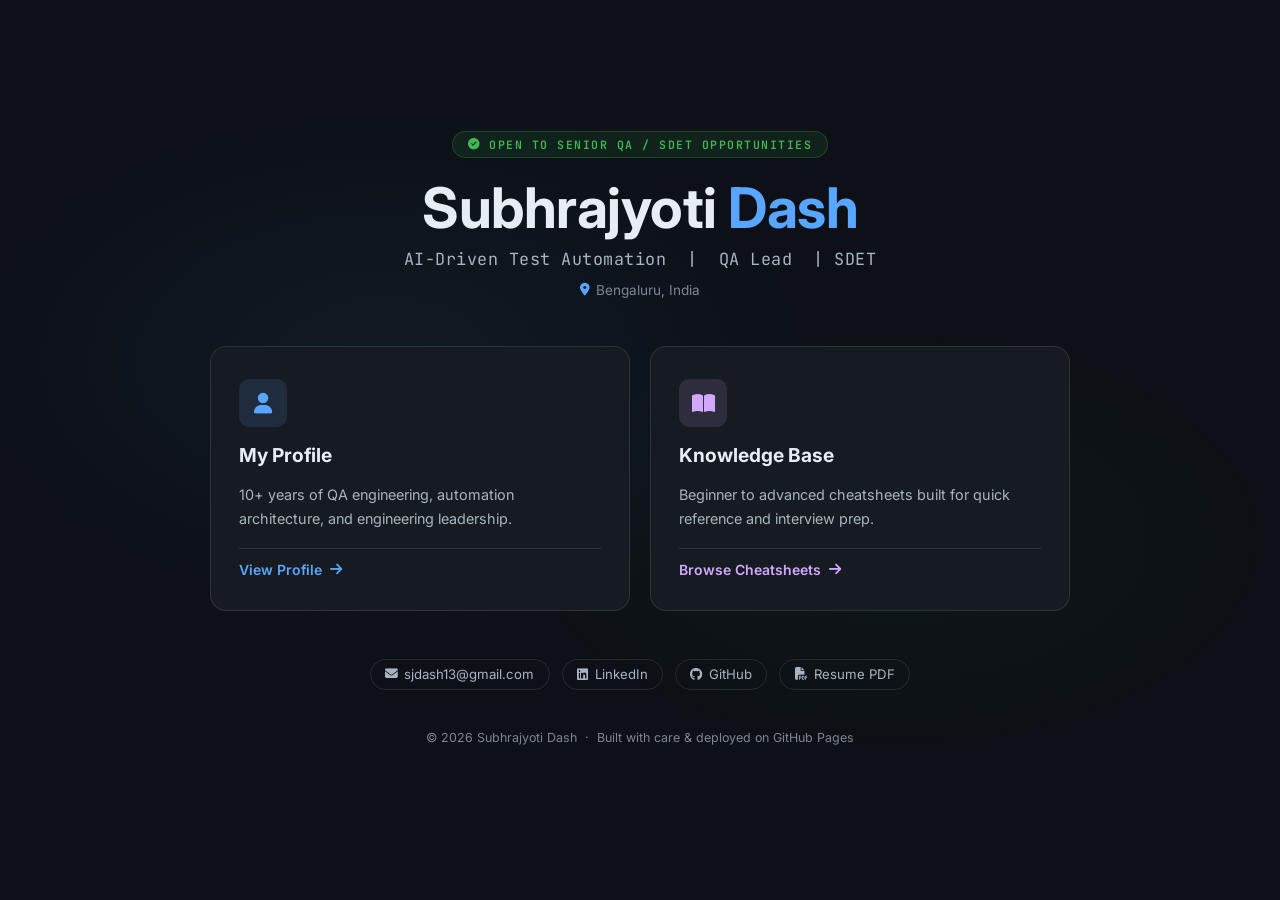
<file: index.html>
<!DOCTYPE html>
<html lang="en">
<head>
  <meta charset="UTF-8" />
  <meta name="viewport" content="width=device-width, initial-scale=1.0" />
  <title>Subhrajyoti Dash</title>
  <link rel="icon" href="data:image/svg+xml,<svg xmlns=%22http://www.w3.org/2000/svg%22 viewBox=%220 0 100 100%22><text y=%22.9em%22 font-size=%2290%22>🤖</text></svg>" />
  <link rel="preconnect" href="https://fonts.googleapis.com" />
  <link rel="preconnect" href="https://fonts.gstatic.com" crossorigin />
  <link href="https://fonts.googleapis.com/css2?family=Inter:wght@300;400;500;600;700&family=JetBrains+Mono:wght@400;500&display=swap" rel="stylesheet" />
  <link rel="stylesheet" href="https://cdnjs.cloudflare.com/ajax/libs/font-awesome/6.5.0/css/all.min.css" />
  <style>
    *, *::before, *::after { box-sizing: border-box; margin: 0; padding: 0; }
    html { font-size: 16px; }
    body {
      font-family: 'Inter', sans-serif;
      background: #0d1117;
      color: #e6edf3;
      min-height: 100vh;
      display: flex;
      flex-direction: column;
      align-items: center;
      justify-content: center;
      padding: 2rem 1.5rem;
      overflow-x: hidden;
      position: relative;
    }
    a { text-decoration: none; color: inherit; }

    :root {
      --bg:          #0d1117;
      --bg-card:     #161b22;
      --border:      rgba(255,255,255,0.10);
      --accent:      #58a6ff;
      --accent2:     #3fb950;
      --accent-glow: rgba(88,166,255,0.12);
      --text:        #e6edf3;
      --text-muted:  #a8b4bf;
      --text-dim:    #7d8590;
      --radius:      16px;
      --radius-sm:   10px;
      --transition:  0.25s ease;
    }

    /* Background glow */
    .bg-glow {
      position: fixed;
      inset: 0;
      background:
        radial-gradient(ellipse 60% 50% at 30% 40%, rgba(88,166,255,0.06) 0%, transparent 60%),
        radial-gradient(ellipse 50% 40% at 70% 60%, rgba(63,185,80,0.04) 0%, transparent 60%);
      pointer-events: none;
      z-index: 0;
    }

    .portal-wrap {
      position: relative;
      z-index: 1;
      width: 100%;
      max-width: 860px;
      display: flex;
      flex-direction: column;
      align-items: center;
      gap: 3rem;
    }

    /* ── Identity ── */
    .identity {
      text-align: center;
    }
    .identity-badge {
      display: inline-flex;
      align-items: center;
      gap: 0.5rem;
      background: rgba(63,185,80,0.10);
      border: 1px solid rgba(63,185,80,0.25);
      color: #3fb950;
      font-size: 0.72rem;
      font-weight: 600;
      letter-spacing: 1.5px;
      text-transform: uppercase;
      padding: 0.3rem 0.9rem;
      border-radius: 100px;
      margin-bottom: 1.25rem;
      font-family: 'JetBrains Mono', monospace;
    }
    .identity h1 {
      font-size: clamp(2rem, 6vw, 3.5rem);
      font-weight: 700;
      color: var(--text);
      letter-spacing: -0.5px;
      line-height: 1.1;
      margin-bottom: 0.5rem;
    }
    .identity h1 span { color: var(--accent); }
    .identity-role {
      font-size: clamp(0.9rem, 2vw, 1.05rem);
      color: var(--text-muted);
      font-family: 'JetBrains Mono', monospace;
      letter-spacing: 0.5px;
      margin-bottom: 0.5rem;
    }
    .identity-location {
      font-size: 0.85rem;
      color: var(--text-dim);
      display: inline-flex;
      align-items: center;
      gap: 0.4rem;
    }
    .identity-location i { color: var(--accent); font-size: 0.8rem; }

    /* ── Portal Cards ── */
    .portal-grid {
      display: grid;
      grid-template-columns: 1fr 1fr;
      gap: 1.25rem;
      width: 100%;
    }
    .portal-card {
      background: var(--bg-card);
      border: 1px solid var(--border);
      border-radius: var(--radius);
      padding: 2rem 1.75rem;
      display: flex;
      flex-direction: column;
      gap: 1rem;
      transition: border-color var(--transition), box-shadow var(--transition);
      position: relative;
      overflow: hidden;
    }
    .portal-card::before {
      content: '';
      position: absolute;
      top: 0; left: 0; right: 0;
      height: 3px;
      border-radius: var(--radius) var(--radius) 0 0;
      opacity: 0;
      transition: opacity var(--transition);
    }
    .portal-card:hover {
      border-color: var(--accent);
      box-shadow: 0 8px 32px rgba(88,166,255,0.10);
    }
    .portal-card:hover::before { opacity: 1; }

    .card-profile::before  { background: linear-gradient(90deg, #58a6ff, #3fb950); }
    .card-knowledge::before { background: linear-gradient(90deg, #d2a8ff, #58a6ff); }

    .portal-card-icon {
      width: 3rem;
      height: 3rem;
      border-radius: var(--radius-sm);
      display: flex;
      align-items: center;
      justify-content: center;
      font-size: 1.3rem;
    }
    .card-profile .portal-card-icon {
      background: rgba(88,166,255,0.12);
      color: var(--accent);
    }
    .card-knowledge .portal-card-icon {
      background: rgba(210,168,255,0.12);
      color: #d2a8ff;
    }

    .portal-card-title {
      font-size: 1.2rem;
      font-weight: 700;
      color: var(--text);
    }
    .portal-card-desc {
      font-size: 0.9rem;
      color: var(--text-muted);
      line-height: 1.7;
      flex: 1;
    }
    .portal-card-items {
      display: flex;
      flex-direction: column;
      gap: 0.35rem;
    }
    .portal-card-item {
      display: flex;
      align-items: center;
      gap: 0.5rem;
      font-size: 0.825rem;
      color: var(--text-dim);
    }
    .portal-card-item i {
      font-size: 0.75rem;
      color: var(--accent);
      width: 0.9rem;
      text-align: center;
    }
    .card-knowledge .portal-card-item i { color: #d2a8ff; }

    .portal-card-cta {
      display: inline-flex;
      align-items: center;
      gap: 0.5rem;
      font-size: 0.875rem;
      font-weight: 600;
      color: var(--accent);
      padding-top: 0.75rem;
      border-top: 1px solid var(--border);
      margin-top: auto;
      transition: gap var(--transition);
    }
    .card-knowledge .portal-card-cta { color: #d2a8ff; }
    .portal-card:hover .portal-card-cta { gap: 0.8rem; }

    /* ── Quick links ── */
    .quick-links {
      display: flex;
      gap: 0.75rem;
      flex-wrap: wrap;
      justify-content: center;
    }
    .quick-link {
      display: inline-flex;
      align-items: center;
      gap: 0.4rem;
      font-size: 0.825rem;
      color: var(--text-muted);
      padding: 0.4rem 0.9rem;
      border-radius: 100px;
      border: 1px solid var(--border);
      transition: color var(--transition), border-color var(--transition), background var(--transition);
    }
    .quick-link:hover {
      color: var(--accent);
      border-color: var(--accent);
      background: var(--accent-glow);
    }
    .quick-link i { font-size: 0.8rem; }

    /* ── Footer ── */
    footer {
      position: relative;
      z-index: 1;
      text-align: center;
      padding: 1.5rem;
      font-size: 0.78rem;
      color: var(--text-dim);
      margin-top: 1rem;
    }

    /* ── Responsive ── */
    @media (max-width: 600px) {
      .portal-grid { grid-template-columns: 1fr; }
      .portal-card { padding: 1.5rem 1.25rem; }
      body { justify-content: flex-start; padding-top: 3rem; }
    }
  </style>
</head>
<body>

  <div class="bg-glow"></div>

  <div class="portal-wrap">

    <!-- Identity -->
    <div class="identity">
      <div class="identity-badge">
        <i class="fas fa-circle-check"></i> Open to Senior QA / SDET Opportunities
      </div>
      <h1>Subhrajyoti <span>Dash</span></h1>
      <p class="identity-role">AI-Driven Test Automation &nbsp;|&nbsp; QA Lead &nbsp;|&nbsp;SDET </p>
      <p class="identity-location"><i class="fas fa-location-dot"></i> Bengaluru, India</p>
    </div>

    <!-- Portal cards -->
    <div class="portal-grid">

      <a href="cv/index.html" class="portal-card card-profile" data-config="pages.myProfile">
        <div class="portal-card-icon"><i class="fas fa-user"></i></div>
        <div class="portal-card-title">My Profile</div>
        <div class="portal-card-desc">10+ years of QA engineering, automation architecture, and engineering leadership.</div>
        <span class="portal-card-cta">View Profile <i class="fas fa-arrow-right"></i></span>
      </a>

      <a href="knowledge/index.html" class="portal-card card-knowledge" data-config="pages.knowledgeBase">
        <div class="portal-card-icon"><i class="fas fa-book-open"></i></div>
        <div class="portal-card-title">Knowledge Base</div>
        <div class="portal-card-desc">Beginner to advanced cheatsheets built for quick reference and interview prep.</div>
        <span class="portal-card-cta">Browse Cheatsheets <i class="fas fa-arrow-right"></i></span>
      </a>

    </div>

    <!-- Quick links -->
    <div class="quick-links">
      <a href="mailto:sjdash13@gmail.com" class="quick-link" data-config="quickLinks.email"><i class="fas fa-envelope"></i> sjdash13@gmail.com</a>
      <a href="https://linkedin.com/in/subhrajyotidash" target="_blank" rel="noopener" class="quick-link" data-config="quickLinks.linkedin"><i class="fab fa-linkedin"></i> LinkedIn</a>
      <a href="https://github.com/dashmation" target="_blank" rel="noopener" class="quick-link" data-config="quickLinks.github"><i class="fab fa-github"></i> GitHub</a>
      <a href="assets/Subhrajyoti_Dash_GenAI-SDET.pdf" target="_blank" class="quick-link" data-config="quickLinks.resume"><i class="fas fa-file-pdf"></i> Resume PDF</a>
    </div>

  </div>

  <footer>
    &copy; 2026 Subhrajyoti Dash &nbsp;·&nbsp; Built with care & deployed on GitHub Pages
  </footer>

  <script src="site.config.js"></script>
  <script>
    /* Apply site.config.js toggles — hide any element whose config key is false */
    (function () {
      var cfg = window.SITE_CONFIG || {};
      function get(path) {
        return path.split('.').reduce(function (o, k) {
          return o && o[k] !== undefined ? o[k] : true; /* default ON */
        }, cfg);
      }
      document.querySelectorAll('[data-config]').forEach(function (el) {
        if (get(el.dataset.config) === false) {
          el.style.display = 'none';
        }
      });
    })();
  </script>

</body>
</html>
</file>
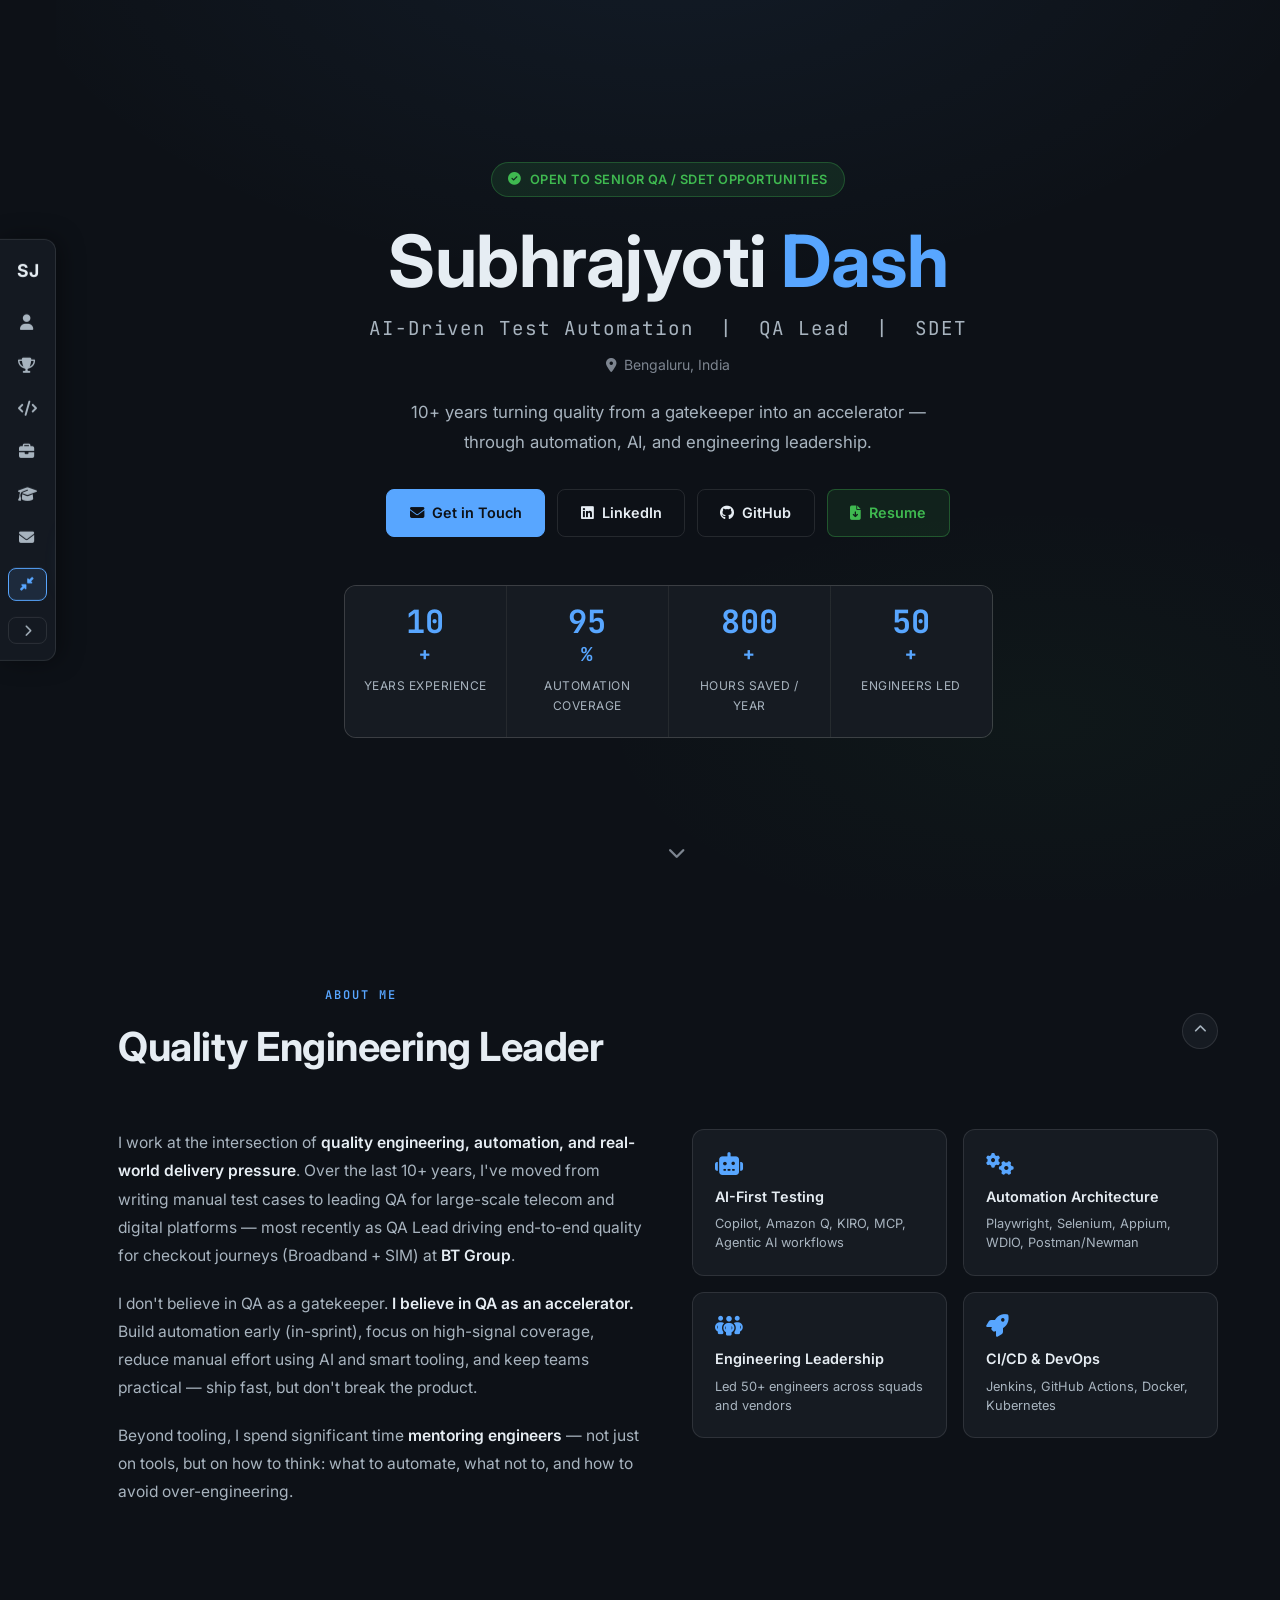
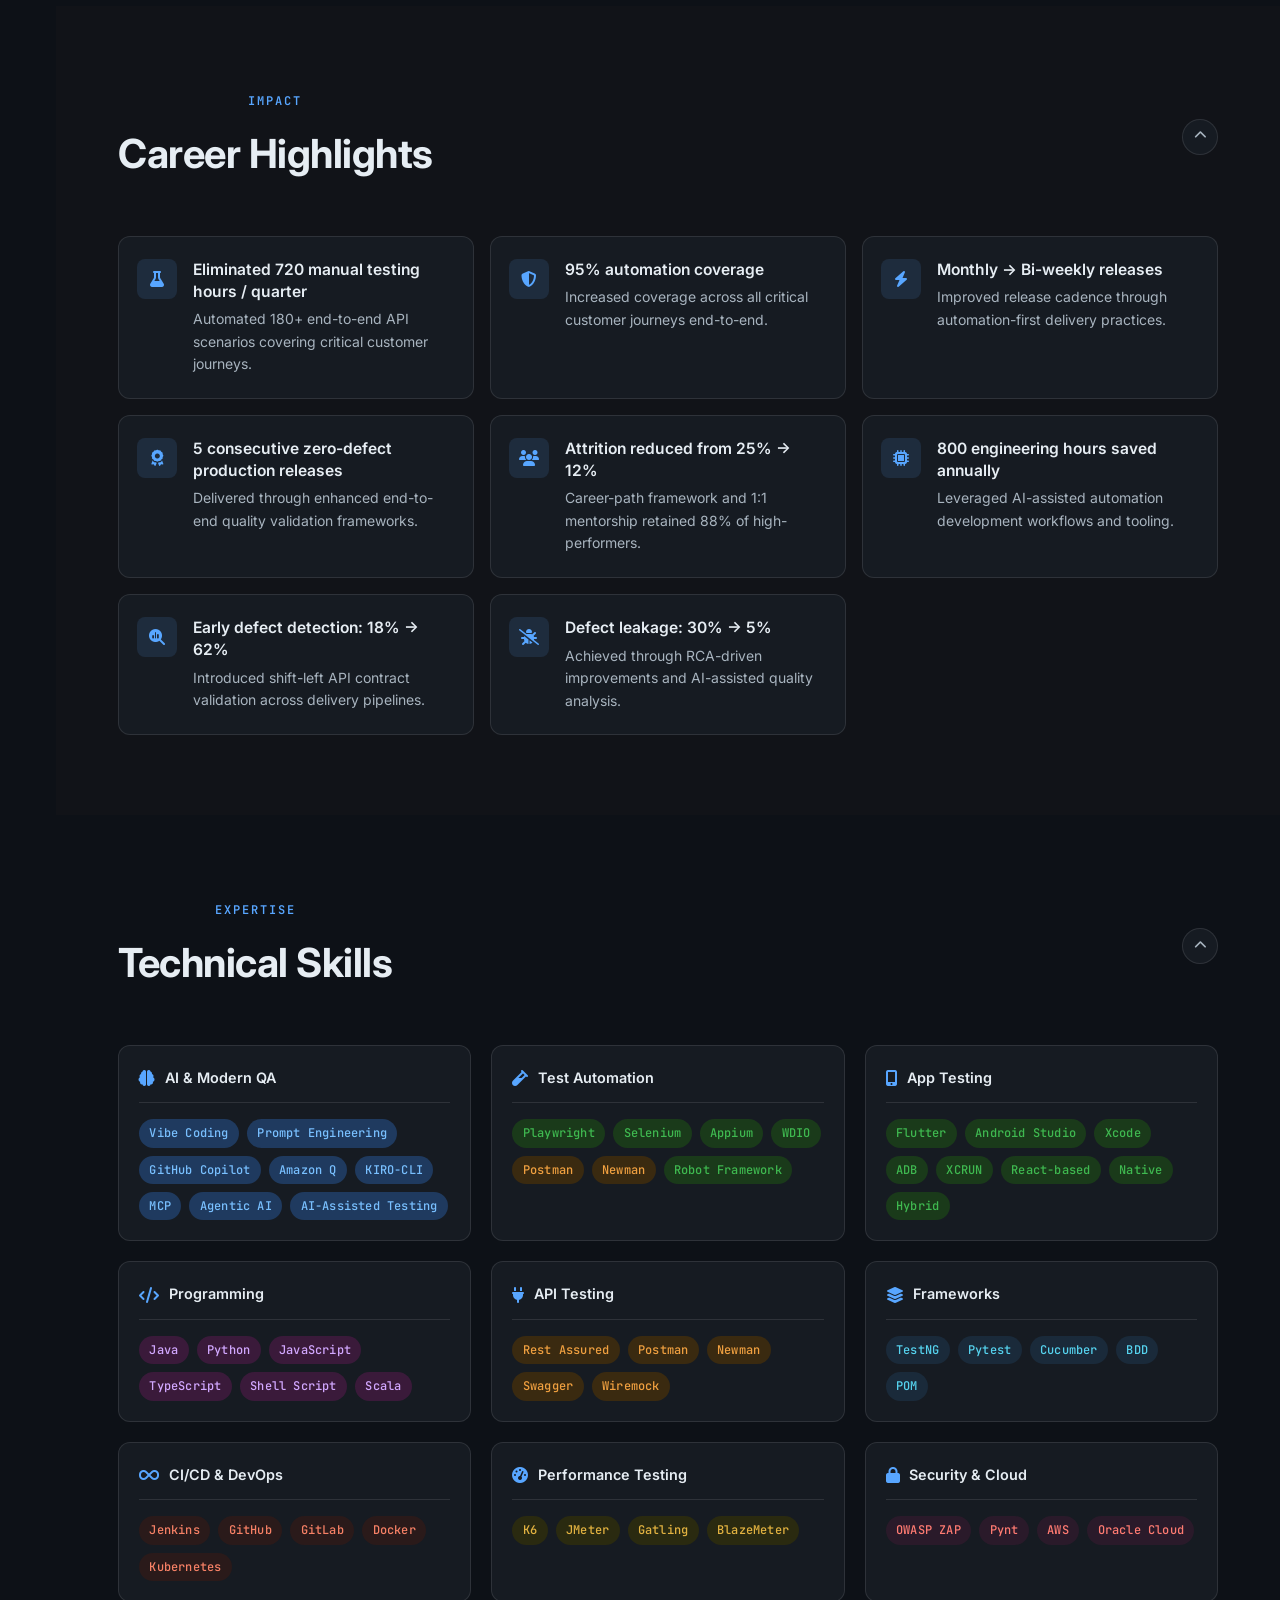
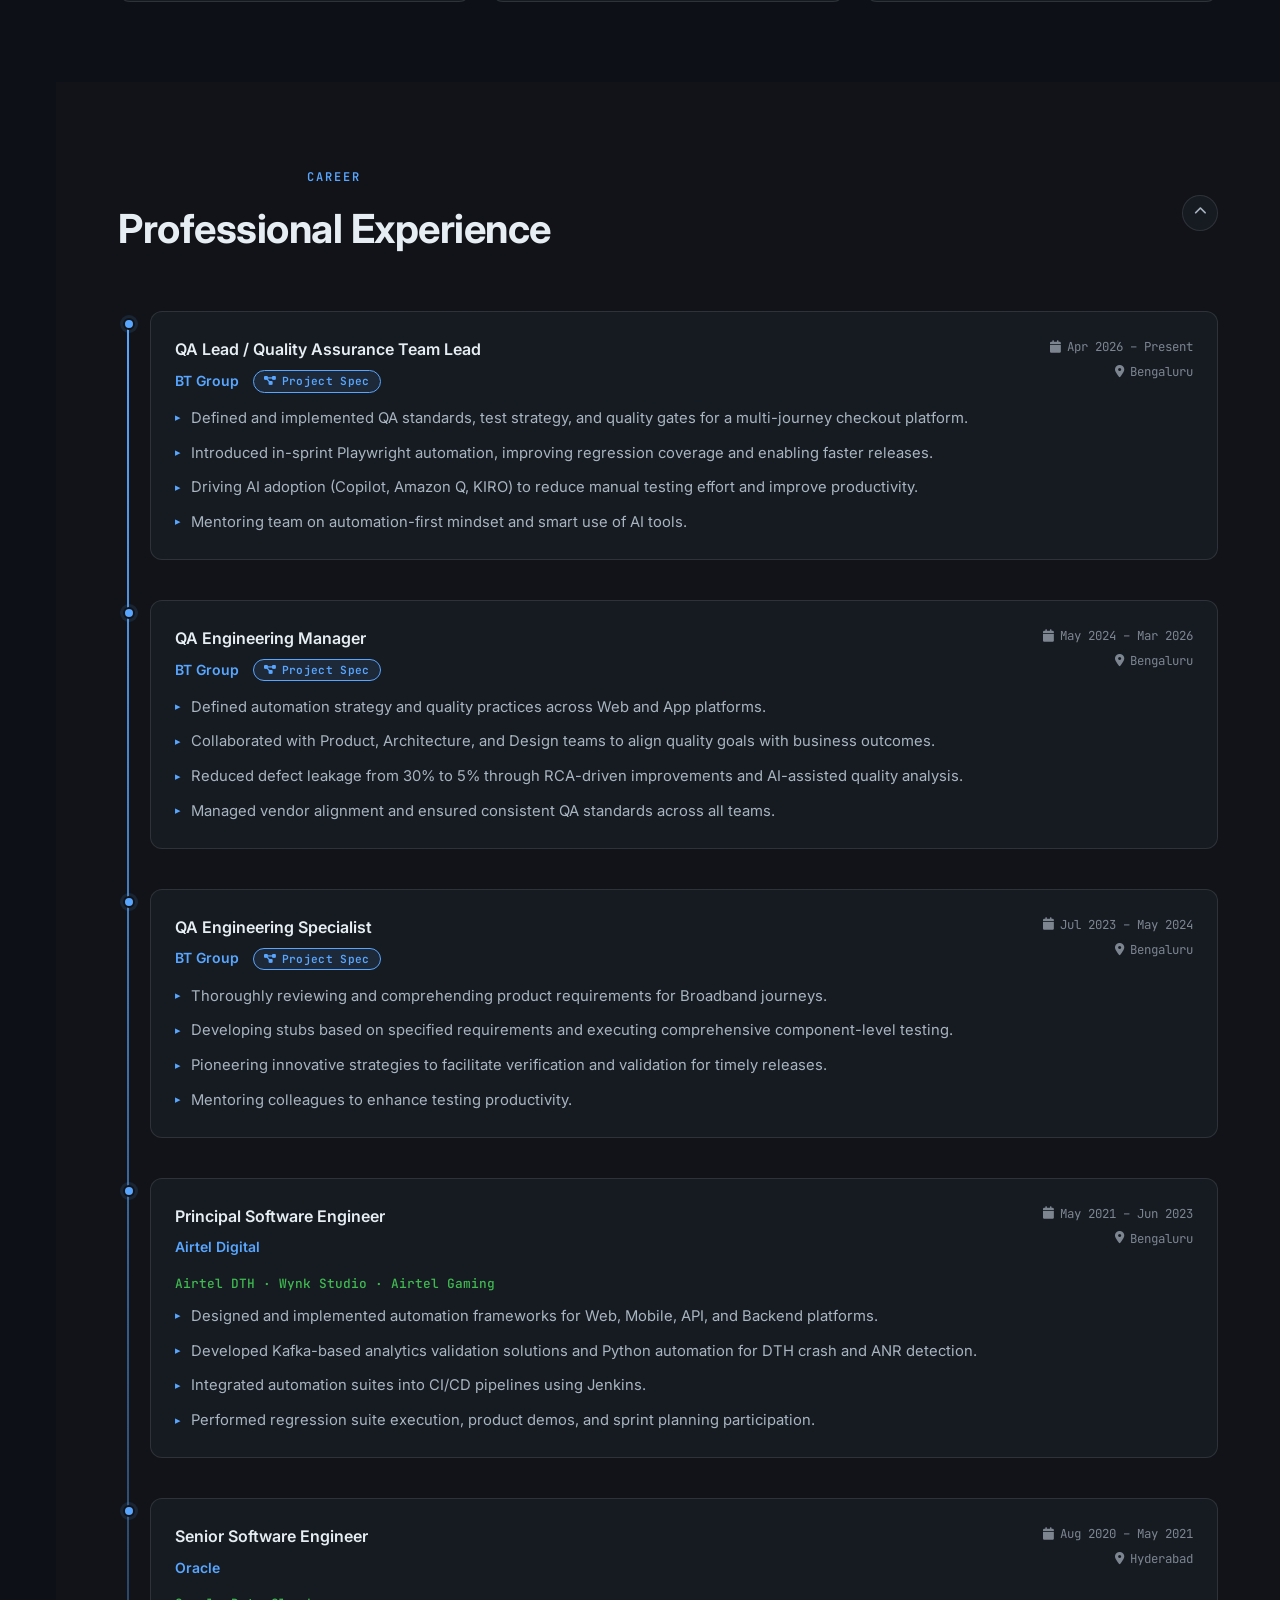
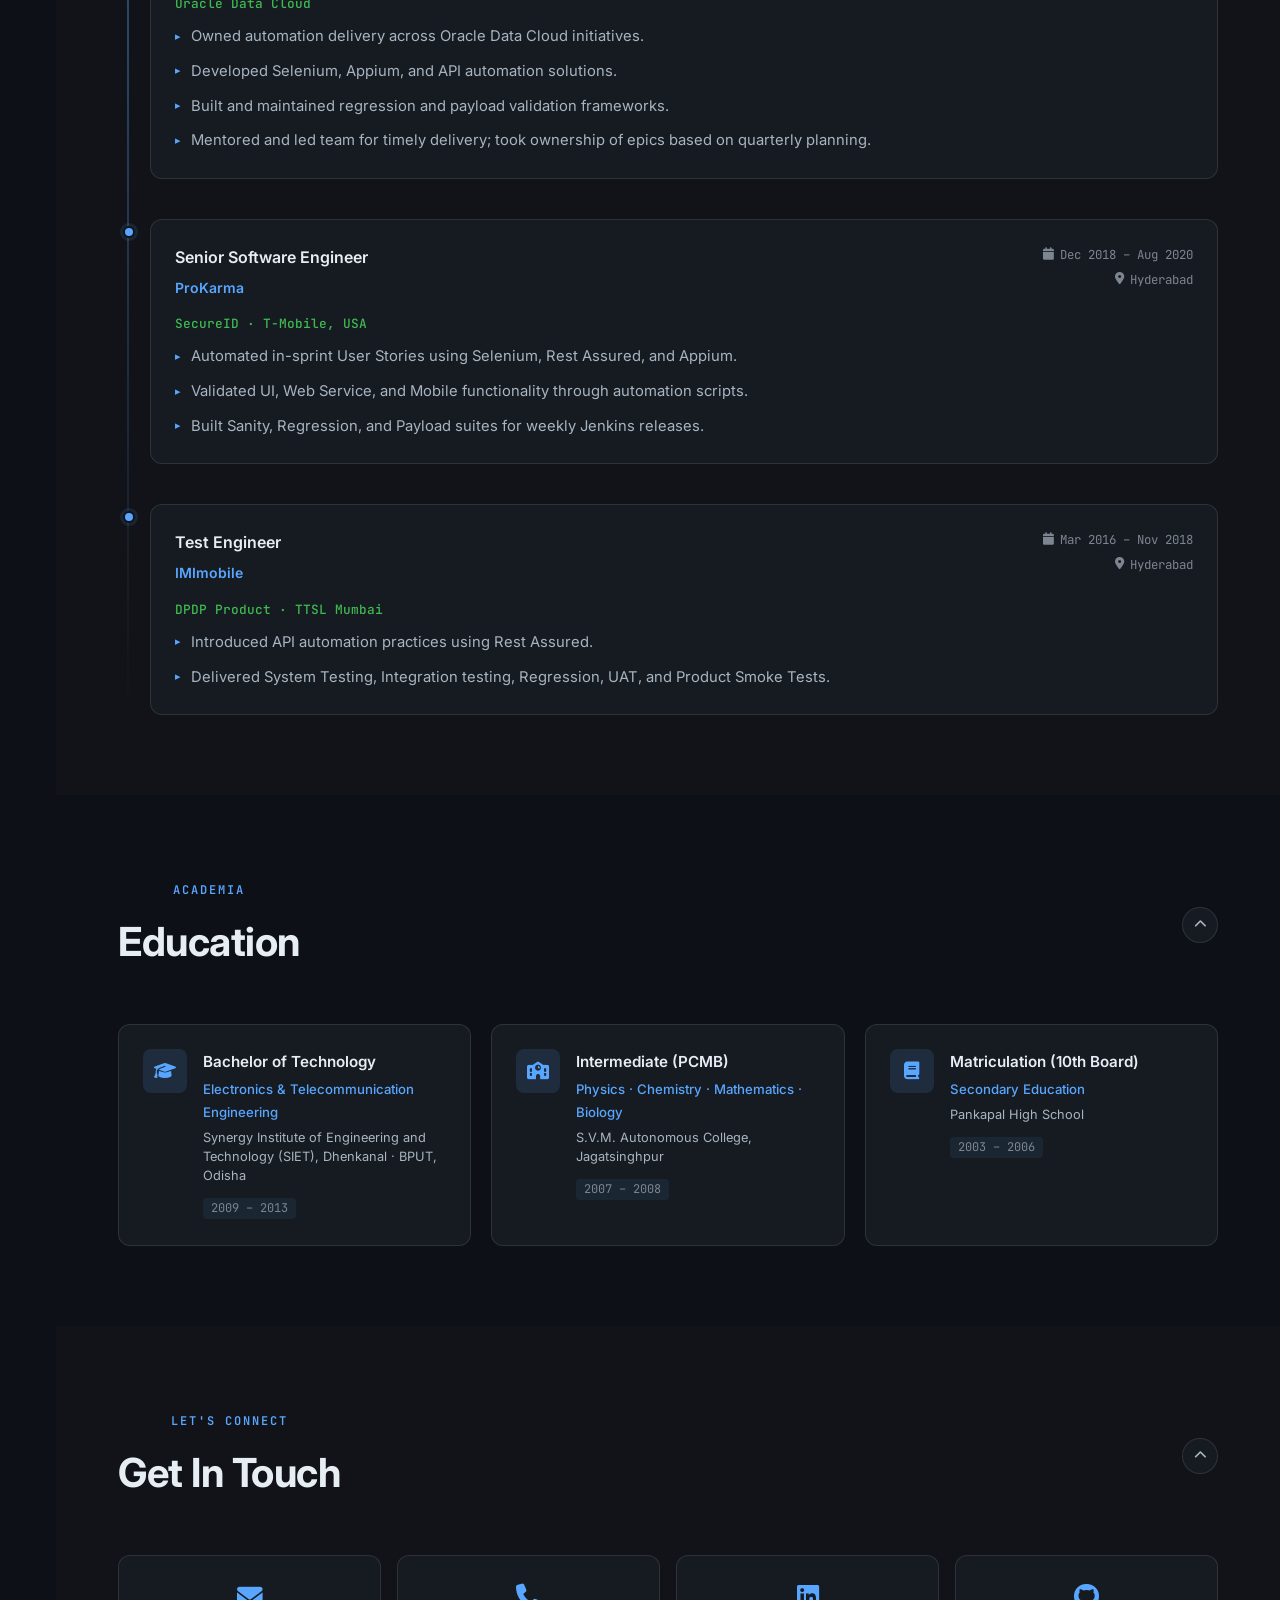
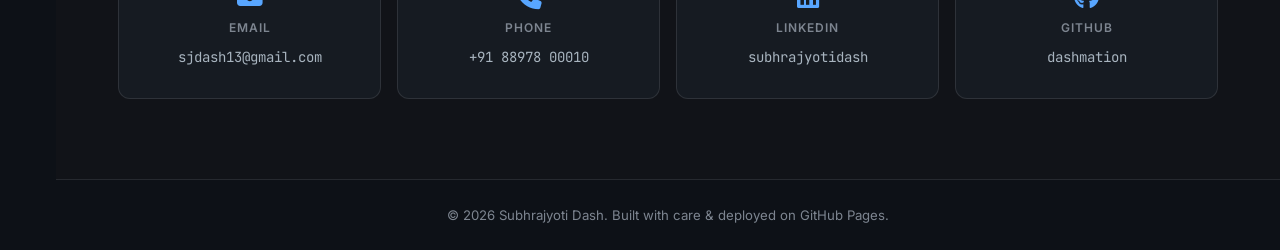
<file: cv/index.html>
<!DOCTYPE html>
<html lang="en">
<head>
  <meta charset="UTF-8" />
  <meta name="viewport" content="width=device-width, initial-scale=1.0" />
  <title>Curriculum Vitae</title>
  <link rel="icon" href="data:image/svg+xml,<svg xmlns=%22http://www.w3.org/2000/svg%22 viewBox=%220 0 100 100%22><text y=%22.9em%22 font-size=%2290%22>🤖</text></svg>" />
  <link rel="stylesheet" href="styles.css" />
  <link rel="preconnect" href="https://fonts.googleapis.com" />
  <link rel="preconnect" href="https://fonts.gstatic.com" crossorigin />
  <link href="https://fonts.googleapis.com/css2?family=Inter:wght@300;400;500;600;700&family=JetBrains+Mono:wght@400;500&display=swap" rel="stylesheet" />
  <link rel="stylesheet" href="https://cdnjs.cloudflare.com/ajax/libs/font-awesome/6.5.0/css/all.min.css" />
</head>
<body>

  <!-- Floating Left Sidebar -->
  <aside id="sidebar">
    <div class="sidebar-logo">
      <span class="logo-short">SJ</span>
      <span class="logo-full">Subhrajyoti</span>
    </div>
    <nav class="sidebar-nav">
      <a href="#about"       class="sidebar-link" data-section="about"       data-config="cvSections.about">
        <i class="fas fa-user"></i><span>About</span>
      </a>
      <a href="#highlights"  class="sidebar-link" data-section="highlights"  data-config="cvSections.highlights">
        <i class="fas fa-trophy"></i><span>Highlights</span>
      </a>
      <a href="#skills"      class="sidebar-link" data-section="skills"      data-config="cvSections.skills">
        <i class="fas fa-code"></i><span>Skills</span>
      </a>
      <a href="#experience"  class="sidebar-link" data-section="experience"  data-config="cvSections.experience">
        <i class="fas fa-briefcase"></i><span>Experience</span>
      </a>
      <a href="#education"   class="sidebar-link" data-section="education"   data-config="cvSections.education">
        <i class="fas fa-graduation-cap"></i><span>Education</span>
      </a>
      <a href="#contact"     class="sidebar-link" data-section="contact"     data-config="cvSections.contact">
        <i class="fas fa-envelope"></i><span>Contact</span>
      </a>
    </nav>
    <button id="collapseAllBtn" aria-label="Collapse all sections" title="Collapse / Expand all">
      <i class="fas fa-compress-alt"></i><span>Collapse All</span>
    </button>
    <div id="collapseHint">
      <span>Collapse or expand all sections in one click</span>
      <button id="collapseHintDismiss" aria-label="Dismiss hint"><i class="fas fa-xmark"></i></button>
    </div>
    <button id="sidebarToggle" aria-label="Toggle sidebar">
      <i class="fas fa-chevron-right"></i>
    </button>
  </aside>

  <!-- Navigation -->
  <nav id="navbar">
    <div class="nav-container">
      <span class="nav-logo">SJ<span class="dot">.</span></span>
      <ul class="nav-links">
        <li><a href="#about">About</a></li>
        <li><a href="#highlights">Highlights</a></li>
        <li><a href="#skills">Skills</a></li>
        <li><a href="#experience">Experience</a></li>
        <li><a href="#education">Education</a></li>
        <li><a href="#contact">Contact</a></li>
      </ul>
      <button class="nav-toggle" id="navToggle" aria-label="Toggle menu">
        <i class="fas fa-bars"></i>
      </button>
    </div>
  </nav>

  <!-- Hero Section -->
  <section id="hero">
    <div class="hero-bg"></div>
    <div class="hero-content">
      <div class="hero-badge hero-animate hero-animate-1">
        <i class="fas fa-circle-check"></i> Open to Senior QA / SDET Opportunities
      </div>
      <h1 class="hero-name hero-animate hero-animate-2">Subhrajyoti <span class="accent">Dash</span></h1>
      <p class="hero-title hero-animate hero-animate-3">AI-Driven Test Automation &nbsp;|&nbsp; QA Lead &nbsp;|&nbsp; SDET</p>
      <p class="hero-location hero-animate hero-animate-3"><i class="fas fa-location-dot"></i> Bengaluru, India</p>
      <p class="hero-tagline hero-animate hero-animate-4">10+ years turning quality from a gatekeeper into an accelerator —<br/>through automation, AI, and engineering leadership.</p>
      <div class="hero-cta hero-animate hero-animate-5">
        <a href="mailto:sjdash13@gmail.com" class="btn btn-primary"><i class="fas fa-envelope"></i> Get in Touch</a>
        <a href="https://linkedin.com/in/subhrajyotidash" target="_blank" rel="noopener" class="btn btn-outline"><i class="fab fa-linkedin"></i> LinkedIn</a>
        <a href="https://github.com/dashmation" target="_blank" rel="noopener" class="btn btn-outline"><i class="fab fa-github"></i> GitHub</a>
        <a href="../assets/Subhrajyoti_Dash_GenAI-SDET.pdf" target="_blank" rel="noopener" class="btn btn-resume"><i class="fas fa-file-arrow-down"></i> Resume</a>
      </div>
      <div class="hero-stats hero-animate hero-animate-6">
        <div class="stat">
          <span class="stat-number" data-target="10">0</span><span class="stat-suffix">+</span>
          <span class="stat-label">Years Experience</span>
        </div>
        <div class="stat">
          <span class="stat-number" data-target="95">0</span><span class="stat-suffix">%</span>
          <span class="stat-label">Automation Coverage</span>
        </div>
        <div class="stat">
          <span class="stat-number" data-target="800">0</span><span class="stat-suffix">+</span>
          <span class="stat-label">Hours Saved / Year</span>
        </div>
        <div class="stat">
          <span class="stat-number" data-target="50">0</span><span class="stat-suffix">+</span>
          <span class="stat-label">Engineers Led</span>
        </div>
      </div>
    </div>
    <a href="#about" class="scroll-down hero-animate hero-animate-7" aria-label="Scroll down"><i class="fas fa-chevron-down"></i></a>
  </section>

  <!-- About / Summary -->
  <section id="about" class="section collapsible-section" data-config="cvSections.about">
    <div class="container">
      <div class="section-header fade-in">
        <div class="section-title-row">
          <div>
            <span class="section-label">About Me</span>
            <h2>Quality Engineering Leader</h2>
          </div>
          <button class="collapse-btn" aria-expanded="true" aria-controls="about-body">
            <i class="fas fa-chevron-up"></i>
          </button>
        </div>
      </div>
      <div class="section-body" id="about-body">
      <div class="about-grid fade-in">
        <div class="about-text">
          <p>
            I work at the intersection of <strong>quality engineering, automation, and real-world delivery pressure</strong>. Over the last 10+ years, I've moved from writing manual test cases to leading QA for large-scale telecom and digital platforms — most recently as QA Lead driving end-to-end quality for checkout journeys (Broadband + SIM) at <strong>BT Group</strong>.
          </p>
          <p>
            I don't believe in QA as a gatekeeper. <strong>I believe in QA as an accelerator.</strong> Build automation early (in-sprint), focus on high-signal coverage, reduce manual effort using AI and smart tooling, and keep teams practical — ship fast, but don't break the product.
          </p>
          <p>
            Beyond tooling, I spend significant time <strong>mentoring engineers</strong> — not just on tools, but on how to think: what to automate, what not to, and how to avoid over-engineering.
          </p>
        </div>
        <div class="about-cards">
          <div class="about-card">
            <i class="fas fa-robot"></i>
            <h4>AI-First Testing</h4>
            <p>Copilot, Amazon Q, KIRO, MCP, Agentic AI workflows</p>
          </div>
          <div class="about-card">
            <i class="fas fa-gears"></i>
            <h4>Automation Architecture</h4>
            <p>Playwright, Selenium, Appium, WDIO, Postman/Newman</p>
          </div>
          <div class="about-card">
            <i class="fas fa-people-group"></i>
            <h4>Engineering Leadership</h4>
            <p>Led 50+ engineers across squads and vendors</p>
          </div>
          <div class="about-card">
            <i class="fas fa-rocket"></i>
            <h4>CI/CD & DevOps</h4>
            <p>Jenkins, GitHub Actions, Docker, Kubernetes</p>
          </div>
        </div>
      </div><!-- /.about-grid -->
      </div><!-- /.section-body -->
    </div><!-- /.container -->
  </section><!-- /#about -->
  <section id="highlights" class="section section-dark collapsible-section" data-config="cvSections.highlights">
    <div class="container">
      <div class="section-header fade-in">
        <div class="section-title-row">
          <div>
            <span class="section-label">Impact</span>
            <h2>Career Highlights</h2>
          </div>
          <button class="collapse-btn" aria-expanded="true" aria-controls="highlights-body">
            <i class="fas fa-chevron-up"></i>
          </button>
        </div>
      </div>
      <div class="section-body" id="highlights-body">
      <div class="highlights-grid fade-in">
        <div class="highlight-card" data-highlight="manual-hours" role="button" tabindex="0" aria-label="Read the story behind this highlight">
          <div class="highlight-icon"><i class="fas fa-flask"></i></div>
          <div class="highlight-body">
            <h4>Eliminated 720 manual testing hours / quarter</h4>
            <p>Automated 180+ end-to-end API scenarios covering critical customer journeys.</p>
          </div>
        </div>
        <div class="highlight-card" data-highlight="automation-coverage" role="button" tabindex="0" aria-label="Read the story behind this highlight">
          <div class="highlight-icon"><i class="fas fa-shield-halved"></i></div>
          <div class="highlight-body">
            <h4>95% automation coverage</h4>
            <p>Increased coverage across all critical customer journeys end-to-end.</p>
          </div>
        </div>
        <div class="highlight-card" data-highlight="release-cadence" role="button" tabindex="0" aria-label="Read the story behind this highlight">
          <div class="highlight-icon"><i class="fas fa-bolt"></i></div>
          <div class="highlight-body">
            <h4>Monthly → Bi-weekly releases</h4>
            <p>Improved release cadence through automation-first delivery practices.</p>
          </div>
        </div>
        <div class="highlight-card" data-highlight="zero-defect" role="button" tabindex="0" aria-label="Read the story behind this highlight">
          <div class="highlight-icon"><i class="fas fa-award"></i></div>
          <div class="highlight-body">
            <h4>5 consecutive zero-defect production releases</h4>
            <p>Delivered through enhanced end-to-end quality validation frameworks.</p>
          </div>
        </div>
        <div class="highlight-card" data-highlight="attrition" role="button" tabindex="0" aria-label="Read the story behind this highlight">
          <div class="highlight-icon"><i class="fas fa-users"></i></div>
          <div class="highlight-body">
            <h4>Attrition reduced from 25% → 12%</h4>
            <p>Career-path framework and 1:1 mentorship retained 88% of high-performers.</p>
          </div>
        </div>
        <div class="highlight-card" data-highlight="ai-hours-saved" role="button" tabindex="0" aria-label="Read the story behind this highlight">
          <div class="highlight-icon"><i class="fas fa-microchip"></i></div>
          <div class="highlight-body">
            <h4>800 engineering hours saved annually</h4>
            <p>Leveraged AI-assisted automation development workflows and tooling.</p>
          </div>
        </div>
        <div class="highlight-card" data-highlight="shift-left" role="button" tabindex="0" aria-label="Read the story behind this highlight">
          <div class="highlight-icon"><i class="fas fa-magnifying-glass-chart"></i></div>
          <div class="highlight-body">
            <h4>Early defect detection: 18% → 62%</h4>
            <p>Introduced shift-left API contract validation across delivery pipelines.</p>
          </div>
        </div>
        <div class="highlight-card" data-highlight="defect-leakage" role="button" tabindex="0" aria-label="Read the story behind this highlight">
          <div class="highlight-icon"><i class="fas fa-bug-slash"></i></div>
          <div class="highlight-body">
            <h4>Defect leakage: 30% → 5%</h4>
            <p>Achieved through RCA-driven improvements and AI-assisted quality analysis.</p>
          </div>
        </div>
      </div>
      </div><!-- /.section-body -->
    </div><!-- /.container -->
  </section><!-- /#highlights -->

  <!-- Technical Skills -->
  <section id="skills" class="section collapsible-section" data-config="cvSections.skills">
    <div class="container">
      <div class="section-header fade-in">
        <div class="section-title-row">
          <div>
            <span class="section-label">Expertise</span>
            <h2>Technical Skills</h2>
          </div>
          <button class="collapse-btn" aria-expanded="true" aria-controls="skills-body">
            <i class="fas fa-chevron-up"></i>
          </button>
        </div>
      </div>
      <div class="section-body" id="skills-body">
      <div class="skills-grid fade-in">

        <div class="skill-group">
          <div class="skill-group-header">
            <i class="fas fa-brain"></i>
            <h3>AI &amp; Modern QA</h3>
          </div>
          <div class="skill-tags">
            <span class="tag tag-ai">Vibe Coding</span>
            <span class="tag tag-ai">Prompt Engineering</span>
            <span class="tag tag-ai">GitHub Copilot</span>
            <span class="tag tag-ai">Amazon Q</span>
            <span class="tag tag-ai">KIRO-CLI</span>
            <span class="tag tag-ai">MCP</span>
            <span class="tag tag-ai">Agentic AI</span>
            <span class="tag tag-ai">AI-Assisted Testing</span>
          </div>
        </div>

        <div class="skill-group">
          <div class="skill-group-header">
            <i class="fas fa-vial"></i>
            <h3>Test Automation</h3>
          </div>
          <div class="skill-tags">
            <span class="tag tag-auto">Playwright</span>
            <span class="tag tag-auto">Selenium</span>
            <span class="tag tag-auto">Appium</span>
            <span class="tag tag-auto">WDIO</span>
            <span class="tag tag-api">Postman</span>
            <span class="tag tag-api">Newman</span>
            <span class="tag tag-auto">Robot Framework</span>
          </div>
        </div>

        <div class="skill-group">
          <div class="skill-group-header">
            <i class="fas fa-mobile-screen-button"></i>
            <h3>App Testing</h3>
          </div>
          <div class="skill-tags">
            <span class="tag tag-auto">Flutter</span>
            <span class="tag tag-auto">Android Studio</span>
            <span class="tag tag-auto">Xcode</span>
            <span class="tag tag-auto">ADB</span>
            <span class="tag tag-auto">XCRUN</span>
            <span class="tag tag-auto">React-based</span>
            <span class="tag tag-auto">Native</span>
            <span class="tag tag-auto">Hybrid</span>
          </div>
        </div>

        <div class="skill-group">
          <div class="skill-group-header">
            <i class="fas fa-code"></i>
            <h3>Programming</h3>
          </div>
          <div class="skill-tags">
            <span class="tag tag-lang">Java</span>
            <span class="tag tag-lang">Python</span>
            <span class="tag tag-lang">JavaScript</span>
            <span class="tag tag-lang">TypeScript</span>
            <span class="tag tag-lang">Shell Script</span>
            <span class="tag tag-lang">Scala</span>
          </div>
        </div>

        <div class="skill-group">
          <div class="skill-group-header">
            <i class="fas fa-plug"></i>
            <h3>API Testing</h3>
          </div>
          <div class="skill-tags">
            <span class="tag tag-api">Rest Assured</span>
            <span class="tag tag-api">Postman</span>
            <span class="tag tag-api">Newman</span>
            <span class="tag tag-api">Swagger</span>
            <span class="tag tag-api">Wiremock</span>
          </div>
        </div>

        <div class="skill-group">
          <div class="skill-group-header">
            <i class="fas fa-layer-group"></i>
            <h3>Frameworks</h3>
          </div>
          <div class="skill-tags">
            <span class="tag tag-fw">TestNG</span>
            <span class="tag tag-fw">Pytest</span>
            <span class="tag tag-fw">Cucumber</span>
            <span class="tag tag-fw">BDD</span>
            <span class="tag tag-fw">POM</span>
          </div>
        </div>

        <div class="skill-group">
          <div class="skill-group-header">
            <i class="fas fa-infinity"></i>
            <h3>CI/CD &amp; DevOps</h3>
          </div>
          <div class="skill-tags">
            <span class="tag tag-cicd">Jenkins</span>
            <span class="tag tag-cicd">GitHub</span>
            <span class="tag tag-cicd">GitLab</span>
            <span class="tag tag-cicd">Docker</span>
            <span class="tag tag-cicd">Kubernetes</span>
          </div>
        </div>

        <div class="skill-group">
          <div class="skill-group-header">
            <i class="fas fa-gauge-high"></i>
            <h3>Performance Testing</h3>
          </div>
          <div class="skill-tags">
            <span class="tag tag-perf">K6</span>
            <span class="tag tag-perf">JMeter</span>
            <span class="tag tag-perf">Gatling</span>
            <span class="tag tag-perf">BlazeMeter</span>
          </div>
        </div>

        <div class="skill-group">
          <div class="skill-group-header">
            <i class="fas fa-lock"></i>
            <h3>Security &amp; Cloud</h3>
          </div>
          <div class="skill-tags">
            <span class="tag tag-sec">OWASP ZAP</span>
            <span class="tag tag-sec">Pynt</span>
            <span class="tag tag-sec">AWS</span>
            <span class="tag tag-sec">Oracle Cloud</span>
          </div>
        </div>

      </div>
      </div><!-- /.section-body -->
    </div><!-- /.container -->
  </section><!-- /#skills -->

  <!-- Professional Experience -->
  <section id="experience" class="section section-dark collapsible-section" data-config="cvSections.experience">
    <div class="container">
      <div class="section-header fade-in">
        <div class="section-title-row">
          <div>
            <span class="section-label">Career</span>
            <h2>Professional Experience</h2>
          </div>
          <button class="collapse-btn" aria-expanded="true" aria-controls="experience-body">
            <i class="fas fa-chevron-up"></i>
          </button>
        </div>
      </div>
      <div class="section-body" id="experience-body">

      <div class="timeline fade-in">

        <!-- BT Group -->
        <div class="timeline-item">
          <div class="timeline-marker timeline-marker--current"></div>
          <div class="timeline-content" data-project="one-checkout">
            <div class="timeline-header">
              <div>
                <h3 class="timeline-role">QA Lead / Quality Assurance Team Lead</h3>
                <span class="timeline-company">BT Group</span>
                <button class="proj-chip" aria-label="View project spec"><i class="fas fa-diagram-project"></i> Project Spec</button>
              </div>
              <div class="timeline-meta">
                <span class="timeline-period"><i class="fas fa-calendar"></i> Apr 2026 – Present</span>
                <span class="timeline-location"><i class="fas fa-location-dot"></i> Bengaluru</span>
              </div>
            </div>
            <ul class="timeline-bullets">
              <li>Defined and implemented QA standards, test strategy, and quality gates for a multi-journey checkout platform.</li>
              <li>Introduced in-sprint Playwright automation, improving regression coverage and enabling faster releases.</li>
              <li>Driving AI adoption (Copilot, Amazon Q, KIRO) to reduce manual testing effort and improve productivity.</li>
              <li>Mentoring team on automation-first mindset and smart use of AI tools.</li>
            </ul>
          </div>
        </div>

        <!-- BT Group - QA Engineering Manager -->
        <div class="timeline-item">
          <div class="timeline-marker"></div>
          <div class="timeline-content" data-project="digital-sales-manager">
            <div class="timeline-header">
              <div>
                <h3 class="timeline-role">QA Engineering Manager</h3>
                <span class="timeline-company">BT Group</span>
                <button class="proj-chip" aria-label="View project spec"><i class="fas fa-diagram-project"></i> Project Spec</button>
              </div>
              <div class="timeline-meta">
                <span class="timeline-period"><i class="fas fa-calendar"></i> May 2024 – Mar 2026</span>
                <span class="timeline-location"><i class="fas fa-location-dot"></i> Bengaluru</span>
              </div>
            </div>
            <ul class="timeline-bullets">
              <li>Defined automation strategy and quality practices across Web and App platforms.</li>
              <li>Collaborated with Product, Architecture, and Design teams to align quality goals with business outcomes.</li>
              <li>Reduced defect leakage from 30% to 5% through RCA-driven improvements and AI-assisted quality analysis.</li>
              <li>Managed vendor alignment and ensured consistent QA standards across all teams.</li>
            </ul>
          </div>
        </div>

        <!-- BT Group - Engineering Specialist -->
        <div class="timeline-item">
          <div class="timeline-marker"></div>
          <div class="timeline-content" data-project="digital-sales-specialist">
            <div class="timeline-header">
              <div>
                <h3 class="timeline-role">QA Engineering Specialist</h3>
                <span class="timeline-company">BT Group</span>
                <button class="proj-chip" aria-label="View project spec"><i class="fas fa-diagram-project"></i> Project Spec</button>
              </div>
              <div class="timeline-meta">
                <span class="timeline-period"><i class="fas fa-calendar"></i> Jul 2023 – May 2024</span>
                <span class="timeline-location"><i class="fas fa-location-dot"></i> Bengaluru</span>
              </div>
            </div>
            <ul class="timeline-bullets">
              <li>Thoroughly reviewing and comprehending product requirements for Broadband journeys.</li>
              <li>Developing stubs based on specified requirements and executing comprehensive component-level testing.</li>
              <li>Pioneering innovative strategies to facilitate verification and validation for timely releases.</li>
              <li>Mentoring colleagues to enhance testing productivity.</li>
            </ul>
          </div>
        </div>

        <!-- Airtel -->
        <div class="timeline-item">
          <div class="timeline-marker"></div>
          <div class="timeline-content">
            <div class="timeline-header">
              <div>
                <h3 class="timeline-role">Principal Software Engineer</h3>
                <span class="timeline-company">Airtel Digital</span>
              </div>
              <div class="timeline-meta">
                <span class="timeline-period"><i class="fas fa-calendar"></i> May 2021 – Jun 2023</span>
                <span class="timeline-location"><i class="fas fa-location-dot"></i> Bengaluru</span>
              </div>
            </div>
            <p class="timeline-domain">Airtel DTH · Wynk Studio · Airtel Gaming</p>
            <ul class="timeline-bullets">
              <li>Designed and implemented automation frameworks for Web, Mobile, API, and Backend platforms.</li>
              <li>Developed Kafka-based analytics validation solutions and Python automation for DTH crash and ANR detection.</li>
              <li>Integrated automation suites into CI/CD pipelines using Jenkins.</li>
              <li>Performed regression suite execution, product demos, and sprint planning participation.</li>
            </ul>
          </div>
        </div>

        <!-- Oracle -->
        <div class="timeline-item">
          <div class="timeline-marker"></div>
          <div class="timeline-content">
            <div class="timeline-header">
              <div>
                <h3 class="timeline-role">Senior Software Engineer</h3>
                <span class="timeline-company">Oracle</span>
              </div>
              <div class="timeline-meta">
                <span class="timeline-period"><i class="fas fa-calendar"></i> Aug 2020 – May 2021</span>
                <span class="timeline-location"><i class="fas fa-location-dot"></i> Hyderabad</span>
              </div>
            </div>
            <p class="timeline-domain">Oracle Data Cloud</p>
            <ul class="timeline-bullets">
              <li>Owned automation delivery across Oracle Data Cloud initiatives.</li>
              <li>Developed Selenium, Appium, and API automation solutions.</li>
              <li>Built and maintained regression and payload validation frameworks.</li>
              <li>Mentored and led team for timely delivery; took ownership of epics based on quarterly planning.</li>
            </ul>
          </div>
        </div>

        <!-- ProKarma -->
        <div class="timeline-item">
          <div class="timeline-marker"></div>
          <div class="timeline-content">
            <div class="timeline-header">
              <div>
                <h3 class="timeline-role">Senior Software Engineer</h3>
                <span class="timeline-company">ProKarma</span>
              </div>
              <div class="timeline-meta">
                <span class="timeline-period"><i class="fas fa-calendar"></i> Dec 2018 – Aug 2020</span>
                <span class="timeline-location"><i class="fas fa-location-dot"></i> Hyderabad</span>
              </div>
            </div>
            <p class="timeline-domain">SecureID · T-Mobile, USA</p>
            <ul class="timeline-bullets">
              <li>Automated in-sprint User Stories using Selenium, Rest Assured, and Appium.</li>
              <li>Validated UI, Web Service, and Mobile functionality through automation scripts.</li>
              <li>Built Sanity, Regression, and Payload suites for weekly Jenkins releases.</li>
            </ul>
          </div>
        </div>

        <!-- IMImobile -->
        <div class="timeline-item">
          <div class="timeline-marker"></div>
          <div class="timeline-content">
            <div class="timeline-header">
              <div>
                <h3 class="timeline-role">Test Engineer</h3>
                <span class="timeline-company">IMImobile</span>
              </div>
              <div class="timeline-meta">
                <span class="timeline-period"><i class="fas fa-calendar"></i> Mar 2016 – Nov 2018</span>
                <span class="timeline-location"><i class="fas fa-location-dot"></i> Hyderabad</span>
              </div>
            </div>
            <p class="timeline-domain">DPDP Product · TTSL Mumbai</p>
            <ul class="timeline-bullets">
              <li>Introduced API automation practices using Rest Assured.</li>
              <li>Delivered System Testing, Integration testing, Regression, UAT, and Product Smoke Tests.</li>
            </ul>
          </div>
        </div>



      </div>
      </div><!-- /.section-body -->
    </div><!-- /.container -->
  </section><!-- /#experience -->

  <!-- Education -->
  <section id="education" class="section collapsible-section" data-config="cvSections.education">
    <div class="container">
      <div class="section-header fade-in">
        <div class="section-title-row">
          <div>
            <span class="section-label">Academia</span>
            <h2>Education</h2>
          </div>
          <button class="collapse-btn" aria-expanded="true" aria-controls="education-body">
            <i class="fas fa-chevron-up"></i>
          </button>
        </div>
      </div>
      <div class="section-body" id="education-body">
      <div class="edu-grid fade-in">
        <div class="edu-card">
          <div class="edu-icon"><i class="fas fa-graduation-cap"></i></div>
          <div class="edu-body">
            <h3>Bachelor of Technology</h3>
            <p class="edu-subject">Electronics &amp; Telecommunication Engineering</p>
            <p class="edu-institute">Synergy Institute of Engineering and Technology (SIET), Dhenkanal · BPUT, Odisha</p>
            <span class="edu-year">2009 – 2013</span>
          </div>
        </div>
        <div class="edu-card">
          <div class="edu-icon"><i class="fas fa-school"></i></div>
          <div class="edu-body">
            <h3>Intermediate (PCMB)</h3>
            <p class="edu-subject">Physics · Chemistry · Mathematics · Biology</p>
            <p class="edu-institute">S.V.M. Autonomous College, Jagatsinghpur</p>
            <span class="edu-year">2007 – 2008</span>
          </div>
        </div>
        <div class="edu-card">
          <div class="edu-icon"><i class="fas fa-book"></i></div>
          <div class="edu-body">
            <h3>Matriculation (10th Board)</h3>
            <p class="edu-subject">Secondary Education</p>
            <p class="edu-institute">Pankapal High School</p>
            <span class="edu-year">2003 – 2006</span>
          </div>
        </div>
      </div>
      </div><!-- /.section-body -->
    </div><!-- /.container -->
  </section><!-- /#education -->

  <!-- Contact -->
  <section id="contact" class="section section-dark collapsible-section" data-config="cvSections.contact">
    <div class="container">
      <div class="section-header fade-in">
        <div class="section-title-row">
          <div>
            <span class="section-label">Let's Connect</span>
            <h2>Get In Touch</h2>
          </div>
          <button class="collapse-btn" aria-expanded="true" aria-controls="contact-body">
            <i class="fas fa-chevron-up"></i>
          </button>
        </div>
      </div>
      <div class="section-body" id="contact-body">
      <div class="contact-grid fade-in">
        <a href="mailto:sjdash13@gmail.com" class="contact-card">
          <i class="fas fa-envelope"></i>
          <span class="contact-label">Email</span>
          <span class="contact-value">sjdash13@gmail.com</span>
        </a>
        <a href="tel:+918897800010" class="contact-card">
          <i class="fas fa-phone"></i>
          <span class="contact-label">Phone</span>
          <span class="contact-value">+91 88978 00010</span>
        </a>
        <a href="https://linkedin.com/in/subhrajyotidash" target="_blank" rel="noopener" class="contact-card">
          <i class="fab fa-linkedin"></i>
          <span class="contact-label">LinkedIn</span>
          <span class="contact-value">subhrajyotidash</span>
        </a>
        <a href="https://github.com/dashmation" target="_blank" rel="noopener" class="contact-card">
          <i class="fab fa-github"></i>
          <span class="contact-label">GitHub</span>
          <span class="contact-value">dashmation</span>
        </a>
      </div>
      </div><!-- /.section-body -->
    </div><!-- /.container -->
  </section><!-- /#contact -->

  <!-- Footer -->
  <footer>
    <p>&copy; 2026 Subhrajyoti Dash. Built with care &amp; deployed on GitHub Pages.</p>
  </footer>

  <button id="backToTop" aria-label="Back to top"><i class="fas fa-arrow-up"></i></button>

  <!-- Floating Bottom Tab Bar (mobile only) -->
  <nav id="bottomTabBar" aria-label="Mobile navigation">
    <a href="#about"      class="tab-item" data-section="about">
      <i class="fas fa-user"></i><span>About</span>
    </a>
    <a href="#highlights" class="tab-item" data-section="highlights">
      <i class="fas fa-trophy"></i><span>Highlights</span>
    </a>
    <a href="#skills"     class="tab-item" data-section="skills">
      <i class="fas fa-code"></i><span>Skills</span>
    </a>
    <a href="#experience" class="tab-item" data-section="experience">
      <i class="fas fa-briefcase"></i><span>Experience</span>
    </a>
    <a href="#education"  class="tab-item" data-section="education">
      <i class="fas fa-graduation-cap"></i><span>Education</span>
    </a>
    <a href="#contact"    class="tab-item" data-section="contact">
      <i class="fas fa-envelope"></i><span>Contact</span>
    </a>
  </nav>

  <!-- Project Spec Modal -->
  <div id="projModal" role="dialog" aria-modal="true" aria-labelledby="projModalTitle" hidden>
    <div class="proj-backdrop"></div>
    <div class="proj-card">
      <button class="proj-close" aria-label="Close project specification"><i class="fas fa-xmark"></i></button>
      <div class="proj-card-body" id="projModalBody"></div>
    </div>
  </div>

  <script src="../site.config.js"></script>
  <script>
    /* Apply site.config.js toggles — hide any element whose config key is false */
    (function () {
      var cfg = window.SITE_CONFIG || {};
      function get(path) {
        return path.split('.').reduce(function (o, k) {
          return o && o[k] !== undefined ? o[k] : true; /* default ON */
        }, cfg);
      }
      document.querySelectorAll('[data-config]').forEach(function (el) {
        if (get(el.dataset.config) === false) {
          el.style.display = 'none';
        }
      });
    })();
  </script>
  <script src="script.js"></script>
</body>
</html>
</file>
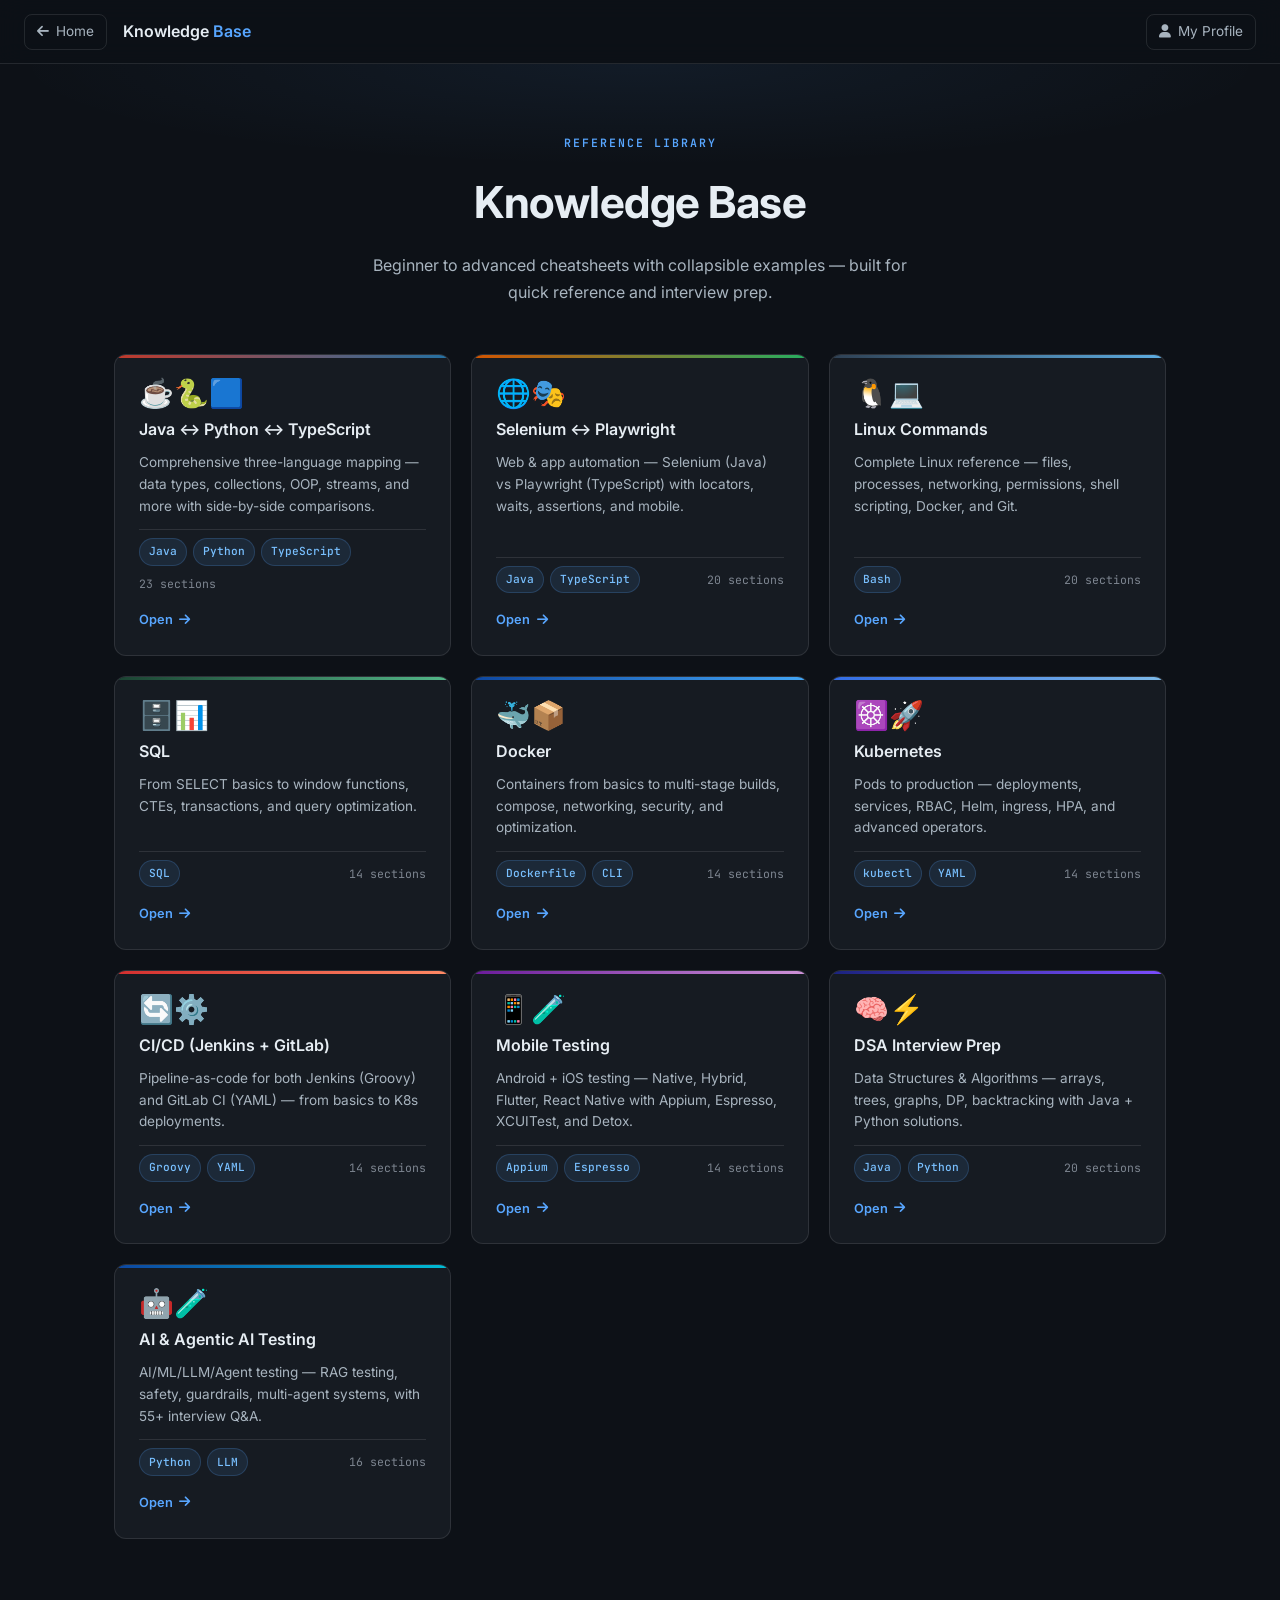
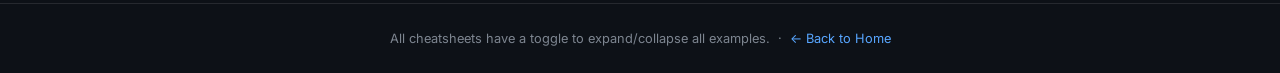
<file: knowledge/index.html>
<!DOCTYPE html>
<html lang="en">
<head>
  <meta charset="UTF-8" />
  <meta name="viewport" content="width=device-width, initial-scale=1.0" />
  <title>Knowledge Base | Subhrajyoti Dash</title>
  <link rel="icon" href="data:image/svg+xml,<svg xmlns=%22http://www.w3.org/2000/svg%22 viewBox=%220 0 100 100%22><text y=%22.9em%22 font-size=%2290%22>🤖</text></svg>" />
  <link rel="preconnect" href="https://fonts.googleapis.com" />
  <link rel="preconnect" href="https://fonts.gstatic.com" crossorigin />
  <link href="https://fonts.googleapis.com/css2?family=Inter:wght@300;400;500;600;700&family=JetBrains+Mono:wght@400;500&display=swap" rel="stylesheet" />
  <link rel="stylesheet" href="https://cdnjs.cloudflare.com/ajax/libs/font-awesome/6.5.0/css/all.min.css" />
  <style>
    *, *::before, *::after { box-sizing: border-box; margin: 0; padding: 0; }
    html { scroll-behavior: smooth; font-size: 16px; }
    body {
      font-family: 'Inter', sans-serif;
      background: #0d1117;
      color: #e6edf3;
      line-height: 1.7;
      min-height: 100vh;
      overflow-x: hidden;
    }
    a { text-decoration: none; color: inherit; }

    /* ── Tokens ── */
    :root {
      --bg:          #0d1117;
      --bg-card:     #161b22;
      --bg-section:  #111318;
      --border:      rgba(255,255,255,0.10);
      --accent:      #58a6ff;
      --accent2:     #3fb950;
      --accent-glow: rgba(88,166,255,0.12);
      --text:        #e6edf3;
      --text-muted:  #a8b4bf;
      --text-dim:    #7d8590;
      --radius:      12px;
      --radius-sm:   8px;
      --transition:  0.25s ease;
    }

    /* ── Top bar ── */
    header {
      position: sticky;
      top: 0;
      z-index: 100;
      background: rgba(13,17,23,0.92);
      backdrop-filter: blur(12px);
      border-bottom: 1px solid var(--border);
      padding: 0.85rem 1.5rem;
      display: flex;
      align-items: center;
      justify-content: space-between;
      gap: 1rem;
    }
    .header-left {
      display: flex;
      align-items: center;
      gap: 1rem;
    }
    .back-link {
      display: inline-flex;
      align-items: center;
      gap: 0.45rem;
      font-size: 0.85rem;
      color: var(--text-muted);
      padding: 0.35rem 0.75rem;
      border-radius: var(--radius-sm);
      border: 1px solid var(--border);
      transition: color var(--transition), border-color var(--transition), background var(--transition);
    }
    .back-link:hover {
      color: var(--accent);
      border-color: var(--accent);
      background: var(--accent-glow);
    }
    .header-title {
      font-size: 1rem;
      font-weight: 600;
      color: var(--text);
    }
    .header-title span { color: var(--accent); }

    /* ── Hero ── */
    .page-hero {
      text-align: center;
      padding: 4rem 1.5rem 3rem;
      position: relative;
      overflow: hidden;
    }
    .page-hero::before {
      content: '';
      position: absolute;
      inset: 0;
      background: radial-gradient(ellipse 70% 50% at 50% 0%, rgba(88,166,255,0.07) 0%, transparent 70%);
      pointer-events: none;
    }
    .page-hero-label {
      display: inline-block;
      font-size: 0.72rem;
      font-weight: 600;
      letter-spacing: 2px;
      text-transform: uppercase;
      color: var(--accent);
      font-family: 'JetBrains Mono', monospace;
      margin-bottom: 0.75rem;
    }
    .page-hero h1 {
      font-size: clamp(1.75rem, 5vw, 2.75rem);
      font-weight: 700;
      color: var(--text);
      letter-spacing: -0.5px;
      margin-bottom: 0.75rem;
    }
    .page-hero p {
      font-size: 1rem;
      color: var(--text-muted);
      max-width: 560px;
      margin: 0 auto;
      line-height: 1.7;
    }

    /* ── Grid ── */
    .container {
      max-width: 1100px;
      margin: 0 auto;
      padding: 0 1.5rem 4rem;
    }
    .kb-grid {
      display: grid;
      grid-template-columns: repeat(auto-fill, minmax(300px, 1fr));
      gap: 1.25rem;
    }

    /* ── Card ── */
    .kb-card {
      background: var(--bg-card);
      border: 1px solid var(--border);
      border-radius: var(--radius);
      padding: 1.5rem;
      display: flex;
      flex-direction: column;
      gap: 0.75rem;
      transition: border-color var(--transition), box-shadow var(--transition);
      position: relative;
      overflow: hidden;
    }
    .kb-card::before {
      content: '';
      position: absolute;
      top: 0; left: 0; right: 0;
      height: 3px;
      border-radius: var(--radius) var(--radius) 0 0;
    }
    .kb-card:hover {
      border-color: var(--accent);
      box-shadow: 0 4px 24px rgba(88,166,255,0.10);
    }

    /* Card accent bar colours */
    .kb-card:nth-child(1)::before  { background: linear-gradient(90deg, #c0392b, #2471a3); }
    .kb-card:nth-child(2)::before  { background: linear-gradient(90deg, #d35400, #27ae60); }
    .kb-card:nth-child(3)::before  { background: linear-gradient(90deg, #2e4053, #5dade2); }
    .kb-card:nth-child(4)::before  { background: linear-gradient(90deg, #1b4332, #52b788); }
    .kb-card:nth-child(5)::before  { background: linear-gradient(90deg, #0d47a1, #42a5f5); }
    .kb-card:nth-child(6)::before  { background: linear-gradient(90deg, #326ce5, #7cb9e8); }
    .kb-card:nth-child(7)::before  { background: linear-gradient(90deg, #d32f2f, #ff8a65); }
    .kb-card:nth-child(8)::before  { background: linear-gradient(90deg, #6a1b9a, #ce93d8); }
    .kb-card:nth-child(9)::before  { background: linear-gradient(90deg, #1a237e, #7c4dff); }
    .kb-card:nth-child(10)::before { background: linear-gradient(90deg, #0d47a1, #00bcd4); }

    .kb-card-icon {
      font-size: 1.75rem;
      line-height: 1;
    }
    .kb-card-title {
      font-size: 1rem;
      font-weight: 600;
      color: var(--text);
      line-height: 1.3;
    }
    .kb-card-desc {
      font-size: 0.85rem;
      color: var(--text-muted);
      line-height: 1.6;
      flex: 1;
    }
    .kb-card-footer {
      display: flex;
      align-items: center;
      justify-content: space-between;
      gap: 0.5rem;
      flex-wrap: wrap;
      padding-top: 0.5rem;
      border-top: 1px solid var(--border);
      margin-top: auto;
    }
    .kb-tags {
      display: flex;
      gap: 0.4rem;
      flex-wrap: wrap;
    }
    .kb-tag {
      font-size: 0.7rem;
      font-weight: 500;
      font-family: 'JetBrains Mono', monospace;
      padding: 0.2rem 0.55rem;
      border-radius: 100px;
      background: rgba(88,166,255,0.1);
      color: #79c0ff;
      border: 1px solid rgba(88,166,255,0.2);
    }
    .kb-sections {
      font-size: 0.72rem;
      color: var(--text-dim);
      font-family: 'JetBrains Mono', monospace;
      white-space: nowrap;
    }
    .kb-open-btn {
      display: inline-flex;
      align-items: center;
      gap: 0.4rem;
      font-size: 0.8rem;
      font-weight: 600;
      color: var(--accent);
      margin-top: 0.25rem;
      transition: gap var(--transition);
    }
    .kb-card:hover .kb-open-btn { gap: 0.65rem; }

    /* ── Footer ── */
    footer {
      background: var(--bg);
      border-top: 1px solid var(--border);
      text-align: center;
      padding: 1.5rem;
      font-size: 0.8rem;
      color: var(--text-dim);
    }
    footer a { color: var(--accent); }

    /* ── Responsive ── */
    @media (max-width: 600px) {
      .kb-grid { grid-template-columns: 1fr; }
      .page-hero { padding: 3rem 1rem 2rem; }
      .container { padding: 0 1rem 3rem; }
    }
  </style>
</head>
<body>

  <header>
    <div class="header-left">
      <a href="../index.html" class="back-link">
        <i class="fas fa-arrow-left"></i> Home
      </a>
      <span class="header-title">Knowledge <span>Base</span></span>
    </div>
    <a href="../cv/index.html" class="back-link">
      <i class="fas fa-user"></i> My Profile
    </a>
  </header>

  <section class="page-hero">
    <div class="page-hero-label">Reference Library</div>
    <h1>Knowledge Base</h1>
    <p>Beginner to advanced cheatsheets with collapsible examples — built for quick reference and interview prep.</p>
  </section>

  <div class="container">
    <div class="kb-grid">

      <a href="java-python-cheatsheet.html" class="kb-card" data-config="cheatsheets.javaPython">
        <div class="kb-card-icon">☕🐍🟦</div>
        <div class="kb-card-title">Java ↔ Python ↔ TypeScript</div>
        <div class="kb-card-desc">Comprehensive three-language mapping — data types, collections, OOP, streams, and more with side-by-side comparisons.</div>
        <div class="kb-card-footer">
          <div class="kb-tags">
            <span class="kb-tag">Java</span>
            <span class="kb-tag">Python</span>
            <span class="kb-tag">TypeScript</span>
          </div>
          <span class="kb-sections">23 sections</span>
        </div>
        <span class="kb-open-btn">Open <i class="fas fa-arrow-right"></i></span>
      </a>

      <a href="selenium-playwright-cheatsheet.html" class="kb-card" data-config="cheatsheets.seleniumPlaywright">
        <div class="kb-card-icon">🌐🎭</div>
        <div class="kb-card-title">Selenium ↔ Playwright</div>
        <div class="kb-card-desc">Web & app automation — Selenium (Java) vs Playwright (TypeScript) with locators, waits, assertions, and mobile.</div>
        <div class="kb-card-footer">
          <div class="kb-tags">
            <span class="kb-tag">Java</span>
            <span class="kb-tag">TypeScript</span>
          </div>
          <span class="kb-sections">20 sections</span>
        </div>
        <span class="kb-open-btn">Open <i class="fas fa-arrow-right"></i></span>
      </a>

      <a href="linux-commands-cheatsheet.html" class="kb-card" data-config="cheatsheets.linuxCommands">
        <div class="kb-card-icon">🐧💻</div>
        <div class="kb-card-title">Linux Commands</div>
        <div class="kb-card-desc">Complete Linux reference — files, processes, networking, permissions, shell scripting, Docker, and Git.</div>
        <div class="kb-card-footer">
          <div class="kb-tags">
            <span class="kb-tag">Bash</span>
          </div>
          <span class="kb-sections">20 sections</span>
        </div>
        <span class="kb-open-btn">Open <i class="fas fa-arrow-right"></i></span>
      </a>

      <a href="sql-cheatsheet.html" class="kb-card" data-config="cheatsheets.sql">
        <div class="kb-card-icon">🗄️📊</div>
        <div class="kb-card-title">SQL</div>
        <div class="kb-card-desc">From SELECT basics to window functions, CTEs, transactions, and query optimization.</div>
        <div class="kb-card-footer">
          <div class="kb-tags">
            <span class="kb-tag">SQL</span>
          </div>
          <span class="kb-sections">14 sections</span>
        </div>
        <span class="kb-open-btn">Open <i class="fas fa-arrow-right"></i></span>
      </a>

      <a href="docker-cheatsheet.html" class="kb-card" data-config="cheatsheets.docker">
        <div class="kb-card-icon">🐳📦</div>
        <div class="kb-card-title">Docker</div>
        <div class="kb-card-desc">Containers from basics to multi-stage builds, compose, networking, security, and optimization.</div>
        <div class="kb-card-footer">
          <div class="kb-tags">
            <span class="kb-tag">Dockerfile</span>
            <span class="kb-tag">CLI</span>
          </div>
          <span class="kb-sections">14 sections</span>
        </div>
        <span class="kb-open-btn">Open <i class="fas fa-arrow-right"></i></span>
      </a>

      <a href="kubernetes-cheatsheet.html" class="kb-card" data-config="cheatsheets.kubernetes">
        <div class="kb-card-icon">☸️🚀</div>
        <div class="kb-card-title">Kubernetes</div>
        <div class="kb-card-desc">Pods to production — deployments, services, RBAC, Helm, ingress, HPA, and advanced operators.</div>
        <div class="kb-card-footer">
          <div class="kb-tags">
            <span class="kb-tag">kubectl</span>
            <span class="kb-tag">YAML</span>
          </div>
          <span class="kb-sections">14 sections</span>
        </div>
        <span class="kb-open-btn">Open <i class="fas fa-arrow-right"></i></span>
      </a>

      <a href="cicd-cheatsheet.html" class="kb-card" data-config="cheatsheets.cicd">
        <div class="kb-card-icon">🔄⚙️</div>
        <div class="kb-card-title">CI/CD (Jenkins + GitLab)</div>
        <div class="kb-card-desc">Pipeline-as-code for both Jenkins (Groovy) and GitLab CI (YAML) — from basics to K8s deployments.</div>
        <div class="kb-card-footer">
          <div class="kb-tags">
            <span class="kb-tag">Groovy</span>
            <span class="kb-tag">YAML</span>
          </div>
          <span class="kb-sections">14 sections</span>
        </div>
        <span class="kb-open-btn">Open <i class="fas fa-arrow-right"></i></span>
      </a>

      <a href="mobile-testing-cheatsheet.html" class="kb-card" data-config="cheatsheets.mobileTesting">
        <div class="kb-card-icon">📱🧪</div>
        <div class="kb-card-title">Mobile Testing</div>
        <div class="kb-card-desc">Android + iOS testing — Native, Hybrid, Flutter, React Native with Appium, Espresso, XCUITest, and Detox.</div>
        <div class="kb-card-footer">
          <div class="kb-tags">
            <span class="kb-tag">Appium</span>
            <span class="kb-tag">Espresso</span>
          </div>
          <span class="kb-sections">14 sections</span>
        </div>
        <span class="kb-open-btn">Open <i class="fas fa-arrow-right"></i></span>
      </a>

      <a href="dsa-interview-cheatsheet.html" class="kb-card" data-config="cheatsheets.dsaInterview">
        <div class="kb-card-icon">🧠⚡</div>
        <div class="kb-card-title">DSA Interview Prep</div>
        <div class="kb-card-desc">Data Structures & Algorithms — arrays, trees, graphs, DP, backtracking with Java + Python solutions.</div>
        <div class="kb-card-footer">
          <div class="kb-tags">
            <span class="kb-tag">Java</span>
            <span class="kb-tag">Python</span>
          </div>
          <span class="kb-sections">20 sections</span>
        </div>
        <span class="kb-open-btn">Open <i class="fas fa-arrow-right"></i></span>
      </a>

      <a href="ai-testing-cheatsheet.html" class="kb-card" data-config="cheatsheets.aiTesting">
        <div class="kb-card-icon">🤖🧪</div>
        <div class="kb-card-title">AI & Agentic AI Testing</div>
        <div class="kb-card-desc">AI/ML/LLM/Agent testing — RAG testing, safety, guardrails, multi-agent systems, with 55+ interview Q&A.</div>
        <div class="kb-card-footer">
          <div class="kb-tags">
            <span class="kb-tag">Python</span>
            <span class="kb-tag">LLM</span>
          </div>
          <span class="kb-sections">16 sections</span>
        </div>
        <span class="kb-open-btn">Open <i class="fas fa-arrow-right"></i></span>
      </a>

    </div>
  </div>

  <footer>
    <p>All cheatsheets have a toggle to expand/collapse all examples. &nbsp;·&nbsp; <a href="../index.html">← Back to Home</a></p>
  </footer>

  <script src="../site.config.js"></script>
  <script>
    /* Apply site.config.js toggles — hide any element whose config key is false */
    (function () {
      var cfg = window.SITE_CONFIG || {};
      function get(path) {
        return path.split('.').reduce(function (o, k) {
          return o && o[k] !== undefined ? o[k] : true; /* default ON */
        }, cfg);
      }
      document.querySelectorAll('[data-config]').forEach(function (el) {
        if (get(el.dataset.config) === false) {
          el.style.display = 'none';
        }
      });
    })();
  </script>
</body>
</html>
</file>
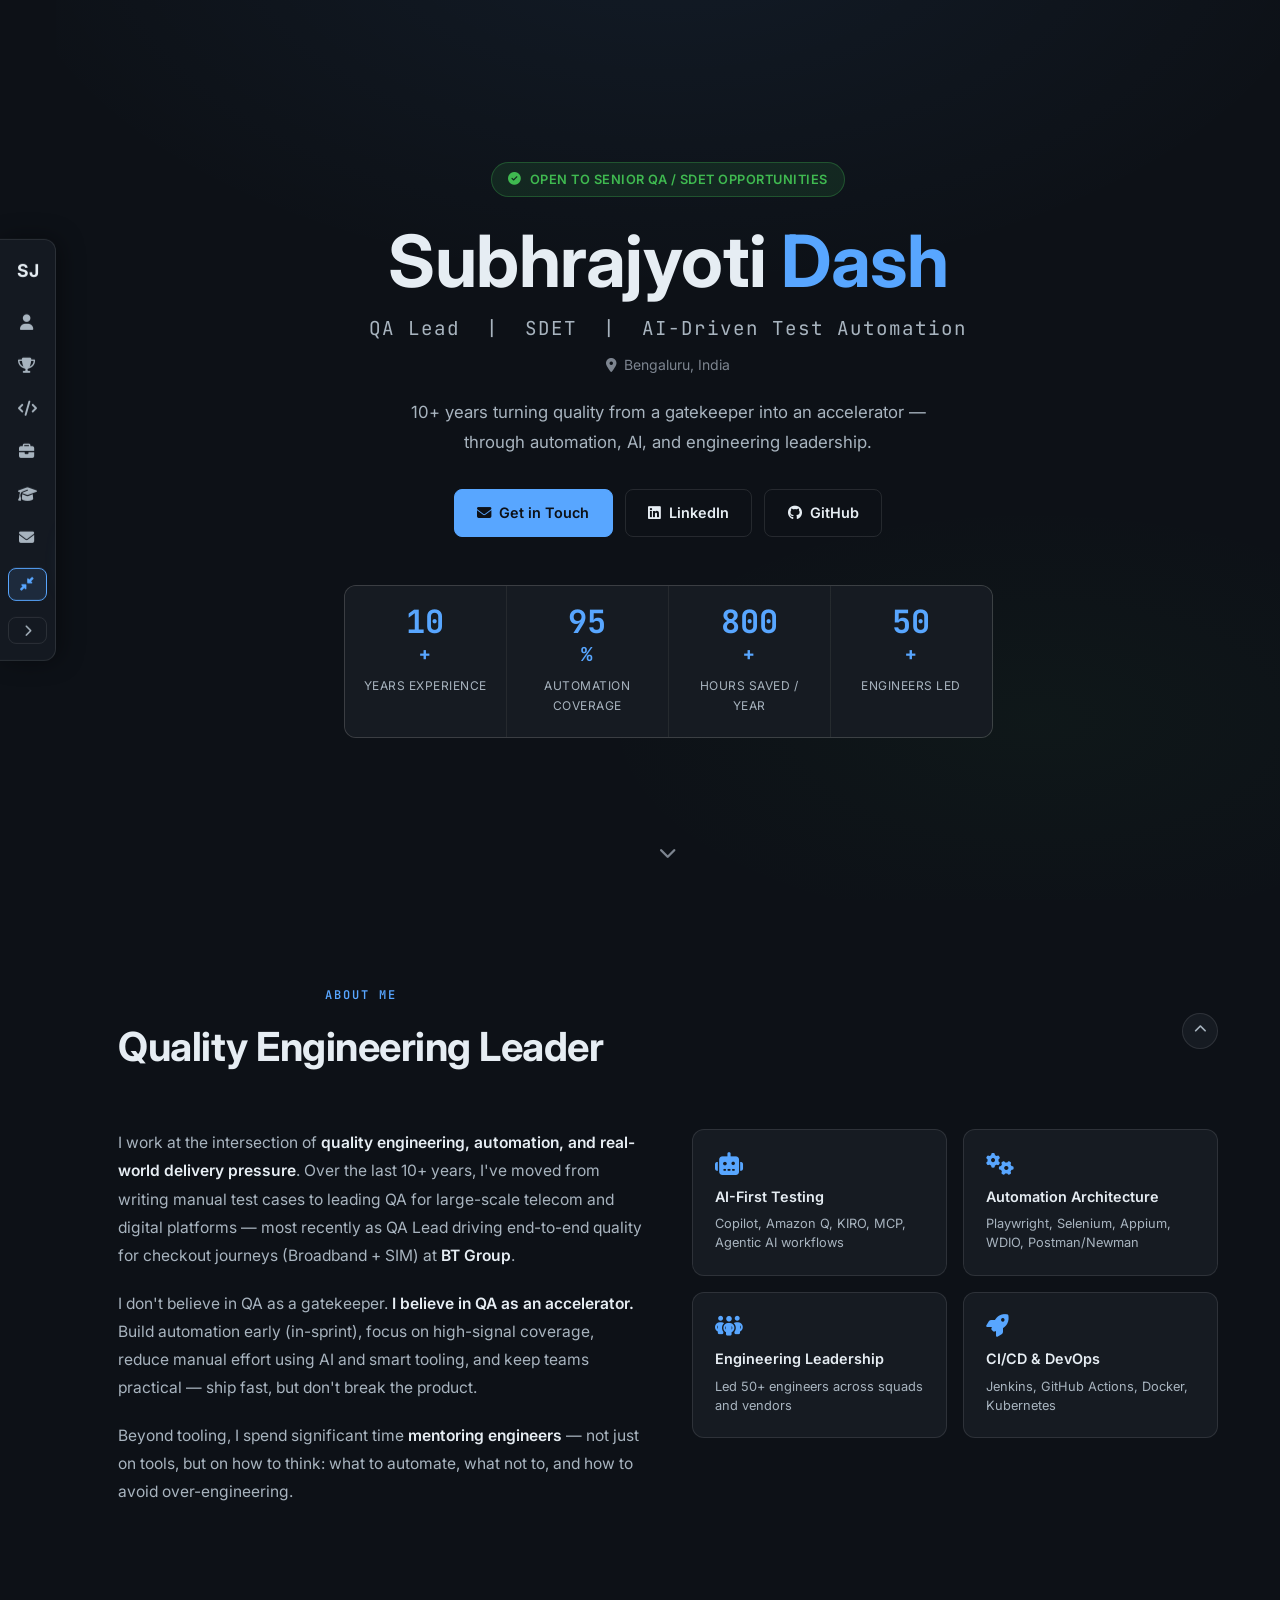
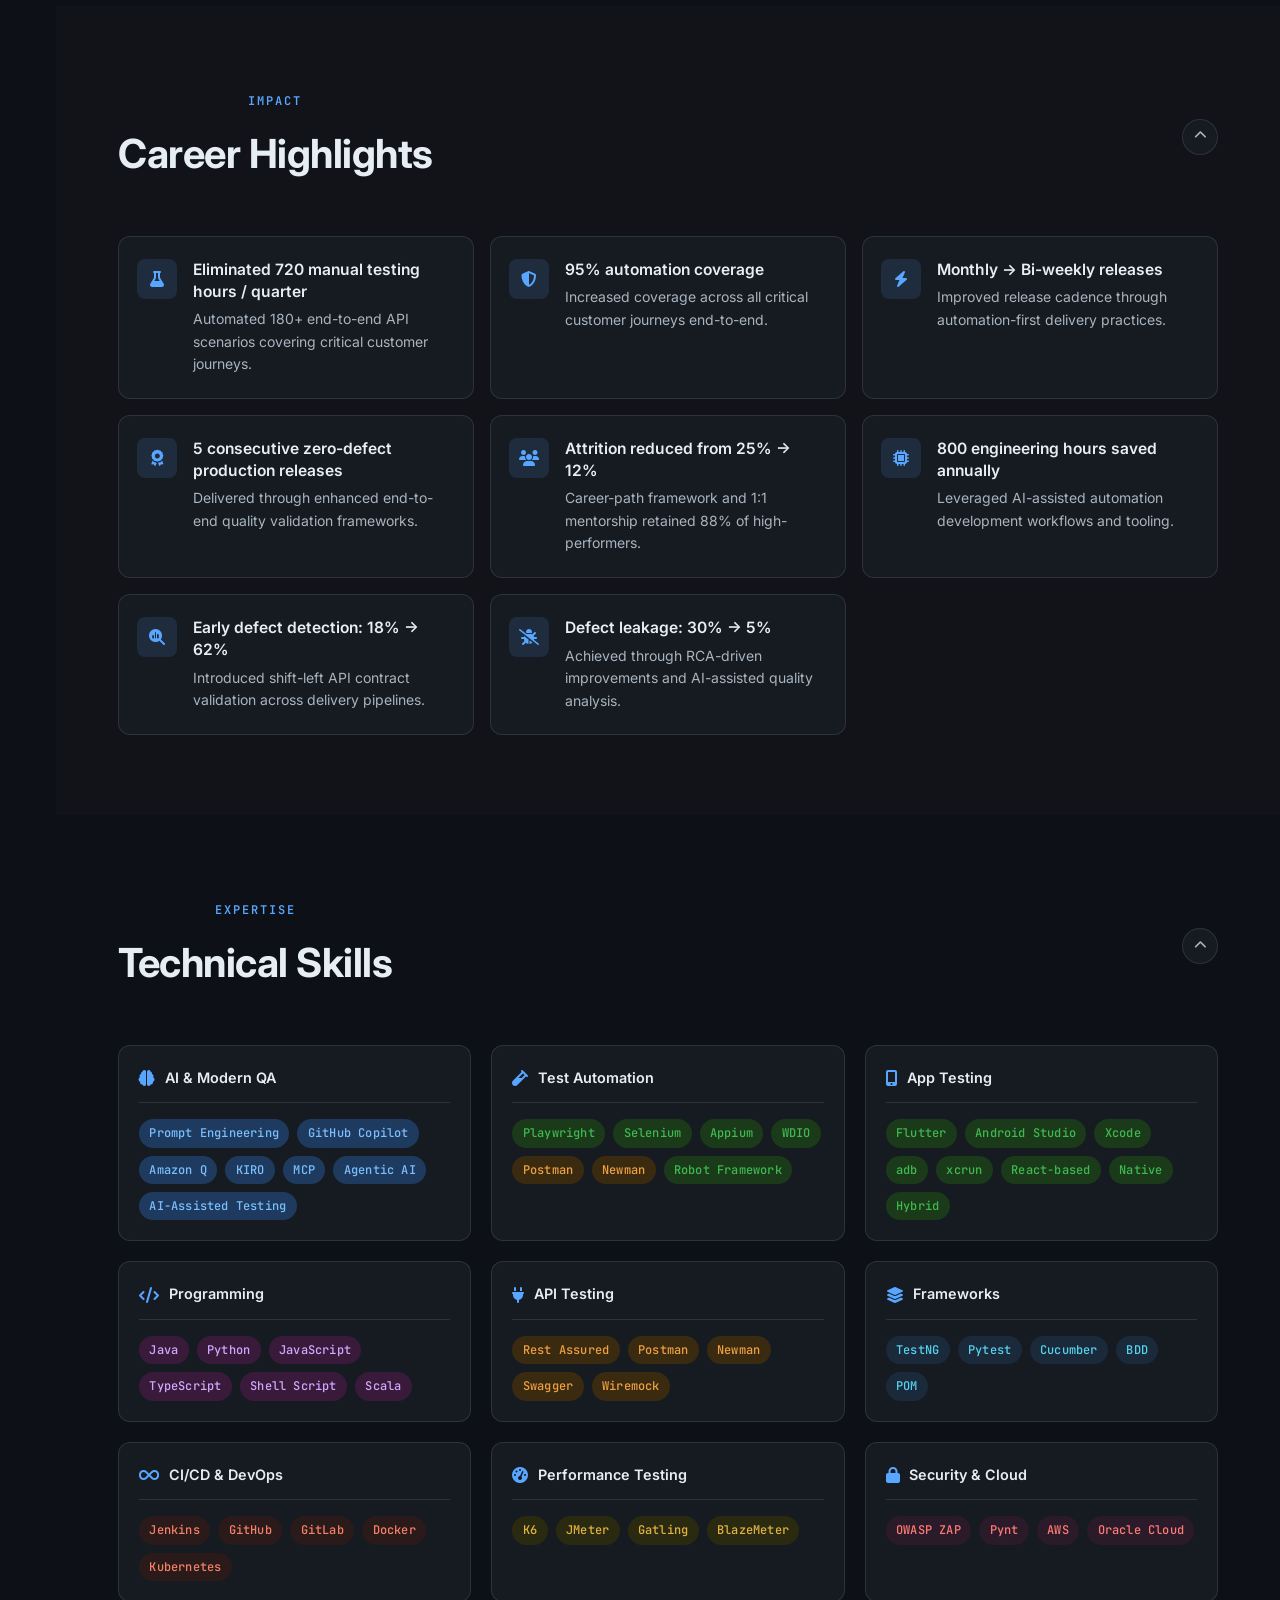
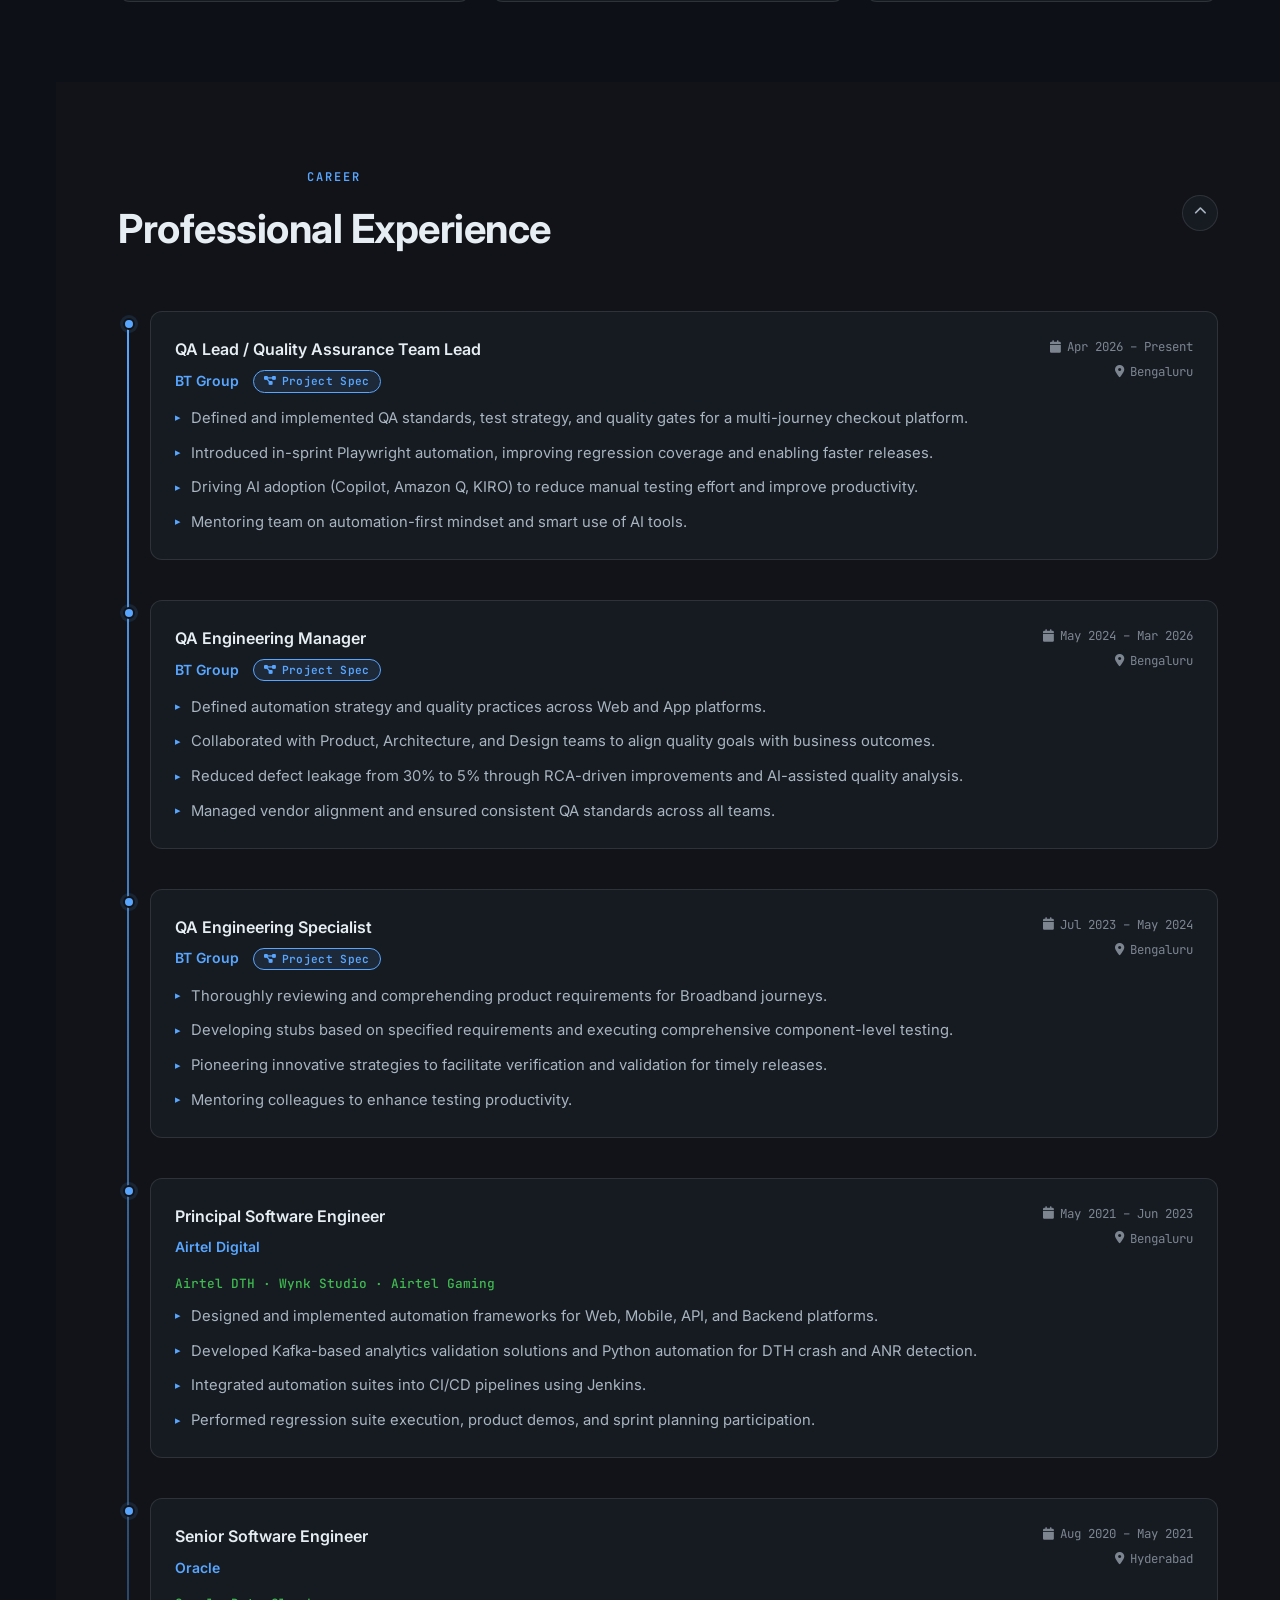
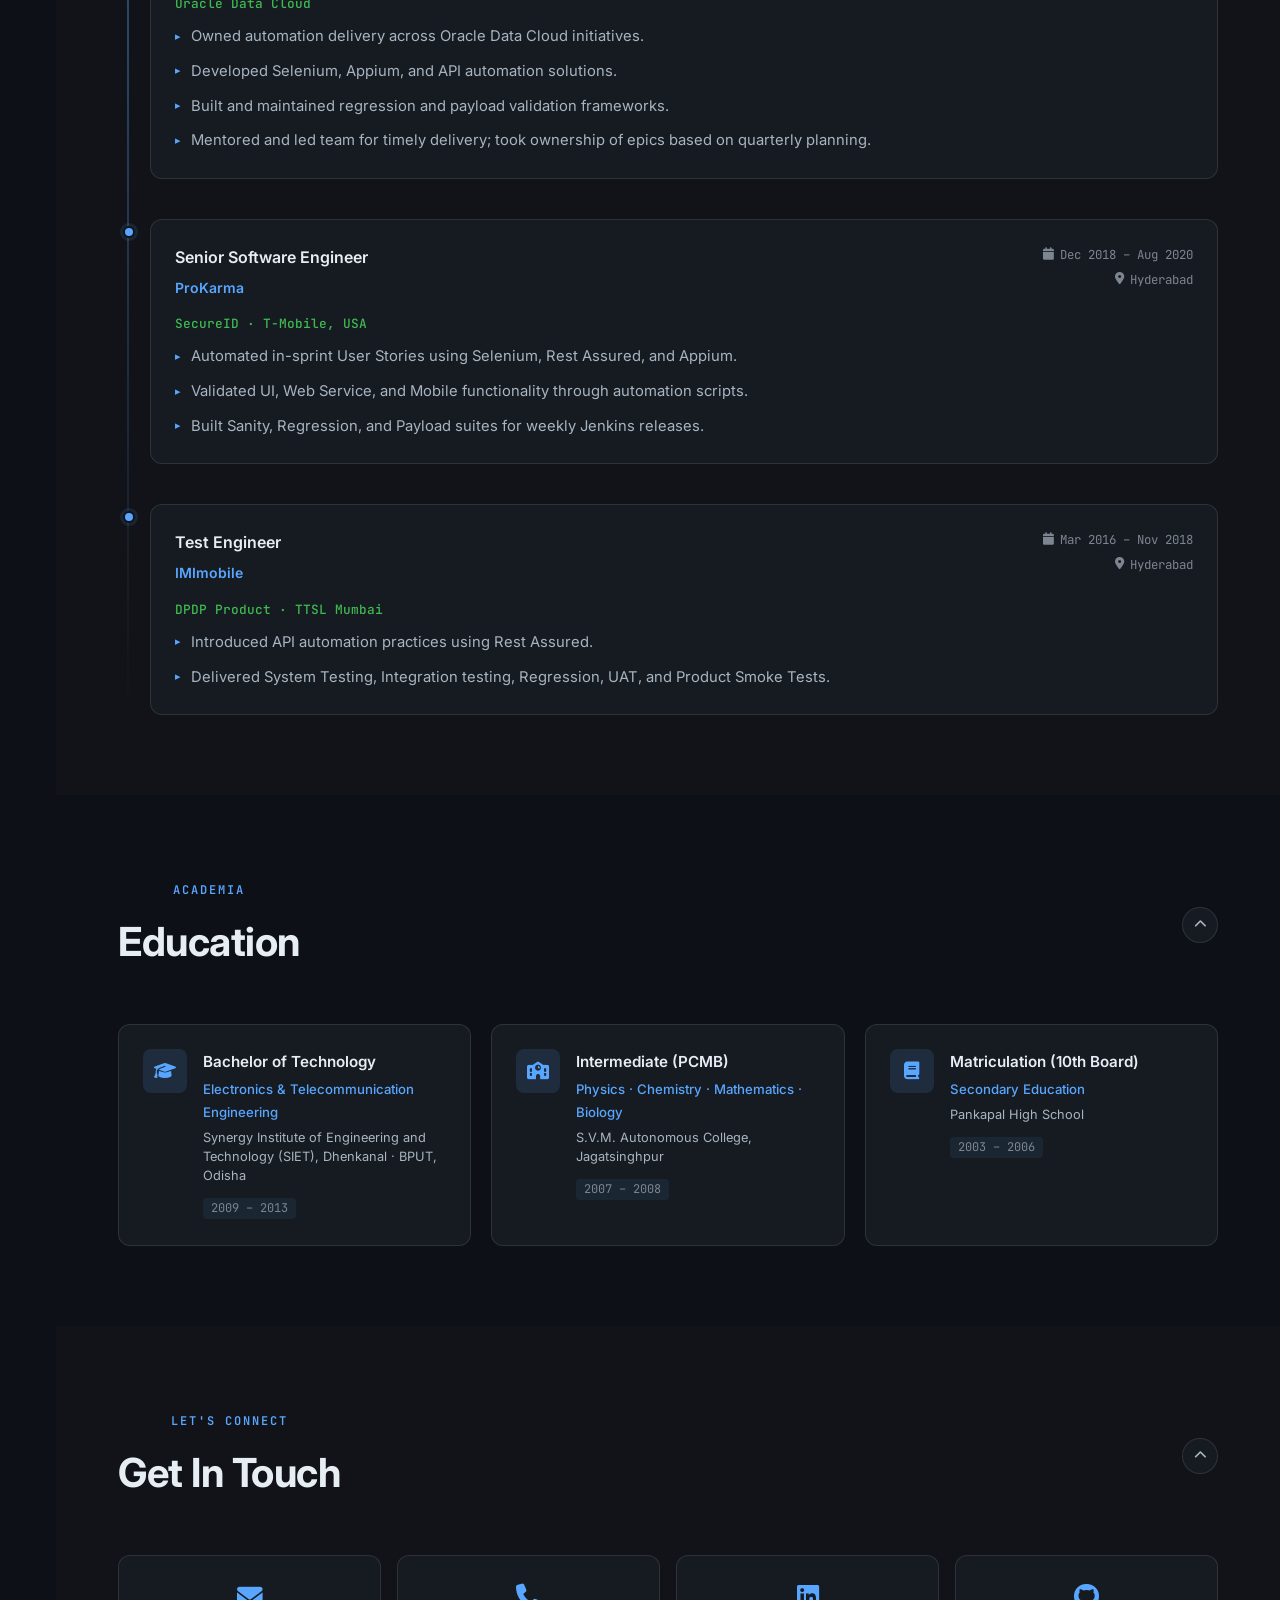
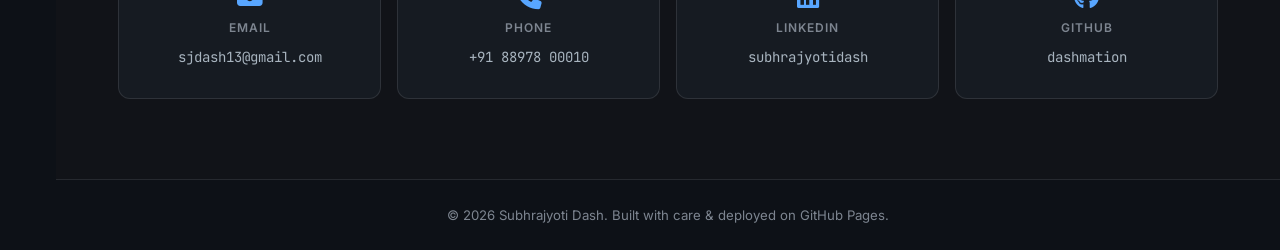
<file: resume/index.html>
<!DOCTYPE html>
<html lang="en">
<head>
  <meta charset="UTF-8" />
  <meta name="viewport" content="width=device-width, initial-scale=1.0" />
  <title>Subhrajyoti Dash | QA Lead & SDET</title>
  <link rel="icon" href="data:image/svg+xml,<svg xmlns=%22http://www.w3.org/2000/svg%22 viewBox=%220 0 100 100%22><text y=%22.9em%22 font-size=%2290%22>🤖</text></svg>" />
  <link rel="stylesheet" href="styles.css" />
  <link rel="preconnect" href="https://fonts.googleapis.com" />
  <link rel="preconnect" href="https://fonts.gstatic.com" crossorigin />
  <link href="https://fonts.googleapis.com/css2?family=Inter:wght@300;400;500;600;700&family=JetBrains+Mono:wght@400;500&display=swap" rel="stylesheet" />
  <link rel="stylesheet" href="https://cdnjs.cloudflare.com/ajax/libs/font-awesome/6.5.0/css/all.min.css" />
</head>
<body>

  <!-- Floating Left Sidebar -->
  <aside id="sidebar">
    <div class="sidebar-logo">
      <span class="logo-short">SJ</span>
      <span class="logo-full">Subhrajyoti</span>
    </div>
    <nav class="sidebar-nav">
      <a href="#about"       class="sidebar-link" data-section="about">
        <i class="fas fa-user"></i><span>About</span>
      </a>
      <a href="#highlights"  class="sidebar-link" data-section="highlights">
        <i class="fas fa-trophy"></i><span>Highlights</span>
      </a>
      <a href="#skills"      class="sidebar-link" data-section="skills">
        <i class="fas fa-code"></i><span>Skills</span>
      </a>
      <a href="#experience"  class="sidebar-link" data-section="experience">
        <i class="fas fa-briefcase"></i><span>Experience</span>
      </a>
      <a href="#education"   class="sidebar-link" data-section="education">
        <i class="fas fa-graduation-cap"></i><span>Education</span>
      </a>
      <a href="#contact"     class="sidebar-link" data-section="contact">
        <i class="fas fa-envelope"></i><span>Contact</span>
      </a>
    </nav>
    <button id="collapseAllBtn" aria-label="Collapse all sections" title="Collapse / Expand all">
      <i class="fas fa-compress-alt"></i><span>Collapse All</span>
    </button>
    <div id="collapseHint">
      <span>Collapse or expand all sections in one click</span>
      <button id="collapseHintDismiss" aria-label="Dismiss hint"><i class="fas fa-xmark"></i></button>
    </div>
    <button id="sidebarToggle" aria-label="Toggle sidebar">
      <i class="fas fa-chevron-right"></i>
    </button>
  </aside>

  <!-- Navigation -->
  <nav id="navbar">
    <div class="nav-container">
      <span class="nav-logo">SJ<span class="dot">.</span></span>
      <ul class="nav-links">
        <li><a href="#about">About</a></li>
        <li><a href="#highlights">Highlights</a></li>
        <li><a href="#skills">Skills</a></li>
        <li><a href="#experience">Experience</a></li>
        <li><a href="#education">Education</a></li>
        <li><a href="#contact">Contact</a></li>
      </ul>
      <button class="nav-toggle" id="navToggle" aria-label="Toggle menu">
        <i class="fas fa-bars"></i>
      </button>
    </div>
  </nav>

  <!-- Hero Section -->
  <section id="hero">
    <div class="hero-bg"></div>
    <div class="hero-content">
      <div class="hero-badge">
        <i class="fas fa-circle-check"></i> Open to Senior QA / SDET Opportunities
      </div>
      <h1 class="hero-name">Subhrajyoti <span class="accent">Dash</span></h1>
      <p class="hero-title">QA Lead &nbsp;|&nbsp; SDET &nbsp;|&nbsp; AI-Driven Test Automation</p>
      <p class="hero-location"><i class="fas fa-location-dot"></i> Bengaluru, India</p>
      <p class="hero-tagline">10+ years turning quality from a gatekeeper into an accelerator —<br/>through automation, AI, and engineering leadership.</p>
      <div class="hero-cta">
        <a href="mailto:sjdash13@gmail.com" class="btn btn-primary"><i class="fas fa-envelope"></i> Get in Touch</a>
        <a href="https://linkedin.com/in/subhrajyotidash" target="_blank" rel="noopener" class="btn btn-outline"><i class="fab fa-linkedin"></i> LinkedIn</a>
        <a href="https://github.com/dashmation" target="_blank" rel="noopener" class="btn btn-outline"><i class="fab fa-github"></i> GitHub</a>
      </div>
      <div class="hero-stats">
        <div class="stat">
          <span class="stat-number" data-target="10">0</span><span class="stat-suffix">+</span>
          <span class="stat-label">Years Experience</span>
        </div>
        <div class="stat">
          <span class="stat-number" data-target="95">0</span><span class="stat-suffix">%</span>
          <span class="stat-label">Automation Coverage</span>
        </div>
        <div class="stat">
          <span class="stat-number" data-target="800">0</span><span class="stat-suffix">+</span>
          <span class="stat-label">Hours Saved / Year</span>
        </div>
        <div class="stat">
          <span class="stat-number" data-target="50">0</span><span class="stat-suffix">+</span>
          <span class="stat-label">Engineers Led</span>
        </div>
      </div>
    </div>
    <a href="#about" class="scroll-down" aria-label="Scroll down"><i class="fas fa-chevron-down"></i></a>
  </section>

  <!-- About / Summary -->
  <section id="about" class="section collapsible-section">
    <div class="container">
      <div class="section-header fade-in">
        <div class="section-title-row">
          <div>
            <span class="section-label">About Me</span>
            <h2>Quality Engineering Leader</h2>
          </div>
          <button class="collapse-btn" aria-expanded="true" aria-controls="about-body">
            <i class="fas fa-chevron-up"></i>
          </button>
        </div>
      </div>
      <div class="section-body" id="about-body">
      <div class="about-grid fade-in">
        <div class="about-text">
          <p>
            I work at the intersection of <strong>quality engineering, automation, and real-world delivery pressure</strong>. Over the last 10+ years, I've moved from writing manual test cases to leading QA for large-scale telecom and digital platforms — most recently as QA Lead driving end-to-end quality for checkout journeys (Broadband + SIM) at <strong>BT Group</strong>.
          </p>
          <p>
            I don't believe in QA as a gatekeeper. <strong>I believe in QA as an accelerator.</strong> Build automation early (in-sprint), focus on high-signal coverage, reduce manual effort using AI and smart tooling, and keep teams practical — ship fast, but don't break the product.
          </p>
          <p>
            Beyond tooling, I spend significant time <strong>mentoring engineers</strong> — not just on tools, but on how to think: what to automate, what not to, and how to avoid over-engineering.
          </p>
        </div>
        <div class="about-cards">
          <div class="about-card">
            <i class="fas fa-robot"></i>
            <h4>AI-First Testing</h4>
            <p>Copilot, Amazon Q, KIRO, MCP, Agentic AI workflows</p>
          </div>
          <div class="about-card">
            <i class="fas fa-gears"></i>
            <h4>Automation Architecture</h4>
            <p>Playwright, Selenium, Appium, WDIO, Postman/Newman</p>
          </div>
          <div class="about-card">
            <i class="fas fa-people-group"></i>
            <h4>Engineering Leadership</h4>
            <p>Led 50+ engineers across squads and vendors</p>
          </div>
          <div class="about-card">
            <i class="fas fa-rocket"></i>
            <h4>CI/CD & DevOps</h4>
            <p>Jenkins, GitHub Actions, Docker, Kubernetes</p>
          </div>
        </div>
      </div><!-- /.about-grid -->
      </div><!-- /.section-body -->
    </div><!-- /.container -->
  </section><!-- /#about -->
  <section id="highlights" class="section section-dark collapsible-section">
    <div class="container">
      <div class="section-header fade-in">
        <div class="section-title-row">
          <div>
            <span class="section-label">Impact</span>
            <h2>Career Highlights</h2>
          </div>
          <button class="collapse-btn" aria-expanded="true" aria-controls="highlights-body">
            <i class="fas fa-chevron-up"></i>
          </button>
        </div>
      </div>
      <div class="section-body" id="highlights-body">
      <div class="highlights-grid fade-in">
        <div class="highlight-card" data-highlight="manual-hours" role="button" tabindex="0" aria-label="Read the story behind this highlight">
          <div class="highlight-icon"><i class="fas fa-flask"></i></div>
          <div class="highlight-body">
            <h4>Eliminated 720 manual testing hours / quarter</h4>
            <p>Automated 180+ end-to-end API scenarios covering critical customer journeys.</p>
          </div>
        </div>
        <div class="highlight-card" data-highlight="automation-coverage" role="button" tabindex="0" aria-label="Read the story behind this highlight">
          <div class="highlight-icon"><i class="fas fa-shield-halved"></i></div>
          <div class="highlight-body">
            <h4>95% automation coverage</h4>
            <p>Increased coverage across all critical customer journeys end-to-end.</p>
          </div>
        </div>
        <div class="highlight-card" data-highlight="release-cadence" role="button" tabindex="0" aria-label="Read the story behind this highlight">
          <div class="highlight-icon"><i class="fas fa-bolt"></i></div>
          <div class="highlight-body">
            <h4>Monthly → Bi-weekly releases</h4>
            <p>Improved release cadence through automation-first delivery practices.</p>
          </div>
        </div>
        <div class="highlight-card" data-highlight="zero-defect" role="button" tabindex="0" aria-label="Read the story behind this highlight">
          <div class="highlight-icon"><i class="fas fa-award"></i></div>
          <div class="highlight-body">
            <h4>5 consecutive zero-defect production releases</h4>
            <p>Delivered through enhanced end-to-end quality validation frameworks.</p>
          </div>
        </div>
        <div class="highlight-card" data-highlight="attrition" role="button" tabindex="0" aria-label="Read the story behind this highlight">
          <div class="highlight-icon"><i class="fas fa-users"></i></div>
          <div class="highlight-body">
            <h4>Attrition reduced from 25% → 12%</h4>
            <p>Career-path framework and 1:1 mentorship retained 88% of high-performers.</p>
          </div>
        </div>
        <div class="highlight-card" data-highlight="ai-hours-saved" role="button" tabindex="0" aria-label="Read the story behind this highlight">
          <div class="highlight-icon"><i class="fas fa-microchip"></i></div>
          <div class="highlight-body">
            <h4>800 engineering hours saved annually</h4>
            <p>Leveraged AI-assisted automation development workflows and tooling.</p>
          </div>
        </div>
        <div class="highlight-card" data-highlight="shift-left" role="button" tabindex="0" aria-label="Read the story behind this highlight">
          <div class="highlight-icon"><i class="fas fa-magnifying-glass-chart"></i></div>
          <div class="highlight-body">
            <h4>Early defect detection: 18% → 62%</h4>
            <p>Introduced shift-left API contract validation across delivery pipelines.</p>
          </div>
        </div>
        <div class="highlight-card" data-highlight="defect-leakage" role="button" tabindex="0" aria-label="Read the story behind this highlight">
          <div class="highlight-icon"><i class="fas fa-bug-slash"></i></div>
          <div class="highlight-body">
            <h4>Defect leakage: 30% → 5%</h4>
            <p>Achieved through RCA-driven improvements and AI-assisted quality analysis.</p>
          </div>
        </div>
      </div>
      </div><!-- /.section-body -->
    </div><!-- /.container -->
  </section><!-- /#highlights -->

  <!-- Technical Skills -->
  <section id="skills" class="section collapsible-section">
    <div class="container">
      <div class="section-header fade-in">
        <div class="section-title-row">
          <div>
            <span class="section-label">Expertise</span>
            <h2>Technical Skills</h2>
          </div>
          <button class="collapse-btn" aria-expanded="true" aria-controls="skills-body">
            <i class="fas fa-chevron-up"></i>
          </button>
        </div>
      </div>
      <div class="section-body" id="skills-body">
      <div class="skills-grid fade-in">

        <div class="skill-group">
          <div class="skill-group-header">
            <i class="fas fa-brain"></i>
            <h3>AI &amp; Modern QA</h3>
          </div>
          <div class="skill-tags">
            <span class="tag tag-ai">Prompt Engineering</span>
            <span class="tag tag-ai">GitHub Copilot</span>
            <span class="tag tag-ai">Amazon Q</span>
            <span class="tag tag-ai">KIRO</span>
            <span class="tag tag-ai">MCP</span>
            <span class="tag tag-ai">Agentic AI</span>
            <span class="tag tag-ai">AI-Assisted Testing</span>
          </div>
        </div>

        <div class="skill-group">
          <div class="skill-group-header">
            <i class="fas fa-vial"></i>
            <h3>Test Automation</h3>
          </div>
          <div class="skill-tags">
            <span class="tag tag-auto">Playwright</span>
            <span class="tag tag-auto">Selenium</span>
            <span class="tag tag-auto">Appium</span>
            <span class="tag tag-auto">WDIO</span>
            <span class="tag tag-api">Postman</span>
            <span class="tag tag-api">Newman</span>
            <span class="tag tag-auto">Robot Framework</span>
          </div>
        </div>

        <div class="skill-group">
          <div class="skill-group-header">
            <i class="fas fa-mobile-screen-button"></i>
            <h3>App Testing</h3>
          </div>
          <div class="skill-tags">
            <span class="tag tag-auto">Flutter</span>
            <span class="tag tag-auto">Android Studio</span>
            <span class="tag tag-auto">Xcode</span>
            <span class="tag tag-auto">adb</span>
            <span class="tag tag-auto">xcrun</span>
            <span class="tag tag-auto">React-based</span>
            <span class="tag tag-auto">Native</span>
            <span class="tag tag-auto">Hybrid</span>
          </div>
        </div>

        <div class="skill-group">
          <div class="skill-group-header">
            <i class="fas fa-code"></i>
            <h3>Programming</h3>
          </div>
          <div class="skill-tags">
            <span class="tag tag-lang">Java</span>
            <span class="tag tag-lang">Python</span>
            <span class="tag tag-lang">JavaScript</span>
            <span class="tag tag-lang">TypeScript</span>
            <span class="tag tag-lang">Shell Script</span>
            <span class="tag tag-lang">Scala</span>
          </div>
        </div>

        <div class="skill-group">
          <div class="skill-group-header">
            <i class="fas fa-plug"></i>
            <h3>API Testing</h3>
          </div>
          <div class="skill-tags">
            <span class="tag tag-api">Rest Assured</span>
            <span class="tag tag-api">Postman</span>
            <span class="tag tag-api">Newman</span>
            <span class="tag tag-api">Swagger</span>
            <span class="tag tag-api">Wiremock</span>
          </div>
        </div>

        <div class="skill-group">
          <div class="skill-group-header">
            <i class="fas fa-layer-group"></i>
            <h3>Frameworks</h3>
          </div>
          <div class="skill-tags">
            <span class="tag tag-fw">TestNG</span>
            <span class="tag tag-fw">Pytest</span>
            <span class="tag tag-fw">Cucumber</span>
            <span class="tag tag-fw">BDD</span>
            <span class="tag tag-fw">POM</span>
          </div>
        </div>

        <div class="skill-group">
          <div class="skill-group-header">
            <i class="fas fa-infinity"></i>
            <h3>CI/CD &amp; DevOps</h3>
          </div>
          <div class="skill-tags">
            <span class="tag tag-cicd">Jenkins</span>
            <span class="tag tag-cicd">GitHub</span>
            <span class="tag tag-cicd">GitLab</span>
            <span class="tag tag-cicd">Docker</span>
            <span class="tag tag-cicd">Kubernetes</span>
          </div>
        </div>

        <div class="skill-group">
          <div class="skill-group-header">
            <i class="fas fa-gauge-high"></i>
            <h3>Performance Testing</h3>
          </div>
          <div class="skill-tags">
            <span class="tag tag-perf">K6</span>
            <span class="tag tag-perf">JMeter</span>
            <span class="tag tag-perf">Gatling</span>
            <span class="tag tag-perf">BlazeMeter</span>
          </div>
        </div>

        <div class="skill-group">
          <div class="skill-group-header">
            <i class="fas fa-lock"></i>
            <h3>Security &amp; Cloud</h3>
          </div>
          <div class="skill-tags">
            <span class="tag tag-sec">OWASP ZAP</span>
            <span class="tag tag-sec">Pynt</span>
            <span class="tag tag-sec">AWS</span>
            <span class="tag tag-sec">Oracle Cloud</span>
          </div>
        </div>

      </div>
      </div><!-- /.section-body -->
    </div><!-- /.container -->
  </section><!-- /#skills -->

  <!-- Professional Experience -->
  <section id="experience" class="section section-dark collapsible-section">
    <div class="container">
      <div class="section-header fade-in">
        <div class="section-title-row">
          <div>
            <span class="section-label">Career</span>
            <h2>Professional Experience</h2>
          </div>
          <button class="collapse-btn" aria-expanded="true" aria-controls="experience-body">
            <i class="fas fa-chevron-up"></i>
          </button>
        </div>
      </div>
      <div class="section-body" id="experience-body">

      <div class="timeline fade-in">

        <!-- BT Group -->
        <div class="timeline-item">
          <div class="timeline-marker"></div>
          <div class="timeline-content" data-project="one-checkout">
            <div class="timeline-header">
              <div>
                <h3 class="timeline-role">QA Lead / Quality Assurance Team Lead</h3>
                <span class="timeline-company">BT Group</span>
                <button class="proj-chip" aria-label="View project spec"><i class="fas fa-diagram-project"></i> Project Spec</button>
              </div>
              <div class="timeline-meta">
                <span class="timeline-period"><i class="fas fa-calendar"></i> Apr 2026 – Present</span>
                <span class="timeline-location"><i class="fas fa-location-dot"></i> Bengaluru</span>
              </div>
            </div>
            <ul class="timeline-bullets">
              <li>Defined and implemented QA standards, test strategy, and quality gates for a multi-journey checkout platform.</li>
              <li>Introduced in-sprint Playwright automation, improving regression coverage and enabling faster releases.</li>
              <li>Driving AI adoption (Copilot, Amazon Q, KIRO) to reduce manual testing effort and improve productivity.</li>
              <li>Mentoring team on automation-first mindset and smart use of AI tools.</li>
            </ul>
          </div>
        </div>

        <!-- BT Group - QA Engineering Manager -->
        <div class="timeline-item">
          <div class="timeline-marker"></div>
          <div class="timeline-content" data-project="digital-sales-manager">
            <div class="timeline-header">
              <div>
                <h3 class="timeline-role">QA Engineering Manager</h3>
                <span class="timeline-company">BT Group</span>
                <button class="proj-chip" aria-label="View project spec"><i class="fas fa-diagram-project"></i> Project Spec</button>
              </div>
              <div class="timeline-meta">
                <span class="timeline-period"><i class="fas fa-calendar"></i> May 2024 – Mar 2026</span>
                <span class="timeline-location"><i class="fas fa-location-dot"></i> Bengaluru</span>
              </div>
            </div>
            <ul class="timeline-bullets">
              <li>Defined automation strategy and quality practices across Web and App platforms.</li>
              <li>Collaborated with Product, Architecture, and Design teams to align quality goals with business outcomes.</li>
              <li>Reduced defect leakage from 30% to 5% through RCA-driven improvements and AI-assisted quality analysis.</li>
              <li>Managed vendor alignment and ensured consistent QA standards across all teams.</li>
            </ul>
          </div>
        </div>

        <!-- BT Group - Engineering Specialist -->
        <div class="timeline-item">
          <div class="timeline-marker"></div>
          <div class="timeline-content" data-project="digital-sales-specialist">
            <div class="timeline-header">
              <div>
                <h3 class="timeline-role">QA Engineering Specialist</h3>
                <span class="timeline-company">BT Group</span>
                <button class="proj-chip" aria-label="View project spec"><i class="fas fa-diagram-project"></i> Project Spec</button>
              </div>
              <div class="timeline-meta">
                <span class="timeline-period"><i class="fas fa-calendar"></i> Jul 2023 – May 2024</span>
                <span class="timeline-location"><i class="fas fa-location-dot"></i> Bengaluru</span>
              </div>
            </div>
            <ul class="timeline-bullets">
              <li>Thoroughly reviewing and comprehending product requirements for Broadband journeys.</li>
              <li>Developing stubs based on specified requirements and executing comprehensive component-level testing.</li>
              <li>Pioneering innovative strategies to facilitate verification and validation for timely releases.</li>
              <li>Mentoring colleagues to enhance testing productivity.</li>
            </ul>
          </div>
        </div>

        <!-- Airtel -->
        <div class="timeline-item">
          <div class="timeline-marker"></div>
          <div class="timeline-content">
            <div class="timeline-header">
              <div>
                <h3 class="timeline-role">Principal Software Engineer</h3>
                <span class="timeline-company">Airtel Digital</span>
              </div>
              <div class="timeline-meta">
                <span class="timeline-period"><i class="fas fa-calendar"></i> May 2021 – Jun 2023</span>
                <span class="timeline-location"><i class="fas fa-location-dot"></i> Bengaluru</span>
              </div>
            </div>
            <p class="timeline-domain">Airtel DTH · Wynk Studio · Airtel Gaming</p>
            <ul class="timeline-bullets">
              <li>Designed and implemented automation frameworks for Web, Mobile, API, and Backend platforms.</li>
              <li>Developed Kafka-based analytics validation solutions and Python automation for DTH crash and ANR detection.</li>
              <li>Integrated automation suites into CI/CD pipelines using Jenkins.</li>
              <li>Performed regression suite execution, product demos, and sprint planning participation.</li>
            </ul>
          </div>
        </div>

        <!-- Oracle -->
        <div class="timeline-item">
          <div class="timeline-marker"></div>
          <div class="timeline-content">
            <div class="timeline-header">
              <div>
                <h3 class="timeline-role">Senior Software Engineer</h3>
                <span class="timeline-company">Oracle</span>
              </div>
              <div class="timeline-meta">
                <span class="timeline-period"><i class="fas fa-calendar"></i> Aug 2020 – May 2021</span>
                <span class="timeline-location"><i class="fas fa-location-dot"></i> Hyderabad</span>
              </div>
            </div>
            <p class="timeline-domain">Oracle Data Cloud</p>
            <ul class="timeline-bullets">
              <li>Owned automation delivery across Oracle Data Cloud initiatives.</li>
              <li>Developed Selenium, Appium, and API automation solutions.</li>
              <li>Built and maintained regression and payload validation frameworks.</li>
              <li>Mentored and led team for timely delivery; took ownership of epics based on quarterly planning.</li>
            </ul>
          </div>
        </div>

        <!-- ProKarma -->
        <div class="timeline-item">
          <div class="timeline-marker"></div>
          <div class="timeline-content">
            <div class="timeline-header">
              <div>
                <h3 class="timeline-role">Senior Software Engineer</h3>
                <span class="timeline-company">ProKarma</span>
              </div>
              <div class="timeline-meta">
                <span class="timeline-period"><i class="fas fa-calendar"></i> Dec 2018 – Aug 2020</span>
                <span class="timeline-location"><i class="fas fa-location-dot"></i> Hyderabad</span>
              </div>
            </div>
            <p class="timeline-domain">SecureID · T-Mobile, USA</p>
            <ul class="timeline-bullets">
              <li>Automated in-sprint User Stories using Selenium, Rest Assured, and Appium.</li>
              <li>Validated UI, Web Service, and Mobile functionality through automation scripts.</li>
              <li>Built Sanity, Regression, and Payload suites for weekly Jenkins releases.</li>
            </ul>
          </div>
        </div>

        <!-- IMImobile -->
        <div class="timeline-item">
          <div class="timeline-marker"></div>
          <div class="timeline-content">
            <div class="timeline-header">
              <div>
                <h3 class="timeline-role">Test Engineer</h3>
                <span class="timeline-company">IMImobile</span>
              </div>
              <div class="timeline-meta">
                <span class="timeline-period"><i class="fas fa-calendar"></i> Mar 2016 – Nov 2018</span>
                <span class="timeline-location"><i class="fas fa-location-dot"></i> Hyderabad</span>
              </div>
            </div>
            <p class="timeline-domain">DPDP Product · TTSL Mumbai</p>
            <ul class="timeline-bullets">
              <li>Introduced API automation practices using Rest Assured.</li>
              <li>Delivered System Testing, Integration testing, Regression, UAT, and Product Smoke Tests.</li>
            </ul>
          </div>
        </div>



      </div>
      </div><!-- /.section-body -->
    </div><!-- /.container -->
  </section><!-- /#experience -->

  <!-- Education -->
  <section id="education" class="section collapsible-section">
    <div class="container">
      <div class="section-header fade-in">
        <div class="section-title-row">
          <div>
            <span class="section-label">Academia</span>
            <h2>Education</h2>
          </div>
          <button class="collapse-btn" aria-expanded="true" aria-controls="education-body">
            <i class="fas fa-chevron-up"></i>
          </button>
        </div>
      </div>
      <div class="section-body" id="education-body">
      <div class="edu-grid fade-in">
        <div class="edu-card">
          <div class="edu-icon"><i class="fas fa-graduation-cap"></i></div>
          <div class="edu-body">
            <h3>Bachelor of Technology</h3>
            <p class="edu-subject">Electronics &amp; Telecommunication Engineering</p>
            <p class="edu-institute">Synergy Institute of Engineering and Technology (SIET), Dhenkanal · BPUT, Odisha</p>
            <span class="edu-year">2009 – 2013</span>
          </div>
        </div>
        <div class="edu-card">
          <div class="edu-icon"><i class="fas fa-school"></i></div>
          <div class="edu-body">
            <h3>Intermediate (PCMB)</h3>
            <p class="edu-subject">Physics · Chemistry · Mathematics · Biology</p>
            <p class="edu-institute">S.V.M. Autonomous College, Jagatsinghpur</p>
            <span class="edu-year">2007 – 2008</span>
          </div>
        </div>
        <div class="edu-card">
          <div class="edu-icon"><i class="fas fa-book"></i></div>
          <div class="edu-body">
            <h3>Matriculation (10th Board)</h3>
            <p class="edu-subject">Secondary Education</p>
            <p class="edu-institute">Pankapal High School</p>
            <span class="edu-year">2003 – 2006</span>
          </div>
        </div>
      </div>
      </div><!-- /.section-body -->
    </div><!-- /.container -->
  </section><!-- /#education -->

  <!-- Contact -->
  <section id="contact" class="section section-dark collapsible-section">
    <div class="container">
      <div class="section-header fade-in">
        <div class="section-title-row">
          <div>
            <span class="section-label">Let's Connect</span>
            <h2>Get In Touch</h2>
          </div>
          <button class="collapse-btn" aria-expanded="true" aria-controls="contact-body">
            <i class="fas fa-chevron-up"></i>
          </button>
        </div>
      </div>
      <div class="section-body" id="contact-body">
      <div class="contact-grid fade-in">
        <a href="mailto:sjdash13@gmail.com" class="contact-card">
          <i class="fas fa-envelope"></i>
          <span class="contact-label">Email</span>
          <span class="contact-value">sjdash13@gmail.com</span>
        </a>
        <a href="tel:+918897800010" class="contact-card">
          <i class="fas fa-phone"></i>
          <span class="contact-label">Phone</span>
          <span class="contact-value">+91 88978 00010</span>
        </a>
        <a href="https://linkedin.com/in/subhrajyotidash" target="_blank" rel="noopener" class="contact-card">
          <i class="fab fa-linkedin"></i>
          <span class="contact-label">LinkedIn</span>
          <span class="contact-value">subhrajyotidash</span>
        </a>
        <a href="https://github.com/dashmation" target="_blank" rel="noopener" class="contact-card">
          <i class="fab fa-github"></i>
          <span class="contact-label">GitHub</span>
          <span class="contact-value">dashmation</span>
        </a>
      </div>
      </div><!-- /.section-body -->
    </div><!-- /.container -->
  </section><!-- /#contact -->

  <!-- Footer -->
  <footer>
    <p>&copy; 2026 Subhrajyoti Dash. Built with care &amp; deployed on GitHub Pages.</p>
  </footer>

  <button id="backToTop" aria-label="Back to top"><i class="fas fa-arrow-up"></i></button>

  <!-- Floating Bottom Tab Bar (mobile only) -->
  <nav id="bottomTabBar" aria-label="Mobile navigation">
    <a href="#about"      class="tab-item" data-section="about">
      <i class="fas fa-user"></i><span>About</span>
    </a>
    <a href="#highlights" class="tab-item" data-section="highlights">
      <i class="fas fa-trophy"></i><span>Highlights</span>
    </a>
    <a href="#skills"     class="tab-item" data-section="skills">
      <i class="fas fa-code"></i><span>Skills</span>
    </a>
    <a href="#experience" class="tab-item" data-section="experience">
      <i class="fas fa-briefcase"></i><span>Experience</span>
    </a>
    <a href="#education"  class="tab-item" data-section="education">
      <i class="fas fa-graduation-cap"></i><span>Education</span>
    </a>
    <a href="#contact"    class="tab-item" data-section="contact">
      <i class="fas fa-envelope"></i><span>Contact</span>
    </a>
  </nav>

  <!-- Project Spec Modal -->
  <div id="projModal" role="dialog" aria-modal="true" aria-labelledby="projModalTitle" hidden>
    <div class="proj-backdrop"></div>
    <div class="proj-card">
      <button class="proj-close" aria-label="Close project specification"><i class="fas fa-xmark"></i></button>
      <div class="proj-card-body" id="projModalBody"></div>
    </div>
  </div>

  <script src="script.js"></script>
</body>
</html>
</file>
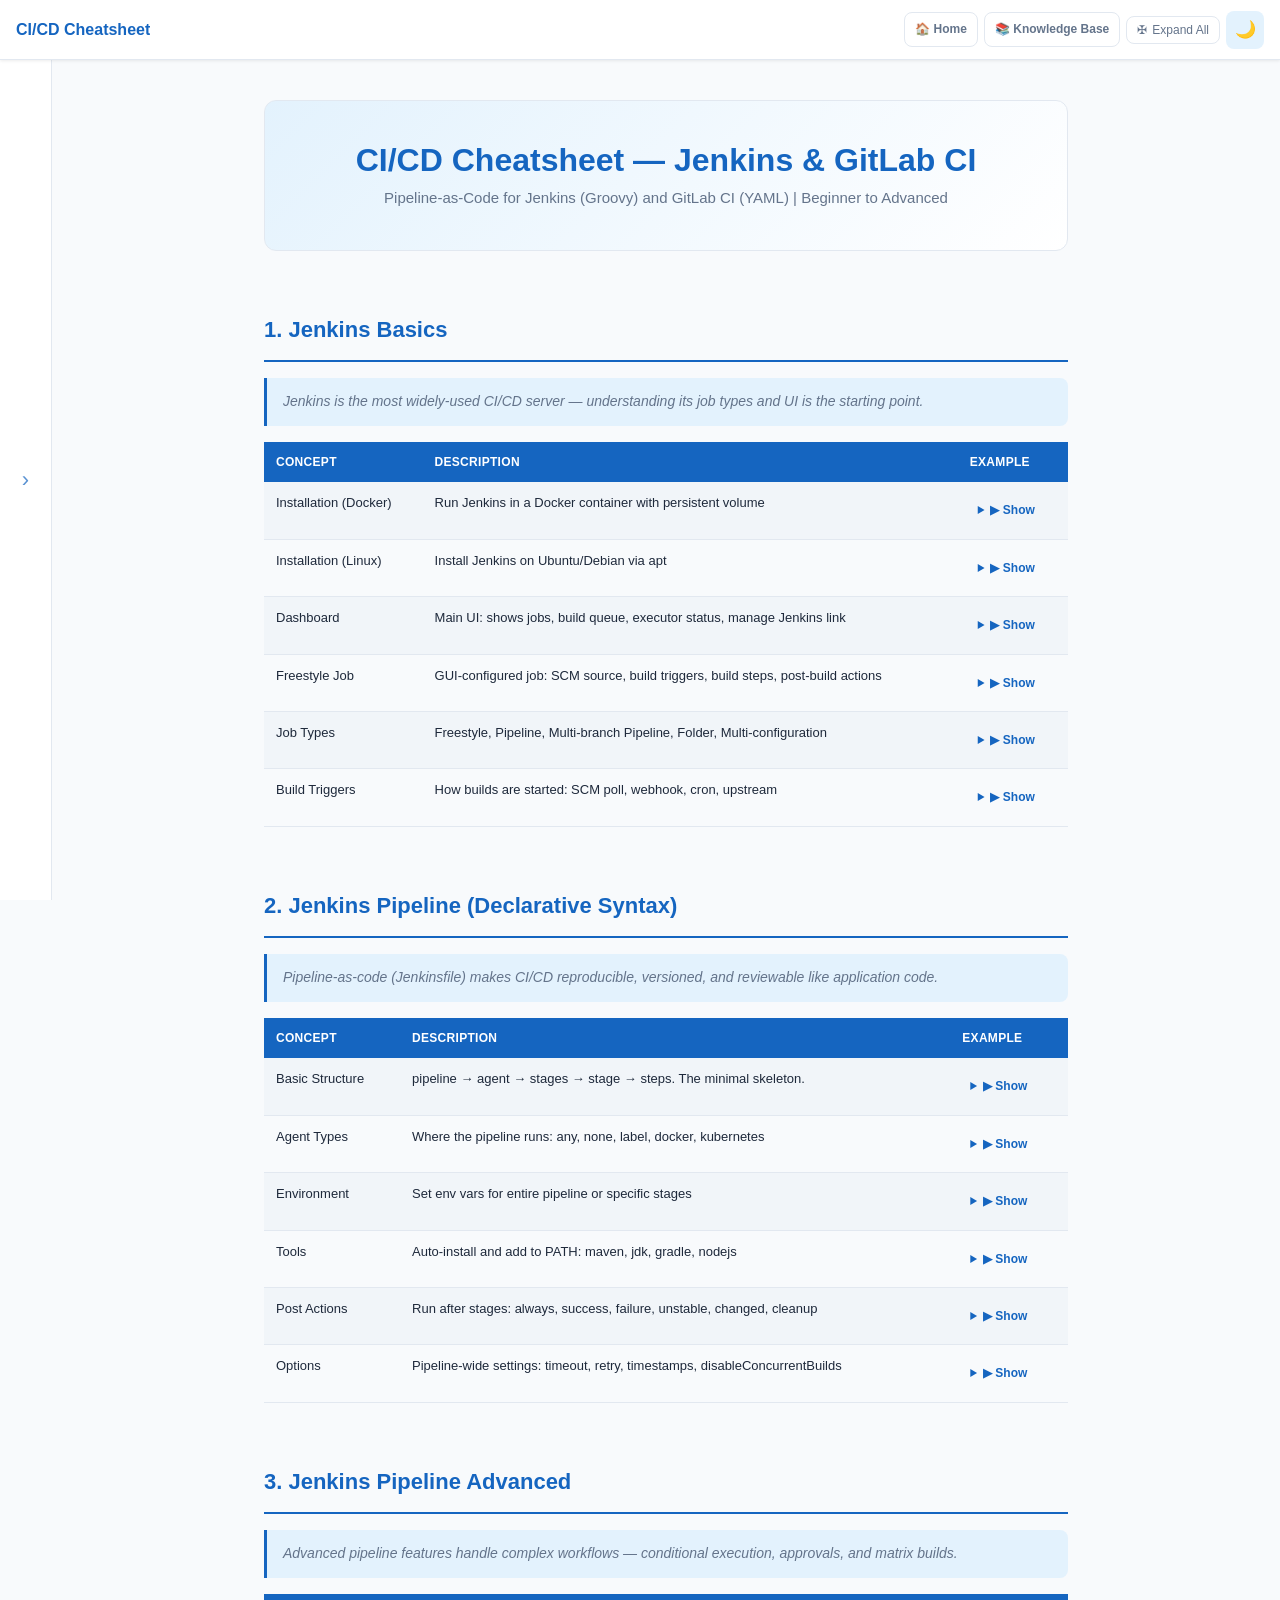
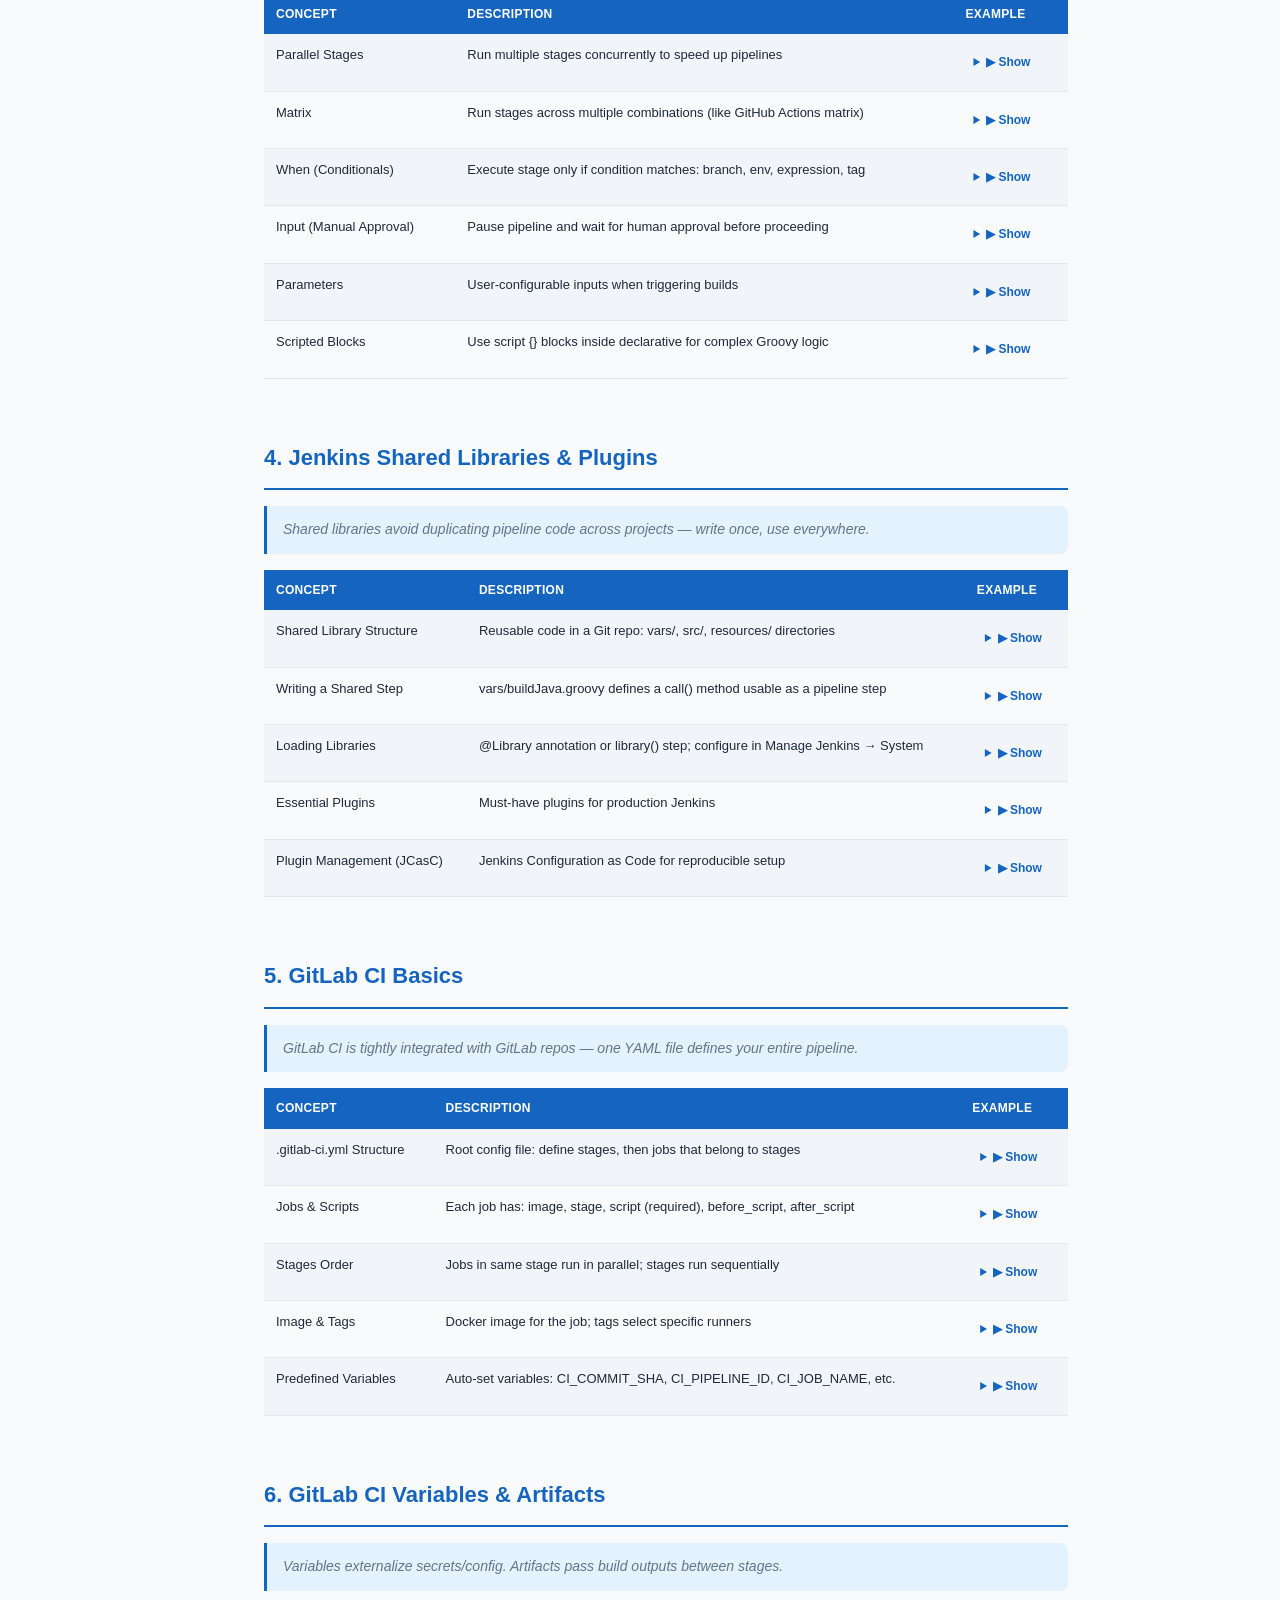
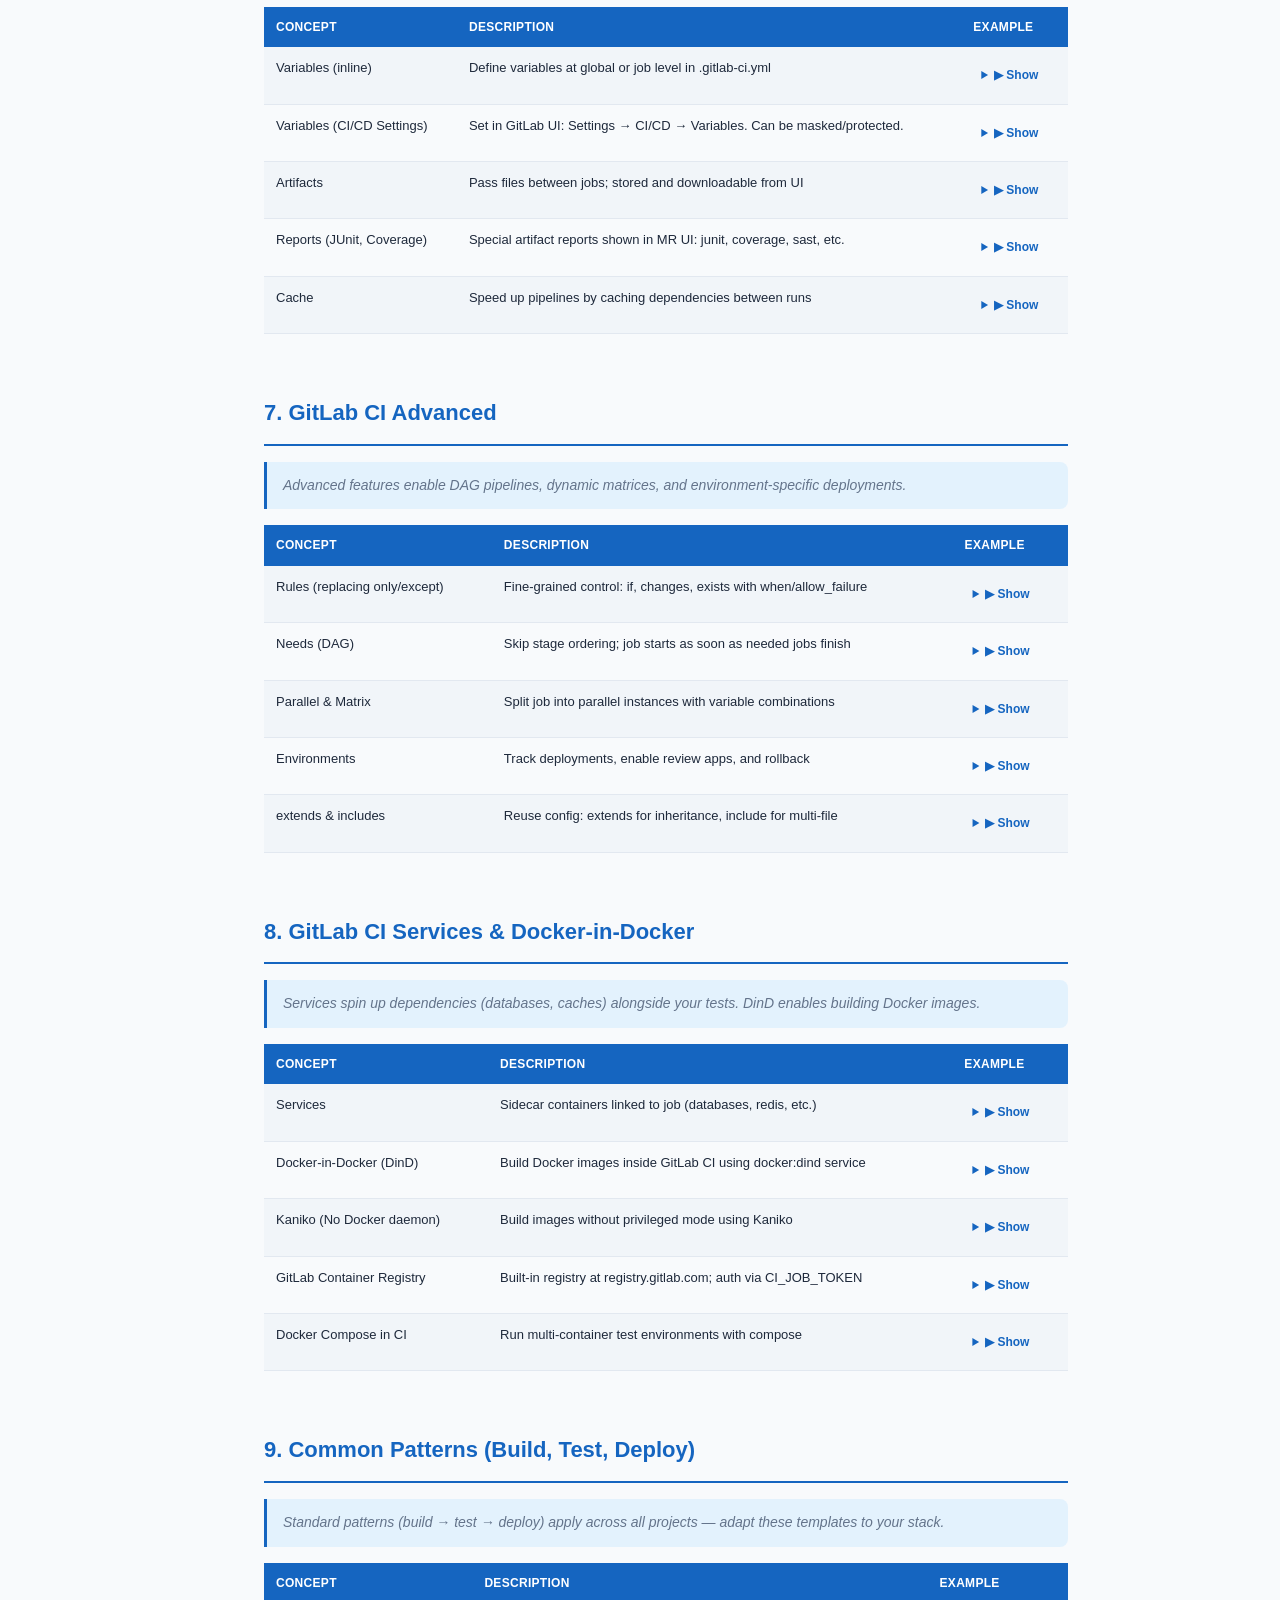
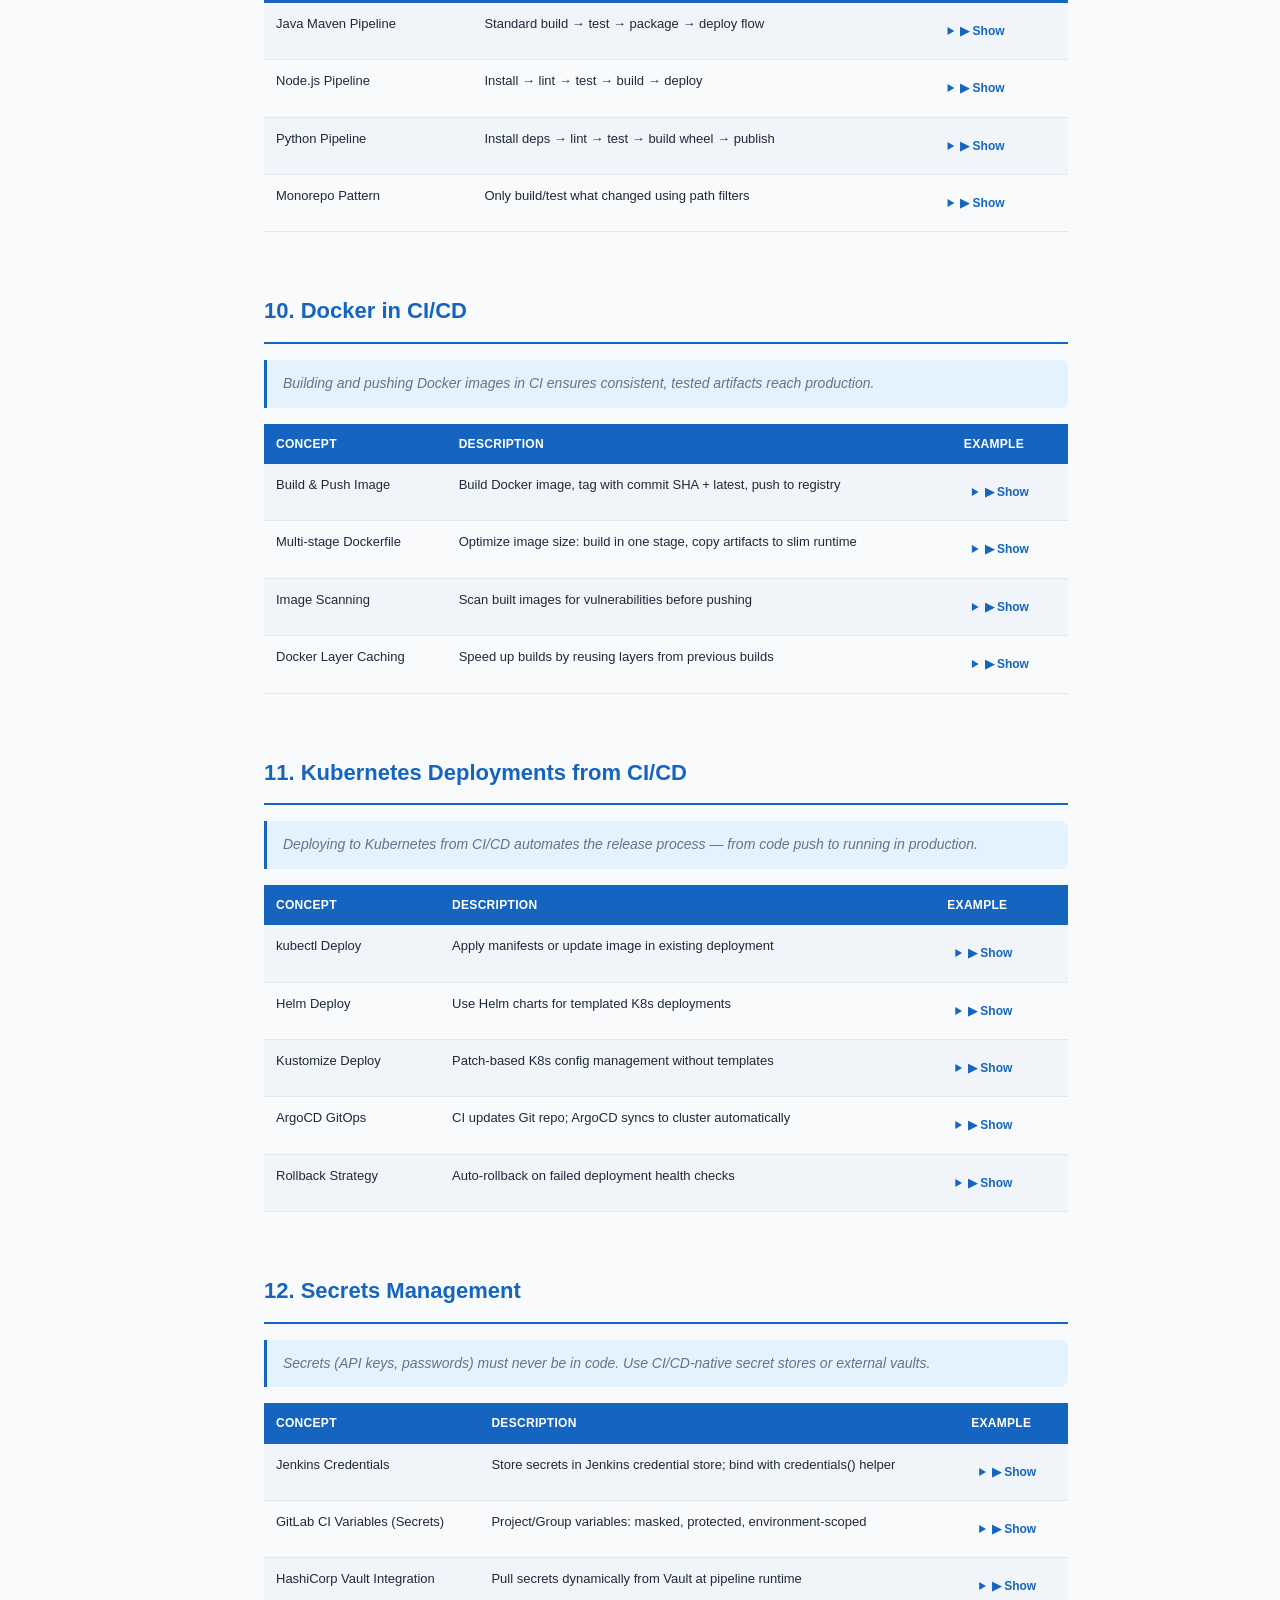
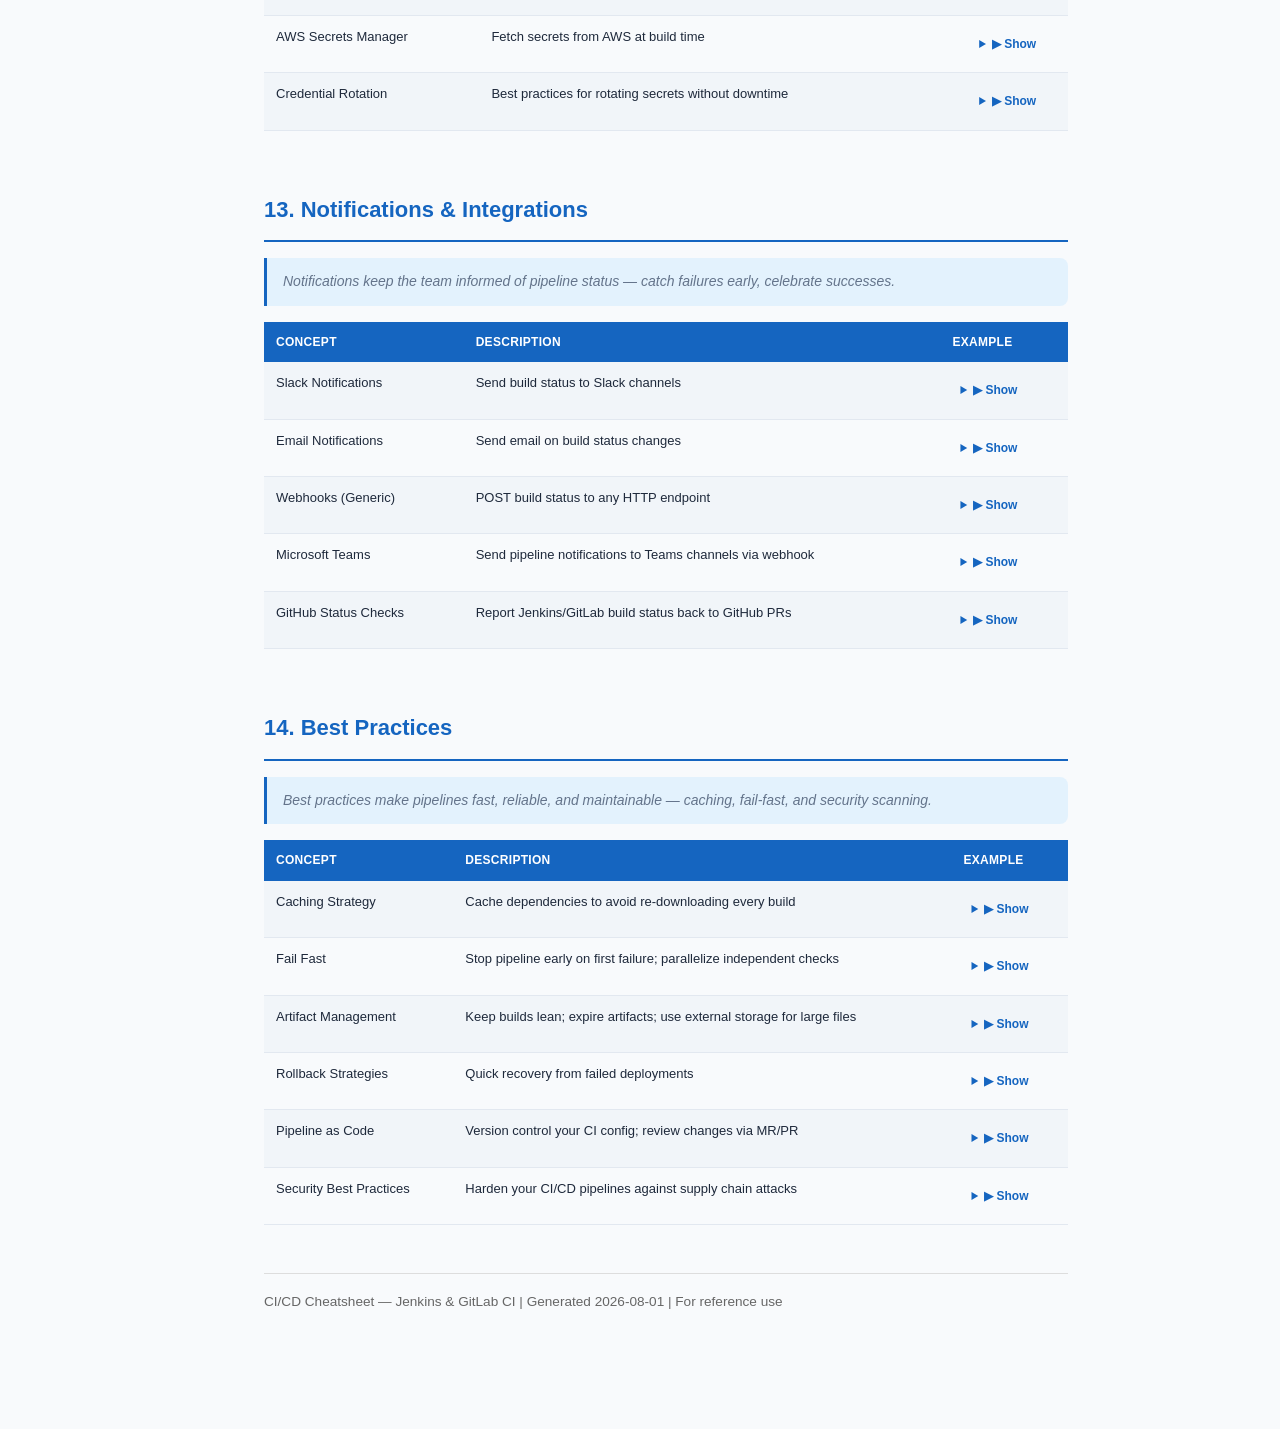
<file: knowledge/cicd-cheatsheet.html>
﻿<!DOCTYPE html>
<html lang="en" data-theme="light">
<head>
<meta charset="UTF-8">
<meta name="viewport" content="width=device-width, initial-scale=1.0">
<title>CI/CD Cheatsheet &mdash; Jenkins &amp; GitLab CI</title>
<link rel="icon" href="data:image/svg+xml,<svg xmlns=%22http://www.w3.org/2000/svg%22 viewBox=%220 0 100 100%22><text y=%22.9em%22 font-size=%2290%22>&#x1F916;</text></svg>" />
<style>
:root{--primary:#1565c0;--primary-dark:#0d47a1;--primary-light:#e3f2fd;--accent:#ff6f00;--bg:#f8fafc;--bg-card:#ffffff;--bg-code:#1e1e1e;--text:#1e293b;--text-muted:#64748b;--text-code:#d4d4d4;--border:#e2e8f0;--border-light:#f1f5f9;--shadow-sm:0 1px 3px rgba(0,0,0,.08);--shadow-md:0 4px 12px rgba(0,0,0,.1);--shadow-lg:0 8px 24px rgba(0,0,0,.12);--radius:8px;--radius-lg:12px;--font-sans:-apple-system,BlinkMacSystemFont,'Segoe UI',Roboto,'Inter',sans-serif;--font-mono:'JetBrains Mono','Fira Code','Consolas','Monaco',monospace;--nav-height:60px;--toc-width:280px;--toc-width-collapsed:52px}
[data-theme=dark]{--primary:#64b5f6;--primary-dark:#90caf9;--primary-light:#1a2332;--accent:#ffab40;--bg:#0f172a;--bg-card:#1e293b;--bg-code:#0d1117;--text:#e2e8f0;--text-muted:#94a3b8;--text-code:#d4d4d4;--border:#334155;--border-light:#1e293b;--shadow-sm:0 1px 3px rgba(0,0,0,.3);--shadow-md:0 4px 12px rgba(0,0,0,.4);--shadow-lg:0 8px 24px rgba(0,0,0,.5)}
*,::before,::after{box-sizing:border-box;margin:0;padding:0}
html{scroll-behavior:smooth;scroll-padding-top:calc(var(--nav-height) + 16px)}
body{font-family:var(--font-sans);font-size:15px;line-height:1.7;color:var(--text);background:var(--bg);transition:background .3s,color .3s;-webkit-font-smoothing:antialiased}
a{color:var(--primary)}
.top-nav{position:fixed;top:0;left:0;right:0;height:var(--nav-height);background:var(--bg-card);border-bottom:1px solid var(--border);box-shadow:var(--shadow-sm);display:flex;align-items:center;justify-content:space-between;padding:0 16px;z-index:1000;backdrop-filter:blur(10px);transition:background .3s}
.nav-left{display:flex;align-items:center;gap:8px;min-width:0;overflow:hidden}
.nav-brand{font-size:16px;font-weight:700;color:var(--primary);white-space:nowrap;overflow:hidden;text-overflow:ellipsis}
.nav-actions{display:flex;align-items:center;gap:6px;flex-shrink:0}
.nav-btn{display:inline-flex;align-items:center;gap:5px;padding:6px 10px;border:1px solid var(--border);background:var(--bg-card);border-radius:var(--radius);font-size:12px;font-weight:600;color:var(--text-muted);text-decoration:none;cursor:pointer;white-space:nowrap;transition:all .2s}
.nav-btn:hover{border-color:var(--primary);color:var(--primary);background:var(--primary-light)}
.menu-btn{display:flex;align-items:center;justify-content:center;width:40px;height:40px;border:none;background:var(--primary-light);border-radius:var(--radius);cursor:pointer;color:var(--primary);font-size:20px;transition:all .2s;flex-shrink:0}
.menu-btn:hover{background:var(--primary);color:#fff}
.theme-toggle{display:flex;align-items:center;justify-content:center;width:38px;height:38px;border:none;background:var(--primary-light);border-radius:var(--radius);cursor:pointer;font-size:17px;transition:all .2s;flex-shrink:0}
.theme-toggle:hover{background:var(--primary);color:#fff}
.expand-toggle{display:flex;align-items:center;gap:5px;padding:6px 10px;border:1px solid var(--border);background:var(--bg-card);border-radius:var(--radius);cursor:pointer;font-size:12px;color:var(--text-muted);transition:all .2s;white-space:nowrap}
.expand-toggle:hover{border-color:var(--primary);color:var(--primary)}
.expand-toggle.active{background:var(--primary-light);border-color:var(--primary);color:var(--primary)}
.sidebar{position:fixed;top:var(--nav-height);left:-100%;width:min(var(--toc-width),85vw);height:calc(100vh - var(--nav-height));background:var(--bg-card);border-right:1px solid var(--border);overflow:hidden;z-index:900;transition:left .25s ease,width .25s ease;padding:0}
.sidebar.open{left:0;width:min(var(--toc-width),85vw)}
.sidebar-overlay{position:fixed;inset:0;top:var(--nav-height);background:rgba(0,0,0,.4);z-index:899;opacity:0;pointer-events:none;transition:opacity .3s}
.sidebar-overlay.open{opacity:1;pointer-events:all}
.sidebar-inner{width:var(--toc-width);padding:16px;min-height:100%;height:100%;overflow-y:auto}
.sidebar h3{font-size:13px;font-weight:600;color:var(--text-muted);text-transform:uppercase;letter-spacing:.5px;margin-bottom:10px;padding-bottom:8px;border-bottom:1px solid var(--border);white-space:nowrap}
.sidebar ol{list-style:none;padding:0}
.sidebar li{margin:2px 0}
.sidebar a{display:block;padding:7px 10px;color:var(--text);text-decoration:none;font-size:13px;border-radius:6px;transition:all .2s;line-height:1.4;white-space:nowrap}
.sidebar a:hover{background:var(--primary-light);color:var(--primary)}
.sidebar a.active{background:var(--primary);color:#fff;font-weight:500}
.sidebar-collapse-btn{display:flex;align-items:center;justify-content:center;width:32px;height:32px;border:none;background:var(--primary-light);border-radius:var(--radius);cursor:pointer;color:var(--primary);font-size:14px;margin-bottom:12px;transition:all .2s;flex-shrink:0}
.sidebar-collapse-btn:hover{background:var(--primary);color:#fff}
.scroll-progress{position:fixed;top:var(--nav-height);left:0;height:3px;background:var(--primary);z-index:1001;transition:width .1s;width:0}
.main-content{max-width:900px;margin:0 auto;padding:calc(var(--nav-height) + 24px) 16px 60px}
.page-header{text-align:center;margin-bottom:32px;padding:32px 16px;background:linear-gradient(135deg,var(--primary-light),var(--bg-card));border-radius:var(--radius-lg);border:1px solid var(--border)}
.page-header h1{font-size:clamp(22px,5vw,32px);font-weight:800;color:var(--primary);margin-bottom:8px;line-height:1.2}
.page-header .subtitle{font-size:clamp(12px,3vw,15px);color:var(--text-muted);line-height:1.5}
h2{font-size:clamp(18px,4vw,22px);font-weight:700;color:var(--primary);margin:48px 0 16px;padding:12px 0;border-bottom:2px solid var(--primary);scroll-margin-top:calc(var(--nav-height) + 16px)}
h3{font-size:clamp(14px,3.5vw,16px);font-weight:600;color:var(--primary-dark);margin:24px 0 12px}
.section-desc{color:var(--text-muted);font-size:14px;margin:0 0 16px;padding:12px 16px;border-left:3px solid var(--primary);background:var(--primary-light);border-radius:0 var(--radius) var(--radius) 0;font-style:italic}
.table-wrapper,.table-wrap{overflow-x:auto;-webkit-overflow-scrolling:touch;margin:12px 0 24px;border-radius:var(--radius);border:1px solid var(--border);box-shadow:var(--shadow-sm)}
table{width:100%;border-collapse:collapse;font-size:13px;min-width:400px}
th{background:var(--primary);color:#fff;padding:10px 12px;text-align:left;font-weight:600;font-size:12px;text-transform:uppercase;letter-spacing:.3px;white-space:nowrap}
td{padding:10px 12px;border-bottom:1px solid var(--border);vertical-align:top}
tr:nth-child(even){background:var(--border-light)}
tr:hover{background:var(--primary-light)}
[data-theme=dark] th{background:#1e3a5f}
code{background:var(--bg-code);color:var(--text-code);padding:2px 6px;border-radius:4px;font-family:var(--font-mono);font-size:12px}
.cmd{background:var(--bg-code);color:var(--text-code);padding:2px 6px;border-radius:4px;font-family:var(--font-mono);font-size:12px}
details{margin:4px 0}
details summary{cursor:pointer;color:var(--primary);font-weight:600;font-size:12px;padding:4px 8px;border-radius:4px;transition:background .2s;user-select:none;-webkit-user-select:none}
details summary:hover{background:var(--primary-light)}
details pre,pre{background:var(--bg-code);color:var(--text-code);padding:14px 16px;border-radius:var(--radius);font-family:var(--font-mono);font-size:12px;overflow-x:auto;-webkit-overflow-scrolling:touch;margin:8px 0;line-height:1.6;max-height:400px;overflow-y:auto}
.code-modal-overlay{position:fixed;inset:0;background:rgba(0,0,0,.6);backdrop-filter:blur(4px);z-index:2000;display:flex;align-items:center;justify-content:center;padding:16px;opacity:0;pointer-events:none;transition:opacity .25s ease}
.code-modal-overlay.active{opacity:1;pointer-events:all}
.code-modal{background:var(--bg-code);border:1px solid var(--border);border-radius:var(--radius-lg);box-shadow:var(--shadow-lg);width:100%;max-width:700px;max-height:80vh;display:flex;flex-direction:column;transform:scale(.9) translateY(20px);transition:transform .25s ease;overflow:hidden}
.code-modal-overlay.active .code-modal{transform:scale(1) translateY(0)}
.code-modal-header{display:flex;align-items:center;justify-content:space-between;padding:12px 16px;background:var(--primary);color:#fff;font-size:13px;font-weight:600}
.code-modal-close{width:32px;height:32px;border:none;background:rgba(255,255,255,.2);color:#fff;border-radius:6px;font-size:18px;cursor:pointer;display:flex;align-items:center;justify-content:center;transition:background .2s}
.code-modal-close:hover{background:rgba(255,255,255,.3)}
.code-modal-body{overflow:auto;-webkit-overflow-scrolling:touch;padding:16px 20px;flex:1}
.code-modal-body pre{background:transparent;color:var(--text-code);font-family:var(--font-mono);font-size:13px;line-height:1.7;margin:0;white-space:pre-wrap;word-break:break-word;max-height:none}
.back-to-top{position:fixed;bottom:24px;right:24px;width:44px;height:44px;background:var(--primary);color:#fff;border:none;border-radius:50%;font-size:22px;cursor:pointer;box-shadow:var(--shadow-md);display:flex;align-items:center;justify-content:center;opacity:0;transform:translateY(20px);transition:all .3s;z-index:800}
.back-to-top.visible{opacity:1;transform:translateY(0)}
.back-to-top:hover{transform:translateY(-2px);box-shadow:var(--shadow-lg)}
.tip{background:#ecfdf5;border-left:4px solid #10b981;padding:12px 16px;margin:16px 0;font-size:13px;border-radius:0 var(--radius) var(--radius) 0;line-height:1.6}
[data-theme=dark] .tip{background:#064e3b30;border-color:#10b981}
.cmt{color:#6a9955}.kw{color:#569cd6}.str{color:#ce9178}.fn{color:#dcdcaa}
@media(max-width:640px){.code-modal{max-height:85vh;border-radius:var(--radius-lg) var(--radius-lg) 0 0}.code-modal-overlay{align-items:flex-end;padding:0}.expand-label,.nav-brand{display:none}}
@media(min-width:768px){.main-content{padding:calc(var(--nav-height) + 32px) 24px 80px}.page-header{padding:40px 32px}}
@media(min-width:1024px){
  body{padding-left:var(--toc-width-collapsed)}
  .main-content{padding:calc(var(--nav-height) + 40px) 32px 100px;margin:0 auto;max-width:900px}
  .sidebar{left:0;width:var(--toc-width-collapsed);overflow:hidden;transition:width .3s ease,box-shadow .3s ease}
  .sidebar:hover{width:var(--toc-width);box-shadow:var(--shadow-lg)}
  .sidebar:not(:hover) .sidebar-inner{opacity:0;pointer-events:none}
  .sidebar:hover .sidebar-inner{opacity:1;pointer-events:all;transition:opacity .2s ease .1s}
  .sidebar-inner{width:var(--toc-width);height:100%;overflow-y:auto;transition:opacity .15s ease}
  .sidebar:hover a{pointer-events:all}
  .sidebar:not(:hover)::after{content:"\203A";position:absolute;top:50%;left:50%;transform:translate(-50%,-50%);font-size:22px;color:var(--primary);opacity:0.7;pointer-events:none;transition:opacity .2s ease}
  .sidebar:hover::after{opacity:0}
  .sidebar-overlay,.menu-btn{display:none}
}
@media(min-width:1200px){.main-content{padding-left:48px;padding-right:48px}}
@keyframes fadeIn{from{opacity:0;transform:translateY(10px)}to{opacity:1;transform:translateY(0)}}
.main-content>*{animation:fadeIn .3s ease forwards}
@media print{.top-nav,.sidebar,.sidebar-overlay,.back-to-top,.scroll-progress,.code-modal-overlay{display:none!important}.main-content{margin:0;padding:10px;max-width:100%}body{font-size:11px;background:#fff;color:#000}}
</style>
</head>
<body>

<div class="scroll-progress" id="scrollProgress"></div>

<nav class="top-nav">
  <div class="nav-left">
    <button class="menu-btn" id="menuBtn" aria-label="Toggle menu">&#9776;</button>
    <span class="nav-brand">CI/CD Cheatsheet</span>
  </div>
  <div class="nav-actions">
    <a href="../index.html" class="nav-btn">&#127968; Home</a>
    <a href="index.html" class="nav-btn">&#128218; Knowledge Base</a>
    <button class="expand-toggle" id="expandToggle">&#10016; <span class="expand-label">Expand All</span></button>
    <button class="theme-toggle" id="themeToggle" aria-label="Toggle theme">&#127769;</button>
  </div>
</nav>

<div class="sidebar-overlay" id="sidebarOverlay"></div>

<aside class="sidebar" id="sidebar">
  <div class="sidebar-inner">
  <h3>&#128209; Contents</h3>
  <ol>
      <li><a href="#jenkins-basics">1. Jenkins Basics</a></li>
      <li><a href="#jenkins-pipeline">2. Jenkins Pipeline (Declarative Syntax)</a></li>
      <li><a href="#jenkins-advanced">3. Jenkins Pipeline Advanced</a></li>
      <li><a href="#jenkins-shared-libs">4. Jenkins Shared Libraries &amp; Plugins</a></li>
      <li><a href="#gitlab-basics">5. GitLab CI Basics</a></li>
      <li><a href="#gitlab-variables">6. GitLab CI Variables &amp; Artifacts</a></li>
      <li><a href="#gitlab-advanced">7. GitLab CI Advanced</a></li>
      <li><a href="#gitlab-services">8. GitLab CI Services &amp; Docker-in-Docker</a></li>
      <li><a href="#common-patterns">9. Common Patterns (Build, Test, Deploy)</a></li>
      <li><a href="#docker-cicd">10. Docker in CI/CD</a></li>
      <li><a href="#kubernetes">11. Kubernetes Deployments from CI/CD</a></li>
      <li><a href="#secrets">12. Secrets Management</a></li>
      <li><a href="#notifications">13. Notifications &amp; Integrations</a></li>
      <li><a href="#best-practices">14. Best Practices</a></li>
  </ol>
  </div>
</aside>

<main class="main-content">

<div class="page-header">
  <h1>CI/CD Cheatsheet &mdash; Jenkins &amp; GitLab CI</h1>
  <p class="subtitle">Pipeline-as-Code for Jenkins (Groovy) and GitLab CI (YAML) | Beginner to Advanced</p>
</div>

<h2 id="jenkins-basics">1. Jenkins Basics</h2>
<p class="section-desc">Jenkins is the most widely-used CI/CD server — understanding its job types and UI is the starting point.</p>
<table>
<tr><th>Concept</th><th>Description</th><th>Example</th></tr>
<tr>
<td>Installation (Docker)</td>
<td>Run Jenkins in a Docker container with persistent volume</td>
<td><details><summary>▶ Show</summary><pre><span class="cmd">docker run -d --name jenkins \
  -p 8080:8080 -p 50000:50000 \
  -v jenkins_home:/var/jenkins_home \
  jenkins/jenkins:lts-jdk17</span>

<span class="cmt"># Get initial admin password</span>
<span class="cmd">docker exec jenkins cat /var/jenkins_home/secrets/initialAdminPassword</span></pre></details></td>
</tr>
<tr>
<td>Installation (Linux)</td>
<td>Install Jenkins on Ubuntu/Debian via apt</td>
<td><details><summary>▶ Show</summary><pre><span class="cmt"># Add Jenkins repo key and source</span>
<span class="cmd">curl -fsSL https://pkg.jenkins.io/debian-stable/jenkins.io-2023.key | sudo tee \
  /usr/share/keyrings/jenkins-keyring.asc > /dev/null
echo deb [signed-by=/usr/share/keyrings/jenkins-keyring.asc] \
  https://pkg.jenkins.io/debian-stable binary/ | sudo tee \
  /etc/apt/sources.list.d/jenkins.list > /dev/null</span>

<span class="cmd">sudo apt update && sudo apt install jenkins -y</span>
<span class="cmd">sudo systemctl enable --now jenkins</span>
<span class="cmt"># Access at http://localhost:8080</span></pre></details></td>
</tr>
<tr>
<td>Dashboard</td>
<td>Main UI: shows jobs, build queue, executor status, manage Jenkins link</td>
<td><details><summary>▶ Show</summary><pre><span class="cmt">Key areas:</span>
<span class="cmd">• New Item        → Create jobs/pipelines
• Manage Jenkins  → System config, plugins, credentials
• Build Queue     → Pending builds
• Build Executor  → Running builds on agents
• Credentials     → Manage Jenkins → Credentials → System</span></pre></details></td>
</tr>
<tr>
<td>Freestyle Job</td>
<td>GUI-configured job: SCM source, build triggers, build steps, post-build actions</td>
<td><details><summary>▶ Show</summary><pre><span class="cmt"># Freestyle job config (conceptual):</span>
<span class="cmd">Source Code Management:
  Git → https://github.com/org/repo.git
  Branch: */main

Build Triggers:
  ☑ Poll SCM: H/5 * * * *
  ☑ GitHub hook trigger for GITScm polling

Build Steps:
  Execute shell:
    mvn clean package -DskipTests=false

Post-build Actions:
  Archive artifacts: target/*.jar
  Email notification on failure</span></pre></details></td>
</tr>
<tr>
<td>Job Types</td>
<td>Freestyle, Pipeline, Multi-branch Pipeline, Folder, Multi-configuration</td>
<td><details><summary>▶ Show</summary><pre><span class="cmd">Freestyle        → GUI-based, single branch, simple builds
Pipeline         → Jenkinsfile (scripted or declarative)
Multibranch      → Auto-discovers branches with Jenkinsfile
Folder           → Organize jobs in namespaces
Multi-config     → Matrix builds (deprecated, use pipeline matrix)</span></pre></details></td>
</tr>
<tr>
<td>Build Triggers</td>
<td>How builds are started: SCM poll, webhook, cron, upstream</td>
<td><details><summary>▶ Show</summary><pre><span class="cmt"># Cron syntax in Jenkins (with hash for load distribution)</span>
<span class="cmd">H/15 * * * *</span>      <span class="cmt"># Every 15 mins (hashed)</span>
<span class="cmd">H 2 * * 1-5</span>       <span class="cmt"># Weekdays ~2am</span>
<span class="cmd">@midnight</span>          <span class="cmt"># Once a day</span>

<span class="cmt"># Webhook: configure GitHub/GitLab to POST to:</span>
<span class="cmd">http://jenkins-url/github-webhook/</span>
<span class="cmd">http://jenkins-url/project/JOB_NAME</span></pre></details></td>
</tr>
</table>

<!-- Section 2: Jenkins Pipeline -->
<h2 id="jenkins-pipeline">2. Jenkins Pipeline (Declarative Syntax)</h2>
<p class="section-desc">Pipeline-as-code (Jenkinsfile) makes CI/CD reproducible, versioned, and reviewable like application code.</p>
<table>
<tr><th>Concept</th><th>Description</th><th>Example</th></tr>
<tr>
<td>Basic Structure</td>
<td>pipeline → agent → stages → stage → steps. The minimal skeleton.</td>
<td><details><summary>▶ Show</summary><pre><span class="cmd">pipeline {
    agent any</span>
    <span class="cmt">// Use any available executor</span>

    <span class="cmd">stages {
        stage('Build') {
            steps {
                sh 'mvn clean compile'
            }
        }
        stage('Test') {
            steps {
                sh 'mvn test'
            }
        }
        stage('Deploy') {
            steps {
                sh './deploy.sh'
            }
        }
    }
}</span></pre></details></td>
</tr>
<tr>
<td>Agent Types</td>
<td>Where the pipeline runs: any, none, label, docker, kubernetes</td>
<td><details><summary>▶ Show</summary><pre><span class="cmd">agent any</span>                    <span class="cmt">// Any available agent</span>
<span class="cmd">agent none</span>                   <span class="cmt">// No global agent (set per stage)</span>
<span class="cmd">agent { label 'linux' }</span>      <span class="cmt">// Agent with label</span>
<span class="cmd">agent {
    docker {
        image 'maven:3.9-eclipse-temurin-17'
        args '-v /root/.m2:/root/.m2'
    }
}</span>
<span class="cmd">agent {
    kubernetes {
        yaml '''
        apiVersion: v1
        kind: Pod
        spec:
          containers:
          - name: maven
            image: maven:3.9-jdk-17
            command: ['sleep', '99d']
        '''
    }
}</span></pre></details></td>
</tr>
<tr>
<td>Environment</td>
<td>Set env vars for entire pipeline or specific stages</td>
<td><details><summary>▶ Show</summary><pre><span class="cmd">pipeline {
    agent any
    environment {
        APP_NAME = 'my-app'
        VERSION  = sh(script: 'git rev-parse --short HEAD', returnStdout: true).trim()
        CREDS    = credentials('my-secret-id')</span> <span class="cmt">// Injects USERNAME and PASSWORD</span>
    <span class="cmd">}
    stages {
        stage('Print') {
            environment {
                STAGE_VAR = 'only-here'
            }
            steps {
                sh 'echo $APP_NAME $VERSION $STAGE_VAR'
            }
        }
    }
}</span></pre></details></td>
</tr>
<tr>
<td>Tools</td>
<td>Auto-install and add to PATH: maven, jdk, gradle, nodejs</td>
<td><details><summary>▶ Show</summary><pre><span class="cmd">pipeline {
    agent any
    tools {
        maven 'Maven-3.9'</span>    <span class="cmt">// Name from Global Tool Config</span>
        <span class="cmd">jdk 'JDK-17'</span>         <span class="cmt">// Name from Global Tool Config</span>
    <span class="cmd">}
    stages {
        stage('Build') {
            steps {
                sh 'mvn --version'
                sh 'java --version'
            }
        }
    }
}</span></pre></details></td>
</tr>
<tr>
<td>Post Actions</td>
<td>Run after stages: always, success, failure, unstable, changed, cleanup</td>
<td><details><summary>▶ Show</summary><pre><span class="cmd">pipeline {
    agent any
    stages {
        stage('Test') {
            steps { sh 'mvn test' }
        }
    }
    post {
        always {
            junit 'target/surefire-reports/*.xml'
            archiveArtifacts artifacts: 'target/*.jar'
        }
        success {
            echo 'Build succeeded!'
        }
        failure {
            mail to: 'team@example.com',
                 subject: "FAILED: ${env.JOB_NAME}",
                 body: "Check ${env.BUILD_URL}"
        }
        cleanup {
            cleanWs()</span> <span class="cmt">// Clean workspace</span>
        <span class="cmd">}
    }
}</span></pre></details></td>
</tr>
<tr>
<td>Options</td>
<td>Pipeline-wide settings: timeout, retry, timestamps, disableConcurrentBuilds</td>
<td><details><summary>▶ Show</summary><pre><span class="cmd">pipeline {
    agent any
    options {
        timeout(time: 30, unit: 'MINUTES')
        retry(2)
        timestamps()
        disableConcurrentBuilds()
        buildDiscarder(logRotator(numToKeepStr: '10'))
        skipDefaultCheckout()
    }
    stages { ... }
}</span></pre></details></td>
</tr>
</table>

<!-- Section 3: Jenkins Pipeline Advanced -->
<h2 id="jenkins-advanced">3. Jenkins Pipeline Advanced</h2>
<p class="section-desc">Advanced pipeline features handle complex workflows — conditional execution, approvals, and matrix builds.</p>
<table>
<tr><th>Concept</th><th>Description</th><th>Example</th></tr>
<tr>
<td>Parallel Stages</td>
<td>Run multiple stages concurrently to speed up pipelines</td>
<td><details><summary>▶ Show</summary><pre><span class="cmd">stage('Tests') {
    parallel {
        stage('Unit Tests') {
            agent { label 'linux' }
            steps { sh 'mvn test -Punit' }
        }
        stage('Integration Tests') {
            agent { label 'linux' }
            steps { sh 'mvn test -Pintegration' }
        }
        stage('Lint') {
            agent { label 'linux' }
            steps { sh 'mvn checkstyle:check' }
        }
    }
}</span></pre></details></td>
</tr>
<tr>
<td>Matrix</td>
<td>Run stages across multiple combinations (like GitHub Actions matrix)</td>
<td><details><summary>▶ Show</summary><pre><span class="cmd">stage('Build Matrix') {
    matrix {
        axes {
            axis {
                name 'PLATFORM'
                values 'linux', 'windows', 'mac'
            }
            axis {
                name 'JDK'
                values '17', '21'
            }
        }
        excludes {
            exclude {
                axis { name 'PLATFORM'; values 'mac' }
                axis { name 'JDK'; values '17' }
            }
        }
        stages {
            stage('Build') {
                steps {
                    echo "Building on ${PLATFORM} with JDK ${JDK}"
                    sh './build.sh'
                }
            }
        }
    }
}</span></pre></details></td>
</tr>
<tr>
<td>When (Conditionals)</td>
<td>Execute stage only if condition matches: branch, env, expression, tag</td>
<td><details><summary>▶ Show</summary><pre><span class="cmd">stage('Deploy to Prod') {
    when {
        branch 'main'</span>               <span class="cmt">// Only on main</span>
    <span class="cmd">}
    steps { sh './deploy-prod.sh' }
}

stage('Deploy Staging') {
    when {
        anyOf {
            branch 'develop'
            branch 'release/*'
        }
    }
    steps { sh './deploy-staging.sh' }
}

stage('Tagged Release') {
    when {
        tag pattern: "v\\d+\\.\\d+\\.\\d+", comparator: "REGEXP"
    }
    steps { sh './release.sh' }
}

stage('Skip if no changes') {
    when {
        changeset '**/*.java'</span>       <span class="cmt">// Only if .java files changed</span>
    <span class="cmd">}
    steps { sh 'mvn compile' }
}</span></pre></details></td>
</tr>
<tr>
<td>Input (Manual Approval)</td>
<td>Pause pipeline and wait for human approval before proceeding</td>
<td><details><summary>▶ Show</summary><pre><span class="cmd">stage('Approve Deploy') {
    input {
        message 'Deploy to production?'
        ok 'Yes, deploy!'
        submitter 'admin,deploy-team'
        parameters {
            choice(name: 'ENVIRONMENT',
                   choices: ['staging', 'production'],
                   description: 'Target env')
        }
    }
    steps {
        echo "Deploying to ${ENVIRONMENT}"
        sh './deploy.sh ${ENVIRONMENT}'
    }
}</span></pre></details></td>
</tr>
<tr>
<td>Parameters</td>
<td>User-configurable inputs when triggering builds</td>
<td><details><summary>▶ Show</summary><pre><span class="cmd">pipeline {
    agent any
    parameters {
        string(name: 'BRANCH', defaultValue: 'main', description: 'Branch to build')
        choice(name: 'ENV', choices: ['dev','staging','prod'], description: 'Deploy target')
        booleanParam(name: 'SKIP_TESTS', defaultValue: false, description: 'Skip tests?')
        password(name: 'API_KEY', description: 'API key for deployment')
    }
    stages {
        stage('Build') {
            steps {
                echo "Building ${params.BRANCH} for ${params.ENV}"
                sh "mvn clean package ${params.SKIP_TESTS ? '-DskipTests' : ''}"
            }
        }
    }
}</span></pre></details></td>
</tr>
<tr>
<td>Scripted Blocks</td>
<td>Use script {} blocks inside declarative for complex Groovy logic</td>
<td><details><summary>▶ Show</summary><pre><span class="cmd">stage('Dynamic Steps') {
    steps {
        script {
            def services = ['api', 'web', 'worker']
            for (svc in services) {
                sh "docker build -t myrepo/${svc}:${env.BUILD_NUMBER} ./${svc}"
            }
            if (env.BRANCH_NAME == 'main') {
                currentBuild.description = 'Production build'
            }
        }
    }
}</span></pre></details></td>
</tr>
</table>

<!-- Section 4: Jenkins Shared Libraries & Plugins -->
<h2 id="jenkins-shared-libs">4. Jenkins Shared Libraries &amp; Plugins</h2>
<p class="section-desc">Shared libraries avoid duplicating pipeline code across projects — write once, use everywhere.</p>
<table>
<tr><th>Concept</th><th>Description</th><th>Example</th></tr>
<tr>
<td>Shared Library Structure</td>
<td>Reusable code in a Git repo: vars/, src/, resources/ directories</td>
<td><details><summary>▶ Show</summary><pre><span class="cmt"># Shared library repo structure:</span>
<span class="cmd">my-shared-library/
├── vars/
│   ├── buildJava.groovy        </span><span class="cmt"># Global var (callable as buildJava())</span><span class="cmd">
│   ├── deployToK8s.groovy
│   └── notifySlack.groovy
├── src/
│   └── com/myorg/
│       └── Utils.groovy        </span><span class="cmt"># Class-based utilities</span><span class="cmd">
├── resources/
│   └── templates/
│       └── deployment.yaml     </span><span class="cmt"># Resource files (libraryResource)</span><span class="cmd">
└── README.md</span></pre></details></td>
</tr>
<tr>
<td>Writing a Shared Step</td>
<td>vars/buildJava.groovy defines a call() method usable as a pipeline step</td>
<td><details><summary>▶ Show</summary><pre><span class="cmt">// vars/buildJava.groovy</span>
<span class="cmd">def call(Map config = [:]) {
    def jdkVersion = config.jdk ?: '17'
    def goals = config.goals ?: 'clean package'

    pipeline {
        agent {
            docker { image "maven:3.9-eclipse-temurin-${jdkVersion}" }
        }
        stages {
            stage('Build') {
                steps {
                    sh "mvn ${goals} -B"
                }
            }
            stage('Archive') {
                steps {
                    archiveArtifacts artifacts: 'target/*.jar'
                    junit 'target/surefire-reports/*.xml'
                }
            }
        }
    }
}</span>

<span class="cmt">// Usage in Jenkinsfile:</span>
<span class="cmd">@Library('my-shared-library') _
buildJava(jdk: '21', goals: 'clean verify')</span></pre></details></td>
</tr>
<tr>
<td>Loading Libraries</td>
<td>@Library annotation or library() step; configure in Manage Jenkins → System</td>
<td><details><summary>▶ Show</summary><pre><span class="cmt">// Implicit load (configured globally):</span>
<span class="cmd">@Library('my-shared-library') _</span>

<span class="cmt">// Specific version/branch:</span>
<span class="cmd">@Library('my-shared-library@v2.1.0') _</span>

<span class="cmt">// Dynamic load in pipeline:</span>
<span class="cmd">library identifier: 'my-shared-library@main',
        retriever: modernSCM([
            $class: 'GitSCMSource',
            remote: 'https://github.com/org/jenkins-shared-lib.git',
            credentialsId: 'github-token'
        ])</span></pre></details></td>
</tr>
<tr>
<td>Essential Plugins</td>
<td>Must-have plugins for production Jenkins</td>
<td><details><summary>▶ Show</summary><pre><span class="cmd">Pipeline Plugins:
  • pipeline-model-definition     </span><span class="cmt"># Declarative Pipeline</span><span class="cmd">
  • workflow-aggregator            </span><span class="cmt"># Pipeline core</span><span class="cmd">
  • pipeline-stage-view            </span><span class="cmt"># Visual stage UI</span><span class="cmd">

SCM &amp; Integration:
  • git                            </span><span class="cmt"># Git integration</span><span class="cmd">
  • github-branch-source           </span><span class="cmt"># Multi-branch GitHub</span><span class="cmd">
  • gitlab-plugin                  </span><span class="cmt"># GitLab hooks</span><span class="cmd">

Build Tools:
  • docker-workflow                </span><span class="cmt"># Docker in pipelines</span><span class="cmd">
  • kubernetes                     </span><span class="cmt"># K8s dynamic agents</span><span class="cmd">
  • maven-plugin                   </span><span class="cmt"># Maven integration</span><span class="cmd">

Quality &amp; Reporting:
  • junit                          </span><span class="cmt"># Test reports</span><span class="cmd">
  • jacoco                         </span><span class="cmt"># Code coverage</span><span class="cmd">
  • warnings-ng                    </span><span class="cmt"># Static analysis</span><span class="cmd">

Notifications:
  • slack                          </span><span class="cmt"># Slack notifications</span><span class="cmd">
  • email-ext                      </span><span class="cmt"># Extended email</span><span class="cmd">

Security:
  • credentials-binding            </span><span class="cmt"># Inject credentials</span><span class="cmd">
  • role-strategy                  </span><span class="cmt"># Role-based access</span></pre></details></td>
</tr>
<tr>
<td>Plugin Management (JCasC)</td>
<td>Jenkins Configuration as Code for reproducible setup</td>
<td><details><summary>▶ Show</summary><pre><span class="cmt"># jenkins.yaml (JCasC)</span>
<span class="cmd">jenkins:
  systemMessage: "Managed by JCasC"
  numExecutors: 0
  securityRealm:
    local:
      allowsSignup: false
  authorizationStrategy:
    roleBased:
      roles:
        global:
          - name: "admin"
            permissions: ["Overall/Administer"]

unclassified:
  slackNotifier:
    teamDomain: "myteam"
    tokenCredentialId: "slack-token"

tool:
  maven:
    installations:
      - name: "Maven-3.9"
        properties:
          - installSource:
              installers:
                - maven:
                    id: "3.9.6"</span></pre></details></td>
</tr>
</table>

<!-- Section 5: GitLab CI Basics -->
<h2 id="gitlab-basics">5. GitLab CI Basics</h2>
<p class="section-desc">GitLab CI is tightly integrated with GitLab repos — one YAML file defines your entire pipeline.</p>
<table>
<tr><th>Concept</th><th>Description</th><th>Example</th></tr>
<tr>
<td>.gitlab-ci.yml Structure</td>
<td>Root config file: define stages, then jobs that belong to stages</td>
<td><details><summary>▶ Show</summary><pre><span class="cmt"># .gitlab-ci.yml - minimal example</span>
<span class="cmd">stages:
  - build
  - test
  - deploy

build-job:
  stage: build
  image: maven:3.9-eclipse-temurin-17
  script:
    - mvn clean compile

test-job:
  stage: test
  image: maven:3.9-eclipse-temurin-17
  script:
    - mvn test

deploy-job:
  stage: deploy
  script:
    - ./deploy.sh
  only:
    - main</span></pre></details></td>
</tr>
<tr>
<td>Jobs &amp; Scripts</td>
<td>Each job has: image, stage, script (required), before_script, after_script</td>
<td><details><summary>▶ Show</summary><pre><span class="cmd">my-job:
  image: node:20-alpine
  stage: test
  before_script:</span>             <span class="cmt"># Runs before main script</span>
    <span class="cmd">- npm ci
  script:</span>                     <span class="cmt"># Main commands (required)</span>
    <span class="cmd">- npm run lint
    - npm run test
  after_script:</span>              <span class="cmt"># Always runs (even on failure)</span>
    <span class="cmd">- echo "Cleanup done"
  allow_failure: false</span>       <span class="cmt"># Fail pipeline if job fails</span></pre></details></td>
</tr>
<tr>
<td>Stages Order</td>
<td>Jobs in same stage run in parallel; stages run sequentially</td>
<td><details><summary>▶ Show</summary><pre><span class="cmd">stages:
  - build
  - test        </span><span class="cmt"># All test jobs run in parallel</span><span class="cmd">
  - deploy

unit-test:
  stage: test
  script: npm run test:unit

integration-test:
  stage: test
  script: npm run test:integration

lint:
  stage: test
  script: npm run lint</span>

<span class="cmt"># ↑ All three run simultaneously in "test" stage</span></pre></details></td>
</tr>
<tr>
<td>Image &amp; Tags</td>
<td>Docker image for the job; tags select specific runners</td>
<td><details><summary>▶ Show</summary><pre><span class="cmd">default:
  image: ubuntu:22.04</span>        <span class="cmt"># Default for all jobs</span>
  <span class="cmd">tags:
    - docker
    - linux</span>

<span class="cmd">build-java:
  image: maven:3.9-eclipse-temurin-17</span>  <span class="cmt"># Override per job</span>
  <span class="cmd">tags:
    - large-runner</span>           <span class="cmt"># Use runner with this tag</span>
  <span class="cmd">script:
    - mvn package</span></pre></details></td>
</tr>
<tr>
<td>Predefined Variables</td>
<td>Auto-set variables: CI_COMMIT_SHA, CI_PIPELINE_ID, CI_JOB_NAME, etc.</td>
<td><details><summary>▶ Show</summary><pre><span class="cmd">CI_COMMIT_SHA</span>          <span class="cmt"># Full commit hash</span>
<span class="cmd">CI_COMMIT_SHORT_SHA</span>    <span class="cmt"># First 8 chars</span>
<span class="cmd">CI_COMMIT_BRANCH</span>       <span class="cmt"># Branch name</span>
<span class="cmd">CI_COMMIT_TAG</span>          <span class="cmt"># Tag name (if tagged)</span>
<span class="cmd">CI_PIPELINE_ID</span>         <span class="cmt"># Pipeline number</span>
<span class="cmd">CI_PROJECT_NAME</span>        <span class="cmt"># Project name</span>
<span class="cmd">CI_PROJECT_NAMESPACE</span>   <span class="cmt"># Group/user namespace</span>
<span class="cmd">CI_REGISTRY_IMAGE</span>      <span class="cmt"># registry.gitlab.com/group/project</span>
<span class="cmd">CI_JOB_TOKEN</span>           <span class="cmt"># Auto token for registry/API</span>
<span class="cmd">CI_ENVIRONMENT_NAME</span>    <span class="cmt"># Environment name</span>
<span class="cmd">GITLAB_USER_LOGIN</span>      <span class="cmt"># Who triggered</span></pre></details></td>
</tr>
</table>

<!-- Section 6: GitLab CI Variables & Artifacts -->
<h2 id="gitlab-variables">6. GitLab CI Variables &amp; Artifacts</h2>
<p class="section-desc">Variables externalize secrets/config. Artifacts pass build outputs between stages.</p>
<table>
<tr><th>Concept</th><th>Description</th><th>Example</th></tr>
<tr>
<td>Variables (inline)</td>
<td>Define variables at global or job level in .gitlab-ci.yml</td>
<td><details><summary>▶ Show</summary><pre><span class="cmd">variables:</span>                      <span class="cmt"># Global variables</span>
  <span class="cmd">APP_NAME: "my-service"
  MAVEN_OPTS: "-Xmx512m"
  GIT_DEPTH: "5"</span>              <span class="cmt"># Shallow clone</span>

<span class="cmd">build-job:
  variables:</span>                  <span class="cmt"># Job-level override</span>
    <span class="cmd">MAVEN_OPTS: "-Xmx1g"
    BUILD_ENV: "ci"
  script:
    - echo $APP_NAME
    - mvn package $MAVEN_OPTS</span></pre></details></td>
</tr>
<tr>
<td>Variables (CI/CD Settings)</td>
<td>Set in GitLab UI: Settings → CI/CD → Variables. Can be masked/protected.</td>
<td><details><summary>▶ Show</summary><pre><span class="cmt"># In GitLab UI (Settings → CI/CD → Variables):</span>
<span class="cmd">Key:       DOCKER_PASSWORD
Value:     ********
Type:      Variable
Protected: ✓</span>   <span class="cmt"># Only on protected branches</span>
<span class="cmd">Masked:    ✓</span>   <span class="cmt"># Hidden in job logs</span>
<span class="cmd">Expanded:  ✓</span>   <span class="cmt"># Allow $VAR references in value</span>

<span class="cmt"># File-type variable (creates a file with the content):</span>
<span class="cmd">Key:       KUBECONFIG
Value:     (paste kubeconfig content)
Type:      File</span>  <span class="cmt"># $KUBECONFIG becomes a file path</span></pre></details></td>
</tr>
<tr>
<td>Artifacts</td>
<td>Pass files between jobs; stored and downloadable from UI</td>
<td><details><summary>▶ Show</summary><pre><span class="cmd">build-job:
  stage: build
  script:
    - mvn package -DskipTests
  artifacts:
    paths:
      - target/*.jar
      - target/classes/
    exclude:
      - target/test-classes/
    expire_in: 1 week</span>        <span class="cmt"># Auto-delete after 1 week</span>
    <span class="cmd">when: on_success</span>          <span class="cmt"># or always, on_failure</span>

<span class="cmd">test-job:
  stage: test
  dependencies:
    - build-job</span>              <span class="cmt"># Download artifacts from build-job</span>
  <span class="cmd">script:
    - java -jar target/app.jar --test</span></pre></details></td>
</tr>
<tr>
<td>Reports (JUnit, Coverage)</td>
<td>Special artifact reports shown in MR UI: junit, coverage, sast, etc.</td>
<td><details><summary>▶ Show</summary><pre><span class="cmd">test-job:
  stage: test
  script:
    - mvn test
  artifacts:
    reports:
      junit: target/surefire-reports/TEST-*.xml</span>  <span class="cmt"># MR test summary</span>
      <span class="cmd">coverage_report:
        coverage_format: cobertura
        path: target/site/cobertura/coverage.xml</span>
  <span class="cmd">coverage: '/Total.*?(\d+\.\d+)%/'</span>  <span class="cmt"># Regex for badge</span></pre></details></td>
</tr>
<tr>
<td>Cache</td>
<td>Speed up pipelines by caching dependencies between runs</td>
<td><details><summary>▶ Show</summary><pre><span class="cmd">build-job:
  stage: build
  image: maven:3.9-eclipse-temurin-17
  cache:
    key:
      files:
        - pom.xml</span>            <span class="cmt"># Cache key from file hash</span>
    <span class="cmd">paths:
      - .m2/repository
    policy: pull-push</span>        <span class="cmt"># pull, push, or pull-push</span>
  <span class="cmd">variables:
    MAVEN_OPTS: "-Dmaven.repo.local=.m2/repository"
  script:
    - mvn package</span>

<span class="cmt"># Node.js example:</span>
<span class="cmd">  cache:
    key: ${CI_COMMIT_REF_SLUG}
    paths:
      - node_modules/</span></pre></details></td>
</tr>
</table>

<!-- Section 7: GitLab CI Advanced -->
<h2 id="gitlab-advanced">7. GitLab CI Advanced</h2>
<p class="section-desc">Advanced features enable DAG pipelines, dynamic matrices, and environment-specific deployments.</p>
<table>
<tr><th>Concept</th><th>Description</th><th>Example</th></tr>
<tr>
<td>Rules (replacing only/except)</td>
<td>Fine-grained control: if, changes, exists with when/allow_failure</td>
<td><details><summary>▶ Show</summary><pre><span class="cmd">deploy-prod:
  stage: deploy
  script: ./deploy.sh production
  rules:
    - if: $CI_COMMIT_BRANCH == "main"
      when: manual</span>                   <span class="cmt"># Manual trigger on main</span>
      <span class="cmd">allow_failure: false
    - if: $CI_COMMIT_TAG =~ /^v\d+/
      when: on_success</span>              <span class="cmt"># Auto on version tags</span>
    <span class="cmd">- when: never</span>                     <span class="cmt"># Skip otherwise</span>

<span class="cmd">lint:
  stage: test
  script: npm run lint
  rules:
    - changes:</span>                      <span class="cmt"># Only if JS files changed</span>
        <span class="cmd">- "src/**/*.{js,ts}"
        - "package.json"
    - exists:</span>                       <span class="cmt"># Only if eslint config exists</span>
        <span class="cmd">- .eslintrc*</span></pre></details></td>
</tr>
<tr>
<td>Needs (DAG)</td>
<td>Skip stage ordering; job starts as soon as needed jobs finish</td>
<td><details><summary>▶ Show</summary><pre><span class="cmd">stages:
  - build
  - test
  - deploy

build-app:
  stage: build
  script: mvn package

build-docs:
  stage: build
  script: mkdocs build

test-app:
  stage: test
  needs: [build-app]</span>         <span class="cmt"># Starts when build-app done (not build-docs)</span>
  <span class="cmd">script: mvn test

deploy-docs:
  stage: deploy
  needs: [build-docs]</span>        <span class="cmt"># Doesn't wait for test-app!</span>
  <span class="cmd">script: ./deploy-docs.sh

deploy-app:
  stage: deploy
  needs: [test-app]
  script: ./deploy-app.sh</span></pre></details></td>
</tr>
<tr>
<td>Parallel &amp; Matrix</td>
<td>Split job into parallel instances with variable combinations</td>
<td><details><summary>▶ Show</summary><pre><span class="cmt"># Simple parallel (split tests):</span>
<span class="cmd">test:
  stage: test
  parallel: 4</span>                <span class="cmt"># Creates test 1/4, test 2/4, etc.</span>
  <span class="cmd">script:
    - ./split-tests.sh $CI_NODE_INDEX $CI_NODE_TOTAL | xargs mvn test</span>

<span class="cmt"># Matrix (cross-product):</span>
<span class="cmd">test:
  stage: test
  parallel:
    matrix:
      - PLATFORM: [linux, macos]
        JDK: ['17', '21']
      - PLATFORM: [windows]
        JDK: ['21']</span>           <span class="cmt"># 2×2 + 1×1 = 5 jobs</span>
  <span class="cmd">image: $PLATFORM-runner:latest
  script:
    - echo "Testing on $PLATFORM with JDK $JDK"</span></pre></details></td>
</tr>
<tr>
<td>Environments</td>
<td>Track deployments, enable review apps, and rollback</td>
<td><details><summary>▶ Show</summary><pre><span class="cmd">deploy-staging:
  stage: deploy
  script: ./deploy.sh staging
  environment:
    name: staging
    url: https://staging.example.com
    on_stop: stop-staging</span>    <span class="cmt"># Linked stop job</span>

<span class="cmd">stop-staging:
  stage: deploy
  script: ./teardown.sh staging
  environment:
    name: staging
    action: stop
  rules:
    - if: $CI_COMMIT_BRANCH
      when: manual</span>

<span class="cmt"># Review apps (dynamic environments):</span>
<span class="cmd">review:
  stage: deploy
  script: ./deploy-review.sh
  environment:
    name: review/$CI_COMMIT_REF_SLUG
    url: https://$CI_COMMIT_REF_SLUG.review.example.com
    auto_stop_in: 1 week
  rules:
    - if: $CI_MERGE_REQUEST_IID</span></pre></details></td>
</tr>
<tr>
<td>extends &amp; includes</td>
<td>Reuse config: extends for inheritance, include for multi-file</td>
<td><details><summary>▶ Show</summary><pre><span class="cmt"># Template job (starts with dot = hidden):</span>
<span class="cmd">.java-base:
  image: maven:3.9-eclipse-temurin-17
  cache:
    paths: [.m2/repository]
  variables:
    MAVEN_OPTS: "-Dmaven.repo.local=.m2/repository"

build:
  extends: .java-base</span>        <span class="cmt"># Inherits image, cache, variables</span>
  <span class="cmd">stage: build
  script: mvn compile</span>

<span class="cmt"># Include from other files/repos:</span>
<span class="cmd">include:
  - local: ci/build.yml</span>      <span class="cmt"># Same repo</span>
  <span class="cmd">- project: 'group/shared-ci'
    ref: main
    file: '/templates/java.yml'</span> <span class="cmt"># Other repo</span>
  <span class="cmd">- remote: 'https://example.com/ci-template.yml'
  - template: Auto-DevOps.gitlab-ci.yml</span></pre></details></td>
</tr>
</table>

<!-- Section 8: GitLab CI Services & Docker-in-Docker -->
<h2 id="gitlab-services">8. GitLab CI Services &amp; Docker-in-Docker</h2>
<p class="section-desc">Services spin up dependencies (databases, caches) alongside your tests. DinD enables building Docker images.</p>
<table>
<tr><th>Concept</th><th>Description</th><th>Example</th></tr>
<tr>
<td>Services</td>
<td>Sidecar containers linked to job (databases, redis, etc.)</td>
<td><details><summary>▶ Show</summary><pre><span class="cmd">integration-test:
  stage: test
  image: maven:3.9-eclipse-temurin-17
  services:
    - name: postgres:15
      alias: db</span>              <span class="cmt"># Accessible as "db" hostname</span>
      <span class="cmd">variables:
        POSTGRES_DB: testdb
        POSTGRES_USER: test
        POSTGRES_PASSWORD: test123
    - name: redis:7-alpine
      alias: cache</span>
  <span class="cmd">variables:
    SPRING_DATASOURCE_URL: "jdbc:postgresql://db:5432/testdb"
    SPRING_REDIS_HOST: "cache"
  script:
    - mvn test -Pintegration</span></pre></details></td>
</tr>
<tr>
<td>Docker-in-Docker (DinD)</td>
<td>Build Docker images inside GitLab CI using docker:dind service</td>
<td><details><summary>▶ Show</summary><pre><span class="cmd">build-image:
  stage: build
  image: docker:24
  services:
    - docker:24-dind
  variables:
    DOCKER_TLS_CERTDIR: "/certs"
    DOCKER_HOST: "tcp://docker:2376"
    DOCKER_TLS_VERIFY: "1"
    DOCKER_CERT_PATH: "/certs/client"
  before_script:
    - docker info
  script:
    - docker build -t $CI_REGISTRY_IMAGE:$CI_COMMIT_SHA .
    - docker push $CI_REGISTRY_IMAGE:$CI_COMMIT_SHA</span></pre></details></td>
</tr>
<tr>
<td>Kaniko (No Docker daemon)</td>
<td>Build images without privileged mode using Kaniko</td>
<td><details><summary>▶ Show</summary><pre><span class="cmd">build-image-kaniko:
  stage: build
  image:
    name: gcr.io/kaniko-project/executor:v1.21.0-debug
    entrypoint: [""]
  script:
    - |
      /kaniko/executor
        --context "${CI_PROJECT_DIR}"
        --dockerfile "${CI_PROJECT_DIR}/Dockerfile"
        --destination "${CI_REGISTRY_IMAGE}:${CI_COMMIT_SHA}"
        --destination "${CI_REGISTRY_IMAGE}:latest"
        --cache=true
        --cache-repo="${CI_REGISTRY_IMAGE}/cache"
  rules:
    - changes:
        - Dockerfile
        - src/**/*</span></pre></details></td>
</tr>
<tr>
<td>GitLab Container Registry</td>
<td>Built-in registry at registry.gitlab.com; auth via CI_JOB_TOKEN</td>
<td><details><summary>▶ Show</summary><pre><span class="cmd">build-and-push:
  stage: build
  image: docker:24
  services:
    - docker:24-dind
  variables:
    DOCKER_TLS_CERTDIR: "/certs"
  before_script:
    - echo $CI_JOB_TOKEN | docker login -u $CI_REGISTRY_USER
        --password-stdin $CI_REGISTRY
  script:
    - docker build -t $CI_REGISTRY_IMAGE:$CI_COMMIT_SHA .
    - docker build -t $CI_REGISTRY_IMAGE:latest .
    - docker push $CI_REGISTRY_IMAGE:$CI_COMMIT_SHA
    - docker push $CI_REGISTRY_IMAGE:latest
  after_script:
    - docker logout $CI_REGISTRY</span></pre></details></td>
</tr>
<tr>
<td>Docker Compose in CI</td>
<td>Run multi-container test environments with compose</td>
<td><details><summary>▶ Show</summary><pre><span class="cmd">e2e-tests:
  stage: test
  image: docker:24
  services:
    - docker:24-dind
  variables:
    DOCKER_TLS_CERTDIR: "/certs"
  before_script:
    - apk add --no-cache docker-compose
  script:
    - docker-compose -f docker-compose.test.yml up -d
    - docker-compose -f docker-compose.test.yml run --rm tests
  after_script:
    - docker-compose -f docker-compose.test.yml down -v</span></pre></details></td>
</tr>
</table>

<!-- Section 9: Common Patterns -->
<h2 id="common-patterns">9. Common Patterns (Build, Test, Deploy)</h2>
<p class="section-desc">Standard patterns (build → test → deploy) apply across all projects — adapt these templates to your stack.</p>
<table>
<tr><th>Concept</th><th>Description</th><th>Example</th></tr>
<tr>
<td>Java Maven Pipeline</td>
<td>Standard build → test → package → deploy flow</td>
<td><details><summary>▶ Show</summary><pre><span class="label label-jenkins">Jenkins</span>
<span class="cmd">pipeline {
    agent { docker { image 'maven:3.9-eclipse-temurin-17' } }
    stages {
        stage('Build')   { steps { sh 'mvn compile -B' } }
        stage('Test')    { steps { sh 'mvn test -B' } }
        stage('Package') { steps { sh 'mvn package -DskipTests -B' } }
        stage('Deploy')  {
            when { branch 'main' }
            steps { sh './deploy.sh' }
        }
    }
    post { always { junit '**/surefire-reports/*.xml' } }
}</span>

<span class="label label-gitlab">GitLab</span>
<span class="cmd">stages: [build, test, package, deploy]

default:
  image: maven:3.9-eclipse-temurin-17
  cache:
    paths: [.m2/repository]
  variables:
    MAVEN_OPTS: "-Dmaven.repo.local=.m2/repository"

build:
  stage: build
  script: mvn compile -B

test:
  stage: test
  script: mvn test -B
  artifacts:
    reports:
      junit: target/surefire-reports/TEST-*.xml

package:
  stage: package
  script: mvn package -DskipTests -B
  artifacts:
    paths: [target/*.jar]

deploy:
  stage: deploy
  script: ./deploy.sh
  rules:
    - if: $CI_COMMIT_BRANCH == "main"</span></pre></details></td>
</tr>
<tr>
<td>Node.js Pipeline</td>
<td>Install → lint → test → build → deploy</td>
<td><details><summary>▶ Show</summary><pre><span class="label label-jenkins">Jenkins</span>
<span class="cmd">pipeline {
    agent { docker { image 'node:20-alpine' } }
    stages {
        stage('Install') { steps { sh 'npm ci' } }
        stage('Quality') {
            parallel {
                stage('Lint') { steps { sh 'npm run lint' } }
                stage('Test') { steps { sh 'npm test -- --coverage' } }
            }
        }
        stage('Build') { steps { sh 'npm run build' } }
        stage('Deploy') {
            when { branch 'main' }
            steps { sh 'npm run deploy' }
        }
    }
}</span>

<span class="label label-gitlab">GitLab</span>
<span class="cmd">stages: [install, quality, build, deploy]
default:
  image: node:20-alpine
  cache:
    key: { files: [package-lock.json] }
    paths: [node_modules/]

install:
  stage: install
  script: npm ci

lint:
  stage: quality
  needs: [install]
  script: npm run lint

test:
  stage: quality
  needs: [install]
  script: npm test -- --coverage
  coverage: '/Statements.*?(\d+\.\d+)%/'

build:
  stage: build
  needs: [lint, test]
  script: npm run build
  artifacts:
    paths: [dist/]

deploy:
  stage: deploy
  needs: [build]
  script: npm run deploy
  rules:
    - if: $CI_COMMIT_BRANCH == "main"</span></pre></details></td>
</tr>
<tr>
<td>Python Pipeline</td>
<td>Install deps → lint → test → build wheel → publish</td>
<td><details><summary>▶ Show</summary><pre><span class="label label-jenkins">Jenkins</span>
<span class="cmd">pipeline {
    agent { docker { image 'python:3.12-slim' } }
    stages {
        stage('Setup') {
            steps {
                sh 'pip install -e ".[dev]"'
            }
        }
        stage('Quality') {
            parallel {
                stage('Lint')  { steps { sh 'ruff check .' } }
                stage('Type')  { steps { sh 'mypy src/' } }
                stage('Test')  { steps { sh 'pytest --junitxml=report.xml' } }
            }
        }
        stage('Build') { steps { sh 'python -m build' } }
    }
    post { always { junit 'report.xml' } }
}</span>

<span class="label label-gitlab">GitLab</span>
<span class="cmd">stages: [setup, quality, build]
default:
  image: python:3.12-slim
  cache:
    paths: [.venv/]

setup:
  stage: setup
  script:
    - python -m venv .venv
    - source .venv/bin/activate
    - pip install -e ".[dev]"

lint:
  stage: quality
  script: ruff check .

test:
  stage: quality
  script: pytest --junitxml=report.xml --cov=src
  artifacts:
    reports:
      junit: report.xml

build:
  stage: build
  script: python -m build
  artifacts:
    paths: [dist/]</span></pre></details></td>
</tr>
<tr>
<td>Monorepo Pattern</td>
<td>Only build/test what changed using path filters</td>
<td><details><summary>▶ Show</summary><pre><span class="label label-jenkins">Jenkins</span>
<span class="cmd">stage('Services') {
    parallel {
        stage('API') {
            when { changeset 'services/api/**' }
            steps { dir('services/api') { sh 'make build test' } }
        }
        stage('Web') {
            when { changeset 'services/web/**' }
            steps { dir('services/web') { sh 'npm run build' } }
        }
    }
}</span>

<span class="label label-gitlab">GitLab</span>
<span class="cmd">build-api:
  stage: build
  script: make -C services/api build
  rules:
    - changes: [services/api/**/*]

build-web:
  stage: build
  script: npm --prefix services/web run build
  rules:
    - changes: [services/web/**/*]</span></pre></details></td>
</tr>
</table>

<!-- Section 10: Docker in CI/CD -->
<h2 id="docker-cicd">10. Docker in CI/CD</h2>
<p class="section-desc">Building and pushing Docker images in CI ensures consistent, tested artifacts reach production.</p>
<table>
<tr><th>Concept</th><th>Description</th><th>Example</th></tr>
<tr>
<td>Build &amp; Push Image</td>
<td>Build Docker image, tag with commit SHA + latest, push to registry</td>
<td><details><summary>▶ Show</summary><pre><span class="label label-jenkins">Jenkins</span>
<span class="cmd">pipeline {
    agent any
    environment {
        REGISTRY = 'registry.example.com'
        IMAGE    = "${REGISTRY}/myorg/myapp"
        CREDS    = credentials('docker-registry-creds')
    }
    stages {
        stage('Build Image') {
            steps {
                sh """
                    docker build \
                      --build-arg VERSION=${env.BUILD_NUMBER} \
                      -t ${IMAGE}:${env.GIT_COMMIT.take(8)} \
                      -t ${IMAGE}:latest .
                """
            }
        }
        stage('Push') {
            steps {
                sh "echo ${CREDS_PSW} | docker login ${REGISTRY} -u ${CREDS_USR} --password-stdin"
                sh "docker push ${IMAGE}:${env.GIT_COMMIT.take(8)}"
                sh "docker push ${IMAGE}:latest"
            }
        }
    }
    post { always { sh "docker logout ${REGISTRY}" } }
}</span>

<span class="label label-gitlab">GitLab</span>
<span class="cmd">build-image:
  stage: build
  image: docker:24
  services: [docker:24-dind]
  variables:
    DOCKER_TLS_CERTDIR: "/certs"
    IMAGE: $CI_REGISTRY_IMAGE
  before_script:
    - echo $CI_JOB_TOKEN | docker login -u $CI_REGISTRY_USER --password-stdin $CI_REGISTRY
  script:
    - docker build --build-arg VERSION=$CI_PIPELINE_IID
        -t $IMAGE:$CI_COMMIT_SHORT_SHA
        -t $IMAGE:latest .
    - docker push $IMAGE:$CI_COMMIT_SHORT_SHA
    - docker push $IMAGE:latest</span></pre></details></td>
</tr>
<tr>
<td>Multi-stage Dockerfile</td>
<td>Optimize image size: build in one stage, copy artifacts to slim runtime</td>
<td><details><summary>▶ Show</summary><pre><span class="cmt"># Dockerfile (Java example)</span>
<span class="cmd">FROM maven:3.9-eclipse-temurin-17 AS builder
WORKDIR /app
COPY pom.xml .
RUN mvn dependency:go-offline -B
COPY src ./src
RUN mvn package -DskipTests -B

FROM eclipse-temurin:17-jre-alpine
WORKDIR /app
COPY --from=builder /app/target/app.jar ./app.jar
EXPOSE 8080
ENTRYPOINT ["java", "-jar", "app.jar"]</span>

<span class="cmt"># Dockerfile (Node.js example)</span>
<span class="cmd">FROM node:20-alpine AS builder
WORKDIR /app
COPY package*.json ./
RUN npm ci
COPY . .
RUN npm run build

FROM node:20-alpine
WORKDIR /app
COPY --from=builder /app/dist ./dist
COPY --from=builder /app/node_modules ./node_modules
EXPOSE 3000
CMD ["node", "dist/server.js"]</span></pre></details></td>
</tr>
<tr>
<td>Image Scanning</td>
<td>Scan built images for vulnerabilities before pushing</td>
<td><details><summary>▶ Show</summary><pre><span class="label label-jenkins">Jenkins</span>
<span class="cmd">stage('Scan') {
    steps {
        sh 'trivy image --exit-code 1 --severity HIGH,CRITICAL ${IMAGE}:${TAG}'
    }
}</span>

<span class="label label-gitlab">GitLab</span>
<span class="cmd">scan-image:
  stage: test
  image: aquasec/trivy:latest
  services: [docker:24-dind]
  script:
    - trivy image --exit-code 1 --severity HIGH,CRITICAL
        $CI_REGISTRY_IMAGE:$CI_COMMIT_SHORT_SHA
  allow_failure: true</span>  <span class="cmt"># Don't block pipeline</span></pre></details></td>
</tr>
<tr>
<td>Docker Layer Caching</td>
<td>Speed up builds by reusing layers from previous builds</td>
<td><details><summary>▶ Show</summary><pre><span class="label label-gitlab">GitLab</span>
<span class="cmd">build-cached:
  stage: build
  image: docker:24
  services: [docker:24-dind]
  script:</span>
    <span class="cmt"># Pull previous image to use as cache source</span>
    <span class="cmd">- docker pull $CI_REGISTRY_IMAGE:latest || true
    - docker build
        --cache-from $CI_REGISTRY_IMAGE:latest
        --tag $CI_REGISTRY_IMAGE:$CI_COMMIT_SHA
        --tag $CI_REGISTRY_IMAGE:latest .
    - docker push $CI_REGISTRY_IMAGE:$CI_COMMIT_SHA
    - docker push $CI_REGISTRY_IMAGE:latest</span>

<span class="label label-jenkins">Jenkins</span>
<span class="cmd">stage('Build with Cache') {
    steps {
        sh """
            docker pull ${IMAGE}:latest || true
            docker build --cache-from ${IMAGE}:latest \
              -t ${IMAGE}:${TAG} -t ${IMAGE}:latest .
            docker push ${IMAGE}:${TAG}
            docker push ${IMAGE}:latest
        """
    }
}</span></pre></details></td>
</tr>
</table>

<!-- Section 11: Kubernetes Deployments from CI/CD -->
<h2 id="kubernetes">11. Kubernetes Deployments from CI/CD</h2>
<p class="section-desc">Deploying to Kubernetes from CI/CD automates the release process — from code push to running in production.</p>
<table>
<tr><th>Concept</th><th>Description</th><th>Example</th></tr>
<tr>
<td>kubectl Deploy</td>
<td>Apply manifests or update image in existing deployment</td>
<td><details><summary>▶ Show</summary><pre><span class="label label-jenkins">Jenkins</span>
<span class="cmd">stage('Deploy to K8s') {
    environment {
        KUBECONFIG = credentials('kubeconfig-prod')
    }
    steps {
        sh """
            kubectl set image deployment/myapp \
              myapp=${IMAGE}:${TAG} \
              --namespace=production
            kubectl rollout status deployment/myapp \
              --namespace=production --timeout=120s
        """
    }
}</span>

<span class="label label-gitlab">GitLab</span>
<span class="cmd">deploy-k8s:
  stage: deploy
  image: bitnami/kubectl:1.28
  script:
    - kubectl config use-context $KUBE_CONTEXT
    - kubectl set image deployment/myapp
        myapp=$CI_REGISTRY_IMAGE:$CI_COMMIT_SHA
        --namespace=production
    - kubectl rollout status deployment/myapp
        --namespace=production --timeout=120s
  environment:
    name: production
    url: https://app.example.com</span></pre></details></td>
</tr>
<tr>
<td>Helm Deploy</td>
<td>Use Helm charts for templated K8s deployments</td>
<td><details><summary>▶ Show</summary><pre><span class="label label-jenkins">Jenkins</span>
<span class="cmd">stage('Helm Deploy') {
    agent { docker { image 'alpine/helm:3.14' } }
    environment { KUBECONFIG = credentials('kubeconfig-prod') }
    steps {
        sh """
            helm upgrade --install myapp ./charts/myapp \
              --namespace production \
              --set image.tag=${env.GIT_COMMIT.take(8)} \
              --set image.repository=${IMAGE} \
              --values charts/myapp/values-prod.yaml \
              --wait --timeout 5m
        """
    }
}</span>

<span class="label label-gitlab">GitLab</span>
<span class="cmd">helm-deploy:
  stage: deploy
  image: alpine/helm:3.14
  script:
    - helm upgrade --install myapp ./charts/myapp
        --namespace production
        --set image.tag=$CI_COMMIT_SHORT_SHA
        --set image.repository=$CI_REGISTRY_IMAGE
        --values charts/myapp/values-prod.yaml
        --wait --timeout 5m
  environment:
    name: production
  rules:
    - if: $CI_COMMIT_BRANCH == "main"
      when: manual</span></pre></details></td>
</tr>
<tr>
<td>Kustomize Deploy</td>
<td>Patch-based K8s config management without templates</td>
<td><details><summary>▶ Show</summary><pre><span class="label label-gitlab">GitLab</span>
<span class="cmd">deploy-kustomize:
  stage: deploy
  image: bitnami/kubectl:1.28
  script:
    - cd k8s/overlays/production
    - kustomize edit set image myapp=$CI_REGISTRY_IMAGE:$CI_COMMIT_SHA
    - kubectl apply -k .
    - kubectl rollout status deployment/myapp -n production</span>

<span class="label label-jenkins">Jenkins</span>
<span class="cmd">stage('Kustomize Deploy') {
    steps {
        dir('k8s/overlays/production') {
            sh """
                kustomize edit set image myapp=${IMAGE}:${TAG}
                kubectl apply -k .
                kubectl rollout status deployment/myapp -n production
            """
        }
    }
}</span></pre></details></td>
</tr>
<tr>
<td>ArgoCD GitOps</td>
<td>CI updates Git repo; ArgoCD syncs to cluster automatically</td>
<td><details><summary>▶ Show</summary><pre><span class="label label-gitlab">GitLab</span>
<span class="cmd">update-gitops:
  stage: deploy
  image: alpine/git
  variables:
    GITOPS_REPO: "https://oauth2:${GITOPS_TOKEN}@gitlab.com/org/gitops-config.git"
  script:
    - git clone $GITOPS_REPO config
    - cd config/apps/myapp/overlays/production
    - kustomize edit set image myapp=$CI_REGISTRY_IMAGE:$CI_COMMIT_SHA
    - git add .
    - git commit -m "Deploy myapp $CI_COMMIT_SHORT_SHA"
    - git push
  rules:
    - if: $CI_COMMIT_BRANCH == "main"</span>

<span class="cmt"># ArgoCD detects change and syncs automatically</span></pre></details></td>
</tr>
<tr>
<td>Rollback Strategy</td>
<td>Auto-rollback on failed deployment health checks</td>
<td><details><summary>▶ Show</summary><pre><span class="label label-jenkins">Jenkins</span>
<span class="cmd">stage('Deploy with Rollback') {
    steps {
        script {
            try {
                sh "kubectl set image deployment/myapp myapp=${IMAGE}:${TAG} -n prod"
                sh "kubectl rollout status deployment/myapp -n prod --timeout=120s"
            } catch (err) {
                echo "Deploy failed, rolling back..."
                sh "kubectl rollout undo deployment/myapp -n prod"
                sh "kubectl rollout status deployment/myapp -n prod --timeout=60s"
                error("Deployment failed and was rolled back")
            }
        }
    }
}</span>

<span class="label label-gitlab">GitLab</span>
<span class="cmd">deploy:
  stage: deploy
  script:
    - kubectl set image deployment/myapp myapp=$IMAGE:$TAG -n prod
    - |
      if ! kubectl rollout status deployment/myapp -n prod --timeout=120s; then
        echo "Rolling back..."
        kubectl rollout undo deployment/myapp -n prod
        exit 1
      fi</span></pre></details></td>
</tr>
</table>

<!-- Section 12: Secrets Management -->
<h2 id="secrets">12. Secrets Management</h2>
<p class="section-desc">Secrets (API keys, passwords) must never be in code. Use CI/CD-native secret stores or external vaults.</p>
<table>
<tr><th>Concept</th><th>Description</th><th>Example</th></tr>
<tr>
<td>Jenkins Credentials</td>
<td>Store secrets in Jenkins credential store; bind with credentials() helper</td>
<td><details><summary>▶ Show</summary><pre><span class="cmd">pipeline {
    agent any
    environment {</span>
        <span class="cmt">// Username+Password credential → _USR and _PSW vars</span>
        <span class="cmd">DOCKER_CREDS = credentials('docker-hub-creds')</span>
        <span class="cmt">// Secret text</span>
        <span class="cmd">API_TOKEN = credentials('api-token-id')</span>
        <span class="cmt">// Secret file → path to temp file</span>
        <span class="cmd">KUBECONFIG = credentials('kubeconfig-file')</span>
    <span class="cmd">}
    stages {
        stage('Use Secrets') {
            steps {
                sh 'echo $DOCKER_CREDS_USR'</span>   <span class="cmt">// username</span>
                <span class="cmd">sh 'docker login -u $DOCKER_CREDS_USR -p $DOCKER_CREDS_PSW'</span>
                <span class="cmd">sh 'curl -H "Authorization: Bearer $API_TOKEN" https://api.example.com'</span>
            <span class="cmd">}
        }
    }
}</span>

<span class="cmt">// withCredentials block (more granular):</span>
<span class="cmd">withCredentials([
    usernamePassword(credentialsId: 'my-creds',
                     usernameVariable: 'USER',
                     passwordVariable: 'PASS'),
    string(credentialsId: 'slack-webhook', variable: 'WEBHOOK_URL'),
    file(credentialsId: 'service-account', variable: 'SA_KEY')
]) {
    sh 'gcloud auth activate-service-account --key-file=$SA_KEY'
}</span></pre></details></td>
</tr>
<tr>
<td>GitLab CI Variables (Secrets)</td>
<td>Project/Group variables: masked, protected, environment-scoped</td>
<td><details><summary>▶ Show</summary><pre><span class="cmt"># Configure in Settings → CI/CD → Variables</span>
<span class="cmd">Key:            AWS_SECRET_ACCESS_KEY
Value:          ****
Protected:      ✓</span>  <span class="cmt"># Only on protected branches/tags</span>
<span class="cmd">Masked:         ✓</span>  <span class="cmt"># Replaced with [MASKED] in logs</span>
<span class="cmd">Environment:    production</span> <span class="cmt"># Only in production env jobs</span>

<span class="cmt"># File-type variable (useful for certs, kubeconfigs):</span>
<span class="cmd">Key:     GOOGLE_APPLICATION_CREDENTIALS
Type:    File</span>    <span class="cmt"># Variable value = path to temp file with content</span>

<span class="cmt"># Usage in job:</span>
<span class="cmd">deploy:
  script:
    - echo "Key is at $GOOGLE_APPLICATION_CREDENTIALS"
    - gcloud auth activate-service-account --key-file=$GOOGLE_APPLICATION_CREDENTIALS</span></pre></details></td>
</tr>
<tr>
<td>HashiCorp Vault Integration</td>
<td>Pull secrets dynamically from Vault at pipeline runtime</td>
<td><details><summary>▶ Show</summary><pre><span class="label label-jenkins">Jenkins</span>
<span class="cmd">stage('Deploy with Vault Secrets') {
    steps {
        withVault(configuration: [
            vaultUrl: 'https://vault.example.com',
            vaultCredentialId: 'vault-approle'
        ], vaultSecrets: [
            [path: 'secret/data/myapp/prod', secretValues: [
                [envVar: 'DB_PASSWORD', vaultKey: 'db_password'],
                [envVar: 'API_KEY', vaultKey: 'api_key']
            ]]
        ]) {
            sh './deploy.sh'
        }
    }
}</span>

<span class="label label-gitlab">GitLab</span>
<span class="cmd">deploy:
  stage: deploy
  id_tokens:
    VAULT_ID_TOKEN:
      aud: https://vault.example.com
  secrets:
    DB_PASSWORD:
      vault: myapp/prod/db_password@secret
      token: $VAULT_ID_TOKEN
    API_KEY:
      vault: myapp/prod/api_key@secret
      token: $VAULT_ID_TOKEN
  script:
    - echo "DB_PASSWORD and API_KEY are injected as env vars"
    - ./deploy.sh</span></pre></details></td>
</tr>
<tr>
<td>AWS Secrets Manager</td>
<td>Fetch secrets from AWS at build time</td>
<td><details><summary>▶ Show</summary><pre><span class="label label-jenkins">Jenkins</span>
<span class="cmd">stage('Fetch AWS Secrets') {
    steps {
        withCredentials([[$class: 'AmazonWebServicesCredentialsBinding',
                          credentialsId: 'aws-prod']]) {
            script {
                def secret = sh(script: """
                    aws secretsmanager get-secret-value \
                      --secret-id myapp/prod \
                      --query SecretString --output text
                """, returnStdout: true).trim()
                env.DB_URL = readJSON(text: secret).db_url
            }
        }
    }
}</span>

<span class="label label-gitlab">GitLab</span>
<span class="cmd">deploy:
  image: amazon/aws-cli:2
  script:
    - export SECRET=$(aws secretsmanager get-secret-value
        --secret-id myapp/prod --query SecretString --output text)
    - export DB_URL=$(echo $SECRET | jq -r .db_url)
    - ./deploy.sh</span></pre></details></td>
</tr>
<tr>
<td>Credential Rotation</td>
<td>Best practices for rotating secrets without downtime</td>
<td><details><summary>▶ Show</summary><pre><span class="cmt"># Strategy: Blue/Green secret rotation</span>
<span class="cmd">1. Create new credential version in Vault/Secrets Manager
2. Update CI/CD variable to point to new version
3. Deploy application (reads new secret)
4. Verify application works with new secret
5. Revoke old secret after grace period</span>

<span class="cmt"># Jenkins: use Folder-level credentials for inheritance</span>
<span class="cmd">Manage Jenkins → Credentials → System → Global credentials
  OR
Folder → Credentials → Folder (scoped to jobs in folder)</span>

<span class="cmt"># GitLab: Group-level variables cascade to all projects</span>
<span class="cmd">Group → Settings → CI/CD → Variables
  ↓ inherited by all projects in group</span></pre></details></td>
</tr>
</table>

<!-- Section 13: Notifications & Integrations -->
<h2 id="notifications">13. Notifications &amp; Integrations</h2>
<p class="section-desc">Notifications keep the team informed of pipeline status — catch failures early, celebrate successes.</p>
<table>
<tr><th>Concept</th><th>Description</th><th>Example</th></tr>
<tr>
<td>Slack Notifications</td>
<td>Send build status to Slack channels</td>
<td><details><summary>▶ Show</summary><pre><span class="label label-jenkins">Jenkins</span>
<span class="cmd">post {
    success {
        slackSend(
            channel: '#deployments',
            color: 'good',
            message: "✅ *${env.JOB_NAME}* #${env.BUILD_NUMBER} succeeded\n${env.BUILD_URL}"
        )
    }
    failure {
        slackSend(
            channel: '#deployments',
            color: 'danger',
            message: "❌ *${env.JOB_NAME}* #${env.BUILD_NUMBER} failed\n${env.BUILD_URL}"
        )
    }
}</span>

<span class="cmt">// Or via shared library:</span>
<span class="cmd">// vars/notifySlack.groovy
def call(String status = 'SUCCESS') {
    def color = status == 'SUCCESS' ? 'good' : 'danger'
    def emoji = status == 'SUCCESS' ? '✅' : '❌'
    slackSend(channel: '#ci', color: color,
              message: "${emoji} ${env.JOB_NAME} #${env.BUILD_NUMBER}: ${status}")
}</span>

<span class="label label-gitlab">GitLab</span>
<span class="cmd">notify-slack:
  stage: .post
  image: curlimages/curl:latest
  script:
    - |
      curl -X POST "$SLACK_WEBHOOK_URL" \
        -H 'Content-Type: application/json' \
        -d "{
          \"text\": \"Pipeline $CI_PIPELINE_ID: $CI_JOB_STATUS\",
          \"blocks\": [{
            \"type\": \"section\",
            \"text\": {
              \"type\": \"mrkdwn\",
              \"text\": \"*$CI_PROJECT_NAME* pipeline <$CI_PIPELINE_URL|#$CI_PIPELINE_IID>: $CI_JOB_STATUS\"
            }
          }]
        }"
  rules:
    - if: $CI_COMMIT_BRANCH == "main"
      when: always</span></pre></details></td>
</tr>
<tr>
<td>Email Notifications</td>
<td>Send email on build status changes</td>
<td><details><summary>▶ Show</summary><pre><span class="label label-jenkins">Jenkins</span>
<span class="cmd">post {
    failure {
        emailext(
            to: 'team@example.com',
            subject: "FAILED: ${env.JOB_NAME} #${env.BUILD_NUMBER}",
            body: """
                &lt;p&gt;Build failed: &lt;a href="${env.BUILD_URL}"&gt;${env.JOB_NAME} #${env.BUILD_NUMBER}&lt;/a&gt;&lt;/p&gt;
                &lt;p&gt;Branch: ${env.BRANCH_NAME}&lt;/p&gt;
                &lt;p&gt;Changes: ${currentBuild.changeSets.collect { it.items.collect { it.msg } }.flatten().join(', ')}&lt;/p&gt;
            """,
            mimeType: 'text/html'
        )
    }
    changed {</span> <span class="cmt">// Status changed (e.g., fixed after failure)</span>
        <span class="cmd">emailext(to: 'team@example.com',
                 subject: "FIXED: ${env.JOB_NAME}",
                 body: "Build is back to normal!")
    }
}</span>

<span class="label label-gitlab">GitLab</span>
<span class="cmt"># GitLab sends emails by default on pipeline failure
# Configure in: Settings → Integrations → Pipeline emails
# Or project Settings → CI/CD → General pipelines → Email</span></pre></details></td>
</tr>
<tr>
<td>Webhooks (Generic)</td>
<td>POST build status to any HTTP endpoint</td>
<td><details><summary>▶ Show</summary><pre><span class="label label-jenkins">Jenkins</span>
<span class="cmd">post {
    always {
        script {
            def payload = [
                job: env.JOB_NAME,
                build: env.BUILD_NUMBER,
                status: currentBuild.currentResult,
                url: env.BUILD_URL,
                branch: env.BRANCH_NAME,
                commit: env.GIT_COMMIT
            ]
            httpRequest(
                url: 'https://hooks.example.com/ci-status',
                httpMode: 'POST',
                contentType: 'APPLICATION_JSON',
                requestBody: groovy.json.JsonOutput.toJson(payload)
            )
        }
    }
}</span>

<span class="label label-gitlab">GitLab</span>
<span class="cmd">webhook-notify:
  stage: .post
  image: curlimages/curl:latest
  script:
    - |
      curl -X POST "https://hooks.example.com/ci-status" \
        -H "Content-Type: application/json" \
        -d "{
          \"project\": \"$CI_PROJECT_NAME\",
          \"pipeline\": \"$CI_PIPELINE_ID\",
          \"status\": \"$CI_JOB_STATUS\",
          \"branch\": \"$CI_COMMIT_BRANCH\",
          \"url\": \"$CI_PIPELINE_URL\"
        }"
  when: always</span></pre></details></td>
</tr>
<tr>
<td>Microsoft Teams</td>
<td>Send pipeline notifications to Teams channels via webhook</td>
<td><details><summary>▶ Show</summary><pre><span class="label label-jenkins">Jenkins</span>
<span class="cmd">post {
    failure {
        office365ConnectorSend(
            webhookUrl: "${env.TEAMS_WEBHOOK}",
            status: 'Failed',
            message: "Build ${env.JOB_NAME} #${env.BUILD_NUMBER} failed"
        )
    }
}</span>

<span class="label label-gitlab">GitLab</span>
<span class="cmd">teams-notify:
  stage: .post
  script:
    - |
      curl -X POST "$TEAMS_WEBHOOK_URL" \
        -H "Content-Type: application/json" \
        -d "{
          \"@type\": \"MessageCard\",
          \"themeColor\": \"d32f2f\",
          \"summary\": \"Pipeline $CI_PIPELINE_IID\",
          \"sections\": [{
            \"activityTitle\": \"Pipeline #$CI_PIPELINE_IID $CI_JOB_STATUS\",
            \"facts\": [
              {\"name\": \"Project\", \"value\": \"$CI_PROJECT_NAME\"},
              {\"name\": \"Branch\", \"value\": \"$CI_COMMIT_BRANCH\"}
            ]
          }]
        }"
  when: always</span></pre></details></td>
</tr>
<tr>
<td>GitHub Status Checks</td>
<td>Report Jenkins/GitLab build status back to GitHub PRs</td>
<td><details><summary>▶ Show</summary><pre><span class="label label-jenkins">Jenkins</span>
<span class="cmt">// With GitHub plugin — automatic for multibranch pipelines</span>
<span class="cmd">pipeline {
    options { githubProjectProperty(projectUrlStr: 'https://github.com/org/repo') }
    stages {
        stage('Build') {
            steps {
                githubNotify status: 'PENDING', description: 'Building...'
                sh 'mvn build'
            }
        }
    }
    post {
        success { githubNotify status: 'SUCCESS' }
        failure { githubNotify status: 'FAILURE' }
    }
}</span></pre></details></td>
</tr>
</table>

<!-- Section 14: Best Practices -->
<h2 id="best-practices">14. Best Practices</h2>
<p class="section-desc">Best practices make pipelines fast, reliable, and maintainable — caching, fail-fast, and security scanning.</p>
<table>
<tr><th>Concept</th><th>Description</th><th>Example</th></tr>
<tr>
<td>Caching Strategy</td>
<td>Cache dependencies to avoid re-downloading every build</td>
<td><details><summary>▶ Show</summary><pre><span class="label label-jenkins">Jenkins</span>
<span class="cmd">pipeline {
    agent { docker {
        image 'maven:3.9-eclipse-temurin-17'
        args '-v maven-cache:/root/.m2'</span>  <span class="cmt">// Named Docker volume</span>
    <span class="cmd">} }
    stages {
        stage('Build') { steps { sh 'mvn package -B' } }
    }
}</span>

<span class="label label-gitlab">GitLab</span>
<span class="cmd">default:
  cache:
    - key:
        files: [pom.xml]</span>          <span class="cmt"># Key from file hash — busts on change</span>
      <span class="cmd">paths: [.m2/repository]
      policy: pull-push
    - key: $CI_COMMIT_REF_SLUG</span>    <span class="cmt"># Branch-specific cache</span>
      <span class="cmd">paths: [target/]
      policy: pull</span>               <span class="cmt"># Read-only in most jobs</span>

<span class="cmt"># Cache warming job (runs only on default branch):</span>
<span class="cmd">warm-cache:
  stage: .pre
  script: mvn dependency:go-offline -B
  cache:
    key: { files: [pom.xml] }
    paths: [.m2/repository]
    policy: push</span>                 <span class="cmt"># Only writes cache</span>
  <span class="cmd">rules:
    - if: $CI_COMMIT_BRANCH == $CI_DEFAULT_BRANCH</span></pre></details></td>
</tr>
<tr>
<td>Fail Fast</td>
<td>Stop pipeline early on first failure; parallelize independent checks</td>
<td><details><summary>▶ Show</summary><pre><span class="label label-jenkins">Jenkins</span>
<span class="cmd">stage('Quality Gates') {
    failFast true</span>               <span class="cmt">// Kill all parallel if one fails</span>
    <span class="cmd">parallel {
        stage('Lint')  { steps { sh 'npm run lint' } }
        stage('Types') { steps { sh 'npm run typecheck' } }
        stage('Test')  { steps { sh 'npm test' } }
    }
}</span>

<span class="label label-gitlab">GitLab</span>
<span class="cmd">workflow:
  auto_cancel:
    on_new_commit: interruptible</span> <span class="cmt"># Cancel running if new push</span>

<span class="cmd">lint:
  stage: test
  interruptible: true</span>          <span class="cmt"># Can be cancelled</span>
  <span class="cmd">script: npm run lint

test:
  stage: test
  interruptible: true
  script: npm test
  allow_failure: false</span>         <span class="cmt"># Default: blocks pipeline</span></pre></details></td>
</tr>
<tr>
<td>Artifact Management</td>
<td>Keep builds lean; expire artifacts; use external storage for large files</td>
<td><details><summary>▶ Show</summary><pre><span class="label label-gitlab">GitLab</span>
<span class="cmd">build:
  artifacts:
    paths: [dist/]
    expire_in: 3 days</span>          <span class="cmt"># Don't keep forever</span>
    <span class="cmd">when: on_success</span>            <span class="cmt"># Only on success</span>

<span class="cmt"># For large artifacts, upload to S3/GCS instead:</span>
<span class="cmd">  after_script:
    - aws s3 cp dist/ s3://builds/$CI_PIPELINE_ID/ --recursive</span>

<span class="label label-jenkins">Jenkins</span>
<span class="cmd">options {
    buildDiscarder(logRotator(
        numToKeepStr: '10',</span>     <span class="cmt">// Keep last 10 builds</span>
        <span class="cmd">artifactNumToKeepStr: '5'</span> <span class="cmt">// Keep artifacts from last 5</span>
    <span class="cmd">))
}
post {
    success {
        archiveArtifacts artifacts: 'target/*.jar', fingerprint: true
        s3Upload(bucket: 'ci-artifacts', path: "builds/${env.BUILD_NUMBER}/")
    }
}</span></pre></details></td>
</tr>
<tr>
<td>Rollback Strategies</td>
<td>Quick recovery from failed deployments</td>
<td><details><summary>▶ Show</summary><pre><span class="cmt"># Strategy 1: K8s rollback</span>
<span class="cmd">kubectl rollout undo deployment/myapp -n production</span>

<span class="cmt"># Strategy 2: Redeploy previous good image</span>
<span class="label label-jenkins">Jenkins</span>
<span class="cmd">stage('Rollback') {
    when { expression { params.ROLLBACK == true } }
    steps {
        script {
            def previousTag = sh(script: """
                kubectl get deployment myapp -n prod \
                  -o jsonpath='{.metadata.annotations.previous-tag}'
            """, returnStdout: true).trim()
            sh "kubectl set image deployment/myapp myapp=${IMAGE}:${previousTag} -n prod"
        }
    }
}</span>

<span class="cmt"># Strategy 3: Blue/Green deployment</span>
<span class="label label-gitlab">GitLab</span>
<span class="cmd">deploy-green:
  script:
    - kubectl apply -f k8s/green-deployment.yaml
    - kubectl rollout status deployment/myapp-green
    - kubectl patch service myapp -p '{"spec":{"selector":{"version":"green"}}}'
  environment:
    name: production
    on_stop: rollback-to-blue

rollback-to-blue:
  script:
    - kubectl patch service myapp -p '{"spec":{"selector":{"version":"blue"}}}'
  environment:
    name: production
    action: stop
  when: manual</span></pre></details></td>
</tr>
<tr>
<td>Pipeline as Code</td>
<td>Version control your CI config; review changes via MR/PR</td>
<td><details><summary>▶ Show</summary><pre><span class="cmt"># Best practices for pipeline maintenance:</span>
<span class="cmd">1. Store Jenkinsfile / .gitlab-ci.yml in repo root
2. Use shared libraries / includes for common patterns
3. Pin versions (images, tools, plugins)
4. Keep pipelines under 10 minutes (cache + parallel)
5. Use branch protection rules for CI config changes
6. Template repetitive jobs (extends / YAML anchors)
7. Document required variables and secrets
8. Test pipeline changes in feature branches first</span>

<span class="cmt"># YAML anchors for DRY config:</span>
<span class="cmd">.deploy-template: &amp;deploy
  image: bitnami/kubectl:1.28
  before_script:
    - kubectl config use-context $KUBE_CONTEXT

deploy-staging:
  &lt;&lt;: *deploy
  script: kubectl apply -f k8s/staging/
  environment: { name: staging }

deploy-production:
  &lt;&lt;: *deploy
  script: kubectl apply -f k8s/production/
  environment: { name: production }
  when: manual</span></pre></details></td>
</tr>
<tr>
<td>Security Best Practices</td>
<td>Harden your CI/CD pipelines against supply chain attacks</td>
<td><details><summary>▶ Show</summary><pre><span class="cmd">1. Pin image digests (not just tags):
   image: maven@sha256:abc123...</span>  <span class="cmt"># Immutable</span>

<span class="cmd">2. Scan dependencies:
   - npm audit / mvn dependency-check:check / pip-audit

3. Sign artifacts:
   - cosign sign --key cosign.key $IMAGE:$TAG

4. Least-privilege runners:
   - Don't run as root
   - Limit network access
   - Use short-lived credentials

5. Protected branches/environments:
   - Require approval for production deploys
   - Restrict who can merge to main

6. Audit trail:
   - Log who triggered deploys
   - Track which image/commit is in each env

7. SAST/DAST in pipeline:</span>
<span class="label label-gitlab">GitLab</span>
<span class="cmd">include:
  - template: Security/SAST.gitlab-ci.yml
  - template: Security/Dependency-Scanning.gitlab-ci.yml
  - template: Security/Container-Scanning.gitlab-ci.yml</span></pre></details></td>
</tr>
</table>

<footer style="margin-top:3rem; padding:1rem 0; border-top:1px solid #ddd; color:#666; font-size:0.85rem;">
<p>CI/CD Cheatsheet — Jenkins &amp; GitLab CI | Generated 2026-08-01 | For reference use</p>

</main>

<button class="back-to-top" id="backToTop" aria-label="Back to top">&#8679;</button>

<div class="code-modal-overlay" id="codeModal">
  <div class="code-modal">
    <div class="code-modal-header">
      <span>Code Example</span>
      <button class="code-modal-close" id="codeModalClose">&#10005;</button>
    </div>
    <div class="code-modal-body"><pre id="codeModalContent"></pre></div>
  </div>
</div>

<script>
(function(){
  var K='cs-theme',H=document.documentElement;
  var saved=localStorage.getItem(K)||'light';
  H.setAttribute('data-theme',saved);
  var tt=document.getElementById('themeToggle');
  tt.textContent=saved==='dark'?'\u2600\uFE0F':'\uD83C\uDF19';
  tt.addEventListener('click',function(){
    var n=H.getAttribute('data-theme')==='dark'?'light':'dark';
    H.setAttribute('data-theme',n);localStorage.setItem(K,n);
    tt.textContent=n==='dark'?'\u2600\uFE0F':'\uD83C\uDF19';
  });
  var mb=document.getElementById('menuBtn'),sb=document.getElementById('sidebar'),ov=document.getElementById('sidebarOverlay');
  function tog(){sb.classList.toggle('open');ov.classList.toggle('open');}
  mb.addEventListener('click',tog);ov.addEventListener('click',tog);
  sb.querySelectorAll('a').forEach(function(l){l.addEventListener('click',function(){if(window.innerWidth<1024){sb.classList.remove('open');ov.classList.remove('open');}});});
  var et=document.getElementById('expandToggle'),ae=false;
  et.addEventListener('click',function(){ae=!ae;document.querySelectorAll('details').forEach(function(d){d.open=ae;});et.classList.toggle('active',ae);et.querySelector('.expand-label').textContent=ae?'Collapse All':'Expand All';});
  var cm=document.getElementById('codeModal'),cc=document.getElementById('codeModalContent'),cl=document.getElementById('codeModalClose');
  function openM(p){cc.innerHTML=p.innerHTML;cm.classList.add('active');document.body.style.overflow='hidden';}
  function closeM(){cm.classList.remove('active');document.body.style.overflow='';}
  document.querySelectorAll('details summary').forEach(function(s){s.addEventListener('click',function(e){e.preventDefault();var p=s.parentElement.querySelector('pre');if(p)openM(p);});});
  cl.addEventListener('click',closeM);
  cm.addEventListener('click',function(e){if(e.target===cm)closeM();});
  document.addEventListener('keydown',function(e){if(e.key==='Escape'&&cm.classList.contains('active'))closeM();});
  var sp=document.getElementById('scrollProgress'),bt=document.getElementById('backToTop');
  var secs=document.querySelectorAll('h2[id]'),tls=sb.querySelectorAll('a[href^="#"]');
  var activeId=secs.length?secs[0].id:'';
  function updToc(){
    var navH=(parseInt(getComputedStyle(document.documentElement).getPropertyValue('--nav-height'))||60);
    var threshold=navH+Math.floor(window.innerHeight*0.25);
    var best='';
    secs.forEach(function(s){if(s.getBoundingClientRect().top<=threshold)best=s.id;});
    if(best==='')best=secs.length?secs[0].id:'';
    if(best!==activeId){activeId=best;tls.forEach(function(l){l.classList.toggle('active',l.getAttribute('href')==='#'+activeId);});}
  }
  var tk=false;
  window.addEventListener('scroll',function(){if(!tk){window.requestAnimationFrame(function(){var p=document.documentElement.scrollHeight-window.innerHeight;sp.style.width=(p>0?(window.scrollY/p)*100:0)+'%';bt.classList.toggle('visible',window.scrollY>400);updToc();tk=false;});tk=true;}});
  bt.addEventListener('click',function(){window.scrollTo({top:0,behavior:'smooth'});});
  updToc();
})();
</script>

</body>
</html>
</file>
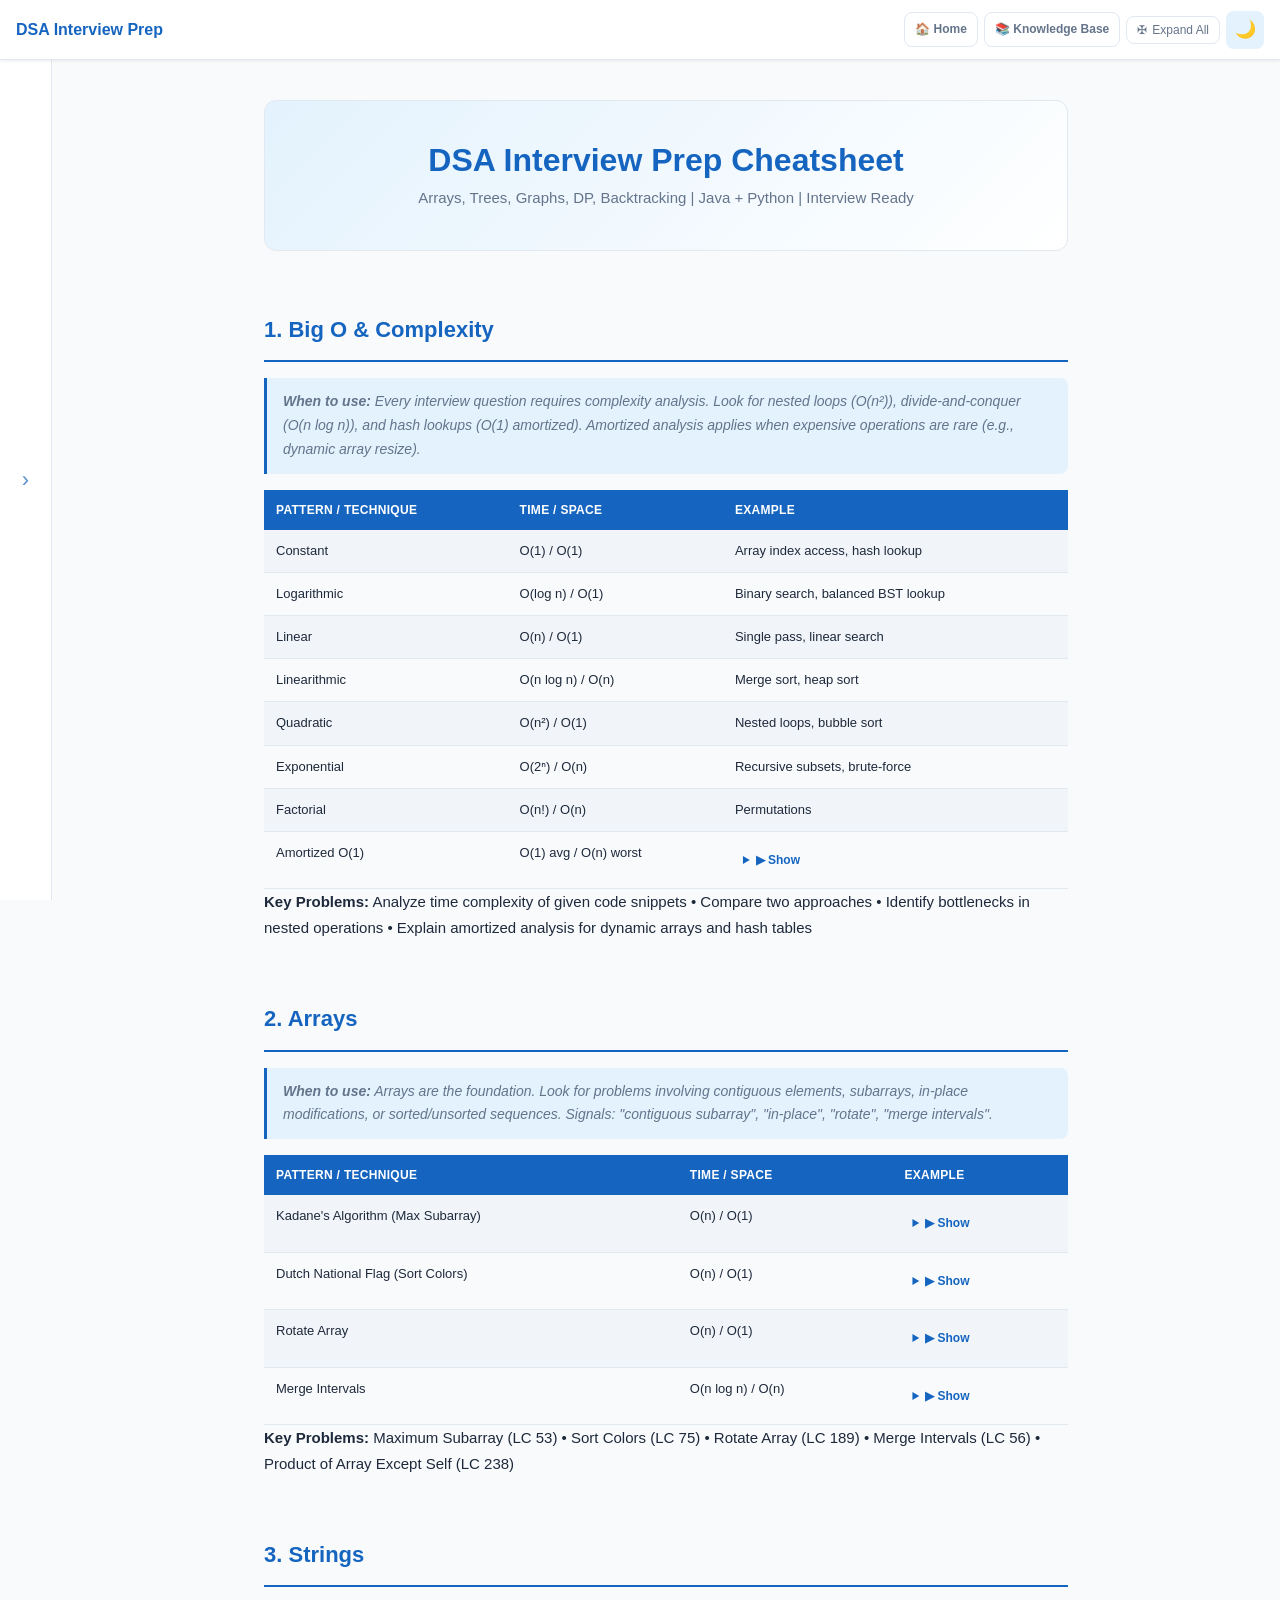
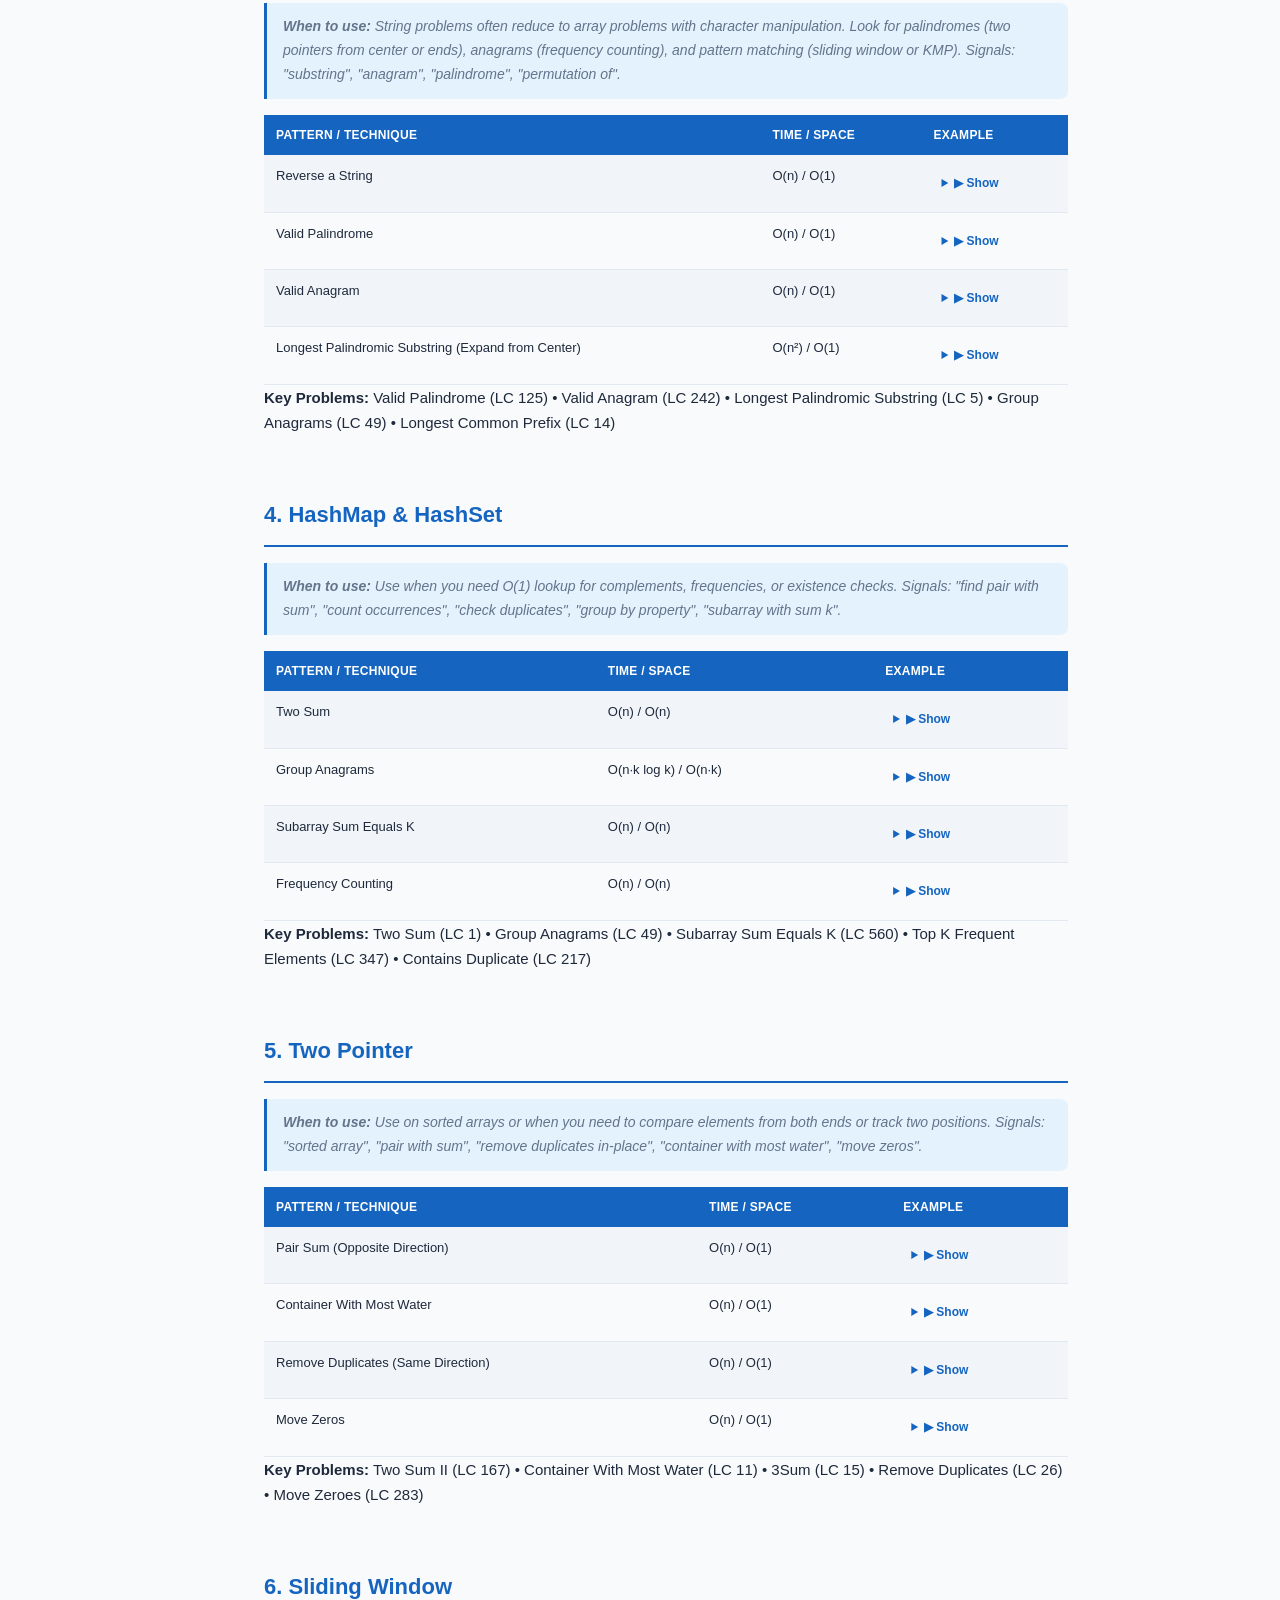
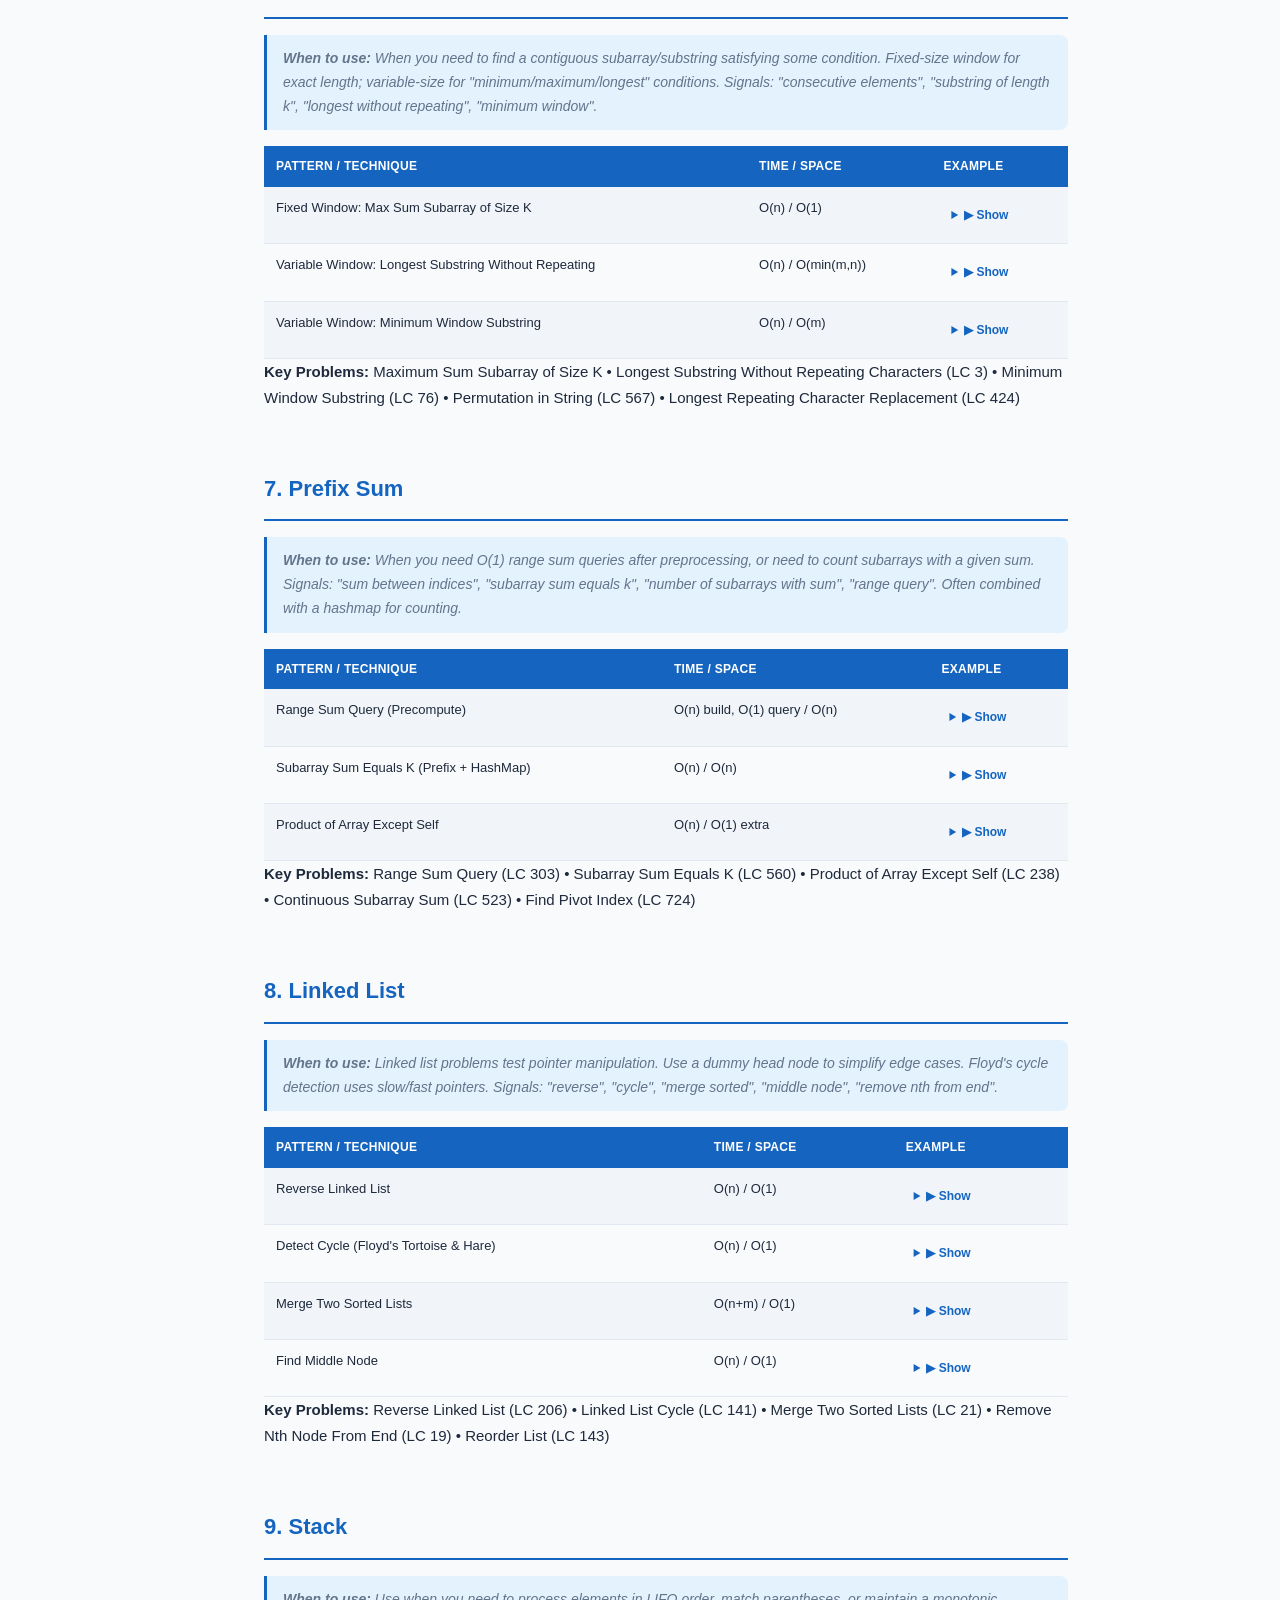
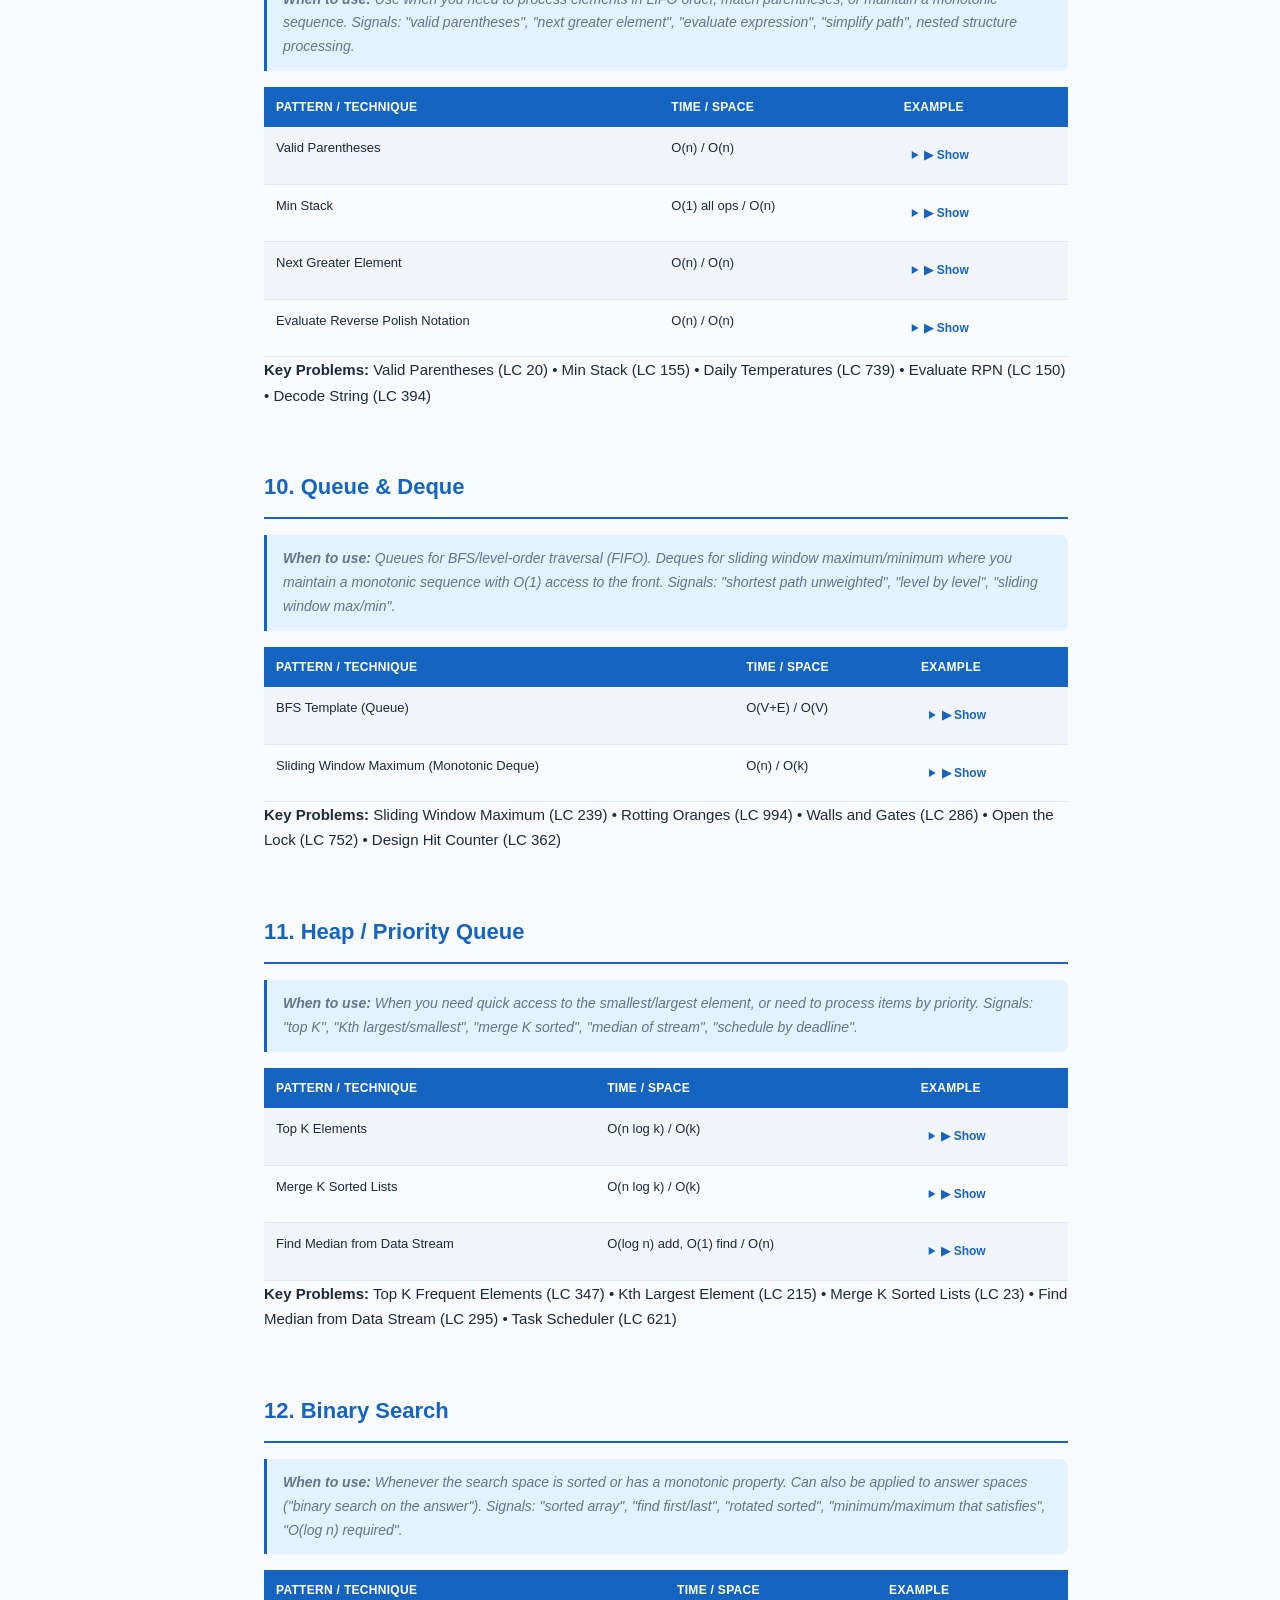
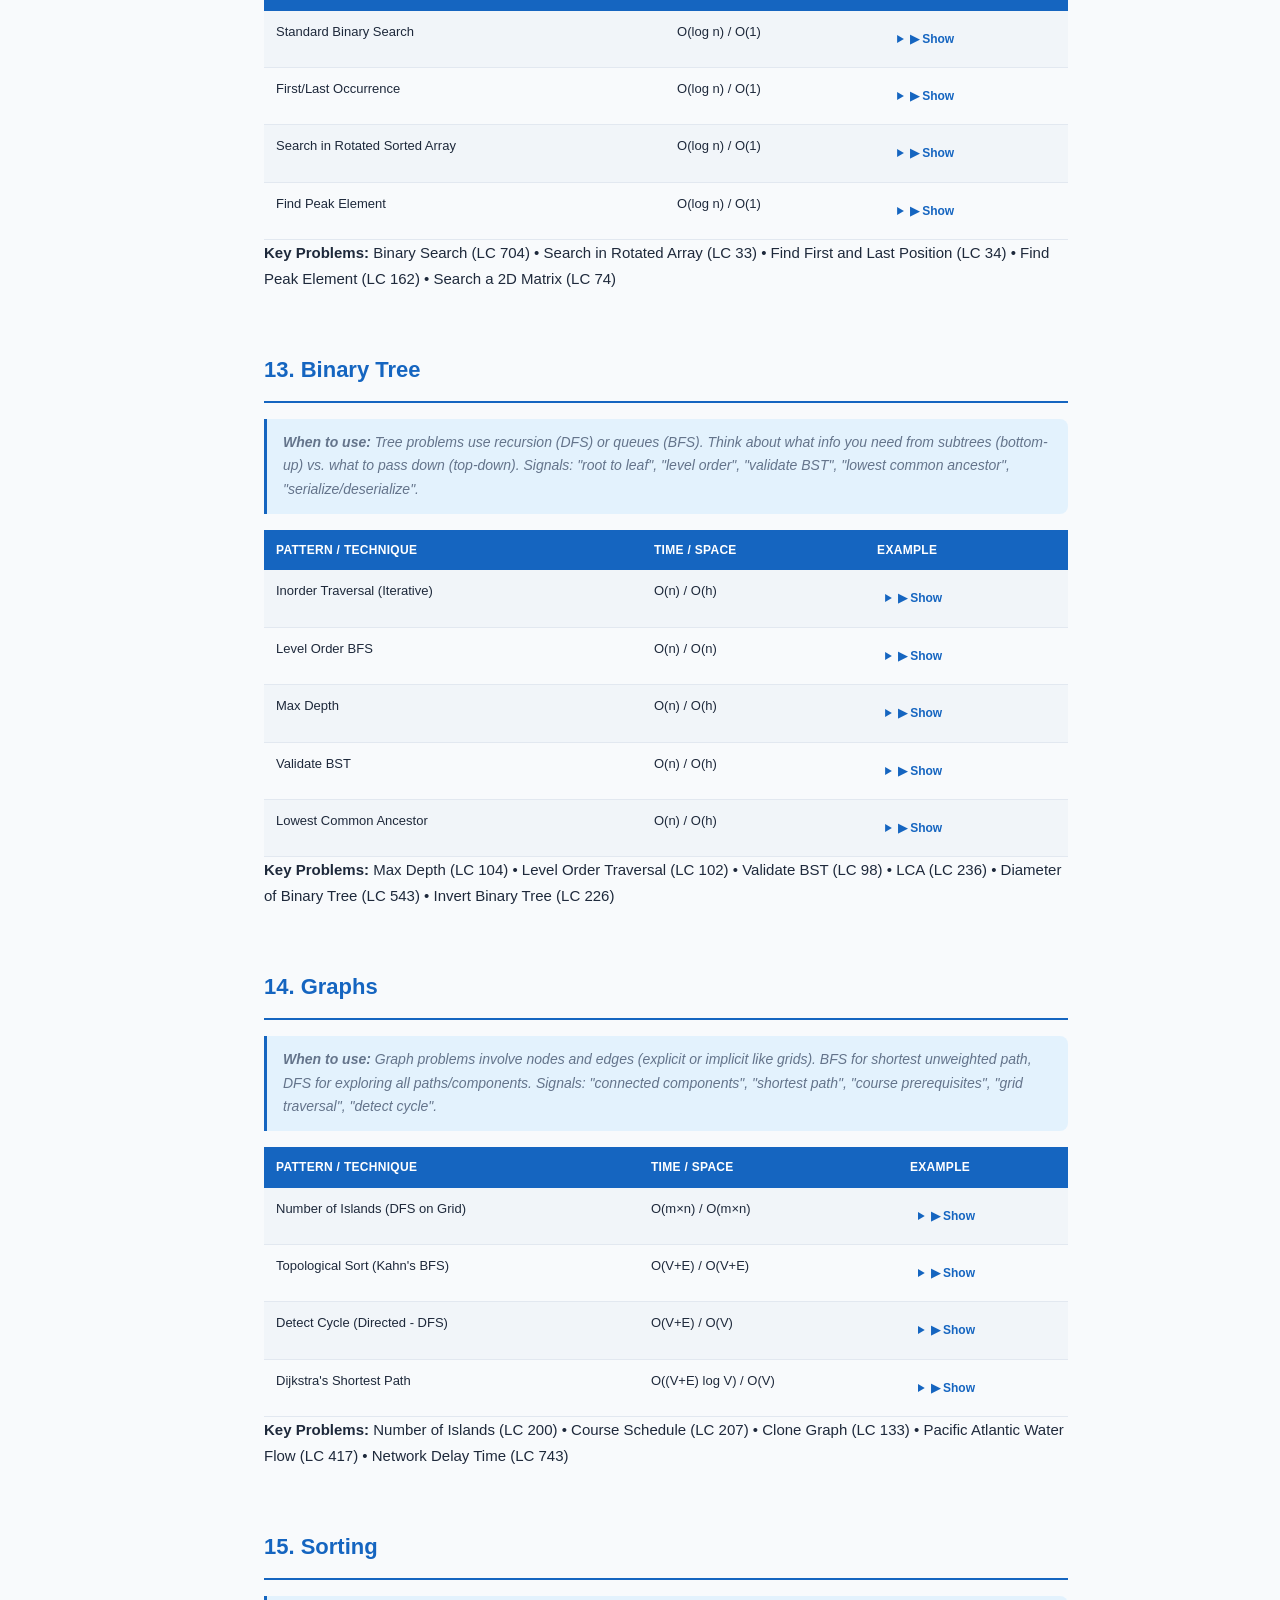
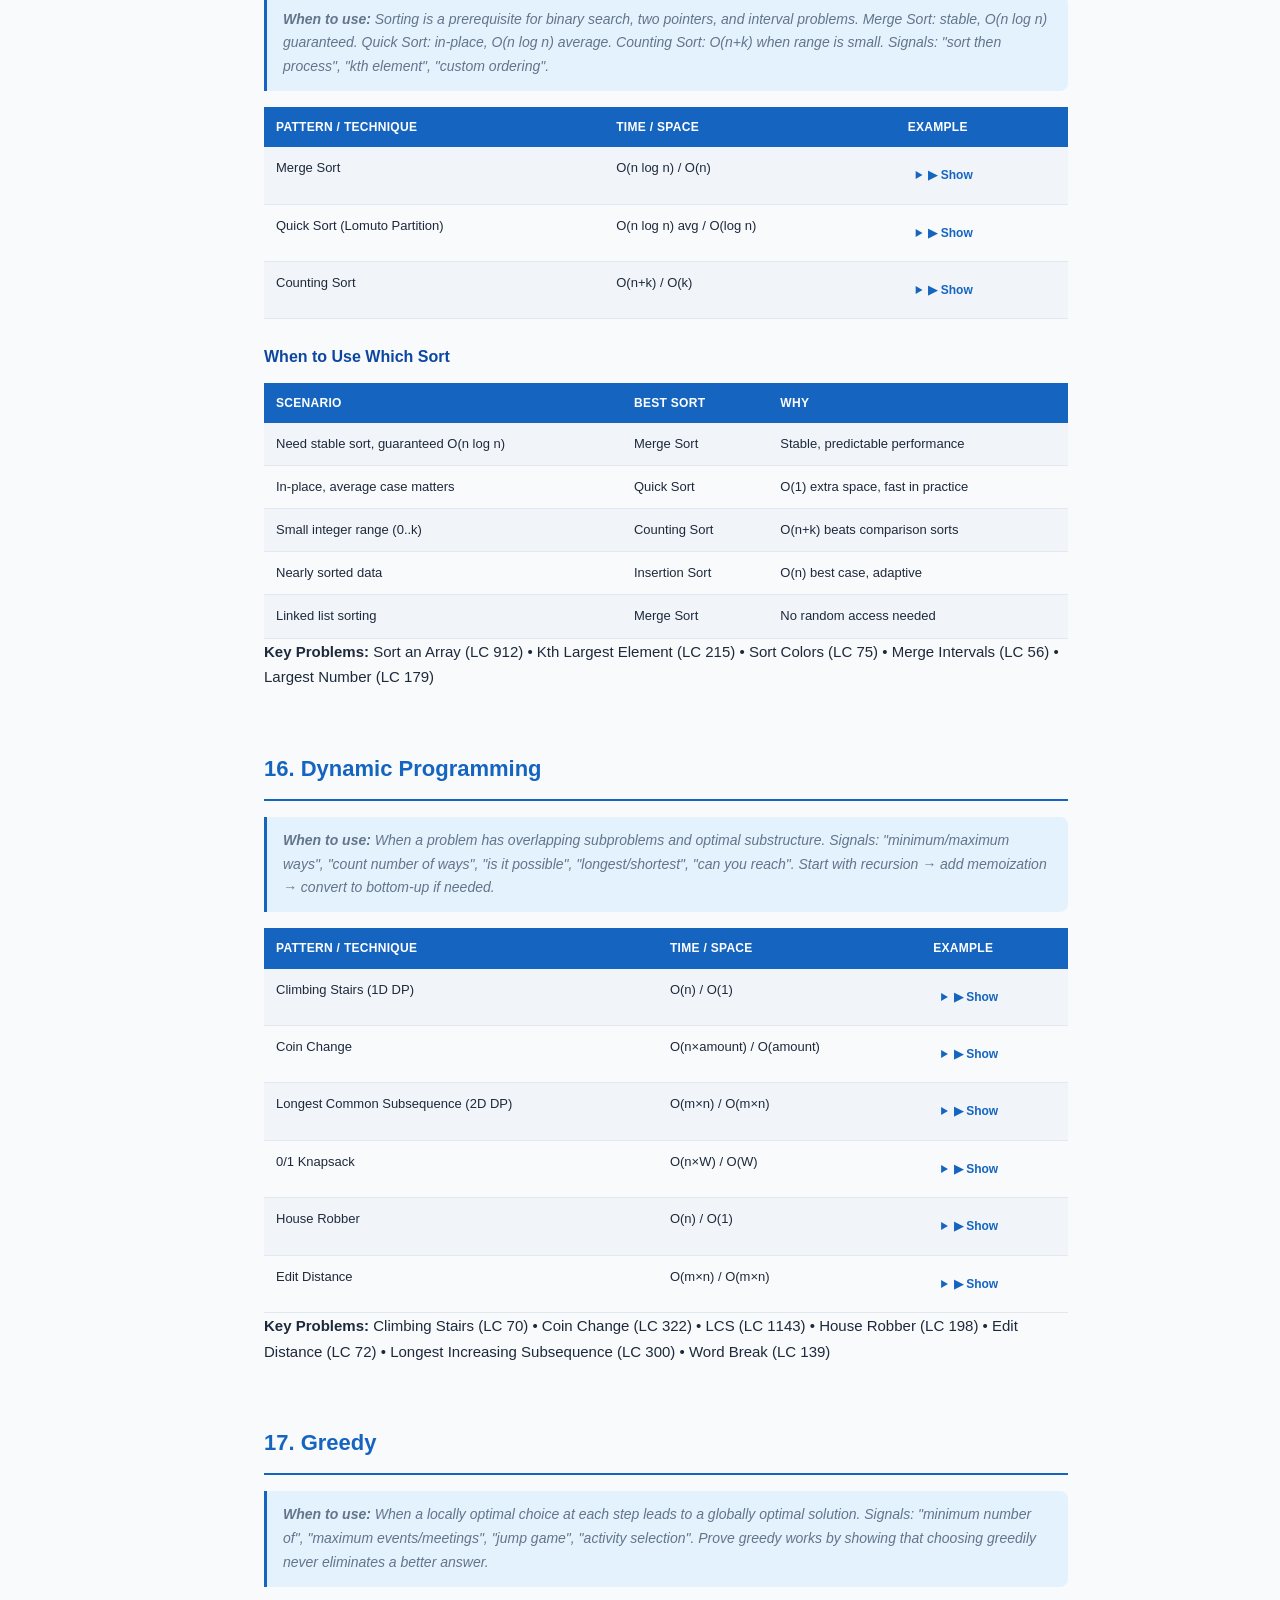
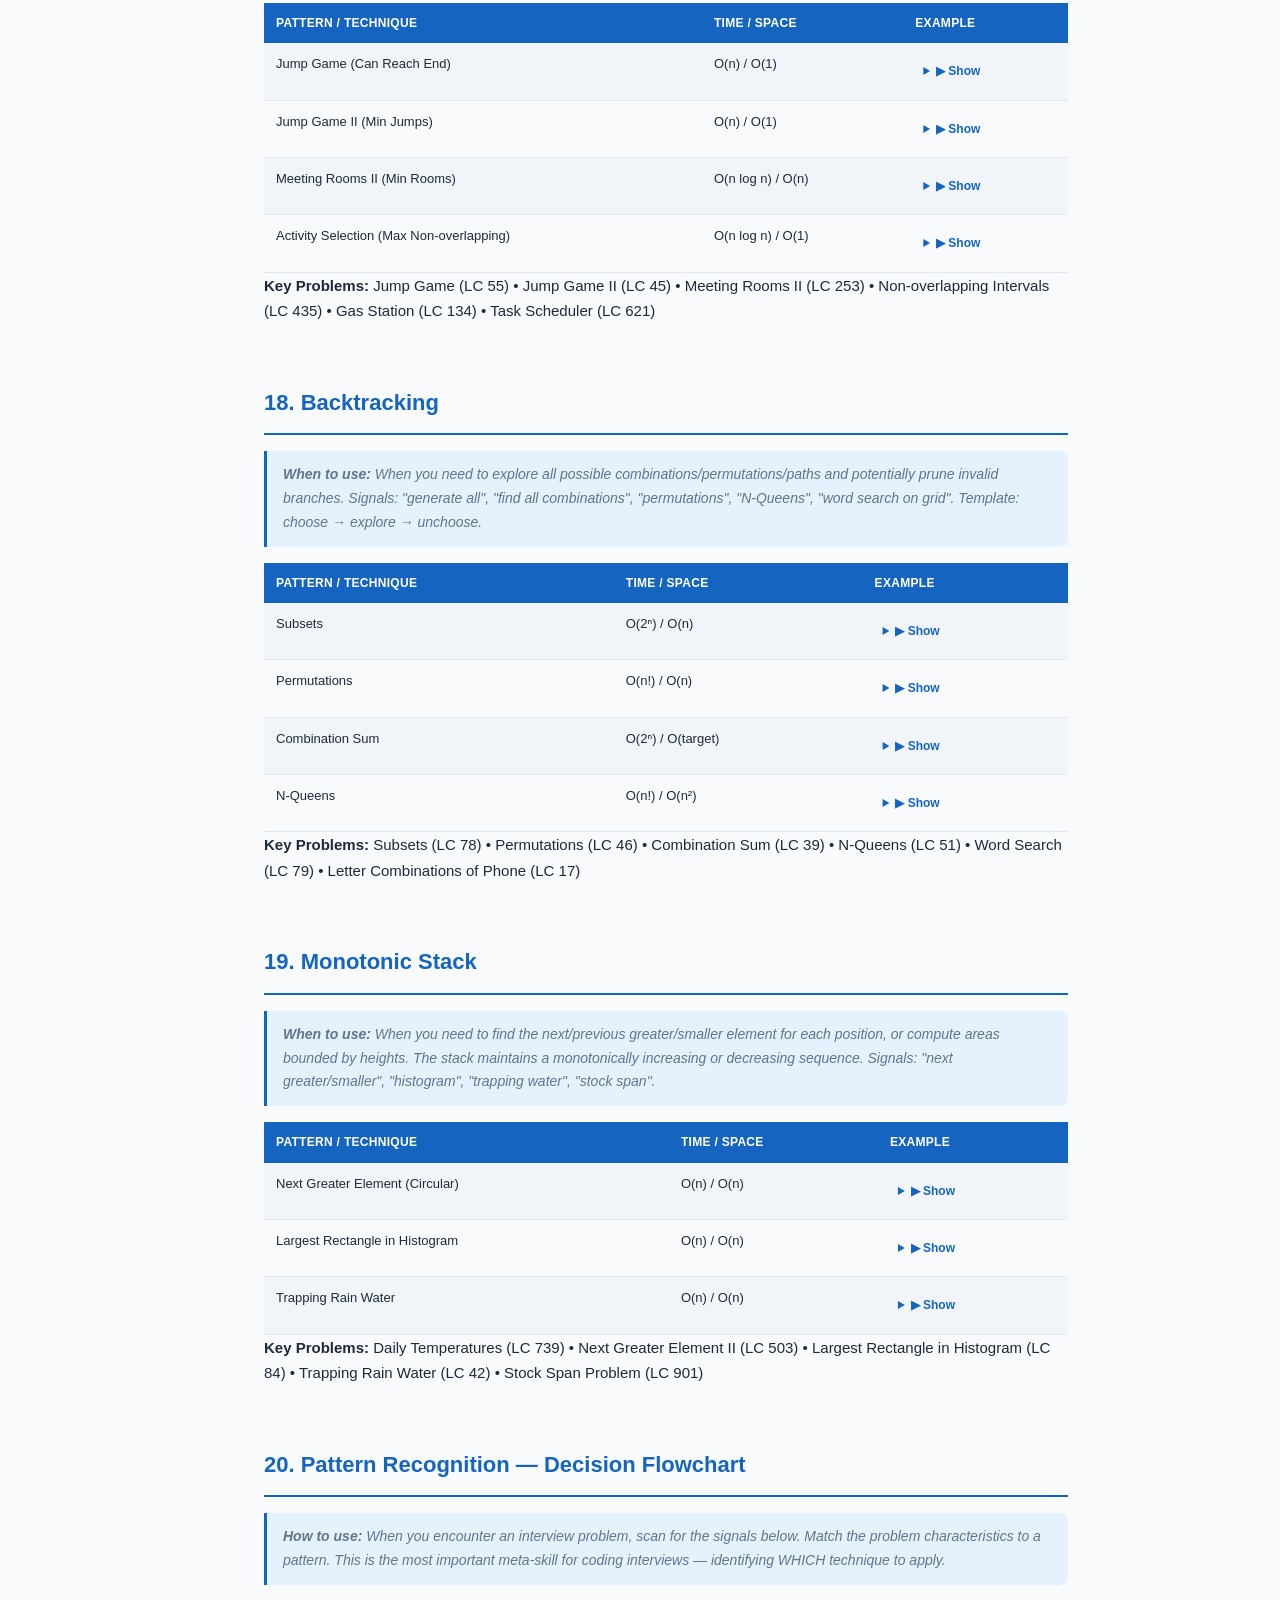
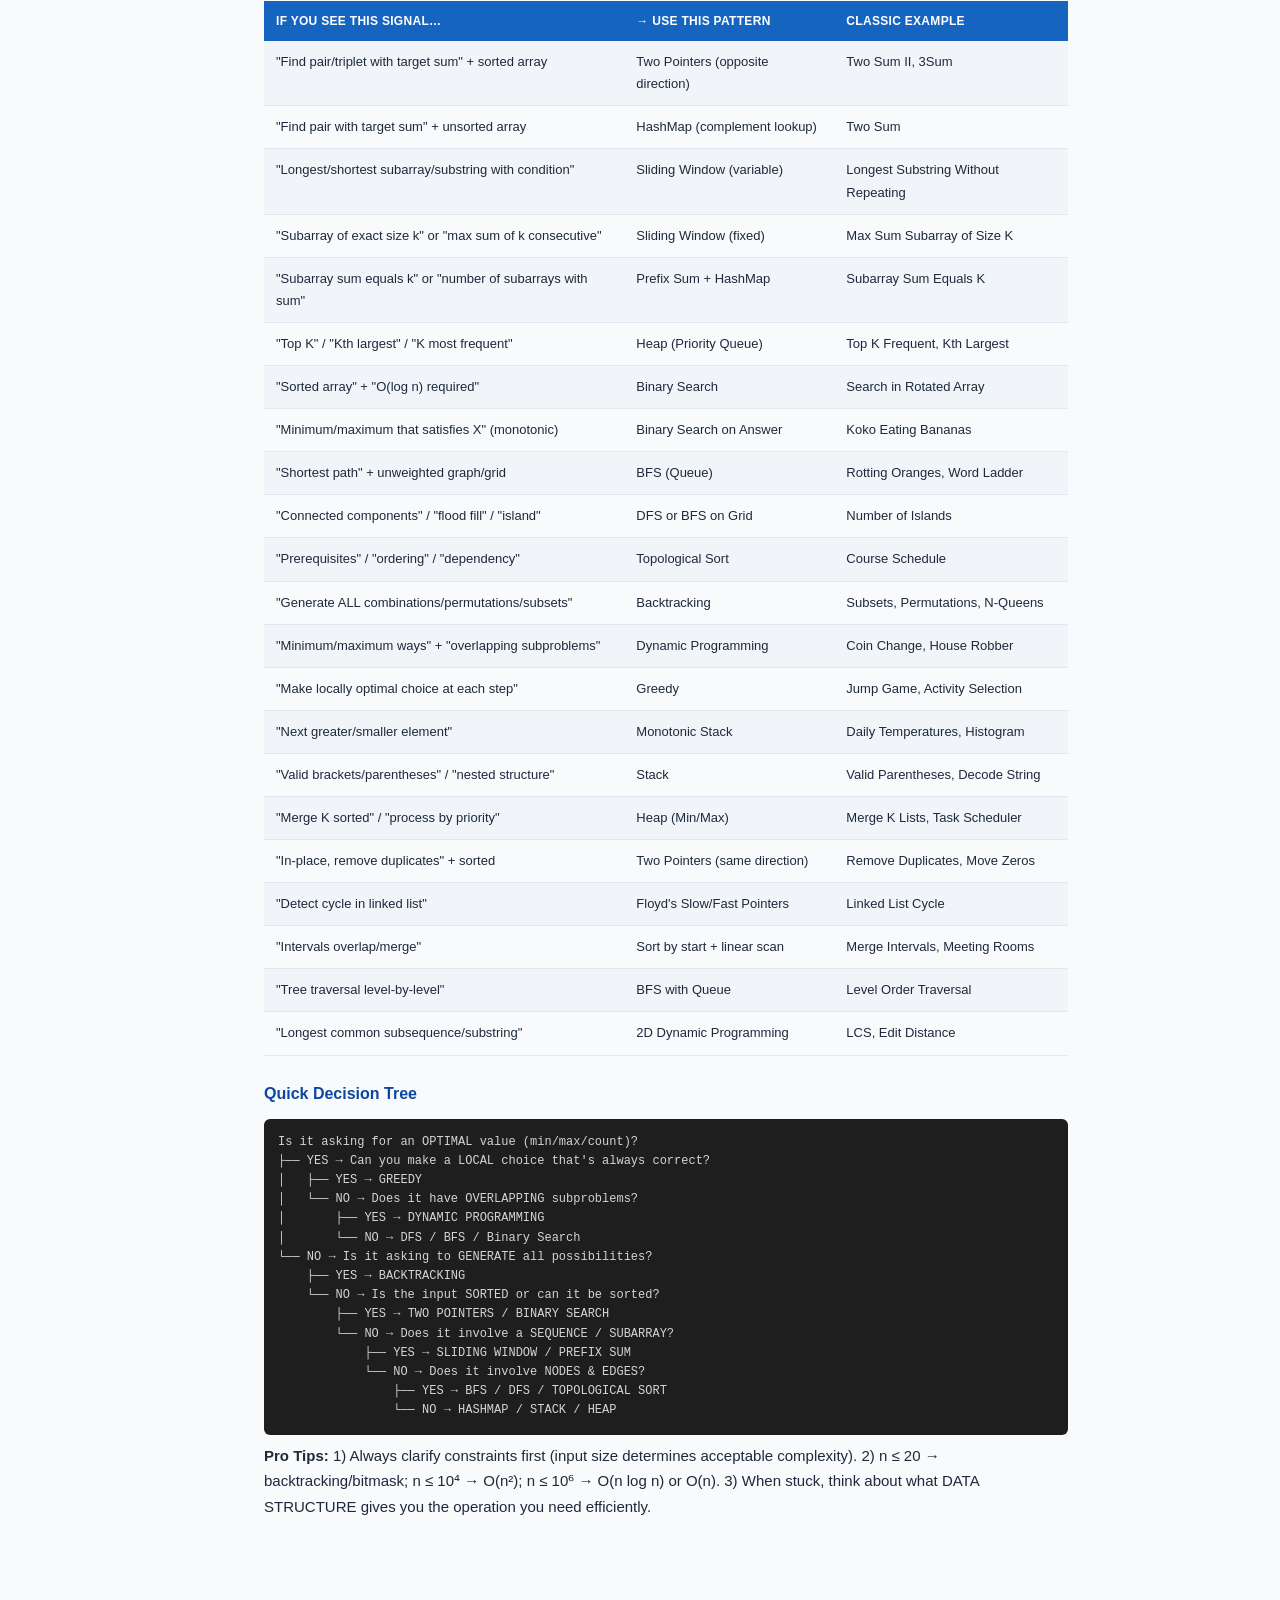
<file: knowledge/dsa-interview-cheatsheet.html>
﻿<!DOCTYPE html>
<html lang="en" data-theme="light">
<head>
<meta charset="UTF-8">
<meta name="viewport" content="width=device-width, initial-scale=1.0">
<title>DSA Interview Prep Cheatsheet</title>
<link rel="icon" href="data:image/svg+xml,<svg xmlns=%22http://www.w3.org/2000/svg%22 viewBox=%220 0 100 100%22><text y=%22.9em%22 font-size=%2290%22>&#x1F916;</text></svg>" />
<style>
:root{--primary:#1565c0;--primary-dark:#0d47a1;--primary-light:#e3f2fd;--accent:#ff6f00;--bg:#f8fafc;--bg-card:#ffffff;--bg-code:#1e1e1e;--text:#1e293b;--text-muted:#64748b;--text-code:#d4d4d4;--border:#e2e8f0;--border-light:#f1f5f9;--shadow-sm:0 1px 3px rgba(0,0,0,.08);--shadow-md:0 4px 12px rgba(0,0,0,.1);--shadow-lg:0 8px 24px rgba(0,0,0,.12);--radius:8px;--radius-lg:12px;--font-sans:-apple-system,BlinkMacSystemFont,'Segoe UI',Roboto,'Inter',sans-serif;--font-mono:'JetBrains Mono','Fira Code','Consolas','Monaco',monospace;--nav-height:60px;--toc-width:280px;--toc-width-collapsed:52px}
[data-theme=dark]{--primary:#64b5f6;--primary-dark:#90caf9;--primary-light:#1a2332;--accent:#ffab40;--bg:#0f172a;--bg-card:#1e293b;--bg-code:#0d1117;--text:#e2e8f0;--text-muted:#94a3b8;--text-code:#d4d4d4;--border:#334155;--border-light:#1e293b;--shadow-sm:0 1px 3px rgba(0,0,0,.3);--shadow-md:0 4px 12px rgba(0,0,0,.4);--shadow-lg:0 8px 24px rgba(0,0,0,.5)}
*,::before,::after{box-sizing:border-box;margin:0;padding:0}
html{scroll-behavior:smooth;scroll-padding-top:calc(var(--nav-height) + 16px)}
body{font-family:var(--font-sans);font-size:15px;line-height:1.7;color:var(--text);background:var(--bg);transition:background .3s,color .3s;-webkit-font-smoothing:antialiased}
a{color:var(--primary)}
.top-nav{position:fixed;top:0;left:0;right:0;height:var(--nav-height);background:var(--bg-card);border-bottom:1px solid var(--border);box-shadow:var(--shadow-sm);display:flex;align-items:center;justify-content:space-between;padding:0 16px;z-index:1000;backdrop-filter:blur(10px);transition:background .3s}
.nav-left{display:flex;align-items:center;gap:8px;min-width:0;overflow:hidden}
.nav-brand{font-size:16px;font-weight:700;color:var(--primary);white-space:nowrap;overflow:hidden;text-overflow:ellipsis}
.nav-actions{display:flex;align-items:center;gap:6px;flex-shrink:0}
.nav-btn{display:inline-flex;align-items:center;gap:5px;padding:6px 10px;border:1px solid var(--border);background:var(--bg-card);border-radius:var(--radius);font-size:12px;font-weight:600;color:var(--text-muted);text-decoration:none;cursor:pointer;white-space:nowrap;transition:all .2s}
.nav-btn:hover{border-color:var(--primary);color:var(--primary);background:var(--primary-light)}
.menu-btn{display:flex;align-items:center;justify-content:center;width:40px;height:40px;border:none;background:var(--primary-light);border-radius:var(--radius);cursor:pointer;color:var(--primary);font-size:20px;transition:all .2s;flex-shrink:0}
.menu-btn:hover{background:var(--primary);color:#fff}
.theme-toggle{display:flex;align-items:center;justify-content:center;width:38px;height:38px;border:none;background:var(--primary-light);border-radius:var(--radius);cursor:pointer;font-size:17px;transition:all .2s;flex-shrink:0}
.theme-toggle:hover{background:var(--primary);color:#fff}
.expand-toggle{display:flex;align-items:center;gap:5px;padding:6px 10px;border:1px solid var(--border);background:var(--bg-card);border-radius:var(--radius);cursor:pointer;font-size:12px;color:var(--text-muted);transition:all .2s;white-space:nowrap}
.expand-toggle:hover{border-color:var(--primary);color:var(--primary)}
.expand-toggle.active{background:var(--primary-light);border-color:var(--primary);color:var(--primary)}
.sidebar{position:fixed;top:var(--nav-height);left:-100%;width:min(var(--toc-width),85vw);height:calc(100vh - var(--nav-height));background:var(--bg-card);border-right:1px solid var(--border);overflow:hidden;z-index:900;transition:left .25s ease,width .25s ease;padding:0}
.sidebar.open{left:0;width:min(var(--toc-width),85vw)}
.sidebar-overlay{position:fixed;inset:0;top:var(--nav-height);background:rgba(0,0,0,.4);z-index:899;opacity:0;pointer-events:none;transition:opacity .3s}
.sidebar-overlay.open{opacity:1;pointer-events:all}
.sidebar-inner{width:var(--toc-width);padding:16px;min-height:100%;height:100%;overflow-y:auto}
.sidebar h3{font-size:13px;font-weight:600;color:var(--text-muted);text-transform:uppercase;letter-spacing:.5px;margin-bottom:10px;padding-bottom:8px;border-bottom:1px solid var(--border);white-space:nowrap}
.sidebar ol{list-style:none;padding:0}
.sidebar li{margin:2px 0}
.sidebar a{display:block;padding:7px 10px;color:var(--text);text-decoration:none;font-size:13px;border-radius:6px;transition:all .2s;line-height:1.4;white-space:nowrap}
.sidebar a:hover{background:var(--primary-light);color:var(--primary)}
.sidebar a.active{background:var(--primary);color:#fff;font-weight:500}
.sidebar-collapse-btn{display:flex;align-items:center;justify-content:center;width:32px;height:32px;border:none;background:var(--primary-light);border-radius:var(--radius);cursor:pointer;color:var(--primary);font-size:14px;margin-bottom:12px;transition:all .2s;flex-shrink:0}
.sidebar-collapse-btn:hover{background:var(--primary);color:#fff}
.scroll-progress{position:fixed;top:var(--nav-height);left:0;height:3px;background:var(--primary);z-index:1001;transition:width .1s;width:0}
.main-content{max-width:900px;margin:0 auto;padding:calc(var(--nav-height) + 24px) 16px 60px}
.page-header{text-align:center;margin-bottom:32px;padding:32px 16px;background:linear-gradient(135deg,var(--primary-light),var(--bg-card));border-radius:var(--radius-lg);border:1px solid var(--border)}
.page-header h1{font-size:clamp(22px,5vw,32px);font-weight:800;color:var(--primary);margin-bottom:8px;line-height:1.2}
.page-header .subtitle{font-size:clamp(12px,3vw,15px);color:var(--text-muted);line-height:1.5}
h2{font-size:clamp(18px,4vw,22px);font-weight:700;color:var(--primary);margin:48px 0 16px;padding:12px 0;border-bottom:2px solid var(--primary);scroll-margin-top:calc(var(--nav-height) + 16px)}
h3{font-size:clamp(14px,3.5vw,16px);font-weight:600;color:var(--primary-dark);margin:24px 0 12px}
.section-desc{color:var(--text-muted);font-size:14px;margin:0 0 16px;padding:12px 16px;border-left:3px solid var(--primary);background:var(--primary-light);border-radius:0 var(--radius) var(--radius) 0;font-style:italic}
.table-wrapper,.table-wrap{overflow-x:auto;-webkit-overflow-scrolling:touch;margin:12px 0 24px;border-radius:var(--radius);border:1px solid var(--border);box-shadow:var(--shadow-sm)}
table{width:100%;border-collapse:collapse;font-size:13px;min-width:400px}
th{background:var(--primary);color:#fff;padding:10px 12px;text-align:left;font-weight:600;font-size:12px;text-transform:uppercase;letter-spacing:.3px;white-space:nowrap}
td{padding:10px 12px;border-bottom:1px solid var(--border);vertical-align:top}
tr:nth-child(even){background:var(--border-light)}
tr:hover{background:var(--primary-light)}
[data-theme=dark] th{background:#1e3a5f}
code{background:var(--bg-code);color:var(--text-code);padding:2px 6px;border-radius:4px;font-family:var(--font-mono);font-size:12px}
.cmd{background:var(--bg-code);color:var(--text-code);padding:2px 6px;border-radius:4px;font-family:var(--font-mono);font-size:12px}
details{margin:4px 0}
details summary{cursor:pointer;color:var(--primary);font-weight:600;font-size:12px;padding:4px 8px;border-radius:4px;transition:background .2s;user-select:none;-webkit-user-select:none}
details summary:hover{background:var(--primary-light)}
details pre,pre{background:var(--bg-code);color:var(--text-code);padding:14px 16px;border-radius:var(--radius);font-family:var(--font-mono);font-size:12px;overflow-x:auto;-webkit-overflow-scrolling:touch;margin:8px 0;line-height:1.6;max-height:400px;overflow-y:auto}
.code-modal-overlay{position:fixed;inset:0;background:rgba(0,0,0,.6);backdrop-filter:blur(4px);z-index:2000;display:flex;align-items:center;justify-content:center;padding:16px;opacity:0;pointer-events:none;transition:opacity .25s ease}
.code-modal-overlay.active{opacity:1;pointer-events:all}
.code-modal{background:var(--bg-code);border:1px solid var(--border);border-radius:var(--radius-lg);box-shadow:var(--shadow-lg);width:100%;max-width:700px;max-height:80vh;display:flex;flex-direction:column;transform:scale(.9) translateY(20px);transition:transform .25s ease;overflow:hidden}
.code-modal-overlay.active .code-modal{transform:scale(1) translateY(0)}
.code-modal-header{display:flex;align-items:center;justify-content:space-between;padding:12px 16px;background:var(--primary);color:#fff;font-size:13px;font-weight:600}
.code-modal-close{width:32px;height:32px;border:none;background:rgba(255,255,255,.2);color:#fff;border-radius:6px;font-size:18px;cursor:pointer;display:flex;align-items:center;justify-content:center;transition:background .2s}
.code-modal-close:hover{background:rgba(255,255,255,.3)}
.code-modal-body{overflow:auto;-webkit-overflow-scrolling:touch;padding:16px 20px;flex:1}
.code-modal-body pre{background:transparent;color:var(--text-code);font-family:var(--font-mono);font-size:13px;line-height:1.7;margin:0;white-space:pre-wrap;word-break:break-word;max-height:none}
.back-to-top{position:fixed;bottom:24px;right:24px;width:44px;height:44px;background:var(--primary);color:#fff;border:none;border-radius:50%;font-size:22px;cursor:pointer;box-shadow:var(--shadow-md);display:flex;align-items:center;justify-content:center;opacity:0;transform:translateY(20px);transition:all .3s;z-index:800}
.back-to-top.visible{opacity:1;transform:translateY(0)}
.back-to-top:hover{transform:translateY(-2px);box-shadow:var(--shadow-lg)}
.tip{background:#ecfdf5;border-left:4px solid #10b981;padding:12px 16px;margin:16px 0;font-size:13px;border-radius:0 var(--radius) var(--radius) 0;line-height:1.6}
[data-theme=dark] .tip{background:#064e3b30;border-color:#10b981}
.cmt{color:#6a9955}.kw{color:#569cd6}.str{color:#ce9178}.fn{color:#dcdcaa}
@media(max-width:640px){.code-modal{max-height:85vh;border-radius:var(--radius-lg) var(--radius-lg) 0 0}.code-modal-overlay{align-items:flex-end;padding:0}.expand-label,.nav-brand{display:none}}
@media(min-width:768px){.main-content{padding:calc(var(--nav-height) + 32px) 24px 80px}.page-header{padding:40px 32px}}
@media(min-width:1024px){
  body{padding-left:var(--toc-width-collapsed)}
  .main-content{padding:calc(var(--nav-height) + 40px) 32px 100px;margin:0 auto;max-width:900px}
  .sidebar{left:0;width:var(--toc-width-collapsed);overflow:hidden;transition:width .3s ease,box-shadow .3s ease}
  .sidebar:hover{width:var(--toc-width);box-shadow:var(--shadow-lg)}
  .sidebar:not(:hover) .sidebar-inner{opacity:0;pointer-events:none}
  .sidebar:hover .sidebar-inner{opacity:1;pointer-events:all;transition:opacity .2s ease .1s}
  .sidebar-inner{width:var(--toc-width);height:100%;overflow-y:auto;transition:opacity .15s ease}
  .sidebar:hover a{pointer-events:all}
  .sidebar:not(:hover)::after{content:"\203A";position:absolute;top:50%;left:50%;transform:translate(-50%,-50%);font-size:22px;color:var(--primary);opacity:0.7;pointer-events:none;transition:opacity .2s ease}
  .sidebar:hover::after{opacity:0}
  .sidebar-overlay,.menu-btn{display:none}
}
@media(min-width:1200px){.main-content{padding-left:48px;padding-right:48px}}
@keyframes fadeIn{from{opacity:0;transform:translateY(10px)}to{opacity:1;transform:translateY(0)}}
.main-content>*{animation:fadeIn .3s ease forwards}
@media print{.top-nav,.sidebar,.sidebar-overlay,.back-to-top,.scroll-progress,.code-modal-overlay{display:none!important}.main-content{margin:0;padding:10px;max-width:100%}body{font-size:11px;background:#fff;color:#000}}
</style>
</head>
<body>

<div class="scroll-progress" id="scrollProgress"></div>

<nav class="top-nav">
  <div class="nav-left">
    <button class="menu-btn" id="menuBtn" aria-label="Toggle menu">&#9776;</button>
    <span class="nav-brand">DSA Interview Prep</span>
  </div>
  <div class="nav-actions">
    <a href="../index.html" class="nav-btn">&#127968; Home</a>
    <a href="index.html" class="nav-btn">&#128218; Knowledge Base</a>
    <button class="expand-toggle" id="expandToggle">&#10016; <span class="expand-label">Expand All</span></button>
    <button class="theme-toggle" id="themeToggle" aria-label="Toggle theme">&#127769;</button>
  </div>
</nav>

<div class="sidebar-overlay" id="sidebarOverlay"></div>

<aside class="sidebar" id="sidebar">
  <div class="sidebar-inner">
  <h3>&#128209; Contents</h3>
  <ol>
      <li><a href="#s1">1. Big O &amp; Complexity</a></li>
      <li><a href="#s2">2. Arrays</a></li>
      <li><a href="#s3">3. Strings</a></li>
      <li><a href="#s4">4. HashMap &amp; HashSet</a></li>
      <li><a href="#s5">5. Two Pointer</a></li>
      <li><a href="#s6">6. Sliding Window</a></li>
      <li><a href="#s7">7. Prefix Sum</a></li>
      <li><a href="#s8">8. Linked List</a></li>
      <li><a href="#s9">9. Stack</a></li>
      <li><a href="#s10">10. Queue &amp; Deque</a></li>
      <li><a href="#s11">11. Heap / Priority Queue</a></li>
      <li><a href="#s12">12. Binary Search</a></li>
      <li><a href="#s13">13. Binary Tree</a></li>
      <li><a href="#s14">14. Graphs</a></li>
      <li><a href="#s15">15. Sorting</a></li>
      <li><a href="#s16">16. Dynamic Programming</a></li>
      <li><a href="#s17">17. Greedy</a></li>
      <li><a href="#s18">18. Backtracking</a></li>
      <li><a href="#s19">19. Monotonic Stack</a></li>
      <li><a href="#s20">20. Pattern Recognition — Decision Flowchart</a></li>
  </ol>
  </div>
</aside>

<main class="main-content">

<div class="page-header">
  <h1>DSA Interview Prep Cheatsheet</h1>
  <p class="subtitle">Arrays, Trees, Graphs, DP, Backtracking | Java + Python | Interview Ready</p>
</div>

<h2 id="s1">1. Big O &amp; Complexity</h2>
<p class="section-desc"><strong>When to use:</strong> Every interview question requires complexity analysis. Look for nested loops (O(n²)), divide-and-conquer (O(n log n)), and hash lookups (O(1) amortized). Amortized analysis applies when expensive operations are rare (e.g., dynamic array resize).</p>

<table>
<tr><th>Pattern / Technique</th><th>Time / Space</th><th>Example</th></tr>
<tr><td>Constant</td><td>O(1) / O(1)</td><td>Array index access, hash lookup</td></tr>
<tr><td>Logarithmic</td><td>O(log n) / O(1)</td><td>Binary search, balanced BST lookup</td></tr>
<tr><td>Linear</td><td>O(n) / O(1)</td><td>Single pass, linear search</td></tr>
<tr><td>Linearithmic</td><td>O(n log n) / O(n)</td><td>Merge sort, heap sort</td></tr>
<tr><td>Quadratic</td><td>O(n²) / O(1)</td><td>Nested loops, bubble sort</td></tr>
<tr><td>Exponential</td><td>O(2ⁿ) / O(n)</td><td>Recursive subsets, brute-force</td></tr>
<tr><td>Factorial</td><td>O(n!) / O(n)</td><td>Permutations</td></tr>
<tr><td>Amortized O(1)</td><td>O(1) avg / O(n) worst</td><td>
<details><summary>▶ Show</summary><pre><span class="lbl-j">Java</span><span class="j">// ArrayList.add() is O(1) amortized
// Resize doubles capacity → cost spread over n adds
ArrayList&lt;Integer&gt; list = new ArrayList&lt;&gt;();
for (int i = 0; i &lt; n; i++) {
    list.add(i); // amortized O(1)
}</span>
<span class="lbl-p">Python</span><span class="p"># list.append() is O(1) amortized
# Same doubling strategy internally
lst = []
for i in range(n):
    lst.append(i)  # amortized O(1)</span></pre></details>
</td></tr>
</table>

<div class="practice"><strong>Key Problems:</strong> Analyze time complexity of given code snippets • Compare two approaches • Identify bottlenecks in nested operations • Explain amortized analysis for dynamic arrays and hash tables</div>

<!-- Section 2 -->
<h2 id="s2">2. Arrays</h2>
<p class="section-desc"><strong>When to use:</strong> Arrays are the foundation. Look for problems involving contiguous elements, subarrays, in-place modifications, or sorted/unsorted sequences. Signals: "contiguous subarray", "in-place", "rotate", "merge intervals".</p>

<table>
<tr><th>Pattern / Technique</th><th>Time / Space</th><th>Example</th></tr>
<tr><td>Kadane's Algorithm (Max Subarray)</td><td>O(n) / O(1)</td><td>
<details><summary>▶ Show</summary><pre><span class="lbl-j">Java</span><span class="j">public int maxSubArray(int[] nums) {
    int maxSum = nums[0], curSum = nums[0];
    for (int i = 1; i &lt; nums.length; i++) {
        curSum = Math.max(nums[i], curSum + nums[i]);
        maxSum = Math.max(maxSum, curSum);
    }
    return maxSum;
}</span>
<span class="lbl-p">Python</span><span class="p">def max_sub_array(nums):
    max_sum = cur_sum = nums[0]
    for num in nums[1:]:
        cur_sum = max(num, cur_sum + num)
        max_sum = max(max_sum, cur_sum)
    return max_sum</span></pre></details>
</td></tr>
<tr><td>Dutch National Flag (Sort Colors)</td><td>O(n) / O(1)</td><td>
<details><summary>▶ Show</summary><pre><span class="lbl-j">Java</span><span class="j">public void sortColors(int[] nums) {
    int lo = 0, mid = 0, hi = nums.length - 1;
    while (mid &lt;= hi) {
        if (nums[mid] == 0) { swap(nums, lo++, mid++); }
        else if (nums[mid] == 1) { mid++; }
        else { swap(nums, mid, hi--); }
    }
}
void swap(int[] a, int i, int j) {
    int t = a[i]; a[i] = a[j]; a[j] = t;
}</span>
<span class="lbl-p">Python</span><span class="p">def sort_colors(nums):
    lo, mid, hi = 0, 0, len(nums) - 1
    while mid &lt;= hi:
        if nums[mid] == 0:
            nums[lo], nums[mid] = nums[mid], nums[lo]
            lo += 1; mid += 1
        elif nums[mid] == 1:
            mid += 1
        else:
            nums[mid], nums[hi] = nums[hi], nums[mid]
            hi -= 1</span></pre></details>
</td></tr>
<tr><td>Rotate Array</td><td>O(n) / O(1)</td><td>
<details><summary>▶ Show</summary><pre><span class="lbl-j">Java</span><span class="j">public void rotate(int[] nums, int k) {
    k %= nums.length;
    reverse(nums, 0, nums.length - 1);
    reverse(nums, 0, k - 1);
    reverse(nums, k, nums.length - 1);
}
void reverse(int[] a, int l, int r) {
    while (l &lt; r) { int t = a[l]; a[l++] = a[r]; a[r--] = t; }
}</span>
<span class="lbl-p">Python</span><span class="p">def rotate(nums, k):
    k %= len(nums)
    nums.reverse()
    nums[:k] = reversed(nums[:k])
    nums[k:] = reversed(nums[k:])</span></pre></details>
</td></tr>
<tr><td>Merge Intervals</td><td>O(n log n) / O(n)</td><td>
<details><summary>▶ Show</summary><pre><span class="lbl-j">Java</span><span class="j">public int[][] merge(int[][] intervals) {
    Arrays.sort(intervals, (a, b) -&gt; a[0] - b[0]);
    List&lt;int[]&gt; res = new ArrayList&lt;&gt;();
    for (int[] iv : intervals) {
        if (res.isEmpty() || res.get(res.size()-1)[1] &lt; iv[0])
            res.add(iv);
        else
            res.get(res.size()-1)[1] = Math.max(res.get(res.size()-1)[1], iv[1]);
    }
    return res.toArray(new int[0][]);
}</span>
<span class="lbl-p">Python</span><span class="p">def merge(intervals):
    intervals.sort(key=lambda x: x[0])
    res = []
    for iv in intervals:
        if not res or res[-1][1] &lt; iv[0]:
            res.append(iv)
        else:
            res[-1][1] = max(res[-1][1], iv[1])
    return res</span></pre></details>
</td></tr>
</table>

<div class="practice"><strong>Key Problems:</strong> Maximum Subarray (LC 53) • Sort Colors (LC 75) • Rotate Array (LC 189) • Merge Intervals (LC 56) • Product of Array Except Self (LC 238)</div>

<!-- Section 3 -->
<h2 id="s3">3. Strings</h2>
<p class="section-desc"><strong>When to use:</strong> String problems often reduce to array problems with character manipulation. Look for palindromes (two pointers from center or ends), anagrams (frequency counting), and pattern matching (sliding window or KMP). Signals: "substring", "anagram", "palindrome", "permutation of".</p>

<table>
<tr><th>Pattern / Technique</th><th>Time / Space</th><th>Example</th></tr>
<tr><td>Reverse a String</td><td>O(n) / O(1)</td><td>
<details><summary>▶ Show</summary><pre><span class="lbl-j">Java</span><span class="j">public String reverseString(char[] s) {
    int l = 0, r = s.length - 1;
    while (l &lt; r) {
        char t = s[l]; s[l] = s[r]; s[r] = t;
        l++; r--;
    }
    return new String(s);
}</span>
<span class="lbl-p">Python</span><span class="p">def reverse_string(s):
    # In-place: two pointer
    l, r = 0, len(s) - 1
    while l &lt; r:
        s[l], s[r] = s[r], s[l]
        l += 1; r -= 1
    return s</span></pre></details>
</td></tr>
<tr><td>Valid Palindrome</td><td>O(n) / O(1)</td><td>
<details><summary>▶ Show</summary><pre><span class="lbl-j">Java</span><span class="j">public boolean isPalindrome(String s) {
    int l = 0, r = s.length() - 1;
    while (l &lt; r) {
        while (l &lt; r &amp;&amp; !Character.isLetterOrDigit(s.charAt(l))) l++;
        while (l &lt; r &amp;&amp; !Character.isLetterOrDigit(s.charAt(r))) r--;
        if (Character.toLowerCase(s.charAt(l)) != Character.toLowerCase(s.charAt(r)))
            return false;
        l++; r--;
    }
    return true;
}</span>
<span class="lbl-p">Python</span><span class="p">def is_palindrome(s):
    l, r = 0, len(s) - 1
    while l &lt; r:
        while l &lt; r and not s[l].isalnum(): l += 1
        while l &lt; r and not s[r].isalnum(): r -= 1
        if s[l].lower() != s[r].lower():
            return False
        l += 1; r -= 1
    return True</span></pre></details>
</td></tr>
<tr><td>Valid Anagram</td><td>O(n) / O(1)</td><td>
<details><summary>▶ Show</summary><pre><span class="lbl-j">Java</span><span class="j">public boolean isAnagram(String s, String t) {
    if (s.length() != t.length()) return false;
    int[] count = new int[26];
    for (int i = 0; i &lt; s.length(); i++) {
        count[s.charAt(i) - 'a']++;
        count[t.charAt(i) - 'a']--;
    }
    for (int c : count) if (c != 0) return false;
    return true;
}</span>
<span class="lbl-p">Python</span><span class="p">def is_anagram(s, t):
    from collections import Counter
    return Counter(s) == Counter(t)</span></pre></details>
</td></tr>
<tr><td>Longest Palindromic Substring (Expand from Center)</td><td>O(n²) / O(1)</td><td>
<details><summary>▶ Show</summary><pre><span class="lbl-j">Java</span><span class="j">public String longestPalindrome(String s) {
    int start = 0, maxLen = 0;
    for (int i = 0; i &lt; s.length(); i++) {
        int len1 = expand(s, i, i);
        int len2 = expand(s, i, i + 1);
        int len = Math.max(len1, len2);
        if (len &gt; maxLen) {
            maxLen = len;
            start = i - (len - 1) / 2;
        }
    }
    return s.substring(start, start + maxLen);
}
int expand(String s, int l, int r) {
    while (l &gt;= 0 &amp;&amp; r &lt; s.length() &amp;&amp; s.charAt(l) == s.charAt(r)) { l--; r++; }
    return r - l - 1;
}</span>
<span class="lbl-p">Python</span><span class="p">def longest_palindrome(s):
    res = ""
    for i in range(len(s)):
        for l, r in [(i, i), (i, i+1)]:  # odd & even
            while l &gt;= 0 and r &lt; len(s) and s[l] == s[r]:
                l -= 1; r += 1
            if r - l - 1 &gt; len(res):
                res = s[l+1:r]
    return res</span></pre></details>
</td></tr>
</table>

<div class="practice"><strong>Key Problems:</strong> Valid Palindrome (LC 125) • Valid Anagram (LC 242) • Longest Palindromic Substring (LC 5) • Group Anagrams (LC 49) • Longest Common Prefix (LC 14)</div>

<!-- Section 4 -->
<h2 id="s4">4. HashMap &amp; HashSet</h2>
<p class="section-desc"><strong>When to use:</strong> Use when you need O(1) lookup for complements, frequencies, or existence checks. Signals: "find pair with sum", "count occurrences", "check duplicates", "group by property", "subarray with sum k".</p>

<table>
<tr><th>Pattern / Technique</th><th>Time / Space</th><th>Example</th></tr>
<tr><td>Two Sum</td><td>O(n) / O(n)</td><td>
<details><summary>▶ Show</summary><pre><span class="lbl-j">Java</span><span class="j">public int[] twoSum(int[] nums, int target) {
    Map&lt;Integer, Integer&gt; map = new HashMap&lt;&gt;();
    for (int i = 0; i &lt; nums.length; i++) {
        int comp = target - nums[i];
        if (map.containsKey(comp)) return new int[]{map.get(comp), i};
        map.put(nums[i], i);
    }
    return new int[]{};
}</span>
<span class="lbl-p">Python</span><span class="p">def two_sum(nums, target):
    seen = {}
    for i, num in enumerate(nums):
        comp = target - num
        if comp in seen:
            return [seen[comp], i]
        seen[num] = i
    return []</span></pre></details>
</td></tr>
<tr><td>Group Anagrams</td><td>O(n·k log k) / O(n·k)</td><td>
<details><summary>▶ Show</summary><pre><span class="lbl-j">Java</span><span class="j">public List&lt;List&lt;String&gt;&gt; groupAnagrams(String[] strs) {
    Map&lt;String, List&lt;String&gt;&gt; map = new HashMap&lt;&gt;();
    for (String s : strs) {
        char[] ca = s.toCharArray();
        Arrays.sort(ca);
        String key = new String(ca);
        map.computeIfAbsent(key, k -&gt; new ArrayList&lt;&gt;()).add(s);
    }
    return new ArrayList&lt;&gt;(map.values());
}</span>
<span class="lbl-p">Python</span><span class="p">def group_anagrams(strs):
    from collections import defaultdict
    groups = defaultdict(list)
    for s in strs:
        key = ''.join(sorted(s))
        groups[key].append(s)
    return list(groups.values())</span></pre></details>
</td></tr>
<tr><td>Subarray Sum Equals K</td><td>O(n) / O(n)</td><td>
<details><summary>▶ Show</summary><pre><span class="lbl-j">Java</span><span class="j">public int subarraySum(int[] nums, int k) {
    Map&lt;Integer, Integer&gt; prefixCount = new HashMap&lt;&gt;();
    prefixCount.put(0, 1);
    int sum = 0, count = 0;
    for (int num : nums) {
        sum += num;
        count += prefixCount.getOrDefault(sum - k, 0);
        prefixCount.merge(sum, 1, Integer::sum);
    }
    return count;
}</span>
<span class="lbl-p">Python</span><span class="p">def subarray_sum(nums, k):
    prefix_count = {0: 1}
    total = count = 0
    for num in nums:
        total += num
        count += prefix_count.get(total - k, 0)
        prefix_count[total] = prefix_count.get(total, 0) + 1
    return count</span></pre></details>
</td></tr>
<tr><td>Frequency Counting</td><td>O(n) / O(n)</td><td>
<details><summary>▶ Show</summary><pre><span class="lbl-j">Java</span><span class="j">public int[] topKFrequent(int[] nums, int k) {
    Map&lt;Integer, Integer&gt; freq = new HashMap&lt;&gt;();
    for (int n : nums) freq.merge(n, 1, Integer::sum);
    return freq.entrySet().stream()
        .sorted((a, b) -&gt; b.getValue() - a.getValue())
        .limit(k).mapToInt(Map.Entry::getKey).toArray();
}</span>
<span class="lbl-p">Python</span><span class="p">def top_k_frequent(nums, k):
    from collections import Counter
    return [x for x, _ in Counter(nums).most_common(k)]</span></pre></details>
</td></tr>
</table>

<div class="practice"><strong>Key Problems:</strong> Two Sum (LC 1) • Group Anagrams (LC 49) • Subarray Sum Equals K (LC 560) • Top K Frequent Elements (LC 347) • Contains Duplicate (LC 217)</div>

<!-- Section 5 -->
<h2 id="s5">5. Two Pointer</h2>
<p class="section-desc"><strong>When to use:</strong> Use on sorted arrays or when you need to compare elements from both ends or track two positions. Signals: "sorted array", "pair with sum", "remove duplicates in-place", "container with most water", "move zeros".</p>

<table>
<tr><th>Pattern / Technique</th><th>Time / Space</th><th>Example</th></tr>
<tr><td>Pair Sum (Opposite Direction)</td><td>O(n) / O(1)</td><td>
<details><summary>▶ Show</summary><pre><span class="lbl-j">Java</span><span class="j">public int[] twoSumSorted(int[] nums, int target) {
    int l = 0, r = nums.length - 1;
    while (l &lt; r) {
        int sum = nums[l] + nums[r];
        if (sum == target) return new int[]{l + 1, r + 1};
        else if (sum &lt; target) l++;
        else r--;
    }
    return new int[]{};
}</span>
<span class="lbl-p">Python</span><span class="p">def two_sum_sorted(nums, target):
    l, r = 0, len(nums) - 1
    while l &lt; r:
        s = nums[l] + nums[r]
        if s == target: return [l + 1, r + 1]
        elif s &lt; target: l += 1
        else: r -= 1
    return []</span></pre></details>
</td></tr>
<tr><td>Container With Most Water</td><td>O(n) / O(1)</td><td>
<details><summary>▶ Show</summary><pre><span class="lbl-j">Java</span><span class="j">public int maxArea(int[] height) {
    int l = 0, r = height.length - 1, max = 0;
    while (l &lt; r) {
        int area = Math.min(height[l], height[r]) * (r - l);
        max = Math.max(max, area);
        if (height[l] &lt; height[r]) l++;
        else r--;
    }
    return max;
}</span>
<span class="lbl-p">Python</span><span class="p">def max_area(height):
    l, r = 0, len(height) - 1
    max_water = 0
    while l &lt; r:
        area = min(height[l], height[r]) * (r - l)
        max_water = max(max_water, area)
        if height[l] &lt; height[r]: l += 1
        else: r -= 1
    return max_water</span></pre></details>
</td></tr>
<tr><td>Remove Duplicates (Same Direction)</td><td>O(n) / O(1)</td><td>
<details><summary>▶ Show</summary><pre><span class="lbl-j">Java</span><span class="j">public int removeDuplicates(int[] nums) {
    if (nums.length == 0) return 0;
    int slow = 0;
    for (int fast = 1; fast &lt; nums.length; fast++) {
        if (nums[fast] != nums[slow]) {
            slow++;
            nums[slow] = nums[fast];
        }
    }
    return slow + 1;
}</span>
<span class="lbl-p">Python</span><span class="p">def remove_duplicates(nums):
    if not nums: return 0
    slow = 0
    for fast in range(1, len(nums)):
        if nums[fast] != nums[slow]:
            slow += 1
            nums[slow] = nums[fast]
    return slow + 1</span></pre></details>
</td></tr>
<tr><td>Move Zeros</td><td>O(n) / O(1)</td><td>
<details><summary>▶ Show</summary><pre><span class="lbl-j">Java</span><span class="j">public void moveZeroes(int[] nums) {
    int insertPos = 0;
    for (int num : nums) {
        if (num != 0) nums[insertPos++] = num;
    }
    while (insertPos &lt; nums.length) nums[insertPos++] = 0;
}</span>
<span class="lbl-p">Python</span><span class="p">def move_zeroes(nums):
    insert_pos = 0
    for num in nums:
        if num != 0:
            nums[insert_pos] = num
            insert_pos += 1
    for i in range(insert_pos, len(nums)):
        nums[i] = 0</span></pre></details>
</td></tr>
</table>

<div class="practice"><strong>Key Problems:</strong> Two Sum II (LC 167) • Container With Most Water (LC 11) • 3Sum (LC 15) • Remove Duplicates (LC 26) • Move Zeroes (LC 283)</div>

<!-- Section 6 -->
<h2 id="s6">6. Sliding Window</h2>
<p class="section-desc"><strong>When to use:</strong> When you need to find a contiguous subarray/substring satisfying some condition. Fixed-size window for exact length; variable-size for "minimum/maximum/longest" conditions. Signals: "consecutive elements", "substring of length k", "longest without repeating", "minimum window".</p>

<table>
<tr><th>Pattern / Technique</th><th>Time / Space</th><th>Example</th></tr>
<tr><td>Fixed Window: Max Sum Subarray of Size K</td><td>O(n) / O(1)</td><td>
<details><summary>▶ Show</summary><pre><span class="lbl-j">Java</span><span class="j">public int maxSumSubarray(int[] nums, int k) {
    int windowSum = 0, maxSum = 0;
    for (int i = 0; i &lt; nums.length; i++) {
        windowSum += nums[i];
        if (i &gt;= k) windowSum -= nums[i - k];
        if (i &gt;= k - 1) maxSum = Math.max(maxSum, windowSum);
    }
    return maxSum;
}</span>
<span class="lbl-p">Python</span><span class="p">def max_sum_subarray(nums, k):
    window_sum = sum(nums[:k])
    max_sum = window_sum
    for i in range(k, len(nums)):
        window_sum += nums[i] - nums[i - k]
        max_sum = max(max_sum, window_sum)
    return max_sum</span></pre></details>
</td></tr>
<tr><td>Variable Window: Longest Substring Without Repeating</td><td>O(n) / O(min(m,n))</td><td>
<details><summary>▶ Show</summary><pre><span class="lbl-j">Java</span><span class="j">public int lengthOfLongestSubstring(String s) {
    Map&lt;Character, Integer&gt; map = new HashMap&lt;&gt;();
    int maxLen = 0, left = 0;
    for (int right = 0; right &lt; s.length(); right++) {
        char c = s.charAt(right);
        if (map.containsKey(c)) left = Math.max(left, map.get(c) + 1);
        map.put(c, right);
        maxLen = Math.max(maxLen, right - left + 1);
    }
    return maxLen;
}</span>
<span class="lbl-p">Python</span><span class="p">def length_of_longest_substring(s):
    seen = {}
    max_len = left = 0
    for right, ch in enumerate(s):
        if ch in seen and seen[ch] &gt;= left:
            left = seen[ch] + 1
        seen[ch] = right
        max_len = max(max_len, right - left + 1)
    return max_len</span></pre></details>
</td></tr>
<tr><td>Variable Window: Minimum Window Substring</td><td>O(n) / O(m)</td><td>
<details><summary>▶ Show</summary><pre><span class="lbl-j">Java</span><span class="j">public String minWindow(String s, String t) {
    int[] need = new int[128], have = new int[128];
    for (char c : t.toCharArray()) need[c]++;
    int required = 0;
    for (int n : need) if (n &gt; 0) required++;
    int formed = 0, l = 0, minLen = Integer.MAX_VALUE, start = 0;
    for (int r = 0; r &lt; s.length(); r++) {
        char c = s.charAt(r);
        have[c]++;
        if (need[c] &gt; 0 &amp;&amp; have[c] == need[c]) formed++;
        while (formed == required) {
            if (r - l + 1 &lt; minLen) { minLen = r - l + 1; start = l; }
            char lc = s.charAt(l);
            have[lc]--;
            if (need[lc] &gt; 0 &amp;&amp; have[lc] &lt; need[lc]) formed--;
            l++;
        }
    }
    return minLen == Integer.MAX_VALUE ? "" : s.substring(start, start + minLen);
}</span>
<span class="lbl-p">Python</span><span class="p">def min_window(s, t):
    from collections import Counter
    need = Counter(t)
    missing = len(t)
    l = start = 0
    min_len = float('inf')
    for r, ch in enumerate(s):
        if need[ch] &gt; 0:
            missing -= 1
        need[ch] -= 1
        while missing == 0:
            if r - l + 1 &lt; min_len:
                min_len = r - l + 1
                start = l
            need[s[l]] += 1
            if need[s[l]] &gt; 0:
                missing += 1
            l += 1
    return "" if min_len == float('inf') else s[start:start + min_len]</span></pre></details>
</td></tr>
</table>

<div class="practice"><strong>Key Problems:</strong> Maximum Sum Subarray of Size K • Longest Substring Without Repeating Characters (LC 3) • Minimum Window Substring (LC 76) • Permutation in String (LC 567) • Longest Repeating Character Replacement (LC 424)</div>

<!-- Section 7 -->
<h2 id="s7">7. Prefix Sum</h2>
<p class="section-desc"><strong>When to use:</strong> When you need O(1) range sum queries after preprocessing, or need to count subarrays with a given sum. Signals: "sum between indices", "subarray sum equals k", "number of subarrays with sum", "range query". Often combined with a hashmap for counting.</p>

<table>
<tr><th>Pattern / Technique</th><th>Time / Space</th><th>Example</th></tr>
<tr><td>Range Sum Query (Precompute)</td><td>O(n) build, O(1) query / O(n)</td><td>
<details><summary>▶ Show</summary><pre><span class="lbl-j">Java</span><span class="j">class NumArray {
    int[] prefix;
    public NumArray(int[] nums) {
        prefix = new int[nums.length + 1];
        for (int i = 0; i &lt; nums.length; i++)
            prefix[i + 1] = prefix[i] + nums[i];
    }
    public int sumRange(int l, int r) {
        return prefix[r + 1] - prefix[l];
    }
}</span>
<span class="lbl-p">Python</span><span class="p">class NumArray:
    def __init__(self, nums):
        self.prefix = [0]
        for num in nums:
            self.prefix.append(self.prefix[-1] + num)

    def sum_range(self, l, r):
        return self.prefix[r + 1] - self.prefix[l]</span></pre></details>
</td></tr>
<tr><td>Subarray Sum Equals K (Prefix + HashMap)</td><td>O(n) / O(n)</td><td>
<details><summary>▶ Show</summary><pre><span class="lbl-j">Java</span><span class="j">public int subarraySum(int[] nums, int k) {
    Map&lt;Integer, Integer&gt; map = new HashMap&lt;&gt;();
    map.put(0, 1);
    int sum = 0, count = 0;
    for (int num : nums) {
        sum += num;
        count += map.getOrDefault(sum - k, 0);
        map.merge(sum, 1, Integer::sum);
    }
    return count;
}
// Key insight: if prefix[j] - prefix[i] == k, subarray (i,j] has sum k</span>
<span class="lbl-p">Python</span><span class="p">def subarray_sum(nums, k):
    prefix_count = {0: 1}
    total = count = 0
    for num in nums:
        total += num
        count += prefix_count.get(total - k, 0)
        prefix_count[total] = prefix_count.get(total, 0) + 1
    return count
# Key insight: if prefix[j] - prefix[i] == k, subarray (i,j] has sum k</span></pre></details>
</td></tr>
<tr><td>Product of Array Except Self</td><td>O(n) / O(1) extra</td><td>
<details><summary>▶ Show</summary><pre><span class="lbl-j">Java</span><span class="j">public int[] productExceptSelf(int[] nums) {
    int n = nums.length;
    int[] res = new int[n];
    res[0] = 1;
    for (int i = 1; i &lt; n; i++) res[i] = res[i-1] * nums[i-1];
    int right = 1;
    for (int i = n - 1; i &gt;= 0; i--) {
        res[i] *= right;
        right *= nums[i];
    }
    return res;
}</span>
<span class="lbl-p">Python</span><span class="p">def product_except_self(nums):
    n = len(nums)
    res = [1] * n
    for i in range(1, n):
        res[i] = res[i-1] * nums[i-1]
    right = 1
    for i in range(n-1, -1, -1):
        res[i] *= right
        right *= nums[i]
    return res</span></pre></details>
</td></tr>
</table>

<div class="practice"><strong>Key Problems:</strong> Range Sum Query (LC 303) • Subarray Sum Equals K (LC 560) • Product of Array Except Self (LC 238) • Continuous Subarray Sum (LC 523) • Find Pivot Index (LC 724)</div>

<!-- Section 8 -->
<h2 id="s8">8. Linked List</h2>
<p class="section-desc"><strong>When to use:</strong> Linked list problems test pointer manipulation. Use a dummy head node to simplify edge cases. Floyd's cycle detection uses slow/fast pointers. Signals: "reverse", "cycle", "merge sorted", "middle node", "remove nth from end".</p>

<table>
<tr><th>Pattern / Technique</th><th>Time / Space</th><th>Example</th></tr>
<tr><td>Reverse Linked List</td><td>O(n) / O(1)</td><td>
<details><summary>▶ Show</summary><pre><span class="lbl-j">Java</span><span class="j">public ListNode reverseList(ListNode head) {
    ListNode prev = null, curr = head;
    while (curr != null) {
        ListNode next = curr.next;
        curr.next = prev;
        prev = curr;
        curr = next;
    }
    return prev;
}</span>
<span class="lbl-p">Python</span><span class="p">def reverse_list(head):
    prev, curr = None, head
    while curr:
        nxt = curr.next
        curr.next = prev
        prev = curr
        curr = nxt
    return prev</span></pre></details>
</td></tr>
<tr><td>Detect Cycle (Floyd's Tortoise &amp; Hare)</td><td>O(n) / O(1)</td><td>
<details><summary>▶ Show</summary><pre><span class="lbl-j">Java</span><span class="j">public boolean hasCycle(ListNode head) {
    ListNode slow = head, fast = head;
    while (fast != null &amp;&amp; fast.next != null) {
        slow = slow.next;
        fast = fast.next.next;
        if (slow == fast) return true;
    }
    return false;
}</span>
<span class="lbl-p">Python</span><span class="p">def has_cycle(head):
    slow = fast = head
    while fast and fast.next:
        slow = slow.next
        fast = fast.next.next
        if slow == fast:
            return True
    return False</span></pre></details>
</td></tr>
<tr><td>Merge Two Sorted Lists</td><td>O(n+m) / O(1)</td><td>
<details><summary>▶ Show</summary><pre><span class="lbl-j">Java</span><span class="j">public ListNode mergeTwoLists(ListNode l1, ListNode l2) {
    ListNode dummy = new ListNode(0), curr = dummy;
    while (l1 != null &amp;&amp; l2 != null) {
        if (l1.val &lt;= l2.val) { curr.next = l1; l1 = l1.next; }
        else { curr.next = l2; l2 = l2.next; }
        curr = curr.next;
    }
    curr.next = (l1 != null) ? l1 : l2;
    return dummy.next;
}</span>
<span class="lbl-p">Python</span><span class="p">def merge_two_lists(l1, l2):
    dummy = curr = ListNode(0)
    while l1 and l2:
        if l1.val &lt;= l2.val:
            curr.next = l1; l1 = l1.next
        else:
            curr.next = l2; l2 = l2.next
        curr = curr.next
    curr.next = l1 or l2
    return dummy.next</span></pre></details>
</td></tr>
<tr><td>Find Middle Node</td><td>O(n) / O(1)</td><td>
<details><summary>▶ Show</summary><pre><span class="lbl-j">Java</span><span class="j">public ListNode middleNode(ListNode head) {
    ListNode slow = head, fast = head;
    while (fast != null &amp;&amp; fast.next != null) {
        slow = slow.next;
        fast = fast.next.next;
    }
    return slow;
}</span>
<span class="lbl-p">Python</span><span class="p">def middle_node(head):
    slow = fast = head
    while fast and fast.next:
        slow = slow.next
        fast = fast.next.next
    return slow</span></pre></details>
</td></tr>
</table>

<div class="practice"><strong>Key Problems:</strong> Reverse Linked List (LC 206) • Linked List Cycle (LC 141) • Merge Two Sorted Lists (LC 21) • Remove Nth Node From End (LC 19) • Reorder List (LC 143)</div>

<!-- Section 9 -->
<h2 id="s9">9. Stack</h2>
<p class="section-desc"><strong>When to use:</strong> Use when you need to process elements in LIFO order, match parentheses, or maintain a monotonic sequence. Signals: "valid parentheses", "next greater element", "evaluate expression", "simplify path", nested structure processing.</p>

<table>
<tr><th>Pattern / Technique</th><th>Time / Space</th><th>Example</th></tr>
<tr><td>Valid Parentheses</td><td>O(n) / O(n)</td><td>
<details><summary>▶ Show</summary><pre><span class="lbl-j">Java</span><span class="j">public boolean isValid(String s) {
    Deque&lt;Character&gt; stack = new ArrayDeque&lt;&gt;();
    for (char c : s.toCharArray()) {
        if (c == '(') stack.push(')');
        else if (c == '{') stack.push('}');
        else if (c == '[') stack.push(']');
        else if (stack.isEmpty() || stack.pop() != c) return false;
    }
    return stack.isEmpty();
}</span>
<span class="lbl-p">Python</span><span class="p">def is_valid(s):
    stack = []
    mapping = {')': '(', '}': '{', ']': '['}
    for ch in s:
        if ch in mapping:
            if not stack or stack.pop() != mapping[ch]:
                return False
        else:
            stack.append(ch)
    return not stack</span></pre></details>
</td></tr>
<tr><td>Min Stack</td><td>O(1) all ops / O(n)</td><td>
<details><summary>▶ Show</summary><pre><span class="lbl-j">Java</span><span class="j">class MinStack {
    Deque&lt;int[]&gt; stack = new ArrayDeque&lt;&gt;(); // [val, currentMin]
    public void push(int val) {
        int min = stack.isEmpty() ? val : Math.min(val, stack.peek()[1]);
        stack.push(new int[]{val, min});
    }
    public void pop() { stack.pop(); }
    public int top() { return stack.peek()[0]; }
    public int getMin() { return stack.peek()[1]; }
}</span>
<span class="lbl-p">Python</span><span class="p">class MinStack:
    def __init__(self):
        self.stack = []  # (val, current_min)

    def push(self, val):
        cur_min = min(val, self.stack[-1][1] if self.stack else val)
        self.stack.append((val, cur_min))

    def pop(self): self.stack.pop()
    def top(self): return self.stack[-1][0]
    def get_min(self): return self.stack[-1][1]</span></pre></details>
</td></tr>
<tr><td>Next Greater Element</td><td>O(n) / O(n)</td><td>
<details><summary>▶ Show</summary><pre><span class="lbl-j">Java</span><span class="j">public int[] nextGreaterElement(int[] nums) {
    int n = nums.length;
    int[] res = new int[n];
    Arrays.fill(res, -1);
    Deque&lt;Integer&gt; stack = new ArrayDeque&lt;&gt;();
    for (int i = 0; i &lt; n; i++) {
        while (!stack.isEmpty() &amp;&amp; nums[stack.peek()] &lt; nums[i]) {
            res[stack.pop()] = nums[i];
        }
        stack.push(i);
    }
    return res;
}</span>
<span class="lbl-p">Python</span><span class="p">def next_greater_element(nums):
    n = len(nums)
    res = [-1] * n
    stack = []
    for i in range(n):
        while stack and nums[stack[-1]] &lt; nums[i]:
            res[stack.pop()] = nums[i]
        stack.append(i)
    return res</span></pre></details>
</td></tr>
<tr><td>Evaluate Reverse Polish Notation</td><td>O(n) / O(n)</td><td>
<details><summary>▶ Show</summary><pre><span class="lbl-j">Java</span><span class="j">public int evalRPN(String[] tokens) {
    Deque&lt;Integer&gt; stack = new ArrayDeque&lt;&gt;();
    for (String t : tokens) {
        if ("+-*/".contains(t)) {
            int b = stack.pop(), a = stack.pop();
            switch (t) {
                case "+": stack.push(a + b); break;
                case "-": stack.push(a - b); break;
                case "*": stack.push(a * b); break;
                case "/": stack.push(a / b); break;
            }
        } else {
            stack.push(Integer.parseInt(t));
        }
    }
    return stack.pop();
}</span>
<span class="lbl-p">Python</span><span class="p">def eval_rpn(tokens):
    stack = []
    for t in tokens:
        if t in "+-*/":
            b, a = stack.pop(), stack.pop()
            if t == '+': stack.append(a + b)
            elif t == '-': stack.append(a - b)
            elif t == '*': stack.append(a * b)
            else: stack.append(int(a / b))  # truncate toward zero
        else:
            stack.append(int(t))
    return stack[0]</span></pre></details>
</td></tr>
</table>

<div class="practice"><strong>Key Problems:</strong> Valid Parentheses (LC 20) • Min Stack (LC 155) • Daily Temperatures (LC 739) • Evaluate RPN (LC 150) • Decode String (LC 394)</div>

<!-- Section 10 -->
<h2 id="s10">10. Queue &amp; Deque</h2>
<p class="section-desc"><strong>When to use:</strong> Queues for BFS/level-order traversal (FIFO). Deques for sliding window maximum/minimum where you maintain a monotonic sequence with O(1) access to the front. Signals: "shortest path unweighted", "level by level", "sliding window max/min".</p>

<table>
<tr><th>Pattern / Technique</th><th>Time / Space</th><th>Example</th></tr>
<tr><td>BFS Template (Queue)</td><td>O(V+E) / O(V)</td><td>
<details><summary>▶ Show</summary><pre><span class="lbl-j">Java</span><span class="j">public int bfs(int[][] graph, int start, int target) {
    Queue&lt;Integer&gt; queue = new LinkedList&lt;&gt;();
    Set&lt;Integer&gt; visited = new HashSet&lt;&gt;();
    queue.offer(start);
    visited.add(start);
    int level = 0;
    while (!queue.isEmpty()) {
        int size = queue.size();
        for (int i = 0; i &lt; size; i++) {
            int node = queue.poll();
            if (node == target) return level;
            for (int neighbor : graph[node]) {
                if (!visited.contains(neighbor)) {
                    visited.add(neighbor);
                    queue.offer(neighbor);
                }
            }
        }
        level++;
    }
    return -1;
}</span>
<span class="lbl-p">Python</span><span class="p">from collections import deque

def bfs(graph, start, target):
    queue = deque([start])
    visited = {start}
    level = 0
    while queue:
        for _ in range(len(queue)):
            node = queue.popleft()
            if node == target:
                return level
            for neighbor in graph[node]:
                if neighbor not in visited:
                    visited.add(neighbor)
                    queue.append(neighbor)
        level += 1
    return -1</span></pre></details>
</td></tr>
<tr><td>Sliding Window Maximum (Monotonic Deque)</td><td>O(n) / O(k)</td><td>
<details><summary>▶ Show</summary><pre><span class="lbl-j">Java</span><span class="j">public int[] maxSlidingWindow(int[] nums, int k) {
    Deque&lt;Integer&gt; dq = new ArrayDeque&lt;&gt;(); // stores indices
    int[] res = new int[nums.length - k + 1];
    for (int i = 0; i &lt; nums.length; i++) {
        // Remove elements outside window
        while (!dq.isEmpty() &amp;&amp; dq.peekFirst() &lt; i - k + 1)
            dq.pollFirst();
        // Remove smaller elements (maintain decreasing order)
        while (!dq.isEmpty() &amp;&amp; nums[dq.peekLast()] &lt; nums[i])
            dq.pollLast();
        dq.offerLast(i);
        if (i &gt;= k - 1) res[i - k + 1] = nums[dq.peekFirst()];
    }
    return res;
}</span>
<span class="lbl-p">Python</span><span class="p">from collections import deque

def max_sliding_window(nums, k):
    dq = deque()  # stores indices, decreasing order of values
    res = []
    for i, num in enumerate(nums):
        # Remove elements outside window
        while dq and dq[0] &lt; i - k + 1:
            dq.popleft()
        # Remove smaller elements
        while dq and nums[dq[-1]] &lt; num:
            dq.pop()
        dq.append(i)
        if i &gt;= k - 1:
            res.append(nums[dq[0]])
    return res</span></pre></details>
</td></tr>
</table>

<div class="practice"><strong>Key Problems:</strong> Sliding Window Maximum (LC 239) • Rotting Oranges (LC 994) • Walls and Gates (LC 286) • Open the Lock (LC 752) • Design Hit Counter (LC 362)</div>

<!-- Section 11 -->
<h2 id="s11">11. Heap / Priority Queue</h2>
<p class="section-desc"><strong>When to use:</strong> When you need quick access to the smallest/largest element, or need to process items by priority. Signals: "top K", "Kth largest/smallest", "merge K sorted", "median of stream", "schedule by deadline".</p>

<table>
<tr><th>Pattern / Technique</th><th>Time / Space</th><th>Example</th></tr>
<tr><td>Top K Elements</td><td>O(n log k) / O(k)</td><td>
<details><summary>▶ Show</summary><pre><span class="lbl-j">Java</span><span class="j">public int[] topKFrequent(int[] nums, int k) {
    Map&lt;Integer, Integer&gt; freq = new HashMap&lt;&gt;();
    for (int n : nums) freq.merge(n, 1, Integer::sum);
    PriorityQueue&lt;Integer&gt; minHeap = new PriorityQueue&lt;&gt;(
        (a, b) -&gt; freq.get(a) - freq.get(b));
    for (int num : freq.keySet()) {
        minHeap.offer(num);
        if (minHeap.size() &gt; k) minHeap.poll();
    }
    int[] res = new int[k];
    for (int i = 0; i &lt; k; i++) res[i] = minHeap.poll();
    return res;
}</span>
<span class="lbl-p">Python</span><span class="p">import heapq
from collections import Counter

def top_k_frequent(nums, k):
    freq = Counter(nums)
    return heapq.nlargest(k, freq.keys(), key=freq.get)</span></pre></details>
</td></tr>
<tr><td>Merge K Sorted Lists</td><td>O(n log k) / O(k)</td><td>
<details><summary>▶ Show</summary><pre><span class="lbl-j">Java</span><span class="j">public ListNode mergeKLists(ListNode[] lists) {
    PriorityQueue&lt;ListNode&gt; pq = new PriorityQueue&lt;&gt;(
        (a, b) -&gt; a.val - b.val);
    for (ListNode l : lists) if (l != null) pq.offer(l);
    ListNode dummy = new ListNode(0), curr = dummy;
    while (!pq.isEmpty()) {
        ListNode node = pq.poll();
        curr.next = node;
        curr = curr.next;
        if (node.next != null) pq.offer(node.next);
    }
    return dummy.next;
}</span>
<span class="lbl-p">Python</span><span class="p">import heapq

def merge_k_lists(lists):
    heap = []
    for i, l in enumerate(lists):
        if l:
            heapq.heappush(heap, (l.val, i, l))
    dummy = curr = ListNode(0)
    while heap:
        val, i, node = heapq.heappop(heap)
        curr.next = node
        curr = curr.next
        if node.next:
            heapq.heappush(heap, (node.next.val, i, node.next))
    return dummy.next</span></pre></details>
</td></tr>
<tr><td>Find Median from Data Stream</td><td>O(log n) add, O(1) find / O(n)</td><td>
<details><summary>▶ Show</summary><pre><span class="lbl-j">Java</span><span class="j">class MedianFinder {
    PriorityQueue&lt;Integer&gt; lo = new PriorityQueue&lt;&gt;(Collections.reverseOrder()); // max-heap
    PriorityQueue&lt;Integer&gt; hi = new PriorityQueue&lt;&gt;(); // min-heap

    public void addNum(int num) {
        lo.offer(num);
        hi.offer(lo.poll());
        if (hi.size() &gt; lo.size()) lo.offer(hi.poll());
    }
    public double findMedian() {
        return lo.size() &gt; hi.size() ? lo.peek() : (lo.peek() + hi.peek()) / 2.0;
    }
}</span>
<span class="lbl-p">Python</span><span class="p">import heapq

class MedianFinder:
    def __init__(self):
        self.lo = []  # max-heap (negate values)
        self.hi = []  # min-heap

    def add_num(self, num):
        heapq.heappush(self.lo, -num)
        heapq.heappush(self.hi, -heapq.heappop(self.lo))
        if len(self.hi) &gt; len(self.lo):
            heapq.heappush(self.lo, -heapq.heappop(self.hi))

    def find_median(self):
        if len(self.lo) &gt; len(self.hi):
            return -self.lo[0]
        return (-self.lo[0] + self.hi[0]) / 2</span></pre></details>
</td></tr>
</table>

<div class="practice"><strong>Key Problems:</strong> Top K Frequent Elements (LC 347) • Kth Largest Element (LC 215) • Merge K Sorted Lists (LC 23) • Find Median from Data Stream (LC 295) • Task Scheduler (LC 621)</div>

<!-- Section 12 -->
<h2 id="s12">12. Binary Search</h2>
<p class="section-desc"><strong>When to use:</strong> Whenever the search space is sorted or has a monotonic property. Can also be applied to answer spaces ("binary search on the answer"). Signals: "sorted array", "find first/last", "rotated sorted", "minimum/maximum that satisfies", "O(log n) required".</p>

<table>
<tr><th>Pattern / Technique</th><th>Time / Space</th><th>Example</th></tr>
<tr><td>Standard Binary Search</td><td>O(log n) / O(1)</td><td>
<details><summary>▶ Show</summary><pre><span class="lbl-j">Java</span><span class="j">public int binarySearch(int[] nums, int target) {
    int lo = 0, hi = nums.length - 1;
    while (lo &lt;= hi) {
        int mid = lo + (hi - lo) / 2;
        if (nums[mid] == target) return mid;
        else if (nums[mid] &lt; target) lo = mid + 1;
        else hi = mid - 1;
    }
    return -1;
}</span>
<span class="lbl-p">Python</span><span class="p">def binary_search(nums, target):
    lo, hi = 0, len(nums) - 1
    while lo &lt;= hi:
        mid = (lo + hi) // 2
        if nums[mid] == target: return mid
        elif nums[mid] &lt; target: lo = mid + 1
        else: hi = mid - 1
    return -1</span></pre></details>
</td></tr>
<tr><td>First/Last Occurrence</td><td>O(log n) / O(1)</td><td>
<details><summary>▶ Show</summary><pre><span class="lbl-j">Java</span><span class="j">public int[] searchRange(int[] nums, int target) {
    return new int[]{findFirst(nums, target), findLast(nums, target)};
}
int findFirst(int[] nums, int target) {
    int lo = 0, hi = nums.length - 1, res = -1;
    while (lo &lt;= hi) {
        int mid = lo + (hi - lo) / 2;
        if (nums[mid] == target) { res = mid; hi = mid - 1; }
        else if (nums[mid] &lt; target) lo = mid + 1;
        else hi = mid - 1;
    }
    return res;
}
int findLast(int[] nums, int target) {
    int lo = 0, hi = nums.length - 1, res = -1;
    while (lo &lt;= hi) {
        int mid = lo + (hi - lo) / 2;
        if (nums[mid] == target) { res = mid; lo = mid + 1; }
        else if (nums[mid] &lt; target) lo = mid + 1;
        else hi = mid - 1;
    }
    return res;
}</span>
<span class="lbl-p">Python</span><span class="p">def search_range(nums, target):
    def find_first():
        lo, hi, res = 0, len(nums) - 1, -1
        while lo &lt;= hi:
            mid = (lo + hi) // 2
            if nums[mid] == target: res = mid; hi = mid - 1
            elif nums[mid] &lt; target: lo = mid + 1
            else: hi = mid - 1
        return res
    def find_last():
        lo, hi, res = 0, len(nums) - 1, -1
        while lo &lt;= hi:
            mid = (lo + hi) // 2
            if nums[mid] == target: res = mid; lo = mid + 1
            elif nums[mid] &lt; target: lo = mid + 1
            else: hi = mid - 1
        return res
    return [find_first(), find_last()]</span></pre></details>
</td></tr>
<tr><td>Search in Rotated Sorted Array</td><td>O(log n) / O(1)</td><td>
<details><summary>▶ Show</summary><pre><span class="lbl-j">Java</span><span class="j">public int search(int[] nums, int target) {
    int lo = 0, hi = nums.length - 1;
    while (lo &lt;= hi) {
        int mid = lo + (hi - lo) / 2;
        if (nums[mid] == target) return mid;
        if (nums[lo] &lt;= nums[mid]) { // left half sorted
            if (target &gt;= nums[lo] &amp;&amp; target &lt; nums[mid]) hi = mid - 1;
            else lo = mid + 1;
        } else { // right half sorted
            if (target &gt; nums[mid] &amp;&amp; target &lt;= nums[hi]) lo = mid + 1;
            else hi = mid - 1;
        }
    }
    return -1;
}</span>
<span class="lbl-p">Python</span><span class="p">def search(nums, target):
    lo, hi = 0, len(nums) - 1
    while lo &lt;= hi:
        mid = (lo + hi) // 2
        if nums[mid] == target: return mid
        if nums[lo] &lt;= nums[mid]:  # left sorted
            if nums[lo] &lt;= target &lt; nums[mid]: hi = mid - 1
            else: lo = mid + 1
        else:  # right sorted
            if nums[mid] &lt; target &lt;= nums[hi]: lo = mid + 1
            else: hi = mid - 1
    return -1</span></pre></details>
</td></tr>
<tr><td>Find Peak Element</td><td>O(log n) / O(1)</td><td>
<details><summary>▶ Show</summary><pre><span class="lbl-j">Java</span><span class="j">public int findPeakElement(int[] nums) {
    int lo = 0, hi = nums.length - 1;
    while (lo &lt; hi) {
        int mid = lo + (hi - lo) / 2;
        if (nums[mid] &lt; nums[mid + 1]) lo = mid + 1;
        else hi = mid;
    }
    return lo;
}</span>
<span class="lbl-p">Python</span><span class="p">def find_peak_element(nums):
    lo, hi = 0, len(nums) - 1
    while lo &lt; hi:
        mid = (lo + hi) // 2
        if nums[mid] &lt; nums[mid + 1]: lo = mid + 1
        else: hi = mid
    return lo</span></pre></details>
</td></tr>
</table>

<div class="practice"><strong>Key Problems:</strong> Binary Search (LC 704) • Search in Rotated Array (LC 33) • Find First and Last Position (LC 34) • Find Peak Element (LC 162) • Search a 2D Matrix (LC 74)</div>

<!-- Section 13 -->
<h2 id="s13">13. Binary Tree</h2>
<p class="section-desc"><strong>When to use:</strong> Tree problems use recursion (DFS) or queues (BFS). Think about what info you need from subtrees (bottom-up) vs. what to pass down (top-down). Signals: "root to leaf", "level order", "validate BST", "lowest common ancestor", "serialize/deserialize".</p>

<table>
<tr><th>Pattern / Technique</th><th>Time / Space</th><th>Example</th></tr>
<tr><td>Inorder Traversal (Iterative)</td><td>O(n) / O(h)</td><td>
<details><summary>▶ Show</summary><pre><span class="lbl-j">Java</span><span class="j">public List&lt;Integer&gt; inorderTraversal(TreeNode root) {
    List&lt;Integer&gt; res = new ArrayList&lt;&gt;();
    Deque&lt;TreeNode&gt; stack = new ArrayDeque&lt;&gt;();
    TreeNode curr = root;
    while (curr != null || !stack.isEmpty()) {
        while (curr != null) { stack.push(curr); curr = curr.left; }
        curr = stack.pop();
        res.add(curr.val);
        curr = curr.right;
    }
    return res;
}</span>
<span class="lbl-p">Python</span><span class="p">def inorder_traversal(root):
    res, stack, curr = [], [], root
    while curr or stack:
        while curr:
            stack.append(curr)
            curr = curr.left
        curr = stack.pop()
        res.append(curr.val)
        curr = curr.right
    return res</span></pre></details>
</td></tr>
<tr><td>Level Order BFS</td><td>O(n) / O(n)</td><td>
<details><summary>▶ Show</summary><pre><span class="lbl-j">Java</span><span class="j">public List&lt;List&lt;Integer&gt;&gt; levelOrder(TreeNode root) {
    List&lt;List&lt;Integer&gt;&gt; res = new ArrayList&lt;&gt;();
    if (root == null) return res;
    Queue&lt;TreeNode&gt; q = new LinkedList&lt;&gt;();
    q.offer(root);
    while (!q.isEmpty()) {
        int size = q.size();
        List&lt;Integer&gt; level = new ArrayList&lt;&gt;();
        for (int i = 0; i &lt; size; i++) {
            TreeNode node = q.poll();
            level.add(node.val);
            if (node.left != null) q.offer(node.left);
            if (node.right != null) q.offer(node.right);
        }
        res.add(level);
    }
    return res;
}</span>
<span class="lbl-p">Python</span><span class="p">from collections import deque

def level_order(root):
    if not root: return []
    res, queue = [], deque([root])
    while queue:
        level = []
        for _ in range(len(queue)):
            node = queue.popleft()
            level.append(node.val)
            if node.left: queue.append(node.left)
            if node.right: queue.append(node.right)
        res.append(level)
    return res</span></pre></details>
</td></tr>
<tr><td>Max Depth</td><td>O(n) / O(h)</td><td>
<details><summary>▶ Show</summary><pre><span class="lbl-j">Java</span><span class="j">public int maxDepth(TreeNode root) {
    if (root == null) return 0;
    return 1 + Math.max(maxDepth(root.left), maxDepth(root.right));
}</span>
<span class="lbl-p">Python</span><span class="p">def max_depth(root):
    if not root: return 0
    return 1 + max(max_depth(root.left), max_depth(root.right))</span></pre></details>
</td></tr>
<tr><td>Validate BST</td><td>O(n) / O(h)</td><td>
<details><summary>▶ Show</summary><pre><span class="lbl-j">Java</span><span class="j">public boolean isValidBST(TreeNode root) {
    return validate(root, Long.MIN_VALUE, Long.MAX_VALUE);
}
boolean validate(TreeNode node, long min, long max) {
    if (node == null) return true;
    if (node.val &lt;= min || node.val &gt;= max) return false;
    return validate(node.left, min, node.val)
        &amp;&amp; validate(node.right, node.val, max);
}</span>
<span class="lbl-p">Python</span><span class="p">def is_valid_bst(root):
    def validate(node, lo, hi):
        if not node: return True
        if node.val &lt;= lo or node.val &gt;= hi:
            return False
        return validate(node.left, lo, node.val) and \
               validate(node.right, node.val, hi)
    return validate(root, float('-inf'), float('inf'))</span></pre></details>
</td></tr>
<tr><td>Lowest Common Ancestor</td><td>O(n) / O(h)</td><td>
<details><summary>▶ Show</summary><pre><span class="lbl-j">Java</span><span class="j">public TreeNode lowestCommonAncestor(TreeNode root, TreeNode p, TreeNode q) {
    if (root == null || root == p || root == q) return root;
    TreeNode left = lowestCommonAncestor(root.left, p, q);
    TreeNode right = lowestCommonAncestor(root.right, p, q);
    if (left != null &amp;&amp; right != null) return root;
    return left != null ? left : right;
}</span>
<span class="lbl-p">Python</span><span class="p">def lowest_common_ancestor(root, p, q):
    if not root or root == p or root == q:
        return root
    left = lowest_common_ancestor(root.left, p, q)
    right = lowest_common_ancestor(root.right, p, q)
    if left and right: return root
    return left or right</span></pre></details>
</td></tr>
</table>

<div class="practice"><strong>Key Problems:</strong> Max Depth (LC 104) • Level Order Traversal (LC 102) • Validate BST (LC 98) • LCA (LC 236) • Diameter of Binary Tree (LC 543) • Invert Binary Tree (LC 226)</div>

<!-- Section 14 -->
<h2 id="s14">14. Graphs</h2>
<p class="section-desc"><strong>When to use:</strong> Graph problems involve nodes and edges (explicit or implicit like grids). BFS for shortest unweighted path, DFS for exploring all paths/components. Signals: "connected components", "shortest path", "course prerequisites", "grid traversal", "detect cycle".</p>

<table>
<tr><th>Pattern / Technique</th><th>Time / Space</th><th>Example</th></tr>
<tr><td>Number of Islands (DFS on Grid)</td><td>O(m×n) / O(m×n)</td><td>
<details><summary>▶ Show</summary><pre><span class="lbl-j">Java</span><span class="j">public int numIslands(char[][] grid) {
    int count = 0;
    for (int i = 0; i &lt; grid.length; i++)
        for (int j = 0; j &lt; grid[0].length; j++)
            if (grid[i][j] == '1') { dfs(grid, i, j); count++; }
    return count;
}
void dfs(char[][] grid, int i, int j) {
    if (i &lt; 0 || i &gt;= grid.length || j &lt; 0 || j &gt;= grid[0].length
        || grid[i][j] != '1') return;
    grid[i][j] = '0';
    dfs(grid, i+1, j); dfs(grid, i-1, j);
    dfs(grid, i, j+1); dfs(grid, i, j-1);
}</span>
<span class="lbl-p">Python</span><span class="p">def num_islands(grid):
    def dfs(i, j):
        if i &lt; 0 or i &gt;= len(grid) or j &lt; 0 or j &gt;= len(grid[0]) \
           or grid[i][j] != '1':
            return
        grid[i][j] = '0'
        dfs(i+1, j); dfs(i-1, j); dfs(i, j+1); dfs(i, j-1)

    count = 0
    for i in range(len(grid)):
        for j in range(len(grid[0])):
            if grid[i][j] == '1':
                dfs(i, j)
                count += 1
    return count</span></pre></details>
</td></tr>
<tr><td>Topological Sort (Kahn's BFS)</td><td>O(V+E) / O(V+E)</td><td>
<details><summary>▶ Show</summary><pre><span class="lbl-j">Java</span><span class="j">public int[] topologicalSort(int numCourses, int[][] prereqs) {
    List&lt;List&lt;Integer&gt;&gt; graph = new ArrayList&lt;&gt;();
    int[] indegree = new int[numCourses];
    for (int i = 0; i &lt; numCourses; i++) graph.add(new ArrayList&lt;&gt;());
    for (int[] p : prereqs) {
        graph.get(p[1]).add(p[0]);
        indegree[p[0]]++;
    }
    Queue&lt;Integer&gt; q = new LinkedList&lt;&gt;();
    for (int i = 0; i &lt; numCourses; i++)
        if (indegree[i] == 0) q.offer(i);
    int[] order = new int[numCourses];
    int idx = 0;
    while (!q.isEmpty()) {
        int node = q.poll();
        order[idx++] = node;
        for (int next : graph.get(node))
            if (--indegree[next] == 0) q.offer(next);
    }
    return idx == numCourses ? order : new int[]{};
}</span>
<span class="lbl-p">Python</span><span class="p">from collections import deque, defaultdict

def topological_sort(num_courses, prereqs):
    graph = defaultdict(list)
    indegree = [0] * num_courses
    for a, b in prereqs:
        graph[b].append(a)
        indegree[a] += 1
    queue = deque(i for i in range(num_courses) if indegree[i] == 0)
    order = []
    while queue:
        node = queue.popleft()
        order.append(node)
        for nxt in graph[node]:
            indegree[nxt] -= 1
            if indegree[nxt] == 0:
                queue.append(nxt)
    return order if len(order) == num_courses else []</span></pre></details>
</td></tr>
<tr><td>Detect Cycle (Directed - DFS)</td><td>O(V+E) / O(V)</td><td>
<details><summary>▶ Show</summary><pre><span class="lbl-j">Java</span><span class="j">public boolean hasCycle(int n, List&lt;List&lt;Integer&gt;&gt; graph) {
    int[] state = new int[n]; // 0=unvisited, 1=visiting, 2=done
    for (int i = 0; i &lt; n; i++)
        if (state[i] == 0 &amp;&amp; dfs(graph, i, state)) return true;
    return false;
}
boolean dfs(List&lt;List&lt;Integer&gt;&gt; g, int node, int[] state) {
    state[node] = 1;
    for (int next : g.get(node)) {
        if (state[next] == 1) return true;
        if (state[next] == 0 &amp;&amp; dfs(g, next, state)) return true;
    }
    state[node] = 2;
    return false;
}</span>
<span class="lbl-p">Python</span><span class="p">def has_cycle(n, graph):
    state = [0] * n  # 0=unvisited, 1=visiting, 2=done
    def dfs(node):
        state[node] = 1
        for nxt in graph[node]:
            if state[nxt] == 1: return True
            if state[nxt] == 0 and dfs(nxt): return True
        state[node] = 2
        return False
    return any(state[i] == 0 and dfs(i) for i in range(n))</span></pre></details>
</td></tr>
<tr><td>Dijkstra's Shortest Path</td><td>O((V+E) log V) / O(V)</td><td>
<details><summary>▶ Show</summary><pre><span class="lbl-j">Java</span><span class="j">public int[] dijkstra(List&lt;int[]&gt;[] graph, int src) {
    int n = graph.length;
    int[] dist = new int[n];
    Arrays.fill(dist, Integer.MAX_VALUE);
    dist[src] = 0;
    PriorityQueue&lt;int[]&gt; pq = new PriorityQueue&lt;&gt;((a,b) -&gt; a[1]-b[1]);
    pq.offer(new int[]{src, 0});
    while (!pq.isEmpty()) {
        int[] cur = pq.poll();
        int u = cur[0], d = cur[1];
        if (d &gt; dist[u]) continue;
        for (int[] edge : graph[u]) {
            int v = edge[0], w = edge[1];
            if (dist[u] + w &lt; dist[v]) {
                dist[v] = dist[u] + w;
                pq.offer(new int[]{v, dist[v]});
            }
        }
    }
    return dist;
}</span>
<span class="lbl-p">Python</span><span class="p">import heapq

def dijkstra(graph, src):
    dist = {src: 0}
    heap = [(0, src)]
    while heap:
        d, u = heapq.heappop(heap)
        if d &gt; dist.get(u, float('inf')):
            continue
        for v, w in graph[u]:
            nd = d + w
            if nd &lt; dist.get(v, float('inf')):
                dist[v] = nd
                heapq.heappush(heap, (nd, v))
    return dist</span></pre></details>
</td></tr>
</table>

<div class="practice"><strong>Key Problems:</strong> Number of Islands (LC 200) • Course Schedule (LC 207) • Clone Graph (LC 133) • Pacific Atlantic Water Flow (LC 417) • Network Delay Time (LC 743)</div>

<!-- Section 15 -->
<h2 id="s15">15. Sorting</h2>
<p class="section-desc"><strong>When to use:</strong> Sorting is a prerequisite for binary search, two pointers, and interval problems. Merge Sort: stable, O(n log n) guaranteed. Quick Sort: in-place, O(n log n) average. Counting Sort: O(n+k) when range is small. Signals: "sort then process", "kth element", "custom ordering".</p>

<table>
<tr><th>Pattern / Technique</th><th>Time / Space</th><th>Example</th></tr>
<tr><td>Merge Sort</td><td>O(n log n) / O(n)</td><td>
<details><summary>▶ Show</summary><pre><span class="lbl-j">Java</span><span class="j">public void mergeSort(int[] arr, int l, int r) {
    if (l &gt;= r) return;
    int mid = (l + r) / 2;
    mergeSort(arr, l, mid);
    mergeSort(arr, mid + 1, r);
    merge(arr, l, mid, r);
}
void merge(int[] arr, int l, int mid, int r) {
    int[] tmp = new int[r - l + 1];
    int i = l, j = mid + 1, k = 0;
    while (i &lt;= mid &amp;&amp; j &lt;= r)
        tmp[k++] = arr[i] &lt;= arr[j] ? arr[i++] : arr[j++];
    while (i &lt;= mid) tmp[k++] = arr[i++];
    while (j &lt;= r) tmp[k++] = arr[j++];
    System.arraycopy(tmp, 0, arr, l, tmp.length);
}</span>
<span class="lbl-p">Python</span><span class="p">def merge_sort(arr):
    if len(arr) &lt;= 1: return arr
    mid = len(arr) // 2
    left = merge_sort(arr[:mid])
    right = merge_sort(arr[mid:])
    return merge(left, right)

def merge(left, right):
    res, i, j = [], 0, 0
    while i &lt; len(left) and j &lt; len(right):
        if left[i] &lt;= right[j]: res.append(left[i]); i += 1
        else: res.append(right[j]); j += 1
    return res + left[i:] + right[j:]</span></pre></details>
</td></tr>
<tr><td>Quick Sort (Lomuto Partition)</td><td>O(n log n) avg / O(log n)</td><td>
<details><summary>▶ Show</summary><pre><span class="lbl-j">Java</span><span class="j">public void quickSort(int[] arr, int lo, int hi) {
    if (lo &gt;= hi) return;
    int pivotIdx = partition(arr, lo, hi);
    quickSort(arr, lo, pivotIdx - 1);
    quickSort(arr, pivotIdx + 1, hi);
}
int partition(int[] arr, int lo, int hi) {
    int pivot = arr[hi], i = lo;
    for (int j = lo; j &lt; hi; j++) {
        if (arr[j] &lt; pivot) {
            int t = arr[i]; arr[i] = arr[j]; arr[j] = t;
            i++;
        }
    }
    int t = arr[i]; arr[i] = arr[hi]; arr[hi] = t;
    return i;
}</span>
<span class="lbl-p">Python</span><span class="p">def quick_sort(arr, lo, hi):
    if lo &gt;= hi: return
    pivot_idx = partition(arr, lo, hi)
    quick_sort(arr, lo, pivot_idx - 1)
    quick_sort(arr, pivot_idx + 1, hi)

def partition(arr, lo, hi):
    pivot, i = arr[hi], lo
    for j in range(lo, hi):
        if arr[j] &lt; pivot:
            arr[i], arr[j] = arr[j], arr[i]
            i += 1
    arr[i], arr[hi] = arr[hi], arr[i]
    return i</span></pre></details>
</td></tr>
<tr><td>Counting Sort</td><td>O(n+k) / O(k)</td><td>
<details><summary>▶ Show</summary><pre><span class="lbl-j">Java</span><span class="j">public void countingSort(int[] arr, int maxVal) {
    int[] count = new int[maxVal + 1];
    for (int num : arr) count[num]++;
    int idx = 0;
    for (int i = 0; i &lt;= maxVal; i++)
        while (count[i]-- &gt; 0) arr[idx++] = i;
}</span>
<span class="lbl-p">Python</span><span class="p">def counting_sort(arr, max_val):
    count = [0] * (max_val + 1)
    for num in arr:
        count[num] += 1
    idx = 0
    for i in range(max_val + 1):
        while count[i] &gt; 0:
            arr[idx] = i
            idx += 1
            count[i] -= 1</span></pre></details>
</td></tr>
</table>

<h3>When to Use Which Sort</h3>
<table>
<tr><th>Scenario</th><th>Best Sort</th><th>Why</th></tr>
<tr><td>Need stable sort, guaranteed O(n log n)</td><td>Merge Sort</td><td>Stable, predictable performance</td></tr>
<tr><td>In-place, average case matters</td><td>Quick Sort</td><td>O(1) extra space, fast in practice</td></tr>
<tr><td>Small integer range (0..k)</td><td>Counting Sort</td><td>O(n+k) beats comparison sorts</td></tr>
<tr><td>Nearly sorted data</td><td>Insertion Sort</td><td>O(n) best case, adaptive</td></tr>
<tr><td>Linked list sorting</td><td>Merge Sort</td><td>No random access needed</td></tr>
</table>

<div class="practice"><strong>Key Problems:</strong> Sort an Array (LC 912) • Kth Largest Element (LC 215) • Sort Colors (LC 75) • Merge Intervals (LC 56) • Largest Number (LC 179)</div>

<!-- Section 16 -->
<h2 id="s16">16. Dynamic Programming</h2>
<p class="section-desc"><strong>When to use:</strong> When a problem has overlapping subproblems and optimal substructure. Signals: "minimum/maximum ways", "count number of ways", "is it possible", "longest/shortest", "can you reach". Start with recursion → add memoization → convert to bottom-up if needed.</p>

<table>
<tr><th>Pattern / Technique</th><th>Time / Space</th><th>Example</th></tr>
<tr><td>Climbing Stairs (1D DP)</td><td>O(n) / O(1)</td><td>
<details><summary>▶ Show</summary><pre><span class="lbl-j">Java</span><span class="j">public int climbStairs(int n) {
    if (n &lt;= 2) return n;
    int a = 1, b = 2;
    for (int i = 3; i &lt;= n; i++) {
        int c = a + b;
        a = b; b = c;
    }
    return b;
}</span>
<span class="lbl-p">Python</span><span class="p">def climb_stairs(n):
    if n &lt;= 2: return n
    a, b = 1, 2
    for _ in range(3, n + 1):
        a, b = b, a + b
    return b</span></pre></details>
</td></tr>
<tr><td>Coin Change</td><td>O(n×amount) / O(amount)</td><td>
<details><summary>▶ Show</summary><pre><span class="lbl-j">Java</span><span class="j">public int coinChange(int[] coins, int amount) {
    int[] dp = new int[amount + 1];
    Arrays.fill(dp, amount + 1);
    dp[0] = 0;
    for (int i = 1; i &lt;= amount; i++)
        for (int coin : coins)
            if (coin &lt;= i) dp[i] = Math.min(dp[i], dp[i - coin] + 1);
    return dp[amount] &gt; amount ? -1 : dp[amount];
}</span>
<span class="lbl-p">Python</span><span class="p">def coin_change(coins, amount):
    dp = [float('inf')] * (amount + 1)
    dp[0] = 0
    for i in range(1, amount + 1):
        for coin in coins:
            if coin &lt;= i:
                dp[i] = min(dp[i], dp[i - coin] + 1)
    return dp[amount] if dp[amount] != float('inf') else -1</span></pre></details>
</td></tr>
<tr><td>Longest Common Subsequence (2D DP)</td><td>O(m×n) / O(m×n)</td><td>
<details><summary>▶ Show</summary><pre><span class="lbl-j">Java</span><span class="j">public int longestCommonSubsequence(String text1, String text2) {
    int m = text1.length(), n = text2.length();
    int[][] dp = new int[m + 1][n + 1];
    for (int i = 1; i &lt;= m; i++)
        for (int j = 1; j &lt;= n; j++)
            if (text1.charAt(i-1) == text2.charAt(j-1))
                dp[i][j] = dp[i-1][j-1] + 1;
            else
                dp[i][j] = Math.max(dp[i-1][j], dp[i][j-1]);
    return dp[m][n];
}</span>
<span class="lbl-p">Python</span><span class="p">def longest_common_subsequence(text1, text2):
    m, n = len(text1), len(text2)
    dp = [[0] * (n + 1) for _ in range(m + 1)]
    for i in range(1, m + 1):
        for j in range(1, n + 1):
            if text1[i-1] == text2[j-1]:
                dp[i][j] = dp[i-1][j-1] + 1
            else:
                dp[i][j] = max(dp[i-1][j], dp[i][j-1])
    return dp[m][n]</span></pre></details>
</td></tr>
<tr><td>0/1 Knapsack</td><td>O(n×W) / O(W)</td><td>
<details><summary>▶ Show</summary><pre><span class="lbl-j">Java</span><span class="j">public int knapsack(int[] weights, int[] values, int W) {
    int[] dp = new int[W + 1];
    for (int i = 0; i &lt; weights.length; i++)
        for (int w = W; w &gt;= weights[i]; w--)
            dp[w] = Math.max(dp[w], dp[w - weights[i]] + values[i]);
    return dp[W];
}</span>
<span class="lbl-p">Python</span><span class="p">def knapsack(weights, values, W):
    dp = [0] * (W + 1)
    for i in range(len(weights)):
        for w in range(W, weights[i] - 1, -1):
            dp[w] = max(dp[w], dp[w - weights[i]] + values[i])
    return dp[W]</span></pre></details>
</td></tr>
<tr><td>House Robber</td><td>O(n) / O(1)</td><td>
<details><summary>▶ Show</summary><pre><span class="lbl-j">Java</span><span class="j">public int rob(int[] nums) {
    int prev2 = 0, prev1 = 0;
    for (int num : nums) {
        int curr = Math.max(prev1, prev2 + num);
        prev2 = prev1;
        prev1 = curr;
    }
    return prev1;
}</span>
<span class="lbl-p">Python</span><span class="p">def rob(nums):
    prev2, prev1 = 0, 0
    for num in nums:
        prev2, prev1 = prev1, max(prev1, prev2 + num)
    return prev1</span></pre></details>
</td></tr>
<tr><td>Edit Distance</td><td>O(m×n) / O(m×n)</td><td>
<details><summary>▶ Show</summary><pre><span class="lbl-j">Java</span><span class="j">public int minDistance(String word1, String word2) {
    int m = word1.length(), n = word2.length();
    int[][] dp = new int[m + 1][n + 1];
    for (int i = 0; i &lt;= m; i++) dp[i][0] = i;
    for (int j = 0; j &lt;= n; j++) dp[0][j] = j;
    for (int i = 1; i &lt;= m; i++)
        for (int j = 1; j &lt;= n; j++)
            if (word1.charAt(i-1) == word2.charAt(j-1))
                dp[i][j] = dp[i-1][j-1];
            else
                dp[i][j] = 1 + Math.min(dp[i-1][j-1],
                    Math.min(dp[i-1][j], dp[i][j-1]));
    return dp[m][n];
}</span>
<span class="lbl-p">Python</span><span class="p">def min_distance(word1, word2):
    m, n = len(word1), len(word2)
    dp = [[0] * (n + 1) for _ in range(m + 1)]
    for i in range(m + 1): dp[i][0] = i
    for j in range(n + 1): dp[0][j] = j
    for i in range(1, m + 1):
        for j in range(1, n + 1):
            if word1[i-1] == word2[j-1]:
                dp[i][j] = dp[i-1][j-1]
            else:
                dp[i][j] = 1 + min(dp[i-1][j-1], dp[i-1][j], dp[i][j-1])
    return dp[m][n]</span></pre></details>
</td></tr>
</table>

<div class="practice"><strong>Key Problems:</strong> Climbing Stairs (LC 70) • Coin Change (LC 322) • LCS (LC 1143) • House Robber (LC 198) • Edit Distance (LC 72) • Longest Increasing Subsequence (LC 300) • Word Break (LC 139)</div>

<!-- Section 17 -->
<h2 id="s17">17. Greedy</h2>
<p class="section-desc"><strong>When to use:</strong> When a locally optimal choice at each step leads to a globally optimal solution. Signals: "minimum number of", "maximum events/meetings", "jump game", "activity selection". Prove greedy works by showing that choosing greedily never eliminates a better answer.</p>

<table>
<tr><th>Pattern / Technique</th><th>Time / Space</th><th>Example</th></tr>
<tr><td>Jump Game (Can Reach End)</td><td>O(n) / O(1)</td><td>
<details><summary>▶ Show</summary><pre><span class="lbl-j">Java</span><span class="j">public boolean canJump(int[] nums) {
    int maxReach = 0;
    for (int i = 0; i &lt; nums.length; i++) {
        if (i &gt; maxReach) return false;
        maxReach = Math.max(maxReach, i + nums[i]);
    }
    return true;
}</span>
<span class="lbl-p">Python</span><span class="p">def can_jump(nums):
    max_reach = 0
    for i, jump in enumerate(nums):
        if i &gt; max_reach:
            return False
        max_reach = max(max_reach, i + jump)
    return True</span></pre></details>
</td></tr>
<tr><td>Jump Game II (Min Jumps)</td><td>O(n) / O(1)</td><td>
<details><summary>▶ Show</summary><pre><span class="lbl-j">Java</span><span class="j">public int jump(int[] nums) {
    int jumps = 0, curEnd = 0, farthest = 0;
    for (int i = 0; i &lt; nums.length - 1; i++) {
        farthest = Math.max(farthest, i + nums[i]);
        if (i == curEnd) { jumps++; curEnd = farthest; }
    }
    return jumps;
}</span>
<span class="lbl-p">Python</span><span class="p">def jump(nums):
    jumps = cur_end = farthest = 0
    for i in range(len(nums) - 1):
        farthest = max(farthest, i + nums[i])
        if i == cur_end:
            jumps += 1
            cur_end = farthest
    return jumps</span></pre></details>
</td></tr>
<tr><td>Meeting Rooms II (Min Rooms)</td><td>O(n log n) / O(n)</td><td>
<details><summary>▶ Show</summary><pre><span class="lbl-j">Java</span><span class="j">public int minMeetingRooms(int[][] intervals) {
    int[] starts = new int[intervals.length];
    int[] ends = new int[intervals.length];
    for (int i = 0; i &lt; intervals.length; i++) {
        starts[i] = intervals[i][0];
        ends[i] = intervals[i][1];
    }
    Arrays.sort(starts); Arrays.sort(ends);
    int rooms = 0, endIdx = 0;
    for (int s : starts) {
        if (s &lt; ends[endIdx]) rooms++;
        else endIdx++;
    }
    return rooms;
}</span>
<span class="lbl-p">Python</span><span class="p">def min_meeting_rooms(intervals):
    starts = sorted(iv[0] for iv in intervals)
    ends = sorted(iv[1] for iv in intervals)
    rooms = end_idx = 0
    for s in starts:
        if s &lt; ends[end_idx]:
            rooms += 1
        else:
            end_idx += 1
    return rooms</span></pre></details>
</td></tr>
<tr><td>Activity Selection (Max Non-overlapping)</td><td>O(n log n) / O(1)</td><td>
<details><summary>▶ Show</summary><pre><span class="lbl-j">Java</span><span class="j">public int maxActivities(int[][] activities) {
    Arrays.sort(activities, (a, b) -&gt; a[1] - b[1]); // sort by end time
    int count = 1, lastEnd = activities[0][1];
    for (int i = 1; i &lt; activities.length; i++) {
        if (activities[i][0] &gt;= lastEnd) {
            count++;
            lastEnd = activities[i][1];
        }
    }
    return count;
}</span>
<span class="lbl-p">Python</span><span class="p">def max_activities(activities):
    activities.sort(key=lambda x: x[1])  # sort by end time
    count, last_end = 1, activities[0][1]
    for start, end in activities[1:]:
        if start &gt;= last_end:
            count += 1
            last_end = end
    return count</span></pre></details>
</td></tr>
</table>

<div class="practice"><strong>Key Problems:</strong> Jump Game (LC 55) • Jump Game II (LC 45) • Meeting Rooms II (LC 253) • Non-overlapping Intervals (LC 435) • Gas Station (LC 134) • Task Scheduler (LC 621)</div>

<!-- Section 18 -->
<h2 id="s18">18. Backtracking</h2>
<p class="section-desc"><strong>When to use:</strong> When you need to explore all possible combinations/permutations/paths and potentially prune invalid branches. Signals: "generate all", "find all combinations", "permutations", "N-Queens", "word search on grid". Template: choose → explore → unchoose.</p>

<table>
<tr><th>Pattern / Technique</th><th>Time / Space</th><th>Example</th></tr>
<tr><td>Subsets</td><td>O(2ⁿ) / O(n)</td><td>
<details><summary>▶ Show</summary><pre><span class="lbl-j">Java</span><span class="j">public List&lt;List&lt;Integer&gt;&gt; subsets(int[] nums) {
    List&lt;List&lt;Integer&gt;&gt; res = new ArrayList&lt;&gt;();
    backtrack(nums, 0, new ArrayList&lt;&gt;(), res);
    return res;
}
void backtrack(int[] nums, int start, List&lt;Integer&gt; path, List&lt;List&lt;Integer&gt;&gt; res) {
    res.add(new ArrayList&lt;&gt;(path));
    for (int i = start; i &lt; nums.length; i++) {
        path.add(nums[i]);
        backtrack(nums, i + 1, path, res);
        path.remove(path.size() - 1);
    }
}</span>
<span class="lbl-p">Python</span><span class="p">def subsets(nums):
    res = []
    def backtrack(start, path):
        res.append(path[:])
        for i in range(start, len(nums)):
            path.append(nums[i])
            backtrack(i + 1, path)
            path.pop()
    backtrack(0, [])
    return res</span></pre></details>
</td></tr>
<tr><td>Permutations</td><td>O(n!) / O(n)</td><td>
<details><summary>▶ Show</summary><pre><span class="lbl-j">Java</span><span class="j">public List&lt;List&lt;Integer&gt;&gt; permute(int[] nums) {
    List&lt;List&lt;Integer&gt;&gt; res = new ArrayList&lt;&gt;();
    backtrack(nums, new ArrayList&lt;&gt;(), new boolean[nums.length], res);
    return res;
}
void backtrack(int[] nums, List&lt;Integer&gt; path, boolean[] used, List&lt;List&lt;Integer&gt;&gt; res) {
    if (path.size() == nums.length) { res.add(new ArrayList&lt;&gt;(path)); return; }
    for (int i = 0; i &lt; nums.length; i++) {
        if (used[i]) continue;
        used[i] = true; path.add(nums[i]);
        backtrack(nums, path, used, res);
        path.remove(path.size() - 1); used[i] = false;
    }
}</span>
<span class="lbl-p">Python</span><span class="p">def permute(nums):
    res = []
    def backtrack(path, remaining):
        if not remaining:
            res.append(path[:])
            return
        for i in range(len(remaining)):
            path.append(remaining[i])
            backtrack(path, remaining[:i] + remaining[i+1:])
            path.pop()
    backtrack([], nums)
    return res</span></pre></details>
</td></tr>
<tr><td>Combination Sum</td><td>O(2ⁿ) / O(target)</td><td>
<details><summary>▶ Show</summary><pre><span class="lbl-j">Java</span><span class="j">public List&lt;List&lt;Integer&gt;&gt; combinationSum(int[] candidates, int target) {
    List&lt;List&lt;Integer&gt;&gt; res = new ArrayList&lt;&gt;();
    backtrack(candidates, target, 0, new ArrayList&lt;&gt;(), res);
    return res;
}
void backtrack(int[] cands, int remain, int start, List&lt;Integer&gt; path, List&lt;List&lt;Integer&gt;&gt; res) {
    if (remain == 0) { res.add(new ArrayList&lt;&gt;(path)); return; }
    for (int i = start; i &lt; cands.length; i++) {
        if (cands[i] &gt; remain) continue;
        path.add(cands[i]);
        backtrack(cands, remain - cands[i], i, path, res); // i not i+1: reuse allowed
        path.remove(path.size() - 1);
    }
}</span>
<span class="lbl-p">Python</span><span class="p">def combination_sum(candidates, target):
    res = []
    def backtrack(remain, start, path):
        if remain == 0:
            res.append(path[:])
            return
        for i in range(start, len(candidates)):
            if candidates[i] &gt; remain: continue
            path.append(candidates[i])
            backtrack(remain - candidates[i], i, path)  # i: reuse allowed
            path.pop()
    backtrack(target, 0, [])
    return res</span></pre></details>
</td></tr>
<tr><td>N-Queens</td><td>O(n!) / O(n²)</td><td>
<details><summary>▶ Show</summary><pre><span class="lbl-j">Java</span><span class="j">public List&lt;List&lt;String&gt;&gt; solveNQueens(int n) {
    List&lt;List&lt;String&gt;&gt; res = new ArrayList&lt;&gt;();
    char[][] board = new char[n][n];
    for (char[] row : board) Arrays.fill(row, '.');
    solve(board, 0, res);
    return res;
}
void solve(char[][] board, int row, List&lt;List&lt;String&gt;&gt; res) {
    if (row == board.length) {
        List&lt;String&gt; snapshot = new ArrayList&lt;&gt;();
        for (char[] r : board) snapshot.add(new String(r));
        res.add(snapshot); return;
    }
    for (int col = 0; col &lt; board.length; col++) {
        if (isValid(board, row, col)) {
            board[row][col] = 'Q';
            solve(board, row + 1, res);
            board[row][col] = '.';
        }
    }
}</span>
<span class="lbl-p">Python</span><span class="p">def solve_n_queens(n):
    res = []
    cols, diag1, diag2 = set(), set(), set()
    board = [['.' ] * n for _ in range(n)]

    def backtrack(row):
        if row == n:
            res.append([''.join(r) for r in board])
            return
        for col in range(n):
            if col in cols or row-col in diag1 or row+col in diag2:
                continue
            cols.add(col); diag1.add(row-col); diag2.add(row+col)
            board[row][col] = 'Q'
            backtrack(row + 1)
            board[row][col] = '.'
            cols.remove(col); diag1.remove(row-col); diag2.remove(row+col)

    backtrack(0)
    return res</span></pre></details>
</td></tr>
</table>

<div class="practice"><strong>Key Problems:</strong> Subsets (LC 78) • Permutations (LC 46) • Combination Sum (LC 39) • N-Queens (LC 51) • Word Search (LC 79) • Letter Combinations of Phone (LC 17)</div>

<!-- Section 19 -->
<h2 id="s19">19. Monotonic Stack</h2>
<p class="section-desc"><strong>When to use:</strong> When you need to find the next/previous greater/smaller element for each position, or compute areas bounded by heights. The stack maintains a monotonically increasing or decreasing sequence. Signals: "next greater/smaller", "histogram", "trapping water", "stock span".</p>

<table>
<tr><th>Pattern / Technique</th><th>Time / Space</th><th>Example</th></tr>
<tr><td>Next Greater Element (Circular)</td><td>O(n) / O(n)</td><td>
<details><summary>▶ Show</summary><pre><span class="lbl-j">Java</span><span class="j">public int[] nextGreaterElements(int[] nums) {
    int n = nums.length;
    int[] res = new int[n];
    Arrays.fill(res, -1);
    Deque&lt;Integer&gt; stack = new ArrayDeque&lt;&gt;();
    for (int i = 0; i &lt; 2 * n; i++) {
        while (!stack.isEmpty() &amp;&amp; nums[stack.peek()] &lt; nums[i % n])
            res[stack.pop()] = nums[i % n];
        if (i &lt; n) stack.push(i);
    }
    return res;
}</span>
<span class="lbl-p">Python</span><span class="p">def next_greater_elements(nums):
    n = len(nums)
    res = [-1] * n
    stack = []
    for i in range(2 * n):
        while stack and nums[stack[-1]] &lt; nums[i % n]:
            res[stack.pop()] = nums[i % n]
        if i &lt; n:
            stack.append(i)
    return res</span></pre></details>
</td></tr>
<tr><td>Largest Rectangle in Histogram</td><td>O(n) / O(n)</td><td>
<details><summary>▶ Show</summary><pre><span class="lbl-j">Java</span><span class="j">public int largestRectangleArea(int[] heights) {
    Deque&lt;Integer&gt; stack = new ArrayDeque&lt;&gt;();
    int maxArea = 0, n = heights.length;
    for (int i = 0; i &lt;= n; i++) {
        int h = (i == n) ? 0 : heights[i];
        while (!stack.isEmpty() &amp;&amp; h &lt; heights[stack.peek()]) {
            int height = heights[stack.pop()];
            int width = stack.isEmpty() ? i : i - stack.peek() - 1;
            maxArea = Math.max(maxArea, height * width);
        }
        stack.push(i);
    }
    return maxArea;
}</span>
<span class="lbl-p">Python</span><span class="p">def largest_rectangle_area(heights):
    stack = []
    max_area = 0
    heights.append(0)  # sentinel
    for i, h in enumerate(heights):
        while stack and h &lt; heights[stack[-1]]:
            height = heights[stack.pop()]
            width = i if not stack else i - stack[-1] - 1
            max_area = max(max_area, height * width)
        stack.append(i)
    heights.pop()  # restore
    return max_area</span></pre></details>
</td></tr>
<tr><td>Trapping Rain Water</td><td>O(n) / O(n)</td><td>
<details><summary>▶ Show</summary><pre><span class="lbl-j">Java</span><span class="j">public int trap(int[] height) {
    Deque&lt;Integer&gt; stack = new ArrayDeque&lt;&gt;();
    int water = 0;
    for (int i = 0; i &lt; height.length; i++) {
        while (!stack.isEmpty() &amp;&amp; height[i] &gt; height[stack.peek()]) {
            int bottom = height[stack.pop()];
            if (stack.isEmpty()) break;
            int dist = i - stack.peek() - 1;
            int bounded = Math.min(height[i], height[stack.peek()]) - bottom;
            water += dist * bounded;
        }
        stack.push(i);
    }
    return water;
}
// Alternative two-pointer O(1) space:
public int trapTwoPointer(int[] height) {
    int l = 0, r = height.length - 1, lMax = 0, rMax = 0, water = 0;
    while (l &lt; r) {
        if (height[l] &lt; height[r]) {
            lMax = Math.max(lMax, height[l]);
            water += lMax - height[l++];
        } else {
            rMax = Math.max(rMax, height[r]);
            water += rMax - height[r--];
        }
    }
    return water;
}</span>
<span class="lbl-p">Python</span><span class="p">def trap(height):
    # Two-pointer approach: O(n) time, O(1) space
    l, r = 0, len(height) - 1
    l_max = r_max = water = 0
    while l &lt; r:
        if height[l] &lt; height[r]:
            l_max = max(l_max, height[l])
            water += l_max - height[l]
            l += 1
        else:
            r_max = max(r_max, height[r])
            water += r_max - height[r]
            r -= 1
    return water</span></pre></details>
</td></tr>
</table>

<div class="practice"><strong>Key Problems:</strong> Daily Temperatures (LC 739) • Next Greater Element II (LC 503) • Largest Rectangle in Histogram (LC 84) • Trapping Rain Water (LC 42) • Stock Span Problem (LC 901)</div>

<!-- Section 20 -->
<h2 id="s20">20. Pattern Recognition — Decision Flowchart</h2>
<p class="section-desc"><strong>How to use:</strong> When you encounter an interview problem, scan for the signals below. Match the problem characteristics to a pattern. This is the most important meta-skill for coding interviews — identifying WHICH technique to apply.</p>

<table>
<tr><th>If You See This Signal…</th><th>→ Use This Pattern</th><th>Classic Example</th></tr>
<tr><td>"Find pair/triplet with target sum" + sorted array</td><td>Two Pointers (opposite direction)</td><td>Two Sum II, 3Sum</td></tr>
<tr><td>"Find pair with target sum" + unsorted array</td><td>HashMap (complement lookup)</td><td>Two Sum</td></tr>
<tr><td>"Longest/shortest subarray/substring with condition"</td><td>Sliding Window (variable)</td><td>Longest Substring Without Repeating</td></tr>
<tr><td>"Subarray of exact size k" or "max sum of k consecutive"</td><td>Sliding Window (fixed)</td><td>Max Sum Subarray of Size K</td></tr>
<tr><td>"Subarray sum equals k" or "number of subarrays with sum"</td><td>Prefix Sum + HashMap</td><td>Subarray Sum Equals K</td></tr>
<tr><td>"Top K" / "Kth largest" / "K most frequent"</td><td>Heap (Priority Queue)</td><td>Top K Frequent, Kth Largest</td></tr>
<tr><td>"Sorted array" + "O(log n) required"</td><td>Binary Search</td><td>Search in Rotated Array</td></tr>
<tr><td>"Minimum/maximum that satisfies X" (monotonic)</td><td>Binary Search on Answer</td><td>Koko Eating Bananas</td></tr>
<tr><td>"Shortest path" + unweighted graph/grid</td><td>BFS (Queue)</td><td>Rotting Oranges, Word Ladder</td></tr>
<tr><td>"Connected components" / "flood fill" / "island"</td><td>DFS or BFS on Grid</td><td>Number of Islands</td></tr>
<tr><td>"Prerequisites" / "ordering" / "dependency"</td><td>Topological Sort</td><td>Course Schedule</td></tr>
<tr><td>"Generate ALL combinations/permutations/subsets"</td><td>Backtracking</td><td>Subsets, Permutations, N-Queens</td></tr>
<tr><td>"Minimum/maximum ways" + "overlapping subproblems"</td><td>Dynamic Programming</td><td>Coin Change, House Robber</td></tr>
<tr><td>"Make locally optimal choice at each step"</td><td>Greedy</td><td>Jump Game, Activity Selection</td></tr>
<tr><td>"Next greater/smaller element"</td><td>Monotonic Stack</td><td>Daily Temperatures, Histogram</td></tr>
<tr><td>"Valid brackets/parentheses" / "nested structure"</td><td>Stack</td><td>Valid Parentheses, Decode String</td></tr>
<tr><td>"Merge K sorted" / "process by priority"</td><td>Heap (Min/Max)</td><td>Merge K Lists, Task Scheduler</td></tr>
<tr><td>"In-place, remove duplicates" + sorted</td><td>Two Pointers (same direction)</td><td>Remove Duplicates, Move Zeros</td></tr>
<tr><td>"Detect cycle in linked list"</td><td>Floyd's Slow/Fast Pointers</td><td>Linked List Cycle</td></tr>
<tr><td>"Intervals overlap/merge"</td><td>Sort by start + linear scan</td><td>Merge Intervals, Meeting Rooms</td></tr>
<tr><td>"Tree traversal level-by-level"</td><td>BFS with Queue</td><td>Level Order Traversal</td></tr>
<tr><td>"Longest common subsequence/substring"</td><td>2D Dynamic Programming</td><td>LCS, Edit Distance</td></tr>
</table>

<h3>Quick Decision Tree</h3>
<pre style="background:#1e1e1e;color:#d4d4d4;padding:14px;border-radius:6px;font-size:12px;line-height:1.6;">
Is it asking for an OPTIMAL value (min/max/count)?
├── YES → Can you make a LOCAL choice that's always correct?
│   ├── YES → <span class="j">GREEDY</span>
│   └── NO → Does it have OVERLAPPING subproblems?
│       ├── YES → <span class="p">DYNAMIC PROGRAMMING</span>
│       └── NO → <span class="j">DFS / BFS / Binary Search</span>
└── NO → Is it asking to GENERATE all possibilities?
    ├── YES → <span class="p">BACKTRACKING</span>
    └── NO → Is the input SORTED or can it be sorted?
        ├── YES → <span class="j">TWO POINTERS / BINARY SEARCH</span>
        └── NO → Does it involve a SEQUENCE / SUBARRAY?
            ├── YES → <span class="p">SLIDING WINDOW / PREFIX SUM</span>
            └── NO → Does it involve NODES &amp; EDGES?
                ├── YES → <span class="j">BFS / DFS / TOPOLOGICAL SORT</span>
                └── NO → <span class="p">HASHMAP / STACK / HEAP</span>
</pre>

<div class="practice"><strong>Pro Tips:</strong> 1) Always clarify constraints first (input size determines acceptable complexity). 2) n ≤ 20 → backtracking/bitmask; n ≤ 10⁴ → O(n²); n ≤ 10⁶ → O(n log n) or O(n). 3) When stuck, think about what DATA STRUCTURE gives you the operation you need efficiently.</div>

</main>

<button class="back-to-top" id="backToTop" aria-label="Back to top">&#8679;</button>

<div class="code-modal-overlay" id="codeModal">
  <div class="code-modal">
    <div class="code-modal-header">
      <span>Code Example</span>
      <button class="code-modal-close" id="codeModalClose">&#10005;</button>
    </div>
    <div class="code-modal-body"><pre id="codeModalContent"></pre></div>
  </div>
</div>

<script>
(function(){
  var K='cs-theme',H=document.documentElement;
  var saved=localStorage.getItem(K)||'light';
  H.setAttribute('data-theme',saved);
  var tt=document.getElementById('themeToggle');
  tt.textContent=saved==='dark'?'\u2600\uFE0F':'\uD83C\uDF19';
  tt.addEventListener('click',function(){
    var n=H.getAttribute('data-theme')==='dark'?'light':'dark';
    H.setAttribute('data-theme',n);localStorage.setItem(K,n);
    tt.textContent=n==='dark'?'\u2600\uFE0F':'\uD83C\uDF19';
  });
  var mb=document.getElementById('menuBtn'),sb=document.getElementById('sidebar'),ov=document.getElementById('sidebarOverlay');
  function tog(){sb.classList.toggle('open');ov.classList.toggle('open');}
  mb.addEventListener('click',tog);ov.addEventListener('click',tog);
  sb.querySelectorAll('a').forEach(function(l){l.addEventListener('click',function(){if(window.innerWidth<1024){sb.classList.remove('open');ov.classList.remove('open');}});});
  var et=document.getElementById('expandToggle'),ae=false;
  et.addEventListener('click',function(){ae=!ae;document.querySelectorAll('details').forEach(function(d){d.open=ae;});et.classList.toggle('active',ae);et.querySelector('.expand-label').textContent=ae?'Collapse All':'Expand All';});
  var cm=document.getElementById('codeModal'),cc=document.getElementById('codeModalContent'),cl=document.getElementById('codeModalClose');
  function openM(p){cc.innerHTML=p.innerHTML;cm.classList.add('active');document.body.style.overflow='hidden';}
  function closeM(){cm.classList.remove('active');document.body.style.overflow='';}
  document.querySelectorAll('details summary').forEach(function(s){s.addEventListener('click',function(e){e.preventDefault();var p=s.parentElement.querySelector('pre');if(p)openM(p);});});
  cl.addEventListener('click',closeM);
  cm.addEventListener('click',function(e){if(e.target===cm)closeM();});
  document.addEventListener('keydown',function(e){if(e.key==='Escape'&&cm.classList.contains('active'))closeM();});
  var sp=document.getElementById('scrollProgress'),bt=document.getElementById('backToTop');
  var secs=document.querySelectorAll('h2[id]'),tls=sb.querySelectorAll('a[href^="#"]');
  var activeId=secs.length?secs[0].id:'';
  function updToc(){
    var navH=(parseInt(getComputedStyle(document.documentElement).getPropertyValue('--nav-height'))||60);
    var threshold=navH+Math.floor(window.innerHeight*0.25);
    var best='';
    secs.forEach(function(s){if(s.getBoundingClientRect().top<=threshold)best=s.id;});
    if(best==='')best=secs.length?secs[0].id:'';
    if(best!==activeId){activeId=best;tls.forEach(function(l){l.classList.toggle('active',l.getAttribute('href')==='#'+activeId);});}
  }
  var tk=false;
  window.addEventListener('scroll',function(){if(!tk){window.requestAnimationFrame(function(){var p=document.documentElement.scrollHeight-window.innerHeight;sp.style.width=(p>0?(window.scrollY/p)*100:0)+'%';bt.classList.toggle('visible',window.scrollY>400);updToc();tk=false;});tk=true;}});
  bt.addEventListener('click',function(){window.scrollTo({top:0,behavior:'smooth'});});
  updToc();
})();
</script>

</body>
</html>
</file>
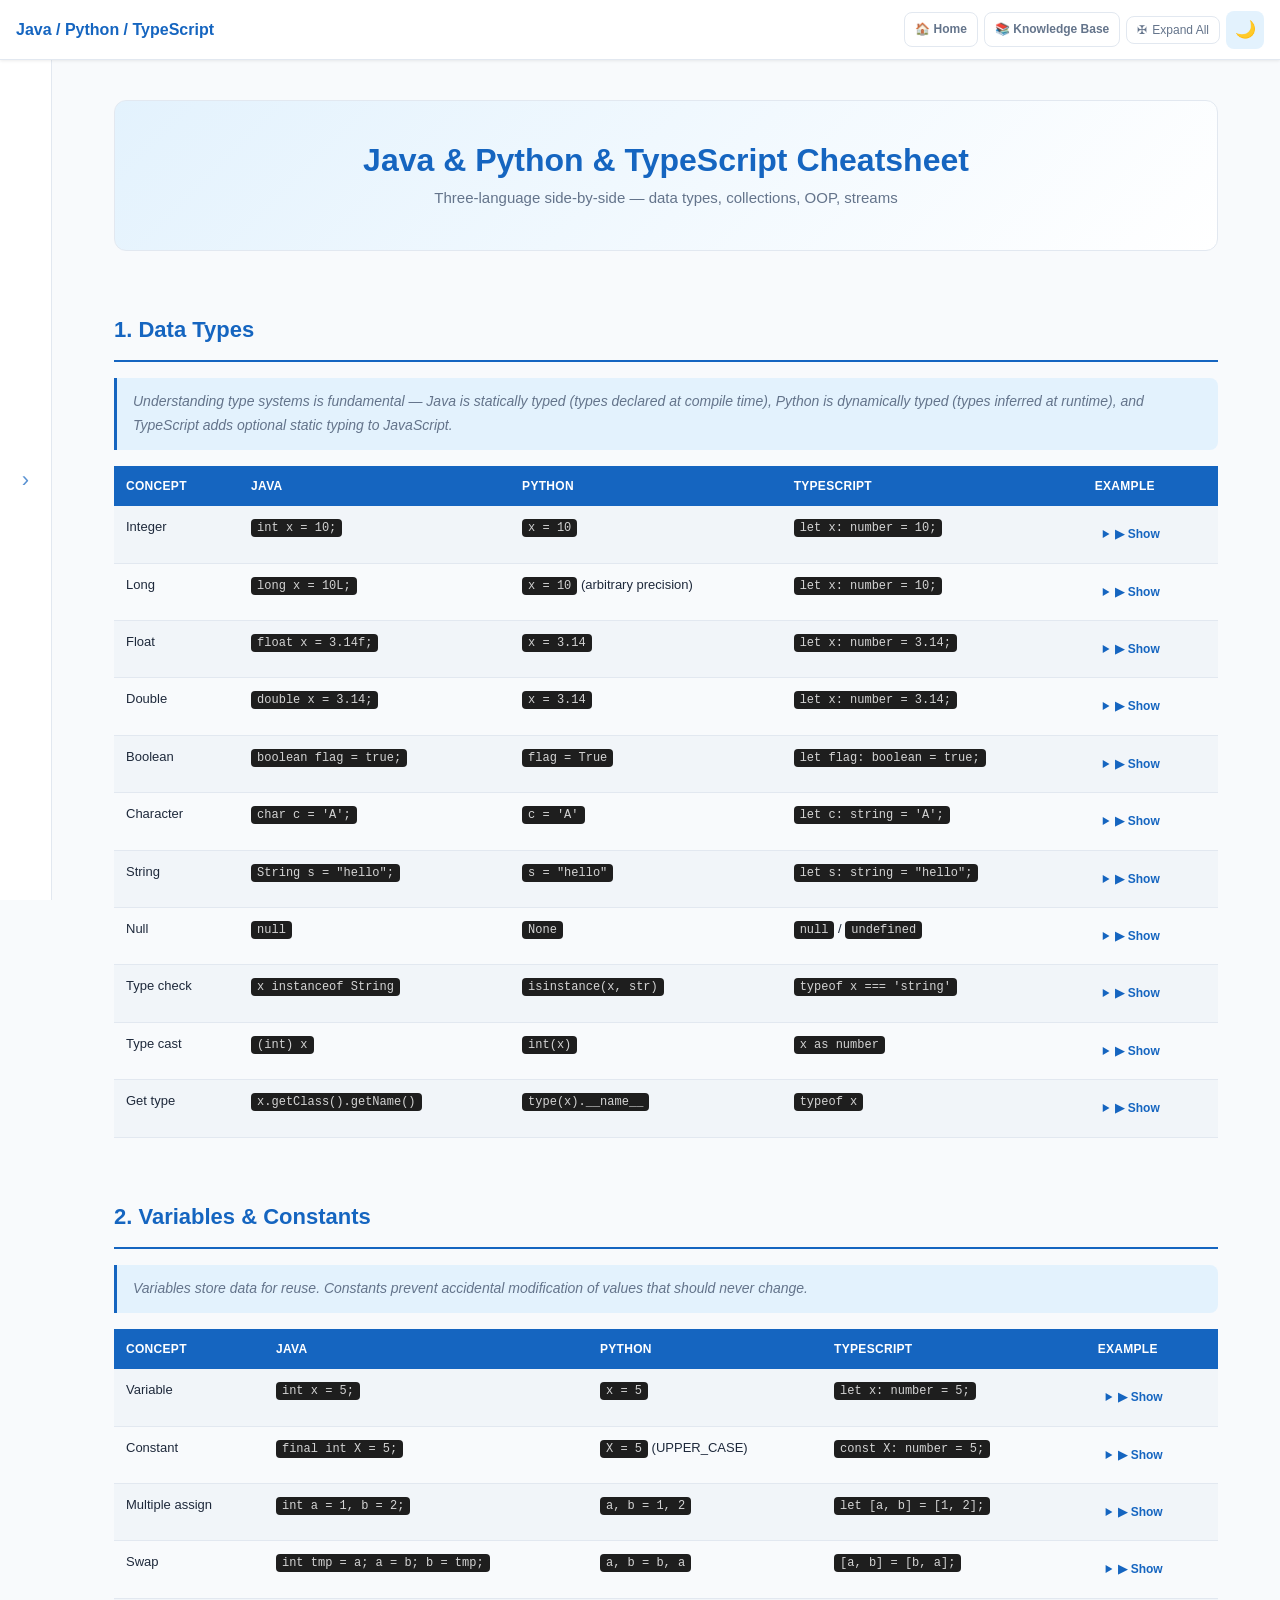
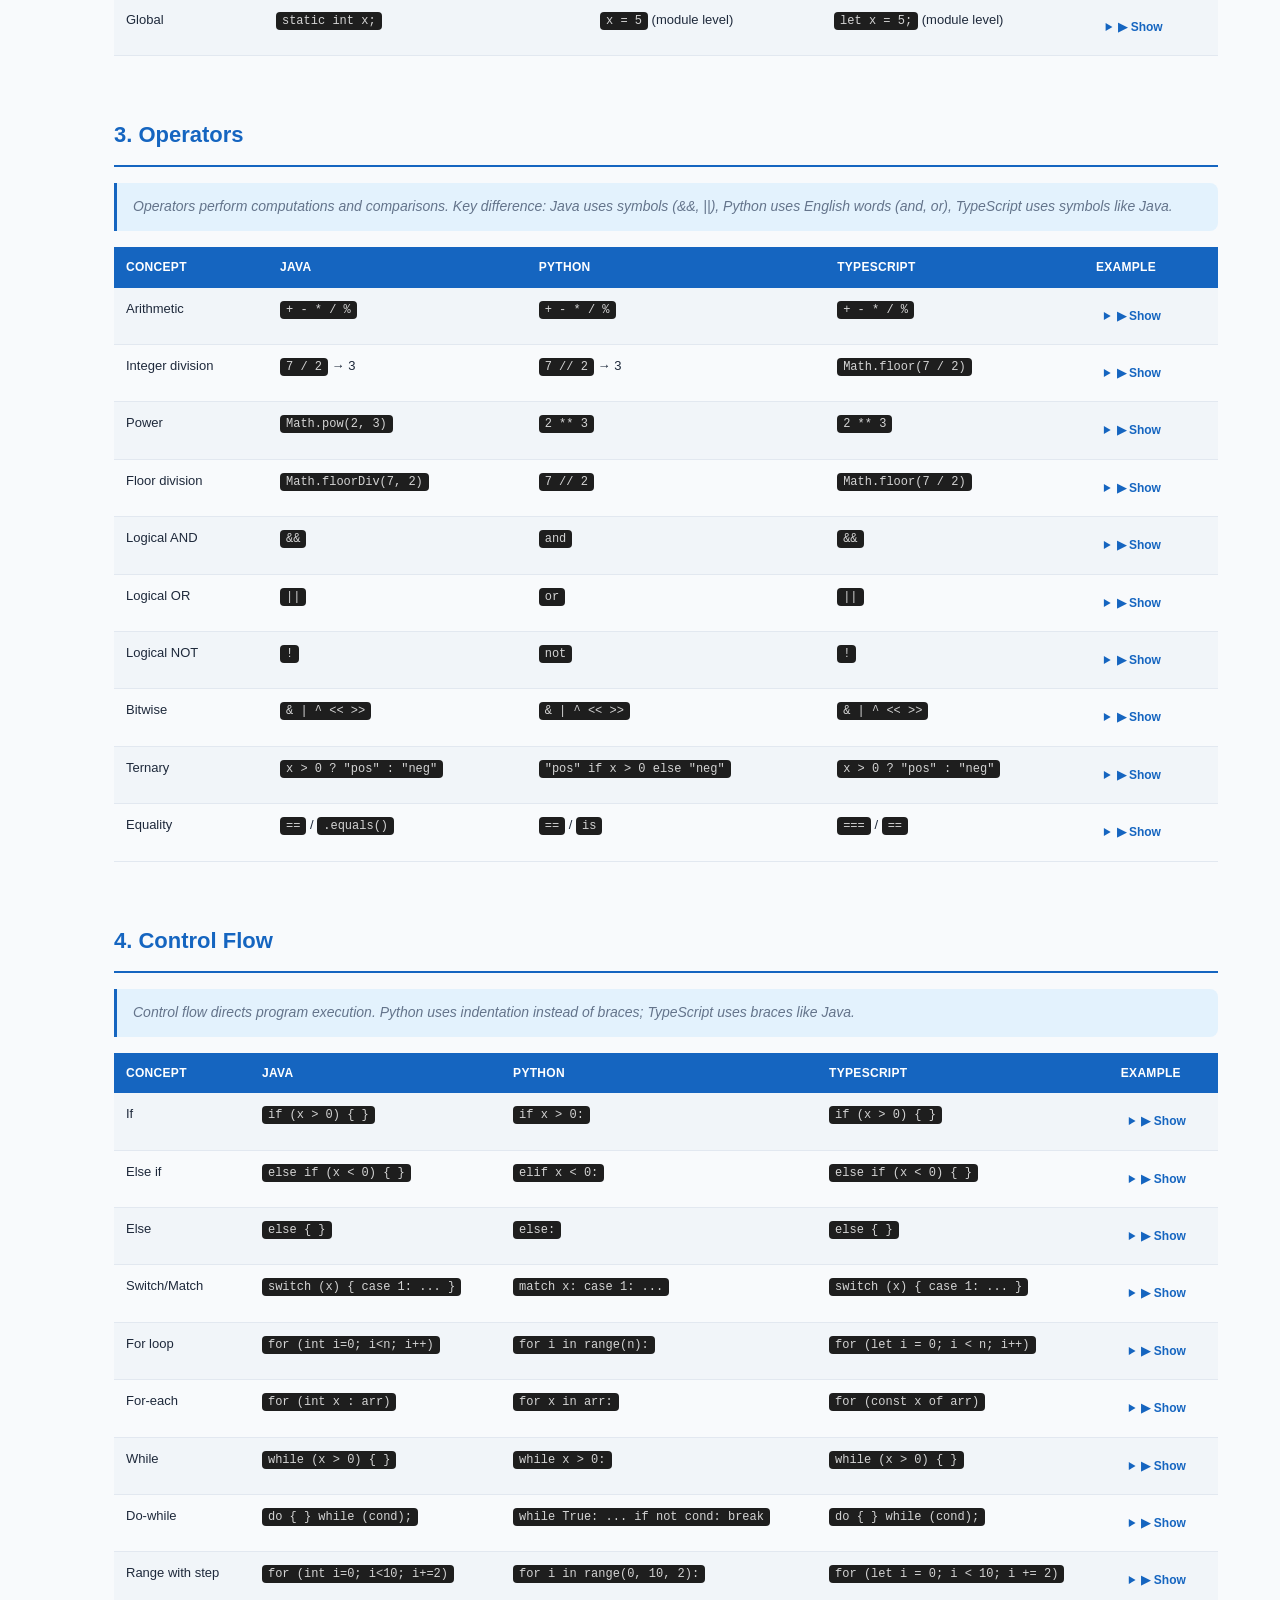
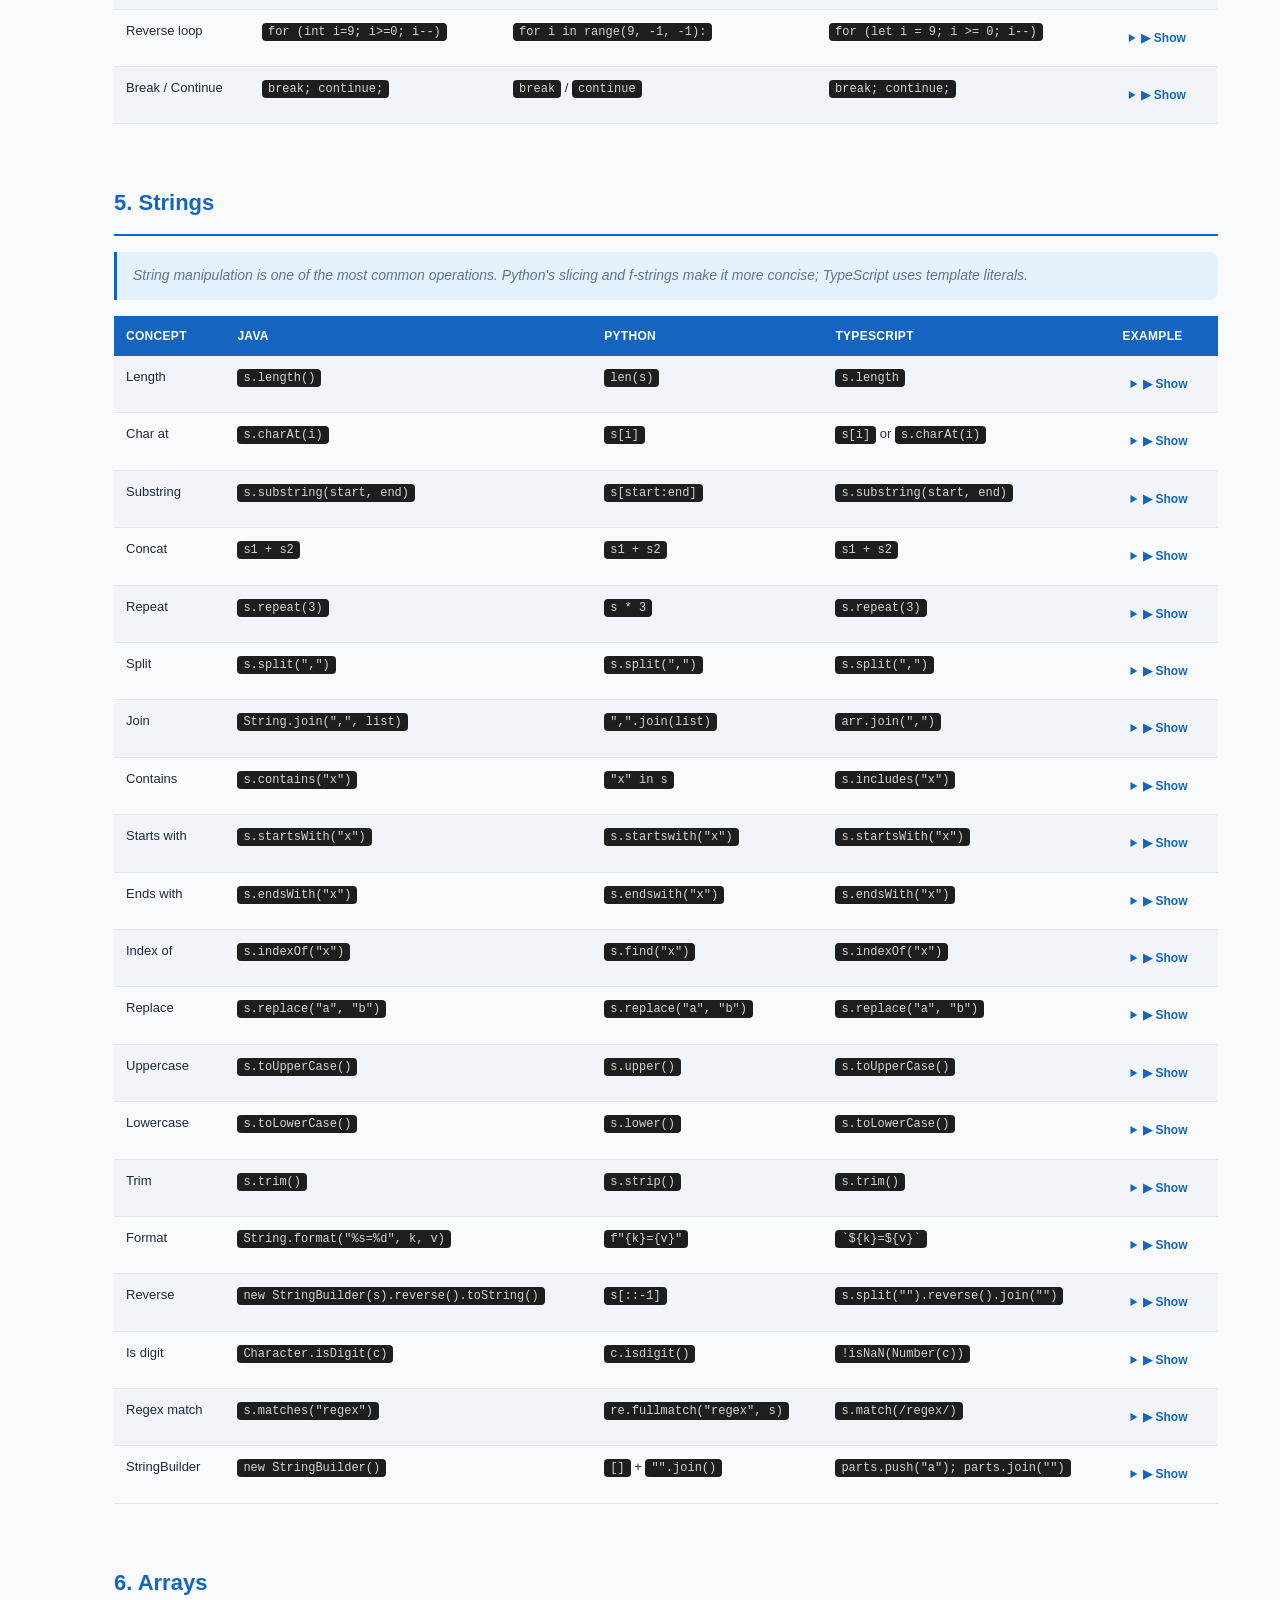
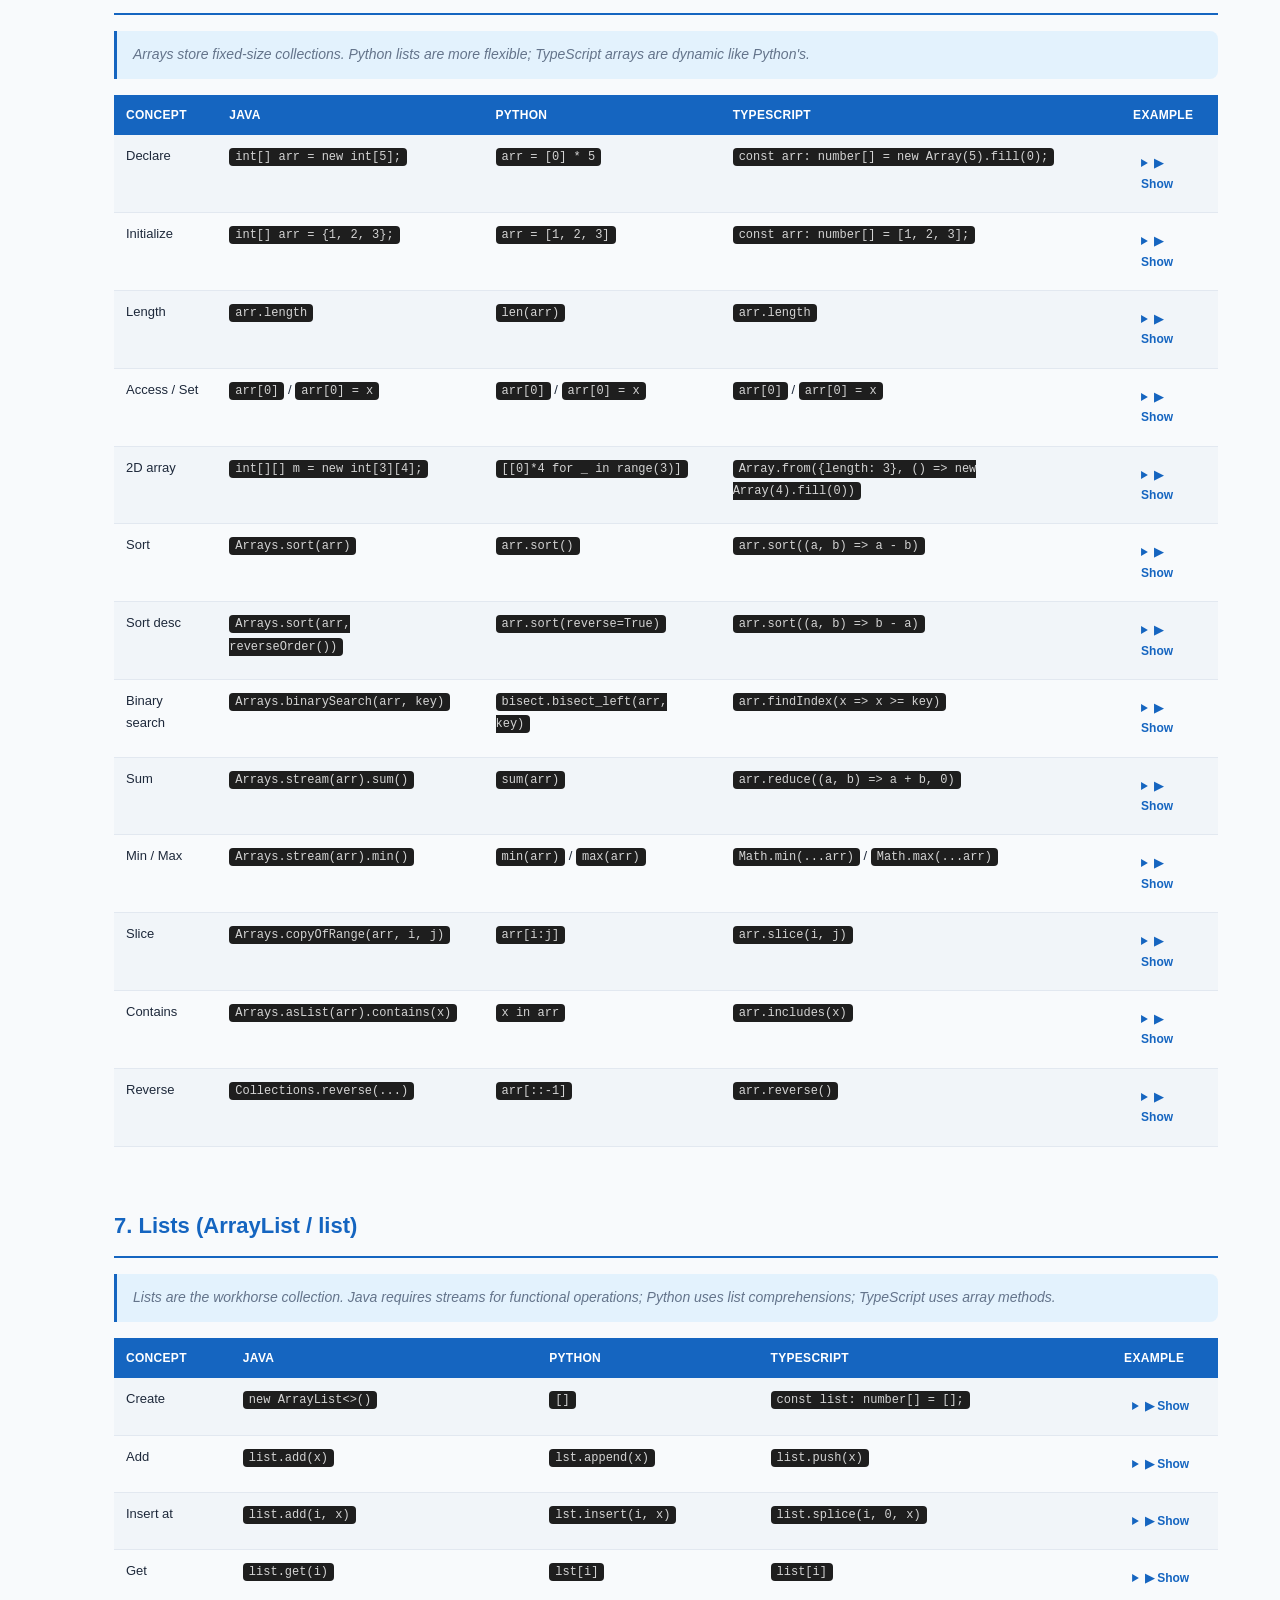
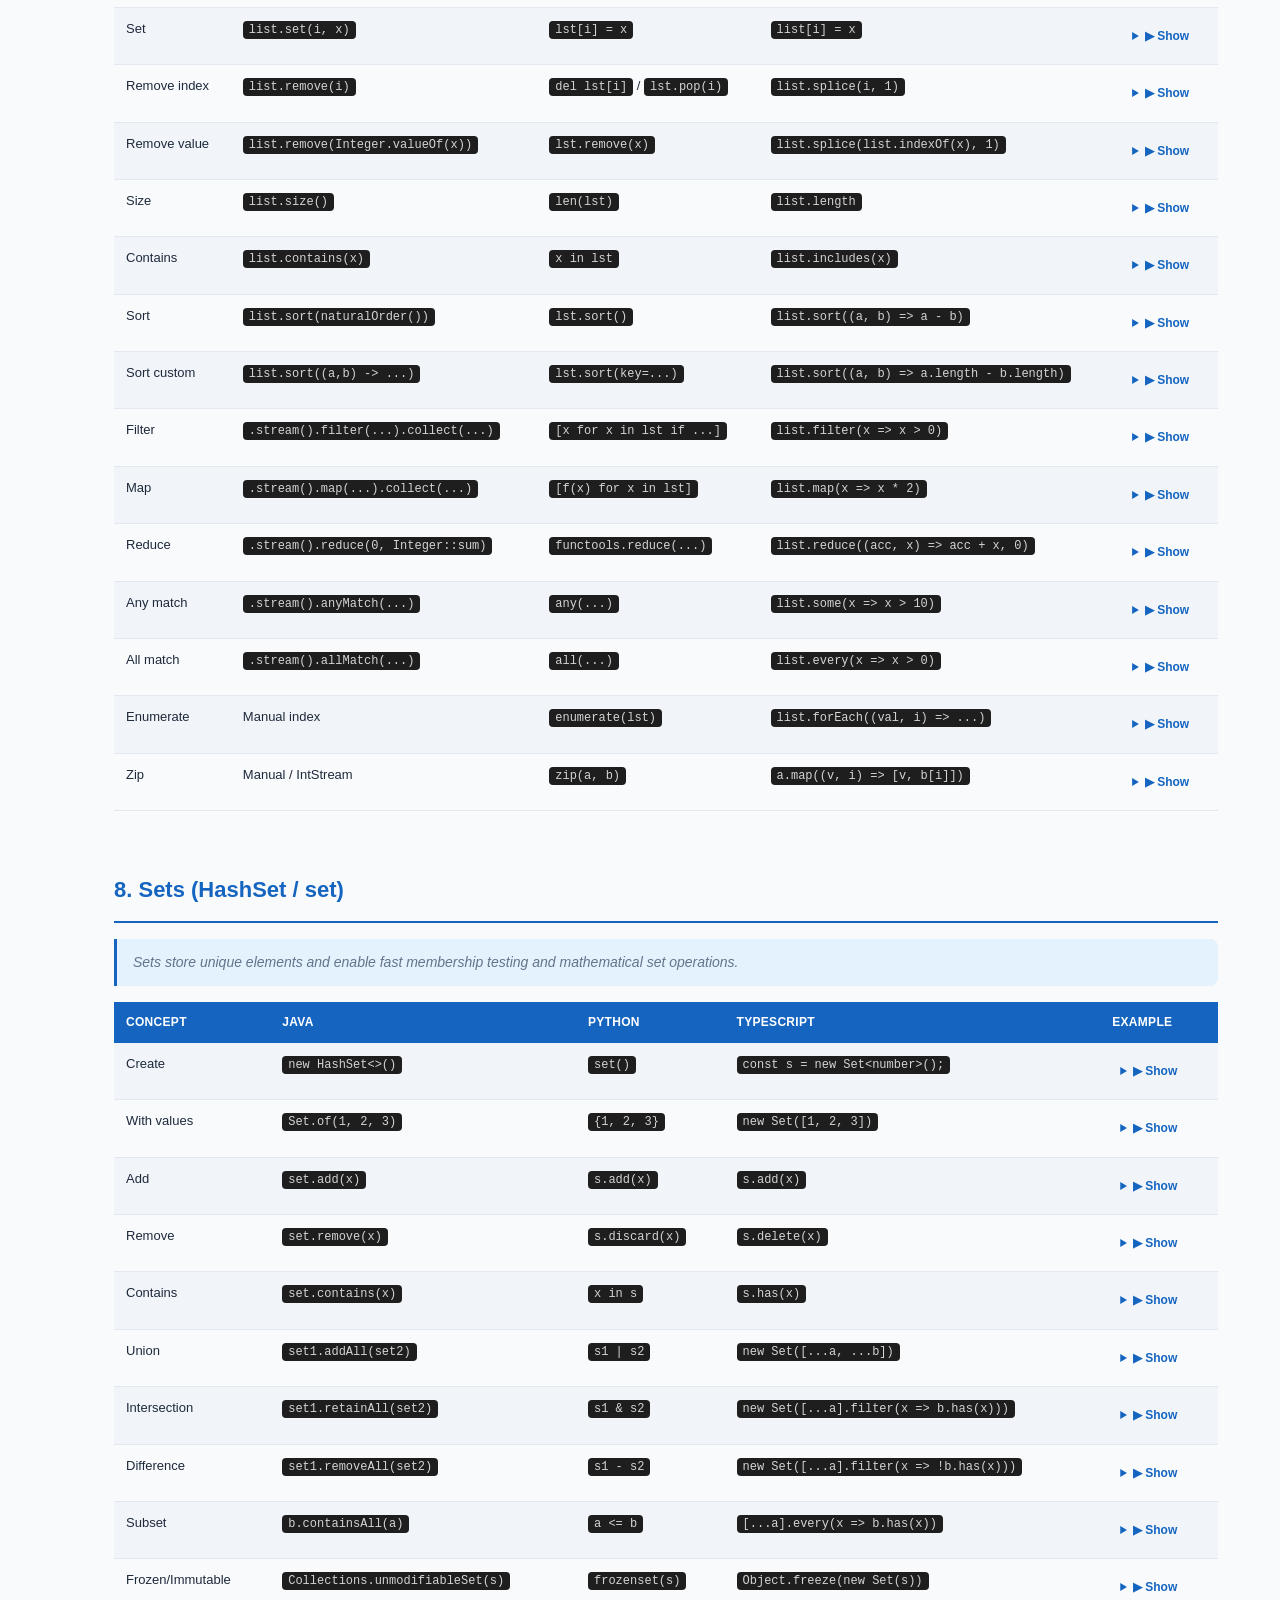
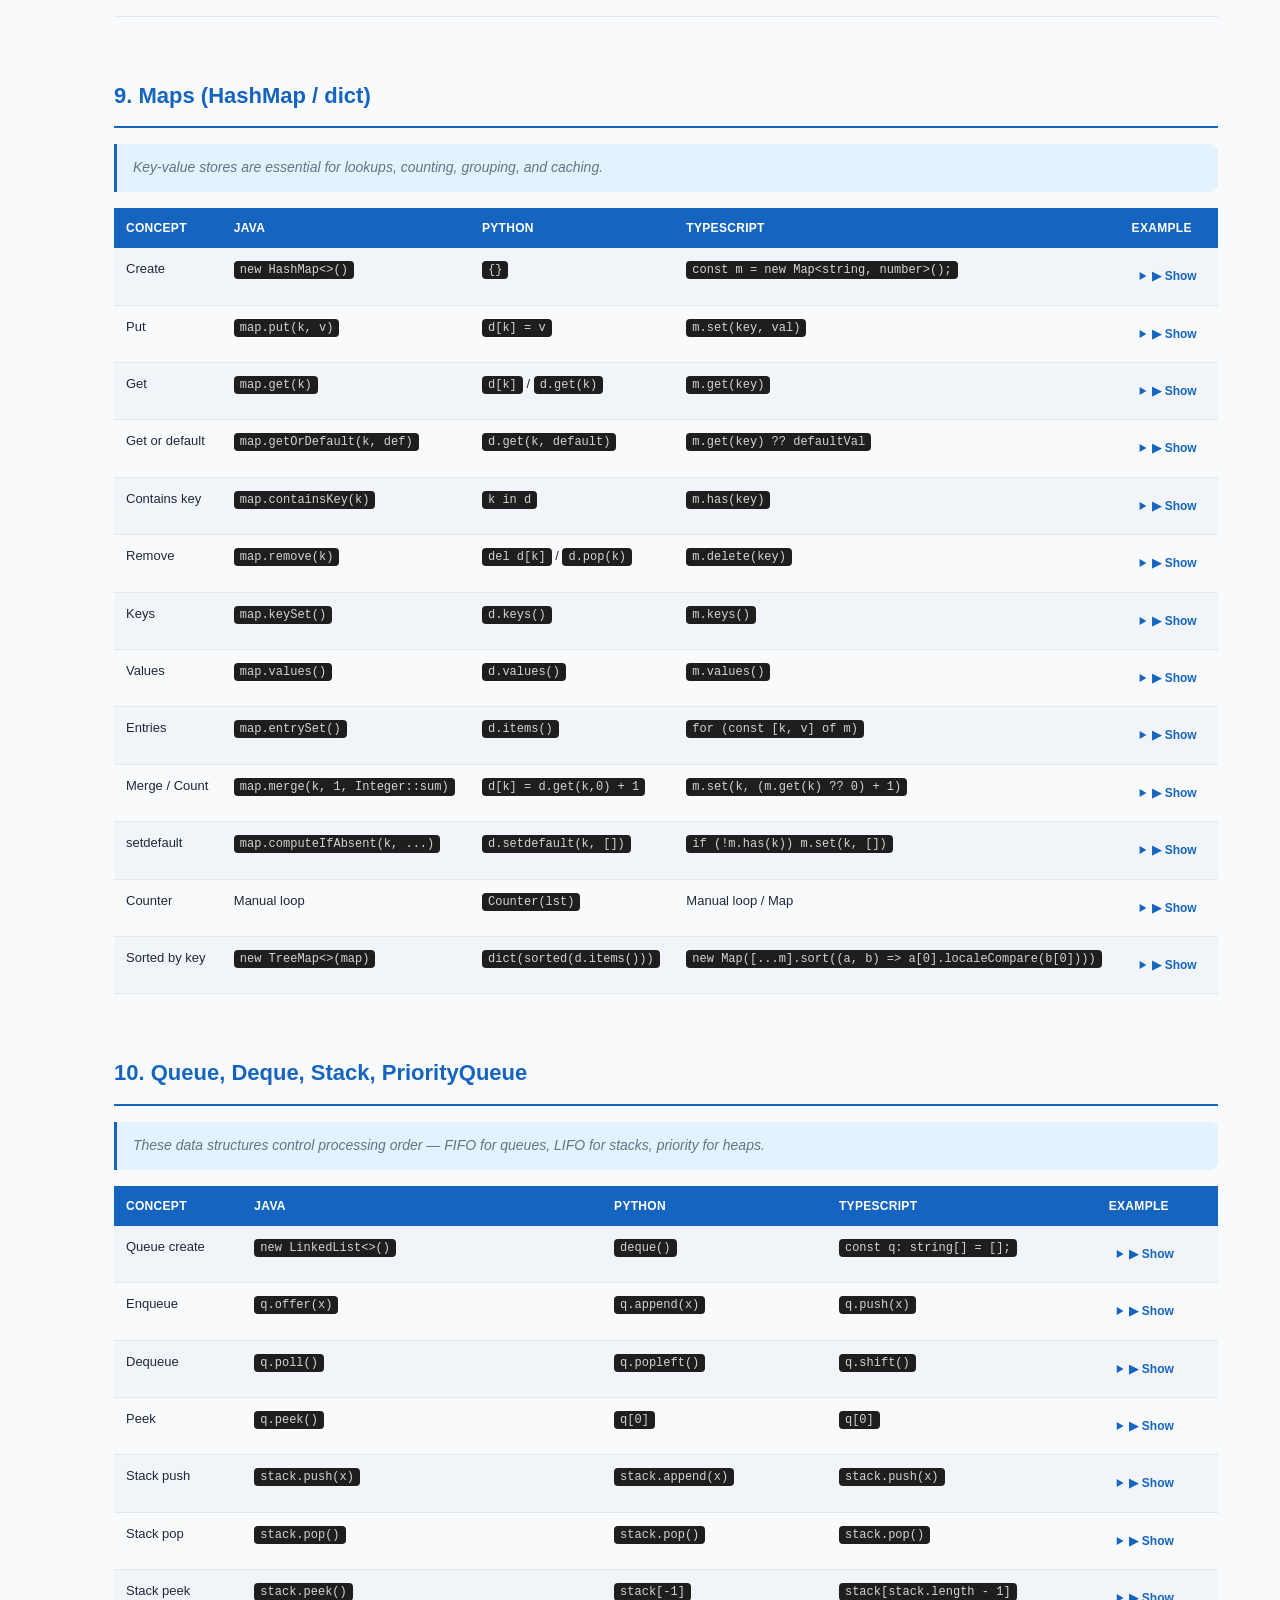
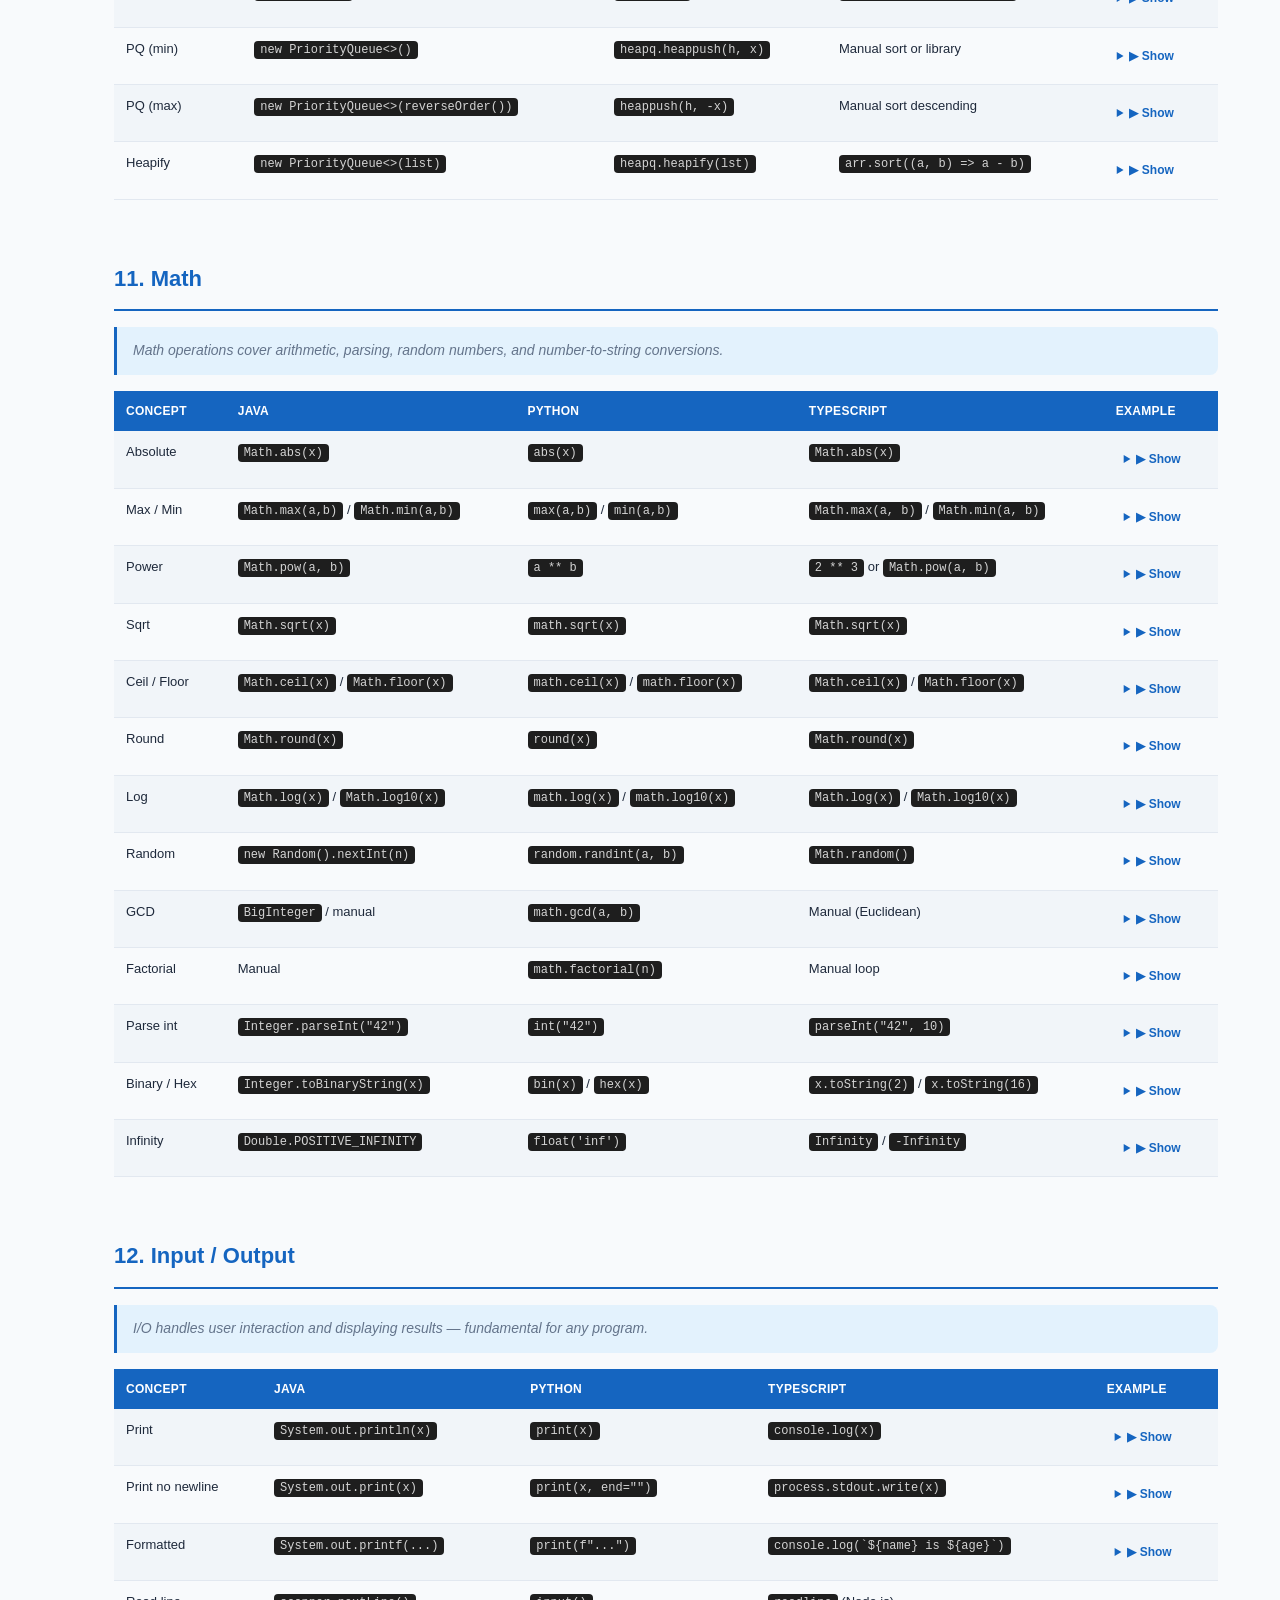
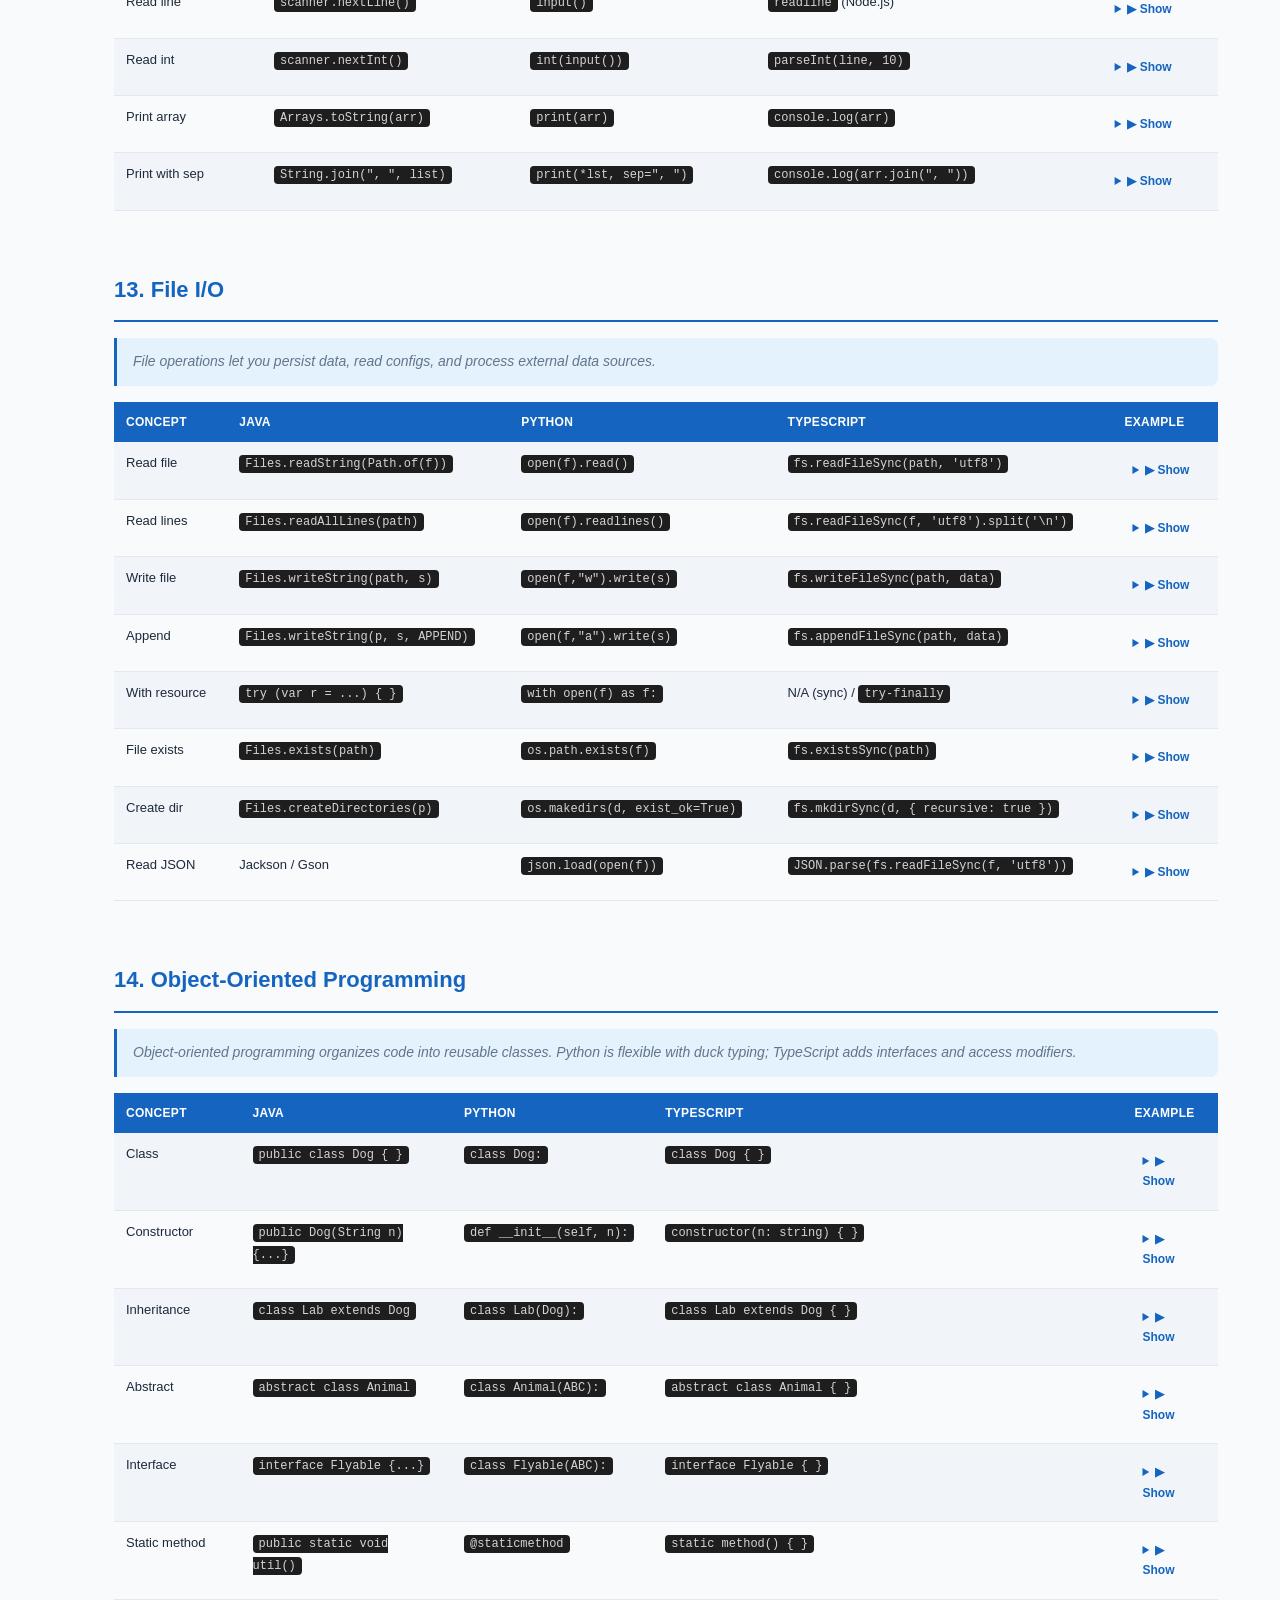
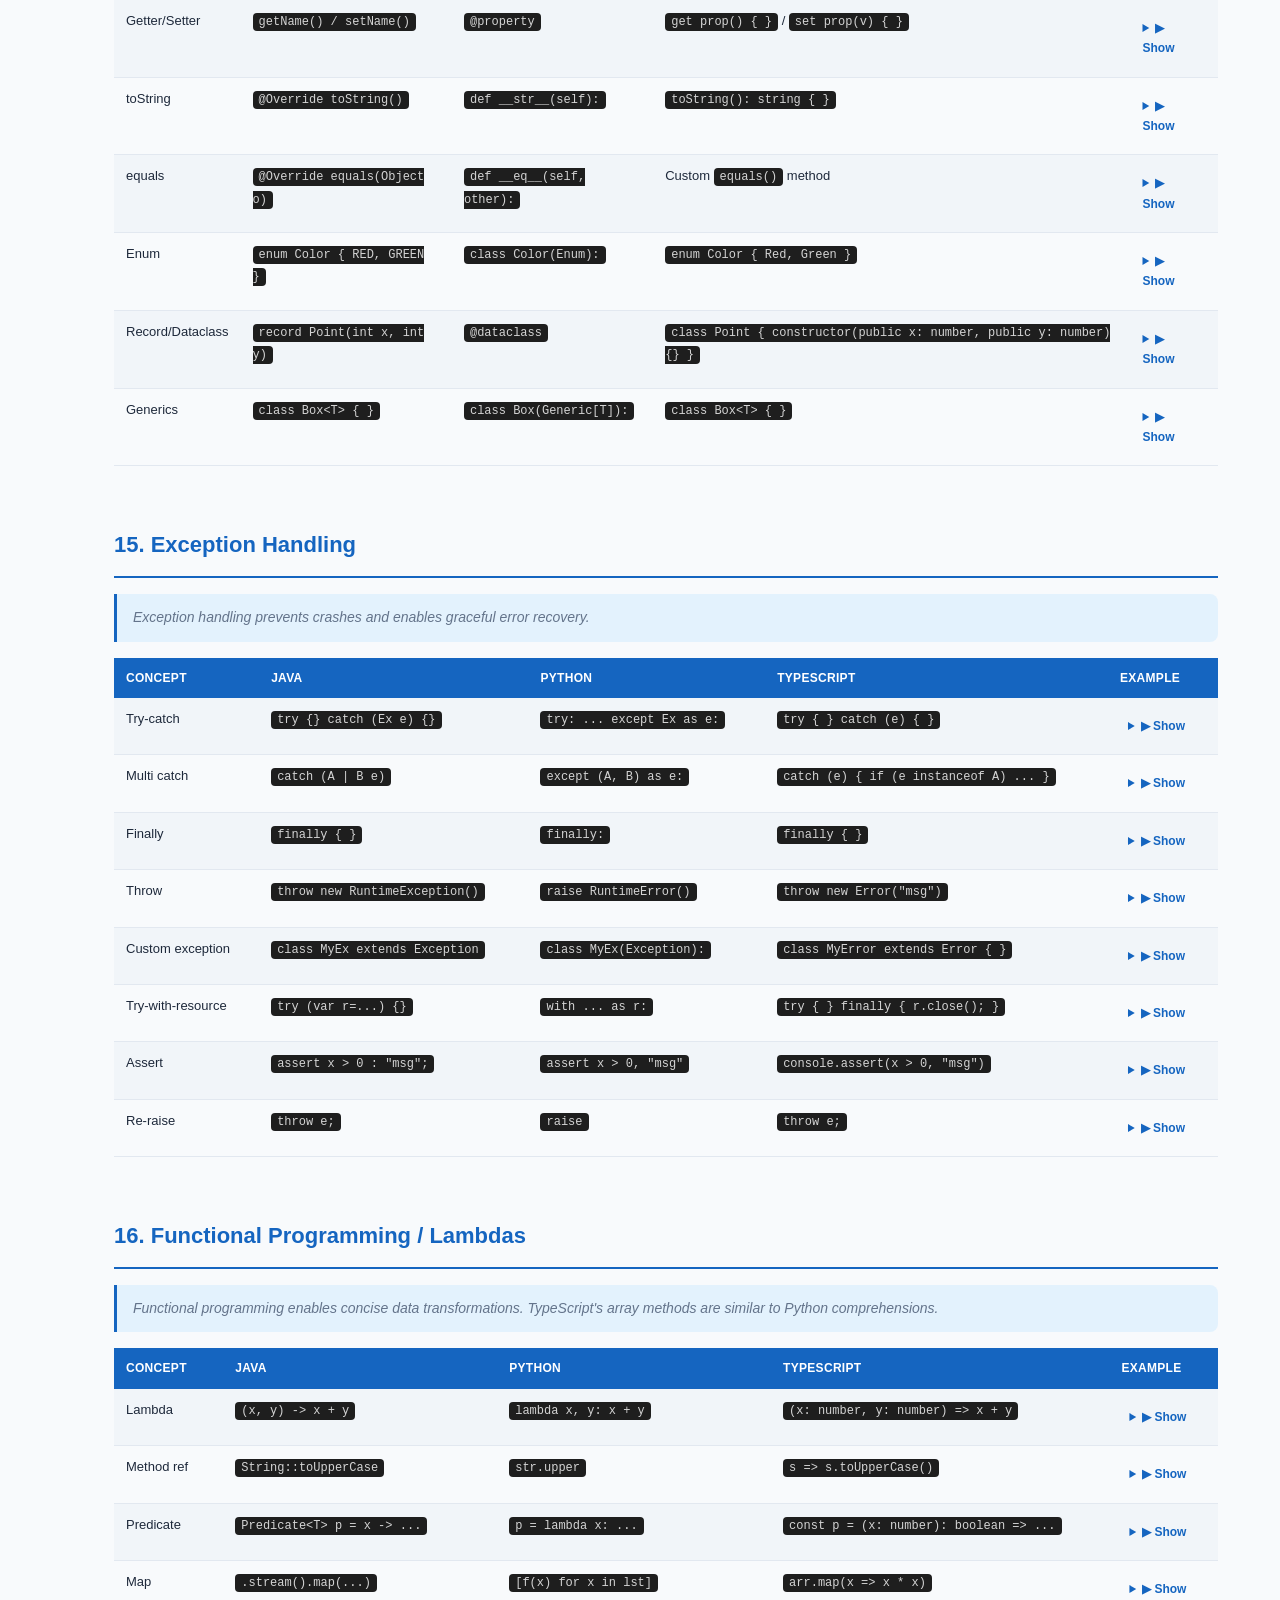
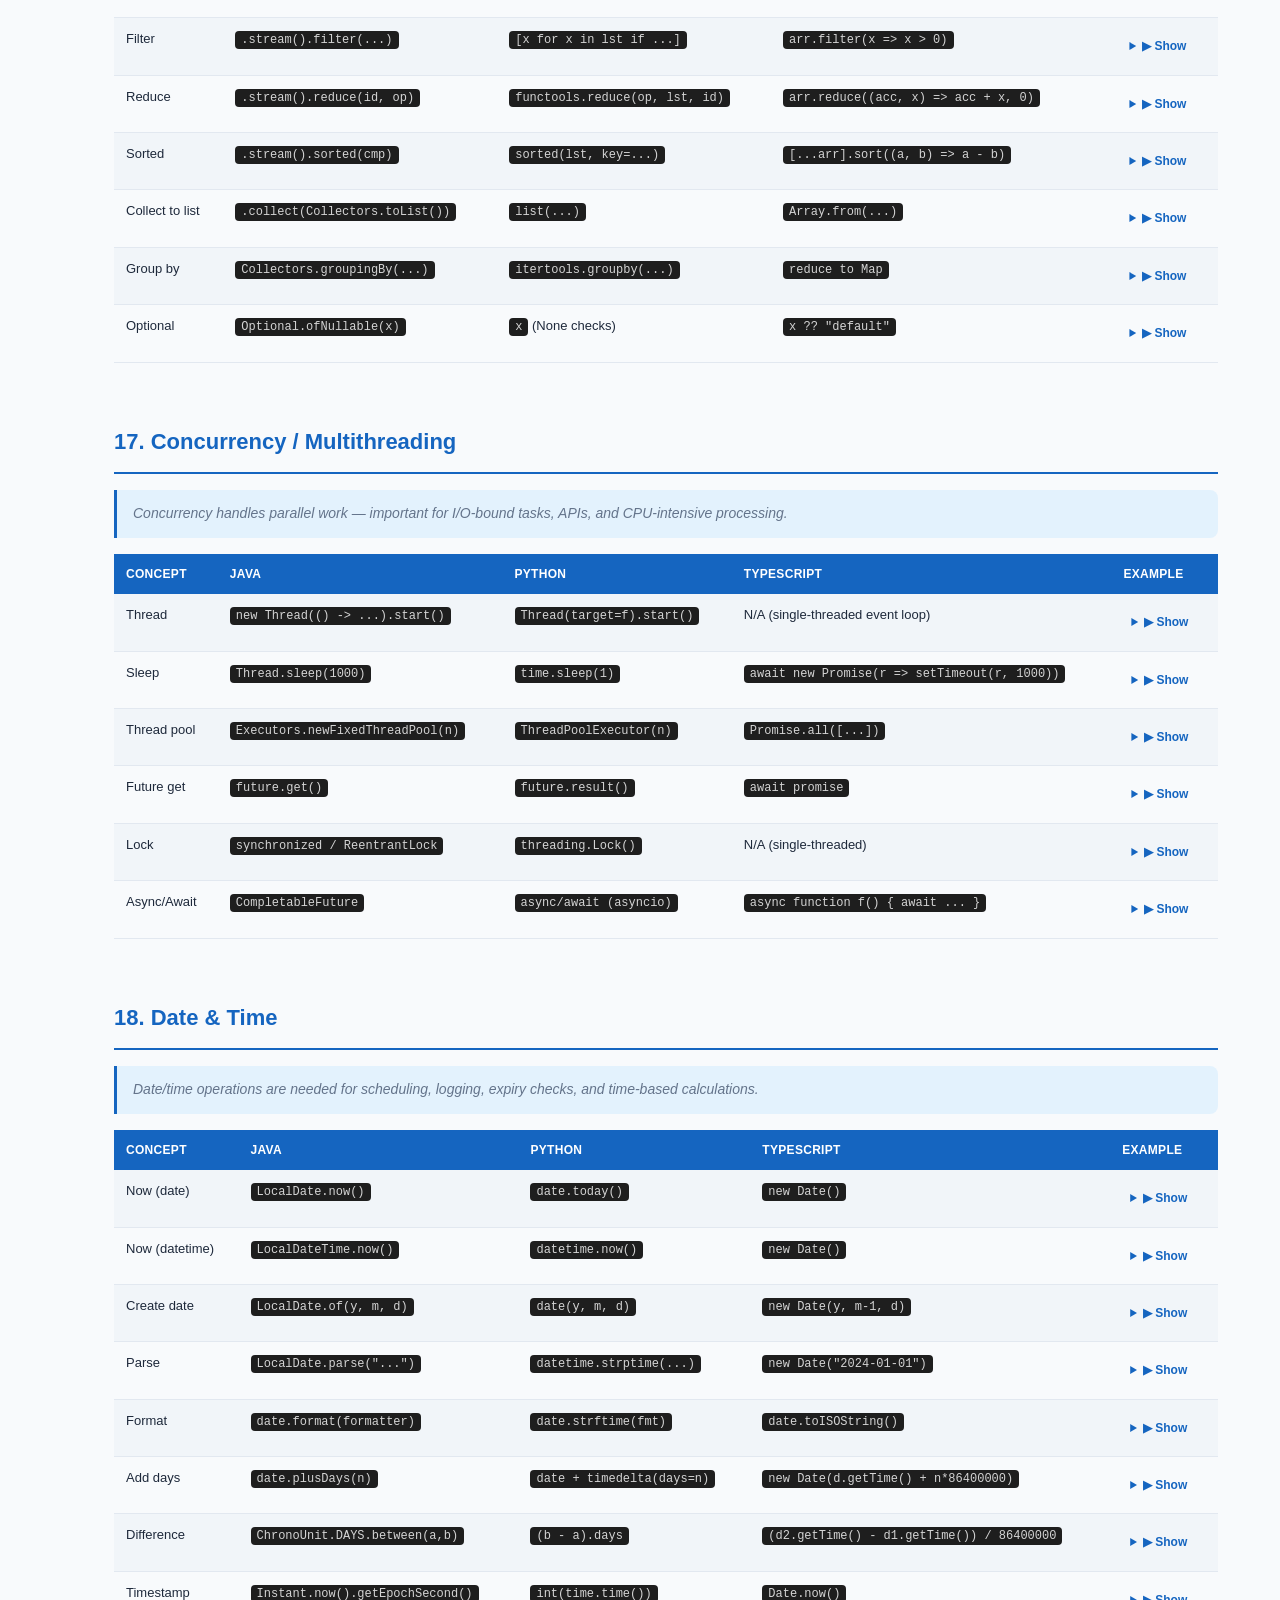
<file: knowledge/java-python-cheatsheet.html>
﻿<!DOCTYPE html>
<html lang="en" data-theme="light">
<head>
<meta charset="UTF-8">
<meta name="viewport" content="width=device-width, initial-scale=1.0">
<title>Java &amp; Python &amp; TypeScript Cheatsheet</title>
<link rel="icon" href="data:image/svg+xml,<svg xmlns=%22http://www.w3.org/2000/svg%22 viewBox=%220 0 100 100%22><text y=%22.9em%22 font-size=%2290%22>&#x1F916;</text></svg>" />
<style>
:root{--primary:#1565c0;--primary-dark:#0d47a1;--primary-light:#e3f2fd;--accent:#ff6f00;--bg:#f8fafc;--bg-card:#ffffff;--bg-code:#1e1e1e;--text:#1e293b;--text-muted:#64748b;--text-code:#d4d4d4;--border:#e2e8f0;--border-light:#f1f5f9;--shadow-sm:0 1px 3px rgba(0,0,0,.08);--shadow-md:0 4px 12px rgba(0,0,0,.1);--shadow-lg:0 8px 24px rgba(0,0,0,.12);--radius:8px;--radius-lg:12px;--font-sans:-apple-system,BlinkMacSystemFont,'Segoe UI',Roboto,'Inter',sans-serif;--font-mono:'JetBrains Mono','Fira Code','Consolas','Monaco',monospace;--nav-height:60px;--toc-width:280px;--toc-width-collapsed:52px}
[data-theme=dark]{--primary:#64b5f6;--primary-dark:#90caf9;--primary-light:#1a2332;--accent:#ffab40;--bg:#0f172a;--bg-card:#1e293b;--bg-code:#0d1117;--text:#e2e8f0;--text-muted:#94a3b8;--text-code:#d4d4d4;--border:#334155;--border-light:#1e293b;--shadow-sm:0 1px 3px rgba(0,0,0,.3);--shadow-md:0 4px 12px rgba(0,0,0,.4);--shadow-lg:0 8px 24px rgba(0,0,0,.5)}
*,::before,::after{box-sizing:border-box;margin:0;padding:0}
html{scroll-behavior:smooth;scroll-padding-top:calc(var(--nav-height) + 16px)}
body{font-family:var(--font-sans);font-size:15px;line-height:1.7;color:var(--text);background:var(--bg);transition:background .3s,color .3s;-webkit-font-smoothing:antialiased}
a{color:var(--primary)}
.top-nav{position:fixed;top:0;left:0;right:0;height:var(--nav-height);background:var(--bg-card);border-bottom:1px solid var(--border);box-shadow:var(--shadow-sm);display:flex;align-items:center;justify-content:space-between;padding:0 16px;z-index:1000;backdrop-filter:blur(10px);transition:background .3s}
.nav-left{display:flex;align-items:center;gap:8px;min-width:0;overflow:hidden}
.nav-brand{font-size:16px;font-weight:700;color:var(--primary);white-space:nowrap;overflow:hidden;text-overflow:ellipsis}
.nav-actions{display:flex;align-items:center;gap:6px;flex-shrink:0}
.nav-btn{display:inline-flex;align-items:center;gap:5px;padding:6px 10px;border:1px solid var(--border);background:var(--bg-card);border-radius:var(--radius);font-size:12px;font-weight:600;color:var(--text-muted);text-decoration:none;cursor:pointer;white-space:nowrap;transition:all .2s}
.nav-btn:hover{border-color:var(--primary);color:var(--primary);background:var(--primary-light)}
.menu-btn{display:flex;align-items:center;justify-content:center;width:40px;height:40px;border:none;background:var(--primary-light);border-radius:var(--radius);cursor:pointer;color:var(--primary);font-size:20px;transition:all .2s;flex-shrink:0}
.menu-btn:hover{background:var(--primary);color:#fff}
.theme-toggle{display:flex;align-items:center;justify-content:center;width:38px;height:38px;border:none;background:var(--primary-light);border-radius:var(--radius);cursor:pointer;font-size:17px;transition:all .2s;flex-shrink:0}
.theme-toggle:hover{background:var(--primary);color:#fff}
.expand-toggle{display:flex;align-items:center;gap:5px;padding:6px 10px;border:1px solid var(--border);background:var(--bg-card);border-radius:var(--radius);cursor:pointer;font-size:12px;color:var(--text-muted);transition:all .2s;white-space:nowrap}
.expand-toggle:hover{border-color:var(--primary);color:var(--primary)}
.expand-toggle.active{background:var(--primary-light);border-color:var(--primary);color:var(--primary)}
.sidebar{position:fixed;top:var(--nav-height);left:-100%;width:min(var(--toc-width),85vw);height:calc(100vh - var(--nav-height));background:var(--bg-card);border-right:1px solid var(--border);overflow:hidden;z-index:900;transition:left .25s ease,width .25s ease;padding:0}
.sidebar.open{left:0;width:min(var(--toc-width),85vw)}
.sidebar-overlay{position:fixed;inset:0;top:var(--nav-height);background:rgba(0,0,0,.4);z-index:899;opacity:0;pointer-events:none;transition:opacity .3s}
.sidebar-overlay.open{opacity:1;pointer-events:all}
.sidebar-inner{width:var(--toc-width);padding:16px;min-height:100%;height:100%;overflow-y:auto}
.sidebar h3{font-size:13px;font-weight:600;color:var(--text-muted);text-transform:uppercase;letter-spacing:.5px;margin-bottom:10px;padding-bottom:8px;border-bottom:1px solid var(--border);white-space:nowrap}
.sidebar ol{list-style:none;padding:0}
.sidebar li{margin:2px 0}
.sidebar a{display:block;padding:7px 10px;color:var(--text);text-decoration:none;font-size:13px;border-radius:6px;transition:all .2s;line-height:1.4;white-space:nowrap}
.sidebar a:hover{background:var(--primary-light);color:var(--primary)}
.sidebar a.active{background:var(--primary);color:#fff;font-weight:500}
.sidebar-collapse-btn{display:flex;align-items:center;justify-content:center;width:32px;height:32px;border:none;background:var(--primary-light);border-radius:var(--radius);cursor:pointer;color:var(--primary);font-size:14px;margin-bottom:12px;transition:all .2s;flex-shrink:0}
.sidebar-collapse-btn:hover{background:var(--primary);color:#fff}
.scroll-progress{position:fixed;top:var(--nav-height);left:0;height:3px;background:var(--primary);z-index:1001;transition:width .1s;width:0}
.main-content{max-width:900px;margin:0 auto;padding:calc(var(--nav-height) + 24px) 16px 60px}
.page-header{text-align:center;margin-bottom:32px;padding:32px 16px;background:linear-gradient(135deg,var(--primary-light),var(--bg-card));border-radius:var(--radius-lg);border:1px solid var(--border)}
.page-header h1{font-size:clamp(22px,5vw,32px);font-weight:800;color:var(--primary);margin-bottom:8px;line-height:1.2}
.page-header .subtitle{font-size:clamp(12px,3vw,15px);color:var(--text-muted);line-height:1.5}
h2{font-size:clamp(18px,4vw,22px);font-weight:700;color:var(--primary);margin:48px 0 16px;padding:12px 0;border-bottom:2px solid var(--primary);scroll-margin-top:calc(var(--nav-height) + 16px)}
h3{font-size:clamp(14px,3.5vw,16px);font-weight:600;color:var(--primary-dark);margin:24px 0 12px}
.section-desc{color:var(--text-muted);font-size:14px;margin:0 0 16px;padding:12px 16px;border-left:3px solid var(--primary);background:var(--primary-light);border-radius:0 var(--radius) var(--radius) 0;font-style:italic}
.table-wrapper,.table-wrap{overflow-x:auto;-webkit-overflow-scrolling:touch;margin:12px 0 24px;border-radius:var(--radius);border:1px solid var(--border);box-shadow:var(--shadow-sm)}
table{width:100%;border-collapse:collapse;font-size:13px;min-width:400px}
th{background:var(--primary);color:#fff;padding:10px 12px;text-align:left;font-weight:600;font-size:12px;text-transform:uppercase;letter-spacing:.3px;white-space:nowrap}
td{padding:10px 12px;border-bottom:1px solid var(--border);vertical-align:top}
tr:nth-child(even){background:var(--border-light)}
tr:hover{background:var(--primary-light)}
[data-theme=dark] th{background:#1e3a5f}
code{background:var(--bg-code);color:var(--text-code);padding:2px 6px;border-radius:4px;font-family:var(--font-mono);font-size:12px}
.cmd{background:var(--bg-code);color:var(--text-code);padding:2px 6px;border-radius:4px;font-family:var(--font-mono);font-size:12px}
details{margin:4px 0}
details summary{cursor:pointer;color:var(--primary);font-weight:600;font-size:12px;padding:4px 8px;border-radius:4px;transition:background .2s;user-select:none;-webkit-user-select:none}
details summary:hover{background:var(--primary-light)}
details pre,pre{background:var(--bg-code);color:var(--text-code);padding:14px 16px;border-radius:var(--radius);font-family:var(--font-mono);font-size:12px;overflow-x:auto;-webkit-overflow-scrolling:touch;margin:8px 0;line-height:1.6;max-height:400px;overflow-y:auto}
.code-modal-overlay{position:fixed;inset:0;background:rgba(0,0,0,.6);backdrop-filter:blur(4px);z-index:2000;display:flex;align-items:center;justify-content:center;padding:16px;opacity:0;pointer-events:none;transition:opacity .25s ease}
.code-modal-overlay.active{opacity:1;pointer-events:all}
.code-modal{background:var(--bg-code);border:1px solid var(--border);border-radius:var(--radius-lg);box-shadow:var(--shadow-lg);width:100%;max-width:700px;max-height:80vh;display:flex;flex-direction:column;transform:scale(.9) translateY(20px);transition:transform .25s ease;overflow:hidden}
.code-modal-overlay.active .code-modal{transform:scale(1) translateY(0)}
.code-modal-header{display:flex;align-items:center;justify-content:space-between;padding:12px 16px;background:var(--primary);color:#fff;font-size:13px;font-weight:600}
.code-modal-close{width:32px;height:32px;border:none;background:rgba(255,255,255,.2);color:#fff;border-radius:6px;font-size:18px;cursor:pointer;display:flex;align-items:center;justify-content:center;transition:background .2s}
.code-modal-close:hover{background:rgba(255,255,255,.3)}
.code-modal-body{overflow:auto;-webkit-overflow-scrolling:touch;padding:16px 20px;flex:1}
.code-modal-body pre{background:transparent;color:var(--text-code);font-family:var(--font-mono);font-size:13px;line-height:1.7;margin:0;white-space:pre-wrap;word-break:break-word;max-height:none}
.back-to-top{position:fixed;bottom:24px;right:24px;width:44px;height:44px;background:var(--primary);color:#fff;border:none;border-radius:50%;font-size:22px;cursor:pointer;box-shadow:var(--shadow-md);display:flex;align-items:center;justify-content:center;opacity:0;transform:translateY(20px);transition:all .3s;z-index:800}
.back-to-top.visible{opacity:1;transform:translateY(0)}
.back-to-top:hover{transform:translateY(-2px);box-shadow:var(--shadow-lg)}
.tip{background:#ecfdf5;border-left:4px solid #10b981;padding:12px 16px;margin:16px 0;font-size:13px;border-radius:0 var(--radius) var(--radius) 0;line-height:1.6}
[data-theme=dark] .tip{background:#064e3b30;border-color:#10b981}
.cmt{color:#6a9955}.kw{color:#569cd6}.str{color:#ce9178}.fn{color:#dcdcaa}
@media(max-width:640px){.code-modal{max-height:85vh;border-radius:var(--radius-lg) var(--radius-lg) 0 0}.code-modal-overlay{align-items:flex-end;padding:0}.expand-label,.nav-brand{display:none}}
@media(min-width:768px){.main-content{padding:calc(var(--nav-height) + 32px) 24px 80px}.page-header{padding:40px 32px}}
@media(min-width:1024px){
  body{padding-left:var(--toc-width-collapsed)}
  .main-content{padding:calc(var(--nav-height) + 40px) 32px 100px;margin:0 auto;max-width:1200px}
  .sidebar{left:0;width:var(--toc-width-collapsed);overflow:hidden;transition:width .3s ease,box-shadow .3s ease}
  .sidebar:hover{width:var(--toc-width);box-shadow:var(--shadow-lg)}
  .sidebar:not(:hover) .sidebar-inner{opacity:0;pointer-events:none}
  .sidebar:hover .sidebar-inner{opacity:1;pointer-events:all;transition:opacity .2s ease .1s}
  .sidebar-inner{width:var(--toc-width);height:100%;overflow-y:auto;transition:opacity .15s ease}
  .sidebar:hover a{pointer-events:all}
  .sidebar:not(:hover)::after{content:"\203A";position:absolute;top:50%;left:50%;transform:translate(-50%,-50%);font-size:22px;color:var(--primary);opacity:0.7;pointer-events:none;transition:opacity .2s ease}
  .sidebar:hover::after{opacity:0}
  .sidebar-overlay,.menu-btn{display:none}
}
@media(min-width:1200px){.main-content{padding-left:48px;padding-right:48px}}
@keyframes fadeIn{from{opacity:0;transform:translateY(10px)}to{opacity:1;transform:translateY(0)}}
.main-content>*{animation:fadeIn .3s ease forwards}
@media print{.top-nav,.sidebar,.sidebar-overlay,.back-to-top,.scroll-progress,.code-modal-overlay{display:none!important}.main-content{margin:0;padding:10px;max-width:100%}body{font-size:11px;background:#fff;color:#000}}
</style>
</head>
<body>

<div class="scroll-progress" id="scrollProgress"></div>

<nav class="top-nav">
  <div class="nav-left">
    <button class="menu-btn" id="menuBtn" aria-label="Toggle menu">&#9776;</button>
    <span class="nav-brand">Java / Python / TypeScript</span>
  </div>
  <div class="nav-actions">
    <a href="../index.html" class="nav-btn">&#127968; Home</a>
    <a href="index.html" class="nav-btn">&#128218; Knowledge Base</a>
    <button class="expand-toggle" id="expandToggle">&#10016; <span class="expand-label">Expand All</span></button>
    <button class="theme-toggle" id="themeToggle" aria-label="Toggle theme">&#127769;</button>
  </div>
</nav>

<div class="sidebar-overlay" id="sidebarOverlay"></div>

<aside class="sidebar" id="sidebar">
  <div class="sidebar-inner">
  <h3>&#128209; Contents</h3>
  <ol>
      <li><a href="#s1">1. Data Types</a></li>
      <li><a href="#s2">2. Variables &amp; Constants</a></li>
      <li><a href="#s3">3. Operators</a></li>
      <li><a href="#s4">4. Control Flow</a></li>
      <li><a href="#s5">5. Strings</a></li>
      <li><a href="#s6">6. Arrays</a></li>
      <li><a href="#s7">7. Lists (ArrayList / list)</a></li>
      <li><a href="#s8">8. Sets (HashSet / set)</a></li>
      <li><a href="#s9">9. Maps (HashMap / dict)</a></li>
      <li><a href="#s10">10. Queue, Deque, Stack, PriorityQueue</a></li>
      <li><a href="#s11">11. Math</a></li>
      <li><a href="#s12">12. Input / Output</a></li>
      <li><a href="#s13">13. File I/O</a></li>
      <li><a href="#s14">14. Object-Oriented Programming</a></li>
      <li><a href="#s15">15. Exception Handling</a></li>
      <li><a href="#s16">16. Functional Programming / Lambdas</a></li>
      <li><a href="#s17">17. Concurrency / Multithreading</a></li>
      <li><a href="#s18">18. Date &amp; Time</a></li>
      <li><a href="#s19">19. Sorting &amp; Comparators</a></li>
      <li><a href="#s20">20. Iterators &amp; Generators</a></li>
      <li><a href="#s21">21. Null Handling</a></li>
      <li><a href="#s22">22. Design Patterns (Quick Reference)</a></li>
      <li><a href="#s23">23. Useful Standard Library</a></li>
  </ol>
  </div>
</aside>

<main class="main-content">

<div class="page-header">
  <h1>Java &amp; Python &amp; TypeScript Cheatsheet</h1>
  <p class="subtitle">Three-language side-by-side &mdash; data types, collections, OOP, streams</p>
</div>

<h2 id="s1">1. Data Types</h2>
<p class="section-desc">Understanding type systems is fundamental — Java is statically typed (types declared at compile time), Python is dynamically typed (types inferred at runtime), and TypeScript adds optional static typing to JavaScript.</p>
<table>
<tr><th>Concept</th><th>Java</th><th>Python</th><th>TypeScript</th><th>Example</th></tr>
<tr><td>Integer</td><td><code>int x = 10;</code></td><td><code>x = 10</code></td><td><code>let x: number = 10;</code></td><td><details><summary>▶ Show</summary><pre><span class="j">int x = 10;</span>
<span class="p">x = 10</span>
<span class="t">let x: number = 10;</span></pre></details></td></tr>
<tr><td>Long</td><td><code>long x = 10L;</code></td><td><code>x = 10</code> (arbitrary precision)</td><td><code>let x: number = 10;</code></td><td><details><summary>▶ Show</summary><pre><span class="j">long big = 9999999999L;</span>
<span class="p">big = 9999999999  # auto big int</span>
<span class="t">let big: number = 9999999999;</span></pre></details></td></tr>
<tr><td>Float</td><td><code>float x = 3.14f;</code></td><td><code>x = 3.14</code></td><td><code>let x: number = 3.14;</code></td><td><details><summary>▶ Show</summary><pre><span class="j">float pi = 3.14f;</span>
<span class="p">pi = 3.14</span>
<span class="t">let pi: number = 3.14;</span></pre></details></td></tr>
<tr><td>Double</td><td><code>double x = 3.14;</code></td><td><code>x = 3.14</code></td><td><code>let x: number = 3.14;</code></td><td><details><summary>▶ Show</summary><pre><span class="j">double precise = 3.141592653;</span>
<span class="p">precise = 3.141592653</span>
<span class="t">let precise: number = 3.141592653;</span></pre></details></td></tr>
<tr><td>Boolean</td><td><code>boolean flag = true;</code></td><td><code>flag = True</code></td><td><code>let flag: boolean = true;</code></td><td><details><summary>▶ Show</summary><pre><span class="j">boolean done = false;</span>
<span class="p">done = False</span>
<span class="t">let done: boolean = false;</span></pre></details></td></tr>
<tr><td>Character</td><td><code>char c = 'A';</code></td><td><code>c = 'A'</code></td><td><code>let c: string = 'A';</code></td><td><details><summary>▶ Show</summary><pre><span class="j">char grade = 'A';</span>
<span class="p">grade = 'A'  # just a string</span>
<span class="t">let grade: string = 'A';  // no char type</span></pre></details></td></tr>
<tr><td>String</td><td><code>String s = "hello";</code></td><td><code>s = "hello"</code></td><td><code>let s: string = "hello";</code></td><td><details><summary>▶ Show</summary><pre><span class="j">String msg = "Hello World";</span>
<span class="p">msg = "Hello World"</span>
<span class="t">let msg: string = "Hello World";</span></pre></details></td></tr>
<tr><td>Null</td><td><code>null</code></td><td><code>None</code></td><td><code>null</code> / <code>undefined</code></td><td><details><summary>▶ Show</summary><pre><span class="j">String s = null;</span>
<span class="p">s = None</span>
<span class="t">let s: string | null = null;</span></pre></details></td></tr>
<tr><td>Type check</td><td><code>x instanceof String</code></td><td><code>isinstance(x, str)</code></td><td><code>typeof x === 'string'</code></td><td><details><summary>▶ Show</summary><pre><span class="j">if (x instanceof String) { ... }</span>
<span class="p">if isinstance(x, str): ...</span>
<span class="t">if (typeof x === 'string') { ... }</span></pre></details></td></tr>
<tr><td>Type cast</td><td><code>(int) x</code></td><td><code>int(x)</code></td><td><code>x as number</code></td><td><details><summary>▶ Show</summary><pre><span class="j">int n = (int) 3.7;  // 3</span>
<span class="p">n = int(3.7)  # 3</span>
<span class="t">let n = Math.floor(3.7 as number);  // 3</span></pre></details></td></tr>
<tr><td>Get type</td><td><code>x.getClass().getName()</code></td><td><code>type(x).__name__</code></td><td><code>typeof x</code></td><td><details><summary>▶ Show</summary><pre><span class="j">"hello".getClass().getName() → java.lang.String</span>
<span class="p">type("hello").__name__ → 'str'</span>
<span class="t">typeof "hello"  // "string"</span></pre></details></td></tr>
</table>

<!-- Section 2: Variables & Constants -->
<h2 id="s2">2. Variables &amp; Constants</h2>
<p class="section-desc">Variables store data for reuse. Constants prevent accidental modification of values that should never change.</p>
<table>
<tr><th>Concept</th><th>Java</th><th>Python</th><th>TypeScript</th><th>Example</th></tr>
<tr><td>Variable</td><td><code>int x = 5;</code></td><td><code>x = 5</code></td><td><code>let x: number = 5;</code></td><td><details><summary>▶ Show</summary><pre><span class="j">int count = 0;</span>
<span class="p">count = 0</span>
<span class="t">let count: number = 0;</span></pre></details></td></tr>
<tr><td>Constant</td><td><code>final int X = 5;</code></td><td><code>X = 5</code> (UPPER_CASE)</td><td><code>const X: number = 5;</code></td><td><details><summary>▶ Show</summary><pre><span class="j">final double TAX_RATE = 0.18;</span>
<span class="p">TAX_RATE = 0.18  # convention only</span>
<span class="t">const TAX_RATE: number = 0.18;</span></pre></details></td></tr>
<tr><td>Multiple assign</td><td><code>int a = 1, b = 2;</code></td><td><code>a, b = 1, 2</code></td><td><code>let [a, b] = [1, 2];</code></td><td><details><summary>▶ Show</summary><pre><span class="j">int x = 10, y = 20, z = 30;</span>
<span class="p">x, y, z = 10, 20, 30</span>
<span class="t">let [x, y, z] = [10, 20, 30];</span></pre></details></td></tr>
<tr><td>Swap</td><td><code>int tmp = a; a = b; b = tmp;</code></td><td><code>a, b = b, a</code></td><td><code>[a, b] = [b, a];</code></td><td><details><summary>▶ Show</summary><pre><span class="j">int tmp = a; a = b; b = tmp; // 3 lines</span>
<span class="p">a, b = b, a  # one line!</span>
<span class="t">[a, b] = [b, a];  // destructuring</span></pre></details></td></tr>
<tr><td>Global</td><td><code>static int x;</code></td><td><code>x = 5</code> (module level)</td><td><code>let x = 5;</code> (module level)</td><td><details><summary>▶ Show</summary><pre><span class="j">class App { static int count = 0; }</span>
<span class="p">count = 0  # module-level global</span>
<span class="t">let count = 0;  // module-level</span></pre></details></td></tr>
</table>
<!-- Section 3: Operators -->
<h2 id="s3">3. Operators</h2>
<p class="section-desc">Operators perform computations and comparisons. Key difference: Java uses symbols (&amp;&amp;, ||), Python uses English words (and, or), TypeScript uses symbols like Java.</p>
<table>
<tr><th>Concept</th><th>Java</th><th>Python</th><th>TypeScript</th><th>Example</th></tr>
<tr><td>Arithmetic</td><td><code>+ - * / %</code></td><td><code>+ - * / %</code></td><td><code>+ - * / %</code></td><td><details><summary>▶ Show</summary><pre><span class="j">int r = 10 % 3;  // 1</span>
<span class="p">r = 10 % 3  # 1</span>
<span class="t">let r = 10 % 3;  // 1</span></pre></details></td></tr>
<tr><td>Integer division</td><td><code>7 / 2</code> → 3</td><td><code>7 // 2</code> → 3</td><td><code>Math.floor(7 / 2)</code></td><td><details><summary>▶ Show</summary><pre><span class="j">int half = 7 / 2;  // 3</span>
<span class="p">half = 7 // 2  # 3</span>
<span class="t">let half = Math.floor(7 / 2);  // 3</span></pre></details></td></tr>
<tr><td>Power</td><td><code>Math.pow(2, 3)</code></td><td><code>2 ** 3</code></td><td><code>2 ** 3</code></td><td><details><summary>▶ Show</summary><pre><span class="j">double p = Math.pow(2, 10);  // 1024.0</span>
<span class="p">p = 2 ** 10  # 1024</span>
<span class="t">let p = 2 ** 10;  // 1024</span></pre></details></td></tr>
<tr><td>Floor division</td><td><code>Math.floorDiv(7, 2)</code></td><td><code>7 // 2</code></td><td><code>Math.floor(7 / 2)</code></td><td><details><summary>▶ Show</summary><pre><span class="j">Math.floorDiv(-7, 2)  // -4</span>
<span class="p">-7 // 2  # -4</span>
<span class="t">Math.floor(-7 / 2)  // -4</span></pre></details></td></tr>
<tr><td>Logical AND</td><td><code>&amp;&amp;</code></td><td><code>and</code></td><td><code>&amp;&amp;</code></td><td><details><summary>▶ Show</summary><pre><span class="j">if (x > 0 && x < 10) { }</span>
<span class="p">if x > 0 and x < 10:</span>
<span class="t">if (x > 0 && x < 10) { }</span></pre></details></td></tr>
<tr><td>Logical OR</td><td><code>||</code></td><td><code>or</code></td><td><code>||</code></td><td><details><summary>▶ Show</summary><pre><span class="j">if (a || b) { }</span>
<span class="p">if a or b:</span>
<span class="t">if (a || b) { }</span></pre></details></td></tr>
<tr><td>Logical NOT</td><td><code>!</code></td><td><code>not</code></td><td><code>!</code></td><td><details><summary>▶ Show</summary><pre><span class="j">if (!done) { }</span>
<span class="p">if not done:</span>
<span class="t">if (!done) { }</span></pre></details></td></tr>
<tr><td>Bitwise</td><td><code>&amp; | ^ &lt;&lt; &gt;&gt;</code></td><td><code>&amp; | ^ &lt;&lt; &gt;&gt;</code></td><td><code>&amp; | ^ &lt;&lt; &gt;&gt;</code></td><td><details><summary>▶ Show</summary><pre><span class="j">int mask = 0xFF & val;</span>
<span class="p">mask = 0xFF & val</span>
<span class="t">let mask = 0xFF & val;</span></pre></details></td></tr>
<tr><td>Ternary</td><td><code>x &gt; 0 ? "pos" : "neg"</code></td><td><code>"pos" if x &gt; 0 else "neg"</code></td><td><code>x &gt; 0 ? "pos" : "neg"</code></td><td><details><summary>▶ Show</summary><pre><span class="j">String s = age >= 18 ? "adult" : "minor";</span>
<span class="p">s = "adult" if age >= 18 else "minor"</span>
<span class="t">let s = age >= 18 ? "adult" : "minor";</span></pre></details></td></tr>
<tr><td>Equality</td><td><code>==</code> / <code>.equals()</code></td><td><code>==</code> / <code>is</code></td><td><code>===</code> / <code>==</code></td><td><details><summary>▶ Show</summary><pre><span class="j">s1.equals(s2)  // value comparison</span>
<span class="p">s1 == s2  # value comparison</span>
<span class="p">s1 is s2  # identity (same object)</span>
<span class="t">s1 === s2  // strict equality (preferred)</span></pre></details></td></tr>
</table>

<!-- Section 4: Control Flow -->
<h2 id="s4">4. Control Flow</h2>
<p class="section-desc">Control flow directs program execution. Python uses indentation instead of braces; TypeScript uses braces like Java.</p>
<table>
<tr><th>Concept</th><th>Java</th><th>Python</th><th>TypeScript</th><th>Example</th></tr>
<tr><td>If</td><td><code>if (x &gt; 0) { }</code></td><td><code>if x &gt; 0:</code></td><td><code>if (x &gt; 0) { }</code></td><td><details><summary>▶ Show</summary><pre><span class="j">if (score >= 90) { grade = "A"; }</span>
<span class="p">if score >= 90: grade = "A"</span>
<span class="t">if (score >= 90) { grade = "A"; }</span></pre></details></td></tr>
<tr><td>Else if</td><td><code>else if (x &lt; 0) { }</code></td><td><code>elif x &lt; 0:</code></td><td><code>else if (x &lt; 0) { }</code></td><td><details><summary>▶ Show</summary><pre><span class="j">else if (score >= 80) { grade = "B"; }</span>
<span class="p">elif score >= 80: grade = "B"</span>
<span class="t">else if (score >= 80) { grade = "B"; }</span></pre></details></td></tr>
<tr><td>Else</td><td><code>else { }</code></td><td><code>else:</code></td><td><code>else { }</code></td><td><details><summary>▶ Show</summary><pre><span class="j">else { grade = "F"; }</span>
<span class="p">else: grade = "F"</span>
<span class="t">else { grade = "F"; }</span></pre></details></td></tr>
<tr><td>Switch/Match</td><td><code>switch (x) { case 1: ... }</code></td><td><code>match x: case 1: ...</code></td><td><code>switch (x) { case 1: ... }</code></td><td><details><summary>▶ Show</summary><pre><span class="j">switch (day) { case 1: s="Mon"; break; }</span>
<span class="p">match day:
    case 1: s = "Mon"  # Python 3.10+</span>
<span class="t">switch (day) { case 1: s = "Mon"; break; }</span></pre></details></td></tr>
<tr><td>For loop</td><td><code>for (int i=0; i&lt;n; i++)</code></td><td><code>for i in range(n):</code></td><td><code>for (let i = 0; i &lt; n; i++)</code></td><td><details><summary>▶ Show</summary><pre><span class="j">for (int i = 0; i < 5; i++) { print(i); }</span>
<span class="p">for i in range(5): print(i)</span>
<span class="t">for (let i = 0; i < 5; i++) { console.log(i); }</span></pre></details></td></tr>
<tr><td>For-each</td><td><code>for (int x : arr)</code></td><td><code>for x in arr:</code></td><td><code>for (const x of arr)</code></td><td><details><summary>▶ Show</summary><pre><span class="j">for (String s : names) { println(s); }</span>
<span class="p">for s in names: print(s)</span>
<span class="t">for (const s of names) { console.log(s); }</span></pre></details></td></tr>
<tr><td>While</td><td><code>while (x &gt; 0) { }</code></td><td><code>while x &gt; 0:</code></td><td><code>while (x &gt; 0) { }</code></td><td><details><summary>▶ Show</summary><pre><span class="j">while (n > 0) { n--; }</span>
<span class="p">while n > 0: n -= 1</span>
<span class="t">while (n > 0) { n--; }</span></pre></details></td></tr>
<tr><td>Do-while</td><td><code>do { } while (cond);</code></td><td><code>while True: ... if not cond: break</code></td><td><code>do { } while (cond);</code></td><td><details><summary>▶ Show</summary><pre><span class="j">do { input = read(); } while (input != 'q');</span>
<span class="p">while True:
    inp = read()
    if inp == 'q': break</span>
<span class="t">do { input = read(); } while (input !== 'q');</span></pre></details></td></tr>
<tr><td>Range with step</td><td><code>for (int i=0; i&lt;10; i+=2)</code></td><td><code>for i in range(0, 10, 2):</code></td><td><code>for (let i = 0; i &lt; 10; i += 2)</code></td><td><details><summary>▶ Show</summary><pre><span class="j">for (int i = 0; i < 10; i += 2) // 0,2,4,6,8</span>
<span class="p">for i in range(0, 10, 2):  # 0,2,4,6,8</span>
<span class="t">for (let i = 0; i < 10; i += 2) // 0,2,4,6,8</span></pre></details></td></tr>
<tr><td>Reverse loop</td><td><code>for (int i=9; i&gt;=0; i--)</code></td><td><code>for i in range(9, -1, -1):</code></td><td><code>for (let i = 9; i &gt;= 0; i--)</code></td><td><details><summary>▶ Show</summary><pre><span class="j">for (int i = 9; i >= 0; i--) // 9,8,...,0</span>
<span class="p">for i in range(9, -1, -1):  # 9,8,...,0</span>
<span class="t">for (let i = 9; i >= 0; i--) // 9,8,...,0</span></pre></details></td></tr>
<tr><td>Break / Continue</td><td><code>break; continue;</code></td><td><code>break</code> / <code>continue</code></td><td><code>break; continue;</code></td><td><details><summary>▶ Show</summary><pre><span class="j">if (x == 5) break; if (x == 3) continue;</span>
<span class="p">if x == 5: break
if x == 3: continue</span>
<span class="t">if (x === 5) break; if (x === 3) continue;</span></pre></details></td></tr>
</table>

<!-- Section 5: Strings -->
<h2 id="s5">5. Strings</h2>
<p class="section-desc">String manipulation is one of the most common operations. Python's slicing and f-strings make it more concise; TypeScript uses template literals.</p>
<table>
<tr><th>Concept</th><th>Java</th><th>Python</th><th>TypeScript</th><th>Example</th></tr>
<tr><td>Length</td><td><code>s.length()</code></td><td><code>len(s)</code></td><td><code>s.length</code></td><td><details><summary>▶ Show</summary><pre><span class="j">"hello".length()  // 5</span>
<span class="p">len("hello")  # 5</span>
<span class="t">"hello".length  // 5</span></pre></details></td></tr>
<tr><td>Char at</td><td><code>s.charAt(i)</code></td><td><code>s[i]</code></td><td><code>s[i]</code> or <code>s.charAt(i)</code></td><td><details><summary>▶ Show</summary><pre><span class="j">"hello".charAt(1)  // 'e'</span>
<span class="p">"hello"[1]  # 'e'</span>
<span class="t">"hello"[1]  // 'e'</span></pre></details></td></tr>
<tr><td>Substring</td><td><code>s.substring(start, end)</code></td><td><code>s[start:end]</code></td><td><code>s.substring(start, end)</code></td><td><details><summary>▶ Show</summary><pre><span class="j">"hello".substring(1, 4)  // "ell"</span>
<span class="p">"hello"[1:4]  # "ell"</span>
<span class="t">"hello".substring(1, 4)  // "ell"</span></pre></details></td></tr>
<tr><td>Concat</td><td><code>s1 + s2</code></td><td><code>s1 + s2</code></td><td><code>s1 + s2</code></td><td><details><summary>▶ Show</summary><pre><span class="j">"Hi" + " " + "World"  // "Hi World"</span>
<span class="p">"Hi" + " " + "World"  # "Hi World"</span>
<span class="t">"Hi" + " " + "World"  // "Hi World"</span></pre></details></td></tr>
<tr><td>Repeat</td><td><code>s.repeat(3)</code></td><td><code>s * 3</code></td><td><code>s.repeat(3)</code></td><td><details><summary>▶ Show</summary><pre><span class="j">"ab".repeat(3)  // "ababab"</span>
<span class="p">"ab" * 3  # "ababab"</span>
<span class="t">"ab".repeat(3)  // "ababab"</span></pre></details></td></tr>
<tr><td>Split</td><td><code>s.split(",")</code></td><td><code>s.split(",")</code></td><td><code>s.split(",")</code></td><td><details><summary>▶ Show</summary><pre><span class="j">"a,b,c".split(",")  // ["a","b","c"]</span>
<span class="p">"a,b,c".split(",")  # ['a','b','c']</span>
<span class="t">"a,b,c".split(",")  // ["a","b","c"]</span></pre></details></td></tr>
<tr><td>Join</td><td><code>String.join(",", list)</code></td><td><code>",".join(list)</code></td><td><code>arr.join(",")</code></td><td><details><summary>▶ Show</summary><pre><span class="j">String.join("-", List.of("a","b"))  // "a-b"</span>
<span class="p">"-".join(["a","b"])  # "a-b"</span>
<span class="t">["a","b"].join("-")  // "a-b"</span></pre></details></td></tr>
<tr><td>Contains</td><td><code>s.contains("x")</code></td><td><code>"x" in s</code></td><td><code>s.includes("x")</code></td><td><details><summary>▶ Show</summary><pre><span class="j">"hello".contains("ell")  // true</span>
<span class="p">"ell" in "hello"  # True</span>
<span class="t">"hello".includes("ell")  // true</span></pre></details></td></tr>
<tr><td>Starts with</td><td><code>s.startsWith("x")</code></td><td><code>s.startswith("x")</code></td><td><code>s.startsWith("x")</code></td><td><details><summary>▶ Show</summary><pre><span class="j">"hello".startsWith("he")  // true</span>
<span class="p">"hello".startswith("he")  # True</span>
<span class="t">"hello".startsWith("he")  // true</span></pre></details></td></tr>
<tr><td>Ends with</td><td><code>s.endsWith("x")</code></td><td><code>s.endswith("x")</code></td><td><code>s.endsWith("x")</code></td><td><details><summary>▶ Show</summary><pre><span class="j">"hello".endsWith("lo")  // true</span>
<span class="p">"hello".endswith("lo")  # True</span>
<span class="t">"hello".endsWith("lo")  // true</span></pre></details></td></tr>
<tr><td>Index of</td><td><code>s.indexOf("x")</code></td><td><code>s.find("x")</code></td><td><code>s.indexOf("x")</code></td><td><details><summary>▶ Show</summary><pre><span class="j">"hello".indexOf("ll")  // 2</span>
<span class="p">"hello".find("ll")  # 2</span>
<span class="t">"hello".indexOf("ll")  // 2</span></pre></details></td></tr>
<tr><td>Replace</td><td><code>s.replace("a", "b")</code></td><td><code>s.replace("a", "b")</code></td><td><code>s.replace("a", "b")</code></td><td><details><summary>▶ Show</summary><pre><span class="j">"aabaa".replace("a", "x")  // "xxbxx"</span>
<span class="p">"aabaa".replace("a", "x")  # "xxbxx"</span>
<span class="t">"aabaa".replaceAll("a", "x")  // "xxbxx"</span></pre></details></td></tr>
<tr><td>Uppercase</td><td><code>s.toUpperCase()</code></td><td><code>s.upper()</code></td><td><code>s.toUpperCase()</code></td><td><details><summary>▶ Show</summary><pre><span class="j">"hello".toUpperCase()  // "HELLO"</span>
<span class="p">"hello".upper()  # "HELLO"</span>
<span class="t">"hello".toUpperCase()  // "HELLO"</span></pre></details></td></tr>
<tr><td>Lowercase</td><td><code>s.toLowerCase()</code></td><td><code>s.lower()</code></td><td><code>s.toLowerCase()</code></td><td><details><summary>▶ Show</summary><pre><span class="j">"HELLO".toLowerCase()  // "hello"</span>
<span class="p">"HELLO".lower()  # "hello"</span>
<span class="t">"HELLO".toLowerCase()  // "hello"</span></pre></details></td></tr>
<tr><td>Trim</td><td><code>s.trim()</code></td><td><code>s.strip()</code></td><td><code>s.trim()</code></td><td><details><summary>▶ Show</summary><pre><span class="j">"  hi  ".trim()  // "hi"</span>
<span class="p">"  hi  ".strip()  # "hi"</span>
<span class="t">"  hi  ".trim()  // "hi"</span></pre></details></td></tr>
<tr><td>Format</td><td><code>String.format("%s=%d", k, v)</code></td><td><code>f"{k}={v}"</code></td><td><code>`${k}=${v}`</code></td><td><details><summary>▶ Show</summary><pre><span class="j">String.format("%s is %d", "age", 25)</span>
<span class="p">f"{'age'} is {25}"</span>
<span class="t">`${"age"} is ${25}`</span></pre></details></td></tr>
<tr><td>Reverse</td><td><code>new StringBuilder(s).reverse().toString()</code></td><td><code>s[::-1]</code></td><td><code>s.split("").reverse().join("")</code></td><td><details><summary>▶ Show</summary><pre><span class="j">new StringBuilder("hello").reverse().toString() // "olleh"</span>
<span class="p">"hello"[::-1]  # "olleh"</span>
<span class="t">"hello".split("").reverse().join("")  // "olleh"</span></pre></details></td></tr>
<tr><td>Is digit</td><td><code>Character.isDigit(c)</code></td><td><code>c.isdigit()</code></td><td><code>!isNaN(Number(c))</code></td><td><details><summary>▶ Show</summary><pre><span class="j">Character.isDigit('5')  // true</span>
<span class="p">'5'.isdigit()  # True</span>
<span class="t">!isNaN(Number('5'))  // true</span></pre></details></td></tr>
<tr><td>Regex match</td><td><code>s.matches("regex")</code></td><td><code>re.fullmatch("regex", s)</code></td><td><code>s.match(/regex/)</code></td><td><details><summary>▶ Show</summary><pre><span class="j">"123".matches("\\d+")  // true</span>
<span class="p">import re
re.fullmatch(r"\d+", "123")  # Match obj</span>
<span class="t">"123".match(/^\d+$/)  // ["123"]</span></pre></details></td></tr>
<tr><td>StringBuilder</td><td><code>new StringBuilder()</code></td><td><code>[]</code> + <code>"".join()</code></td><td><code>parts.push("a"); parts.join("")</code></td><td><details><summary>▶ Show</summary><pre><span class="j">StringBuilder sb = new StringBuilder();
sb.append("a").append("b");  // "ab"</span>
<span class="p">parts = []
parts.append("a"); parts.append("b")
"".join(parts)  # "ab"</span>
<span class="t">const parts: string[] = [];
parts.push("a"); parts.push("b");
parts.join("");  // "ab"</span></pre></details></td></tr>
</table>

<!-- Section 6: Arrays -->
<h2 id="s6">6. Arrays</h2>
<p class="section-desc">Arrays store fixed-size collections. Python lists are more flexible; TypeScript arrays are dynamic like Python's.</p>
<table>
<tr><th>Concept</th><th>Java</th><th>Python</th><th>TypeScript</th><th>Example</th></tr>
<tr><td>Declare</td><td><code>int[] arr = new int[5];</code></td><td><code>arr = [0] * 5</code></td><td><code>const arr: number[] = new Array(5).fill(0);</code></td><td><details><summary>▶ Show</summary><pre><span class="j">int[] arr = new int[3];  // [0, 0, 0]</span>
<span class="p">arr = [0] * 3  # [0, 0, 0]</span>
<span class="t">const arr: number[] = new Array(3).fill(0);</span></pre></details></td></tr>
<tr><td>Initialize</td><td><code>int[] arr = {1, 2, 3};</code></td><td><code>arr = [1, 2, 3]</code></td><td><code>const arr: number[] = [1, 2, 3];</code></td><td><details><summary>▶ Show</summary><pre><span class="j">int[] nums = {10, 20, 30};</span>
<span class="p">nums = [10, 20, 30]</span>
<span class="t">const nums: number[] = [10, 20, 30];</span></pre></details></td></tr>
<tr><td>Length</td><td><code>arr.length</code></td><td><code>len(arr)</code></td><td><code>arr.length</code></td><td><details><summary>▶ Show</summary><pre><span class="j">int n = nums.length;  // 3</span>
<span class="p">n = len(nums)  # 3</span>
<span class="t">const n = nums.length;  // 3</span></pre></details></td></tr>
<tr><td>Access / Set</td><td><code>arr[0]</code> / <code>arr[0] = x</code></td><td><code>arr[0]</code> / <code>arr[0] = x</code></td><td><code>arr[0]</code> / <code>arr[0] = x</code></td><td><details><summary>▶ Show</summary><pre><span class="j">arr[0] = 99; int v = arr[0];</span>
<span class="p">arr[0] = 99; v = arr[0]</span>
<span class="t">arr[0] = 99; const v = arr[0];</span></pre></details></td></tr>
<tr><td>2D array</td><td><code>int[][] m = new int[3][4];</code></td><td><code>[[0]*4 for _ in range(3)]</code></td><td><code>Array.from({length: 3}, () =&gt; new Array(4).fill(0))</code></td><td><details><summary>▶ Show</summary><pre><span class="j">int[][] grid = new int[2][3]; // 2 rows, 3 cols</span>
<span class="p">grid = [[0]*3 for _ in range(2)]</span>
<span class="t">const grid = Array.from({length: 2}, () => new Array(3).fill(0));</span></pre></details></td></tr>
<tr><td>Sort</td><td><code>Arrays.sort(arr)</code></td><td><code>arr.sort()</code></td><td><code>arr.sort((a, b) =&gt; a - b)</code></td><td><details><summary>▶ Show</summary><pre><span class="j">int[] a = {3,1,2}; Arrays.sort(a); // [1,2,3]</span>
<span class="p">a = [3,1,2]; a.sort()  # [1,2,3]</span>
<span class="t">[3,1,2].sort((a, b) => a - b)  // [1,2,3]</span></pre></details></td></tr>
<tr><td>Sort desc</td><td><code>Arrays.sort(arr, reverseOrder())</code></td><td><code>arr.sort(reverse=True)</code></td><td><code>arr.sort((a, b) =&gt; b - a)</code></td><td><details><summary>▶ Show</summary><pre><span class="j">Integer[] a = {1,3,2};
Arrays.sort(a, Collections.reverseOrder()); // [3,2,1]</span>
<span class="p">a = [1,3,2]; a.sort(reverse=True)  # [3,2,1]</span>
<span class="t">[1,3,2].sort((a, b) => b - a)  // [3,2,1]</span></pre></details></td></tr>
<tr><td>Binary search</td><td><code>Arrays.binarySearch(arr, key)</code></td><td><code>bisect.bisect_left(arr, key)</code></td><td><code>arr.findIndex(x =&gt; x &gt;= key)</code></td><td><details><summary>▶ Show</summary><pre><span class="j">int idx = Arrays.binarySearch(new int[]{1,3,5}, 3); // 1</span>
<span class="p">import bisect
bisect.bisect_left([1,3,5], 3)  # 1</span>
<span class="t">[1,3,5].findIndex(x => x >= 3)  // 1</span></pre></details></td></tr>
<tr><td>Sum</td><td><code>Arrays.stream(arr).sum()</code></td><td><code>sum(arr)</code></td><td><code>arr.reduce((a, b) =&gt; a + b, 0)</code></td><td><details><summary>▶ Show</summary><pre><span class="j">Arrays.stream(new int[]{1,2,3}).sum()  // 6</span>
<span class="p">sum([1,2,3])  # 6</span>
<span class="t">[1,2,3].reduce((a, b) => a + b, 0)  // 6</span></pre></details></td></tr>
<tr><td>Min / Max</td><td><code>Arrays.stream(arr).min()</code></td><td><code>min(arr)</code> / <code>max(arr)</code></td><td><code>Math.min(...arr)</code> / <code>Math.max(...arr)</code></td><td><details><summary>▶ Show</summary><pre><span class="j">Arrays.stream(a).min().getAsInt()  // 1</span>
<span class="p">min([3,1,2])  # 1</span>
<span class="t">Math.min(...[3,1,2])  // 1</span></pre></details></td></tr>
<tr><td>Slice</td><td><code>Arrays.copyOfRange(arr, i, j)</code></td><td><code>arr[i:j]</code></td><td><code>arr.slice(i, j)</code></td><td><details><summary>▶ Show</summary><pre><span class="j">Arrays.copyOfRange(new int[]{1,2,3,4}, 1, 3) // [2,3]</span>
<span class="p">[1,2,3,4][1:3]  # [2,3]</span>
<span class="t">[1,2,3,4].slice(1, 3)  // [2,3]</span></pre></details></td></tr>
<tr><td>Contains</td><td><code>Arrays.asList(arr).contains(x)</code></td><td><code>x in arr</code></td><td><code>arr.includes(x)</code></td><td><details><summary>▶ Show</summary><pre><span class="j">Arrays.asList(names).contains("Bob")  // true</span>
<span class="p">"Bob" in names  # True</span>
<span class="t">names.includes("Bob")  // true</span></pre></details></td></tr>
<tr><td>Reverse</td><td><code>Collections.reverse(...)</code></td><td><code>arr[::-1]</code></td><td><code>arr.reverse()</code></td><td><details><summary>▶ Show</summary><pre><span class="j">Collections.reverse(Arrays.asList(arr));</span>
<span class="p">arr[::-1]  # or arr.reverse() in-place</span>
<span class="t">arr.reverse()  // in-place</span></pre></details></td></tr>
</table>

<!-- Section 7: Lists -->
<h2 id="s7">7. Lists (ArrayList / list)</h2>
<p class="section-desc">Lists are the workhorse collection. Java requires streams for functional operations; Python uses list comprehensions; TypeScript uses array methods.</p>
<table>
<tr><th>Concept</th><th>Java</th><th>Python</th><th>TypeScript</th><th>Example</th></tr>
<tr><td>Create</td><td><code>new ArrayList&lt;&gt;()</code></td><td><code>[]</code></td><td><code>const list: number[] = [];</code></td><td><details><summary>▶ Show</summary><pre><span class="j">List&lt;Integer&gt; nums = new ArrayList&lt;&gt;();</span>
<span class="p">nums = []</span>
<span class="t">const nums: number[] = [];</span></pre></details></td></tr>
<tr><td>Add</td><td><code>list.add(x)</code></td><td><code>lst.append(x)</code></td><td><code>list.push(x)</code></td><td><details><summary>▶ Show</summary><pre><span class="j">nums.add(10); nums.add(20);</span>
<span class="p">nums.append(10); nums.append(20)</span>
<span class="t">nums.push(10); nums.push(20);</span></pre></details></td></tr>
<tr><td>Insert at</td><td><code>list.add(i, x)</code></td><td><code>lst.insert(i, x)</code></td><td><code>list.splice(i, 0, x)</code></td><td><details><summary>▶ Show</summary><pre><span class="j">nums.add(0, 99);  // insert at front</span>
<span class="p">nums.insert(0, 99)  # insert at front</span>
<span class="t">nums.splice(0, 0, 99);  // insert at front</span></pre></details></td></tr>
<tr><td>Get</td><td><code>list.get(i)</code></td><td><code>lst[i]</code></td><td><code>list[i]</code></td><td><details><summary>▶ Show</summary><pre><span class="j">int val = nums.get(0);</span>
<span class="p">val = nums[0]</span>
<span class="t">const val = nums[0];</span></pre></details></td></tr>
<tr><td>Set</td><td><code>list.set(i, x)</code></td><td><code>lst[i] = x</code></td><td><code>list[i] = x</code></td><td><details><summary>▶ Show</summary><pre><span class="j">nums.set(0, 42);</span>
<span class="p">nums[0] = 42</span>
<span class="t">nums[0] = 42;</span></pre></details></td></tr>
<tr><td>Remove index</td><td><code>list.remove(i)</code></td><td><code>del lst[i]</code> / <code>lst.pop(i)</code></td><td><code>list.splice(i, 1)</code></td><td><details><summary>▶ Show</summary><pre><span class="j">nums.remove(0);  // remove first element</span>
<span class="p">del nums[0]  # or nums.pop(0)</span>
<span class="t">nums.splice(0, 1);  // remove first element</span></pre></details></td></tr>
<tr><td>Remove value</td><td><code>list.remove(Integer.valueOf(x))</code></td><td><code>lst.remove(x)</code></td><td><code>list.splice(list.indexOf(x), 1)</code></td><td><details><summary>▶ Show</summary><pre><span class="j">nums.remove(Integer.valueOf(10));</span>
<span class="p">nums.remove(10)  # first occurrence</span>
<span class="t">nums.splice(nums.indexOf(10), 1);</span></pre></details></td></tr>
<tr><td>Size</td><td><code>list.size()</code></td><td><code>len(lst)</code></td><td><code>list.length</code></td><td><details><summary>▶ Show</summary><pre><span class="j">int n = nums.size();</span>
<span class="p">n = len(nums)</span>
<span class="t">const n = nums.length;</span></pre></details></td></tr>
<tr><td>Contains</td><td><code>list.contains(x)</code></td><td><code>x in lst</code></td><td><code>list.includes(x)</code></td><td><details><summary>▶ Show</summary><pre><span class="j">if (nums.contains(5)) { ... }</span>
<span class="p">if 5 in nums: ...</span>
<span class="t">if (nums.includes(5)) { ... }</span></pre></details></td></tr>
<tr><td>Sort</td><td><code>list.sort(naturalOrder())</code></td><td><code>lst.sort()</code></td><td><code>list.sort((a, b) =&gt; a - b)</code></td><td><details><summary>▶ Show</summary><pre><span class="j">nums.sort(Comparator.naturalOrder());</span>
<span class="p">nums.sort()</span>
<span class="t">nums.sort((a, b) => a - b);</span></pre></details></td></tr>
<tr><td>Sort custom</td><td><code>list.sort((a,b) -&gt; ...)</code></td><td><code>lst.sort(key=...)</code></td><td><code>list.sort((a, b) =&gt; a.length - b.length)</code></td><td><details><summary>▶ Show</summary><pre><span class="j">words.sort((a,b) -> a.length()-b.length());</span>
<span class="p">words.sort(key=len)</span>
<span class="t">words.sort((a, b) => a.length - b.length);</span></pre></details></td></tr>
<tr><td>Filter</td><td><code>.stream().filter(...).collect(...)</code></td><td><code>[x for x in lst if ...]</code></td><td><code>list.filter(x =&gt; x &gt; 0)</code></td><td><details><summary>▶ Show</summary><pre><span class="j">nums.stream().filter(n -> n>0).collect(toList());</span>
<span class="p">[n for n in nums if n > 0]</span>
<span class="t">nums.filter(n => n > 0);</span></pre></details></td></tr>
<tr><td>Map</td><td><code>.stream().map(...).collect(...)</code></td><td><code>[f(x) for x in lst]</code></td><td><code>list.map(x =&gt; x * 2)</code></td><td><details><summary>▶ Show</summary><pre><span class="j">nums.stream().map(n -> n*2).collect(toList());</span>
<span class="p">[n*2 for n in nums]</span>
<span class="t">nums.map(n => n * 2);</span></pre></details></td></tr>
<tr><td>Reduce</td><td><code>.stream().reduce(0, Integer::sum)</code></td><td><code>functools.reduce(...)</code></td><td><code>list.reduce((acc, x) =&gt; acc + x, 0)</code></td><td><details><summary>▶ Show</summary><pre><span class="j">nums.stream().reduce(0, Integer::sum);  // sum</span>
<span class="p">from functools import reduce
reduce(lambda a,b: a+b, nums, 0)</span>
<span class="t">nums.reduce((acc, x) => acc + x, 0);</span></pre></details></td></tr>
<tr><td>Any match</td><td><code>.stream().anyMatch(...)</code></td><td><code>any(...)</code></td><td><code>list.some(x =&gt; x &gt; 10)</code></td><td><details><summary>▶ Show</summary><pre><span class="j">nums.stream().anyMatch(n -> n > 10);</span>
<span class="p">any(n > 10 for n in nums)</span>
<span class="t">nums.some(n => n > 10);</span></pre></details></td></tr>
<tr><td>All match</td><td><code>.stream().allMatch(...)</code></td><td><code>all(...)</code></td><td><code>list.every(x =&gt; x &gt; 0)</code></td><td><details><summary>▶ Show</summary><pre><span class="j">nums.stream().allMatch(n -> n > 0);</span>
<span class="p">all(n > 0 for n in nums)</span>
<span class="t">nums.every(n => n > 0);</span></pre></details></td></tr>
<tr><td>Enumerate</td><td>Manual index</td><td><code>enumerate(lst)</code></td><td><code>list.forEach((val, i) =&gt; ...)</code></td><td><details><summary>▶ Show</summary><pre><span class="j">for (int i=0; i&lt;list.size(); i++) {...}</span>
<span class="p">for i, val in enumerate(lst): ...</span>
<span class="t">list.forEach((val, i) => console.log(i, val));</span></pre></details></td></tr>
<tr><td>Zip</td><td>Manual / IntStream</td><td><code>zip(a, b)</code></td><td><code>a.map((v, i) =&gt; [v, b[i]])</code></td><td><details><summary>▶ Show</summary><pre><span class="j">// manual loop over two lists by index</span>
<span class="p">for x, y in zip(names, scores): ...</span>
<span class="t">names.map((n, i) => [n, scores[i]]);</span></pre></details></td></tr>
</table>

<!-- Section 8: Sets -->
<h2 id="s8">8. Sets (HashSet / set)</h2>
<p class="section-desc">Sets store unique elements and enable fast membership testing and mathematical set operations.</p>
<table>
<tr><th>Concept</th><th>Java</th><th>Python</th><th>TypeScript</th><th>Example</th></tr>
<tr><td>Create</td><td><code>new HashSet&lt;&gt;()</code></td><td><code>set()</code></td><td><code>const s = new Set&lt;number&gt;();</code></td><td><details><summary>▶ Show</summary><pre><span class="j">Set&lt;Integer&gt; s = new HashSet&lt;&gt;();</span>
<span class="p">s = set()</span>
<span class="t">const s = new Set&lt;number&gt;();</span></pre></details></td></tr>
<tr><td>With values</td><td><code>Set.of(1, 2, 3)</code></td><td><code>{1, 2, 3}</code></td><td><code>new Set([1, 2, 3])</code></td><td><details><summary>▶ Show</summary><pre><span class="j">Set&lt;Integer&gt; s = Set.of(1, 2, 3);</span>
<span class="p">s = {1, 2, 3}</span>
<span class="t">const s = new Set([1, 2, 3]);</span></pre></details></td></tr>
<tr><td>Add</td><td><code>set.add(x)</code></td><td><code>s.add(x)</code></td><td><code>s.add(x)</code></td><td><details><summary>▶ Show</summary><pre><span class="j">s.add(4);  // {1,2,3,4}</span>
<span class="p">s.add(4)  # {1,2,3,4}</span>
<span class="t">s.add(4);  // Set {1,2,3,4}</span></pre></details></td></tr>
<tr><td>Remove</td><td><code>set.remove(x)</code></td><td><code>s.discard(x)</code></td><td><code>s.delete(x)</code></td><td><details><summary>▶ Show</summary><pre><span class="j">s.remove(2);  // throws if absent</span>
<span class="p">s.discard(2)  # no error if absent</span>
<span class="t">s.delete(2);  // returns false if absent</span></pre></details></td></tr>
<tr><td>Contains</td><td><code>set.contains(x)</code></td><td><code>x in s</code></td><td><code>s.has(x)</code></td><td><details><summary>▶ Show</summary><pre><span class="j">if (s.contains(3)) { ... }</span>
<span class="p">if 3 in s: ...</span>
<span class="t">if (s.has(3)) { ... }</span></pre></details></td></tr>
<tr><td>Union</td><td><code>set1.addAll(set2)</code></td><td><code>s1 | s2</code></td><td><code>new Set([...a, ...b])</code></td><td><details><summary>▶ Show</summary><pre><span class="j">Set&lt;Integer&gt; u = new HashSet&lt;&gt;(a); u.addAll(b);</span>
<span class="p">u = a | b  # or a.union(b)</span>
<span class="t">const u = new Set([...a, ...b]);</span></pre></details></td></tr>
<tr><td>Intersection</td><td><code>set1.retainAll(set2)</code></td><td><code>s1 &amp; s2</code></td><td><code>new Set([...a].filter(x =&gt; b.has(x)))</code></td><td><details><summary>▶ Show</summary><pre><span class="j">Set&lt;Integer&gt; i = new HashSet&lt;&gt;(a); i.retainAll(b);</span>
<span class="p">i = a & b  # or a.intersection(b)</span>
<span class="t">const i = new Set([...a].filter(x => b.has(x)));</span></pre></details></td></tr>
<tr><td>Difference</td><td><code>set1.removeAll(set2)</code></td><td><code>s1 - s2</code></td><td><code>new Set([...a].filter(x =&gt; !b.has(x)))</code></td><td><details><summary>▶ Show</summary><pre><span class="j">Set&lt;Integer&gt; d = new HashSet&lt;&gt;(a); d.removeAll(b);</span>
<span class="p">d = a - b  # or a.difference(b)</span>
<span class="t">const d = new Set([...a].filter(x => !b.has(x)));</span></pre></details></td></tr>
<tr><td>Subset</td><td><code>b.containsAll(a)</code></td><td><code>a &lt;= b</code></td><td><code>[...a].every(x =&gt; b.has(x))</code></td><td><details><summary>▶ Show</summary><pre><span class="j">b.containsAll(a)  // is a subset of b?</span>
<span class="p">a <= b  # or a.issubset(b)</span>
<span class="t">[...a].every(x => b.has(x))  // is a subset?</span></pre></details></td></tr>
<tr><td>Frozen/Immutable</td><td><code>Collections.unmodifiableSet(s)</code></td><td><code>frozenset(s)</code></td><td><code>Object.freeze(new Set(s))</code></td><td><details><summary>▶ Show</summary><pre><span class="j">Set&lt;Integer&gt; imm = Collections.unmodifiableSet(s);</span>
<span class="p">imm = frozenset(s)  # hashable</span>
<span class="t">const imm = Object.freeze(new Set(s));</span></pre></details></td></tr>
</table>

<!-- Section 9: Maps -->
<h2 id="s9">9. Maps (HashMap / dict)</h2>
<p class="section-desc">Key-value stores are essential for lookups, counting, grouping, and caching.</p>
<table>
<tr><th>Concept</th><th>Java</th><th>Python</th><th>TypeScript</th><th>Example</th></tr>
<tr><td>Create</td><td><code>new HashMap&lt;&gt;()</code></td><td><code>{}</code></td><td><code>const m = new Map&lt;string, number&gt;();</code></td><td><details><summary>▶ Show</summary><pre><span class="j">Map&lt;String,Integer&gt; m = new HashMap&lt;&gt;();</span>
<span class="p">m = {}</span>
<span class="t">const m = new Map&lt;string, number&gt;();</span></pre></details></td></tr>
<tr><td>Put</td><td><code>map.put(k, v)</code></td><td><code>d[k] = v</code></td><td><code>m.set(key, val)</code></td><td><details><summary>▶ Show</summary><pre><span class="j">m.put("age", 25);</span>
<span class="p">m["age"] = 25</span>
<span class="t">m.set("age", 25);</span></pre></details></td></tr>
<tr><td>Get</td><td><code>map.get(k)</code></td><td><code>d[k]</code> / <code>d.get(k)</code></td><td><code>m.get(key)</code></td><td><details><summary>▶ Show</summary><pre><span class="j">int age = m.get("age");  // 25</span>
<span class="p">age = m["age"]  # 25</span>
<span class="t">const age = m.get("age");  // 25</span></pre></details></td></tr>
<tr><td>Get or default</td><td><code>map.getOrDefault(k, def)</code></td><td><code>d.get(k, default)</code></td><td><code>m.get(key) ?? defaultVal</code></td><td><details><summary>▶ Show</summary><pre><span class="j">m.getOrDefault("x", 0)  // 0</span>
<span class="p">m.get("x", 0)  # 0</span>
<span class="t">m.get("x") ?? 0  // 0</span></pre></details></td></tr>
<tr><td>Contains key</td><td><code>map.containsKey(k)</code></td><td><code>k in d</code></td><td><code>m.has(key)</code></td><td><details><summary>▶ Show</summary><pre><span class="j">if (m.containsKey("age")) { ... }</span>
<span class="p">if "age" in m: ...</span>
<span class="t">if (m.has("age")) { ... }</span></pre></details></td></tr>
<tr><td>Remove</td><td><code>map.remove(k)</code></td><td><code>del d[k]</code> / <code>d.pop(k)</code></td><td><code>m.delete(key)</code></td><td><details><summary>▶ Show</summary><pre><span class="j">m.remove("age");</span>
<span class="p">del m["age"]  # or m.pop("age")</span>
<span class="t">m.delete("age");</span></pre></details></td></tr>
<tr><td>Keys</td><td><code>map.keySet()</code></td><td><code>d.keys()</code></td><td><code>m.keys()</code></td><td><details><summary>▶ Show</summary><pre><span class="j">for (String k : m.keySet()) { ... }</span>
<span class="p">for k in m.keys(): ...  # or just: for k in m:</span>
<span class="t">for (const k of m.keys()) { ... }</span></pre></details></td></tr>
<tr><td>Values</td><td><code>map.values()</code></td><td><code>d.values()</code></td><td><code>m.values()</code></td><td><details><summary>▶ Show</summary><pre><span class="j">for (int v : m.values()) { ... }</span>
<span class="p">for v in m.values(): ...</span>
<span class="t">for (const v of m.values()) { ... }</span></pre></details></td></tr>
<tr><td>Entries</td><td><code>map.entrySet()</code></td><td><code>d.items()</code></td><td><code>for (const [k, v] of m)</code></td><td><details><summary>▶ Show</summary><pre><span class="j">for (var e : m.entrySet()) { e.getKey(); e.getValue(); }</span>
<span class="p">for k, v in m.items(): ...</span>
<span class="t">for (const [k, v] of m) { ... }</span></pre></details></td></tr>
<tr><td>Merge / Count</td><td><code>map.merge(k, 1, Integer::sum)</code></td><td><code>d[k] = d.get(k,0) + 1</code></td><td><code>m.set(k, (m.get(k) ?? 0) + 1)</code></td><td><details><summary>▶ Show</summary><pre><span class="j">freq.merge("hi", 1, Integer::sum); // freq["hi"]++</span>
<span class="p">freq["hi"] = freq.get("hi", 0) + 1</span>
<span class="t">freq.set("hi", (freq.get("hi") ?? 0) + 1);</span></pre></details></td></tr>
<tr><td>setdefault</td><td><code>map.computeIfAbsent(k, ...)</code></td><td><code>d.setdefault(k, [])</code></td><td><code>if (!m.has(k)) m.set(k, [])</code></td><td><details><summary>▶ Show</summary><pre><span class="j">m.computeIfAbsent("items", k -> new ArrayList<>()).add(x);</span>
<span class="p">m.setdefault("items", []).append(x)</span>
<span class="t">if (!m.has("items")) m.set("items", []);
m.get("items")!.push(x);</span></pre></details></td></tr>
<tr><td>Counter</td><td>Manual loop</td><td><code>Counter(lst)</code></td><td>Manual loop / Map</td><td><details><summary>▶ Show</summary><pre><span class="j">Map&lt;String,Integer&gt; freq = new HashMap&lt;&gt;();
for (String w : words) freq.merge(w, 1, Integer::sum);</span>
<span class="p">from collections import Counter
freq = Counter(words)</span>
<span class="t">const freq = new Map&lt;string, number&gt;();
for (const w of words) freq.set(w, (freq.get(w) ?? 0) + 1);</span></pre></details></td></tr>
<tr><td>Sorted by key</td><td><code>new TreeMap&lt;&gt;(map)</code></td><td><code>dict(sorted(d.items()))</code></td><td><code>new Map([...m].sort((a, b) =&gt; a[0].localeCompare(b[0])))</code></td><td><details><summary>▶ Show</summary><pre><span class="j">TreeMap&lt;String,Integer&gt; sorted = new TreeMap&lt;&gt;(m);</span>
<span class="p">sorted_d = dict(sorted(m.items()))</span>
<span class="t">const sorted = new Map([...m].sort((a, b) => a[0].localeCompare(b[0])));</span></pre></details></td></tr>
</table>

<!-- Section 10: Queue/Stack/PQ -->
<h2 id="s10">10. Queue, Deque, Stack, PriorityQueue</h2>
<p class="section-desc">These data structures control processing order — FIFO for queues, LIFO for stacks, priority for heaps.</p>
<table>
<tr><th>Concept</th><th>Java</th><th>Python</th><th>TypeScript</th><th>Example</th></tr>
<tr><td>Queue create</td><td><code>new LinkedList&lt;&gt;()</code></td><td><code>deque()</code></td><td><code>const q: string[] = [];</code></td><td><details><summary>▶ Show</summary><pre><span class="j">Queue&lt;String&gt; q = new LinkedList&lt;&gt;();</span>
<span class="p">from collections import deque; q = deque()</span>
<span class="t">const q: string[] = [];  // array as queue</span></pre></details></td></tr>
<tr><td>Enqueue</td><td><code>q.offer(x)</code></td><td><code>q.append(x)</code></td><td><code>q.push(x)</code></td><td><details><summary>▶ Show</summary><pre><span class="j">q.offer("task1"); q.offer("task2");</span>
<span class="p">q.append("task1"); q.append("task2")</span>
<span class="t">q.push("task1"); q.push("task2");</span></pre></details></td></tr>
<tr><td>Dequeue</td><td><code>q.poll()</code></td><td><code>q.popleft()</code></td><td><code>q.shift()</code></td><td><details><summary>▶ Show</summary><pre><span class="j">String first = q.poll();  // "task1"</span>
<span class="p">first = q.popleft()  # "task1"</span>
<span class="t">const first = q.shift();  // "task1"</span></pre></details></td></tr>
<tr><td>Peek</td><td><code>q.peek()</code></td><td><code>q[0]</code></td><td><code>q[0]</code></td><td><details><summary>▶ Show</summary><pre><span class="j">String front = q.peek();  // no removal</span>
<span class="p">front = q[0]  # no removal</span>
<span class="t">const front = q[0];  // no removal</span></pre></details></td></tr>
<tr><td>Stack push</td><td><code>stack.push(x)</code></td><td><code>stack.append(x)</code></td><td><code>stack.push(x)</code></td><td><details><summary>▶ Show</summary><pre><span class="j">Deque&lt;Integer&gt; stk = new ArrayDeque&lt;&gt;();
stk.push(10); stk.push(20);</span>
<span class="p">stk = []
stk.append(10); stk.append(20)</span>
<span class="t">const stk: number[] = [];
stk.push(10); stk.push(20);</span></pre></details></td></tr>
<tr><td>Stack pop</td><td><code>stack.pop()</code></td><td><code>stack.pop()</code></td><td><code>stack.pop()</code></td><td><details><summary>▶ Show</summary><pre><span class="j">int top = stk.pop();  // 20 (LIFO)</span>
<span class="p">top = stk.pop()  # 20 (LIFO)</span>
<span class="t">const top = stk.pop();  // 20 (LIFO)</span></pre></details></td></tr>
<tr><td>Stack peek</td><td><code>stack.peek()</code></td><td><code>stack[-1]</code></td><td><code>stack[stack.length - 1]</code></td><td><details><summary>▶ Show</summary><pre><span class="j">int top = stk.peek();  // no removal</span>
<span class="p">top = stk[-1]  # no removal</span>
<span class="t">const top = stk[stk.length - 1];  // no removal</span></pre></details></td></tr>
<tr><td>PQ (min)</td><td><code>new PriorityQueue&lt;&gt;()</code></td><td><code>heapq.heappush(h, x)</code></td><td>Manual sort or library</td><td><details><summary>▶ Show</summary><pre><span class="j">PriorityQueue&lt;Integer&gt; pq = new PriorityQueue&lt;&gt;();
pq.offer(5); pq.offer(1); pq.poll(); // 1</span>
<span class="p">import heapq; h = []
heapq.heappush(h,5); heapq.heappush(h,1)
heapq.heappop(h)  # 1</span>
<span class="t">// No built-in PQ; use sorted insert or library
const h = [5, 1]; h.sort((a,b) => a-b); h.shift(); // 1</span></pre></details></td></tr>
<tr><td>PQ (max)</td><td><code>new PriorityQueue&lt;&gt;(reverseOrder())</code></td><td><code>heappush(h, -x)</code></td><td>Manual sort descending</td><td><details><summary>▶ Show</summary><pre><span class="j">PriorityQueue&lt;Integer&gt; pq =
  new PriorityQueue&lt;&gt;(Collections.reverseOrder());</span>
<span class="p">heapq.heappush(h, -x)  # negate trick
max_val = -heapq.heappop(h)</span>
<span class="t">h.sort((a,b) => b-a); const max = h.shift();</span></pre></details></td></tr>
<tr><td>Heapify</td><td><code>new PriorityQueue&lt;&gt;(list)</code></td><td><code>heapq.heapify(lst)</code></td><td><code>arr.sort((a, b) =&gt; a - b)</code></td><td><details><summary>▶ Show</summary><pre><span class="j">PriorityQueue&lt;Integer&gt; pq = new PriorityQueue&lt;&gt;(list);</span>
<span class="p">heapq.heapify(nums)  # in-place O(n)</span>
<span class="t">nums.sort((a, b) => a - b);  // sort as substitute</span></pre></details></td></tr>
</table>

<!-- Section 11: Math -->
<h2 id="s11">11. Math</h2>
<p class="section-desc">Math operations cover arithmetic, parsing, random numbers, and number-to-string conversions.</p>
<table>
<tr><th>Concept</th><th>Java</th><th>Python</th><th>TypeScript</th><th>Example</th></tr>
<tr><td>Absolute</td><td><code>Math.abs(x)</code></td><td><code>abs(x)</code></td><td><code>Math.abs(x)</code></td><td><details><summary>▶ Show</summary><pre><span class="j">Math.abs(-7)  // 7</span>
<span class="p">abs(-7)  # 7</span>
<span class="t">Math.abs(-7)  // 7</span></pre></details></td></tr>
<tr><td>Max / Min</td><td><code>Math.max(a,b)</code> / <code>Math.min(a,b)</code></td><td><code>max(a,b)</code> / <code>min(a,b)</code></td><td><code>Math.max(a, b)</code> / <code>Math.min(a, b)</code></td><td><details><summary>▶ Show</summary><pre><span class="j">Math.max(3, 7)  // 7</span>
<span class="p">max(3, 7)  # 7</span>
<span class="t">Math.max(3, 7)  // 7</span></pre></details></td></tr>
<tr><td>Power</td><td><code>Math.pow(a, b)</code></td><td><code>a ** b</code></td><td><code>2 ** 3</code> or <code>Math.pow(a, b)</code></td><td><details><summary>▶ Show</summary><pre><span class="j">Math.pow(2, 10)  // 1024.0</span>
<span class="p">2 ** 10  # 1024</span>
<span class="t">2 ** 10  // 1024</span></pre></details></td></tr>
<tr><td>Sqrt</td><td><code>Math.sqrt(x)</code></td><td><code>math.sqrt(x)</code></td><td><code>Math.sqrt(x)</code></td><td><details><summary>▶ Show</summary><pre><span class="j">Math.sqrt(144)  // 12.0</span>
<span class="p">math.sqrt(144)  # 12.0</span>
<span class="t">Math.sqrt(144)  // 12</span></pre></details></td></tr>
<tr><td>Ceil / Floor</td><td><code>Math.ceil(x)</code> / <code>Math.floor(x)</code></td><td><code>math.ceil(x)</code> / <code>math.floor(x)</code></td><td><code>Math.ceil(x)</code> / <code>Math.floor(x)</code></td><td><details><summary>▶ Show</summary><pre><span class="j">Math.ceil(4.2)  // 5.0
Math.floor(4.8)  // 4.0</span>
<span class="p">math.ceil(4.2)  # 5
math.floor(4.8)  # 4</span>
<span class="t">Math.ceil(4.2)  // 5
Math.floor(4.8)  // 4</span></pre></details></td></tr>
<tr><td>Round</td><td><code>Math.round(x)</code></td><td><code>round(x)</code></td><td><code>Math.round(x)</code></td><td><details><summary>▶ Show</summary><pre><span class="j">Math.round(4.6)  // 5</span>
<span class="p">round(4.6)  # 5</span>
<span class="t">Math.round(4.6)  // 5</span></pre></details></td></tr>
<tr><td>Log</td><td><code>Math.log(x)</code> / <code>Math.log10(x)</code></td><td><code>math.log(x)</code> / <code>math.log10(x)</code></td><td><code>Math.log(x)</code> / <code>Math.log10(x)</code></td><td><details><summary>▶ Show</summary><pre><span class="j">Math.log(Math.E)  // 1.0
Math.log10(1000)  // 3.0</span>
<span class="p">math.log(math.e)  # 1.0
math.log10(1000)  # 3.0</span>
<span class="t">Math.log(Math.E)  // 1
Math.log10(1000)  // 3</span></pre></details></td></tr>
<tr><td>Random</td><td><code>new Random().nextInt(n)</code></td><td><code>random.randint(a, b)</code></td><td><code>Math.random()</code></td><td><details><summary>▶ Show</summary><pre><span class="j">int r = new Random().nextInt(100); // 0-99</span>
<span class="p">import random
r = random.randint(0, 99)  # 0-99 inclusive</span>
<span class="t">const r = Math.floor(Math.random() * 100); // 0-99</span></pre></details></td></tr>
<tr><td>GCD</td><td><code>BigInteger</code> / manual</td><td><code>math.gcd(a, b)</code></td><td>Manual (Euclidean)</td><td><details><summary>▶ Show</summary><pre><span class="j">// Euclidean: while(b!=0){int t=b;b=a%b;a=t;}</span>
<span class="p">math.gcd(12, 8)  # 4</span>
<span class="t">function gcd(a: number, b: number): number {
  return b === 0 ? a : gcd(b, a % b);
}</span></pre></details></td></tr>
<tr><td>Factorial</td><td>Manual</td><td><code>math.factorial(n)</code></td><td>Manual loop</td><td><details><summary>▶ Show</summary><pre><span class="j">// loop: int f=1; for(int i=2;i<=n;i++) f*=i;</span>
<span class="p">math.factorial(5)  # 120</span>
<span class="t">// let f=1; for(let i=2;i<=n;i++) f*=i;</span></pre></details></td></tr>
<tr><td>Parse int</td><td><code>Integer.parseInt("42")</code></td><td><code>int("42")</code></td><td><code>parseInt("42", 10)</code></td><td><details><summary>▶ Show</summary><pre><span class="j">int n = Integer.parseInt("42");  // 42</span>
<span class="p">n = int("42")  # 42</span>
<span class="t">const n = parseInt("42", 10);  // 42</span></pre></details></td></tr>
<tr><td>Binary / Hex</td><td><code>Integer.toBinaryString(x)</code></td><td><code>bin(x)</code> / <code>hex(x)</code></td><td><code>x.toString(2)</code> / <code>x.toString(16)</code></td><td><details><summary>▶ Show</summary><pre><span class="j">Integer.toBinaryString(10)  // "1010"
Integer.toHexString(255)    // "ff"</span>
<span class="p">bin(10)   # '0b1010'
hex(255)  # '0xff'</span>
<span class="t">(10).toString(2)   // "1010"
(255).toString(16) // "ff"</span></pre></details></td></tr>
<tr><td>Infinity</td><td><code>Double.POSITIVE_INFINITY</code></td><td><code>float('inf')</code></td><td><code>Infinity</code> / <code>-Infinity</code></td><td><details><summary>▶ Show</summary><pre><span class="j">double max = Double.POSITIVE_INFINITY;</span>
<span class="p">mx = float('inf'); mn = float('-inf')</span>
<span class="t">const mx = Infinity; const mn = -Infinity;</span></pre></details></td></tr>
</table>

<!-- Section 12: I/O -->
<h2 id="s12">12. Input / Output</h2>
<p class="section-desc">I/O handles user interaction and displaying results — fundamental for any program.</p>
<table>
<tr><th>Concept</th><th>Java</th><th>Python</th><th>TypeScript</th><th>Example</th></tr>
<tr><td>Print</td><td><code>System.out.println(x)</code></td><td><code>print(x)</code></td><td><code>console.log(x)</code></td><td><details><summary>▶ Show</summary><pre><span class="j">System.out.println("Hello");  // + newline</span>
<span class="p">print("Hello")  # + newline</span>
<span class="t">console.log("Hello");  // + newline</span></pre></details></td></tr>
<tr><td>Print no newline</td><td><code>System.out.print(x)</code></td><td><code>print(x, end="")</code></td><td><code>process.stdout.write(x)</code></td><td><details><summary>▶ Show</summary><pre><span class="j">System.out.print("no newline");</span>
<span class="p">print("no newline", end="")</span>
<span class="t">process.stdout.write("no newline");</span></pre></details></td></tr>
<tr><td>Formatted</td><td><code>System.out.printf(...)</code></td><td><code>print(f"...")</code></td><td><code>console.log(`${name} is ${age}`)</code></td><td><details><summary>▶ Show</summary><pre><span class="j">System.out.printf("Hi %s, age %d%n", name, age);</span>
<span class="p">print(f"Hi {name}, age {age}")</span>
<span class="t">console.log(`Hi ${name}, age ${age}`);</span></pre></details></td></tr>
<tr><td>Read line</td><td><code>scanner.nextLine()</code></td><td><code>input()</code></td><td><code>readline</code> (Node.js)</td><td><details><summary>▶ Show</summary><pre><span class="j">Scanner sc = new Scanner(System.in);
String line = sc.nextLine();</span>
<span class="p">line = input("Enter: ")</span>
<span class="t">import * as readline from 'readline';
const rl = readline.createInterface({input: process.stdin});</span></pre></details></td></tr>
<tr><td>Read int</td><td><code>scanner.nextInt()</code></td><td><code>int(input())</code></td><td><code>parseInt(line, 10)</code></td><td><details><summary>▶ Show</summary><pre><span class="j">int n = sc.nextInt();</span>
<span class="p">n = int(input())</span>
<span class="t">const n = parseInt(line, 10);</span></pre></details></td></tr>
<tr><td>Print array</td><td><code>Arrays.toString(arr)</code></td><td><code>print(arr)</code></td><td><code>console.log(arr)</code></td><td><details><summary>▶ Show</summary><pre><span class="j">System.out.println(Arrays.toString(new int[]{1,2,3}));</span>
<span class="p">print([1,2,3])  # [1, 2, 3]</span>
<span class="t">console.log([1,2,3]);  // [1, 2, 3]</span></pre></details></td></tr>
<tr><td>Print with sep</td><td><code>String.join(", ", list)</code></td><td><code>print(*lst, sep=", ")</code></td><td><code>console.log(arr.join(", "))</code></td><td><details><summary>▶ Show</summary><pre><span class="j">System.out.println(String.join(", ", words));</span>
<span class="p">print(*words, sep=", ")</span>
<span class="t">console.log(words.join(", "));</span></pre></details></td></tr>
</table>

<!-- Section 13: File I/O -->
<h2 id="s13">13. File I/O</h2>
<p class="section-desc">File operations let you persist data, read configs, and process external data sources.</p>
<table>
<tr><th>Concept</th><th>Java</th><th>Python</th><th>TypeScript</th><th>Example</th></tr>
<tr><td>Read file</td><td><code>Files.readString(Path.of(f))</code></td><td><code>open(f).read()</code></td><td><code>fs.readFileSync(path, 'utf8')</code></td><td><details><summary>▶ Show</summary><pre><span class="j">String txt = Files.readString(Path.of("f.txt"));</span>
<span class="p">txt = open("f.txt").read()</span>
<span class="t">import fs from 'fs';
const txt = fs.readFileSync("f.txt", "utf8");</span></pre></details></td></tr>
<tr><td>Read lines</td><td><code>Files.readAllLines(path)</code></td><td><code>open(f).readlines()</code></td><td><code>fs.readFileSync(f, 'utf8').split('\n')</code></td><td><details><summary>▶ Show</summary><pre><span class="j">List&lt;String&gt; lines = Files.readAllLines(Path.of("f.txt"));</span>
<span class="p">lines = open("f.txt").readlines()</span>
<span class="t">const lines = fs.readFileSync("f.txt", "utf8").split("\n");</span></pre></details></td></tr>
<tr><td>Write file</td><td><code>Files.writeString(path, s)</code></td><td><code>open(f,"w").write(s)</code></td><td><code>fs.writeFileSync(path, data)</code></td><td><details><summary>▶ Show</summary><pre><span class="j">Files.writeString(Path.of("out.txt"), "hello");</span>
<span class="p">open("out.txt", "w").write("hello")</span>
<span class="t">fs.writeFileSync("out.txt", "hello");</span></pre></details></td></tr>
<tr><td>Append</td><td><code>Files.writeString(p, s, APPEND)</code></td><td><code>open(f,"a").write(s)</code></td><td><code>fs.appendFileSync(path, data)</code></td><td><details><summary>▶ Show</summary><pre><span class="j">Files.writeString(p, "more", StandardOpenOption.APPEND);</span>
<span class="p">open("f.txt", "a").write("more")</span>
<span class="t">fs.appendFileSync("f.txt", "more");</span></pre></details></td></tr>
<tr><td>With resource</td><td><code>try (var r = ...) { }</code></td><td><code>with open(f) as f:</code></td><td>N/A (sync) / <code>try-finally</code></td><td><details><summary>▶ Show</summary><pre><span class="j">try (BufferedReader br = Files.newBufferedReader(p)) {
    String line; while ((line=br.readLine())!=null) {}
}</span>
<span class="p">with open("f.txt") as f:
    for line in f: ...</span>
<span class="t">// Node.js sync reads don't need resource mgmt
const data = fs.readFileSync("f.txt", "utf8");</span></pre></details></td></tr>
<tr><td>File exists</td><td><code>Files.exists(path)</code></td><td><code>os.path.exists(f)</code></td><td><code>fs.existsSync(path)</code></td><td><details><summary>▶ Show</summary><pre><span class="j">boolean ok = Files.exists(Path.of("f.txt"));</span>
<span class="p">import os; ok = os.path.exists("f.txt")</span>
<span class="t">const ok = fs.existsSync("f.txt");</span></pre></details></td></tr>
<tr><td>Create dir</td><td><code>Files.createDirectories(p)</code></td><td><code>os.makedirs(d, exist_ok=True)</code></td><td><code>fs.mkdirSync(d, { recursive: true })</code></td><td><details><summary>▶ Show</summary><pre><span class="j">Files.createDirectories(Path.of("a/b/c"));</span>
<span class="p">os.makedirs("a/b/c", exist_ok=True)</span>
<span class="t">fs.mkdirSync("a/b/c", { recursive: true });</span></pre></details></td></tr>
<tr><td>Read JSON</td><td>Jackson / Gson</td><td><code>json.load(open(f))</code></td><td><code>JSON.parse(fs.readFileSync(f, 'utf8'))</code></td><td><details><summary>▶ Show</summary><pre><span class="j">ObjectMapper om = new ObjectMapper();
Map data = om.readValue(new File("f.json"), Map.class);</span>
<span class="p">import json
data = json.load(open("f.json"))</span>
<span class="t">const data = JSON.parse(fs.readFileSync("f.json", "utf8"));</span></pre></details></td></tr>
</table>

<!-- Section 14: OOP -->
<h2 id="s14">14. Object-Oriented Programming</h2>
<p class="section-desc">Object-oriented programming organizes code into reusable classes. Python is flexible with duck typing; TypeScript adds interfaces and access modifiers.</p>
<table>
<tr><th>Concept</th><th>Java</th><th>Python</th><th>TypeScript</th><th>Example</th></tr>
<tr><td>Class</td><td><code>public class Dog { }</code></td><td><code>class Dog:</code></td><td><code>class Dog { }</code></td><td><details><summary>▶ Show</summary><pre><span class="j">public class Dog { String name; }</span>
<span class="p">class Dog:
    def __init__(self): self.name = ""</span>
<span class="t">class Dog { name: string = ""; }</span></pre></details></td></tr>
<tr><td>Constructor</td><td><code>public Dog(String n) {...}</code></td><td><code>def __init__(self, n):</code></td><td><code>constructor(n: string) { }</code></td><td><details><summary>▶ Show</summary><pre><span class="j">public Dog(String name) { this.name = name; }</span>
<span class="p">def __init__(self, name): self.name = name</span>
<span class="t">constructor(public name: string) { }</span></pre></details></td></tr>
<tr><td>Inheritance</td><td><code>class Lab extends Dog</code></td><td><code>class Lab(Dog):</code></td><td><code>class Lab extends Dog { }</code></td><td><details><summary>▶ Show</summary><pre><span class="j">class Lab extends Dog {
    Lab(String n) { super(n); }
}</span>
<span class="p">class Lab(Dog):
    def __init__(self, n): super().__init__(n)</span>
<span class="t">class Lab extends Dog {
    constructor(n: string) { super(n); }
}</span></pre></details></td></tr>
<tr><td>Abstract</td><td><code>abstract class Animal</code></td><td><code>class Animal(ABC):</code></td><td><code>abstract class Animal { }</code></td><td><details><summary>▶ Show</summary><pre><span class="j">abstract class Shape {
    abstract double area();
}</span>
<span class="p">from abc import ABC, abstractmethod
class Shape(ABC):
    @abstractmethod
    def area(self): pass</span>
<span class="t">abstract class Shape {
    abstract area(): number;
}</span></pre></details></td></tr>
<tr><td>Interface</td><td><code>interface Flyable {...}</code></td><td><code>class Flyable(ABC):</code></td><td><code>interface Flyable { }</code></td><td><details><summary>▶ Show</summary><pre><span class="j">interface Flyable { void fly(); }</span>
<span class="p">class Flyable(ABC):
    @abstractmethod
    def fly(self): pass</span>
<span class="t">interface Flyable { fly(): void; }</span></pre></details></td></tr>
<tr><td>Static method</td><td><code>public static void util()</code></td><td><code>@staticmethod</code></td><td><code>static method() { }</code></td><td><details><summary>▶ Show</summary><pre><span class="j">public static int add(int a, int b) { return a+b; }</span>
<span class="p">@staticmethod
def add(a, b): return a + b</span>
<span class="t">static add(a: number, b: number): number { return a + b; }</span></pre></details></td></tr>
<tr><td>Getter/Setter</td><td><code>getName() / setName()</code></td><td><code>@property</code></td><td><code>get prop() { }</code> / <code>set prop(v) { }</code></td><td><details><summary>▶ Show</summary><pre><span class="j">public String getName() { return name; }
public void setName(String n) { name = n; }</span>
<span class="p">@property
def name(self): return self._name
@name.setter
def name(self, n): self._name = n</span>
<span class="t">get name(): string { return this._name; }
set name(n: string) { this._name = n; }</span></pre></details></td></tr>
<tr><td>toString</td><td><code>@Override toString()</code></td><td><code>def __str__(self):</code></td><td><code>toString(): string { }</code></td><td><details><summary>▶ Show</summary><pre><span class="j">@Override public String toString() {
    return "Dog(" + name + ")"; }</span>
<span class="p">def __str__(self): return f"Dog({self.name})"</span>
<span class="t">toString(): string { return `Dog(${this.name})`; }</span></pre></details></td></tr>
<tr><td>equals</td><td><code>@Override equals(Object o)</code></td><td><code>def __eq__(self, other):</code></td><td>Custom <code>equals()</code> method</td><td><details><summary>▶ Show</summary><pre><span class="j">@Override public boolean equals(Object o) {
    return o instanceof Dog d && d.name.equals(name); }</span>
<span class="p">def __eq__(self, other):
    return isinstance(other, Dog) and other.name == self.name</span>
<span class="t">equals(other: Dog): boolean {
    return this.name === other.name;
}</span></pre></details></td></tr>
<tr><td>Enum</td><td><code>enum Color { RED, GREEN }</code></td><td><code>class Color(Enum):</code></td><td><code>enum Color { Red, Green }</code></td><td><details><summary>▶ Show</summary><pre><span class="j">enum Direction { NORTH, SOUTH, EAST, WEST }</span>
<span class="p">from enum import Enum
class Direction(Enum):
    NORTH = "N"; SOUTH = "S"</span>
<span class="t">enum Direction { North, South, East, West }</span></pre></details></td></tr>
<tr><td>Record/Dataclass</td><td><code>record Point(int x, int y)</code></td><td><code>@dataclass</code></td><td><code>class Point { constructor(public x: number, public y: number) {} }</code></td><td><details><summary>▶ Show</summary><pre><span class="j">record Point(int x, int y) {}  // Java 16+
Point p = new Point(3, 4);</span>
<span class="p">from dataclasses import dataclass
@dataclass
class Point:
    x: int; y: int
p = Point(3, 4)</span>
<span class="t">class Point {
  constructor(public x: number, public y: number) {}
}
const p = new Point(3, 4);</span></pre></details></td></tr>
<tr><td>Generics</td><td><code>class Box&lt;T&gt; { }</code></td><td><code>class Box(Generic[T]):</code></td><td><code>class Box&lt;T&gt; { }</code></td><td><details><summary>▶ Show</summary><pre><span class="j">class Box&lt;T&gt; { T value; }</span>
<span class="p">from typing import Generic, TypeVar
T = TypeVar('T')
class Box(Generic[T]):
    def __init__(self, val: T): self.val = val</span>
<span class="t">class Box&lt;T&gt; { constructor(public value: T) {} }
const b = new Box&lt;number&gt;(42);</span></pre></details></td></tr>
</table>

<!-- Section 15: Exceptions -->
<h2 id="s15">15. Exception Handling</h2>
<p class="section-desc">Exception handling prevents crashes and enables graceful error recovery.</p>
<table>
<tr><th>Concept</th><th>Java</th><th>Python</th><th>TypeScript</th><th>Example</th></tr>
<tr><td>Try-catch</td><td><code>try {} catch (Ex e) {}</code></td><td><code>try: ... except Ex as e:</code></td><td><code>try { } catch (e) { }</code></td><td><details><summary>▶ Show</summary><pre><span class="j">try { int x = 1/0; }
catch (ArithmeticException e) { println(e); }</span>
<span class="p">try: x = 1/0
except ZeroDivisionError as e: print(e)</span>
<span class="t">try { const x = 1/0; }
catch (e) { console.log(e); }</span></pre></details></td></tr>
<tr><td>Multi catch</td><td><code>catch (A | B e)</code></td><td><code>except (A, B) as e:</code></td><td><code>catch (e) { if (e instanceof A) ... }</code></td><td><details><summary>▶ Show</summary><pre><span class="j">catch (IOException | ParseException e) { }</span>
<span class="p">except (IOError, ValueError) as e: ...</span>
<span class="t">catch (e) {
  if (e instanceof TypeError) { ... }
}</span></pre></details></td></tr>
<tr><td>Finally</td><td><code>finally { }</code></td><td><code>finally:</code></td><td><code>finally { }</code></td><td><details><summary>▶ Show</summary><pre><span class="j">finally { conn.close(); }</span>
<span class="p">finally: conn.close()</span>
<span class="t">finally { conn.close(); }</span></pre></details></td></tr>
<tr><td>Throw</td><td><code>throw new RuntimeException()</code></td><td><code>raise RuntimeError()</code></td><td><code>throw new Error("msg")</code></td><td><details><summary>▶ Show</summary><pre><span class="j">throw new IllegalArgumentException("bad input");</span>
<span class="p">raise ValueError("bad input")</span>
<span class="t">throw new Error("bad input");</span></pre></details></td></tr>
<tr><td>Custom exception</td><td><code>class MyEx extends Exception</code></td><td><code>class MyEx(Exception):</code></td><td><code>class MyError extends Error { }</code></td><td><details><summary>▶ Show</summary><pre><span class="j">class NotFoundError extends RuntimeException {
    NotFoundError(String msg) { super(msg); }
}</span>
<span class="p">class NotFoundError(Exception):
    pass</span>
<span class="t">class NotFoundError extends Error {
    constructor(msg: string) { super(msg); this.name = "NotFoundError"; }
}</span></pre></details></td></tr>
<tr><td>Try-with-resource</td><td><code>try (var r=...) {}</code></td><td><code>with ... as r:</code></td><td><code>try { } finally { r.close(); }</code></td><td><details><summary>▶ Show</summary><pre><span class="j">try (var br = new BufferedReader(new FileReader(f))) {}</span>
<span class="p">with open(f) as br: ...</span>
<span class="t">// No auto-dispose; use try/finally
try { ... } finally { handle.close(); }</span></pre></details></td></tr>
<tr><td>Assert</td><td><code>assert x > 0 : "msg";</code></td><td><code>assert x > 0, "msg"</code></td><td><code>console.assert(x > 0, "msg")</code></td><td><details><summary>▶ Show</summary><pre><span class="j">assert age >= 0 : "Age cannot be negative";</span>
<span class="p">assert age >= 0, "Age cannot be negative"</span>
<span class="t">console.assert(age >= 0, "Age cannot be negative");</span></pre></details></td></tr>
<tr><td>Re-raise</td><td><code>throw e;</code></td><td><code>raise</code></td><td><code>throw e;</code></td><td><details><summary>▶ Show</summary><pre><span class="j">catch (Exception e) { log(e); throw e; }</span>
<span class="p">except Exception as e: log(e); raise</span>
<span class="t">catch (e) { log(e); throw e; }</span></pre></details></td></tr>
</table>

<!-- Section 16: Functional -->
<h2 id="s16">16. Functional Programming / Lambdas</h2>
<p class="section-desc">Functional programming enables concise data transformations. TypeScript's array methods are similar to Python comprehensions.</p>
<table>
<tr><th>Concept</th><th>Java</th><th>Python</th><th>TypeScript</th><th>Example</th></tr>
<tr><td>Lambda</td><td><code>(x, y) -&gt; x + y</code></td><td><code>lambda x, y: x + y</code></td><td><code>(x: number, y: number) =&gt; x + y</code></td><td><details><summary>▶ Show</summary><pre><span class="j">BiFunction&lt;Integer,Integer,Integer&gt; add = (a,b) -> a+b;
add.apply(2, 3);  // 5</span>
<span class="p">add = lambda a, b: a + b
add(2, 3)  # 5</span>
<span class="t">const add = (a: number, b: number) => a + b;
add(2, 3);  // 5</span></pre></details></td></tr>
<tr><td>Method ref</td><td><code>String::toUpperCase</code></td><td><code>str.upper</code></td><td><code>s =&gt; s.toUpperCase()</code></td><td><details><summary>▶ Show</summary><pre><span class="j">list.stream().map(String::toUpperCase)</span>
<span class="p">list(map(str.upper, words))</span>
<span class="t">words.map(s => s.toUpperCase())</span></pre></details></td></tr>
<tr><td>Predicate</td><td><code>Predicate&lt;T&gt; p = x -&gt; ...</code></td><td><code>p = lambda x: ...</code></td><td><code>const p = (x: number): boolean =&gt; ...</code></td><td><details><summary>▶ Show</summary><pre><span class="j">Predicate&lt;Integer&gt; isEven = n -> n%2==0;</span>
<span class="p">is_even = lambda n: n % 2 == 0</span>
<span class="t">const isEven = (n: number): boolean => n % 2 === 0;</span></pre></details></td></tr>
<tr><td>Map</td><td><code>.stream().map(...)</code></td><td><code>[f(x) for x in lst]</code></td><td><code>arr.map(x =&gt; x * x)</code></td><td><details><summary>▶ Show</summary><pre><span class="j">nums.stream().map(n -> n*n).collect(toList());</span>
<span class="p">[n*n for n in nums]</span>
<span class="t">nums.map(n => n * n);</span></pre></details></td></tr>
<tr><td>Filter</td><td><code>.stream().filter(...)</code></td><td><code>[x for x in lst if ...]</code></td><td><code>arr.filter(x =&gt; x &gt; 0)</code></td><td><details><summary>▶ Show</summary><pre><span class="j">nums.stream().filter(n -> n>0).collect(toList());</span>
<span class="p">[n for n in nums if n > 0]</span>
<span class="t">nums.filter(n => n > 0);</span></pre></details></td></tr>
<tr><td>Reduce</td><td><code>.stream().reduce(id, op)</code></td><td><code>functools.reduce(op, lst, id)</code></td><td><code>arr.reduce((acc, x) =&gt; acc + x, 0)</code></td><td><details><summary>▶ Show</summary><pre><span class="j">nums.stream().reduce(0, Integer::sum); // sum</span>
<span class="p">from functools import reduce
reduce(lambda a,b: a+b, nums, 0)</span>
<span class="t">nums.reduce((acc, x) => acc + x, 0);</span></pre></details></td></tr>
<tr><td>Sorted</td><td><code>.stream().sorted(cmp)</code></td><td><code>sorted(lst, key=...)</code></td><td><code>[...arr].sort((a, b) =&gt; a - b)</code></td><td><details><summary>▶ Show</summary><pre><span class="j">words.stream().sorted(Comparator.comparingInt(String::length));</span>
<span class="p">sorted(words, key=len)</span>
<span class="t">[...words].sort((a, b) => a.length - b.length);</span></pre></details></td></tr>
<tr><td>Collect to list</td><td><code>.collect(Collectors.toList())</code></td><td><code>list(...)</code></td><td><code>Array.from(...)</code></td><td><details><summary>▶ Show</summary><pre><span class="j">List&lt;Integer&gt; result = stream.collect(Collectors.toList());</span>
<span class="p">result = list(generator_or_map)</span>
<span class="t">const result = Array.from(iterable);</span></pre></details></td></tr>
<tr><td>Group by</td><td><code>Collectors.groupingBy(...)</code></td><td><code>itertools.groupby(...)</code></td><td><code>reduce to Map</code></td><td><details><summary>▶ Show</summary><pre><span class="j">Map&lt;Integer,List&lt;String&gt;&gt; byLen =
  words.stream().collect(groupingBy(String::length));</span>
<span class="p">from itertools import groupby
groups = {k: list(v) for k, v in
  groupby(sorted(words, key=len), key=len)}</span>
<span class="t">const byLen = words.reduce((m, w) => {
  const k = w.length;
  m.set(k, [...(m.get(k) ?? []), w]); return m;
}, new Map());</span></pre></details></td></tr>
<tr><td>Optional</td><td><code>Optional.ofNullable(x)</code></td><td><code>x</code> (None checks)</td><td><code>x ?? "default"</code></td><td><details><summary>▶ Show</summary><pre><span class="j">Optional.ofNullable(name).orElse("anon");</span>
<span class="p">name if name is not None else "anon"</span>
<span class="t">const display = name ?? "anon";</span></pre></details></td></tr>
</table>

<!-- Section 17: Concurrency -->
<h2 id="s17">17. Concurrency / Multithreading</h2>
<p class="section-desc">Concurrency handles parallel work — important for I/O-bound tasks, APIs, and CPU-intensive processing.</p>
<table>
<tr><th>Concept</th><th>Java</th><th>Python</th><th>TypeScript</th><th>Example</th></tr>
<tr><td>Thread</td><td><code>new Thread(() -&gt; ...).start()</code></td><td><code>Thread(target=f).start()</code></td><td>N/A (single-threaded event loop)</td><td><details><summary>▶ Show</summary><pre><span class="j">new Thread(() -> System.out.println("Hi")).start();</span>
<span class="p">import threading
threading.Thread(target=lambda: print("Hi")).start()</span>
<span class="t">// No threads; use async/await or Web Workers</span></pre></details></td></tr>
<tr><td>Sleep</td><td><code>Thread.sleep(1000)</code></td><td><code>time.sleep(1)</code></td><td><code>await new Promise(r =&gt; setTimeout(r, 1000))</code></td><td><details><summary>▶ Show</summary><pre><span class="j">Thread.sleep(1000);  // 1 second (ms)</span>
<span class="p">import time; time.sleep(1)  # 1 second</span>
<span class="t">await new Promise(r => setTimeout(r, 1000));</span></pre></details></td></tr>
<tr><td>Thread pool</td><td><code>Executors.newFixedThreadPool(n)</code></td><td><code>ThreadPoolExecutor(n)</code></td><td><code>Promise.all([...])</code></td><td><details><summary>▶ Show</summary><pre><span class="j">ExecutorService ex = Executors.newFixedThreadPool(4);
Future&lt;Integer&gt; f = ex.submit(() -> compute());</span>
<span class="p">from concurrent.futures import ThreadPoolExecutor
with ThreadPoolExecutor(4) as ex:
    f = ex.submit(compute)</span>
<span class="t">// Use Promise.all for concurrent I/O
await Promise.all([task1(), task2(), task3()]);</span></pre></details></td></tr>
<tr><td>Future get</td><td><code>future.get()</code></td><td><code>future.result()</code></td><td><code>await promise</code></td><td><details><summary>▶ Show</summary><pre><span class="j">int result = future.get();  // blocks</span>
<span class="p">result = future.result()  # blocks</span>
<span class="t">const result = await promise;  // suspends</span></pre></details></td></tr>
<tr><td>Lock</td><td><code>synchronized / ReentrantLock</code></td><td><code>threading.Lock()</code></td><td>N/A (single-threaded)</td><td><details><summary>▶ Show</summary><pre><span class="j">synchronized (this) { count++; }
// or: lock.lock(); try { ... } finally { lock.unlock(); }</span>
<span class="p">lock = threading.Lock()
with lock: count += 1</span>
<span class="t">// No locking needed — single-threaded event loop</span></pre></details></td></tr>
<tr><td>Async/Await</td><td><code>CompletableFuture</code></td><td><code>async/await (asyncio)</code></td><td><code>async function f() { await ... }</code></td><td><details><summary>▶ Show</summary><pre><span class="j">CompletableFuture.supplyAsync(() -> fetchData())
    .thenApply(data -> process(data));</span>
<span class="p">import asyncio
async def main():
    data = await fetch_data()
    result = process(data)</span>
<span class="t">async function main() {
    const data = await fetchData();
    const result = process(data);
}</span></pre></details></td></tr>
</table>

<!-- Section 18: Date & Time -->
<h2 id="s18">18. Date &amp; Time</h2>
<p class="section-desc">Date/time operations are needed for scheduling, logging, expiry checks, and time-based calculations.</p>
<table>
<tr><th>Concept</th><th>Java</th><th>Python</th><th>TypeScript</th><th>Example</th></tr>
<tr><td>Now (date)</td><td><code>LocalDate.now()</code></td><td><code>date.today()</code></td><td><code>new Date()</code></td><td><details><summary>▶ Show</summary><pre><span class="j">LocalDate today = LocalDate.now(); // 2026-07-31</span>
<span class="p">from datetime import date
today = date.today()  # 2026-07-31</span>
<span class="t">const today = new Date();  // full datetime</span></pre></details></td></tr>
<tr><td>Now (datetime)</td><td><code>LocalDateTime.now()</code></td><td><code>datetime.now()</code></td><td><code>new Date()</code></td><td><details><summary>▶ Show</summary><pre><span class="j">LocalDateTime now = LocalDateTime.now();</span>
<span class="p">from datetime import datetime
now = datetime.now()</span>
<span class="t">const now = new Date();</span></pre></details></td></tr>
<tr><td>Create date</td><td><code>LocalDate.of(y, m, d)</code></td><td><code>date(y, m, d)</code></td><td><code>new Date(y, m-1, d)</code></td><td><details><summary>▶ Show</summary><pre><span class="j">LocalDate d = LocalDate.of(2024, 1, 15);</span>
<span class="p">d = date(2024, 1, 15)</span>
<span class="t">const d = new Date(2024, 0, 15);  // month is 0-indexed</span></pre></details></td></tr>
<tr><td>Parse</td><td><code>LocalDate.parse("...")</code></td><td><code>datetime.strptime(...)</code></td><td><code>new Date("2024-01-01")</code></td><td><details><summary>▶ Show</summary><pre><span class="j">LocalDate.parse("2024-01-15"); // ISO format</span>
<span class="p">datetime.strptime("2024-01-15", "%Y-%m-%d")</span>
<span class="t">const d = new Date("2024-01-15");</span></pre></details></td></tr>
<tr><td>Format</td><td><code>date.format(formatter)</code></td><td><code>date.strftime(fmt)</code></td><td><code>date.toISOString()</code></td><td><details><summary>▶ Show</summary><pre><span class="j">now.format(DateTimeFormatter.ofPattern("dd/MM/yyyy"));</span>
<span class="p">now.strftime("%d/%m/%Y")</span>
<span class="t">now.toISOString()  // or toLocaleDateString()</span></pre></details></td></tr>
<tr><td>Add days</td><td><code>date.plusDays(n)</code></td><td><code>date + timedelta(days=n)</code></td><td><code>new Date(d.getTime() + n*86400000)</code></td><td><details><summary>▶ Show</summary><pre><span class="j">LocalDate next = today.plusDays(30);</span>
<span class="p">from datetime import timedelta
nxt = today + timedelta(days=30)</span>
<span class="t">const nxt = new Date(today.getTime() + 30*86400000);</span></pre></details></td></tr>
<tr><td>Difference</td><td><code>ChronoUnit.DAYS.between(a,b)</code></td><td><code>(b - a).days</code></td><td><code>(d2.getTime() - d1.getTime()) / 86400000</code></td><td><details><summary>▶ Show</summary><pre><span class="j">long days = ChronoUnit.DAYS.between(d1, d2);</span>
<span class="p">days = (d2 - d1).days</span>
<span class="t">const days = (d2.getTime() - d1.getTime()) / 86400000;</span></pre></details></td></tr>
<tr><td>Timestamp</td><td><code>Instant.now().getEpochSecond()</code></td><td><code>int(time.time())</code></td><td><code>Date.now()</code></td><td><details><summary>▶ Show</summary><pre><span class="j">long ts = Instant.now().getEpochSecond();</span>
<span class="p">import time; ts = int(time.time())</span>
<span class="t">const ts = Date.now();  // milliseconds</span></pre></details></td></tr>
<tr><td>Compare</td><td><code>d1.isBefore(d2)</code> / <code>isAfter</code></td><td><code>d1 &lt; d2</code> / <code>d1 &gt; d2</code></td><td><code>d1.getTime() &lt; d2.getTime()</code></td><td><details><summary>▶ Show</summary><pre><span class="j">if (deadline.isBefore(LocalDate.now())) { expired(); }</span>
<span class="p">if deadline < date.today(): expired()</span>
<span class="t">if (deadline.getTime() < Date.now()) { expired(); }</span></pre></details></td></tr>
</table>

<!-- Section 19: Sorting -->
<h2 id="s19">19. Sorting &amp; Comparators</h2>
<p class="section-desc">Sorting is fundamental for display, binary search prerequisites, and data organization.</p>
<table>
<tr><th>Concept</th><th>Java</th><th>Python</th><th>TypeScript</th><th>Example</th></tr>
<tr><td>Sort array</td><td><code>Arrays.sort(arr)</code></td><td><code>arr.sort()</code></td><td><code>arr.sort((a, b) =&gt; a - b)</code></td><td><details><summary>▶ Show</summary><pre><span class="j">int[] a = {3,1,2}; Arrays.sort(a); // [1,2,3]</span>
<span class="p">a = [3,1,2]; a.sort()  # [1,2,3]</span>
<span class="t">[3,1,2].sort((a, b) => a - b)  // [1,2,3]</span></pre></details></td></tr>
<tr><td>Sorted copy</td><td><code>stream().sorted().collect()</code></td><td><code>sorted(lst)</code></td><td><code>[...arr].sort((a, b) =&gt; a - b)</code></td><td><details><summary>▶ Show</summary><pre><span class="j">List&lt;Integer&gt; s = nums.stream().sorted().collect(toList());</span>
<span class="p">s = sorted(nums)  # original unchanged</span>
<span class="t">const s = [...nums].sort((a, b) => a - b);</span></pre></details></td></tr>
<tr><td>Reverse</td><td><code>sort(reverseOrder())</code></td><td><code>sort(reverse=True)</code></td><td><code>arr.sort((a, b) =&gt; b - a)</code></td><td><details><summary>▶ Show</summary><pre><span class="j">Arrays.sort(arr, Collections.reverseOrder());</span>
<span class="p">arr.sort(reverse=True)</span>
<span class="t">arr.sort((a, b) => b - a);</span></pre></details></td></tr>
<tr><td>Custom key</td><td><code>list.sort((a,b) -&gt; ...)</code></td><td><code>lst.sort(key=...)</code></td><td><code>arr.sort((a, b) =&gt; a.length - b.length)</code></td><td><details><summary>▶ Show</summary><pre><span class="j">words.sort((a,b) -> a.length() - b.length());</span>
<span class="p">words.sort(key=len)</span>
<span class="t">words.sort((a, b) => a.length - b.length);</span></pre></details></td></tr>
<tr><td>Multi-key</td><td><code>comparing(A).thenComparing(B)</code></td><td><code>key=lambda x: (x.a, x.b)</code></td><td><code>arr.sort((a, b) =&gt; a.grade - b.grade || a.name.localeCompare(b.name))</code></td><td><details><summary>▶ Show</summary><pre><span class="j">students.sort(Comparator.comparingInt(Student::grade)
    .reversed().thenComparing(Student::name));</span>
<span class="p">students.sort(key=lambda s: (-s.grade, s.name))</span>
<span class="t">students.sort((a, b) => b.grade - a.grade || a.name.localeCompare(b.name));</span></pre></details></td></tr>
<tr><td>Stable sort</td><td><code>Collections.sort</code> (stable)</td><td><code>list.sort()</code> (stable)</td><td><code>Array.sort()</code> (stable in modern engines)</td><td><details><summary>▶ Show</summary><pre><span class="j">// Both are stable: equal elements keep order</span>
<span class="p"># Both are stable: equal elements keep order</span>
<span class="t">// Array.sort() is stable in ES2019+</span></pre></details></td></tr>
</table>

<!-- Section 20: Iterators & Generators -->
<h2 id="s20">20. Iterators &amp; Generators</h2>
<p class="section-desc">Iterators enable lazy evaluation — processing large datasets without loading everything into memory.</p>
<table>
<tr><th>Concept</th><th>Java</th><th>Python</th><th>TypeScript</th><th>Example</th></tr>
<tr><td>Iterator</td><td><code>list.iterator()</code></td><td><code>iter(lst)</code></td><td><code>arr[Symbol.iterator]()</code></td><td><details><summary>▶ Show</summary><pre><span class="j">Iterator&lt;String&gt; it = list.iterator();
while (it.hasNext()) println(it.next());</span>
<span class="p">it = iter(lst)
print(next(it))  # StopIteration at end</span>
<span class="t">const it = arr[Symbol.iterator]();
console.log(it.next().value);</span></pre></details></td></tr>
<tr><td>Generator</td><td>N/A</td><td><code>yield</code></td><td><code>function* gen() { yield 1; }</code></td><td><details><summary>▶ Show</summary><pre><span class="j">// No equivalent; use Stream.iterate()</span>
<span class="p">def fibonacci():
    a, b = 0, 1
    while True:
        yield a
        a, b = b, a + b</span>
<span class="t">function* fibonacci() {
    let [a, b] = [0, 1];
    while (true) { yield a; [a, b] = [b, a + b]; }
}</span></pre></details></td></tr>
<tr><td>Infinite stream</td><td><code>Stream.iterate(0, x-&gt;x+1)</code></td><td><code>itertools.count(0)</code></td><td><code>function* count() { let i=0; while(true) yield i++; }</code></td><td><details><summary>▶ Show</summary><pre><span class="j">Stream.iterate(0, x->x+1).limit(5); // 0,1,2,3,4</span>
<span class="p">from itertools import islice, count
list(islice(count(0), 5))  # [0,1,2,3,4]</span>
<span class="t">function* count(start=0) {
  let i = start; while(true) yield i++;
}</span></pre></details></td></tr>
<tr><td>Take N</td><td><code>.limit(n)</code></td><td><code>itertools.islice(it, n)</code></td><td><code>[...take(gen(), n)]</code> (custom)</td><td><details><summary>▶ Show</summary><pre><span class="j">stream.limit(10).collect(toList());</span>
<span class="p">list(islice(generator, 10))</span>
<span class="t">// custom: function* take(it, n) { for(const v of it) { if(n--<=0)break; yield v; } }</span></pre></details></td></tr>
<tr><td>Chain</td><td><code>Stream.concat(a, b)</code></td><td><code>itertools.chain(a, b)</code></td><td><code>[...a, ...b]</code></td><td><details><summary>▶ Show</summary><pre><span class="j">Stream.concat(stream1, stream2);</span>
<span class="p">from itertools import chain
list(chain([1,2], [3,4]))  # [1,2,3,4]</span>
<span class="t">[...[1,2], ...[3,4]]  // [1,2,3,4]</span></pre></details></td></tr>
<tr><td>Permutations</td><td>Manual</td><td><code>itertools.permutations()</code></td><td>Manual / library</td><td><details><summary>▶ Show</summary><pre><span class="j">// implement recursively</span>
<span class="p">from itertools import permutations
list(permutations([1,2,3]))  # 6 tuples</span>
<span class="t">// implement recursively or use a library</span></pre></details></td></tr>
<tr><td>Combinations</td><td>Manual</td><td><code>itertools.combinations()</code></td><td>Manual / library</td><td><details><summary>▶ Show</summary><pre><span class="j">// implement recursively</span>
<span class="p">from itertools import combinations
list(combinations("ABC", 2))  # AB,AC,BC</span>
<span class="t">// implement recursively or use a library</span></pre></details></td></tr>
<tr><td>Enumerate</td><td>Manual index</td><td><code>enumerate(lst)</code></td><td><code>arr.entries()</code></td><td><details><summary>▶ Show</summary><pre><span class="j">for (int i=0; i&lt;list.size(); i++)
    println(i + ": " + list.get(i));</span>
<span class="p">for i, val in enumerate(lst):
    print(f"{i}: {val}")</span>
<span class="t">for (const [i, val] of arr.entries()) {
    console.log(`${i}: ${val}`);
}</span></pre></details></td></tr>
<tr><td>Zip</td><td>Manual</td><td><code>zip(a, b)</code></td><td><code>a.map((v, i) =&gt; [v, b[i]])</code></td><td><details><summary>▶ Show</summary><pre><span class="j">for (int i=0; i&lt;Math.min(a.size(),b.size()); i++)
    println(a.get(i) + " " + b.get(i));</span>
<span class="p">for x, y in zip(names, scores):
    print(f"{x}: {y}")</span>
<span class="t">names.map((n, i) => `${n}: ${scores[i]}`);</span></pre></details></td></tr>
</table>

<!-- Section 21: Null Handling -->
<h2 id="s21">21. Null Handling</h2>
<p class="section-desc">Null/None handling prevents the most common runtime errors. TypeScript has excellent null safety with strict mode.</p>
<table>
<tr><th>Concept</th><th>Java</th><th>Python</th><th>TypeScript</th><th>Example</th></tr>
<tr><td>Null check</td><td><code>if (x != null)</code></td><td><code>if x is not None:</code></td><td><code>if (x !== null &amp;&amp; x !== undefined)</code></td><td><details><summary>▶ Show</summary><pre><span class="j">if (name != null) { println(name); }</span>
<span class="p">if name is not None: print(name)</span>
<span class="t">if (name != null) { console.log(name); }</span></pre></details></td></tr>
<tr><td>Default value</td><td><code>x != null ? x : def</code></td><td><code>x if x is not None else def</code></td><td><code>x ?? defaultVal</code></td><td><details><summary>▶ Show</summary><pre><span class="j">String display = name != null ? name : "anon";</span>
<span class="p">display = name if name is not None else "anon"</span>
<span class="t">const display = name ?? "anon";</span></pre></details></td></tr>
<tr><td>Optional</td><td><code>Optional.ofNullable(x)</code></td><td><code>x</code> (just use None)</td><td><code>x?: string</code> (optional type)</td><td><details><summary>▶ Show</summary><pre><span class="j">String val = Optional.ofNullable(name)
    .map(String::toUpperCase)
    .orElse("ANON");</span>
<span class="p">val = name.upper() if name else "ANON"</span>
<span class="t">const val = name?.toUpperCase() ?? "ANON";</span></pre></details></td></tr>
<tr><td>Safe chain</td><td><code>Optional.map().map()</code></td><td><code>x and x.attr</code></td><td><code>obj?.prop?.nested</code></td><td><details><summary>▶ Show</summary><pre><span class="j">Optional.ofNullable(user).map(User::getAddr)
    .map(Addr::getCity).orElse("?");</span>
<span class="p">city = user.addr.city if user and user.addr else "?"</span>
<span class="t">const city = user?.addr?.city ?? "?";</span></pre></details></td></tr>
<tr><td>Require non-null</td><td><code>Objects.requireNonNull(x)</code></td><td><code>assert x is not None</code></td><td><code>x!</code> (non-null assertion)</td><td><details><summary>▶ Show</summary><pre><span class="j">Objects.requireNonNull(config, "config required");</span>
<span class="p">assert config is not None, "config required"</span>
<span class="t">const cfg = config!;  // assert non-null to compiler</span></pre></details></td></tr>
</table>

<!-- Section 22: Design Patterns -->
<h2 id="s22">22. Design Patterns (Quick Reference)</h2>
<p class="section-desc">Patterns are proven solutions to recurring problems — knowing them helps you write maintainable code.</p>
<table>
<tr><th>Pattern</th><th>Java</th><th>Python</th><th>TypeScript</th><th>Example</th></tr>
<tr><td>Singleton</td><td>Private constructor + static</td><td>Module-level / <code>__new__</code></td><td><code>class S { private static instance: S; }</code></td><td><details><summary>▶ Show</summary><pre><span class="j">class DB { static final DB INST = new DB(); private DB(){} }</span>
<span class="p"># module-level singleton
db = Database()  # import db from module</span>
<span class="t">class DB {
  private static instance: DB;
  static getInstance() { return this.instance ??= new DB(); }
}</span></pre></details></td></tr>
<tr><td>Factory</td><td>Static factory method</td><td><code>@classmethod</code></td><td><code>function create(type: string): Product</code></td><td><details><summary>▶ Show</summary><pre><span class="j">class Shape { static Shape create(String type) {...} }</span>
<span class="p">class Shape:
    @classmethod
    def create(cls, type): ...</span>
<span class="t">function createShape(type: string): Shape {
  switch(type) { case "circle": return new Circle(); }
}</span></pre></details></td></tr>
<tr><td>Builder</td><td>Builder inner class</td><td>Named params / dataclass</td><td>Method chaining with <code>this</code> return</td><td><details><summary>▶ Show</summary><pre><span class="j">Pizza p = new Pizza.Builder("L").cheese().build();</span>
<span class="p">p = Pizza(size="L", cheese=True)  # named params</span>
<span class="t">class PizzaBuilder {
  private size = ""; cheese(v=true) { ...; return this; }
  build() { return new Pizza(this); }
}</span></pre></details></td></tr>
<tr><td>Strategy</td><td>Interface + implementations</td><td>Functions as first-class</td><td>Functions / interfaces</td><td><details><summary>▶ Show</summary><pre><span class="j">interface Sort { void sort(int[] a); }
class Sorter { Sort strategy; void run(int[] a){...} }</span>
<span class="p">def bubble(a): ...
def quick(a): ...
class Sorter:
    def __init__(self, fn): self.fn = fn</span>
<span class="t">type SortFn = (a: number[]) => void;
class Sorter { constructor(private fn: SortFn) {} }</span></pre></details></td></tr>
<tr><td>Decorator</td><td>Wrapper class</td><td><code>@decorator</code></td><td>Higher-order function</td><td><details><summary>▶ Show</summary><pre><span class="j">class LoggingList&lt;T&gt; implements List&lt;T&gt; { ... }</span>
<span class="p">def log(fn):
    def wrapper(*a): print(f"call {fn.__name__}"); return fn(*a)
    return wrapper
@log
def greet(n): return f"hi {n}"</span>
<span class="t">function log(fn: Function) {
  return (...args: any[]) => { console.log("call"); return fn(...args); };
}</span></pre></details></td></tr>
<tr><td>Context Mgr</td><td><code>try-with-resources</code></td><td><code>with (__enter__/__exit__)</code></td><td><code>try/finally</code> or <code>using</code> (proposal)</td><td><details><summary>▶ Show</summary><pre><span class="j">class Conn implements AutoCloseable {
    public void close() { ... }
}
try (var c = new Conn()) { ... }</span>
<span class="p">class Conn:
    def __enter__(self): return self
    def __exit__(self, *a): self.close()
with Conn() as c: ...</span>
<span class="t">class Conn { close() { ... } }
const c = new Conn();
try { ... } finally { c.close(); }</span></pre></details></td></tr>
</table>

<!-- Section 23: Standard Library -->
<h2 id="s23">23. Useful Standard Library</h2>
<p class="section-desc">Standard library utilities save time — no need to reinvent hashing, encoding, or process management.</p>
<table>
<tr><th>Concept</th><th>Java</th><th>Python</th><th>TypeScript</th><th>Example</th></tr>
<tr><td>UUID</td><td><code>UUID.randomUUID()</code></td><td><code>uuid.uuid4()</code></td><td><code>crypto.randomUUID()</code></td><td><details><summary>▶ Show</summary><pre><span class="j">String id = UUID.randomUUID().toString();</span>
<span class="p">import uuid; id = str(uuid.uuid4())</span>
<span class="t">const id = crypto.randomUUID();</span></pre></details></td></tr>
<tr><td>Base64 encode</td><td><code>Base64.getEncoder().encodeToString(b)</code></td><td><code>base64.b64encode(b)</code></td><td><code>btoa(str)</code> or <code>Buffer.from(s).toString('base64')</code></td><td><details><summary>▶ Show</summary><pre><span class="j">String enc = Base64.getEncoder().encodeToString("hi".getBytes());</span>
<span class="p">import base64
enc = base64.b64encode(b"hi").decode()  # "aGk="</span>
<span class="t">const enc = Buffer.from("hi").toString("base64");  // "aGk="</span></pre></details></td></tr>
<tr><td>Hash SHA256</td><td><code>MessageDigest.getInstance("SHA-256")</code></td><td><code>hashlib.sha256()</code></td><td><code>crypto.createHash('sha256')</code></td><td><details><summary>▶ Show</summary><pre><span class="j">MessageDigest md = MessageDigest.getInstance("SHA-256");
byte[] hash = md.digest("data".getBytes());</span>
<span class="p">import hashlib
h = hashlib.sha256(b"data").hexdigest()</span>
<span class="t">import crypto from 'crypto';
const h = crypto.createHash('sha256').update('data').digest('hex');</span></pre></details></td></tr>
<tr><td>Regex</td><td><code>Pattern.compile(regex)</code></td><td><code>re.compile(regex)</code></td><td><code>/pattern/.test(s)</code></td><td><details><summary>▶ Show</summary><pre><span class="j">Pattern p = Pattern.compile("\\d+");
Matcher m = p.matcher("abc123"); m.find(); // "123"</span>
<span class="p">import re
re.findall(r"\d+", "abc123")  # ['123']</span>
<span class="t">/\d+/.test("abc123")  // true
"abc123".match(/\d+/)  // ["123"]</span></pre></details></td></tr>
<tr><td>HTTP request</td><td><code>HttpClient</code> (Java 11)</td><td><code>requests.get(url)</code></td><td><code>fetch(url)</code></td><td><details><summary>▶ Show</summary><pre><span class="j">HttpClient client = HttpClient.newHttpClient();
var req = HttpRequest.newBuilder(URI.create(url)).build();
var res = client.send(req, BodyHandlers.ofString());</span>
<span class="p">import requests
res = requests.get(url)
print(res.json())</span>
<span class="t">const res = await fetch(url);
const data = await res.json();</span></pre></details></td></tr>
<tr><td>Run command</td><td><code>ProcessBuilder</code></td><td><code>subprocess.run()</code></td><td><code>child_process.execSync()</code></td><td><details><summary>▶ Show</summary><pre><span class="j">Process p = new ProcessBuilder("ls","-la").start();</span>
<span class="p">import subprocess
subprocess.run(["ls", "-la"])</span>
<span class="t">import { execSync } from 'child_process';
execSync("ls -la");</span></pre></details></td></tr>
<tr><td>Env variable</td><td><code>System.getenv("KEY")</code></td><td><code>os.environ.get("KEY")</code></td><td><code>process.env.KEY</code></td><td><details><summary>▶ Show</summary><pre><span class="j">String home = System.getenv("HOME");</span>
<span class="p">import os; home = os.environ.get("HOME")</span>
<span class="t">const home = process.env.HOME;</span></pre></details></td></tr>
<tr><td>Timer</td><td><code>System.nanoTime()</code></td><td><code>time.perf_counter()</code></td><td><code>performance.now()</code></td><td><details><summary>▶ Show</summary><pre><span class="j">long t0 = System.nanoTime();
// ... work ...
long ms = (System.nanoTime()-t0) / 1_000_000;</span>
<span class="p">import time; t0 = time.perf_counter()
# ... work ...
ms = (time.perf_counter()-t0)*1000</span>
<span class="t">const t0 = performance.now();
// ... work ...
const ms = performance.now() - t0;</span></pre></details></td></tr>
<tr><td>Deep copy</td><td><code>clone()</code> / serialization</td><td><code>copy.deepcopy(obj)</code></td><td><code>structuredClone(obj)</code></td><td><details><summary>▶ Show</summary><pre><span class="j">// implement Cloneable or serialize/deserialize</span>
<span class="p">import copy
b = copy.deepcopy(a)  # fully independent</span>
<span class="t">const b = structuredClone(a);  // deep copy</span></pre></details></td></tr>
<tr><td>Sleep</td><td><code>Thread.sleep(ms)</code></td><td><code>time.sleep(sec)</code></td><td><code>await new Promise(r =&gt; setTimeout(r, ms))</code></td><td><details><summary>▶ Show</summary><pre><span class="j">Thread.sleep(2000);  // 2 seconds (ms)</span>
<span class="p">time.sleep(2)  # 2 seconds</span>
<span class="t">await new Promise(r => setTimeout(r, 2000));  // 2s</span></pre></details></td></tr>
</table>

<p style="margin-top: 24px; text-align: center; color: #888; font-size: 11px;">
  Click ▶ Show to expand examples. Print with Cmd+P → Save as PDF.<br>
  <a href="https://docs.oracle.com/en/java/">Java Docs</a> |
  <a href="https://docs.python.org/3/">Python Docs</a> |
  <a href="https://www.typescriptlang.org/docs/">TypeScript Docs</a>
</p>

</main>

<button class="back-to-top" id="backToTop" aria-label="Back to top">&#8679;</button>

<div class="code-modal-overlay" id="codeModal">
  <div class="code-modal">
    <div class="code-modal-header">
      <span>Code Example</span>
      <button class="code-modal-close" id="codeModalClose">&#10005;</button>
    </div>
    <div class="code-modal-body"><pre id="codeModalContent"></pre></div>
  </div>
</div>

<script>
(function(){
  var K='cs-theme',H=document.documentElement;
  var saved=localStorage.getItem(K)||'light';
  H.setAttribute('data-theme',saved);
  var tt=document.getElementById('themeToggle');
  tt.textContent=saved==='dark'?'\u2600\uFE0F':'\uD83C\uDF19';
  tt.addEventListener('click',function(){
    var n=H.getAttribute('data-theme')==='dark'?'light':'dark';
    H.setAttribute('data-theme',n);localStorage.setItem(K,n);
    tt.textContent=n==='dark'?'\u2600\uFE0F':'\uD83C\uDF19';
  });
  var mb=document.getElementById('menuBtn'),sb=document.getElementById('sidebar'),ov=document.getElementById('sidebarOverlay');
  function tog(){sb.classList.toggle('open');ov.classList.toggle('open');}
  mb.addEventListener('click',tog);ov.addEventListener('click',tog);
  sb.querySelectorAll('a').forEach(function(l){l.addEventListener('click',function(){if(window.innerWidth<1024){sb.classList.remove('open');ov.classList.remove('open');}});});
  var et=document.getElementById('expandToggle'),ae=false;
  et.addEventListener('click',function(){ae=!ae;document.querySelectorAll('details').forEach(function(d){d.open=ae;});et.classList.toggle('active',ae);et.querySelector('.expand-label').textContent=ae?'Collapse All':'Expand All';});
  var cm=document.getElementById('codeModal'),cc=document.getElementById('codeModalContent'),cl=document.getElementById('codeModalClose');
  function openM(p){cc.innerHTML=p.innerHTML;cm.classList.add('active');document.body.style.overflow='hidden';}
  function closeM(){cm.classList.remove('active');document.body.style.overflow='';}
  document.querySelectorAll('details summary').forEach(function(s){s.addEventListener('click',function(e){e.preventDefault();var p=s.parentElement.querySelector('pre');if(p)openM(p);});});
  cl.addEventListener('click',closeM);
  cm.addEventListener('click',function(e){if(e.target===cm)closeM();});
  document.addEventListener('keydown',function(e){if(e.key==='Escape'&&cm.classList.contains('active'))closeM();});
  var sp=document.getElementById('scrollProgress'),bt=document.getElementById('backToTop');
  var secs=document.querySelectorAll('h2[id]'),tls=sb.querySelectorAll('a[href^="#"]');
  var activeId=secs.length?secs[0].id:'';
  function updToc(){
    var navH=(parseInt(getComputedStyle(document.documentElement).getPropertyValue('--nav-height'))||60);
    var threshold=navH+Math.floor(window.innerHeight*0.25);
    var best='';
    secs.forEach(function(s){if(s.getBoundingClientRect().top<=threshold)best=s.id;});
    if(best==='')best=secs.length?secs[0].id:'';
    if(best!==activeId){activeId=best;tls.forEach(function(l){l.classList.toggle('active',l.getAttribute('href')==='#'+activeId);});}
  }
  var tk=false;
  window.addEventListener('scroll',function(){if(!tk){window.requestAnimationFrame(function(){var p=document.documentElement.scrollHeight-window.innerHeight;sp.style.width=(p>0?(window.scrollY/p)*100:0)+'%';bt.classList.toggle('visible',window.scrollY>400);updToc();tk=false;});tk=true;}});
  bt.addEventListener('click',function(){window.scrollTo({top:0,behavior:'smooth'});});
  updToc();
})();
</script>

</body>
</html>
</file>
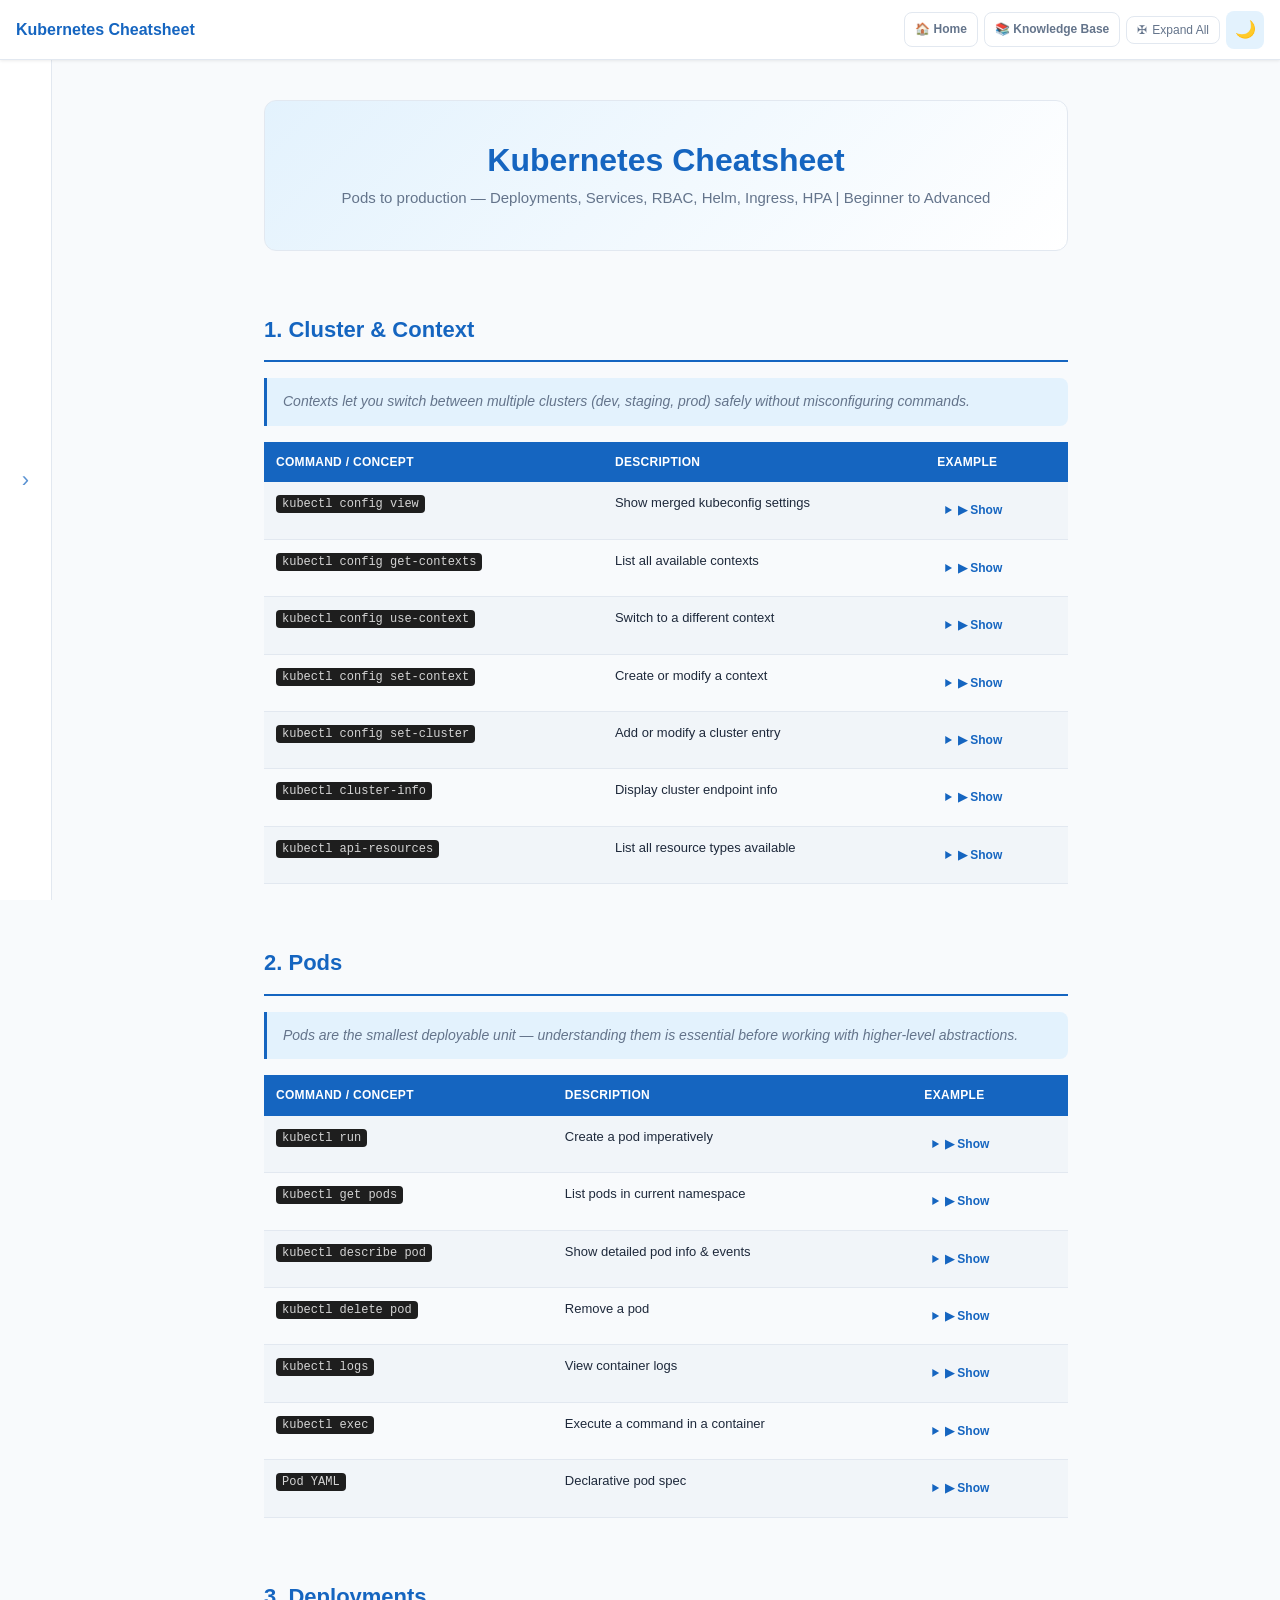
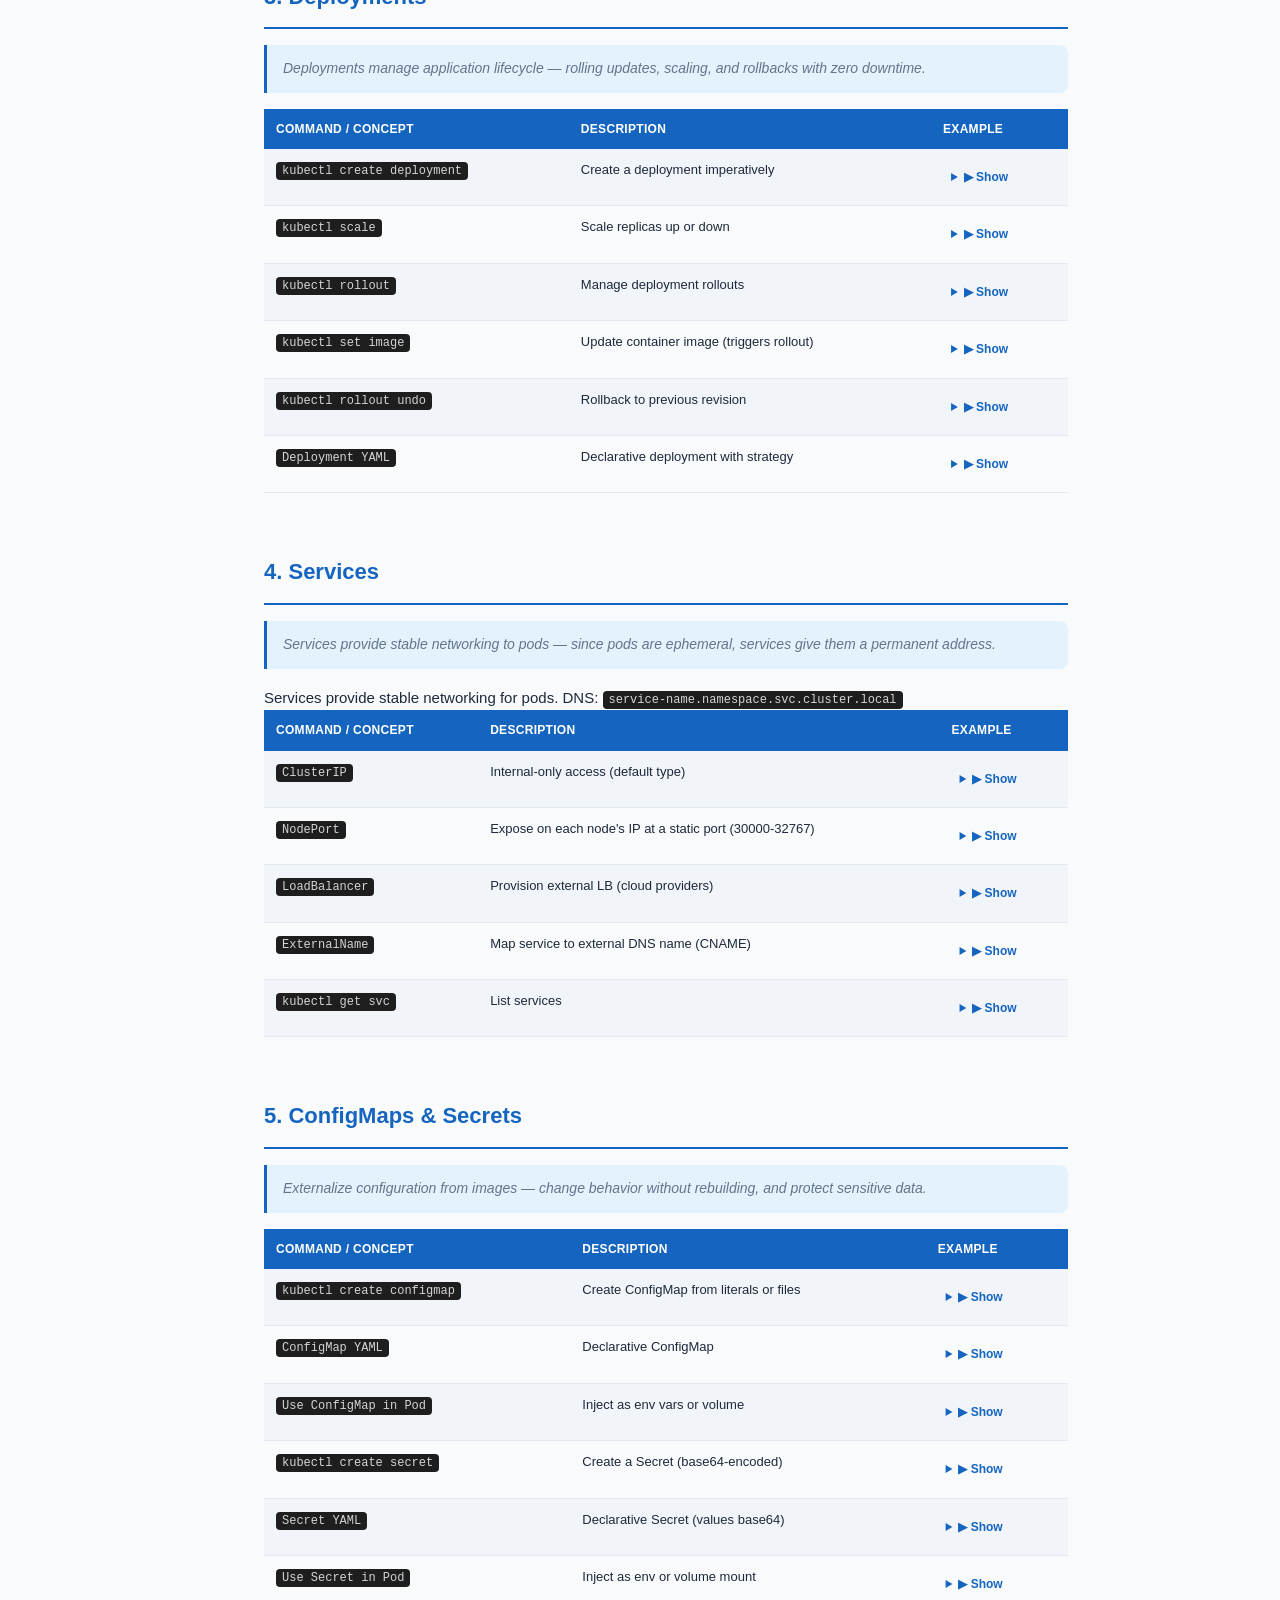
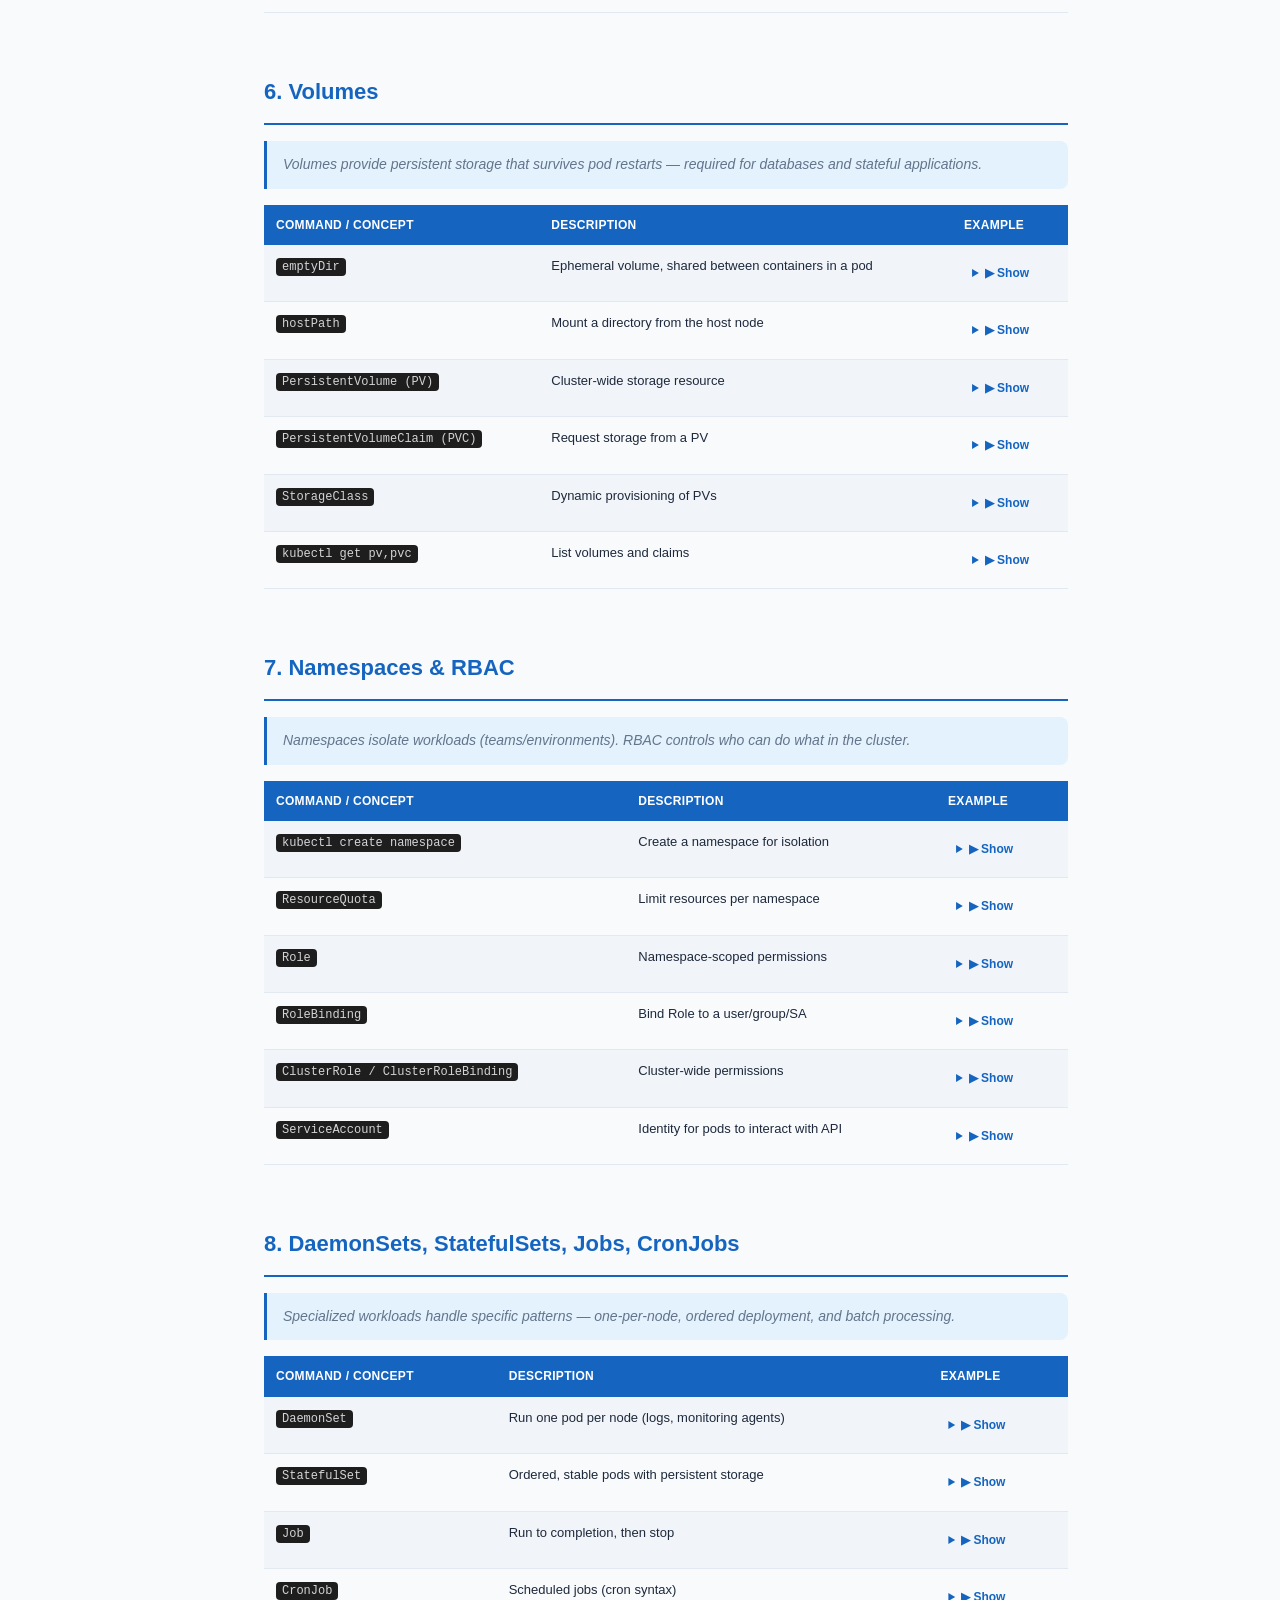
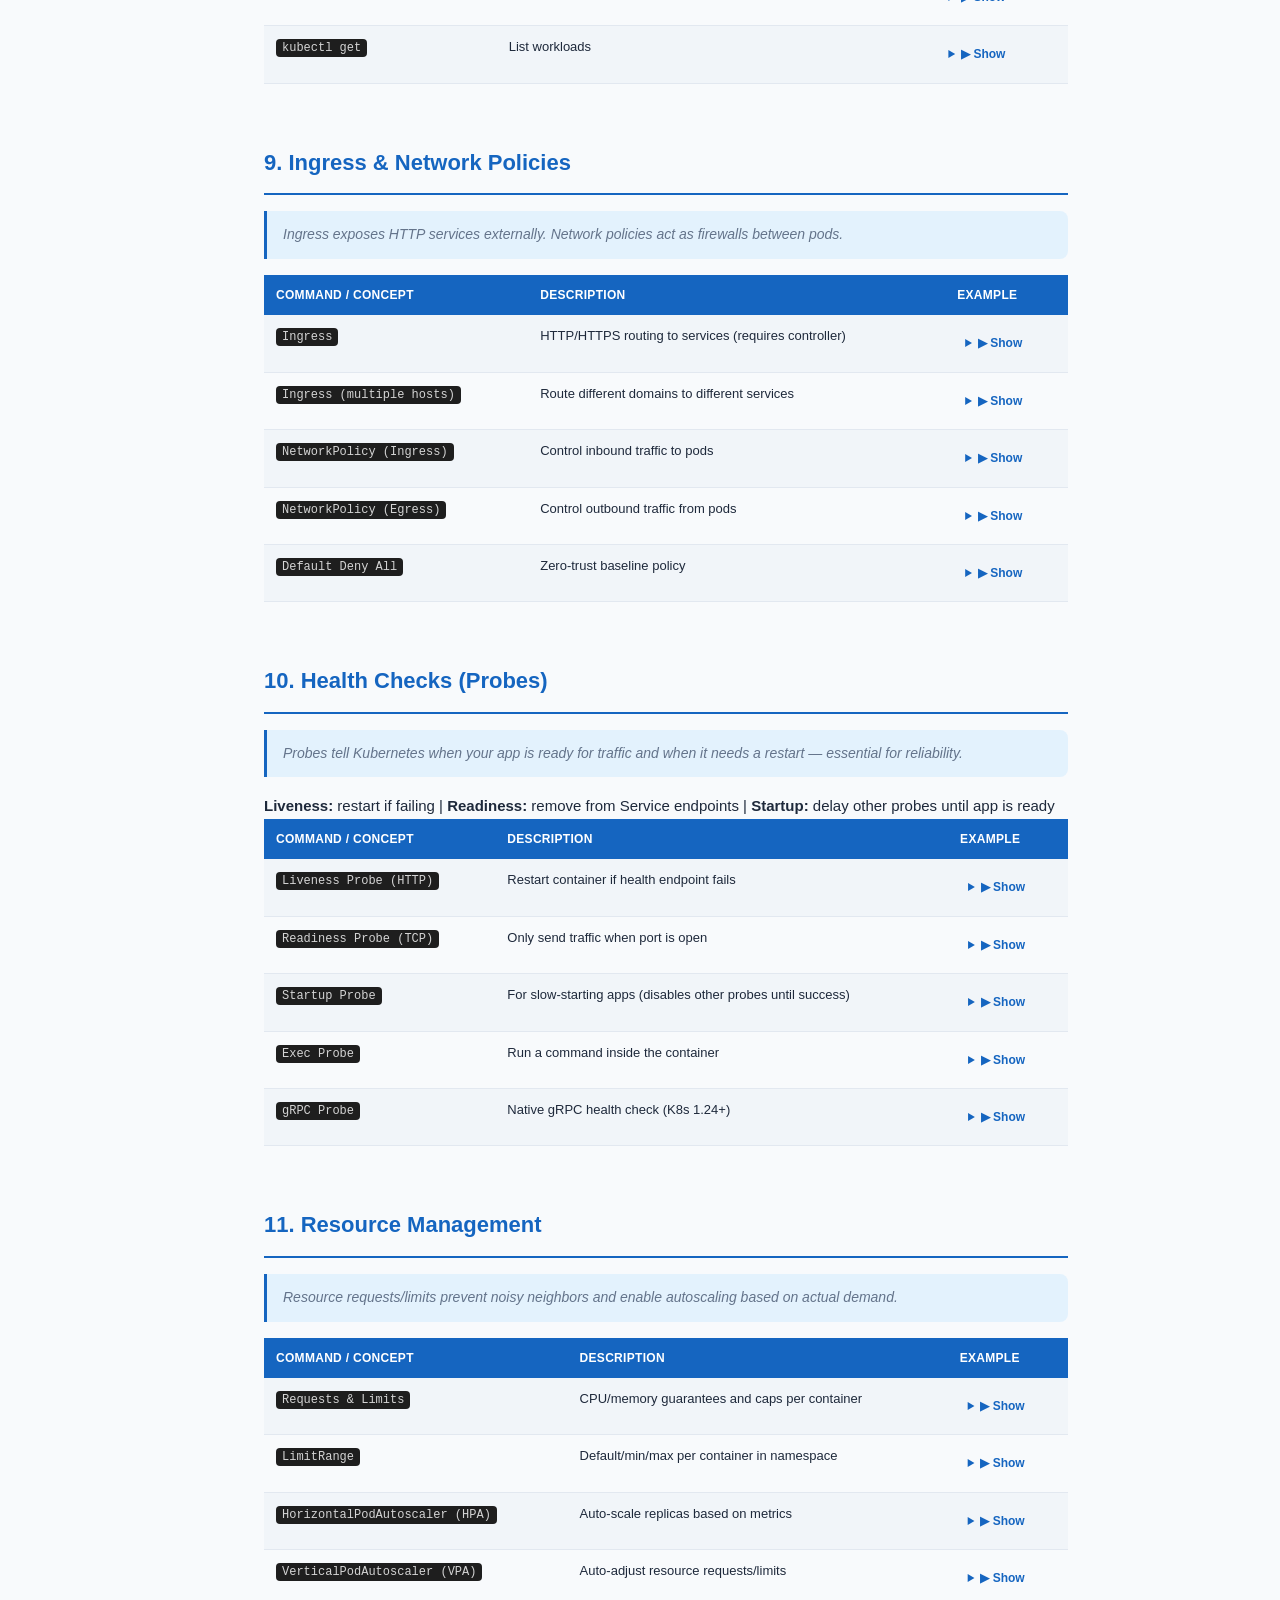
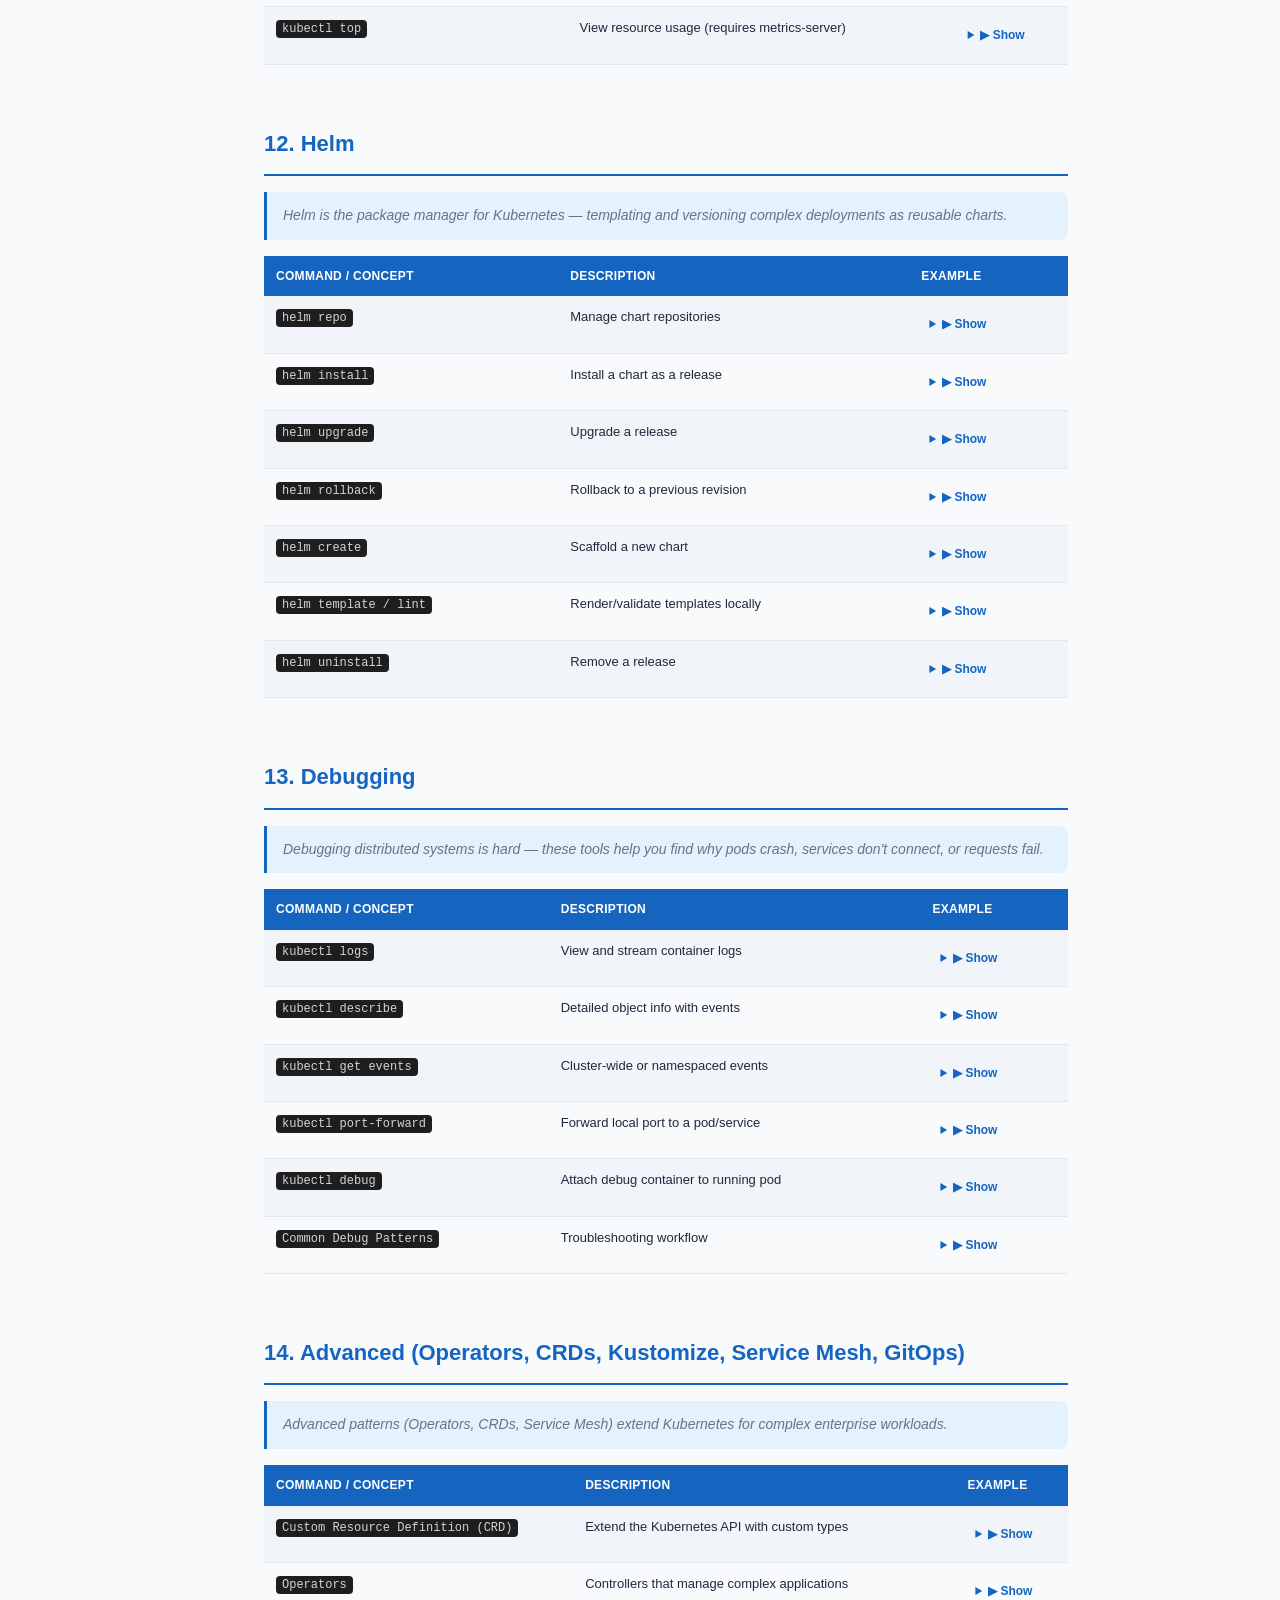
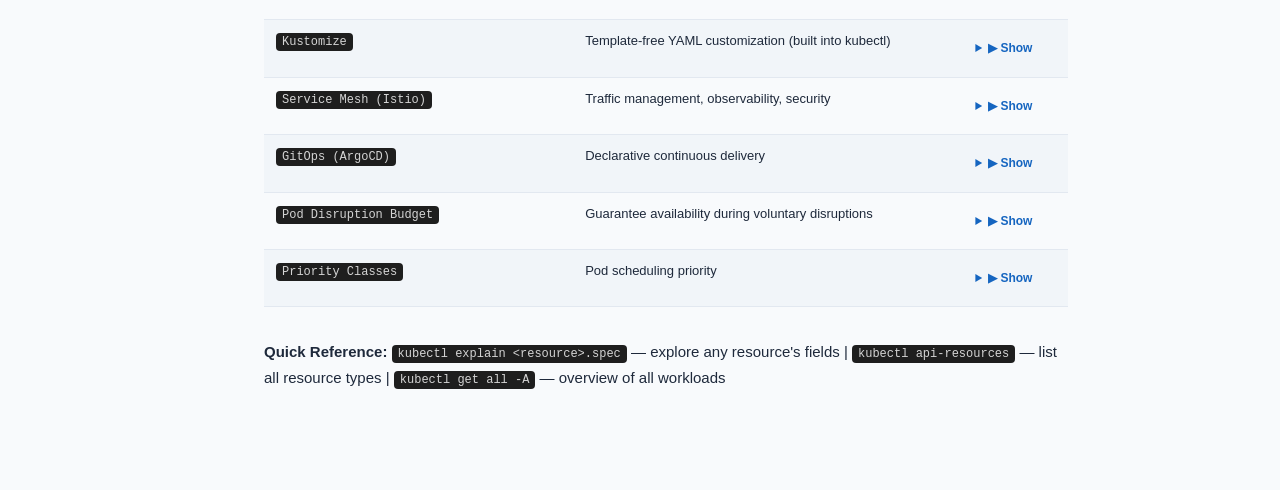
<file: knowledge/kubernetes-cheatsheet.html>
﻿<!DOCTYPE html>
<html lang="en" data-theme="light">
<head>
<meta charset="UTF-8">
<meta name="viewport" content="width=device-width, initial-scale=1.0">
<title>Kubernetes Cheatsheet</title>
<link rel="icon" href="data:image/svg+xml,<svg xmlns=%22http://www.w3.org/2000/svg%22 viewBox=%220 0 100 100%22><text y=%22.9em%22 font-size=%2290%22>&#x1F916;</text></svg>" />
<style>
:root{--primary:#1565c0;--primary-dark:#0d47a1;--primary-light:#e3f2fd;--accent:#ff6f00;--bg:#f8fafc;--bg-card:#ffffff;--bg-code:#1e1e1e;--text:#1e293b;--text-muted:#64748b;--text-code:#d4d4d4;--border:#e2e8f0;--border-light:#f1f5f9;--shadow-sm:0 1px 3px rgba(0,0,0,.08);--shadow-md:0 4px 12px rgba(0,0,0,.1);--shadow-lg:0 8px 24px rgba(0,0,0,.12);--radius:8px;--radius-lg:12px;--font-sans:-apple-system,BlinkMacSystemFont,'Segoe UI',Roboto,'Inter',sans-serif;--font-mono:'JetBrains Mono','Fira Code','Consolas','Monaco',monospace;--nav-height:60px;--toc-width:280px;--toc-width-collapsed:52px}
[data-theme=dark]{--primary:#64b5f6;--primary-dark:#90caf9;--primary-light:#1a2332;--accent:#ffab40;--bg:#0f172a;--bg-card:#1e293b;--bg-code:#0d1117;--text:#e2e8f0;--text-muted:#94a3b8;--text-code:#d4d4d4;--border:#334155;--border-light:#1e293b;--shadow-sm:0 1px 3px rgba(0,0,0,.3);--shadow-md:0 4px 12px rgba(0,0,0,.4);--shadow-lg:0 8px 24px rgba(0,0,0,.5)}
*,::before,::after{box-sizing:border-box;margin:0;padding:0}
html{scroll-behavior:smooth;scroll-padding-top:calc(var(--nav-height) + 16px)}
body{font-family:var(--font-sans);font-size:15px;line-height:1.7;color:var(--text);background:var(--bg);transition:background .3s,color .3s;-webkit-font-smoothing:antialiased}
a{color:var(--primary)}
.top-nav{position:fixed;top:0;left:0;right:0;height:var(--nav-height);background:var(--bg-card);border-bottom:1px solid var(--border);box-shadow:var(--shadow-sm);display:flex;align-items:center;justify-content:space-between;padding:0 16px;z-index:1000;backdrop-filter:blur(10px);transition:background .3s}
.nav-left{display:flex;align-items:center;gap:8px;min-width:0;overflow:hidden}
.nav-brand{font-size:16px;font-weight:700;color:var(--primary);white-space:nowrap;overflow:hidden;text-overflow:ellipsis}
.nav-actions{display:flex;align-items:center;gap:6px;flex-shrink:0}
.nav-btn{display:inline-flex;align-items:center;gap:5px;padding:6px 10px;border:1px solid var(--border);background:var(--bg-card);border-radius:var(--radius);font-size:12px;font-weight:600;color:var(--text-muted);text-decoration:none;cursor:pointer;white-space:nowrap;transition:all .2s}
.nav-btn:hover{border-color:var(--primary);color:var(--primary);background:var(--primary-light)}
.menu-btn{display:flex;align-items:center;justify-content:center;width:40px;height:40px;border:none;background:var(--primary-light);border-radius:var(--radius);cursor:pointer;color:var(--primary);font-size:20px;transition:all .2s;flex-shrink:0}
.menu-btn:hover{background:var(--primary);color:#fff}
.theme-toggle{display:flex;align-items:center;justify-content:center;width:38px;height:38px;border:none;background:var(--primary-light);border-radius:var(--radius);cursor:pointer;font-size:17px;transition:all .2s;flex-shrink:0}
.theme-toggle:hover{background:var(--primary);color:#fff}
.expand-toggle{display:flex;align-items:center;gap:5px;padding:6px 10px;border:1px solid var(--border);background:var(--bg-card);border-radius:var(--radius);cursor:pointer;font-size:12px;color:var(--text-muted);transition:all .2s;white-space:nowrap}
.expand-toggle:hover{border-color:var(--primary);color:var(--primary)}
.expand-toggle.active{background:var(--primary-light);border-color:var(--primary);color:var(--primary)}
.sidebar{position:fixed;top:var(--nav-height);left:-100%;width:min(var(--toc-width),85vw);height:calc(100vh - var(--nav-height));background:var(--bg-card);border-right:1px solid var(--border);overflow:hidden;z-index:900;transition:left .25s ease,width .25s ease;padding:0}
.sidebar.open{left:0;width:min(var(--toc-width),85vw)}
.sidebar-overlay{position:fixed;inset:0;top:var(--nav-height);background:rgba(0,0,0,.4);z-index:899;opacity:0;pointer-events:none;transition:opacity .3s}
.sidebar-overlay.open{opacity:1;pointer-events:all}
.sidebar-inner{width:var(--toc-width);padding:16px;min-height:100%;height:100%;overflow-y:auto}
.sidebar h3{font-size:13px;font-weight:600;color:var(--text-muted);text-transform:uppercase;letter-spacing:.5px;margin-bottom:10px;padding-bottom:8px;border-bottom:1px solid var(--border);white-space:nowrap}
.sidebar ol{list-style:none;padding:0}
.sidebar li{margin:2px 0}
.sidebar a{display:block;padding:7px 10px;color:var(--text);text-decoration:none;font-size:13px;border-radius:6px;transition:all .2s;line-height:1.4;white-space:nowrap}
.sidebar a:hover{background:var(--primary-light);color:var(--primary)}
.sidebar a.active{background:var(--primary);color:#fff;font-weight:500}
.sidebar-collapse-btn{display:flex;align-items:center;justify-content:center;width:32px;height:32px;border:none;background:var(--primary-light);border-radius:var(--radius);cursor:pointer;color:var(--primary);font-size:14px;margin-bottom:12px;transition:all .2s;flex-shrink:0}
.sidebar-collapse-btn:hover{background:var(--primary);color:#fff}
.scroll-progress{position:fixed;top:var(--nav-height);left:0;height:3px;background:var(--primary);z-index:1001;transition:width .1s;width:0}
.main-content{max-width:900px;margin:0 auto;padding:calc(var(--nav-height) + 24px) 16px 60px}
.page-header{text-align:center;margin-bottom:32px;padding:32px 16px;background:linear-gradient(135deg,var(--primary-light),var(--bg-card));border-radius:var(--radius-lg);border:1px solid var(--border)}
.page-header h1{font-size:clamp(22px,5vw,32px);font-weight:800;color:var(--primary);margin-bottom:8px;line-height:1.2}
.page-header .subtitle{font-size:clamp(12px,3vw,15px);color:var(--text-muted);line-height:1.5}
h2{font-size:clamp(18px,4vw,22px);font-weight:700;color:var(--primary);margin:48px 0 16px;padding:12px 0;border-bottom:2px solid var(--primary);scroll-margin-top:calc(var(--nav-height) + 16px)}
h3{font-size:clamp(14px,3.5vw,16px);font-weight:600;color:var(--primary-dark);margin:24px 0 12px}
.section-desc{color:var(--text-muted);font-size:14px;margin:0 0 16px;padding:12px 16px;border-left:3px solid var(--primary);background:var(--primary-light);border-radius:0 var(--radius) var(--radius) 0;font-style:italic}
.table-wrapper,.table-wrap{overflow-x:auto;-webkit-overflow-scrolling:touch;margin:12px 0 24px;border-radius:var(--radius);border:1px solid var(--border);box-shadow:var(--shadow-sm)}
table{width:100%;border-collapse:collapse;font-size:13px;min-width:400px}
th{background:var(--primary);color:#fff;padding:10px 12px;text-align:left;font-weight:600;font-size:12px;text-transform:uppercase;letter-spacing:.3px;white-space:nowrap}
td{padding:10px 12px;border-bottom:1px solid var(--border);vertical-align:top}
tr:nth-child(even){background:var(--border-light)}
tr:hover{background:var(--primary-light)}
[data-theme=dark] th{background:#1e3a5f}
code{background:var(--bg-code);color:var(--text-code);padding:2px 6px;border-radius:4px;font-family:var(--font-mono);font-size:12px}
.cmd{background:var(--bg-code);color:var(--text-code);padding:2px 6px;border-radius:4px;font-family:var(--font-mono);font-size:12px}
details{margin:4px 0}
details summary{cursor:pointer;color:var(--primary);font-weight:600;font-size:12px;padding:4px 8px;border-radius:4px;transition:background .2s;user-select:none;-webkit-user-select:none}
details summary:hover{background:var(--primary-light)}
details pre,pre{background:var(--bg-code);color:var(--text-code);padding:14px 16px;border-radius:var(--radius);font-family:var(--font-mono);font-size:12px;overflow-x:auto;-webkit-overflow-scrolling:touch;margin:8px 0;line-height:1.6;max-height:400px;overflow-y:auto}
.code-modal-overlay{position:fixed;inset:0;background:rgba(0,0,0,.6);backdrop-filter:blur(4px);z-index:2000;display:flex;align-items:center;justify-content:center;padding:16px;opacity:0;pointer-events:none;transition:opacity .25s ease}
.code-modal-overlay.active{opacity:1;pointer-events:all}
.code-modal{background:var(--bg-code);border:1px solid var(--border);border-radius:var(--radius-lg);box-shadow:var(--shadow-lg);width:100%;max-width:700px;max-height:80vh;display:flex;flex-direction:column;transform:scale(.9) translateY(20px);transition:transform .25s ease;overflow:hidden}
.code-modal-overlay.active .code-modal{transform:scale(1) translateY(0)}
.code-modal-header{display:flex;align-items:center;justify-content:space-between;padding:12px 16px;background:var(--primary);color:#fff;font-size:13px;font-weight:600}
.code-modal-close{width:32px;height:32px;border:none;background:rgba(255,255,255,.2);color:#fff;border-radius:6px;font-size:18px;cursor:pointer;display:flex;align-items:center;justify-content:center;transition:background .2s}
.code-modal-close:hover{background:rgba(255,255,255,.3)}
.code-modal-body{overflow:auto;-webkit-overflow-scrolling:touch;padding:16px 20px;flex:1}
.code-modal-body pre{background:transparent;color:var(--text-code);font-family:var(--font-mono);font-size:13px;line-height:1.7;margin:0;white-space:pre-wrap;word-break:break-word;max-height:none}
.back-to-top{position:fixed;bottom:24px;right:24px;width:44px;height:44px;background:var(--primary);color:#fff;border:none;border-radius:50%;font-size:22px;cursor:pointer;box-shadow:var(--shadow-md);display:flex;align-items:center;justify-content:center;opacity:0;transform:translateY(20px);transition:all .3s;z-index:800}
.back-to-top.visible{opacity:1;transform:translateY(0)}
.back-to-top:hover{transform:translateY(-2px);box-shadow:var(--shadow-lg)}
.tip{background:#ecfdf5;border-left:4px solid #10b981;padding:12px 16px;margin:16px 0;font-size:13px;border-radius:0 var(--radius) var(--radius) 0;line-height:1.6}
[data-theme=dark] .tip{background:#064e3b30;border-color:#10b981}
.cmt{color:#6a9955}.kw{color:#569cd6}.str{color:#ce9178}.fn{color:#dcdcaa}
@media(max-width:640px){.code-modal{max-height:85vh;border-radius:var(--radius-lg) var(--radius-lg) 0 0}.code-modal-overlay{align-items:flex-end;padding:0}.expand-label,.nav-brand{display:none}}
@media(min-width:768px){.main-content{padding:calc(var(--nav-height) + 32px) 24px 80px}.page-header{padding:40px 32px}}
@media(min-width:1024px){
  body{padding-left:var(--toc-width-collapsed)}
  .main-content{padding:calc(var(--nav-height) + 40px) 32px 100px;margin:0 auto;max-width:900px}
  .sidebar{left:0;width:var(--toc-width-collapsed);overflow:hidden;transition:width .3s ease,box-shadow .3s ease}
  .sidebar:hover{width:var(--toc-width);box-shadow:var(--shadow-lg)}
  .sidebar:not(:hover) .sidebar-inner{opacity:0;pointer-events:none}
  .sidebar:hover .sidebar-inner{opacity:1;pointer-events:all;transition:opacity .2s ease .1s}
  .sidebar-inner{width:var(--toc-width);height:100%;overflow-y:auto;transition:opacity .15s ease}
  .sidebar:hover a{pointer-events:all}
  .sidebar:not(:hover)::after{content:"\203A";position:absolute;top:50%;left:50%;transform:translate(-50%,-50%);font-size:22px;color:var(--primary);opacity:0.7;pointer-events:none;transition:opacity .2s ease}
  .sidebar:hover::after{opacity:0}
  .sidebar-overlay,.menu-btn{display:none}
}
@media(min-width:1200px){.main-content{padding-left:48px;padding-right:48px}}
@keyframes fadeIn{from{opacity:0;transform:translateY(10px)}to{opacity:1;transform:translateY(0)}}
.main-content>*{animation:fadeIn .3s ease forwards}
@media print{.top-nav,.sidebar,.sidebar-overlay,.back-to-top,.scroll-progress,.code-modal-overlay{display:none!important}.main-content{margin:0;padding:10px;max-width:100%}body{font-size:11px;background:#fff;color:#000}}
</style>
</head>
<body>

<div class="scroll-progress" id="scrollProgress"></div>

<nav class="top-nav">
  <div class="nav-left">
    <button class="menu-btn" id="menuBtn" aria-label="Toggle menu">&#9776;</button>
    <span class="nav-brand">Kubernetes Cheatsheet</span>
  </div>
  <div class="nav-actions">
    <a href="../index.html" class="nav-btn">&#127968; Home</a>
    <a href="index.html" class="nav-btn">&#128218; Knowledge Base</a>
    <button class="expand-toggle" id="expandToggle">&#10016; <span class="expand-label">Expand All</span></button>
    <button class="theme-toggle" id="themeToggle" aria-label="Toggle theme">&#127769;</button>
  </div>
</nav>

<div class="sidebar-overlay" id="sidebarOverlay"></div>

<aside class="sidebar" id="sidebar">
  <div class="sidebar-inner">
  <h3>&#128209; Contents</h3>
  <ol>
      <li><a href="#cluster-context">1. Cluster &amp; Context</a></li>
      <li><a href="#pods">2. Pods</a></li>
      <li><a href="#deployments">3. Deployments</a></li>
      <li><a href="#services">4. Services</a></li>
      <li><a href="#configmaps-secrets">5. ConfigMaps &amp; Secrets</a></li>
      <li><a href="#volumes">6. Volumes</a></li>
      <li><a href="#namespaces-rbac">7. Namespaces &amp; RBAC</a></li>
      <li><a href="#workloads">8. DaemonSets, StatefulSets, Jobs, CronJobs</a></li>
      <li><a href="#ingress-netpol">9. Ingress &amp; Network Policies</a></li>
      <li><a href="#health-checks">10. Health Checks (Probes)</a></li>
      <li><a href="#resource-mgmt">11. Resource Management</a></li>
      <li><a href="#helm">12. Helm</a></li>
      <li><a href="#debugging">13. Debugging</a></li>
      <li><a href="#advanced">14. Advanced (Operators, CRDs, Kustomize, Service Mesh, GitOps)</a></li>
  </ol>
  </div>
</aside>

<main class="main-content">

<div class="page-header">
  <h1>Kubernetes Cheatsheet</h1>
  <p class="subtitle">Pods to production &mdash; Deployments, Services, RBAC, Helm, Ingress, HPA | Beginner to Advanced</p>
</div>

<h2 id="cluster-context">1. Cluster &amp; Context</h2>
<p class="section-desc">Contexts let you switch between multiple clusters (dev, staging, prod) safely without misconfiguring commands.</p>
<table>
<tr><th>Command / Concept</th><th>Description</th><th>Example</th></tr>
<tr>
    <td><span class="cmd">kubectl config view</span></td>
    <td>Show merged kubeconfig settings</td>
    <td><details><summary>▶ Show</summary><pre><span class="cmt"># View full kubeconfig (redacted secrets)</span>
kubectl config view

<span class="cmt"># View raw (include tokens/certs)</span>
kubectl config view --raw</pre></details></td>
</tr>
<tr>
    <td><span class="cmd">kubectl config get-contexts</span></td>
    <td>List all available contexts</td>
    <td><details><summary>▶ Show</summary><pre><span class="cmt"># List contexts (current marked with *)</span>
kubectl config get-contexts

<span class="cmt"># Show only current context name</span>
kubectl config current-context</pre></details></td>
</tr>
<tr>
    <td><span class="cmd">kubectl config use-context</span></td>
    <td>Switch to a different context</td>
    <td><details><summary>▶ Show</summary><pre><span class="cmt"># Switch to production cluster</span>
kubectl config use-context prod-cluster

<span class="cmt"># Switch namespace within current context</span>
kubectl config set-context --current --namespace=dev</pre></details></td>
</tr>
<tr>
    <td><span class="cmd">kubectl config set-context</span></td>
    <td>Create or modify a context</td>
    <td><details><summary>▶ Show</summary><pre><span class="cmt"># Create new context pointing to a cluster + user + namespace</span>
kubectl config set-context my-ctx \
  --cluster=my-cluster \
  --user=my-user \
  --namespace=my-ns</pre></details></td>
</tr>
<tr>
    <td><span class="cmd">kubectl config set-cluster</span></td>
    <td>Add or modify a cluster entry</td>
    <td><details><summary>▶ Show</summary><pre><span class="cmt"># Add a new cluster</span>
kubectl config set-cluster dev-cluster \
  --server=https://10.0.0.1:6443 \
  --certificate-authority=/path/to/ca.crt</pre></details></td>
</tr>
<tr>
    <td><span class="cmd">kubectl cluster-info</span></td>
    <td>Display cluster endpoint info</td>
    <td><details><summary>▶ Show</summary><pre><span class="cmt"># Basic cluster info</span>
kubectl cluster-info

<span class="cmt"># Dump full cluster state for debugging</span>
kubectl cluster-info dump</pre></details></td>
</tr>
<tr>
    <td><span class="cmd">kubectl api-resources</span></td>
    <td>List all resource types available</td>
    <td><details><summary>▶ Show</summary><pre><span class="cmt"># List all resources with their short names</span>
kubectl api-resources

<span class="cmt"># Filter namespaced resources only</span>
kubectl api-resources --namespaced=true</pre></details></td>
</tr>
</table>

<!-- Section 2: Pods -->
<h2 id="pods">2. Pods</h2>
<p class="section-desc">Pods are the smallest deployable unit — understanding them is essential before working with higher-level abstractions.</p>
<table>
<tr><th>Command / Concept</th><th>Description</th><th>Example</th></tr>
<tr>
    <td><span class="cmd">kubectl run</span></td>
    <td>Create a pod imperatively</td>
    <td><details><summary>▶ Show</summary><pre><span class="cmt"># Run an nginx pod</span>
kubectl run nginx --image=nginx:1.25

<span class="cmt"># Run with labels and port</span>
kubectl run web --image=nginx --port=80 --labels="app=web,env=dev"

<span class="cmt"># Dry-run to generate YAML</span>
kubectl run nginx --image=nginx --dry-run=client -o yaml > pod.yaml</pre></details></td>
</tr>
<tr>
    <td><span class="cmd">kubectl get pods</span></td>
    <td>List pods in current namespace</td>
    <td><details><summary>▶ Show</summary><pre><span class="cmt"># List pods with extra info</span>
kubectl get pods -o wide

<span class="cmt"># All namespaces</span>
kubectl get pods -A

<span class="cmt"># Watch for changes</span>
kubectl get pods -w

<span class="cmt"># Filter by label</span>
kubectl get pods -l app=nginx

<span class="cmt"># Custom columns output</span>
kubectl get pods -o custom-columns=NAME:.metadata.name,STATUS:.status.phase,IP:.status.podIP</pre></details></td>
</tr>
<tr>
    <td><span class="cmd">kubectl describe pod</span></td>
    <td>Show detailed pod info &amp; events</td>
    <td><details><summary>▶ Show</summary><pre><span class="cmt"># Describe a specific pod</span>
kubectl describe pod nginx

<span class="cmt"># Useful for debugging: check Events section at bottom</span></pre></details></td>
</tr>
<tr>
    <td><span class="cmd">kubectl delete pod</span></td>
    <td>Remove a pod</td>
    <td><details><summary>▶ Show</summary><pre><span class="cmt"># Delete single pod</span>
kubectl delete pod nginx

<span class="cmt"># Force delete (skip graceful shutdown)</span>
kubectl delete pod nginx --grace-period=0 --force

<span class="cmt"># Delete all pods with a label</span>
kubectl delete pods -l app=test</pre></details></td>
</tr>
<tr>
    <td><span class="cmd">kubectl logs</span></td>
    <td>View container logs</td>
    <td><details><summary>▶ Show</summary><pre><span class="cmt"># Tail logs</span>
kubectl logs nginx --tail=50

<span class="cmt"># Follow/stream logs</span>
kubectl logs -f nginx

<span class="cmt"># Logs from specific container in multi-container pod</span>
kubectl logs my-pod -c sidecar

<span class="cmt"># Previous container (after crash)</span>
kubectl logs nginx --previous</pre></details></td>
</tr>
<tr>
    <td><span class="cmd">kubectl exec</span></td>
    <td>Execute a command in a container</td>
    <td><details><summary>▶ Show</summary><pre><span class="cmt"># Interactive shell</span>
kubectl exec -it nginx -- /bin/bash

<span class="cmt"># Run a single command</span>
kubectl exec nginx -- cat /etc/nginx/nginx.conf

<span class="cmt"># Specific container</span>
kubectl exec -it my-pod -c sidecar -- sh</pre></details></td>
</tr>
<tr>
    <td><span class="cmd">Pod YAML</span></td>
    <td>Declarative pod spec</td>
    <td><details><summary>▶ Show</summary><pre><span class="cmt"># pod.yaml</span>
apiVersion: v1
kind: Pod
metadata:
  name: my-app
  labels:
    app: my-app
spec:
  containers:
  - name: app
    image: my-app:1.0
    ports:
    - containerPort: 8080
    env:
    - name: ENV
      value: "production"
    resources:
      requests:
        memory: "64Mi"
        cpu: "250m"
      limits:
        memory: "128Mi"
        cpu: "500m"</pre></details></td>
</tr>
</table>

<!-- Section 3: Deployments -->
<h2 id="deployments">3. Deployments</h2>
<p class="section-desc">Deployments manage application lifecycle — rolling updates, scaling, and rollbacks with zero downtime.</p>
<table>
<tr><th>Command / Concept</th><th>Description</th><th>Example</th></tr>
<tr>
    <td><span class="cmd">kubectl create deployment</span></td>
    <td>Create a deployment imperatively</td>
    <td><details><summary>▶ Show</summary><pre><span class="cmt"># Create with 3 replicas</span>
kubectl create deployment nginx --image=nginx:1.25 --replicas=3

<span class="cmt"># Generate YAML for editing</span>
kubectl create deployment web --image=nginx --dry-run=client -o yaml > deploy.yaml</pre></details></td>
</tr>
<tr>
    <td><span class="cmd">kubectl scale</span></td>
    <td>Scale replicas up or down</td>
    <td><details><summary>▶ Show</summary><pre><span class="cmt"># Scale to 5 replicas</span>
kubectl scale deployment nginx --replicas=5

<span class="cmt"># Scale multiple deployments</span>
kubectl scale deployment/web deployment/api --replicas=3</pre></details></td>
</tr>
<tr>
    <td><span class="cmd">kubectl rollout</span></td>
    <td>Manage deployment rollouts</td>
    <td><details><summary>▶ Show</summary><pre><span class="cmt"># Check rollout status</span>
kubectl rollout status deployment/nginx

<span class="cmt"># View rollout history</span>
kubectl rollout history deployment/nginx

<span class="cmt"># Pause / Resume rollout</span>
kubectl rollout pause deployment/nginx
kubectl rollout resume deployment/nginx</pre></details></td>
</tr>
<tr>
    <td><span class="cmd">kubectl set image</span></td>
    <td>Update container image (triggers rollout)</td>
    <td><details><summary>▶ Show</summary><pre><span class="cmt"># Update image</span>
kubectl set image deployment/nginx nginx=nginx:1.26

<span class="cmt"># Record the change (for history)</span>
kubectl set image deployment/nginx nginx=nginx:1.26 --record</pre></details></td>
</tr>
<tr>
    <td><span class="cmd">kubectl rollout undo</span></td>
    <td>Rollback to previous revision</td>
    <td><details><summary>▶ Show</summary><pre><span class="cmt"># Rollback to previous</span>
kubectl rollout undo deployment/nginx

<span class="cmt"># Rollback to specific revision</span>
kubectl rollout undo deployment/nginx --to-revision=2</pre></details></td>
</tr>
<tr>
    <td><span class="cmd">Deployment YAML</span></td>
    <td>Declarative deployment with strategy</td>
    <td><details><summary>▶ Show</summary><pre><span class="cmt"># deployment.yaml</span>
apiVersion: apps/v1
kind: Deployment
metadata:
  name: web-app
spec:
  replicas: 3
  selector:
    matchLabels:
      app: web-app
  strategy:
    type: RollingUpdate
    rollingUpdate:
      maxSurge: 1          <span class="cmt"># max extra pods during update</span>
      maxUnavailable: 0    <span class="cmt"># zero downtime</span>
  template:
    metadata:
      labels:
        app: web-app
    spec:
      containers:
      - name: web
        image: my-app:2.0
        ports:
        - containerPort: 8080</pre></details></td>
</tr>
</table>

<!-- Section 4: Services -->
<h2 id="services">4. Services</h2>
<p class="section-desc">Services provide stable networking to pods — since pods are ephemeral, services give them a permanent address.</p>
<div class="note">Services provide stable networking for pods. DNS: <span class="cmd">service-name.namespace.svc.cluster.local</span></div>
<table>
<tr><th>Command / Concept</th><th>Description</th><th>Example</th></tr>
<tr>
    <td><span class="cmd">ClusterIP</span></td>
    <td>Internal-only access (default type)</td>
    <td><details><summary>▶ Show</summary><pre><span class="cmt"># Expose deployment as ClusterIP</span>
kubectl expose deployment nginx --port=80 --target-port=8080

<span class="cmt"># YAML</span>
apiVersion: v1
kind: Service
metadata:
  name: my-svc
spec:
  type: ClusterIP
  selector:
    app: web-app
  ports:
  - port: 80
    targetPort: 8080</pre></details></td>
</tr>
<tr>
    <td><span class="cmd">NodePort</span></td>
    <td>Expose on each node's IP at a static port (30000-32767)</td>
    <td><details><summary>▶ Show</summary><pre><span class="cmt"># Expose as NodePort</span>
kubectl expose deployment nginx --type=NodePort --port=80

<span class="cmt"># YAML</span>
apiVersion: v1
kind: Service
metadata:
  name: my-nodeport
spec:
  type: NodePort
  selector:
    app: web-app
  ports:
  - port: 80
    targetPort: 8080
    nodePort: 30080    <span class="cmt"># optional, auto-assigned if omitted</span></pre></details></td>
</tr>
<tr>
    <td><span class="cmd">LoadBalancer</span></td>
    <td>Provision external LB (cloud providers)</td>
    <td><details><summary>▶ Show</summary><pre><span class="cmt"># Expose with cloud load balancer</span>
kubectl expose deployment nginx --type=LoadBalancer --port=80

<span class="cmt"># YAML with annotations (AWS NLB example)</span>
apiVersion: v1
kind: Service
metadata:
  name: my-lb
  annotations:
    service.beta.kubernetes.io/aws-load-balancer-type: "nlb"
spec:
  type: LoadBalancer
  selector:
    app: web-app
  ports:
  - port: 443
    targetPort: 8443</pre></details></td>
</tr>
<tr>
    <td><span class="cmd">ExternalName</span></td>
    <td>Map service to external DNS name (CNAME)</td>
    <td><details><summary>▶ Show</summary><pre><span class="cmt"># Point to external database</span>
apiVersion: v1
kind: Service
metadata:
  name: ext-db
spec:
  type: ExternalName
  externalName: db.example.com</pre></details></td>
</tr>
<tr>
    <td><span class="cmd">kubectl get svc</span></td>
    <td>List services</td>
    <td><details><summary>▶ Show</summary><pre>kubectl get svc -o wide
kubectl get endpoints my-svc  <span class="cmt"># see pod IPs behind service</span></pre></details></td>
</tr>
</table>

<!-- Section 5: ConfigMaps & Secrets -->
<h2 id="configmaps-secrets">5. ConfigMaps &amp; Secrets</h2>
<p class="section-desc">Externalize configuration from images — change behavior without rebuilding, and protect sensitive data.</p>
<table>
<tr><th>Command / Concept</th><th>Description</th><th>Example</th></tr>
<tr>
    <td><span class="cmd">kubectl create configmap</span></td>
    <td>Create ConfigMap from literals or files</td>
    <td><details><summary>▶ Show</summary><pre><span class="cmt"># From literal values</span>
kubectl create configmap app-config \
  --from-literal=DB_HOST=postgres \
  --from-literal=DB_PORT=5432

<span class="cmt"># From a file</span>
kubectl create configmap nginx-conf --from-file=nginx.conf

<span class="cmt"># From env file</span>
kubectl create configmap env-config --from-env-file=.env</pre></details></td>
</tr>
<tr>
    <td><span class="cmd">ConfigMap YAML</span></td>
    <td>Declarative ConfigMap</td>
    <td><details><summary>▶ Show</summary><pre>apiVersion: v1
kind: ConfigMap
metadata:
  name: app-config
data:
  DB_HOST: "postgres"
  DB_PORT: "5432"
  app.properties: |
    server.port=8080
    logging.level=INFO</pre></details></td>
</tr>
<tr>
    <td><span class="cmd">Use ConfigMap in Pod</span></td>
    <td>Inject as env vars or volume</td>
    <td><details><summary>▶ Show</summary><pre><span class="cmt"># As environment variables</span>
spec:
  containers:
  - name: app
    image: my-app
    envFrom:
    - configMapRef:
        name: app-config

<span class="cmt"># As mounted volume</span>
spec:
  containers:
  - name: app
    image: my-app
    volumeMounts:
    - name: config-vol
      mountPath: /etc/config
  volumes:
  - name: config-vol
    configMap:
      name: app-config</pre></details></td>
</tr>
<tr>
    <td><span class="cmd">kubectl create secret</span></td>
    <td>Create a Secret (base64-encoded)</td>
    <td><details><summary>▶ Show</summary><pre><span class="cmt"># Generic secret from literals</span>
kubectl create secret generic db-creds \
  --from-literal=username=admin \
  --from-literal=password=s3cr3t

<span class="cmt"># TLS secret</span>
kubectl create secret tls my-tls \
  --cert=tls.crt --key=tls.key

<span class="cmt"># Docker registry secret</span>
kubectl create secret docker-registry regcred \
  --docker-server=registry.io \
  --docker-username=user \
  --docker-password=pass</pre></details></td>
</tr>
<tr>
    <td><span class="cmd">Secret YAML</span></td>
    <td>Declarative Secret (values base64)</td>
    <td><details><summary>▶ Show</summary><pre>apiVersion: v1
kind: Secret
metadata:
  name: db-creds
type: Opaque
data:
  username: YWRtaW4=        <span class="cmt"># echo -n 'admin' | base64</span>
  password: czNjcjN0        <span class="cmt"># echo -n 's3cr3t' | base64</span>
---
<span class="cmt"># Use stringData for plain text (auto-encoded)</span>
apiVersion: v1
kind: Secret
metadata:
  name: db-creds
type: Opaque
stringData:
  username: admin
  password: s3cr3t</pre></details></td>
</tr>
<tr>
    <td><span class="cmd">Use Secret in Pod</span></td>
    <td>Inject as env or volume mount</td>
    <td><details><summary>▶ Show</summary><pre><span class="cmt"># Single key as env var</span>
env:
- name: DB_PASSWORD
  valueFrom:
    secretKeyRef:
      name: db-creds
      key: password

<span class="cmt"># All keys as env vars</span>
envFrom:
- secretRef:
    name: db-creds

<span class="cmt"># As volume (files)</span>
volumes:
- name: secret-vol
  secret:
    secretName: db-creds</pre></details></td>
</tr>
</table>

<!-- Section 6: Volumes -->
<h2 id="volumes">6. Volumes</h2>
<p class="section-desc">Volumes provide persistent storage that survives pod restarts — required for databases and stateful applications.</p>
<table>
<tr><th>Command / Concept</th><th>Description</th><th>Example</th></tr>
<tr>
    <td><span class="cmd">emptyDir</span></td>
    <td>Ephemeral volume, shared between containers in a pod</td>
    <td><details><summary>▶ Show</summary><pre>spec:
  containers:
  - name: app
    image: my-app
    volumeMounts:
    - name: cache
      mountPath: /tmp/cache
  - name: sidecar
    image: log-agent
    volumeMounts:
    - name: cache
      mountPath: /data
  volumes:
  - name: cache
    emptyDir: {}          <span class="cmt"># deleted when pod is removed</span></pre></details></td>
</tr>
<tr>
    <td><span class="cmd">hostPath</span></td>
    <td>Mount a directory from the host node</td>
    <td><details><summary>▶ Show</summary><pre>volumes:
- name: host-data
  hostPath:
    path: /var/log/app
    type: DirectoryOrCreate   <span class="cmt"># creates if missing</span></pre></details></td>
</tr>
<tr>
    <td><span class="cmd">PersistentVolume (PV)</span></td>
    <td>Cluster-wide storage resource</td>
    <td><details><summary>▶ Show</summary><pre>apiVersion: v1
kind: PersistentVolume
metadata:
  name: my-pv
spec:
  capacity:
    storage: 10Gi
  accessModes:
  - ReadWriteOnce        <span class="cmt"># RWO, ROX, RWX</span>
  persistentVolumeReclaimPolicy: Retain
  storageClassName: standard
  hostPath:
    path: /mnt/data</pre></details></td>
</tr>
<tr>
    <td><span class="cmd">PersistentVolumeClaim (PVC)</span></td>
    <td>Request storage from a PV</td>
    <td><details><summary>▶ Show</summary><pre>apiVersion: v1
kind: PersistentVolumeClaim
metadata:
  name: my-pvc
spec:
  accessModes:
  - ReadWriteOnce
  resources:
    requests:
      storage: 5Gi
  storageClassName: standard
---
<span class="cmt"># Use in Pod</span>
spec:
  containers:
  - name: app
    volumeMounts:
    - name: data
      mountPath: /var/data
  volumes:
  - name: data
    persistentVolumeClaim:
      claimName: my-pvc</pre></details></td>
</tr>
<tr>
    <td><span class="cmd">StorageClass</span></td>
    <td>Dynamic provisioning of PVs</td>
    <td><details><summary>▶ Show</summary><pre>apiVersion: storage.k8s.io/v1
kind: StorageClass
metadata:
  name: fast-ssd
provisioner: kubernetes.io/aws-ebs
parameters:
  type: gp3
  iopsPerGB: "50"
reclaimPolicy: Delete
volumeBindingMode: WaitForFirstConsumer

<span class="cmt"># PVC referencing StorageClass</span>
---
apiVersion: v1
kind: PersistentVolumeClaim
metadata:
  name: fast-storage
spec:
  storageClassName: fast-ssd
  accessModes: [ReadWriteOnce]
  resources:
    requests:
      storage: 20Gi</pre></details></td>
</tr>
<tr>
    <td><span class="cmd">kubectl get pv,pvc</span></td>
    <td>List volumes and claims</td>
    <td><details><summary>▶ Show</summary><pre>kubectl get pv
kubectl get pvc
kubectl describe pvc my-pvc   <span class="cmt"># check binding status</span></pre></details></td>
</tr>
</table>

<!-- Section 7: Namespaces & RBAC -->
<h2 id="namespaces-rbac">7. Namespaces &amp; RBAC</h2>
<p class="section-desc">Namespaces isolate workloads (teams/environments). RBAC controls who can do what in the cluster.</p>
<table>
<tr><th>Command / Concept</th><th>Description</th><th>Example</th></tr>
<tr>
    <td><span class="cmd">kubectl create namespace</span></td>
    <td>Create a namespace for isolation</td>
    <td><details><summary>▶ Show</summary><pre>kubectl create namespace dev
kubectl create namespace staging
kubectl create namespace prod

<span class="cmt"># List namespaces</span>
kubectl get namespaces

<span class="cmt"># Delete namespace (deletes all resources in it!)</span>
kubectl delete namespace dev</pre></details></td>
</tr>
<tr>
    <td><span class="cmd">ResourceQuota</span></td>
    <td>Limit resources per namespace</td>
    <td><details><summary>▶ Show</summary><pre>apiVersion: v1
kind: ResourceQuota
metadata:
  name: dev-quota
  namespace: dev
spec:
  hard:
    pods: "20"
    requests.cpu: "4"
    requests.memory: 8Gi
    limits.cpu: "8"
    limits.memory: 16Gi
    persistentvolumeclaims: "5"</pre></details></td>
</tr>
<tr>
    <td><span class="cmd">Role</span></td>
    <td>Namespace-scoped permissions</td>
    <td><details><summary>▶ Show</summary><pre>apiVersion: rbac.authorization.k8s.io/v1
kind: Role
metadata:
  name: pod-reader
  namespace: dev
rules:
- apiGroups: [""]
  resources: ["pods", "pods/log"]
  verbs: ["get", "list", "watch"]</pre></details></td>
</tr>
<tr>
    <td><span class="cmd">RoleBinding</span></td>
    <td>Bind Role to a user/group/SA</td>
    <td><details><summary>▶ Show</summary><pre>apiVersion: rbac.authorization.k8s.io/v1
kind: RoleBinding
metadata:
  name: read-pods
  namespace: dev
subjects:
- kind: User
  name: jane
  apiGroup: rbac.authorization.k8s.io
roleRef:
  kind: Role
  name: pod-reader
  apiGroup: rbac.authorization.k8s.io</pre></details></td>
</tr>
<tr>
    <td><span class="cmd">ClusterRole / ClusterRoleBinding</span></td>
    <td>Cluster-wide permissions</td>
    <td><details><summary>▶ Show</summary><pre><span class="cmt"># ClusterRole for node access</span>
apiVersion: rbac.authorization.k8s.io/v1
kind: ClusterRole
metadata:
  name: node-viewer
rules:
- apiGroups: [""]
  resources: ["nodes"]
  verbs: ["get", "list", "watch"]
---
apiVersion: rbac.authorization.k8s.io/v1
kind: ClusterRoleBinding
metadata:
  name: view-nodes
subjects:
- kind: Group
  name: ops-team
  apiGroup: rbac.authorization.k8s.io
roleRef:
  kind: ClusterRole
  name: node-viewer
  apiGroup: rbac.authorization.k8s.io</pre></details></td>
</tr>
<tr>
    <td><span class="cmd">ServiceAccount</span></td>
    <td>Identity for pods to interact with API</td>
    <td><details><summary>▶ Show</summary><pre><span class="cmt"># Create service account</span>
kubectl create serviceaccount my-app-sa -n dev

<span class="cmt"># Use in pod spec</span>
spec:
  serviceAccountName: my-app-sa
  containers:
  - name: app
    image: my-app

<span class="cmt"># Check permissions</span>
kubectl auth can-i get pods --as=system:serviceaccount:dev:my-app-sa</pre></details></td>
</tr>
</table>

<!-- Section 8: DaemonSets, StatefulSets, Jobs, CronJobs -->
<h2 id="workloads">8. DaemonSets, StatefulSets, Jobs, CronJobs</h2>
<p class="section-desc">Specialized workloads handle specific patterns — one-per-node, ordered deployment, and batch processing.</p>
<table>
<tr><th>Command / Concept</th><th>Description</th><th>Example</th></tr>
<tr>
    <td><span class="cmd">DaemonSet</span></td>
    <td>Run one pod per node (logs, monitoring agents)</td>
    <td><details><summary>▶ Show</summary><pre>apiVersion: apps/v1
kind: DaemonSet
metadata:
  name: fluentd
spec:
  selector:
    matchLabels:
      name: fluentd
  template:
    metadata:
      labels:
        name: fluentd
    spec:
      tolerations:
      - key: node-role.kubernetes.io/control-plane
        effect: NoSchedule
      containers:
      - name: fluentd
        image: fluentd:v1.16
        volumeMounts:
        - name: varlog
          mountPath: /var/log
      volumes:
      - name: varlog
        hostPath:
          path: /var/log</pre></details></td>
</tr>
<tr>
    <td><span class="cmd">StatefulSet</span></td>
    <td>Ordered, stable pods with persistent storage</td>
    <td><details><summary>▶ Show</summary><pre>apiVersion: apps/v1
kind: StatefulSet
metadata:
  name: postgres
spec:
  serviceName: "postgres"     <span class="cmt"># headless service name</span>
  replicas: 3
  selector:
    matchLabels:
      app: postgres
  template:
    metadata:
      labels:
        app: postgres
    spec:
      containers:
      - name: postgres
        image: postgres:16
        ports:
        - containerPort: 5432
        volumeMounts:
        - name: data
          mountPath: /var/lib/postgresql/data
  volumeClaimTemplates:       <span class="cmt"># each pod gets its own PVC</span>
  - metadata:
      name: data
    spec:
      accessModes: ["ReadWriteOnce"]
      resources:
        requests:
          storage: 10Gi
---
<span class="cmt"># Headless service for StatefulSet</span>
apiVersion: v1
kind: Service
metadata:
  name: postgres
spec:
  clusterIP: None             <span class="cmt"># headless</span>
  selector:
    app: postgres
  ports:
  - port: 5432</pre></details></td>
</tr>
<tr>
    <td><span class="cmd">Job</span></td>
    <td>Run to completion, then stop</td>
    <td><details><summary>▶ Show</summary><pre>apiVersion: batch/v1
kind: Job
metadata:
  name: data-migration
spec:
  backoffLimit: 3              <span class="cmt"># retries on failure</span>
  activeDeadlineSeconds: 600   <span class="cmt"># timeout</span>
  template:
    spec:
      restartPolicy: Never
      containers:
      - name: migrate
        image: my-app:migrate
        command: ["python", "migrate.py"]

<span class="cmt"># Parallel job (process 10 items, 3 at a time)</span>
---
apiVersion: batch/v1
kind: Job
metadata:
  name: batch-process
spec:
  completions: 10
  parallelism: 3
  template:
    spec:
      restartPolicy: Never
      containers:
      - name: worker
        image: worker:1.0</pre></details></td>
</tr>
<tr>
    <td><span class="cmd">CronJob</span></td>
    <td>Scheduled jobs (cron syntax)</td>
    <td><details><summary>▶ Show</summary><pre>apiVersion: batch/v1
kind: CronJob
metadata:
  name: nightly-backup
spec:
  schedule: "0 2 * * *"       <span class="cmt"># 2 AM daily</span>
  concurrencyPolicy: Forbid   <span class="cmt"># skip if previous still running</span>
  successfulJobsHistoryLimit: 3
  failedJobsHistoryLimit: 1
  jobTemplate:
    spec:
      template:
        spec:
          restartPolicy: OnFailure
          containers:
          - name: backup
            image: backup-tool:latest
            command: ["/bin/sh", "-c", "pg_dump ... | gzip > /backup/db.gz"]</pre></details></td>
</tr>
<tr>
    <td><span class="cmd">kubectl get</span></td>
    <td>List workloads</td>
    <td><details><summary>▶ Show</summary><pre>kubectl get daemonsets
kubectl get statefulsets
kubectl get jobs
kubectl get cronjobs</pre></details></td>
</tr>
</table>

<!-- Section 9: Ingress & Network Policies -->
<h2 id="ingress-netpol">9. Ingress &amp; Network Policies</h2>
<p class="section-desc">Ingress exposes HTTP services externally. Network policies act as firewalls between pods.</p>
<table>
<tr><th>Command / Concept</th><th>Description</th><th>Example</th></tr>
<tr>
    <td><span class="cmd">Ingress</span></td>
    <td>HTTP/HTTPS routing to services (requires controller)</td>
    <td><details><summary>▶ Show</summary><pre>apiVersion: networking.k8s.io/v1
kind: Ingress
metadata:
  name: web-ingress
  annotations:
    nginx.ingress.kubernetes.io/rewrite-target: /
spec:
  ingressClassName: nginx
  tls:
  - hosts:
    - app.example.com
    secretName: tls-secret
  rules:
  - host: app.example.com
    http:
      paths:
      - path: /api
        pathType: Prefix
        backend:
          service:
            name: api-svc
            port:
              number: 80
      - path: /
        pathType: Prefix
        backend:
          service:
            name: frontend-svc
            port:
              number: 80</pre></details></td>
</tr>
<tr>
    <td><span class="cmd">Ingress (multiple hosts)</span></td>
    <td>Route different domains to different services</td>
    <td><details><summary>▶ Show</summary><pre>spec:
  rules:
  - host: api.example.com
    http:
      paths:
      - path: /
        pathType: Prefix
        backend:
          service:
            name: api-service
            port:
              number: 8080
  - host: admin.example.com
    http:
      paths:
      - path: /
        pathType: Prefix
        backend:
          service:
            name: admin-service
            port:
              number: 3000</pre></details></td>
</tr>
<tr>
    <td><span class="cmd">NetworkPolicy (Ingress)</span></td>
    <td>Control inbound traffic to pods</td>
    <td><details><summary>▶ Show</summary><pre><span class="cmt"># Allow traffic only from frontend to backend</span>
apiVersion: networking.k8s.io/v1
kind: NetworkPolicy
metadata:
  name: backend-allow-frontend
  namespace: prod
spec:
  podSelector:
    matchLabels:
      app: backend
  policyTypes:
  - Ingress
  ingress:
  - from:
    - podSelector:
        matchLabels:
          app: frontend
    ports:
    - protocol: TCP
      port: 8080</pre></details></td>
</tr>
<tr>
    <td><span class="cmd">NetworkPolicy (Egress)</span></td>
    <td>Control outbound traffic from pods</td>
    <td><details><summary>▶ Show</summary><pre><span class="cmt"># Allow egress only to specific CIDR and DNS</span>
apiVersion: networking.k8s.io/v1
kind: NetworkPolicy
metadata:
  name: restrict-egress
spec:
  podSelector:
    matchLabels:
      app: secure-app
  policyTypes:
  - Egress
  egress:
  - to:
    - ipBlock:
        cidr: 10.0.0.0/8
    ports:
    - protocol: TCP
      port: 5432
  - to:                        <span class="cmt"># allow DNS</span>
    - namespaceSelector: {}
      podSelector:
        matchLabels:
          k8s-app: kube-dns
    ports:
    - protocol: UDP
      port: 53</pre></details></td>
</tr>
<tr>
    <td><span class="cmd">Default Deny All</span></td>
    <td>Zero-trust baseline policy</td>
    <td><details><summary>▶ Show</summary><pre><span class="cmt"># Deny all ingress and egress in a namespace</span>
apiVersion: networking.k8s.io/v1
kind: NetworkPolicy
metadata:
  name: default-deny-all
  namespace: prod
spec:
  podSelector: {}
  policyTypes:
  - Ingress
  - Egress</pre></details></td>
</tr>
</table>

<!-- Section 10: Health Checks -->
<h2 id="health-checks">10. Health Checks (Probes)</h2>
<p class="section-desc">Probes tell Kubernetes when your app is ready for traffic and when it needs a restart — essential for reliability.</p>
<div class="note"><strong>Liveness:</strong> restart if failing | <strong>Readiness:</strong> remove from Service endpoints | <strong>Startup:</strong> delay other probes until app is ready</div>
<table>
<tr><th>Command / Concept</th><th>Description</th><th>Example</th></tr>
<tr>
    <td><span class="cmd">Liveness Probe (HTTP)</span></td>
    <td>Restart container if health endpoint fails</td>
    <td><details><summary>▶ Show</summary><pre>containers:
- name: app
  image: my-app:1.0
  livenessProbe:
    httpGet:
      path: /healthz
      port: 8080
    initialDelaySeconds: 15
    periodSeconds: 10
    failureThreshold: 3
    timeoutSeconds: 5</pre></details></td>
</tr>
<tr>
    <td><span class="cmd">Readiness Probe (TCP)</span></td>
    <td>Only send traffic when port is open</td>
    <td><details><summary>▶ Show</summary><pre>containers:
- name: db
  image: postgres:16
  readinessProbe:
    tcpSocket:
      port: 5432
    initialDelaySeconds: 5
    periodSeconds: 10</pre></details></td>
</tr>
<tr>
    <td><span class="cmd">Startup Probe</span></td>
    <td>For slow-starting apps (disables other probes until success)</td>
    <td><details><summary>▶ Show</summary><pre>containers:
- name: legacy-app
  image: legacy:3.0
  startupProbe:
    httpGet:
      path: /ready
      port: 8080
    failureThreshold: 30     <span class="cmt"># 30 * 10s = 5 min max startup</span>
    periodSeconds: 10
  livenessProbe:
    httpGet:
      path: /healthz
      port: 8080
    periodSeconds: 10</pre></details></td>
</tr>
<tr>
    <td><span class="cmd">Exec Probe</span></td>
    <td>Run a command inside the container</td>
    <td><details><summary>▶ Show</summary><pre>containers:
- name: app
  image: my-app
  livenessProbe:
    exec:
      command:
      - cat
      - /tmp/healthy
    initialDelaySeconds: 5
    periodSeconds: 5</pre></details></td>
</tr>
<tr>
    <td><span class="cmd">gRPC Probe</span></td>
    <td>Native gRPC health check (K8s 1.24+)</td>
    <td><details><summary>▶ Show</summary><pre>containers:
- name: grpc-server
  image: my-grpc:1.0
  livenessProbe:
    grpc:
      port: 50051
      service: ""            <span class="cmt"># empty = overall health</span>
    initialDelaySeconds: 10
    periodSeconds: 10</pre></details></td>
</tr>
</table>

<!-- Section 11: Resource Management -->
<h2 id="resource-mgmt">11. Resource Management</h2>
<p class="section-desc">Resource requests/limits prevent noisy neighbors and enable autoscaling based on actual demand.</p>
<table>
<tr><th>Command / Concept</th><th>Description</th><th>Example</th></tr>
<tr>
    <td><span class="cmd">Requests &amp; Limits</span></td>
    <td>CPU/memory guarantees and caps per container</td>
    <td><details><summary>▶ Show</summary><pre>containers:
- name: app
  image: my-app
  resources:
    requests:               <span class="cmt"># scheduler guarantee</span>
      cpu: "250m"           <span class="cmt"># 0.25 CPU cores</span>
      memory: "128Mi"
    limits:                 <span class="cmt"># hard cap (OOMKilled if exceeded)</span>
      cpu: "500m"
      memory: "256Mi"

<span class="cmt"># CPU: 1000m = 1 core | Memory: Mi, Gi</span></pre></details></td>
</tr>
<tr>
    <td><span class="cmd">LimitRange</span></td>
    <td>Default/min/max per container in namespace</td>
    <td><details><summary>▶ Show</summary><pre>apiVersion: v1
kind: LimitRange
metadata:
  name: default-limits
  namespace: dev
spec:
  limits:
  - type: Container
    default:              <span class="cmt"># applied if none specified</span>
      cpu: "500m"
      memory: "256Mi"
    defaultRequest:
      cpu: "100m"
      memory: "64Mi"
    max:
      cpu: "2"
      memory: "1Gi"
    min:
      cpu: "50m"
      memory: "32Mi"</pre></details></td>
</tr>
<tr>
    <td><span class="cmd">HorizontalPodAutoscaler (HPA)</span></td>
    <td>Auto-scale replicas based on metrics</td>
    <td><details><summary>▶ Show</summary><pre><span class="cmt"># Imperative</span>
kubectl autoscale deployment web --cpu-percent=70 --min=2 --max=10

<span class="cmt"># Declarative (v2 API)</span>
apiVersion: autoscaling/v2
kind: HorizontalPodAutoscaler
metadata:
  name: web-hpa
spec:
  scaleTargetRef:
    apiVersion: apps/v1
    kind: Deployment
    name: web
  minReplicas: 2
  maxReplicas: 10
  metrics:
  - type: Resource
    resource:
      name: cpu
      target:
        type: Utilization
        averageUtilization: 70
  - type: Resource
    resource:
      name: memory
      target:
        type: Utilization
        averageUtilization: 80
  behavior:
    scaleDown:
      stabilizationWindowSeconds: 300</pre></details></td>
</tr>
<tr>
    <td><span class="cmd">VerticalPodAutoscaler (VPA)</span></td>
    <td>Auto-adjust resource requests/limits</td>
    <td><details><summary>▶ Show</summary><pre><span class="cmt"># Requires VPA controller installed</span>
apiVersion: autoscaling.k8s.io/v1
kind: VerticalPodAutoscaler
metadata:
  name: web-vpa
spec:
  targetRef:
    apiVersion: apps/v1
    kind: Deployment
    name: web
  updatePolicy:
    updateMode: "Auto"      <span class="cmt"># Off, Initial, Recreate, Auto</span>
  resourcePolicy:
    containerPolicies:
    - containerName: '*'
      minAllowed:
        cpu: "100m"
        memory: "64Mi"
      maxAllowed:
        cpu: "4"
        memory: "8Gi"</pre></details></td>
</tr>
<tr>
    <td><span class="cmd">kubectl top</span></td>
    <td>View resource usage (requires metrics-server)</td>
    <td><details><summary>▶ Show</summary><pre>kubectl top nodes
kubectl top pods
kubectl top pods --sort-by=memory
kubectl top pods -A --sort-by=cpu</pre></details></td>
</tr>
</table>

<!-- Section 12: Helm -->
<h2 id="helm">12. Helm</h2>
<p class="section-desc">Helm is the package manager for Kubernetes — templating and versioning complex deployments as reusable charts.</p>
<table>
<tr><th>Command / Concept</th><th>Description</th><th>Example</th></tr>
<tr>
    <td><span class="cmd">helm repo</span></td>
    <td>Manage chart repositories</td>
    <td><details><summary>▶ Show</summary><pre><span class="cmt"># Add a repo</span>
helm repo add bitnami https://charts.bitnami.com/bitnami
helm repo add ingress-nginx https://kubernetes.github.io/ingress-nginx

<span class="cmt"># Update repos</span>
helm repo update

<span class="cmt"># Search for charts</span>
helm search repo nginx
helm search hub prometheus    <span class="cmt"># search Artifact Hub</span></pre></details></td>
</tr>
<tr>
    <td><span class="cmd">helm install</span></td>
    <td>Install a chart as a release</td>
    <td><details><summary>▶ Show</summary><pre><span class="cmt"># Install with release name</span>
helm install my-nginx ingress-nginx/ingress-nginx

<span class="cmt"># Install into specific namespace</span>
helm install my-app bitnami/postgresql -n db --create-namespace

<span class="cmt"># Install with custom values</span>
helm install my-app ./my-chart -f values-prod.yaml

<span class="cmt"># Override individual values</span>
helm install my-app bitnami/redis --set auth.password=secret123</pre></details></td>
</tr>
<tr>
    <td><span class="cmd">helm upgrade</span></td>
    <td>Upgrade a release</td>
    <td><details><summary>▶ Show</summary><pre><span class="cmt"># Upgrade with new values</span>
helm upgrade my-app ./my-chart -f values-prod.yaml

<span class="cmt"># Install or upgrade (idempotent)</span>
helm upgrade --install my-app ./my-chart

<span class="cmt"># Atomic (rollback on failure)</span>
helm upgrade my-app ./my-chart --atomic --timeout 5m</pre></details></td>
</tr>
<tr>
    <td><span class="cmd">helm rollback</span></td>
    <td>Rollback to a previous revision</td>
    <td><details><summary>▶ Show</summary><pre><span class="cmt"># List history</span>
helm history my-app

<span class="cmt"># Rollback to revision 2</span>
helm rollback my-app 2

<span class="cmt"># Rollback to previous</span>
helm rollback my-app</pre></details></td>
</tr>
<tr>
    <td><span class="cmd">helm create</span></td>
    <td>Scaffold a new chart</td>
    <td><details><summary>▶ Show</summary><pre><span class="cmt"># Create chart skeleton</span>
helm create my-chart

<span class="cmt"># Structure created:</span>
my-chart/
├── Chart.yaml          <span class="cmt"># metadata</span>
├── values.yaml         <span class="cmt"># default values</span>
├── templates/
│   ├── deployment.yaml
│   ├── service.yaml
│   ├── ingress.yaml
│   ├── _helpers.tpl    <span class="cmt"># template functions</span>
│   └── NOTES.txt       <span class="cmt"># post-install message</span>
└── charts/             <span class="cmt"># dependencies</span></pre></details></td>
</tr>
<tr>
    <td><span class="cmd">helm template / lint</span></td>
    <td>Render/validate templates locally</td>
    <td><details><summary>▶ Show</summary><pre><span class="cmt"># Render templates without installing</span>
helm template my-app ./my-chart -f values.yaml

<span class="cmt"># Lint for errors</span>
helm lint ./my-chart

<span class="cmt"># Show computed values</span>
helm get values my-app

<span class="cmt"># List releases</span>
helm list -A</pre></details></td>
</tr>
<tr>
    <td><span class="cmd">helm uninstall</span></td>
    <td>Remove a release</td>
    <td><details><summary>▶ Show</summary><pre>helm uninstall my-app -n production</pre></details></td>
</tr>
</table>

<!-- Section 13: Debugging -->
<h2 id="debugging">13. Debugging</h2>
<p class="section-desc">Debugging distributed systems is hard — these tools help you find why pods crash, services don't connect, or requests fail.</p>
<table>
<tr><th>Command / Concept</th><th>Description</th><th>Example</th></tr>
<tr>
    <td><span class="cmd">kubectl logs</span></td>
    <td>View and stream container logs</td>
    <td><details><summary>▶ Show</summary><pre><span class="cmt"># Last 100 lines from all containers</span>
kubectl logs my-pod --all-containers --tail=100

<span class="cmt"># Logs from previous crashed container</span>
kubectl logs my-pod --previous

<span class="cmt"># Logs from all pods with a label</span>
kubectl logs -l app=web --all-containers

<span class="cmt"># Since a time</span>
kubectl logs my-pod --since=1h
kubectl logs my-pod --since-time="2024-01-01T00:00:00Z"</pre></details></td>
</tr>
<tr>
    <td><span class="cmd">kubectl describe</span></td>
    <td>Detailed object info with events</td>
    <td><details><summary>▶ Show</summary><pre><span class="cmt"># Check pod events for scheduling/pull errors</span>
kubectl describe pod my-pod

<span class="cmt"># Check node conditions</span>
kubectl describe node worker-1

<span class="cmt"># Check why PVC is pending</span>
kubectl describe pvc my-pvc</pre></details></td>
</tr>
<tr>
    <td><span class="cmd">kubectl get events</span></td>
    <td>Cluster-wide or namespaced events</td>
    <td><details><summary>▶ Show</summary><pre><span class="cmt"># Recent events sorted by time</span>
kubectl get events --sort-by='.lastTimestamp'

<span class="cmt"># Events for a specific object</span>
kubectl get events --field-selector involvedObject.name=my-pod

<span class="cmt"># Warning events only</span>
kubectl get events --field-selector type=Warning</pre></details></td>
</tr>
<tr>
    <td><span class="cmd">kubectl port-forward</span></td>
    <td>Forward local port to a pod/service</td>
    <td><details><summary>▶ Show</summary><pre><span class="cmt"># Forward to a pod</span>
kubectl port-forward pod/my-pod 8080:80

<span class="cmt"># Forward to a service</span>
kubectl port-forward svc/my-service 3000:80

<span class="cmt"># Forward to deployment (picks a pod)</span>
kubectl port-forward deploy/my-app 9090:8080

<span class="cmt"># Listen on all interfaces</span>
kubectl port-forward --address 0.0.0.0 pod/my-pod 8080:80</pre></details></td>
</tr>
<tr>
    <td><span class="cmd">kubectl debug</span></td>
    <td>Attach debug container to running pod</td>
    <td><details><summary>▶ Show</summary><pre><span class="cmt"># Ephemeral debug container (K8s 1.23+)</span>
kubectl debug -it my-pod --image=busybox --target=app

<span class="cmt"># Debug with a copy of the pod</span>
kubectl debug my-pod -it --copy-to=debug-pod --image=ubuntu

<span class="cmt"># Debug a node</span>
kubectl debug node/worker-1 -it --image=ubuntu</pre></details></td>
</tr>
<tr>
    <td><span class="cmd">Common Debug Patterns</span></td>
    <td>Troubleshooting workflow</td>
    <td><details><summary>▶ Show</summary><pre><span class="cmt"># 1. Pod stuck in Pending?</span>
kubectl describe pod &lt;name&gt;   <span class="cmt"># check Events → scheduling</span>
kubectl get nodes             <span class="cmt"># check node capacity</span>

<span class="cmt"># 2. CrashLoopBackOff?</span>
kubectl logs &lt;pod&gt; --previous <span class="cmt"># check exit reason</span>
kubectl describe pod &lt;name&gt;   <span class="cmt"># check exit code</span>

<span class="cmt"># 3. ImagePullBackOff?</span>
kubectl describe pod &lt;name&gt;   <span class="cmt"># check image name/registry</span>
kubectl get secrets           <span class="cmt"># verify imagePullSecrets</span>

<span class="cmt"># 4. Service not reachable?</span>
kubectl get endpoints &lt;svc&gt;   <span class="cmt"># check if pods are selected</span>
kubectl run tmp --rm -it --image=busybox -- wget -qO- &lt;svc&gt;:&lt;port&gt;

<span class="cmt"># 5. DNS not resolving?</span>
kubectl run tmp --rm -it --image=busybox -- nslookup kubernetes.default</pre></details></td>
</tr>
</table>

<!-- Section 14: Advanced -->
<h2 id="advanced">14. Advanced (Operators, CRDs, Kustomize, Service Mesh, GitOps)</h2>
<p class="section-desc">Advanced patterns (Operators, CRDs, Service Mesh) extend Kubernetes for complex enterprise workloads.</p>
<table>
<tr><th>Command / Concept</th><th>Description</th><th>Example</th></tr>
<tr>
    <td><span class="cmd">Custom Resource Definition (CRD)</span></td>
    <td>Extend the Kubernetes API with custom types</td>
    <td><details><summary>▶ Show</summary><pre>apiVersion: apiextensions.k8s.io/v1
kind: CustomResourceDefinition
metadata:
  name: databases.mycompany.io
spec:
  group: mycompany.io
  versions:
  - name: v1
    served: true
    storage: true
    schema:
      openAPIV3Schema:
        type: object
        properties:
          spec:
            type: object
            properties:
              engine:
                type: string
                enum: ["postgres", "mysql"]
              version:
                type: string
              replicas:
                type: integer
                minimum: 1
  scope: Namespaced
  names:
    plural: databases
    singular: database
    kind: Database
    shortNames: ["db"]
---
<span class="cmt"># Using the custom resource</span>
apiVersion: mycompany.io/v1
kind: Database
metadata:
  name: my-postgres
spec:
  engine: postgres
  version: "16"
  replicas: 3</pre></details></td>
</tr>
<tr>
    <td><span class="cmd">Operators</span></td>
    <td>Controllers that manage complex applications</td>
    <td><details><summary>▶ Show</summary><pre><span class="cmt"># Install an operator from OperatorHub (OLM)</span>
kubectl apply -f https://operatorhub.io/install/prometheus.yaml

<span class="cmt"># Common operators:</span>
<span class="cmt"># - cert-manager: auto TLS certificates</span>
<span class="cmt"># - prometheus-operator: monitoring stack</span>
<span class="cmt"># - postgres-operator: managed PostgreSQL</span>
<span class="cmt"># - strimzi: managed Kafka</span>

<span class="cmt"># Check operator status</span>
kubectl get csv -n operators
kubectl get installplan -n operators</pre></details></td>
</tr>
<tr>
    <td><span class="cmd">Kustomize</span></td>
    <td>Template-free YAML customization (built into kubectl)</td>
    <td><details><summary>▶ Show</summary><pre><span class="cmt"># Directory structure</span>
base/
├── kustomization.yaml
├── deployment.yaml
└── service.yaml
overlays/
├── dev/
│   └── kustomization.yaml
└── prod/
    └── kustomization.yaml

<span class="cmt"># base/kustomization.yaml</span>
apiVersion: kustomize.config.k8s.io/v1beta1
kind: Kustomization
resources:
- deployment.yaml
- service.yaml

<span class="cmt"># overlays/prod/kustomization.yaml</span>
apiVersion: kustomize.config.k8s.io/v1beta1
kind: Kustomization
resources:
- ../../base
namespace: production
namePrefix: prod-
patches:
- target:
    kind: Deployment
    name: web
  patch: |
    - op: replace
      path: /spec/replicas
      value: 5
images:
- name: my-app
  newTag: v2.1.0

<span class="cmt"># Apply with kubectl</span>
kubectl apply -k overlays/prod/

<span class="cmt"># Preview rendered output</span>
kubectl kustomize overlays/prod/</pre></details></td>
</tr>
<tr>
    <td><span class="cmd">Service Mesh (Istio)</span></td>
    <td>Traffic management, observability, security</td>
    <td><details><summary>▶ Show</summary><pre><span class="cmt"># Install Istio</span>
istioctl install --set profile=demo

<span class="cmt"># Enable sidecar injection for namespace</span>
kubectl label namespace default istio-injection=enabled

<span class="cmt"># VirtualService (traffic routing)</span>
apiVersion: networking.istio.io/v1beta1
kind: VirtualService
metadata:
  name: my-app
spec:
  hosts: ["my-app"]
  http:
  - match:
    - headers:
        x-version:
          exact: "canary"
    route:
    - destination:
        host: my-app
        subset: v2
  - route:
    - destination:
        host: my-app
        subset: v1
      weight: 90
    - destination:
        host: my-app
        subset: v2
      weight: 10

<span class="cmt"># DestinationRule (subsets + load balancing)</span>
---
apiVersion: networking.istio.io/v1beta1
kind: DestinationRule
metadata:
  name: my-app
spec:
  host: my-app
  trafficPolicy:
    connectionPool:
      tcp:
        maxConnections: 100
  subsets:
  - name: v1
    labels:
      version: v1
  - name: v2
    labels:
      version: v2</pre></details></td>
</tr>
<tr>
    <td><span class="cmd">GitOps (ArgoCD)</span></td>
    <td>Declarative continuous delivery</td>
    <td><details><summary>▶ Show</summary><pre><span class="cmt"># Install ArgoCD</span>
kubectl create namespace argocd
kubectl apply -n argocd -f https://raw.githubusercontent.com/argoproj/argo-cd/stable/manifests/install.yaml

<span class="cmt"># ArgoCD Application manifest</span>
apiVersion: argoproj.io/v1alpha1
kind: Application
metadata:
  name: my-app
  namespace: argocd
spec:
  project: default
  source:
    repoURL: https://github.com/org/k8s-manifests.git
    targetRevision: main
    path: overlays/prod
  destination:
    server: https://kubernetes.default.svc
    namespace: production
  syncPolicy:
    automated:
      prune: true           <span class="cmt"># delete resources not in git</span>
      selfHeal: true        <span class="cmt"># revert manual changes</span>
    syncOptions:
    - CreateNamespace=true

<span class="cmt"># CLI commands</span>
argocd app list
argocd app sync my-app
argocd app diff my-app</pre></details></td>
</tr>
<tr>
    <td><span class="cmd">Pod Disruption Budget</span></td>
    <td>Guarantee availability during voluntary disruptions</td>
    <td><details><summary>▶ Show</summary><pre>apiVersion: policy/v1
kind: PodDisruptionBudget
metadata:
  name: web-pdb
spec:
  minAvailable: 2           <span class="cmt"># or use maxUnavailable: 1</span>
  selector:
    matchLabels:
      app: web</pre></details></td>
</tr>
<tr>
    <td><span class="cmd">Priority Classes</span></td>
    <td>Pod scheduling priority</td>
    <td><details><summary>▶ Show</summary><pre>apiVersion: scheduling.k8s.io/v1
kind: PriorityClass
metadata:
  name: high-priority
value: 1000000
globalDefault: false
description: "Critical workloads"
---
<span class="cmt"># Use in pod spec</span>
spec:
  priorityClassName: high-priority</pre></details></td>
</tr>
</table>

<div class="note" style="margin-top: 2rem;">
    <strong>Quick Reference:</strong>
    <span class="cmd">kubectl explain &lt;resource&gt;.spec</span> — explore any resource's fields |
    <span class="cmd">kubectl api-resources</span> — list all resource types |
    <span class="cmd">kubectl get all -A</span> — overview of all workloads
</div>

</main>

<button class="back-to-top" id="backToTop" aria-label="Back to top">&#8679;</button>

<div class="code-modal-overlay" id="codeModal">
  <div class="code-modal">
    <div class="code-modal-header">
      <span>Code Example</span>
      <button class="code-modal-close" id="codeModalClose">&#10005;</button>
    </div>
    <div class="code-modal-body"><pre id="codeModalContent"></pre></div>
  </div>
</div>

<script>
(function(){
  var K='cs-theme',H=document.documentElement;
  var saved=localStorage.getItem(K)||'light';
  H.setAttribute('data-theme',saved);
  var tt=document.getElementById('themeToggle');
  tt.textContent=saved==='dark'?'\u2600\uFE0F':'\uD83C\uDF19';
  tt.addEventListener('click',function(){
    var n=H.getAttribute('data-theme')==='dark'?'light':'dark';
    H.setAttribute('data-theme',n);localStorage.setItem(K,n);
    tt.textContent=n==='dark'?'\u2600\uFE0F':'\uD83C\uDF19';
  });
  var mb=document.getElementById('menuBtn'),sb=document.getElementById('sidebar'),ov=document.getElementById('sidebarOverlay');
  function tog(){sb.classList.toggle('open');ov.classList.toggle('open');}
  mb.addEventListener('click',tog);ov.addEventListener('click',tog);
  sb.querySelectorAll('a').forEach(function(l){l.addEventListener('click',function(){if(window.innerWidth<1024){sb.classList.remove('open');ov.classList.remove('open');}});});
  var et=document.getElementById('expandToggle'),ae=false;
  et.addEventListener('click',function(){ae=!ae;document.querySelectorAll('details').forEach(function(d){d.open=ae;});et.classList.toggle('active',ae);et.querySelector('.expand-label').textContent=ae?'Collapse All':'Expand All';});
  var cm=document.getElementById('codeModal'),cc=document.getElementById('codeModalContent'),cl=document.getElementById('codeModalClose');
  function openM(p){cc.innerHTML=p.innerHTML;cm.classList.add('active');document.body.style.overflow='hidden';}
  function closeM(){cm.classList.remove('active');document.body.style.overflow='';}
  document.querySelectorAll('details summary').forEach(function(s){s.addEventListener('click',function(e){e.preventDefault();var p=s.parentElement.querySelector('pre');if(p)openM(p);});});
  cl.addEventListener('click',closeM);
  cm.addEventListener('click',function(e){if(e.target===cm)closeM();});
  document.addEventListener('keydown',function(e){if(e.key==='Escape'&&cm.classList.contains('active'))closeM();});
  var sp=document.getElementById('scrollProgress'),bt=document.getElementById('backToTop');
  var secs=document.querySelectorAll('h2[id]'),tls=sb.querySelectorAll('a[href^="#"]');
  var activeId=secs.length?secs[0].id:'';
  function updToc(){
    var navH=(parseInt(getComputedStyle(document.documentElement).getPropertyValue('--nav-height'))||60);
    var threshold=navH+Math.floor(window.innerHeight*0.25);
    var best='';
    secs.forEach(function(s){if(s.getBoundingClientRect().top<=threshold)best=s.id;});
    if(best==='')best=secs.length?secs[0].id:'';
    if(best!==activeId){activeId=best;tls.forEach(function(l){l.classList.toggle('active',l.getAttribute('href')==='#'+activeId);});}
  }
  var tk=false;
  window.addEventListener('scroll',function(){if(!tk){window.requestAnimationFrame(function(){var p=document.documentElement.scrollHeight-window.innerHeight;sp.style.width=(p>0?(window.scrollY/p)*100:0)+'%';bt.classList.toggle('visible',window.scrollY>400);updToc();tk=false;});tk=true;}});
  bt.addEventListener('click',function(){window.scrollTo({top:0,behavior:'smooth'});});
  updToc();
})();
</script>

</body>
</html>
</file>
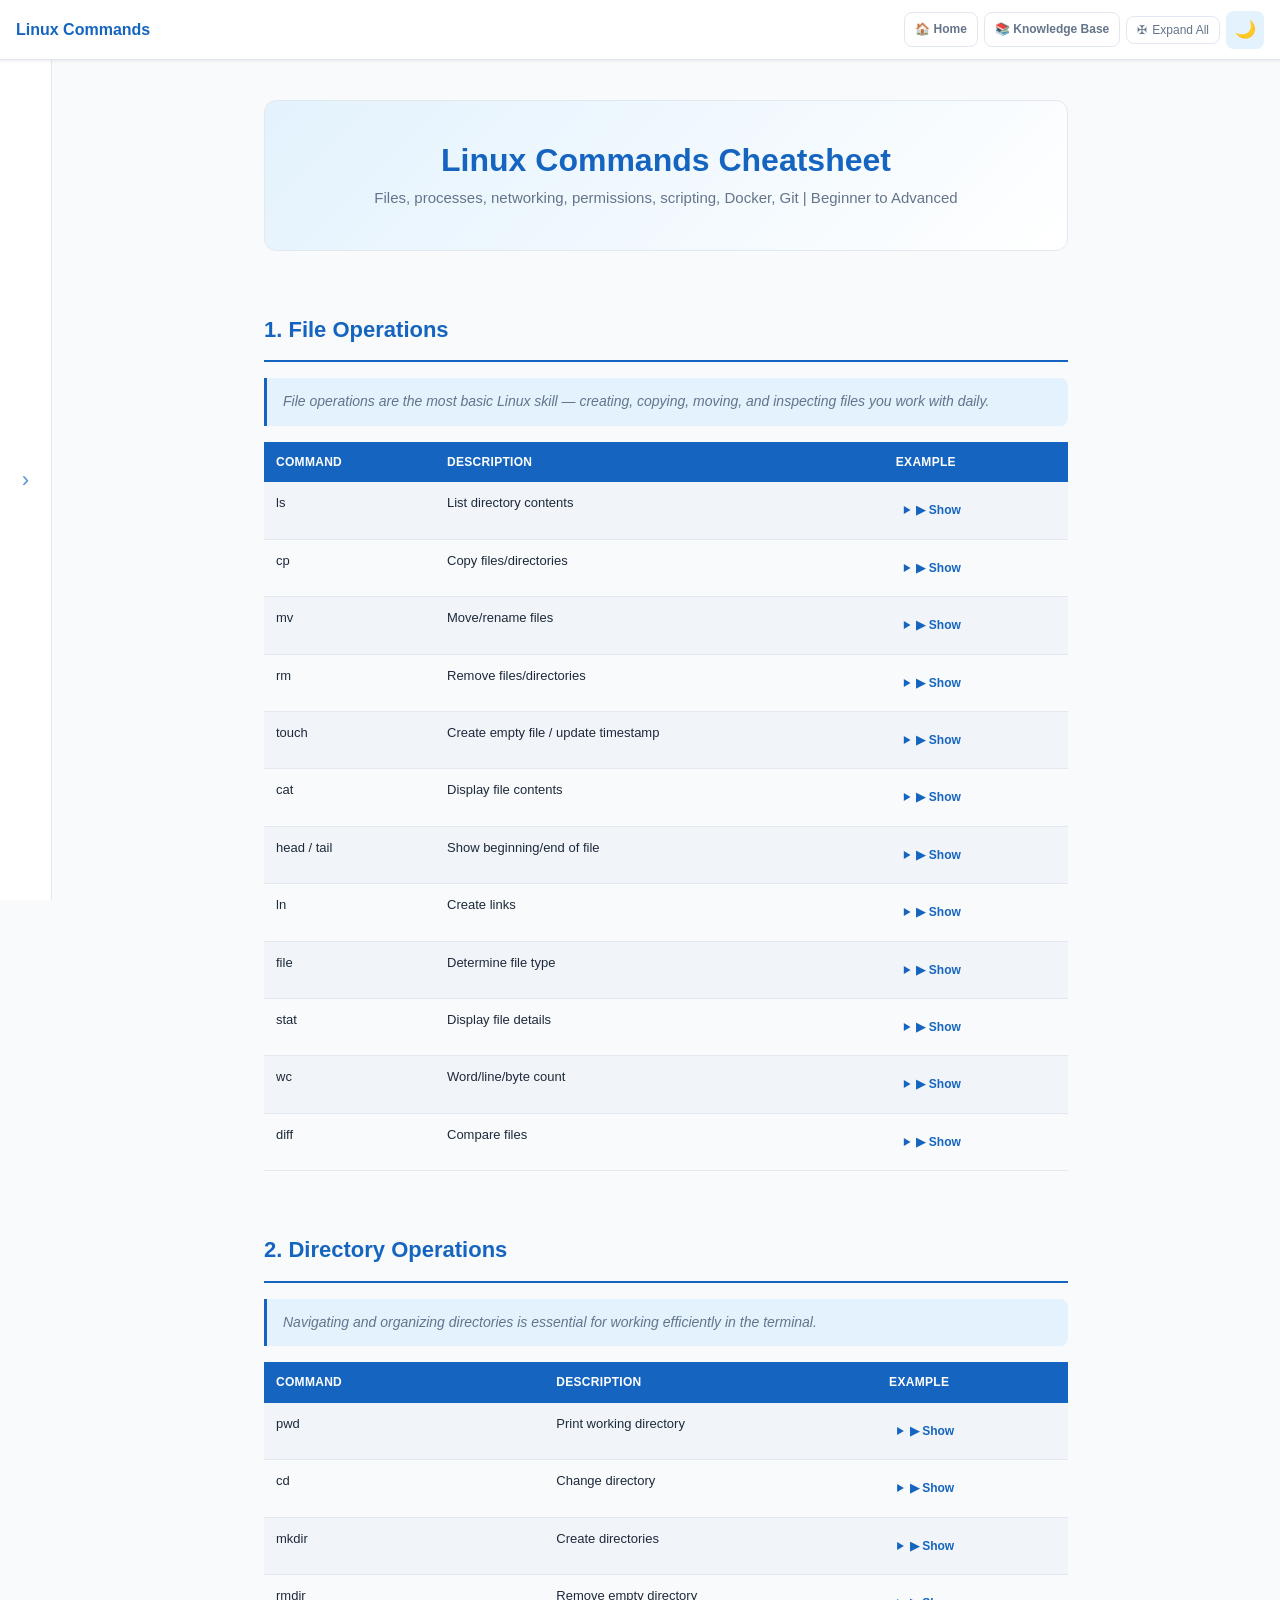
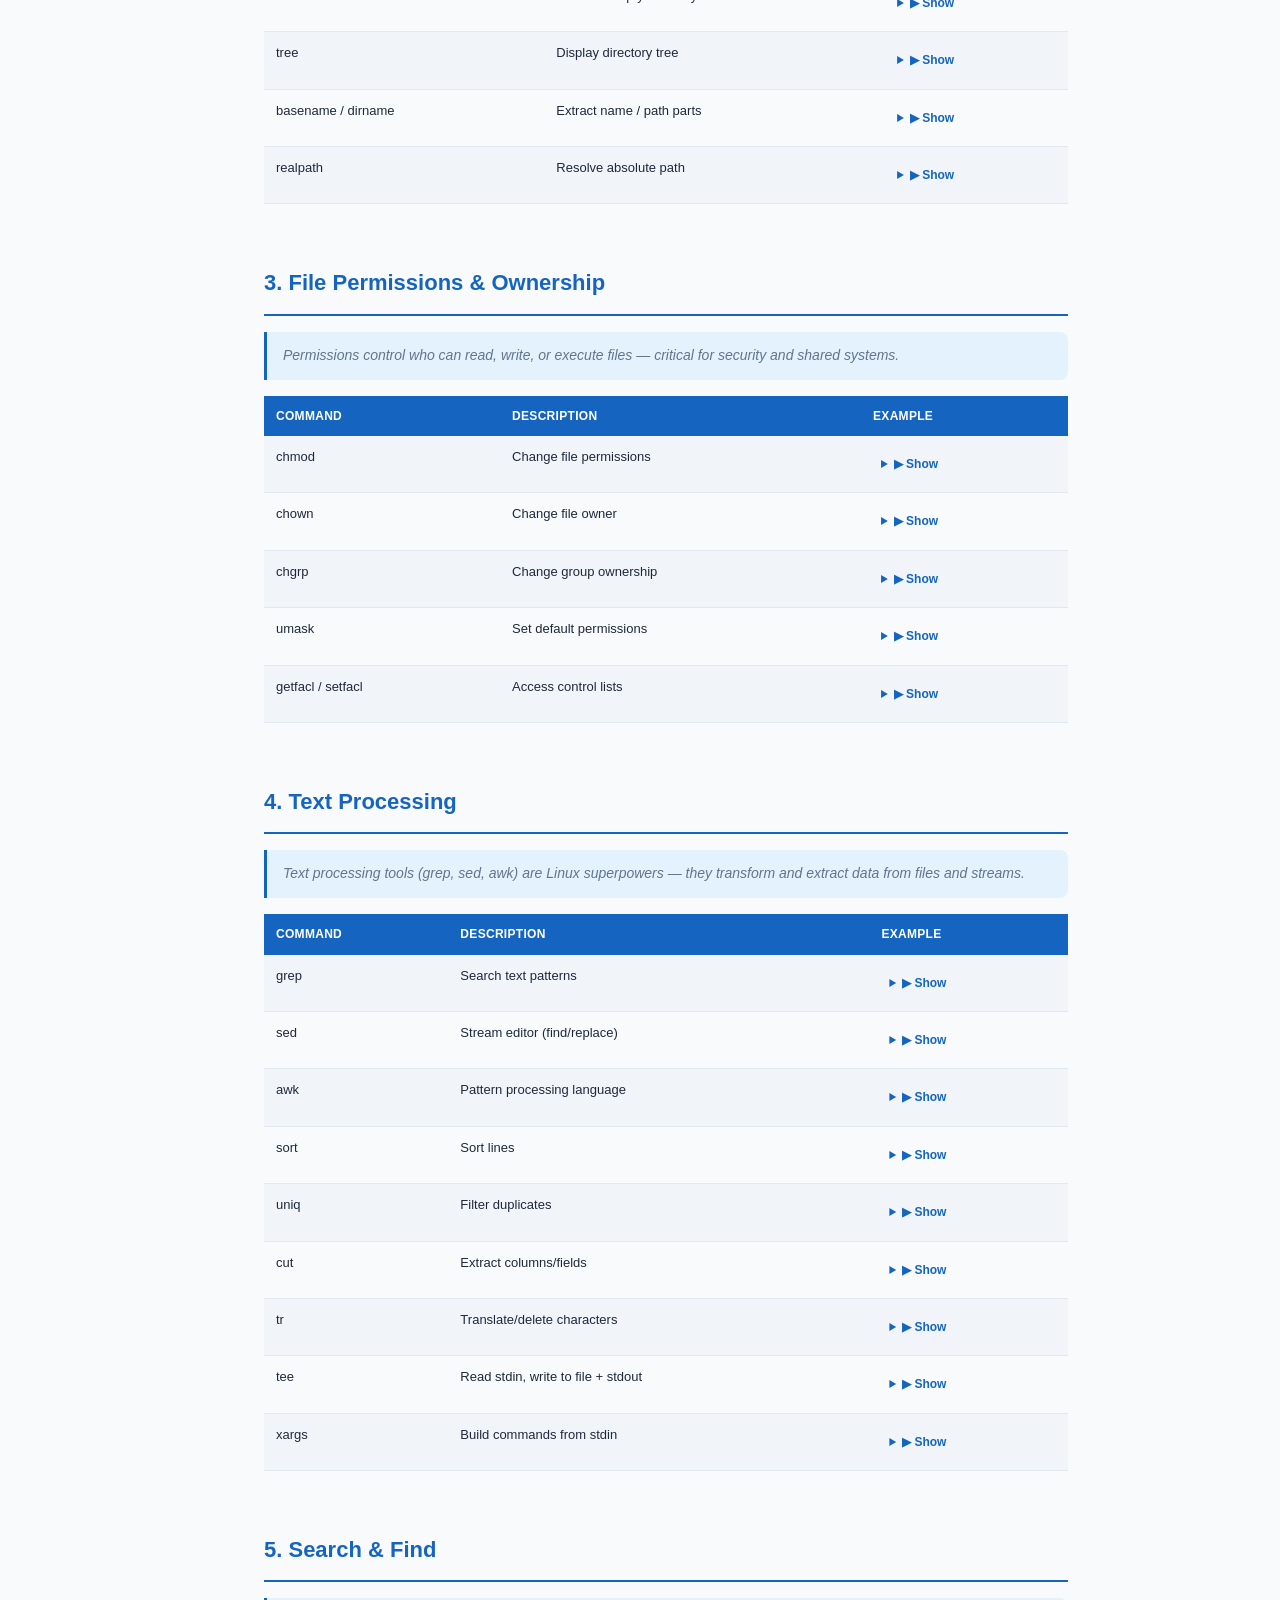
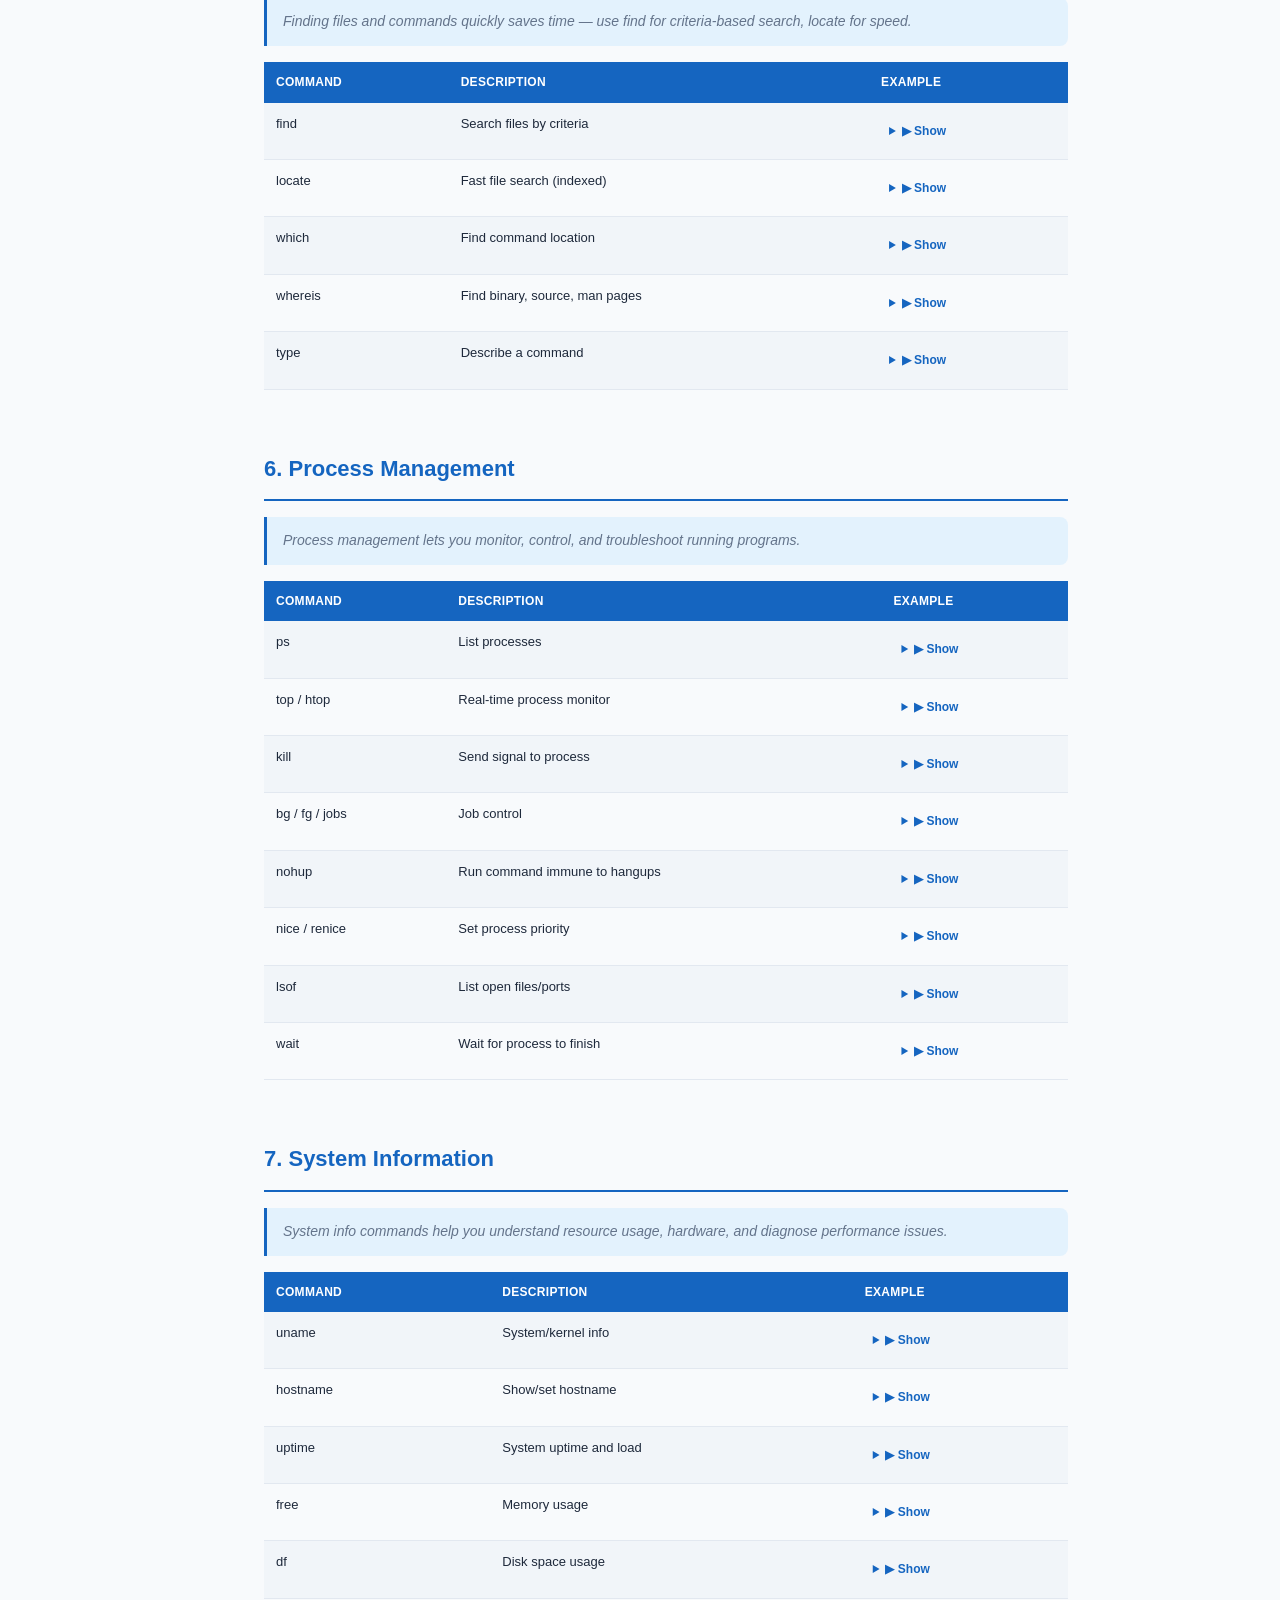
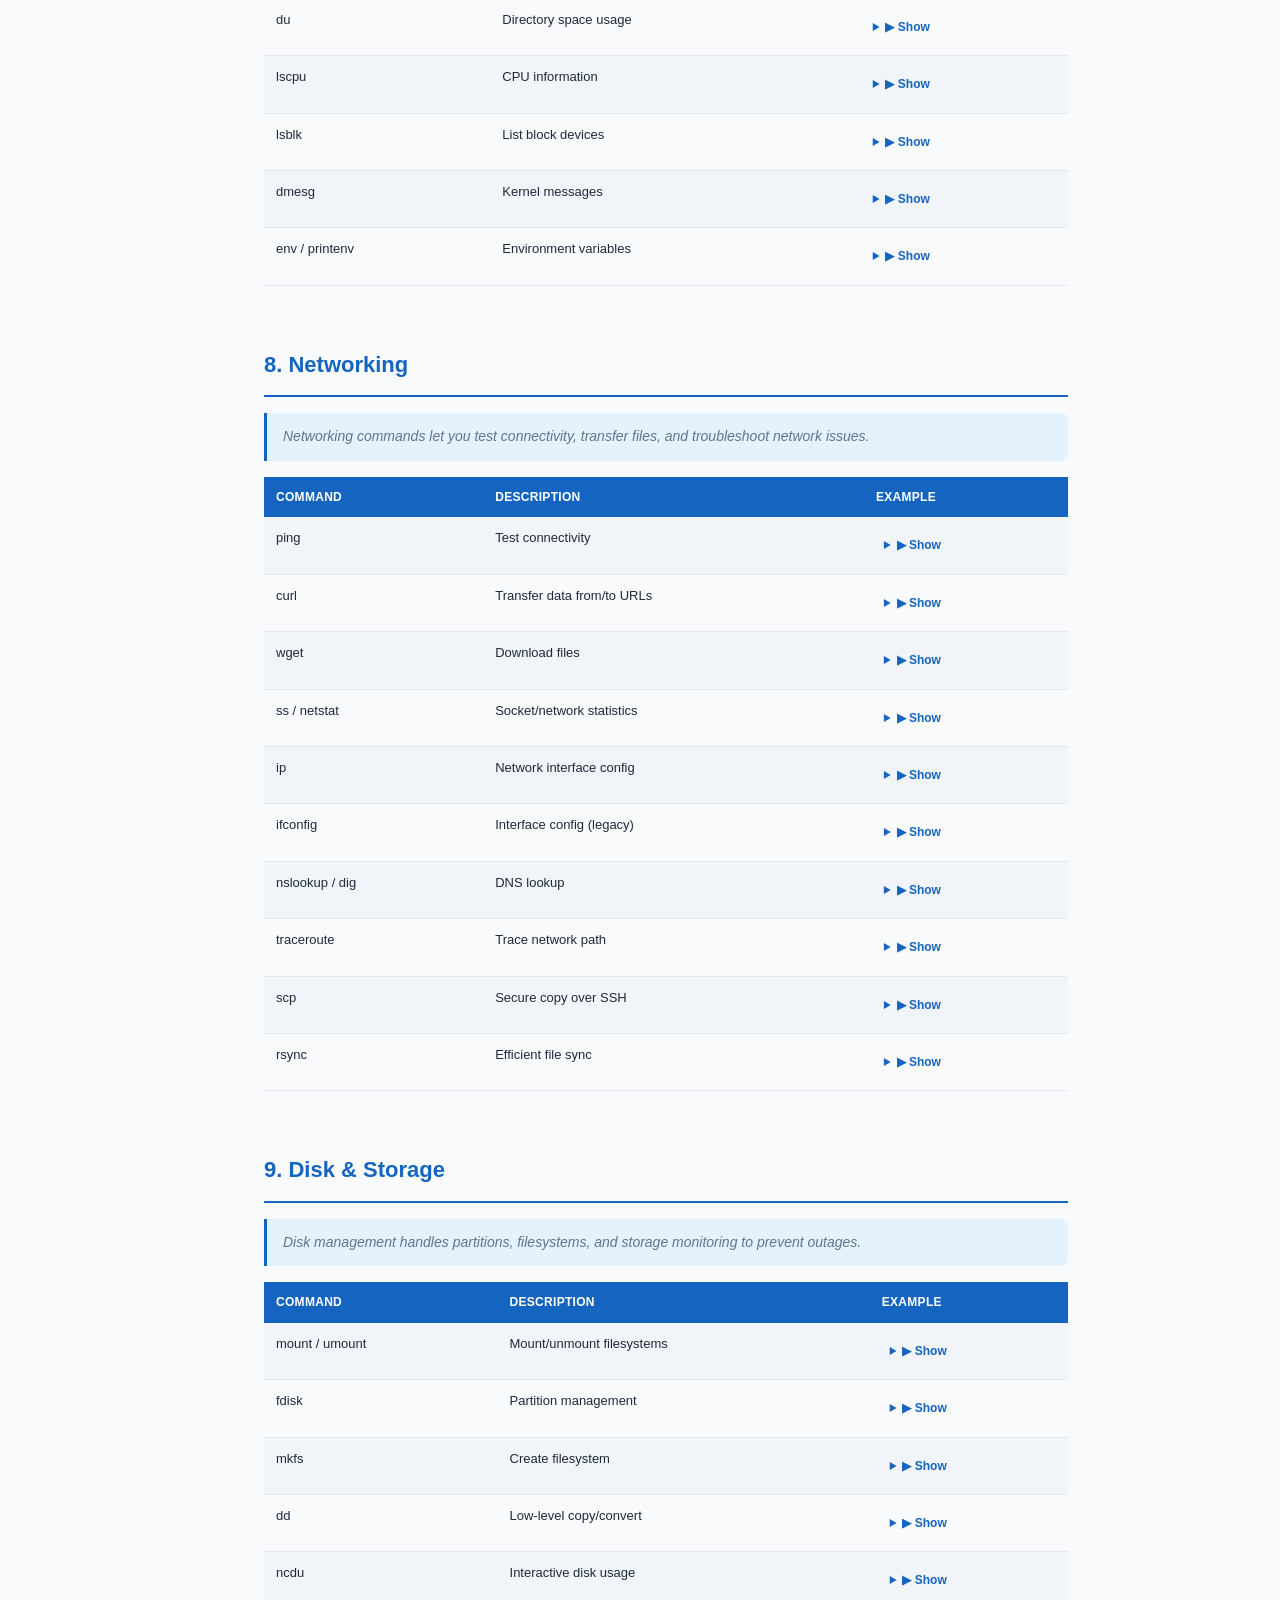
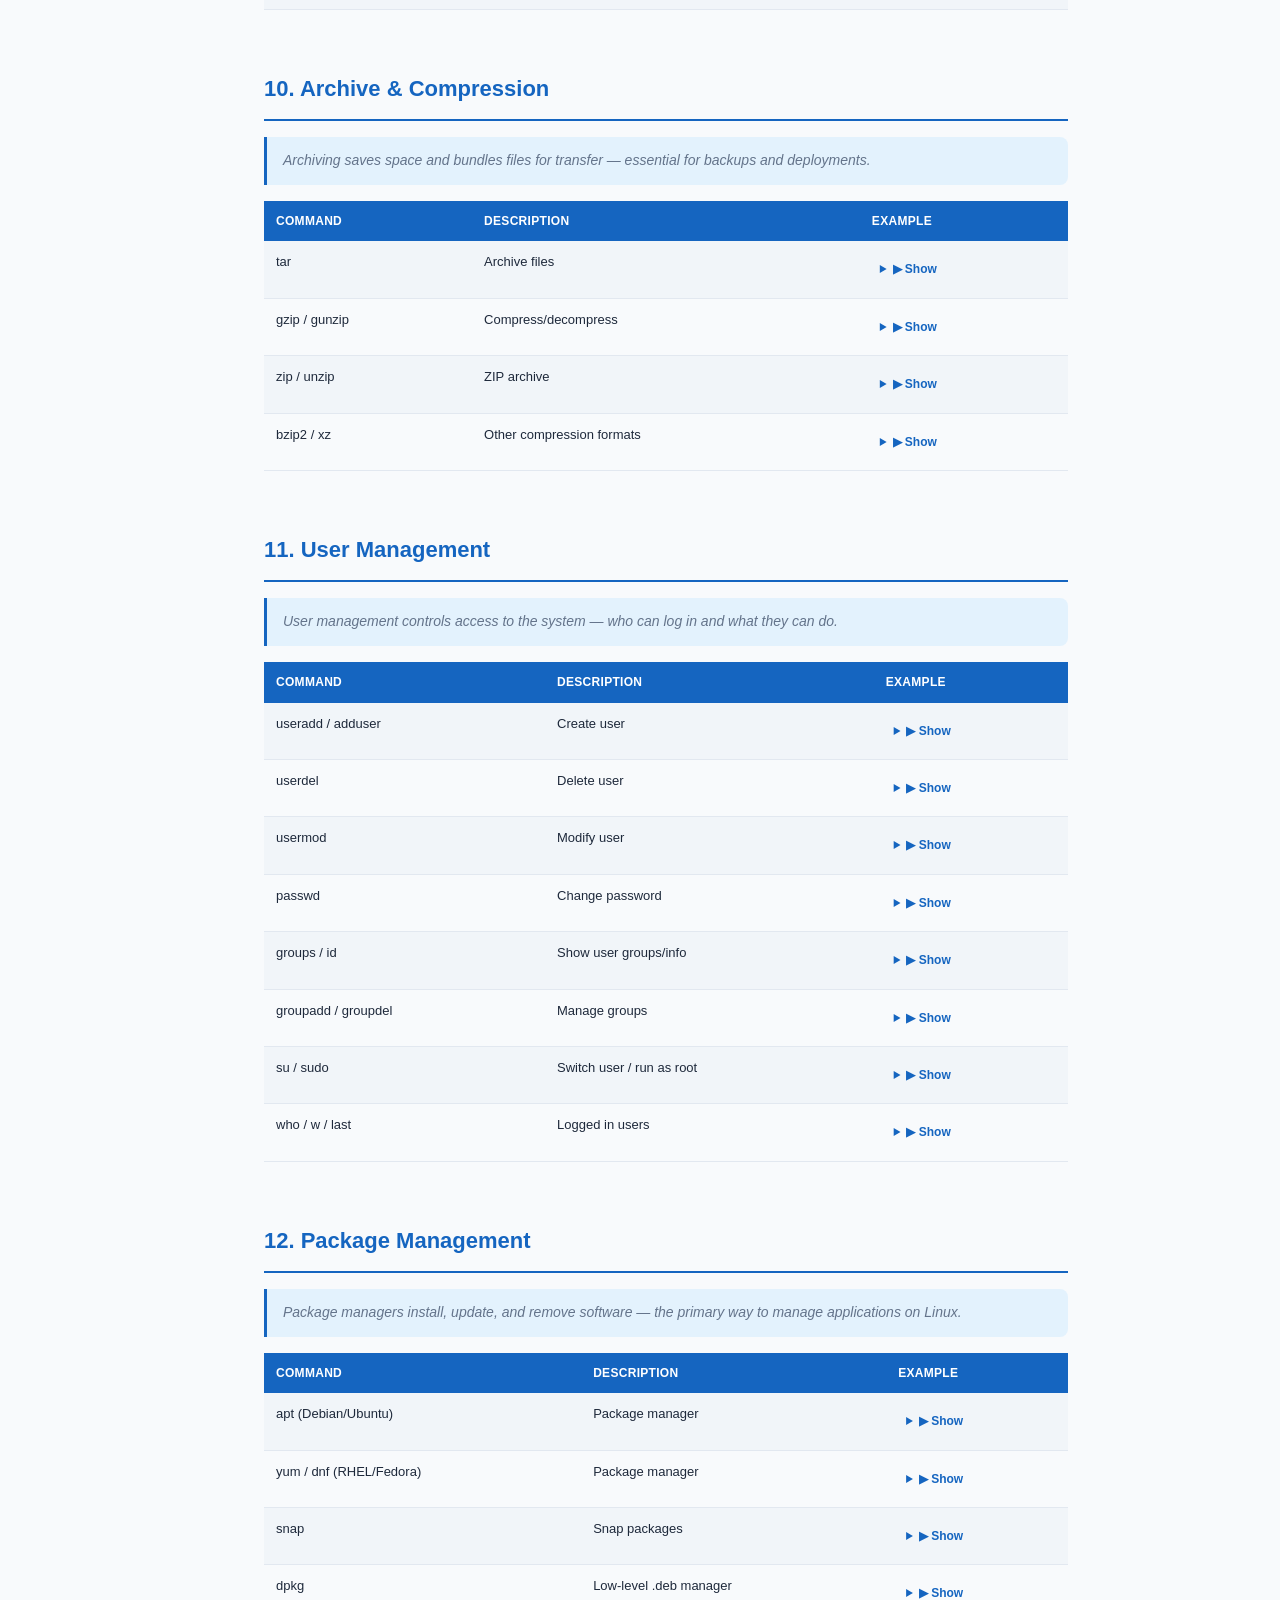
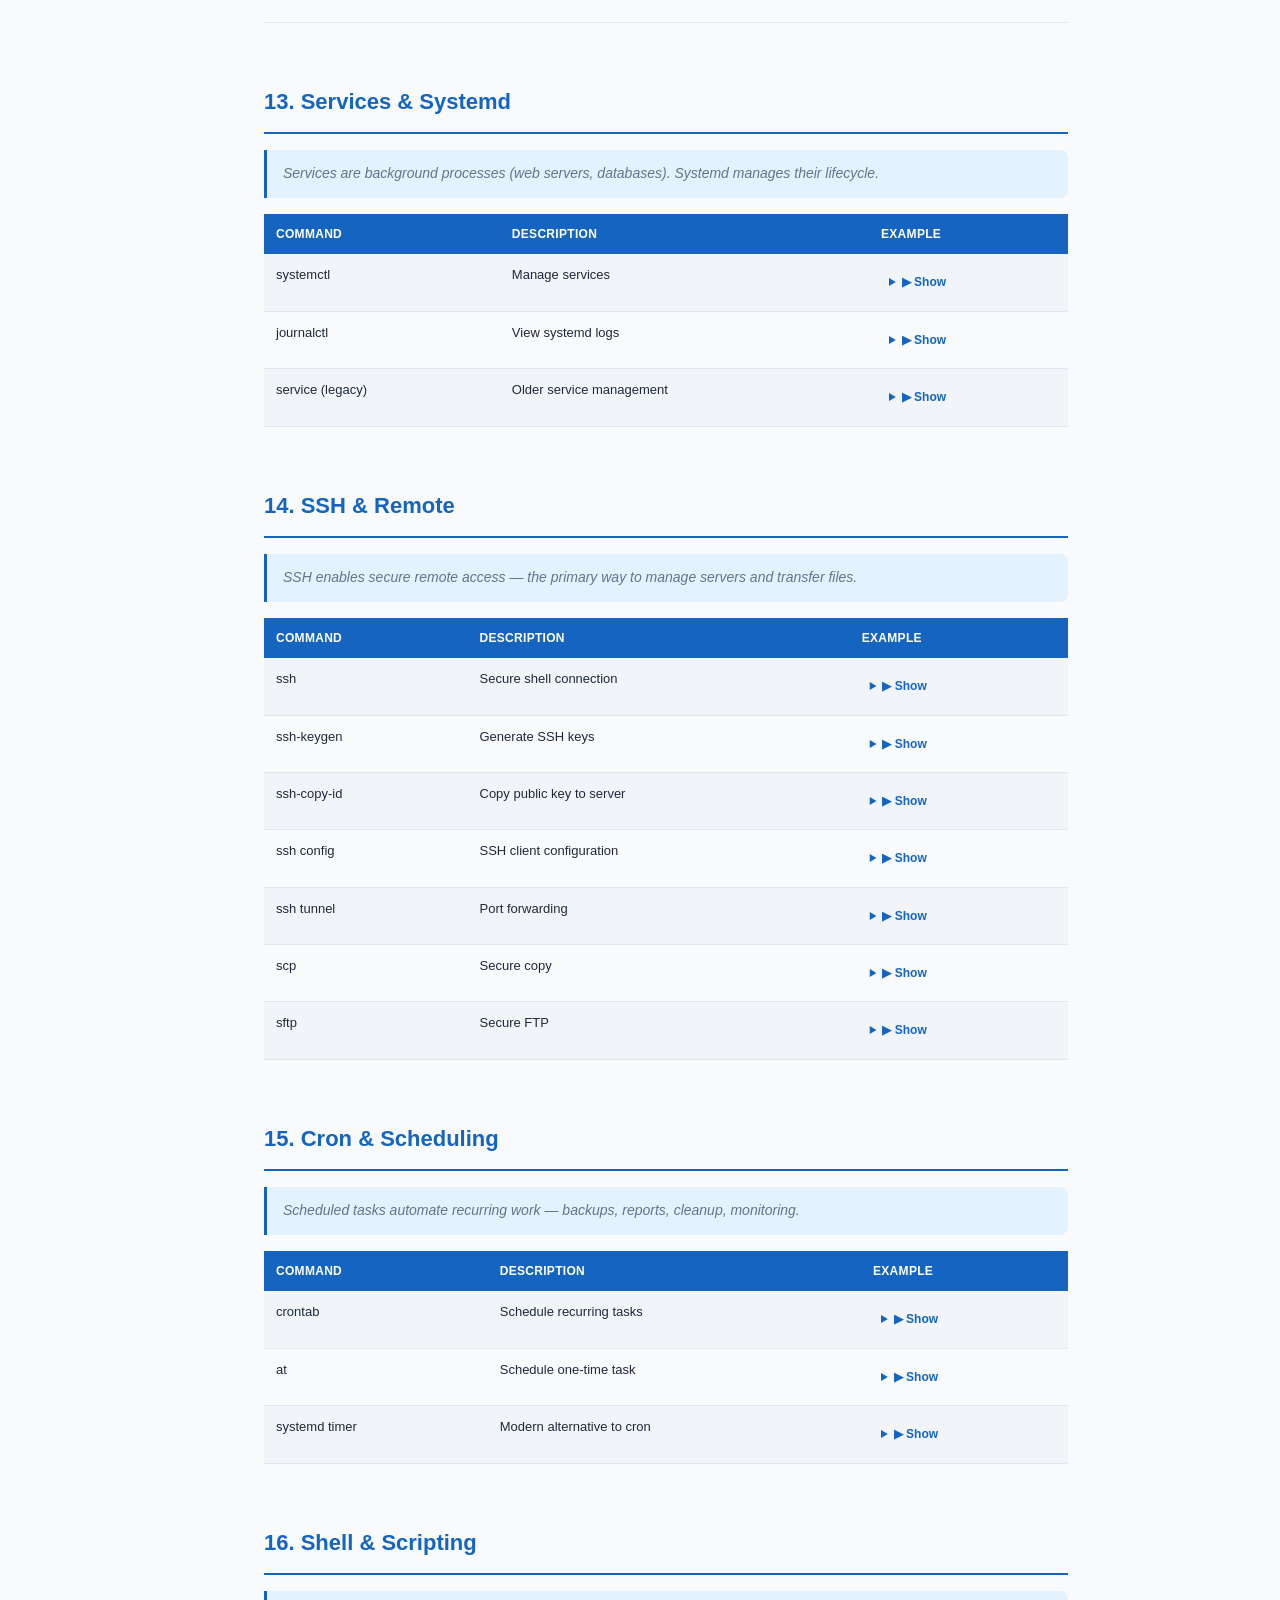
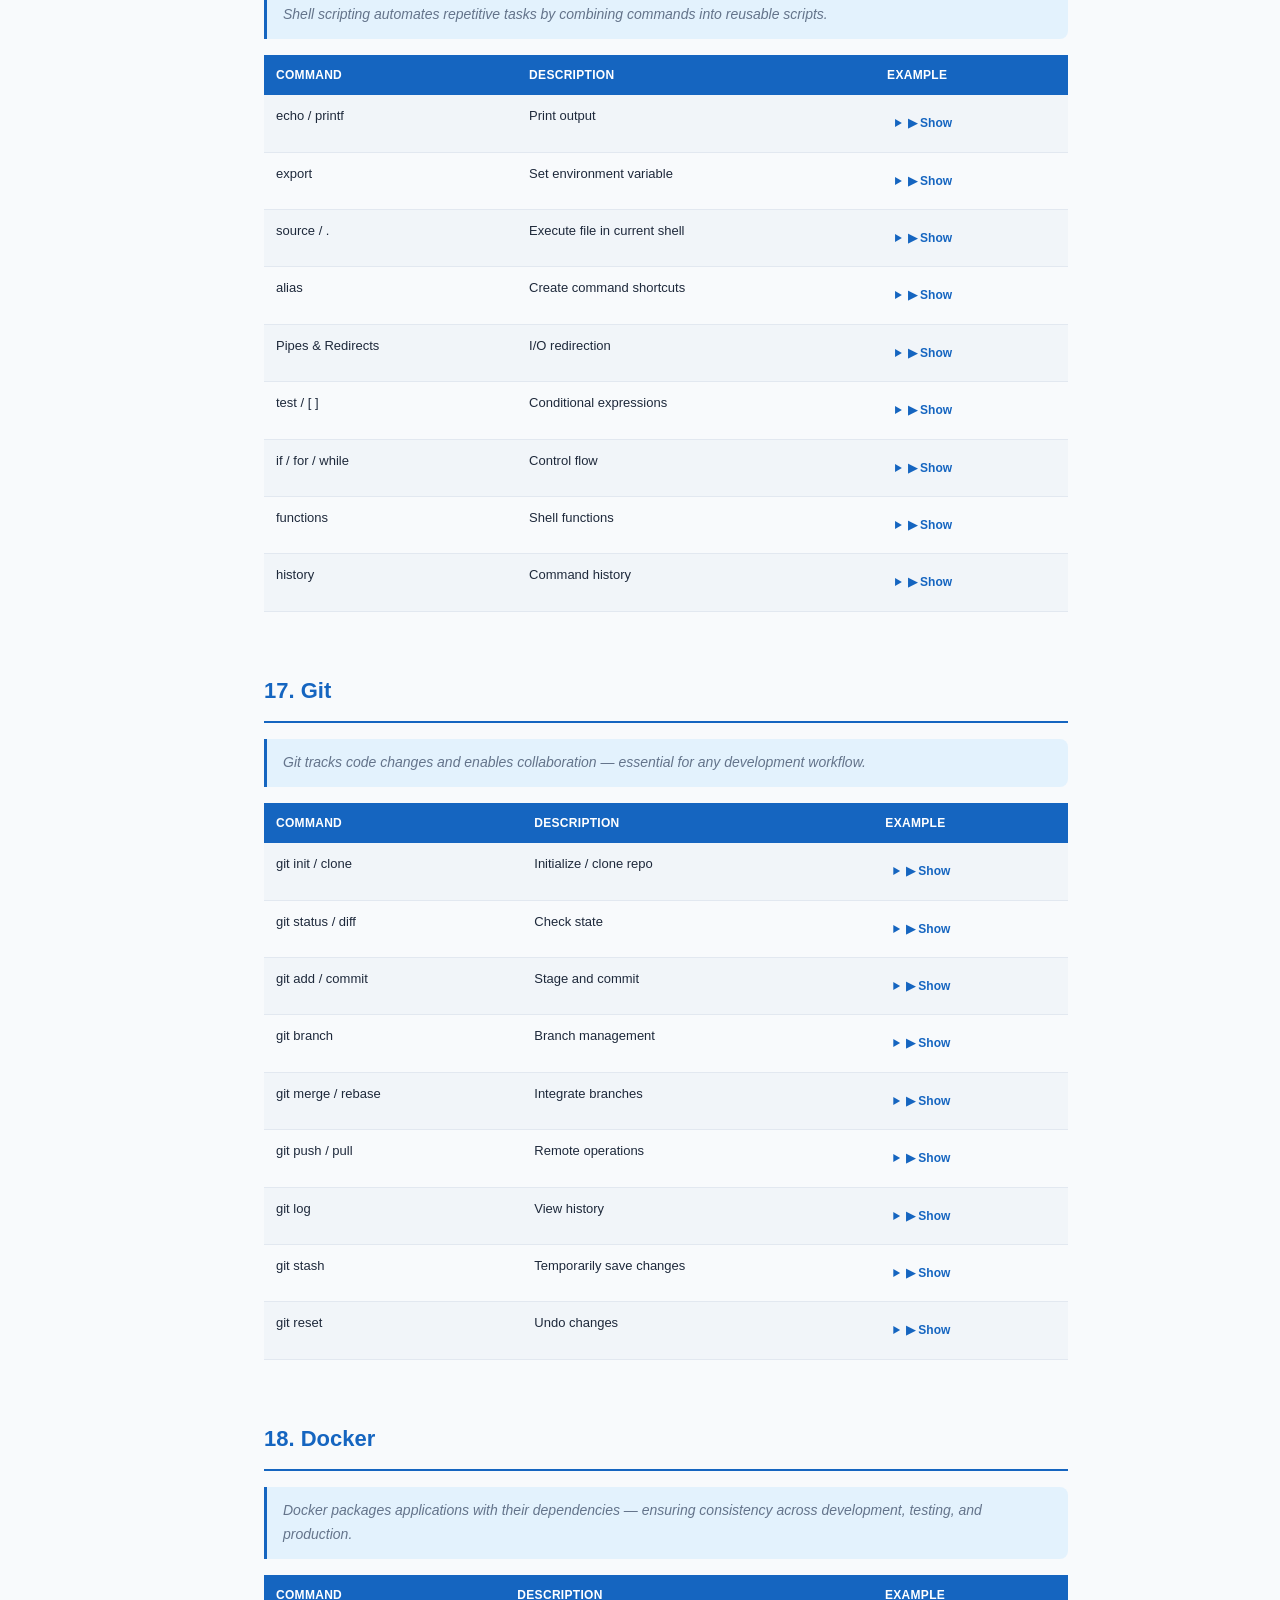
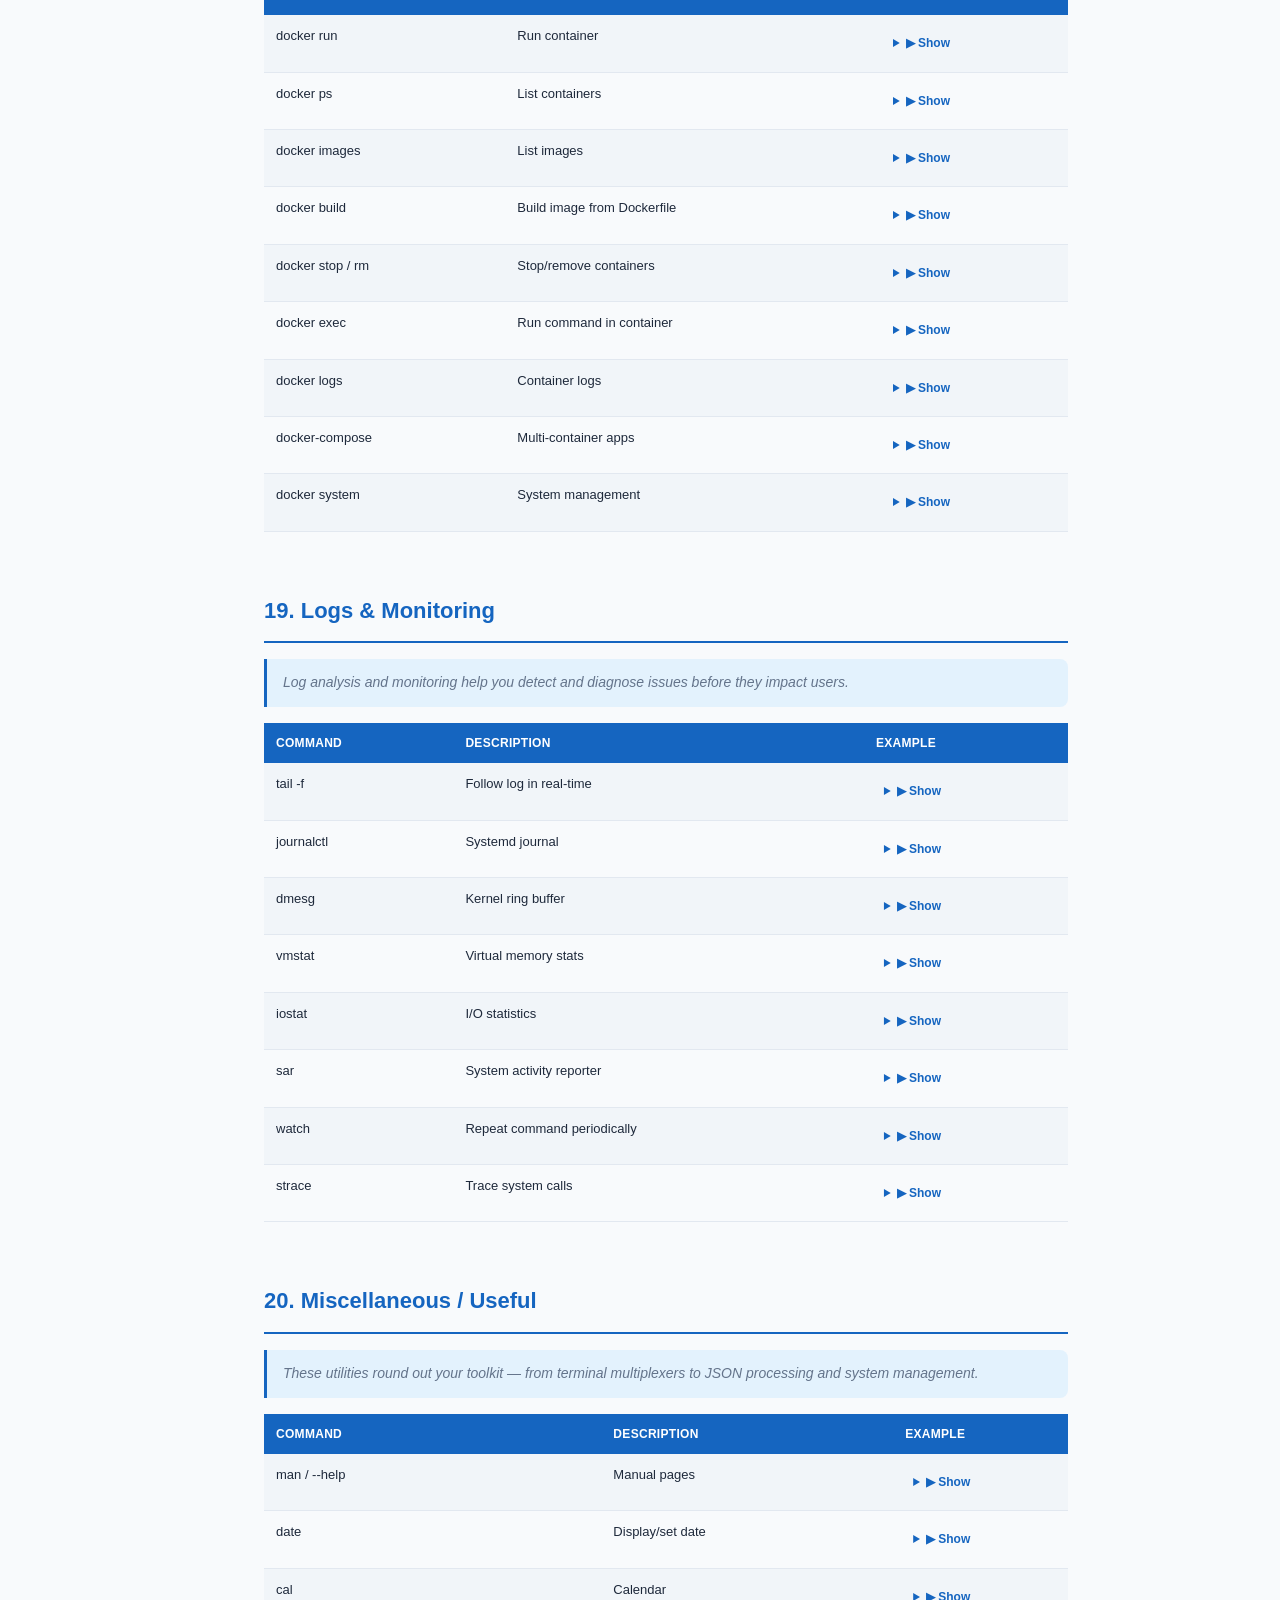
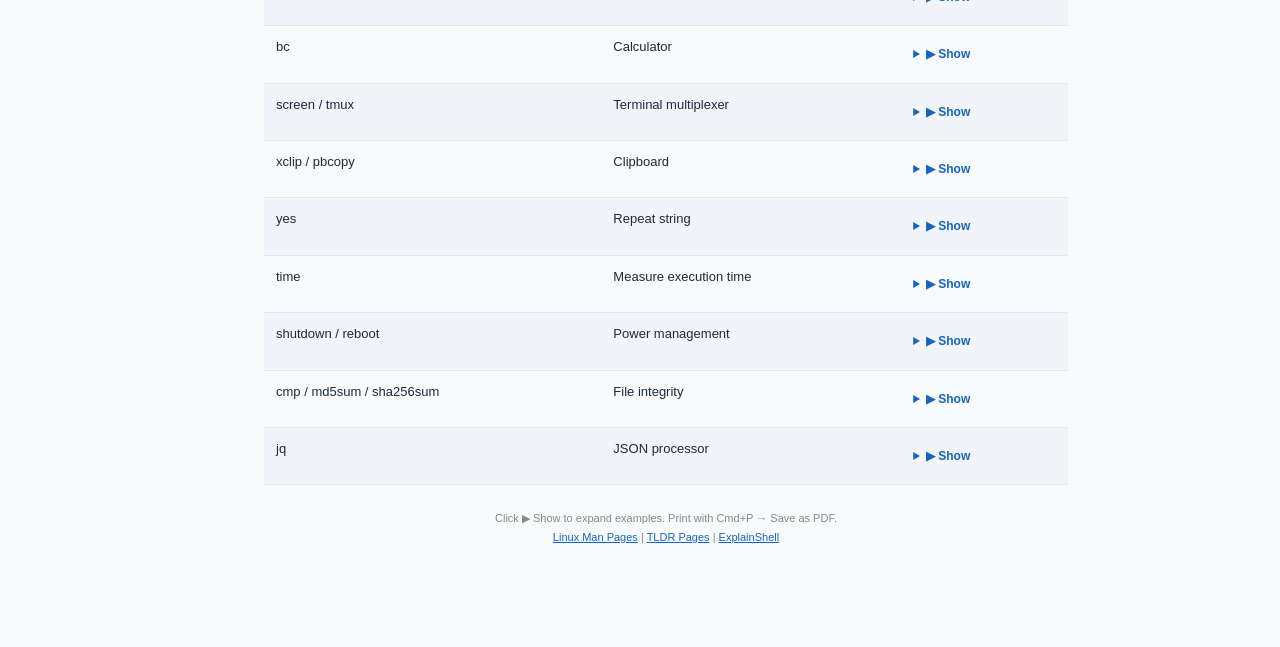
<file: knowledge/linux-commands-cheatsheet.html>
﻿<!DOCTYPE html>
<html lang="en" data-theme="light">
<head>
<meta charset="UTF-8">
<meta name="viewport" content="width=device-width, initial-scale=1.0">
<title>Linux Commands Cheatsheet</title>
<link rel="icon" href="data:image/svg+xml,<svg xmlns=%22http://www.w3.org/2000/svg%22 viewBox=%220 0 100 100%22><text y=%22.9em%22 font-size=%2290%22>&#x1F916;</text></svg>" />
<style>
:root{--primary:#1565c0;--primary-dark:#0d47a1;--primary-light:#e3f2fd;--accent:#ff6f00;--bg:#f8fafc;--bg-card:#ffffff;--bg-code:#1e1e1e;--text:#1e293b;--text-muted:#64748b;--text-code:#d4d4d4;--border:#e2e8f0;--border-light:#f1f5f9;--shadow-sm:0 1px 3px rgba(0,0,0,.08);--shadow-md:0 4px 12px rgba(0,0,0,.1);--shadow-lg:0 8px 24px rgba(0,0,0,.12);--radius:8px;--radius-lg:12px;--font-sans:-apple-system,BlinkMacSystemFont,'Segoe UI',Roboto,'Inter',sans-serif;--font-mono:'JetBrains Mono','Fira Code','Consolas','Monaco',monospace;--nav-height:60px;--toc-width:280px;--toc-width-collapsed:52px}
[data-theme=dark]{--primary:#64b5f6;--primary-dark:#90caf9;--primary-light:#1a2332;--accent:#ffab40;--bg:#0f172a;--bg-card:#1e293b;--bg-code:#0d1117;--text:#e2e8f0;--text-muted:#94a3b8;--text-code:#d4d4d4;--border:#334155;--border-light:#1e293b;--shadow-sm:0 1px 3px rgba(0,0,0,.3);--shadow-md:0 4px 12px rgba(0,0,0,.4);--shadow-lg:0 8px 24px rgba(0,0,0,.5)}
*,::before,::after{box-sizing:border-box;margin:0;padding:0}
html{scroll-behavior:smooth;scroll-padding-top:calc(var(--nav-height) + 16px)}
body{font-family:var(--font-sans);font-size:15px;line-height:1.7;color:var(--text);background:var(--bg);transition:background .3s,color .3s;-webkit-font-smoothing:antialiased}
a{color:var(--primary)}
.top-nav{position:fixed;top:0;left:0;right:0;height:var(--nav-height);background:var(--bg-card);border-bottom:1px solid var(--border);box-shadow:var(--shadow-sm);display:flex;align-items:center;justify-content:space-between;padding:0 16px;z-index:1000;backdrop-filter:blur(10px);transition:background .3s}
.nav-left{display:flex;align-items:center;gap:8px;min-width:0;overflow:hidden}
.nav-brand{font-size:16px;font-weight:700;color:var(--primary);white-space:nowrap;overflow:hidden;text-overflow:ellipsis}
.nav-actions{display:flex;align-items:center;gap:6px;flex-shrink:0}
.nav-btn{display:inline-flex;align-items:center;gap:5px;padding:6px 10px;border:1px solid var(--border);background:var(--bg-card);border-radius:var(--radius);font-size:12px;font-weight:600;color:var(--text-muted);text-decoration:none;cursor:pointer;white-space:nowrap;transition:all .2s}
.nav-btn:hover{border-color:var(--primary);color:var(--primary);background:var(--primary-light)}
.menu-btn{display:flex;align-items:center;justify-content:center;width:40px;height:40px;border:none;background:var(--primary-light);border-radius:var(--radius);cursor:pointer;color:var(--primary);font-size:20px;transition:all .2s;flex-shrink:0}
.menu-btn:hover{background:var(--primary);color:#fff}
.theme-toggle{display:flex;align-items:center;justify-content:center;width:38px;height:38px;border:none;background:var(--primary-light);border-radius:var(--radius);cursor:pointer;font-size:17px;transition:all .2s;flex-shrink:0}
.theme-toggle:hover{background:var(--primary);color:#fff}
.expand-toggle{display:flex;align-items:center;gap:5px;padding:6px 10px;border:1px solid var(--border);background:var(--bg-card);border-radius:var(--radius);cursor:pointer;font-size:12px;color:var(--text-muted);transition:all .2s;white-space:nowrap}
.expand-toggle:hover{border-color:var(--primary);color:var(--primary)}
.expand-toggle.active{background:var(--primary-light);border-color:var(--primary);color:var(--primary)}
.sidebar{position:fixed;top:var(--nav-height);left:-100%;width:min(var(--toc-width),85vw);height:calc(100vh - var(--nav-height));background:var(--bg-card);border-right:1px solid var(--border);overflow:hidden;z-index:900;transition:left .25s ease,width .25s ease;padding:0}
.sidebar.open{left:0;width:min(var(--toc-width),85vw)}
.sidebar-overlay{position:fixed;inset:0;top:var(--nav-height);background:rgba(0,0,0,.4);z-index:899;opacity:0;pointer-events:none;transition:opacity .3s}
.sidebar-overlay.open{opacity:1;pointer-events:all}
.sidebar-inner{width:var(--toc-width);padding:16px;min-height:100%;height:100%;overflow-y:auto}
.sidebar h3{font-size:13px;font-weight:600;color:var(--text-muted);text-transform:uppercase;letter-spacing:.5px;margin-bottom:10px;padding-bottom:8px;border-bottom:1px solid var(--border);white-space:nowrap}
.sidebar ol{list-style:none;padding:0}
.sidebar li{margin:2px 0}
.sidebar a{display:block;padding:7px 10px;color:var(--text);text-decoration:none;font-size:13px;border-radius:6px;transition:all .2s;line-height:1.4;white-space:nowrap}
.sidebar a:hover{background:var(--primary-light);color:var(--primary)}
.sidebar a.active{background:var(--primary);color:#fff;font-weight:500}
.sidebar-collapse-btn{display:flex;align-items:center;justify-content:center;width:32px;height:32px;border:none;background:var(--primary-light);border-radius:var(--radius);cursor:pointer;color:var(--primary);font-size:14px;margin-bottom:12px;transition:all .2s;flex-shrink:0}
.sidebar-collapse-btn:hover{background:var(--primary);color:#fff}
.scroll-progress{position:fixed;top:var(--nav-height);left:0;height:3px;background:var(--primary);z-index:1001;transition:width .1s;width:0}
.main-content{max-width:900px;margin:0 auto;padding:calc(var(--nav-height) + 24px) 16px 60px}
.page-header{text-align:center;margin-bottom:32px;padding:32px 16px;background:linear-gradient(135deg,var(--primary-light),var(--bg-card));border-radius:var(--radius-lg);border:1px solid var(--border)}
.page-header h1{font-size:clamp(22px,5vw,32px);font-weight:800;color:var(--primary);margin-bottom:8px;line-height:1.2}
.page-header .subtitle{font-size:clamp(12px,3vw,15px);color:var(--text-muted);line-height:1.5}
h2{font-size:clamp(18px,4vw,22px);font-weight:700;color:var(--primary);margin:48px 0 16px;padding:12px 0;border-bottom:2px solid var(--primary);scroll-margin-top:calc(var(--nav-height) + 16px)}
h3{font-size:clamp(14px,3.5vw,16px);font-weight:600;color:var(--primary-dark);margin:24px 0 12px}
.section-desc{color:var(--text-muted);font-size:14px;margin:0 0 16px;padding:12px 16px;border-left:3px solid var(--primary);background:var(--primary-light);border-radius:0 var(--radius) var(--radius) 0;font-style:italic}
.table-wrapper,.table-wrap{overflow-x:auto;-webkit-overflow-scrolling:touch;margin:12px 0 24px;border-radius:var(--radius);border:1px solid var(--border);box-shadow:var(--shadow-sm)}
table{width:100%;border-collapse:collapse;font-size:13px;min-width:400px}
th{background:var(--primary);color:#fff;padding:10px 12px;text-align:left;font-weight:600;font-size:12px;text-transform:uppercase;letter-spacing:.3px;white-space:nowrap}
td{padding:10px 12px;border-bottom:1px solid var(--border);vertical-align:top}
tr:nth-child(even){background:var(--border-light)}
tr:hover{background:var(--primary-light)}
[data-theme=dark] th{background:#1e3a5f}
code{background:var(--bg-code);color:var(--text-code);padding:2px 6px;border-radius:4px;font-family:var(--font-mono);font-size:12px}
.cmd{background:var(--bg-code);color:var(--text-code);padding:2px 6px;border-radius:4px;font-family:var(--font-mono);font-size:12px}
details{margin:4px 0}
details summary{cursor:pointer;color:var(--primary);font-weight:600;font-size:12px;padding:4px 8px;border-radius:4px;transition:background .2s;user-select:none;-webkit-user-select:none}
details summary:hover{background:var(--primary-light)}
details pre,pre{background:var(--bg-code);color:var(--text-code);padding:14px 16px;border-radius:var(--radius);font-family:var(--font-mono);font-size:12px;overflow-x:auto;-webkit-overflow-scrolling:touch;margin:8px 0;line-height:1.6;max-height:400px;overflow-y:auto}
.code-modal-overlay{position:fixed;inset:0;background:rgba(0,0,0,.6);backdrop-filter:blur(4px);z-index:2000;display:flex;align-items:center;justify-content:center;padding:16px;opacity:0;pointer-events:none;transition:opacity .25s ease}
.code-modal-overlay.active{opacity:1;pointer-events:all}
.code-modal{background:var(--bg-code);border:1px solid var(--border);border-radius:var(--radius-lg);box-shadow:var(--shadow-lg);width:100%;max-width:700px;max-height:80vh;display:flex;flex-direction:column;transform:scale(.9) translateY(20px);transition:transform .25s ease;overflow:hidden}
.code-modal-overlay.active .code-modal{transform:scale(1) translateY(0)}
.code-modal-header{display:flex;align-items:center;justify-content:space-between;padding:12px 16px;background:var(--primary);color:#fff;font-size:13px;font-weight:600}
.code-modal-close{width:32px;height:32px;border:none;background:rgba(255,255,255,.2);color:#fff;border-radius:6px;font-size:18px;cursor:pointer;display:flex;align-items:center;justify-content:center;transition:background .2s}
.code-modal-close:hover{background:rgba(255,255,255,.3)}
.code-modal-body{overflow:auto;-webkit-overflow-scrolling:touch;padding:16px 20px;flex:1}
.code-modal-body pre{background:transparent;color:var(--text-code);font-family:var(--font-mono);font-size:13px;line-height:1.7;margin:0;white-space:pre-wrap;word-break:break-word;max-height:none}
.back-to-top{position:fixed;bottom:24px;right:24px;width:44px;height:44px;background:var(--primary);color:#fff;border:none;border-radius:50%;font-size:22px;cursor:pointer;box-shadow:var(--shadow-md);display:flex;align-items:center;justify-content:center;opacity:0;transform:translateY(20px);transition:all .3s;z-index:800}
.back-to-top.visible{opacity:1;transform:translateY(0)}
.back-to-top:hover{transform:translateY(-2px);box-shadow:var(--shadow-lg)}
.tip{background:#ecfdf5;border-left:4px solid #10b981;padding:12px 16px;margin:16px 0;font-size:13px;border-radius:0 var(--radius) var(--radius) 0;line-height:1.6}
[data-theme=dark] .tip{background:#064e3b30;border-color:#10b981}
.cmt{color:#6a9955}.kw{color:#569cd6}.str{color:#ce9178}.fn{color:#dcdcaa}
@media(max-width:640px){.code-modal{max-height:85vh;border-radius:var(--radius-lg) var(--radius-lg) 0 0}.code-modal-overlay{align-items:flex-end;padding:0}.expand-label,.nav-brand{display:none}}
@media(min-width:768px){.main-content{padding:calc(var(--nav-height) + 32px) 24px 80px}.page-header{padding:40px 32px}}
@media(min-width:1024px){
  body{padding-left:var(--toc-width-collapsed)}
  .main-content{padding:calc(var(--nav-height) + 40px) 32px 100px;margin:0 auto;max-width:900px}
  .sidebar{left:0;width:var(--toc-width-collapsed);overflow:hidden;transition:width .3s ease,box-shadow .3s ease}
  .sidebar:hover{width:var(--toc-width);box-shadow:var(--shadow-lg)}
  .sidebar:not(:hover) .sidebar-inner{opacity:0;pointer-events:none}
  .sidebar:hover .sidebar-inner{opacity:1;pointer-events:all;transition:opacity .2s ease .1s}
  .sidebar-inner{width:var(--toc-width);height:100%;overflow-y:auto;transition:opacity .15s ease}
  .sidebar:hover a{pointer-events:all}
  .sidebar:not(:hover)::after{content:"\203A";position:absolute;top:50%;left:50%;transform:translate(-50%,-50%);font-size:22px;color:var(--primary);opacity:0.7;pointer-events:none;transition:opacity .2s ease}
  .sidebar:hover::after{opacity:0}
  .sidebar-overlay,.menu-btn{display:none}
}
@media(min-width:1200px){.main-content{padding-left:48px;padding-right:48px}}
@keyframes fadeIn{from{opacity:0;transform:translateY(10px)}to{opacity:1;transform:translateY(0)}}
.main-content>*{animation:fadeIn .3s ease forwards}
@media print{.top-nav,.sidebar,.sidebar-overlay,.back-to-top,.scroll-progress,.code-modal-overlay{display:none!important}.main-content{margin:0;padding:10px;max-width:100%}body{font-size:11px;background:#fff;color:#000}}
</style>
</head>
<body>

<div class="scroll-progress" id="scrollProgress"></div>

<nav class="top-nav">
  <div class="nav-left">
    <button class="menu-btn" id="menuBtn" aria-label="Toggle menu">&#9776;</button>
    <span class="nav-brand">Linux Commands</span>
  </div>
  <div class="nav-actions">
    <a href="../index.html" class="nav-btn">&#127968; Home</a>
    <a href="index.html" class="nav-btn">&#128218; Knowledge Base</a>
    <button class="expand-toggle" id="expandToggle">&#10016; <span class="expand-label">Expand All</span></button>
    <button class="theme-toggle" id="themeToggle" aria-label="Toggle theme">&#127769;</button>
  </div>
</nav>

<div class="sidebar-overlay" id="sidebarOverlay"></div>

<aside class="sidebar" id="sidebar">
  <div class="sidebar-inner">
  <h3>&#128209; Contents</h3>
  <ol>
      <li><a href="#s1">1. File Operations</a></li>
      <li><a href="#s2">2. Directory Operations</a></li>
      <li><a href="#s3">3. File Permissions &amp; Ownership</a></li>
      <li><a href="#s4">4. Text Processing</a></li>
      <li><a href="#s5">5. Search &amp; Find</a></li>
      <li><a href="#s6">6. Process Management</a></li>
      <li><a href="#s7">7. System Information</a></li>
      <li><a href="#s8">8. Networking</a></li>
      <li><a href="#s9">9. Disk &amp; Storage</a></li>
      <li><a href="#s10">10. Archive &amp; Compression</a></li>
      <li><a href="#s11">11. User Management</a></li>
      <li><a href="#s12">12. Package Management</a></li>
      <li><a href="#s13">13. Services &amp; Systemd</a></li>
      <li><a href="#s14">14. SSH &amp; Remote</a></li>
      <li><a href="#s15">15. Cron &amp; Scheduling</a></li>
      <li><a href="#s16">16. Shell &amp; Scripting</a></li>
      <li><a href="#s17">17. Git</a></li>
      <li><a href="#s18">18. Docker</a></li>
      <li><a href="#s19">19. Logs &amp; Monitoring</a></li>
      <li><a href="#s20">20. Miscellaneous / Useful</a></li>
  </ol>
  </div>
</aside>

<main class="main-content">

<div class="page-header">
  <h1>Linux Commands Cheatsheet</h1>
  <p class="subtitle">Files, processes, networking, permissions, scripting, Docker, Git | Beginner to Advanced</p>
</div>

<h2 id="s1">1. File Operations</h2>
<p class="section-desc">File operations are the most basic Linux skill — creating, copying, moving, and inspecting files you work with daily.</p>
<table>
<tr><th>Command</th><th>Description</th><th>Example</th></tr>
<tr><td>ls</td><td>List directory contents</td><td><details><summary>▶ Show</summary><pre><span class="cmd">ls</span>           <span class="cmt"># list files</span>
<span class="cmd">ls -la</span>       <span class="cmt"># long format + hidden</span>
<span class="cmd">ls -lh</span>       <span class="cmt"># human-readable sizes</span>
<span class="cmd">ls -ltr</span>      <span class="cmt"># sort by time (oldest first)</span>
<span class="cmd">ls *.txt</span>     <span class="cmt"># list only .txt files</span></pre></details></td></tr>
<tr><td>cp</td><td>Copy files/directories</td><td><details><summary>▶ Show</summary><pre><span class="cmd">cp file.txt backup.txt</span>       <span class="cmt"># copy file</span>
<span class="cmd">cp -r dir1/ dir2/</span>            <span class="cmt"># copy directory recursively</span>
<span class="cmd">cp -p file.txt dest/</span>         <span class="cmt"># preserve permissions</span>
<span class="cmd">cp -i file.txt dest/</span>         <span class="cmt"># prompt before overwrite</span></pre></details></td></tr>
<tr><td>mv</td><td>Move/rename files</td><td><details><summary>▶ Show</summary><pre><span class="cmd">mv old.txt new.txt</span>           <span class="cmt"># rename</span>
<span class="cmd">mv file.txt /tmp/</span>            <span class="cmt"># move to directory</span>
<span class="cmd">mv -i src dest</span>               <span class="cmt"># prompt before overwrite</span></pre></details></td></tr>
<tr><td>rm</td><td>Remove files/directories</td><td><details><summary>▶ Show</summary><pre><span class="cmd">rm file.txt</span>                  <span class="cmt"># remove file</span>
<span class="cmd">rm -r dir/</span>                   <span class="cmt"># remove directory recursively</span>
<span class="cmd">rm -f file.txt</span>               <span class="cmt"># force remove (no prompt)</span>
<span class="cmd">rm -rf dir/</span>                  <span class="cmt"># force remove dir (DANGEROUS)</span></pre></details></td></tr>
<tr><td>touch</td><td>Create empty file / update timestamp</td><td><details><summary>▶ Show</summary><pre><span class="cmd">touch newfile.txt</span>            <span class="cmt"># create empty file</span>
<span class="cmd">touch -t 202401011200 f.txt</span> <span class="cmt"># set specific timestamp</span></pre></details></td></tr>
<tr><td>cat</td><td>Display file contents</td><td><details><summary>▶ Show</summary><pre><span class="cmd">cat file.txt</span>                 <span class="cmt"># display entire file</span>
<span class="cmd">cat -n file.txt</span>              <span class="cmt"># with line numbers</span>
<span class="cmd">cat f1.txt f2.txt > combined.txt</span> <span class="cmt"># concatenate</span></pre></details></td></tr>
<tr><td>head / tail</td><td>Show beginning/end of file</td><td><details><summary>▶ Show</summary><pre><span class="cmd">head -20 file.txt</span>            <span class="cmt"># first 20 lines</span>
<span class="cmd">tail -20 file.txt</span>            <span class="cmt"># last 20 lines</span>
<span class="cmd">tail -f /var/log/syslog</span>      <span class="cmt"># follow (live updates)</span>
<span class="cmd">tail -f -n 100 app.log</span>      <span class="cmt"># follow last 100 lines</span></pre></details></td></tr>
<tr><td>ln</td><td>Create links</td><td><details><summary>▶ Show</summary><pre><span class="cmd">ln -s /path/to/file link_name</span>  <span class="cmt"># symbolic link</span>
<span class="cmd">ln file.txt hardlink.txt</span>       <span class="cmt"># hard link</span>
<span class="cmd">readlink -f link_name</span>          <span class="cmt"># resolve symlink path</span></pre></details></td></tr>
<tr><td>file</td><td>Determine file type</td><td><details><summary>▶ Show</summary><pre><span class="cmd">file image.png</span>               <span class="cmt"># → PNG image data</span>
<span class="cmd">file script.sh</span>               <span class="cmt"># → Bourne-Again shell script</span></pre></details></td></tr>
<tr><td>stat</td><td>Display file details</td><td><details><summary>▶ Show</summary><pre><span class="cmd">stat file.txt</span>                <span class="cmt"># size, permissions, timestamps</span></pre></details></td></tr>
<tr><td>wc</td><td>Word/line/byte count</td><td><details><summary>▶ Show</summary><pre><span class="cmd">wc file.txt</span>                  <span class="cmt"># lines, words, bytes</span>
<span class="cmd">wc -l file.txt</span>               <span class="cmt"># line count only</span>
<span class="cmd">wc -w file.txt</span>               <span class="cmt"># word count only</span></pre></details></td></tr>
<tr><td>diff</td><td>Compare files</td><td><details><summary>▶ Show</summary><pre><span class="cmd">diff file1.txt file2.txt</span>     <span class="cmt"># show differences</span>
<span class="cmd">diff -u f1.txt f2.txt</span>        <span class="cmt"># unified format</span>
<span class="cmd">diff -r dir1/ dir2/</span>          <span class="cmt"># compare directories</span></pre></details></td></tr>
</table>
<!-- Section 2 -->
<h2 id="s2">2. Directory Operations</h2>
<p class="section-desc">Navigating and organizing directories is essential for working efficiently in the terminal.</p>
<table>
<tr><th>Command</th><th>Description</th><th>Example</th></tr>
<tr><td>pwd</td><td>Print working directory</td><td><details><summary>▶ Show</summary><pre><span class="cmd">pwd</span>                          <span class="cmt"># /home/user/projects</span></pre></details></td></tr>
<tr><td>cd</td><td>Change directory</td><td><details><summary>▶ Show</summary><pre><span class="cmd">cd /var/log</span>                  <span class="cmt"># absolute path</span>
<span class="cmd">cd ../</span>                       <span class="cmt"># parent directory</span>
<span class="cmd">cd ~</span>                         <span class="cmt"># home directory</span>
<span class="cmd">cd -</span>                         <span class="cmt"># previous directory</span></pre></details></td></tr>
<tr><td>mkdir</td><td>Create directories</td><td><details><summary>▶ Show</summary><pre><span class="cmd">mkdir mydir</span>                  <span class="cmt"># create single dir</span>
<span class="cmd">mkdir -p a/b/c</span>               <span class="cmt"># create nested dirs</span>
<span class="cmd">mkdir -m 755 mydir</span>           <span class="cmt"># create with permissions</span></pre></details></td></tr>
<tr><td>rmdir</td><td>Remove empty directory</td><td><details><summary>▶ Show</summary><pre><span class="cmd">rmdir emptydir</span>               <span class="cmt"># only works if empty</span>
<span class="cmd">rm -r nonemptydir/</span>           <span class="cmt"># remove non-empty</span></pre></details></td></tr>
<tr><td>tree</td><td>Display directory tree</td><td><details><summary>▶ Show</summary><pre><span class="cmd">tree</span>                         <span class="cmt"># full tree from current dir</span>
<span class="cmd">tree -L 2</span>                    <span class="cmt"># limit depth to 2</span>
<span class="cmd">tree -d</span>                      <span class="cmt"># directories only</span>
<span class="cmd">tree -I node_modules</span>         <span class="cmt"># ignore pattern</span></pre></details></td></tr>
<tr><td>basename / dirname</td><td>Extract name / path parts</td><td><details><summary>▶ Show</summary><pre><span class="cmd">basename /home/user/file.txt</span>  <span class="cmt"># → file.txt</span>
<span class="cmd">dirname /home/user/file.txt</span>   <span class="cmt"># → /home/user</span></pre></details></td></tr>
<tr><td>realpath</td><td>Resolve absolute path</td><td><details><summary>▶ Show</summary><pre><span class="cmd">realpath ./relative/path</span>     <span class="cmt"># → /full/absolute/path</span></pre></details></td></tr>
</table>

<!-- Section 3 -->
<h2 id="s3">3. File Permissions &amp; Ownership</h2>
<p class="section-desc">Permissions control who can read, write, or execute files — critical for security and shared systems.</p>
<table>
<tr><th>Command</th><th>Description</th><th>Example</th></tr>
<tr><td>chmod</td><td>Change file permissions</td><td><details><summary>▶ Show</summary><pre><span class="cmd">chmod 755 script.sh</span>          <span class="cmt"># rwxr-xr-x</span>
<span class="cmd">chmod 644 file.txt</span>           <span class="cmt"># rw-r--r--</span>
<span class="cmd">chmod +x script.sh</span>           <span class="cmt"># add execute permission</span>
<span class="cmd">chmod -w file.txt</span>            <span class="cmt"># remove write permission</span>
<span class="cmd">chmod u+x,g+r file</span>          <span class="cmt"># user+exec, group+read</span>
<span class="cmd">chmod -R 755 dir/</span>            <span class="cmt"># recursive</span></pre></details></td></tr>
<tr><td>chown</td><td>Change file owner</td><td><details><summary>▶ Show</summary><pre><span class="cmd">chown user file.txt</span>          <span class="cmt"># change owner</span>
<span class="cmd">chown user:group file.txt</span>    <span class="cmt"># change owner and group</span>
<span class="cmd">chown -R user:group dir/</span>     <span class="cmt"># recursive</span></pre></details></td></tr>
<tr><td>chgrp</td><td>Change group ownership</td><td><details><summary>▶ Show</summary><pre><span class="cmd">chgrp devteam file.txt</span>       <span class="cmt"># change group</span>
<span class="cmd">chgrp -R devteam project/</span>    <span class="cmt"># recursive</span></pre></details></td></tr>
<tr><td>umask</td><td>Set default permissions</td><td><details><summary>▶ Show</summary><pre><span class="cmd">umask</span>                        <span class="cmt"># show current (e.g. 022)</span>
<span class="cmd">umask 077</span>                    <span class="cmt"># new files: owner only</span></pre></details></td></tr>
<tr><td>getfacl / setfacl</td><td>Access control lists</td><td><details><summary>▶ Show</summary><pre><span class="cmd">getfacl file.txt</span>             <span class="cmt"># view ACLs</span>
<span class="cmd">setfacl -m u:bob:rw file.txt</span> <span class="cmt"># give bob read+write</span></pre></details></td></tr>
</table>

<!-- Section 4 -->
<h2 id="s4">4. Text Processing</h2>
<p class="section-desc">Text processing tools (grep, sed, awk) are Linux superpowers — they transform and extract data from files and streams.</p>
<table>
<tr><th>Command</th><th>Description</th><th>Example</th></tr>
<tr><td>grep</td><td>Search text patterns</td><td><details><summary>▶ Show</summary><pre><span class="cmd">grep "error" log.txt</span>         <span class="cmt"># find lines with "error"</span>
<span class="cmd">grep -i "error" log.txt</span>      <span class="cmt"># case-insensitive</span>
<span class="cmd">grep -r "TODO" src/</span>          <span class="cmt"># recursive search</span>
<span class="cmd">grep -n "func" *.py</span>          <span class="cmt"># with line numbers</span>
<span class="cmd">grep -c "error" log.txt</span>      <span class="cmt"># count matches</span>
<span class="cmd">grep -v "debug" log.txt</span>      <span class="cmt"># invert (exclude)</span>
<span class="cmd">grep -E "err|warn" log.txt</span>   <span class="cmt"># extended regex (OR)</span>
<span class="cmd">grep -l "main" *.java</span>        <span class="cmt"># files containing match</span></pre></details></td></tr>
<tr><td>sed</td><td>Stream editor (find/replace)</td><td><details><summary>▶ Show</summary><pre><span class="cmd">sed 's/old/new/' file.txt</span>         <span class="cmt"># replace first per line</span>
<span class="cmd">sed 's/old/new/g' file.txt</span>        <span class="cmt"># replace all</span>
<span class="cmd">sed -i 's/old/new/g' file.txt</span>     <span class="cmt"># in-place edit</span>
<span class="cmd">sed -n '5,10p' file.txt</span>           <span class="cmt"># print lines 5-10</span>
<span class="cmd">sed '/^#/d' file.txt</span>              <span class="cmt"># delete comment lines</span>
<span class="cmd">sed -i '3d' file.txt</span>              <span class="cmt"># delete line 3</span></pre></details></td></tr>
<tr><td>awk</td><td>Pattern processing language</td><td><details><summary>▶ Show</summary><pre><span class="cmd">awk '{print $1}' file.txt</span>         <span class="cmt"># print first column</span>
<span class="cmd">awk -F',' '{print $2}' data.csv</span>   <span class="cmt"># CSV 2nd column</span>
<span class="cmd">awk '/error/ {print}' log.txt</span>     <span class="cmt"># lines matching pattern</span>
<span class="cmd">awk '{sum+=$1} END {print sum}'</span>   <span class="cmt"># sum first column</span>
<span class="cmd">awk 'NR==5,NR==10' file.txt</span>       <span class="cmt"># lines 5 to 10</span></pre></details></td></tr>
<tr><td>sort</td><td>Sort lines</td><td><details><summary>▶ Show</summary><pre><span class="cmd">sort file.txt</span>                <span class="cmt"># alphabetical sort</span>
<span class="cmd">sort -n file.txt</span>             <span class="cmt"># numeric sort</span>
<span class="cmd">sort -r file.txt</span>             <span class="cmt"># reverse sort</span>
<span class="cmd">sort -k2 file.txt</span>            <span class="cmt"># sort by 2nd column</span>
<span class="cmd">sort -u file.txt</span>             <span class="cmt"># sort + unique</span></pre></details></td></tr>
<tr><td>uniq</td><td>Filter duplicates</td><td><details><summary>▶ Show</summary><pre><span class="cmd">sort file | uniq</span>             <span class="cmt"># remove duplicates</span>
<span class="cmd">sort file | uniq -c</span>          <span class="cmt"># count occurrences</span>
<span class="cmd">sort file | uniq -d</span>          <span class="cmt"># show only duplicates</span></pre></details></td></tr>
<tr><td>cut</td><td>Extract columns/fields</td><td><details><summary>▶ Show</summary><pre><span class="cmd">cut -d',' -f1,3 data.csv</span>     <span class="cmt"># fields 1 and 3</span>
<span class="cmd">cut -c1-10 file.txt</span>          <span class="cmt"># first 10 characters</span>
<span class="cmd">cut -d':' -f1 /etc/passwd</span>    <span class="cmt"># usernames</span></pre></details></td></tr>
<tr><td>tr</td><td>Translate/delete characters</td><td><details><summary>▶ Show</summary><pre><span class="cmd">echo "hello" | tr 'a-z' 'A-Z'</span>   <span class="cmt"># → HELLO</span>
<span class="cmd">echo "hello" | tr -d 'l'</span>         <span class="cmt"># → heo</span>
<span class="cmd">tr -s ' ' < file.txt</span>             <span class="cmt"># squeeze spaces</span></pre></details></td></tr>
<tr><td>tee</td><td>Read stdin, write to file + stdout</td><td><details><summary>▶ Show</summary><pre><span class="cmd">echo "log" | tee output.txt</span>      <span class="cmt"># write + display</span>
<span class="cmd">cmd | tee -a log.txt</span>             <span class="cmt"># append to file</span></pre></details></td></tr>
<tr><td>xargs</td><td>Build commands from stdin</td><td><details><summary>▶ Show</summary><pre><span class="cmd">find . -name "*.tmp" | xargs rm</span>  <span class="cmt"># delete found files</span>
<span class="cmd">cat urls.txt | xargs curl</span>        <span class="cmt"># curl each URL</span>
<span class="cmd">find . -name "*.py" | xargs grep "import"</span></pre></details></td></tr>
</table>

<!-- Section 5 -->
<h2 id="s5">5. Search &amp; Find</h2>
<p class="section-desc">Finding files and commands quickly saves time — use find for criteria-based search, locate for speed.</p>
<table>
<tr><th>Command</th><th>Description</th><th>Example</th></tr>
<tr><td>find</td><td>Search files by criteria</td><td><details><summary>▶ Show</summary><pre><span class="cmd">find . -name "*.txt"</span>              <span class="cmt"># by name</span>
<span class="cmd">find . -iname "*.jpg"</span>             <span class="cmt"># case-insensitive</span>
<span class="cmd">find /var -size +100M</span>             <span class="cmt"># files > 100MB</span>
<span class="cmd">find . -mtime -7</span>                  <span class="cmt"># modified in last 7 days</span>
<span class="cmd">find . -type d</span>                    <span class="cmt"># directories only</span>
<span class="cmd">find . -type f -empty</span>             <span class="cmt"># empty files</span>
<span class="cmd">find . -perm 755</span>                  <span class="cmt"># by permissions</span>
<span class="cmd">find . -user bob</span>                  <span class="cmt"># by owner</span>
<span class="cmd">find . -name "*.log" -delete</span>      <span class="cmt"># find and delete</span>
<span class="cmd">find . -name "*.sh" -exec chmod +x {} \;</span></pre></details></td></tr>
<tr><td>locate</td><td>Fast file search (indexed)</td><td><details><summary>▶ Show</summary><pre><span class="cmd">locate filename.txt</span>          <span class="cmt"># fast search</span>
<span class="cmd">sudo updatedb</span>                <span class="cmt"># update index</span></pre></details></td></tr>
<tr><td>which</td><td>Find command location</td><td><details><summary>▶ Show</summary><pre><span class="cmd">which python3</span>                <span class="cmt"># → /usr/bin/python3</span>
<span class="cmd">which -a java</span>                <span class="cmt"># all locations</span></pre></details></td></tr>
<tr><td>whereis</td><td>Find binary, source, man pages</td><td><details><summary>▶ Show</summary><pre><span class="cmd">whereis nginx</span>                <span class="cmt"># binary + man + source</span></pre></details></td></tr>
<tr><td>type</td><td>Describe a command</td><td><details><summary>▶ Show</summary><pre><span class="cmd">type ls</span>                      <span class="cmt"># → ls is aliased to...</span>
<span class="cmd">type cd</span>                      <span class="cmt"># → cd is a shell builtin</span></pre></details></td></tr>
</table>

<!-- Section 6 -->
<h2 id="s6">6. Process Management</h2>
<p class="section-desc">Process management lets you monitor, control, and troubleshoot running programs.</p>
<table>
<tr><th>Command</th><th>Description</th><th>Example</th></tr>
<tr><td>ps</td><td>List processes</td><td><details><summary>▶ Show</summary><pre><span class="cmd">ps</span>                           <span class="cmt"># current shell processes</span>
<span class="cmd">ps aux</span>                       <span class="cmt"># all processes (BSD style)</span>
<span class="cmd">ps -ef</span>                       <span class="cmt"># all processes (POSIX)</span>
<span class="cmd">ps aux | grep nginx</span>          <span class="cmt"># find specific process</span>
<span class="cmd">ps -u username</span>               <span class="cmt"># processes by user</span></pre></details></td></tr>
<tr><td>top / htop</td><td>Real-time process monitor</td><td><details><summary>▶ Show</summary><pre><span class="cmd">top</span>                          <span class="cmt"># live process view</span>
<span class="cmd">htop</span>                         <span class="cmt"># interactive (better UI)</span>
<span class="cmd">top -p 1234</span>                  <span class="cmt"># monitor specific PID</span></pre></details></td></tr>
<tr><td>kill</td><td>Send signal to process</td><td><details><summary>▶ Show</summary><pre><span class="cmd">kill 1234</span>                    <span class="cmt"># send SIGTERM (graceful)</span>
<span class="cmd">kill -9 1234</span>                 <span class="cmt"># send SIGKILL (force)</span>
<span class="cmd">kill -HUP 1234</span>               <span class="cmt"># reload config</span>
<span class="cmd">killall nginx</span>                <span class="cmt"># kill by name</span>
<span class="cmd">pkill -f "python app.py"</span>     <span class="cmt"># kill by pattern</span></pre></details></td></tr>
<tr><td>bg / fg / jobs</td><td>Job control</td><td><details><summary>▶ Show</summary><pre><span class="cmd">Ctrl+Z</span>                       <span class="cmt"># suspend current process</span>
<span class="cmd">bg</span>                           <span class="cmt"># resume in background</span>
<span class="cmd">fg</span>                           <span class="cmt"># bring to foreground</span>
<span class="cmd">jobs</span>                         <span class="cmt"># list background jobs</span>
<span class="cmd">command &amp;</span>                    <span class="cmt"># start in background</span></pre></details></td></tr>
<tr><td>nohup</td><td>Run command immune to hangups</td><td><details><summary>▶ Show</summary><pre><span class="cmd">nohup ./script.sh &amp;</span>          <span class="cmt"># survives logout</span>
<span class="cmd">nohup cmd > out.log 2>&1 &amp;</span>  <span class="cmt"># with output redirect</span></pre></details></td></tr>
<tr><td>nice / renice</td><td>Set process priority</td><td><details><summary>▶ Show</summary><pre><span class="cmd">nice -n 10 ./heavy-task.sh</span>   <span class="cmt"># start with low priority</span>
<span class="cmd">renice -n 5 -p 1234</span>         <span class="cmt"># change running process</span></pre></details></td></tr>
<tr><td>lsof</td><td>List open files/ports</td><td><details><summary>▶ Show</summary><pre><span class="cmd">lsof -i :8080</span>                <span class="cmt"># who's using port 8080</span>
<span class="cmd">lsof -u username</span>             <span class="cmt"># files opened by user</span>
<span class="cmd">lsof -p 1234</span>                 <span class="cmt"># files opened by PID</span></pre></details></td></tr>
<tr><td>wait</td><td>Wait for process to finish</td><td><details><summary>▶ Show</summary><pre><span class="cmd">sleep 10 &amp; wait $!</span>           <span class="cmt"># wait for background job</span></pre></details></td></tr>
</table>

<!-- Section 7 -->
<h2 id="s7">7. System Information</h2>
<p class="section-desc">System info commands help you understand resource usage, hardware, and diagnose performance issues.</p>
<table>
<tr><th>Command</th><th>Description</th><th>Example</th></tr>
<tr><td>uname</td><td>System/kernel info</td><td><details><summary>▶ Show</summary><pre><span class="cmd">uname -a</span>                     <span class="cmt"># all system info</span>
<span class="cmd">uname -r</span>                     <span class="cmt"># kernel version</span>
<span class="cmd">uname -m</span>                     <span class="cmt"># architecture (x86_64)</span></pre></details></td></tr>
<tr><td>hostname</td><td>Show/set hostname</td><td><details><summary>▶ Show</summary><pre><span class="cmd">hostname</span>                     <span class="cmt"># show hostname</span>
<span class="cmd">hostname -I</span>                  <span class="cmt"># show IP addresses</span></pre></details></td></tr>
<tr><td>uptime</td><td>System uptime and load</td><td><details><summary>▶ Show</summary><pre><span class="cmd">uptime</span>                       <span class="cmt"># uptime + load average</span></pre></details></td></tr>
<tr><td>free</td><td>Memory usage</td><td><details><summary>▶ Show</summary><pre><span class="cmd">free -h</span>                      <span class="cmt"># human-readable</span>
<span class="cmd">free -m</span>                      <span class="cmt"># in megabytes</span></pre></details></td></tr>
<tr><td>df</td><td>Disk space usage</td><td><details><summary>▶ Show</summary><pre><span class="cmd">df -h</span>                        <span class="cmt"># human-readable</span>
<span class="cmd">df -h /home</span>                  <span class="cmt"># specific mount</span></pre></details></td></tr>
<tr><td>du</td><td>Directory space usage</td><td><details><summary>▶ Show</summary><pre><span class="cmd">du -sh dir/</span>                  <span class="cmt"># total size of dir</span>
<span class="cmd">du -sh *</span>                     <span class="cmt"># size of each item</span>
<span class="cmd">du -h --max-depth=1</span>          <span class="cmt"># one level deep</span>
<span class="cmd">du -sh * | sort -rh | head</span>   <span class="cmt"># largest items</span></pre></details></td></tr>
<tr><td>lscpu</td><td>CPU information</td><td><details><summary>▶ Show</summary><pre><span class="cmd">lscpu</span>                        <span class="cmt"># CPU architecture details</span>
<span class="cmd">nproc</span>                        <span class="cmt"># number of cores</span></pre></details></td></tr>
<tr><td>lsblk</td><td>List block devices</td><td><details><summary>▶ Show</summary><pre><span class="cmd">lsblk</span>                        <span class="cmt"># disks and partitions</span>
<span class="cmd">lsblk -f</span>                     <span class="cmt"># with filesystem info</span></pre></details></td></tr>
<tr><td>dmesg</td><td>Kernel messages</td><td><details><summary>▶ Show</summary><pre><span class="cmd">dmesg | tail -20</span>             <span class="cmt"># recent kernel messages</span>
<span class="cmd">dmesg -T</span>                     <span class="cmt"># with timestamps</span></pre></details></td></tr>
<tr><td>env / printenv</td><td>Environment variables</td><td><details><summary>▶ Show</summary><pre><span class="cmd">env</span>                          <span class="cmt"># all variables</span>
<span class="cmd">printenv HOME</span>                <span class="cmt"># specific variable</span>
<span class="cmd">echo $PATH</span>                   <span class="cmt"># print PATH</span></pre></details></td></tr>
</table>

<!-- Section 8 -->
<h2 id="s8">8. Networking</h2>
<p class="section-desc">Networking commands let you test connectivity, transfer files, and troubleshoot network issues.</p>
<table>
<tr><th>Command</th><th>Description</th><th>Example</th></tr>
<tr><td>ping</td><td>Test connectivity</td><td><details><summary>▶ Show</summary><pre><span class="cmd">ping google.com</span>              <span class="cmt"># continuous ping</span>
<span class="cmd">ping -c 4 google.com</span>         <span class="cmt"># 4 pings only</span></pre></details></td></tr>
<tr><td>curl</td><td>Transfer data from/to URLs</td><td><details><summary>▶ Show</summary><pre><span class="cmd">curl https://api.example.com</span>          <span class="cmt"># GET request</span>
<span class="cmd">curl -o file.zip URL</span>                  <span class="cmt"># download to file</span>
<span class="cmd">curl -X POST -d '{"a":1}' URL</span>         <span class="cmt"># POST JSON</span>
<span class="cmd">curl -H "Authorization: Bearer tok" URL</span> <span class="cmt"># with header</span>
<span class="cmd">curl -I URL</span>                            <span class="cmt"># headers only</span>
<span class="cmd">curl -s URL | jq .</span>                    <span class="cmt"># silent + format JSON</span></pre></details></td></tr>
<tr><td>wget</td><td>Download files</td><td><details><summary>▶ Show</summary><pre><span class="cmd">wget https://example.com/file.tar.gz</span>  <span class="cmt"># download</span>
<span class="cmd">wget -q -O - URL</span>                      <span class="cmt"># output to stdout</span>
<span class="cmd">wget -r -l 2 URL</span>                      <span class="cmt"># recursive, depth 2</span></pre></details></td></tr>
<tr><td>ss / netstat</td><td>Socket/network statistics</td><td><details><summary>▶ Show</summary><pre><span class="cmd">ss -tuln</span>                     <span class="cmt"># listening ports</span>
<span class="cmd">ss -tp</span>                       <span class="cmt"># connections with process</span>
<span class="cmd">netstat -tuln</span>                <span class="cmt"># (older alternative)</span></pre></details></td></tr>
<tr><td>ip</td><td>Network interface config</td><td><details><summary>▶ Show</summary><pre><span class="cmd">ip addr</span>                      <span class="cmt"># show IP addresses</span>
<span class="cmd">ip link</span>                      <span class="cmt"># show interfaces</span>
<span class="cmd">ip route</span>                     <span class="cmt"># show routing table</span>
<span class="cmd">ip addr add 10.0.0.1/24 dev eth0</span></pre></details></td></tr>
<tr><td>ifconfig</td><td>Interface config (legacy)</td><td><details><summary>▶ Show</summary><pre><span class="cmd">ifconfig</span>                     <span class="cmt"># show all interfaces</span>
<span class="cmd">ifconfig eth0</span>                <span class="cmt"># specific interface</span></pre></details></td></tr>
<tr><td>nslookup / dig</td><td>DNS lookup</td><td><details><summary>▶ Show</summary><pre><span class="cmd">nslookup google.com</span>          <span class="cmt"># DNS query</span>
<span class="cmd">dig google.com</span>               <span class="cmt"># detailed DNS</span>
<span class="cmd">dig +short google.com A</span>      <span class="cmt"># just the IP</span></pre></details></td></tr>
<tr><td>traceroute</td><td>Trace network path</td><td><details><summary>▶ Show</summary><pre><span class="cmd">traceroute google.com</span>        <span class="cmt"># show route hops</span>
<span class="cmd">tracepath google.com</span>         <span class="cmt"># alternative</span></pre></details></td></tr>
<tr><td>scp</td><td>Secure copy over SSH</td><td><details><summary>▶ Show</summary><pre><span class="cmd">scp file.txt user@host:/path/</span>         <span class="cmt"># upload</span>
<span class="cmd">scp user@host:/path/file.txt .</span>        <span class="cmt"># download</span>
<span class="cmd">scp -r dir/ user@host:/path/</span>          <span class="cmt"># recursive</span></pre></details></td></tr>
<tr><td>rsync</td><td>Efficient file sync</td><td><details><summary>▶ Show</summary><pre><span class="cmd">rsync -avz src/ dest/</span>                 <span class="cmt"># local sync</span>
<span class="cmd">rsync -avz src/ user@host:/dest/</span>      <span class="cmt"># remote sync</span>
<span class="cmd">rsync -avz --delete src/ dest/</span>        <span class="cmt"># mirror (delete extra)</span>
<span class="cmd">rsync -avz --exclude='*.log' src/ dest/</span></pre></details></td></tr>
</table>

<!-- Section 9 -->
<h2 id="s9">9. Disk &amp; Storage</h2>
<p class="section-desc">Disk management handles partitions, filesystems, and storage monitoring to prevent outages.</p>
<table>
<tr><th>Command</th><th>Description</th><th>Example</th></tr>
<tr><td>mount / umount</td><td>Mount/unmount filesystems</td><td><details><summary>▶ Show</summary><pre><span class="cmd">mount /dev/sdb1 /mnt/usb</span>     <span class="cmt"># mount device</span>
<span class="cmd">umount /mnt/usb</span>              <span class="cmt"># unmount</span>
<span class="cmd">mount | grep sdb</span>             <span class="cmt"># check if mounted</span></pre></details></td></tr>
<tr><td>fdisk</td><td>Partition management</td><td><details><summary>▶ Show</summary><pre><span class="cmd">sudo fdisk -l</span>                <span class="cmt"># list all partitions</span>
<span class="cmd">sudo fdisk /dev/sdb</span>          <span class="cmt"># interactive partitioning</span></pre></details></td></tr>
<tr><td>mkfs</td><td>Create filesystem</td><td><details><summary>▶ Show</summary><pre><span class="cmd">sudo mkfs.ext4 /dev/sdb1</span>     <span class="cmt"># format as ext4</span>
<span class="cmd">sudo mkfs.xfs /dev/sdb1</span>      <span class="cmt"># format as XFS</span></pre></details></td></tr>
<tr><td>dd</td><td>Low-level copy/convert</td><td><details><summary>▶ Show</summary><pre><span class="cmd">dd if=/dev/sda of=backup.img bs=4M</span>   <span class="cmt"># disk image</span>
<span class="cmd">dd if=/dev/zero of=test bs=1M count=100</span> <span class="cmt"># create 100MB file</span></pre></details></td></tr>
<tr><td>ncdu</td><td>Interactive disk usage</td><td><details><summary>▶ Show</summary><pre><span class="cmd">ncdu /</span>                       <span class="cmt"># navigate disk usage</span>
<span class="cmd">ncdu /home</span>                   <span class="cmt"># specific directory</span></pre></details></td></tr>
</table>

<!-- Section 10 -->
<h2 id="s10">10. Archive &amp; Compression</h2>
<p class="section-desc">Archiving saves space and bundles files for transfer — essential for backups and deployments.</p>
<table>
<tr><th>Command</th><th>Description</th><th>Example</th></tr>
<tr><td>tar</td><td>Archive files</td><td><details><summary>▶ Show</summary><pre><span class="cmd">tar -czf archive.tar.gz dir/</span>      <span class="cmt"># create gzip archive</span>
<span class="cmd">tar -xzf archive.tar.gz</span>           <span class="cmt"># extract gzip</span>
<span class="cmd">tar -xzf archive.tar.gz -C /dest/</span> <span class="cmt"># extract to dir</span>
<span class="cmd">tar -cjf archive.tar.bz2 dir/</span>     <span class="cmt"># create bzip2 archive</span>
<span class="cmd">tar -xjf archive.tar.bz2</span>          <span class="cmt"># extract bzip2</span>
<span class="cmd">tar -tf archive.tar.gz</span>            <span class="cmt"># list contents</span></pre></details></td></tr>
<tr><td>gzip / gunzip</td><td>Compress/decompress</td><td><details><summary>▶ Show</summary><pre><span class="cmd">gzip file.txt</span>                <span class="cmt"># → file.txt.gz</span>
<span class="cmd">gunzip file.txt.gz</span>           <span class="cmt"># decompress</span>
<span class="cmd">gzip -k file.txt</span>             <span class="cmt"># keep original</span></pre></details></td></tr>
<tr><td>zip / unzip</td><td>ZIP archive</td><td><details><summary>▶ Show</summary><pre><span class="cmd">zip archive.zip file1 file2</span>       <span class="cmt"># create zip</span>
<span class="cmd">zip -r archive.zip dir/</span>           <span class="cmt"># recursive</span>
<span class="cmd">unzip archive.zip</span>                 <span class="cmt"># extract</span>
<span class="cmd">unzip archive.zip -d /dest/</span>       <span class="cmt"># extract to dir</span>
<span class="cmd">unzip -l archive.zip</span>              <span class="cmt"># list contents</span></pre></details></td></tr>
<tr><td>bzip2 / xz</td><td>Other compression formats</td><td><details><summary>▶ Show</summary><pre><span class="cmd">bzip2 file.txt</span>               <span class="cmt"># → file.txt.bz2</span>
<span class="cmd">xz file.txt</span>                  <span class="cmt"># → file.txt.xz (best ratio)</span>
<span class="cmd">unxz file.txt.xz</span>             <span class="cmt"># decompress</span></pre></details></td></tr>
</table>

<!-- Section 11 -->
<h2 id="s11">11. User Management</h2>
<p class="section-desc">User management controls access to the system — who can log in and what they can do.</p>
<table>
<tr><th>Command</th><th>Description</th><th>Example</th></tr>
<tr><td>useradd / adduser</td><td>Create user</td><td><details><summary>▶ Show</summary><pre><span class="cmd">sudo useradd -m bob</span>              <span class="cmt"># create with home dir</span>
<span class="cmd">sudo useradd -m -s /bin/bash bob</span> <span class="cmt"># with shell</span>
<span class="cmd">sudo adduser bob</span>                 <span class="cmt"># interactive (Debian)</span></pre></details></td></tr>
<tr><td>userdel</td><td>Delete user</td><td><details><summary>▶ Show</summary><pre><span class="cmd">sudo userdel bob</span>             <span class="cmt"># remove user</span>
<span class="cmd">sudo userdel -r bob</span>          <span class="cmt"># remove + home dir</span></pre></details></td></tr>
<tr><td>usermod</td><td>Modify user</td><td><details><summary>▶ Show</summary><pre><span class="cmd">sudo usermod -aG docker bob</span>  <span class="cmt"># add to group</span>
<span class="cmd">sudo usermod -s /bin/zsh bob</span> <span class="cmt"># change shell</span>
<span class="cmd">sudo usermod -L bob</span>          <span class="cmt"># lock account</span></pre></details></td></tr>
<tr><td>passwd</td><td>Change password</td><td><details><summary>▶ Show</summary><pre><span class="cmd">passwd</span>                       <span class="cmt"># change own password</span>
<span class="cmd">sudo passwd bob</span>              <span class="cmt"># change bob's password</span></pre></details></td></tr>
<tr><td>groups / id</td><td>Show user groups/info</td><td><details><summary>▶ Show</summary><pre><span class="cmd">groups</span>                       <span class="cmt"># current user's groups</span>
<span class="cmd">groups bob</span>                   <span class="cmt"># bob's groups</span>
<span class="cmd">id</span>                           <span class="cmt"># uid, gid, groups</span>
<span class="cmd">id bob</span>                       <span class="cmt"># bob's info</span></pre></details></td></tr>
<tr><td>groupadd / groupdel</td><td>Manage groups</td><td><details><summary>▶ Show</summary><pre><span class="cmd">sudo groupadd devteam</span>        <span class="cmt"># create group</span>
<span class="cmd">sudo groupdel devteam</span>        <span class="cmt"># delete group</span></pre></details></td></tr>
<tr><td>su / sudo</td><td>Switch user / run as root</td><td><details><summary>▶ Show</summary><pre><span class="cmd">su - bob</span>                     <span class="cmt"># switch to bob</span>
<span class="cmd">sudo command</span>                 <span class="cmt"># run as root</span>
<span class="cmd">sudo -u bob command</span>          <span class="cmt"># run as bob</span>
<span class="cmd">sudo -i</span>                      <span class="cmt"># root shell</span></pre></details></td></tr>
<tr><td>who / w / last</td><td>Logged in users</td><td><details><summary>▶ Show</summary><pre><span class="cmd">who</span>                          <span class="cmt"># currently logged in</span>
<span class="cmd">w</span>                            <span class="cmt"># who + what they're doing</span>
<span class="cmd">last</span>                         <span class="cmt"># login history</span>
<span class="cmd">last -n 10</span>                   <span class="cmt"># last 10 logins</span></pre></details></td></tr>
</table>

<!-- Section 12 -->
<h2 id="s12">12. Package Management</h2>
<p class="section-desc">Package managers install, update, and remove software — the primary way to manage applications on Linux.</p>
<table>
<tr><th>Command</th><th>Description</th><th>Example</th></tr>
<tr><td>apt (Debian/Ubuntu)</td><td>Package manager</td><td><details><summary>▶ Show</summary><pre><span class="cmd">sudo apt update</span>              <span class="cmt"># update package list</span>
<span class="cmd">sudo apt upgrade</span>             <span class="cmt"># upgrade all packages</span>
<span class="cmd">sudo apt install nginx</span>       <span class="cmt"># install package</span>
<span class="cmd">sudo apt remove nginx</span>        <span class="cmt"># remove package</span>
<span class="cmd">sudo apt purge nginx</span>         <span class="cmt"># remove + config</span>
<span class="cmd">apt search keyword</span>           <span class="cmt"># search packages</span>
<span class="cmd">apt list --installed</span>         <span class="cmt"># list installed</span>
<span class="cmd">sudo apt autoremove</span>          <span class="cmt"># remove unused deps</span></pre></details></td></tr>
<tr><td>yum / dnf (RHEL/Fedora)</td><td>Package manager</td><td><details><summary>▶ Show</summary><pre><span class="cmd">sudo dnf install nginx</span>       <span class="cmt"># install</span>
<span class="cmd">sudo dnf update</span>              <span class="cmt"># update all</span>
<span class="cmd">sudo dnf remove nginx</span>        <span class="cmt"># remove</span>
<span class="cmd">dnf search keyword</span>           <span class="cmt"># search</span>
<span class="cmd">dnf list installed</span>           <span class="cmt"># list installed</span></pre></details></td></tr>
<tr><td>snap</td><td>Snap packages</td><td><details><summary>▶ Show</summary><pre><span class="cmd">sudo snap install code --classic</span> <span class="cmt"># install VS Code</span>
<span class="cmd">snap list</span>                        <span class="cmt"># list installed</span>
<span class="cmd">sudo snap remove code</span>           <span class="cmt"># remove</span></pre></details></td></tr>
<tr><td>dpkg</td><td>Low-level .deb manager</td><td><details><summary>▶ Show</summary><pre><span class="cmd">sudo dpkg -i package.deb</span>     <span class="cmt"># install .deb</span>
<span class="cmd">dpkg -l | grep nginx</span>         <span class="cmt"># check if installed</span>
<span class="cmd">dpkg -L nginx</span>                <span class="cmt"># list package files</span></pre></details></td></tr>
</table>

<!-- Section 13 -->
<h2 id="s13">13. Services &amp; Systemd</h2>
<p class="section-desc">Services are background processes (web servers, databases). Systemd manages their lifecycle.</p>
<table>
<tr><th>Command</th><th>Description</th><th>Example</th></tr>
<tr><td>systemctl</td><td>Manage services</td><td><details><summary>▶ Show</summary><pre><span class="cmd">systemctl start nginx</span>        <span class="cmt"># start service</span>
<span class="cmd">systemctl stop nginx</span>         <span class="cmt"># stop service</span>
<span class="cmd">systemctl restart nginx</span>      <span class="cmt"># restart</span>
<span class="cmd">systemctl reload nginx</span>       <span class="cmt"># reload config</span>
<span class="cmd">systemctl status nginx</span>       <span class="cmt"># check status</span>
<span class="cmd">systemctl enable nginx</span>       <span class="cmt"># start on boot</span>
<span class="cmd">systemctl disable nginx</span>      <span class="cmt"># don't start on boot</span>
<span class="cmd">systemctl is-active nginx</span>    <span class="cmt"># check if running</span>
<span class="cmd">systemctl list-units --type=service</span> <span class="cmt"># all services</span></pre></details></td></tr>
<tr><td>journalctl</td><td>View systemd logs</td><td><details><summary>▶ Show</summary><pre><span class="cmd">journalctl -u nginx</span>          <span class="cmt"># logs for service</span>
<span class="cmd">journalctl -u nginx -f</span>       <span class="cmt"># follow live</span>
<span class="cmd">journalctl --since "1 hour ago"</span>
<span class="cmd">journalctl -b</span>                <span class="cmt"># since last boot</span>
<span class="cmd">journalctl -p err</span>            <span class="cmt"># only errors</span></pre></details></td></tr>
<tr><td>service (legacy)</td><td>Older service management</td><td><details><summary>▶ Show</summary><pre><span class="cmd">service nginx start</span>          <span class="cmt"># start</span>
<span class="cmd">service nginx status</span>         <span class="cmt"># status</span>
<span class="cmd">service --status-all</span>         <span class="cmt"># all services</span></pre></details></td></tr>
</table>

<!-- Section 14 -->
<h2 id="s14">14. SSH &amp; Remote</h2>
<p class="section-desc">SSH enables secure remote access — the primary way to manage servers and transfer files.</p>
<table>
<tr><th>Command</th><th>Description</th><th>Example</th></tr>
<tr><td>ssh</td><td>Secure shell connection</td><td><details><summary>▶ Show</summary><pre><span class="cmd">ssh user@hostname</span>            <span class="cmt"># connect</span>
<span class="cmd">ssh -p 2222 user@host</span>        <span class="cmt"># custom port</span>
<span class="cmd">ssh -i key.pem user@host</span>     <span class="cmt"># with key file</span>
<span class="cmd">ssh user@host "ls /var"</span>      <span class="cmt"># run remote command</span></pre></details></td></tr>
<tr><td>ssh-keygen</td><td>Generate SSH keys</td><td><details><summary>▶ Show</summary><pre><span class="cmd">ssh-keygen -t ed25519 -C "email@x.com"</span> <span class="cmt"># generate key</span>
<span class="cmd">ssh-keygen -t rsa -b 4096</span>              <span class="cmt"># RSA 4096-bit</span></pre></details></td></tr>
<tr><td>ssh-copy-id</td><td>Copy public key to server</td><td><details><summary>▶ Show</summary><pre><span class="cmd">ssh-copy-id user@hostname</span>    <span class="cmt"># enable key-based login</span></pre></details></td></tr>
<tr><td>ssh config</td><td>SSH client configuration</td><td><details><summary>▶ Show</summary><pre><span class="cmt"># ~/.ssh/config</span>
Host myserver
    HostName 192.168.1.100
    User admin
    Port 2222
    IdentityFile ~/.ssh/mykey
<span class="cmd">ssh myserver</span>                 <span class="cmt"># use alias</span></pre></details></td></tr>
<tr><td>ssh tunnel</td><td>Port forwarding</td><td><details><summary>▶ Show</summary><pre><span class="cmd">ssh -L 8080:localhost:80 user@host</span>  <span class="cmt"># local forward</span>
<span class="cmd">ssh -R 8080:localhost:80 user@host</span>  <span class="cmt"># remote forward</span>
<span class="cmd">ssh -D 1080 user@host</span>              <span class="cmt"># SOCKS proxy</span></pre></details></td></tr>
<tr><td>scp</td><td>Secure copy</td><td><details><summary>▶ Show</summary><pre><span class="cmd">scp local.txt user@host:/remote/path/</span> <span class="cmt"># upload</span>
<span class="cmd">scp user@host:/remote/file.txt .</span>      <span class="cmt"># download</span>
<span class="cmd">scp -r dir/ user@host:/path/</span>          <span class="cmt"># directory</span></pre></details></td></tr>
<tr><td>sftp</td><td>Secure FTP</td><td><details><summary>▶ Show</summary><pre><span class="cmd">sftp user@host</span>               <span class="cmt"># connect</span>
<span class="cmt"># then: put localfile, get remotefile, ls, cd</span></pre></details></td></tr>
</table>

<!-- Section 15 -->
<h2 id="s15">15. Cron &amp; Scheduling</h2>
<p class="section-desc">Scheduled tasks automate recurring work — backups, reports, cleanup, monitoring.</p>
<table>
<tr><th>Command</th><th>Description</th><th>Example</th></tr>
<tr><td>crontab</td><td>Schedule recurring tasks</td><td><details><summary>▶ Show</summary><pre><span class="cmd">crontab -e</span>                   <span class="cmt"># edit cron jobs</span>
<span class="cmd">crontab -l</span>                   <span class="cmt"># list cron jobs</span>
<span class="cmd">crontab -r</span>                   <span class="cmt"># remove all jobs</span>

<span class="cmt"># Cron format: min hour day month weekday command</span>
<span class="cmt"># ┌───── min (0-59)</span>
<span class="cmt"># │ ┌───── hour (0-23)</span>
<span class="cmt"># │ │ ┌───── day (1-31)</span>
<span class="cmt"># │ │ │ ┌───── month (1-12)</span>
<span class="cmt"># │ │ │ │ ┌───── weekday (0-6, Sun=0)</span>
<span class="cmd">*/5 * * * * /path/script.sh</span>  <span class="cmt"># every 5 minutes</span>
<span class="cmd">0 2 * * * /backup.sh</span>         <span class="cmt"># daily at 2 AM</span>
<span class="cmd">0 0 * * 0 /weekly.sh</span>         <span class="cmt"># every Sunday midnight</span>
<span class="cmd">0 9 1 * * /monthly.sh</span>        <span class="cmt"># 1st of month at 9 AM</span></pre></details></td></tr>
<tr><td>at</td><td>Schedule one-time task</td><td><details><summary>▶ Show</summary><pre><span class="cmd">at 2:00 AM tomorrow</span>          <span class="cmt"># schedule command</span>
<span class="cmd">echo "cmd" | at now + 5 minutes</span>
<span class="cmd">atq</span>                          <span class="cmt"># list pending jobs</span>
<span class="cmd">atrm 3</span>                       <span class="cmt"># remove job #3</span></pre></details></td></tr>
<tr><td>systemd timer</td><td>Modern alternative to cron</td><td><details><summary>▶ Show</summary><pre><span class="cmd">systemctl list-timers</span>        <span class="cmt"># list all timers</span>
<span class="cmd">systemctl status myapp.timer</span> <span class="cmt"># timer status</span></pre></details></td></tr>
</table>

<!-- Section 16 -->
<h2 id="s16">16. Shell &amp; Scripting</h2>
<p class="section-desc">Shell scripting automates repetitive tasks by combining commands into reusable scripts.</p>
<table>
<tr><th>Command</th><th>Description</th><th>Example</th></tr>
<tr><td>echo / printf</td><td>Print output</td><td><details><summary>▶ Show</summary><pre><span class="cmd">echo "Hello $USER"</span>           <span class="cmt"># variable expansion</span>
<span class="cmd">echo -n "no newline"</span>         <span class="cmt"># suppress newline</span>
<span class="cmd">printf "%-10s %d\n" "age" 25</span> <span class="cmt"># formatted output</span></pre></details></td></tr>
<tr><td>export</td><td>Set environment variable</td><td><details><summary>▶ Show</summary><pre><span class="cmd">export PATH="$PATH:/usr/local/bin"</span>
<span class="cmd">export MY_VAR="value"</span>        <span class="cmt"># set for child processes</span></pre></details></td></tr>
<tr><td>source / .</td><td>Execute file in current shell</td><td><details><summary>▶ Show</summary><pre><span class="cmd">source ~/.bashrc</span>             <span class="cmt"># reload config</span>
<span class="cmd">. .env</span>                       <span class="cmt"># load env file</span></pre></details></td></tr>
<tr><td>alias</td><td>Create command shortcuts</td><td><details><summary>▶ Show</summary><pre><span class="cmd">alias ll='ls -la'</span>            <span class="cmt"># create alias</span>
<span class="cmd">alias gs='git status'</span>
<span class="cmd">unalias ll</span>                   <span class="cmt"># remove alias</span>
<span class="cmd">alias</span>                        <span class="cmt"># list all aliases</span></pre></details></td></tr>
<tr><td>Pipes &amp; Redirects</td><td>I/O redirection</td><td><details><summary>▶ Show</summary><pre><span class="cmd">cmd > file.txt</span>               <span class="cmt"># stdout to file (overwrite)</span>
<span class="cmd">cmd >> file.txt</span>              <span class="cmt"># stdout append</span>
<span class="cmd">cmd 2> err.log</span>               <span class="cmt"># stderr to file</span>
<span class="cmd">cmd > out.log 2>&1</span>           <span class="cmt"># stdout+stderr to file</span>
<span class="cmd">cmd1 | cmd2</span>                  <span class="cmt"># pipe stdout to next cmd</span>
<span class="cmd">cmd < input.txt</span>              <span class="cmt"># stdin from file</span></pre></details></td></tr>
<tr><td>test / [ ]</td><td>Conditional expressions</td><td><details><summary>▶ Show</summary><pre><span class="cmd">[ -f file.txt ] && echo "exists"</span>  <span class="cmt"># file exists</span>
<span class="cmd">[ -d dir ] && echo "is dir"</span>       <span class="cmt"># is directory</span>
<span class="cmd">[ -z "$VAR" ] && echo "empty"</span>     <span class="cmt"># var is empty</span>
<span class="cmd">[ "$a" = "$b" ]</span>                   <span class="cmt"># string equality</span>
<span class="cmd">[ $x -gt 5 ]</span>                      <span class="cmt"># numeric comparison</span></pre></details></td></tr>
<tr><td>if / for / while</td><td>Control flow</td><td><details><summary>▶ Show</summary><pre><span class="cmd">if [ -f file ]; then echo "yes"; fi</span>
<span class="cmd">for i in 1 2 3; do echo $i; done</span>
<span class="cmd">for f in *.txt; do wc -l "$f"; done</span>
<span class="cmd">while read line; do echo "$line"; done < file.txt</span></pre></details></td></tr>
<tr><td>functions</td><td>Shell functions</td><td><details><summary>▶ Show</summary><pre><span class="cmd">greet() { echo "Hello, $1!"; }</span>
<span class="cmd">greet "World"</span>                <span class="cmt"># → Hello, World!</span></pre></details></td></tr>
<tr><td>history</td><td>Command history</td><td><details><summary>▶ Show</summary><pre><span class="cmd">history</span>                      <span class="cmt"># show history</span>
<span class="cmd">history | grep ssh</span>           <span class="cmt"># search history</span>
<span class="cmd">!!</span>                           <span class="cmt"># repeat last command</span>
<span class="cmd">!42</span>                          <span class="cmt"># repeat command #42</span>
<span class="cmd">Ctrl+R</span>                       <span class="cmt"># reverse search</span></pre></details></td></tr>
</table>

<!-- Section 17 -->
<h2 id="s17">17. Git</h2>
<p class="section-desc">Git tracks code changes and enables collaboration — essential for any development workflow.</p>
<table>
<tr><th>Command</th><th>Description</th><th>Example</th></tr>
<tr><td>git init / clone</td><td>Initialize / clone repo</td><td><details><summary>▶ Show</summary><pre><span class="cmd">git init</span>                     <span class="cmt"># new repo</span>
<span class="cmd">git clone URL</span>                <span class="cmt"># clone existing</span>
<span class="cmd">git clone --depth 1 URL</span>      <span class="cmt"># shallow clone</span></pre></details></td></tr>
<tr><td>git status / diff</td><td>Check state</td><td><details><summary>▶ Show</summary><pre><span class="cmd">git status</span>                   <span class="cmt"># working tree status</span>
<span class="cmd">git diff</span>                     <span class="cmt"># unstaged changes</span>
<span class="cmd">git diff --staged</span>            <span class="cmt"># staged changes</span></pre></details></td></tr>
<tr><td>git add / commit</td><td>Stage and commit</td><td><details><summary>▶ Show</summary><pre><span class="cmd">git add file.txt</span>             <span class="cmt"># stage file</span>
<span class="cmd">git add .</span>                    <span class="cmt"># stage all</span>
<span class="cmd">git commit -m "message"</span>      <span class="cmt"># commit</span>
<span class="cmd">git commit -am "msg"</span>         <span class="cmt"># add + commit tracked</span></pre></details></td></tr>
<tr><td>git branch</td><td>Branch management</td><td><details><summary>▶ Show</summary><pre><span class="cmd">git branch</span>                   <span class="cmt"># list branches</span>
<span class="cmd">git branch feature</span>           <span class="cmt"># create branch</span>
<span class="cmd">git checkout -b feature</span>      <span class="cmt"># create + switch</span>
<span class="cmd">git branch -d feature</span>        <span class="cmt"># delete branch</span></pre></details></td></tr>
<tr><td>git merge / rebase</td><td>Integrate branches</td><td><details><summary>▶ Show</summary><pre><span class="cmd">git merge feature</span>            <span class="cmt"># merge into current</span>
<span class="cmd">git rebase main</span>              <span class="cmt"># rebase onto main</span></pre></details></td></tr>
<tr><td>git push / pull</td><td>Remote operations</td><td><details><summary>▶ Show</summary><pre><span class="cmd">git push origin main</span>         <span class="cmt"># push to remote</span>
<span class="cmd">git pull origin main</span>         <span class="cmt"># fetch + merge</span>
<span class="cmd">git fetch</span>                    <span class="cmt"># fetch without merge</span>
<span class="cmd">git push -u origin feature</span>   <span class="cmt"># push new branch</span></pre></details></td></tr>
<tr><td>git log</td><td>View history</td><td><details><summary>▶ Show</summary><pre><span class="cmd">git log --oneline</span>            <span class="cmt"># compact log</span>
<span class="cmd">git log --graph --oneline</span>    <span class="cmt"># with graph</span>
<span class="cmd">git log -5</span>                   <span class="cmt"># last 5 commits</span>
<span class="cmd">git log --author="bob"</span>       <span class="cmt"># by author</span></pre></details></td></tr>
<tr><td>git stash</td><td>Temporarily save changes</td><td><details><summary>▶ Show</summary><pre><span class="cmd">git stash</span>                    <span class="cmt"># save work</span>
<span class="cmd">git stash pop</span>                <span class="cmt"># restore + remove</span>
<span class="cmd">git stash list</span>               <span class="cmt"># list stashes</span></pre></details></td></tr>
<tr><td>git reset</td><td>Undo changes</td><td><details><summary>▶ Show</summary><pre><span class="cmd">git reset HEAD file.txt</span>      <span class="cmt"># unstage</span>
<span class="cmd">git reset --soft HEAD~1</span>      <span class="cmt"># undo last commit (keep changes)</span>
<span class="cmd">git reset --hard HEAD~1</span>      <span class="cmt"># undo + discard (DANGEROUS)</span></pre></details></td></tr>
</table>

<!-- Section 18 -->
<h2 id="s18">18. Docker</h2>
<p class="section-desc">Docker packages applications with their dependencies — ensuring consistency across development, testing, and production.</p>
<table>
<tr><th>Command</th><th>Description</th><th>Example</th></tr>
<tr><td>docker run</td><td>Run container</td><td><details><summary>▶ Show</summary><pre><span class="cmd">docker run nginx</span>                     <span class="cmt"># run image</span>
<span class="cmd">docker run -d nginx</span>                  <span class="cmt"># detached (background)</span>
<span class="cmd">docker run -p 8080:80 nginx</span>          <span class="cmt"># port mapping</span>
<span class="cmd">docker run -it ubuntu bash</span>           <span class="cmt"># interactive shell</span>
<span class="cmd">docker run --rm alpine echo hi</span>       <span class="cmt"># auto-remove after exit</span>
<span class="cmd">docker run -v /host:/container img</span>   <span class="cmt"># mount volume</span>
<span class="cmd">docker run --name myapp -d img</span>       <span class="cmt"># named container</span></pre></details></td></tr>
<tr><td>docker ps</td><td>List containers</td><td><details><summary>▶ Show</summary><pre><span class="cmd">docker ps</span>                    <span class="cmt"># running containers</span>
<span class="cmd">docker ps -a</span>                 <span class="cmt"># all (including stopped)</span></pre></details></td></tr>
<tr><td>docker images</td><td>List images</td><td><details><summary>▶ Show</summary><pre><span class="cmd">docker images</span>                <span class="cmt"># list local images</span>
<span class="cmd">docker rmi image_id</span>          <span class="cmt"># remove image</span></pre></details></td></tr>
<tr><td>docker build</td><td>Build image from Dockerfile</td><td><details><summary>▶ Show</summary><pre><span class="cmd">docker build -t myapp:1.0 .</span>  <span class="cmt"># build with tag</span>
<span class="cmd">docker build --no-cache -t app .</span></pre></details></td></tr>
<tr><td>docker stop / rm</td><td>Stop/remove containers</td><td><details><summary>▶ Show</summary><pre><span class="cmd">docker stop container_id</span>     <span class="cmt"># graceful stop</span>
<span class="cmd">docker rm container_id</span>       <span class="cmt"># remove stopped</span>
<span class="cmd">docker rm -f container_id</span>    <span class="cmt"># force remove</span></pre></details></td></tr>
<tr><td>docker exec</td><td>Run command in container</td><td><details><summary>▶ Show</summary><pre><span class="cmd">docker exec -it myapp bash</span>   <span class="cmt"># shell into container</span>
<span class="cmd">docker exec myapp cat /etc/hosts</span></pre></details></td></tr>
<tr><td>docker logs</td><td>Container logs</td><td><details><summary>▶ Show</summary><pre><span class="cmd">docker logs myapp</span>            <span class="cmt"># show logs</span>
<span class="cmd">docker logs -f myapp</span>         <span class="cmt"># follow logs</span>
<span class="cmd">docker logs --tail 50 myapp</span>  <span class="cmt"># last 50 lines</span></pre></details></td></tr>
<tr><td>docker-compose</td><td>Multi-container apps</td><td><details><summary>▶ Show</summary><pre><span class="cmd">docker compose up -d</span>         <span class="cmt"># start services</span>
<span class="cmd">docker compose down</span>          <span class="cmt"># stop + remove</span>
<span class="cmd">docker compose logs -f</span>       <span class="cmt"># follow all logs</span>
<span class="cmd">docker compose ps</span>            <span class="cmt"># service status</span></pre></details></td></tr>
<tr><td>docker system</td><td>System management</td><td><details><summary>▶ Show</summary><pre><span class="cmd">docker system df</span>             <span class="cmt"># disk usage</span>
<span class="cmd">docker system prune</span>          <span class="cmt"># clean unused data</span>
<span class="cmd">docker system prune -a</span>       <span class="cmt"># aggressive clean</span></pre></details></td></tr>
</table>

<!-- Section 19 -->
<h2 id="s19">19. Logs &amp; Monitoring</h2>
<p class="section-desc">Log analysis and monitoring help you detect and diagnose issues before they impact users.</p>
<table>
<tr><th>Command</th><th>Description</th><th>Example</th></tr>
<tr><td>tail -f</td><td>Follow log in real-time</td><td><details><summary>▶ Show</summary><pre><span class="cmd">tail -f /var/log/syslog</span>      <span class="cmt"># follow system log</span>
<span class="cmd">tail -f app.log | grep ERROR</span> <span class="cmt"># filter live</span></pre></details></td></tr>
<tr><td>journalctl</td><td>Systemd journal</td><td><details><summary>▶ Show</summary><pre><span class="cmd">journalctl -xe</span>               <span class="cmt"># recent with explanations</span>
<span class="cmd">journalctl -u nginx --since today</span>
<span class="cmd">journalctl -p err -b</span>         <span class="cmt"># errors since boot</span></pre></details></td></tr>
<tr><td>dmesg</td><td>Kernel ring buffer</td><td><details><summary>▶ Show</summary><pre><span class="cmd">dmesg -T | tail -30</span>          <span class="cmt"># recent with timestamps</span>
<span class="cmd">dmesg | grep -i error</span>        <span class="cmt"># kernel errors</span></pre></details></td></tr>
<tr><td>vmstat</td><td>Virtual memory stats</td><td><details><summary>▶ Show</summary><pre><span class="cmd">vmstat 1 5</span>                   <span class="cmt"># every 1s, 5 times</span></pre></details></td></tr>
<tr><td>iostat</td><td>I/O statistics</td><td><details><summary>▶ Show</summary><pre><span class="cmd">iostat -x 1</span>                  <span class="cmt"># extended, every 1s</span></pre></details></td></tr>
<tr><td>sar</td><td>System activity reporter</td><td><details><summary>▶ Show</summary><pre><span class="cmd">sar -u 1 5</span>                   <span class="cmt"># CPU usage, 5 samples</span>
<span class="cmd">sar -r 1 5</span>                   <span class="cmt"># memory usage</span></pre></details></td></tr>
<tr><td>watch</td><td>Repeat command periodically</td><td><details><summary>▶ Show</summary><pre><span class="cmd">watch -n 2 'df -h'</span>           <span class="cmt"># every 2 seconds</span>
<span class="cmd">watch -d 'free -h'</span>           <span class="cmt"># highlight changes</span></pre></details></td></tr>
<tr><td>strace</td><td>Trace system calls</td><td><details><summary>▶ Show</summary><pre><span class="cmd">strace ls</span>                    <span class="cmt"># trace ls syscalls</span>
<span class="cmd">strace -p 1234</span>               <span class="cmt"># attach to running PID</span>
<span class="cmd">strace -e open ls</span>            <span class="cmt"># only open() calls</span></pre></details></td></tr>
</table>

<!-- Section 20 -->
<h2 id="s20">20. Miscellaneous / Useful</h2>
<p class="section-desc">These utilities round out your toolkit — from terminal multiplexers to JSON processing and system management.</p>
<table>
<tr><th>Command</th><th>Description</th><th>Example</th></tr>
<tr><td>man / --help</td><td>Manual pages</td><td><details><summary>▶ Show</summary><pre><span class="cmd">man ls</span>                       <span class="cmt"># manual for ls</span>
<span class="cmd">man -k keyword</span>               <span class="cmt"># search manuals</span>
<span class="cmd">ls --help</span>                    <span class="cmt"># quick help</span></pre></details></td></tr>
<tr><td>date</td><td>Display/set date</td><td><details><summary>▶ Show</summary><pre><span class="cmd">date</span>                         <span class="cmt"># current date/time</span>
<span class="cmd">date +"%Y-%m-%d %H:%M:%S"</span>   <span class="cmt"># formatted</span>
<span class="cmd">date -d "2 days ago"</span>         <span class="cmt"># relative date</span></pre></details></td></tr>
<tr><td>cal</td><td>Calendar</td><td><details><summary>▶ Show</summary><pre><span class="cmd">cal</span>                          <span class="cmt"># current month</span>
<span class="cmd">cal 2024</span>                     <span class="cmt"># full year</span></pre></details></td></tr>
<tr><td>bc</td><td>Calculator</td><td><details><summary>▶ Show</summary><pre><span class="cmd">echo "2^10" | bc</span>             <span class="cmt"># → 1024</span>
<span class="cmd">echo "scale=2; 10/3" | bc</span>    <span class="cmt"># → 3.33</span></pre></details></td></tr>
<tr><td>screen / tmux</td><td>Terminal multiplexer</td><td><details><summary>▶ Show</summary><pre><span class="cmd">tmux</span>                         <span class="cmt"># new session</span>
<span class="cmd">tmux new -s mysession</span>        <span class="cmt"># named session</span>
<span class="cmd">tmux ls</span>                      <span class="cmt"># list sessions</span>
<span class="cmd">tmux attach -t mysession</span>     <span class="cmt"># reattach</span>
<span class="cmt"># Ctrl+B, D = detach</span>
<span class="cmt"># Ctrl+B, % = split vertical</span>
<span class="cmt"># Ctrl+B, " = split horizontal</span></pre></details></td></tr>
<tr><td>xclip / pbcopy</td><td>Clipboard</td><td><details><summary>▶ Show</summary><pre><span class="cmd">echo "text" | xclip -sel clipboard</span>   <span class="cmt"># Linux</span>
<span class="cmd">echo "text" | pbcopy</span>                 <span class="cmt"># macOS</span>
<span class="cmd">cat file | xclip -sel clipboard</span>      <span class="cmt"># file to clipboard</span></pre></details></td></tr>
<tr><td>yes</td><td>Repeat string</td><td><details><summary>▶ Show</summary><pre><span class="cmd">yes | apt install pkg</span>        <span class="cmt"># auto-yes prompts</span>
<span class="cmd">yes "hello" | head -5</span>        <span class="cmt"># repeat 5 times</span></pre></details></td></tr>
<tr><td>time</td><td>Measure execution time</td><td><details><summary>▶ Show</summary><pre><span class="cmd">time ls -R /</span>                 <span class="cmt"># real/user/sys time</span>
<span class="cmd">time ./script.sh</span>             <span class="cmt"># measure script</span></pre></details></td></tr>
<tr><td>shutdown / reboot</td><td>Power management</td><td><details><summary>▶ Show</summary><pre><span class="cmd">sudo shutdown -h now</span>         <span class="cmt"># shutdown immediately</span>
<span class="cmd">sudo shutdown -h +10</span>         <span class="cmt"># in 10 minutes</span>
<span class="cmd">sudo reboot</span>                  <span class="cmt"># reboot</span></pre></details></td></tr>
<tr><td>cmp / md5sum / sha256sum</td><td>File integrity</td><td><details><summary>▶ Show</summary><pre><span class="cmd">md5sum file.iso</span>              <span class="cmt"># MD5 hash</span>
<span class="cmd">sha256sum file.iso</span>           <span class="cmt"># SHA-256 hash</span>
<span class="cmd">cmp file1 file2</span>              <span class="cmt"># byte-by-byte compare</span></pre></details></td></tr>
<tr><td>jq</td><td>JSON processor</td><td><details><summary>▶ Show</summary><pre><span class="cmd">cat data.json | jq '.'</span>           <span class="cmt"># pretty print</span>
<span class="cmd">cat data.json | jq '.name'</span>       <span class="cmt"># extract field</span>
<span class="cmd">cat data.json | jq '.items[]'</span>    <span class="cmt"># iterate array</span>
<span class="cmd">curl -s URL | jq '.results[0]'</span>   <span class="cmt"># API + jq</span></pre></details></td></tr>
</table>

<p style="margin-top: 24px; text-align: center; color: #888; font-size: 11px;">
  Click ▶ Show to expand examples. Print with Cmd+P → Save as PDF.<br>
  <a href="https://man7.org/linux/man-pages/">Linux Man Pages</a> |
  <a href="https://tldr.sh/">TLDR Pages</a> |
  <a href="https://explainshell.com/">ExplainShell</a>
</p>

</main>

<button class="back-to-top" id="backToTop" aria-label="Back to top">&#8679;</button>

<div class="code-modal-overlay" id="codeModal">
  <div class="code-modal">
    <div class="code-modal-header">
      <span>Code Example</span>
      <button class="code-modal-close" id="codeModalClose">&#10005;</button>
    </div>
    <div class="code-modal-body"><pre id="codeModalContent"></pre></div>
  </div>
</div>

<script>
(function(){
  var K='cs-theme',H=document.documentElement;
  var saved=localStorage.getItem(K)||'light';
  H.setAttribute('data-theme',saved);
  var tt=document.getElementById('themeToggle');
  tt.textContent=saved==='dark'?'\u2600\uFE0F':'\uD83C\uDF19';
  tt.addEventListener('click',function(){
    var n=H.getAttribute('data-theme')==='dark'?'light':'dark';
    H.setAttribute('data-theme',n);localStorage.setItem(K,n);
    tt.textContent=n==='dark'?'\u2600\uFE0F':'\uD83C\uDF19';
  });
  var mb=document.getElementById('menuBtn'),sb=document.getElementById('sidebar'),ov=document.getElementById('sidebarOverlay');
  function tog(){sb.classList.toggle('open');ov.classList.toggle('open');}
  mb.addEventListener('click',tog);ov.addEventListener('click',tog);
  sb.querySelectorAll('a').forEach(function(l){l.addEventListener('click',function(){if(window.innerWidth<1024){sb.classList.remove('open');ov.classList.remove('open');}});});
  var et=document.getElementById('expandToggle'),ae=false;
  et.addEventListener('click',function(){ae=!ae;document.querySelectorAll('details').forEach(function(d){d.open=ae;});et.classList.toggle('active',ae);et.querySelector('.expand-label').textContent=ae?'Collapse All':'Expand All';});
  var cm=document.getElementById('codeModal'),cc=document.getElementById('codeModalContent'),cl=document.getElementById('codeModalClose');
  function openM(p){cc.innerHTML=p.innerHTML;cm.classList.add('active');document.body.style.overflow='hidden';}
  function closeM(){cm.classList.remove('active');document.body.style.overflow='';}
  document.querySelectorAll('details summary').forEach(function(s){s.addEventListener('click',function(e){e.preventDefault();var p=s.parentElement.querySelector('pre');if(p)openM(p);});});
  cl.addEventListener('click',closeM);
  cm.addEventListener('click',function(e){if(e.target===cm)closeM();});
  document.addEventListener('keydown',function(e){if(e.key==='Escape'&&cm.classList.contains('active'))closeM();});
  var sp=document.getElementById('scrollProgress'),bt=document.getElementById('backToTop');
  var secs=document.querySelectorAll('h2[id]'),tls=sb.querySelectorAll('a[href^="#"]');
  var activeId=secs.length?secs[0].id:'';
  function updToc(){
    var navH=(parseInt(getComputedStyle(document.documentElement).getPropertyValue('--nav-height'))||60);
    var threshold=navH+Math.floor(window.innerHeight*0.25);
    var best='';
    secs.forEach(function(s){if(s.getBoundingClientRect().top<=threshold)best=s.id;});
    if(best==='')best=secs.length?secs[0].id:'';
    if(best!==activeId){activeId=best;tls.forEach(function(l){l.classList.toggle('active',l.getAttribute('href')==='#'+activeId);});}
  }
  var tk=false;
  window.addEventListener('scroll',function(){if(!tk){window.requestAnimationFrame(function(){var p=document.documentElement.scrollHeight-window.innerHeight;sp.style.width=(p>0?(window.scrollY/p)*100:0)+'%';bt.classList.toggle('visible',window.scrollY>400);updToc();tk=false;});tk=true;}});
  bt.addEventListener('click',function(){window.scrollTo({top:0,behavior:'smooth'});});
  updToc();
})();
</script>

</body>
</html>
</file>
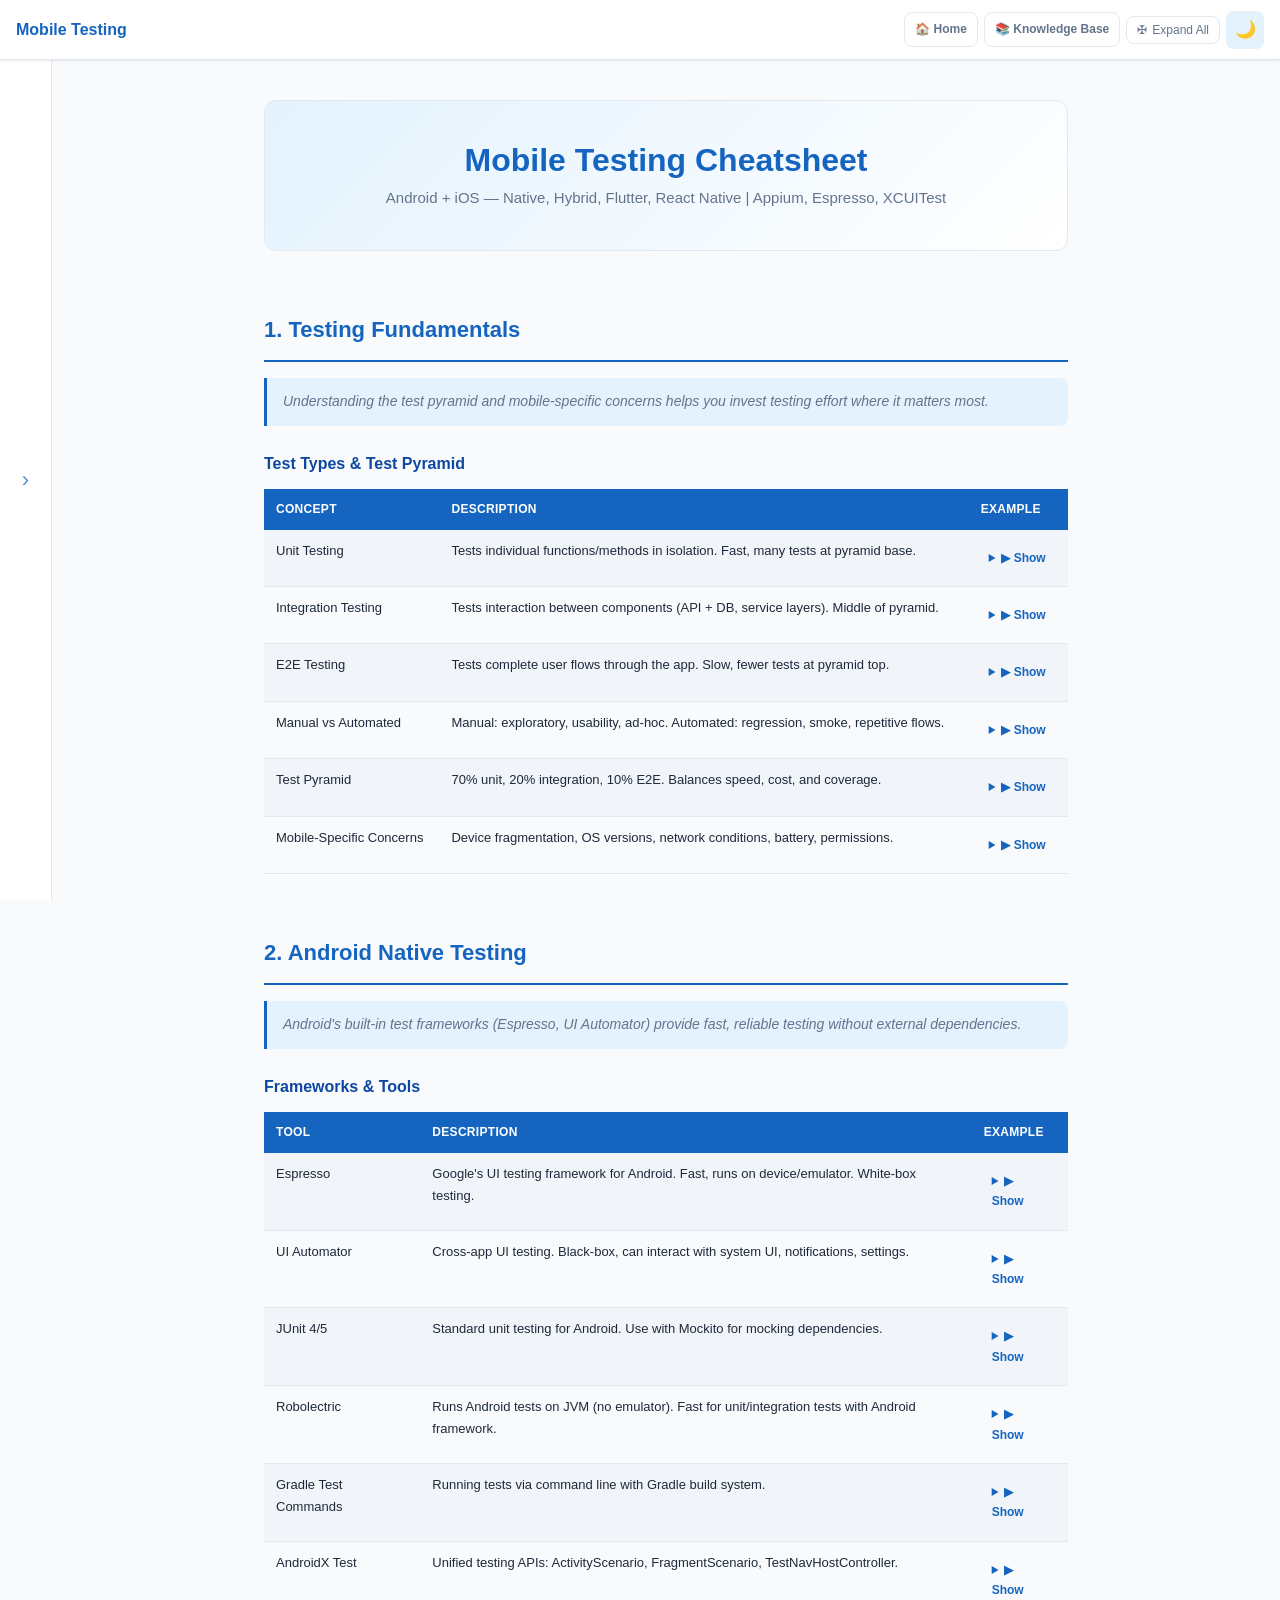
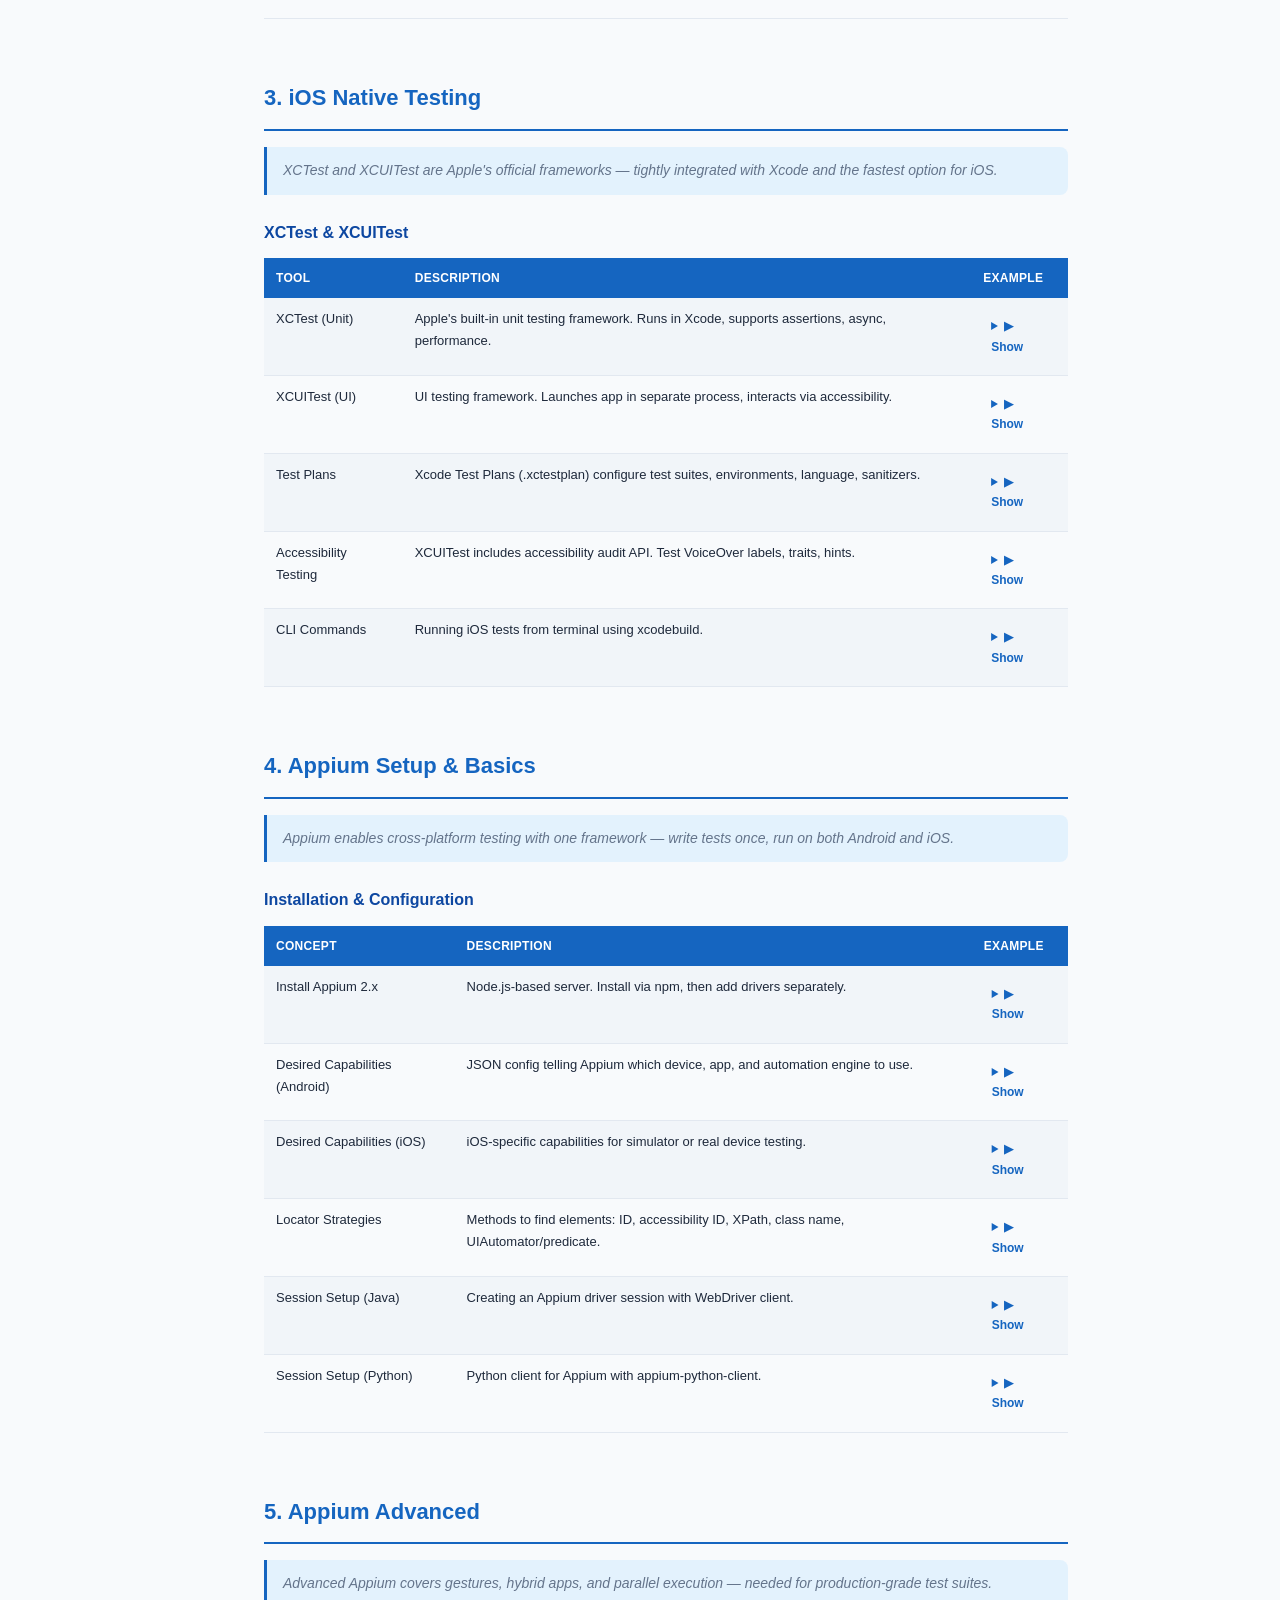
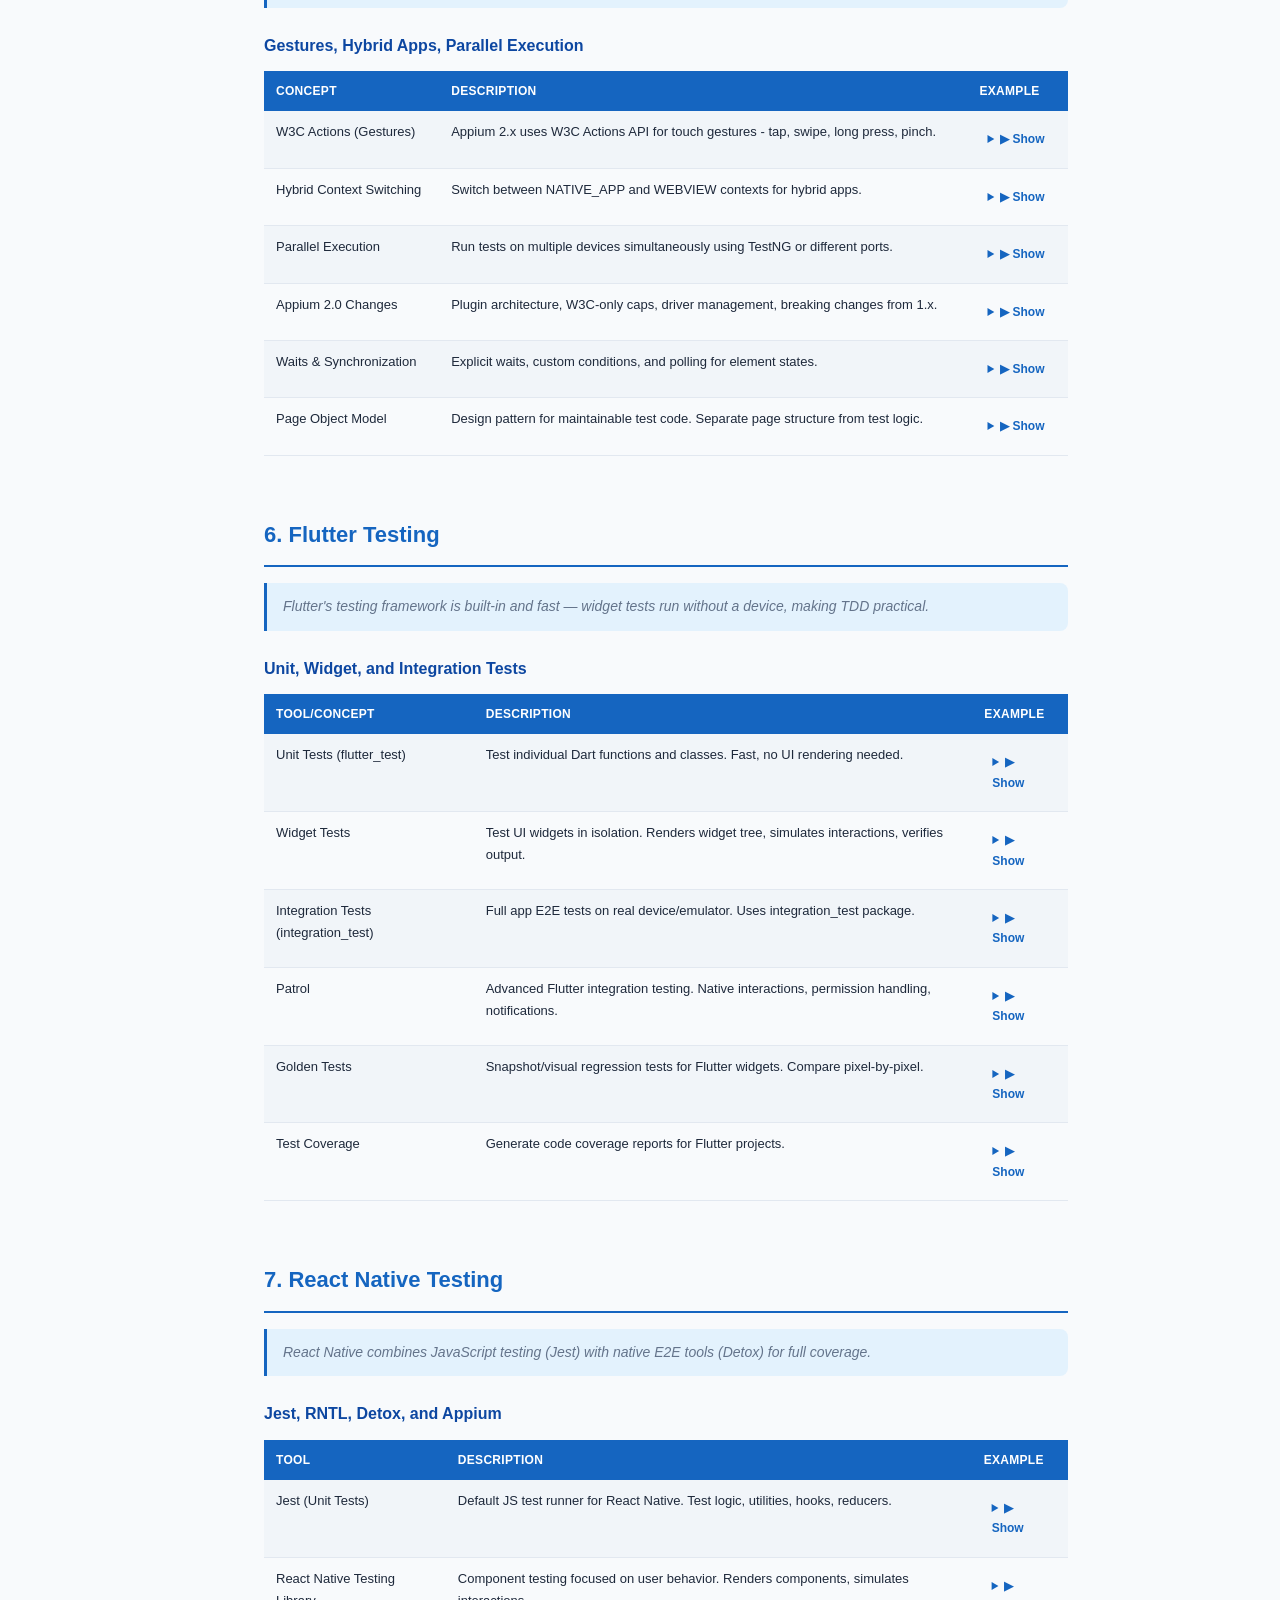
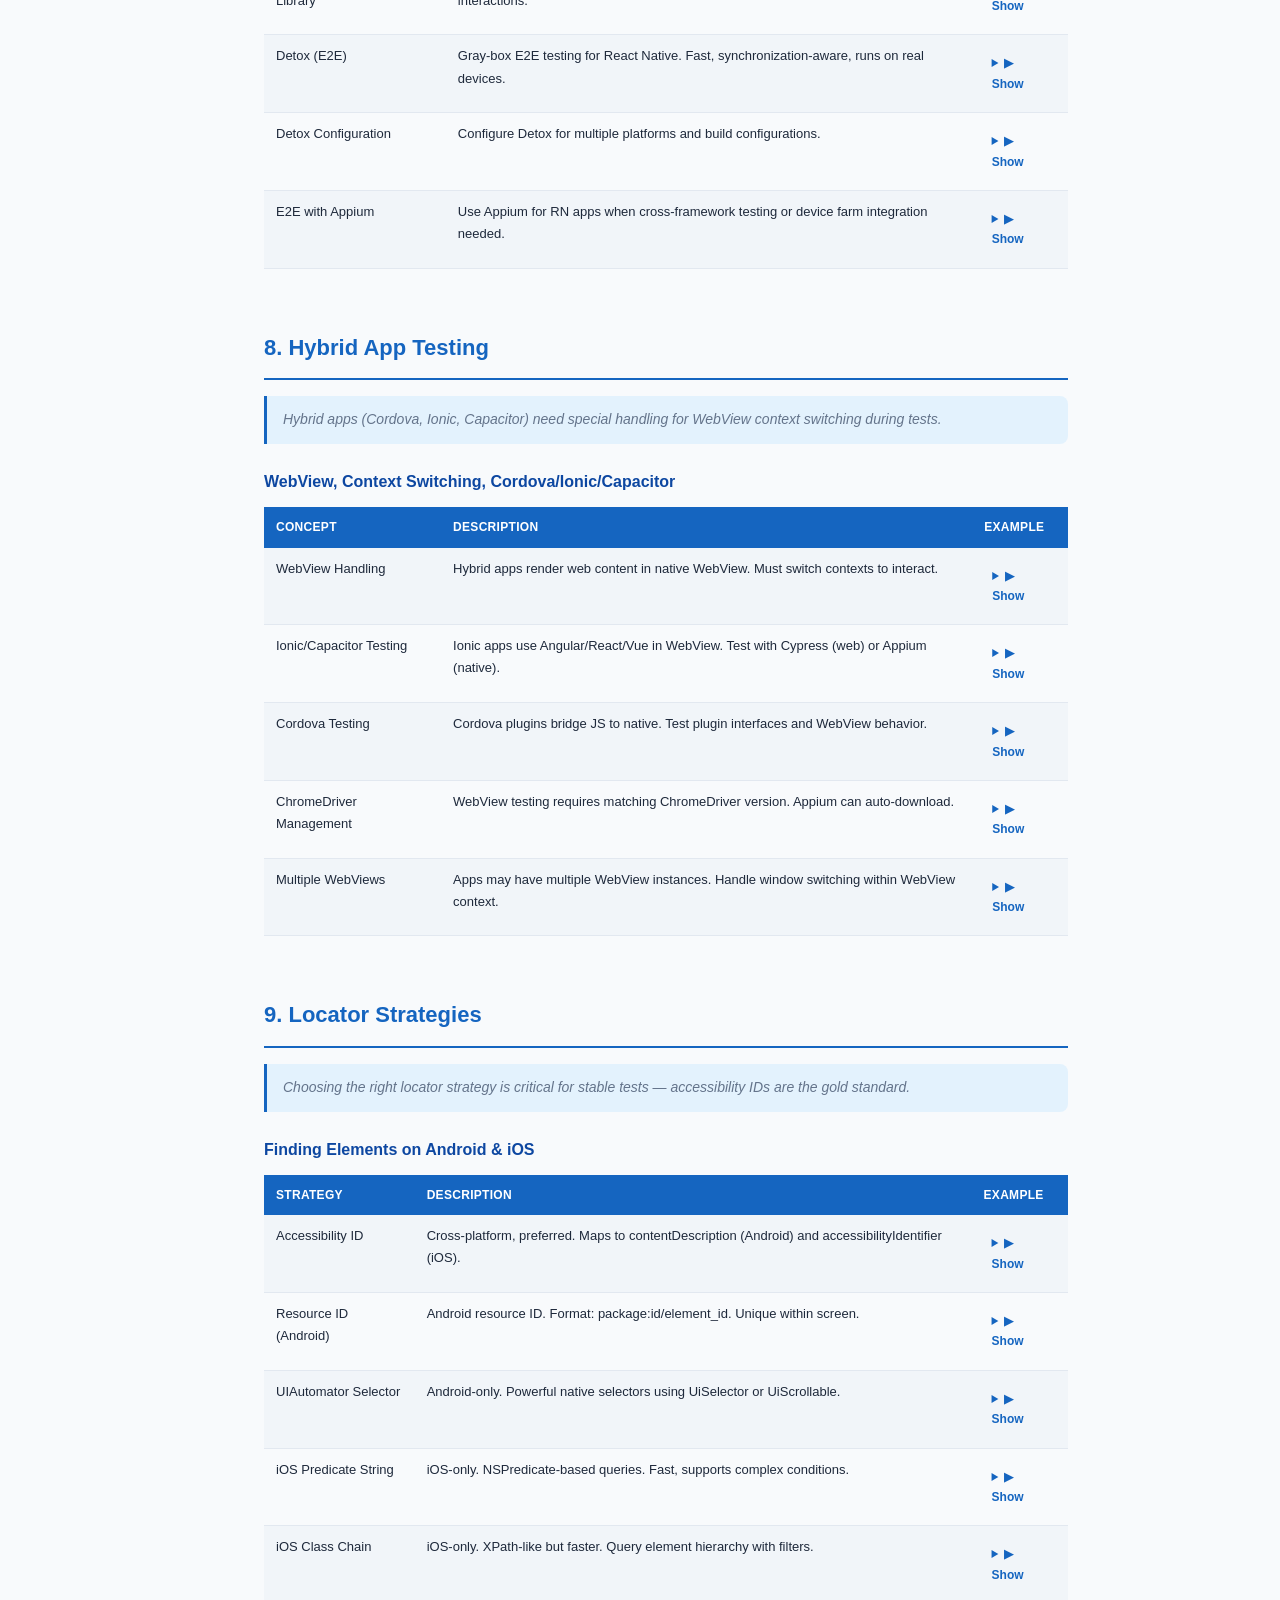
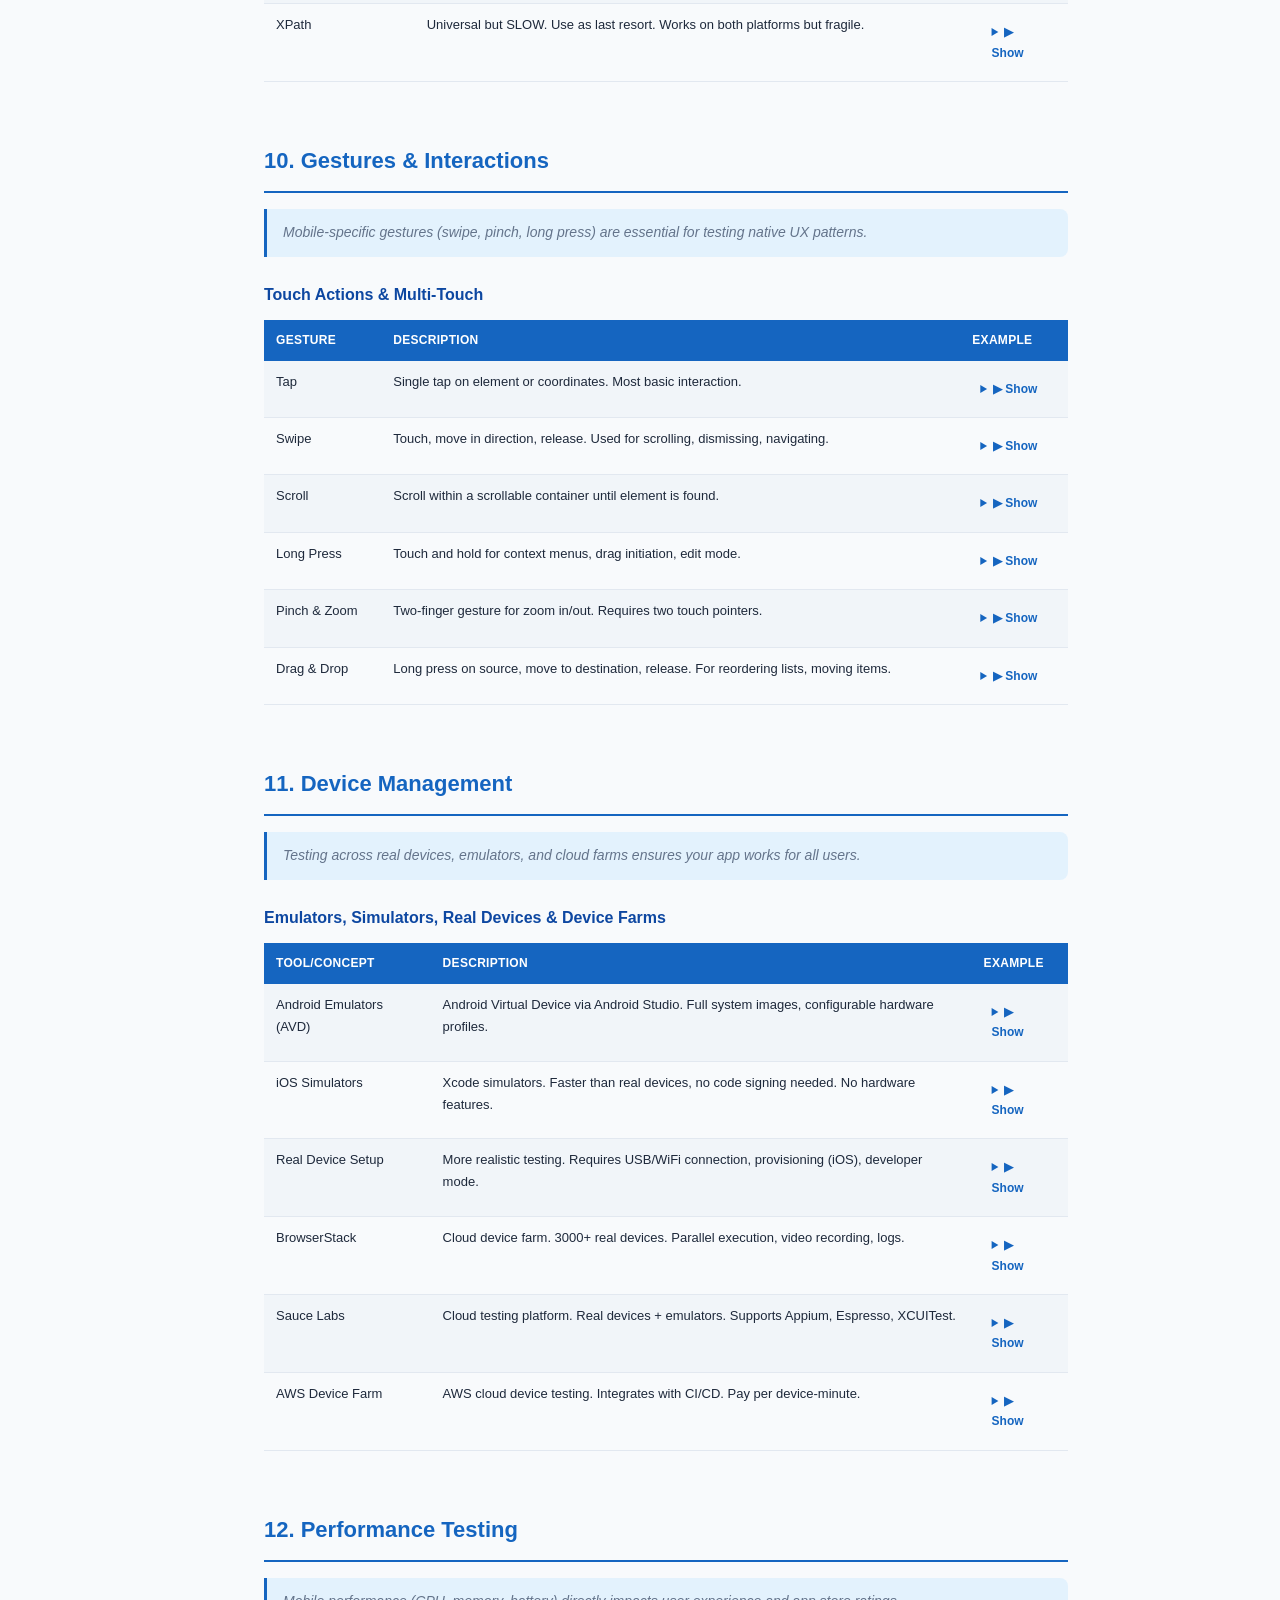
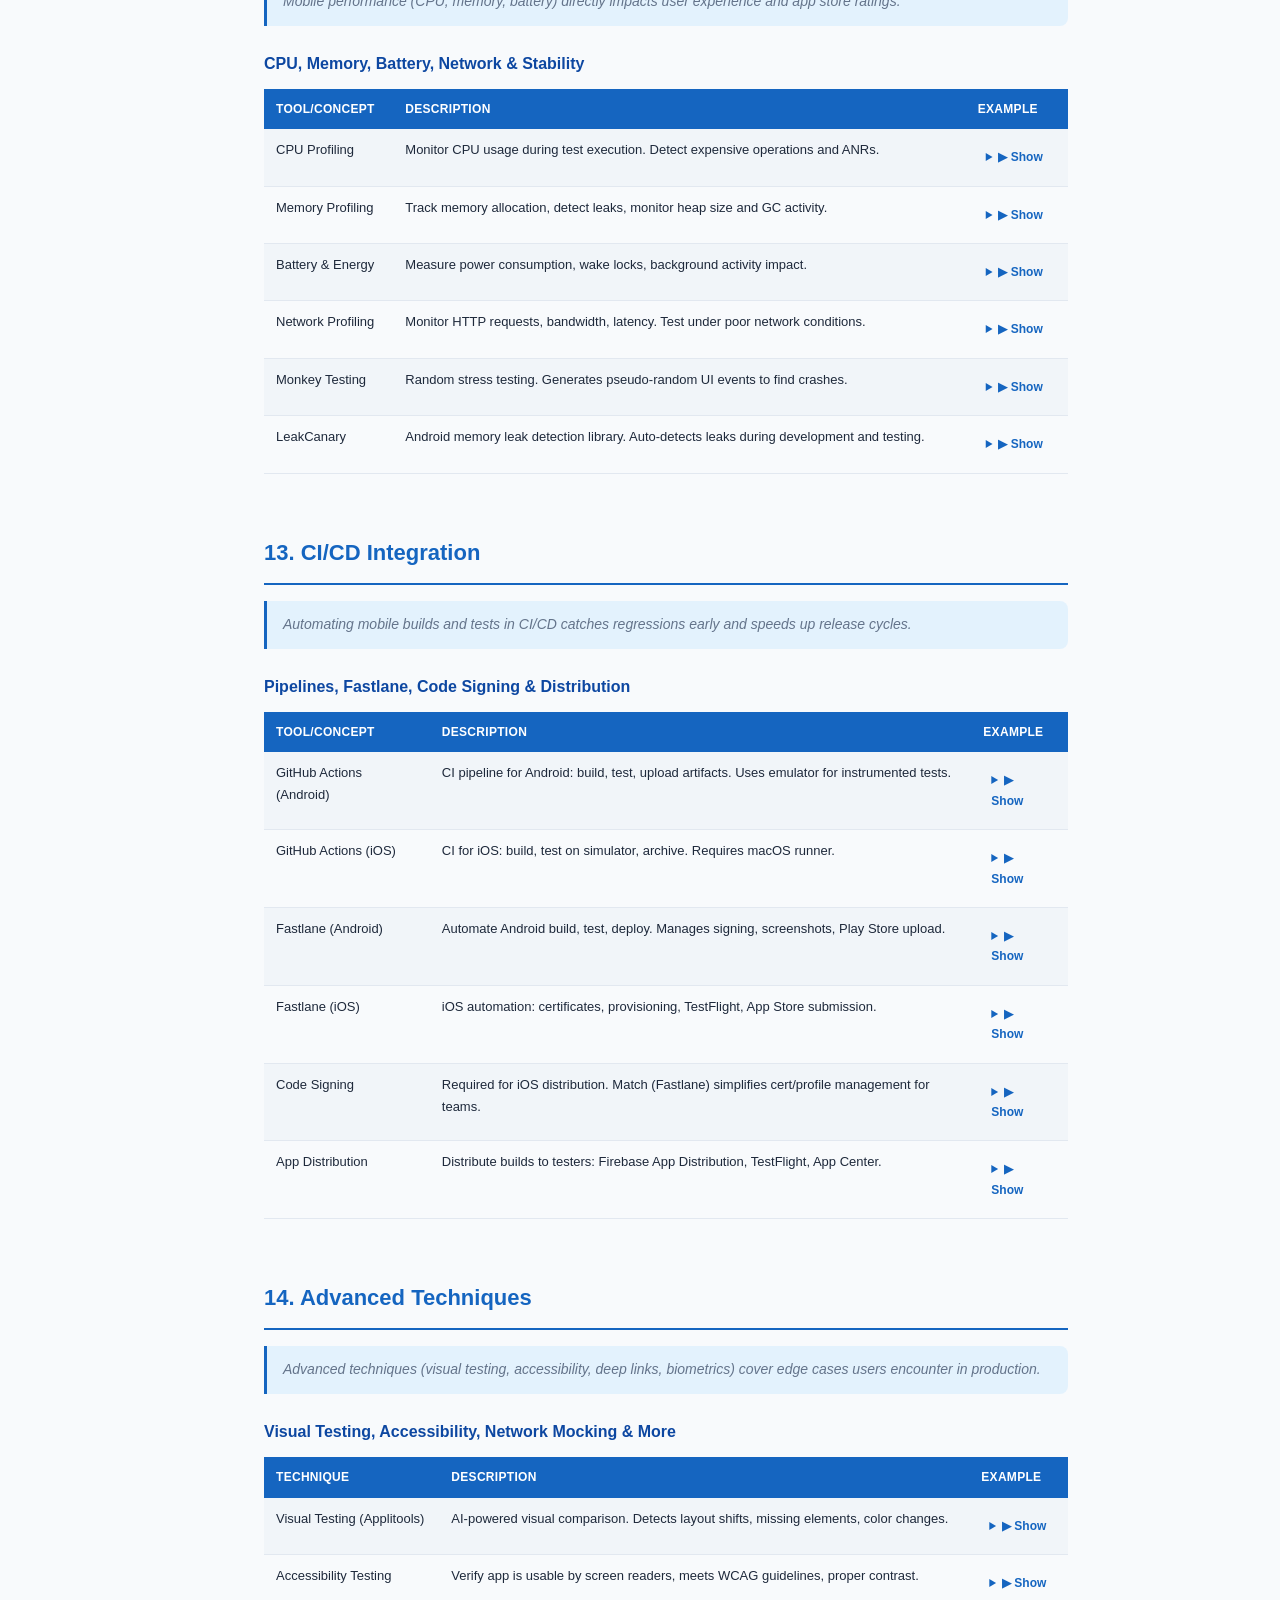
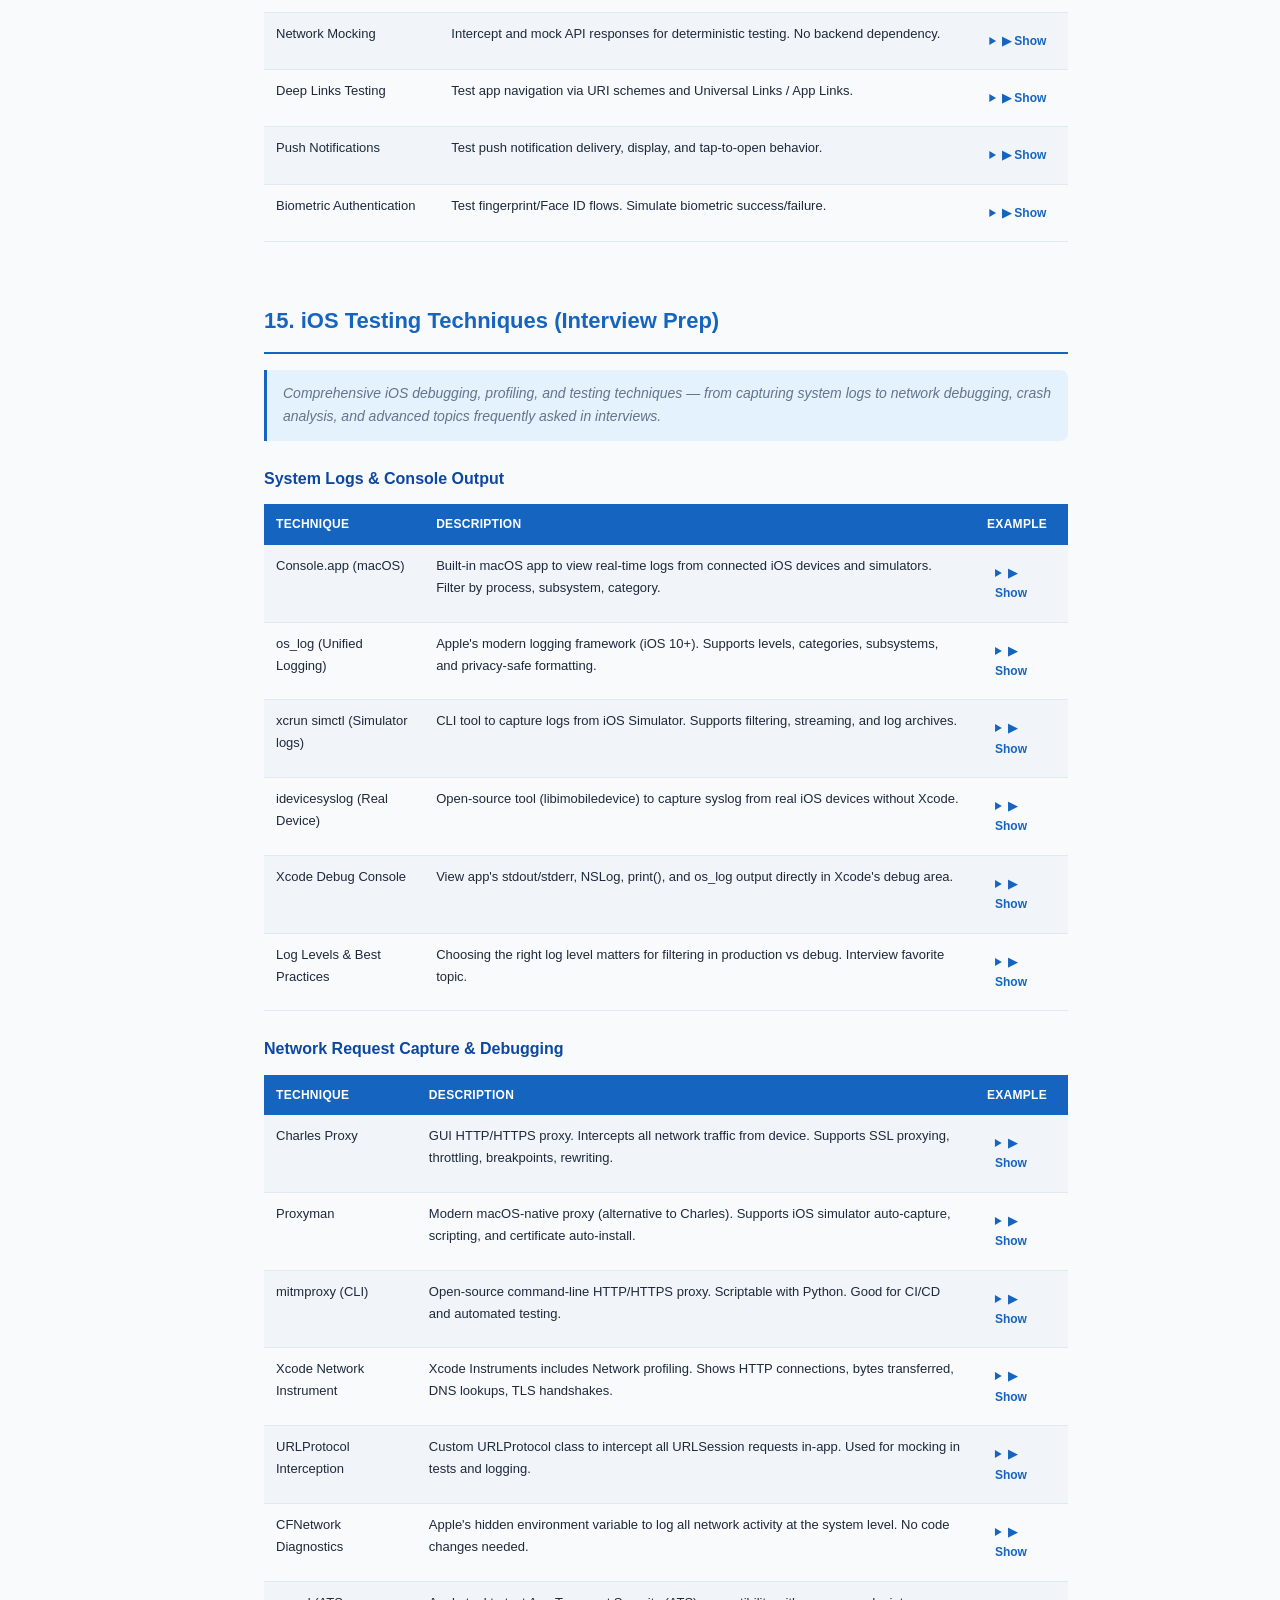
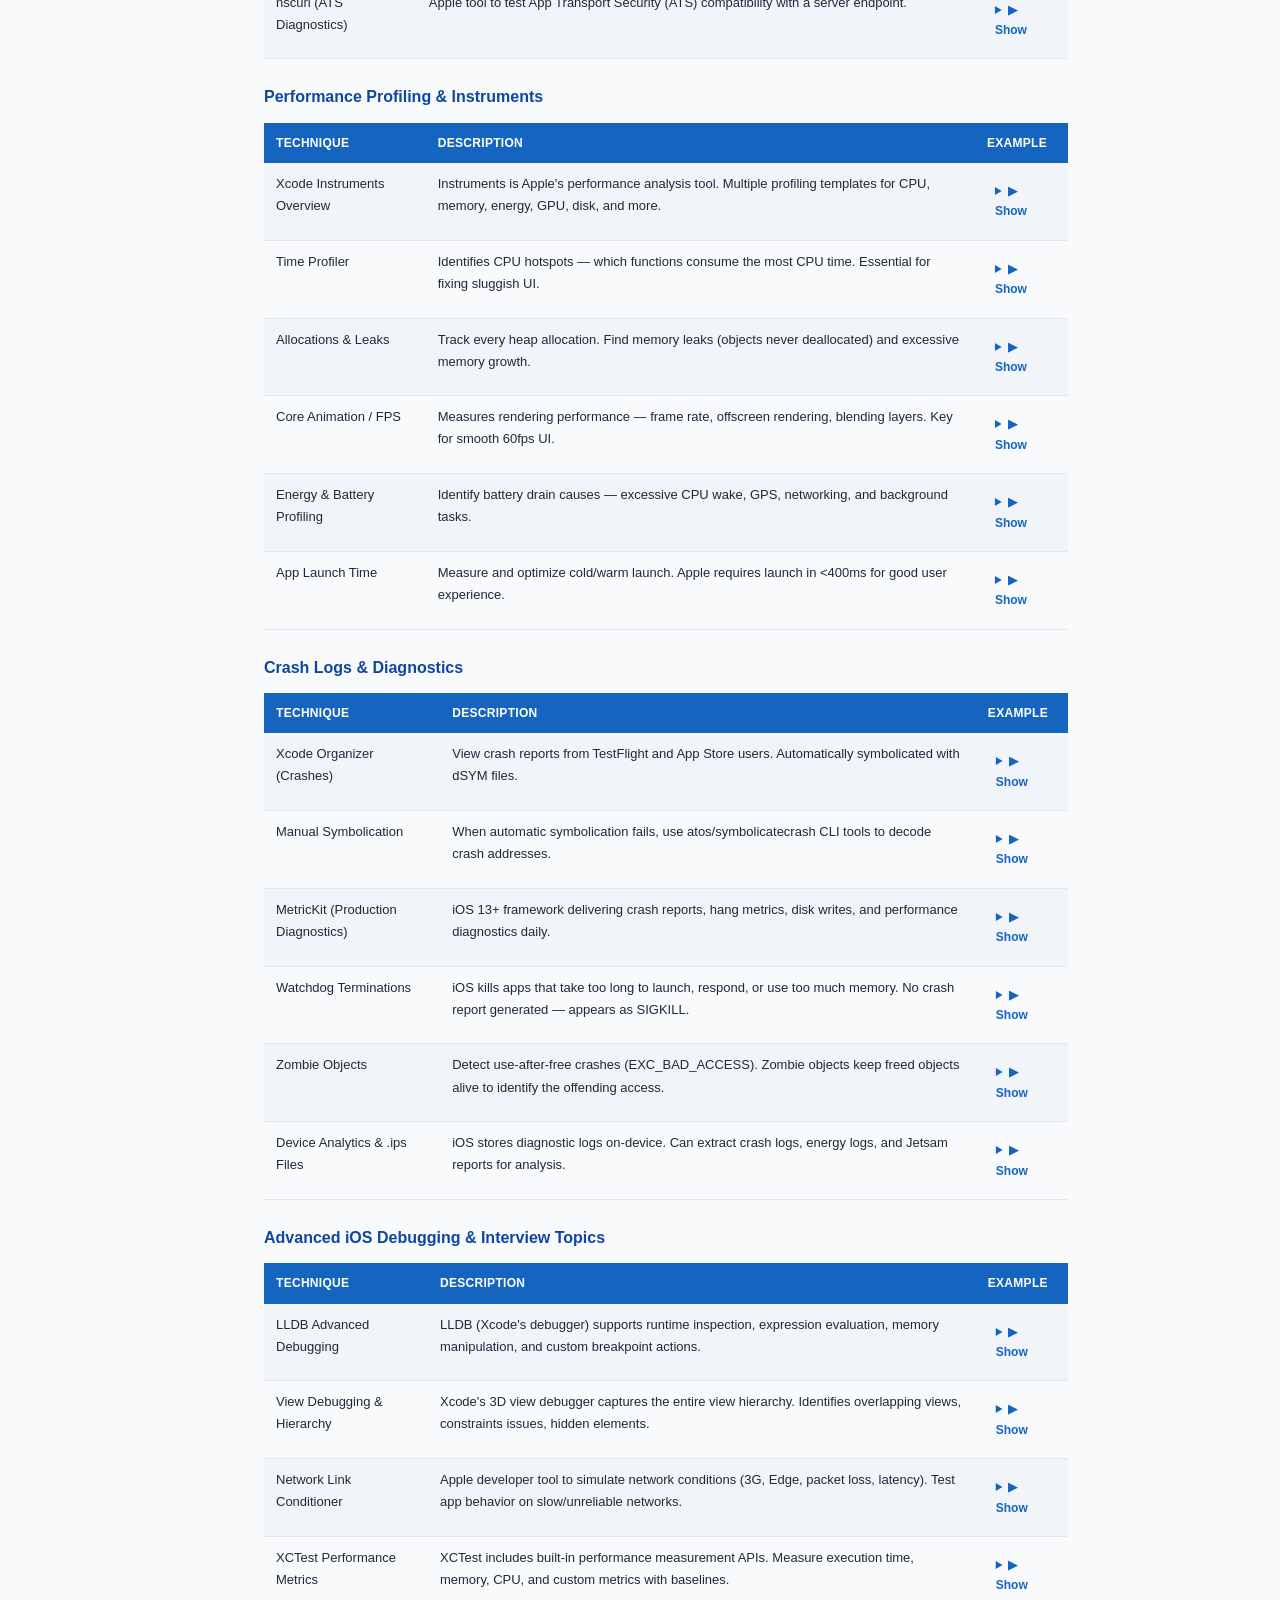
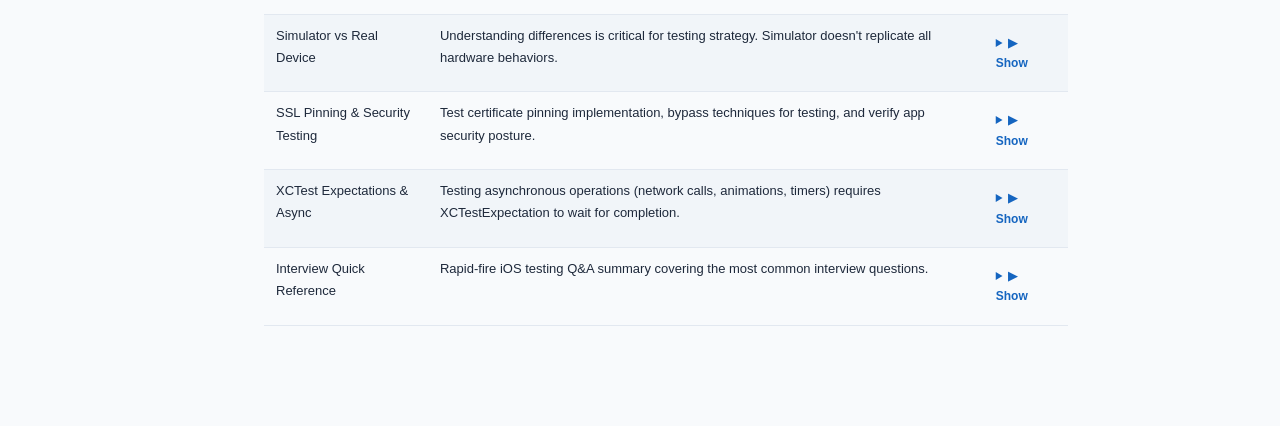
<file: knowledge/mobile-testing-cheatsheet.html>
﻿<!DOCTYPE html>
<html lang="en" data-theme="light">
<head>
<meta charset="UTF-8">
<meta name="viewport" content="width=device-width, initial-scale=1.0">
<title>Mobile Testing Cheatsheet</title>
<link rel="icon" href="data:image/svg+xml,<svg xmlns=%22http://www.w3.org/2000/svg%22 viewBox=%220 0 100 100%22><text y=%22.9em%22 font-size=%2290%22>&#x1F916;</text></svg>" />
<style>
:root{--primary:#1565c0;--primary-dark:#0d47a1;--primary-light:#e3f2fd;--accent:#ff6f00;--bg:#f8fafc;--bg-card:#ffffff;--bg-code:#1e1e1e;--text:#1e293b;--text-muted:#64748b;--text-code:#d4d4d4;--border:#e2e8f0;--border-light:#f1f5f9;--shadow-sm:0 1px 3px rgba(0,0,0,.08);--shadow-md:0 4px 12px rgba(0,0,0,.1);--shadow-lg:0 8px 24px rgba(0,0,0,.12);--radius:8px;--radius-lg:12px;--font-sans:-apple-system,BlinkMacSystemFont,'Segoe UI',Roboto,'Inter',sans-serif;--font-mono:'JetBrains Mono','Fira Code','Consolas','Monaco',monospace;--nav-height:60px;--toc-width:280px;--toc-width-collapsed:52px}
[data-theme=dark]{--primary:#64b5f6;--primary-dark:#90caf9;--primary-light:#1a2332;--accent:#ffab40;--bg:#0f172a;--bg-card:#1e293b;--bg-code:#0d1117;--text:#e2e8f0;--text-muted:#94a3b8;--text-code:#d4d4d4;--border:#334155;--border-light:#1e293b;--shadow-sm:0 1px 3px rgba(0,0,0,.3);--shadow-md:0 4px 12px rgba(0,0,0,.4);--shadow-lg:0 8px 24px rgba(0,0,0,.5)}
*,::before,::after{box-sizing:border-box;margin:0;padding:0}
html{scroll-behavior:smooth;scroll-padding-top:calc(var(--nav-height) + 16px)}
body{font-family:var(--font-sans);font-size:15px;line-height:1.7;color:var(--text);background:var(--bg);transition:background .3s,color .3s;-webkit-font-smoothing:antialiased}
a{color:var(--primary)}
.top-nav{position:fixed;top:0;left:0;right:0;height:var(--nav-height);background:var(--bg-card);border-bottom:1px solid var(--border);box-shadow:var(--shadow-sm);display:flex;align-items:center;justify-content:space-between;padding:0 16px;z-index:1000;backdrop-filter:blur(10px);transition:background .3s}
.nav-left{display:flex;align-items:center;gap:8px;min-width:0;overflow:hidden}
.nav-brand{font-size:16px;font-weight:700;color:var(--primary);white-space:nowrap;overflow:hidden;text-overflow:ellipsis}
.nav-actions{display:flex;align-items:center;gap:6px;flex-shrink:0}
.nav-btn{display:inline-flex;align-items:center;gap:5px;padding:6px 10px;border:1px solid var(--border);background:var(--bg-card);border-radius:var(--radius);font-size:12px;font-weight:600;color:var(--text-muted);text-decoration:none;cursor:pointer;white-space:nowrap;transition:all .2s}
.nav-btn:hover{border-color:var(--primary);color:var(--primary);background:var(--primary-light)}
.menu-btn{display:flex;align-items:center;justify-content:center;width:40px;height:40px;border:none;background:var(--primary-light);border-radius:var(--radius);cursor:pointer;color:var(--primary);font-size:20px;transition:all .2s;flex-shrink:0}
.menu-btn:hover{background:var(--primary);color:#fff}
.theme-toggle{display:flex;align-items:center;justify-content:center;width:38px;height:38px;border:none;background:var(--primary-light);border-radius:var(--radius);cursor:pointer;font-size:17px;transition:all .2s;flex-shrink:0}
.theme-toggle:hover{background:var(--primary);color:#fff}
.expand-toggle{display:flex;align-items:center;gap:5px;padding:6px 10px;border:1px solid var(--border);background:var(--bg-card);border-radius:var(--radius);cursor:pointer;font-size:12px;color:var(--text-muted);transition:all .2s;white-space:nowrap}
.expand-toggle:hover{border-color:var(--primary);color:var(--primary)}
.expand-toggle.active{background:var(--primary-light);border-color:var(--primary);color:var(--primary)}
.sidebar{position:fixed;top:var(--nav-height);left:-100%;width:min(var(--toc-width),85vw);height:calc(100vh - var(--nav-height));background:var(--bg-card);border-right:1px solid var(--border);overflow:hidden;z-index:900;transition:left .25s ease,width .25s ease;padding:0}
.sidebar.open{left:0;width:min(var(--toc-width),85vw)}
.sidebar-overlay{position:fixed;inset:0;top:var(--nav-height);background:rgba(0,0,0,.4);z-index:899;opacity:0;pointer-events:none;transition:opacity .3s}
.sidebar-overlay.open{opacity:1;pointer-events:all}
.sidebar-inner{width:var(--toc-width);padding:16px;min-height:100%;height:100%;overflow-y:auto}
.sidebar h3{font-size:13px;font-weight:600;color:var(--text-muted);text-transform:uppercase;letter-spacing:.5px;margin-bottom:10px;padding-bottom:8px;border-bottom:1px solid var(--border);white-space:nowrap}
.sidebar ol{list-style:none;padding:0}
.sidebar li{margin:2px 0}
.sidebar a{display:block;padding:7px 10px;color:var(--text);text-decoration:none;font-size:13px;border-radius:6px;transition:all .2s;line-height:1.4;white-space:nowrap}
.sidebar a:hover{background:var(--primary-light);color:var(--primary)}
.sidebar a.active{background:var(--primary);color:#fff;font-weight:500}
.sidebar-collapse-btn{display:flex;align-items:center;justify-content:center;width:32px;height:32px;border:none;background:var(--primary-light);border-radius:var(--radius);cursor:pointer;color:var(--primary);font-size:14px;margin-bottom:12px;transition:all .2s;flex-shrink:0}
.sidebar-collapse-btn:hover{background:var(--primary);color:#fff}
.scroll-progress{position:fixed;top:var(--nav-height);left:0;height:3px;background:var(--primary);z-index:1001;transition:width .1s;width:0}
.main-content{max-width:900px;margin:0 auto;padding:calc(var(--nav-height) + 24px) 16px 60px}
.page-header{text-align:center;margin-bottom:32px;padding:32px 16px;background:linear-gradient(135deg,var(--primary-light),var(--bg-card));border-radius:var(--radius-lg);border:1px solid var(--border)}
.page-header h1{font-size:clamp(22px,5vw,32px);font-weight:800;color:var(--primary);margin-bottom:8px;line-height:1.2}
.page-header .subtitle{font-size:clamp(12px,3vw,15px);color:var(--text-muted);line-height:1.5}
h2{font-size:clamp(18px,4vw,22px);font-weight:700;color:var(--primary);margin:48px 0 16px;padding:12px 0;border-bottom:2px solid var(--primary);scroll-margin-top:calc(var(--nav-height) + 16px)}
h3{font-size:clamp(14px,3.5vw,16px);font-weight:600;color:var(--primary-dark);margin:24px 0 12px}
.section-desc{color:var(--text-muted);font-size:14px;margin:0 0 16px;padding:12px 16px;border-left:3px solid var(--primary);background:var(--primary-light);border-radius:0 var(--radius) var(--radius) 0;font-style:italic}
.table-wrapper,.table-wrap{overflow-x:auto;-webkit-overflow-scrolling:touch;margin:12px 0 24px;border-radius:var(--radius);border:1px solid var(--border);box-shadow:var(--shadow-sm)}
table{width:100%;border-collapse:collapse;font-size:13px;min-width:400px}
th{background:var(--primary);color:#fff;padding:10px 12px;text-align:left;font-weight:600;font-size:12px;text-transform:uppercase;letter-spacing:.3px;white-space:nowrap}
td{padding:10px 12px;border-bottom:1px solid var(--border);vertical-align:top}
tr:nth-child(even){background:var(--border-light)}
tr:hover{background:var(--primary-light)}
[data-theme=dark] th{background:#1e3a5f}
code{background:var(--bg-code);color:var(--text-code);padding:2px 6px;border-radius:4px;font-family:var(--font-mono);font-size:12px}
.cmd{background:var(--bg-code);color:var(--text-code);padding:2px 6px;border-radius:4px;font-family:var(--font-mono);font-size:12px}
details{margin:4px 0}
details summary{cursor:pointer;color:var(--primary);font-weight:600;font-size:12px;padding:4px 8px;border-radius:4px;transition:background .2s;user-select:none;-webkit-user-select:none}
details summary:hover{background:var(--primary-light)}
details pre,pre{background:var(--bg-code);color:var(--text-code);padding:14px 16px;border-radius:var(--radius);font-family:var(--font-mono);font-size:12px;overflow-x:auto;-webkit-overflow-scrolling:touch;margin:8px 0;line-height:1.6;max-height:400px;overflow-y:auto}
.code-modal-overlay{position:fixed;inset:0;background:rgba(0,0,0,.6);backdrop-filter:blur(4px);z-index:2000;display:flex;align-items:center;justify-content:center;padding:16px;opacity:0;pointer-events:none;transition:opacity .25s ease}
.code-modal-overlay.active{opacity:1;pointer-events:all}
.code-modal{background:var(--bg-code);border:1px solid var(--border);border-radius:var(--radius-lg);box-shadow:var(--shadow-lg);width:100%;max-width:700px;max-height:80vh;display:flex;flex-direction:column;transform:scale(.9) translateY(20px);transition:transform .25s ease;overflow:hidden}
.code-modal-overlay.active .code-modal{transform:scale(1) translateY(0)}
.code-modal-header{display:flex;align-items:center;justify-content:space-between;padding:12px 16px;background:var(--primary);color:#fff;font-size:13px;font-weight:600}
.code-modal-close{width:32px;height:32px;border:none;background:rgba(255,255,255,.2);color:#fff;border-radius:6px;font-size:18px;cursor:pointer;display:flex;align-items:center;justify-content:center;transition:background .2s}
.code-modal-close:hover{background:rgba(255,255,255,.3)}
.code-modal-body{overflow:auto;-webkit-overflow-scrolling:touch;padding:16px 20px;flex:1}
.code-modal-body pre{background:transparent;color:var(--text-code);font-family:var(--font-mono);font-size:13px;line-height:1.7;margin:0;white-space:pre-wrap;word-break:break-word;max-height:none}
.back-to-top{position:fixed;bottom:24px;right:24px;width:44px;height:44px;background:var(--primary);color:#fff;border:none;border-radius:50%;font-size:22px;cursor:pointer;box-shadow:var(--shadow-md);display:flex;align-items:center;justify-content:center;opacity:0;transform:translateY(20px);transition:all .3s;z-index:800}
.back-to-top.visible{opacity:1;transform:translateY(0)}
.back-to-top:hover{transform:translateY(-2px);box-shadow:var(--shadow-lg)}
.tip{background:#ecfdf5;border-left:4px solid #10b981;padding:12px 16px;margin:16px 0;font-size:13px;border-radius:0 var(--radius) var(--radius) 0;line-height:1.6}
[data-theme=dark] .tip{background:#064e3b30;border-color:#10b981}
.cmt{color:#6a9955}.kw{color:#569cd6}.str{color:#ce9178}.fn{color:#dcdcaa}
@media(max-width:640px){.code-modal{max-height:85vh;border-radius:var(--radius-lg) var(--radius-lg) 0 0}.code-modal-overlay{align-items:flex-end;padding:0}.expand-label,.nav-brand{display:none}}
@media(min-width:768px){.main-content{padding:calc(var(--nav-height) + 32px) 24px 80px}.page-header{padding:40px 32px}}
@media(min-width:1024px){
  body{padding-left:var(--toc-width-collapsed)}
  .main-content{padding:calc(var(--nav-height) + 40px) 32px 100px;margin:0 auto;max-width:900px}
  .sidebar{left:0;width:var(--toc-width-collapsed);overflow:hidden;transition:width .3s ease,box-shadow .3s ease}
  .sidebar:hover{width:var(--toc-width);box-shadow:var(--shadow-lg)}
  .sidebar:not(:hover) .sidebar-inner{opacity:0;pointer-events:none}
  .sidebar:hover .sidebar-inner{opacity:1;pointer-events:all;transition:opacity .2s ease .1s}
  .sidebar-inner{width:var(--toc-width);height:100%;overflow-y:auto;transition:opacity .15s ease}
  .sidebar:hover a{pointer-events:all}
  .sidebar:not(:hover)::after{content:"\203A";position:absolute;top:50%;left:50%;transform:translate(-50%,-50%);font-size:22px;color:var(--primary);opacity:0.7;pointer-events:none;transition:opacity .2s ease}
  .sidebar:hover::after{opacity:0}
  .sidebar-overlay,.menu-btn{display:none}
}
@media(min-width:1200px){.main-content{padding-left:48px;padding-right:48px}}
@keyframes fadeIn{from{opacity:0;transform:translateY(10px)}to{opacity:1;transform:translateY(0)}}
.main-content>*{animation:fadeIn .3s ease forwards}
@media print{.top-nav,.sidebar,.sidebar-overlay,.back-to-top,.scroll-progress,.code-modal-overlay{display:none!important}.main-content{margin:0;padding:10px;max-width:100%}body{font-size:11px;background:#fff;color:#000}}
</style>
</head>
<body>

<div class="scroll-progress" id="scrollProgress"></div>

<nav class="top-nav">
  <div class="nav-left">
    <button class="menu-btn" id="menuBtn" aria-label="Toggle menu">&#9776;</button>
    <span class="nav-brand">Mobile Testing</span>
  </div>
  <div class="nav-actions">
    <a href="../index.html" class="nav-btn">&#127968; Home</a>
    <a href="index.html" class="nav-btn">&#128218; Knowledge Base</a>
    <button class="expand-toggle" id="expandToggle">&#10016; <span class="expand-label">Expand All</span></button>
    <button class="theme-toggle" id="themeToggle" aria-label="Toggle theme">&#127769;</button>
  </div>
</nav>

<div class="sidebar-overlay" id="sidebarOverlay"></div>

<aside class="sidebar" id="sidebar">
  <div class="sidebar-inner">
  <h3>&#128209; Contents</h3>
  <ol>
      <li><a href="#fundamentals">1. Testing Fundamentals</a></li>
      <li><a href="#android-native">2. Android Native Testing</a></li>
      <li><a href="#ios-native">3. iOS Native Testing</a></li>
      <li><a href="#appium-basics">4. Appium Setup &amp; Basics</a></li>
      <li><a href="#appium-advanced">5. Appium Advanced</a></li>
      <li><a href="#flutter">6. Flutter Testing</a></li>
      <li><a href="#react-native">7. React Native Testing</a></li>
      <li><a href="#hybrid">8. Hybrid App Testing</a></li>
      <li><a href="#locators">9. Locator Strategies</a></li>
      <li><a href="#gestures">10. Gestures &amp; Interactions</a></li>
      <li><a href="#devices">11. Device Management</a></li>
      <li><a href="#performance">12. Performance Testing</a></li>
      <li><a href="#cicd">13. CI/CD Integration</a></li>
      <li><a href="#advanced">14. Advanced Techniques</a></li>
      <li><a href="#ios-techniques">15. iOS Testing Techniques (Interview Prep)</a></li>
  </ol>
  </div>
</aside>

<main class="main-content">

<div class="page-header">
  <h1>Mobile Testing Cheatsheet</h1>
  <p class="subtitle">Android + iOS &mdash; Native, Hybrid, Flutter, React Native | Appium, Espresso, XCUITest</p>
</div>

<h2 id="fundamentals">1. Testing Fundamentals</h2>
<p class="section-desc">Understanding the test pyramid and mobile-specific concerns helps you invest testing effort where it matters most.</p>

<h3>Test Types &amp; Test Pyramid</h3>
<table>
<tr><th>Concept</th><th>Description</th><th>Example</th></tr>
<tr><td>Unit Testing</td><td>Tests individual functions/methods in isolation. Fast, many tests at pyramid base.</td><td><details><summary>▶ Show</summary><pre><span class="cmt">// JUnit unit test example</span>
@Test
public void testAddition() {
    Calculator calc = new Calculator();
    assertEquals(5, calc.add(2, 3));
}</pre></details></td></tr>
<tr><td>Integration Testing</td><td>Tests interaction between components (API + DB, service layers). Middle of pyramid.</td><td><details><summary>▶ Show</summary><pre><span class="cmt">// Testing API service integration</span>
@Test
public void testUserServiceFetchesFromApi() {
    UserService service = new UserService(mockApi);
    User user = service.getUser(1);
    assertNotNull(user);
    verify(mockApi).fetchUser(1);
}</pre></details></td></tr>
<tr><td>E2E Testing</td><td>Tests complete user flows through the app. Slow, fewer tests at pyramid top.</td><td><details><summary>▶ Show</summary><pre><span class="cmt">// Appium E2E test</span>
driver.findElement(By.id("username")).sendKeys("user1");
driver.findElement(By.id("password")).sendKeys("pass123");
driver.findElement(By.id("login_btn")).click();
<span class="cmt">// Verify home screen loads</span>
assertTrue(driver.findElement(By.id("welcome")).isDisplayed());</pre></details></td></tr>
<tr><td>Manual vs Automated</td><td>Manual: exploratory, usability, ad-hoc. Automated: regression, smoke, repetitive flows.</td><td><details><summary>▶ Show</summary><pre><span class="cmt">Manual testing scenarios:</span>
- Exploratory testing of new features
- Usability/UX evaluation
- Edge case discovery

<span class="cmt">Automate when:</span>
- Tests run frequently (regression)
- Stable features with clear expected results
- Cross-device/OS compatibility checks</pre></details></td></tr>
<tr><td>Test Pyramid</td><td>70% unit, 20% integration, 10% E2E. Balances speed, cost, and coverage.</td><td><details><summary>▶ Show</summary><pre>        /  E2E  \        ← Slow, expensive, few
       / Integration\    ← Medium speed, moderate
      /    Unit Tests  \  ← Fast, cheap, many
     ‾‾‾‾‾‾‾‾‾‾‾‾‾‾‾‾‾

<span class="cmt">Mobile-specific addition:</span>
- Component/Widget tests (Flutter/RN)
- Snapshot tests (visual regression)
- Contract tests (API boundaries)</pre></details></td></tr>
<tr><td>Mobile-Specific Concerns</td><td>Device fragmentation, OS versions, network conditions, battery, permissions.</td><td><details><summary>▶ Show</summary><pre><span class="cmt">Key mobile testing dimensions:</span>
- Screen sizes: phone, tablet, foldable
- OS versions: Android 10-14, iOS 15-17
- Network: WiFi, 4G, 3G, offline
- Permissions: camera, location, storage
- Interruptions: calls, notifications, low battery
- Orientation: portrait, landscape</pre></details></td></tr>
</table>

<!-- Section 2: Android Native Testing -->
<h2 id="android-native">2. Android Native Testing</h2>
<p class="section-desc">Android's built-in test frameworks (Espresso, UI Automator) provide fast, reliable testing without external dependencies.</p>

<h3>Frameworks &amp; Tools</h3>
<table>
<tr><th>Tool</th><th>Description</th><th>Example</th></tr>
<tr><td>Espresso</td><td>Google's UI testing framework for Android. Fast, runs on device/emulator. White-box testing.</td><td><details><summary>▶ Show</summary><pre><span class="cmt">// Espresso test - login flow</span>
@RunWith(AndroidJUnit4.class)
public class LoginTest {
    @Rule
    public ActivityScenarioRule&lt;LoginActivity&gt; rule =
        new ActivityScenarioRule&lt;&gt;(LoginActivity.class);

    @Test
    public void testSuccessfulLogin() {
        <span class="cmt">// Type username</span>
        onView(withId(R.id.username))
            .perform(typeText("user@test.com"), closeSoftKeyboard());
        <span class="cmt">// Type password</span>
        onView(withId(R.id.password))
            .perform(typeText("password123"), closeSoftKeyboard());
        <span class="cmt">// Click login button</span>
        onView(withId(R.id.login_btn)).perform(click());
        <span class="cmt">// Verify home screen</span>
        onView(withId(R.id.welcome_text))
            .check(matches(isDisplayed()));
    }
}</pre></details></td></tr>
<tr><td>UI Automator</td><td>Cross-app UI testing. Black-box, can interact with system UI, notifications, settings.</td><td><details><summary>▶ Show</summary><pre><span class="cmt">// UI Automator - cross-app test</span>
@RunWith(AndroidJUnit4.class)
public class NotificationTest {
    private UiDevice device;

    @Before
    public void setup() {
        device = UiDevice.getInstance(
            InstrumentationRegistry.getInstrumentation());
    }

    @Test
    public void testNotificationAppears() {
        <span class="cmt">// Open notification shade</span>
        device.openNotification();
        device.wait(Until.hasObject(
            By.text("New Message")), 5000);
        UiObject2 notification = device.findObject(
            By.text("New Message"));
        assertNotNull(notification);
        notification.click();
    }
}</pre></details></td></tr>
<tr><td>JUnit 4/5</td><td>Standard unit testing for Android. Use with Mockito for mocking dependencies.</td><td><details><summary>▶ Show</summary><pre><span class="cmt">// JUnit + Mockito unit test</span>
@RunWith(MockitoJUnitRunner.class)
public class UserRepositoryTest {
    @Mock private ApiService apiService;
    @Mock private UserDao userDao;
    private UserRepository repository;

    @Before
    public void setup() {
        repository = new UserRepository(apiService, userDao);
    }

    @Test
    public void testGetUser_fromCache() {
        User cached = new User(1, "John");
        when(userDao.getUser(1)).thenReturn(cached);

        User result = repository.getUser(1);
        assertEquals("John", result.getName());
        verify(apiService, never()).fetchUser(anyInt());
    }
}</pre></details></td></tr>
<tr><td>Robolectric</td><td>Runs Android tests on JVM (no emulator). Fast for unit/integration tests with Android framework.</td><td><details><summary>▶ Show</summary><pre><span class="cmt">// Robolectric - test Activity on JVM</span>
@RunWith(RobolectricTestRunner.class)
@Config(sdk = 33)
public class MainActivityTest {

    @Test
    public void testButtonClick_updatesText() {
        ActivityController&lt;MainActivity&gt; controller =
            Robolectric.buildActivity(MainActivity.class)
                .create().start().resume();
        MainActivity activity = controller.get();

        Button btn = activity.findViewById(R.id.my_button);
        TextView tv = activity.findViewById(R.id.my_text);

        btn.performClick();
        assertEquals("Clicked!", tv.getText().toString());
    }
}</pre></details></td></tr>
<tr><td>Gradle Test Commands</td><td>Running tests via command line with Gradle build system.</td><td><details><summary>▶ Show</summary><pre><span class="cmt"># Run unit tests</span>
<span class="cmd">./gradlew testDebugUnitTest</span>

<span class="cmt"># Run instrumented tests (requires device/emulator)</span>
<span class="cmd">./gradlew connectedDebugAndroidTest</span>

<span class="cmt"># Run specific test class</span>
<span class="cmd">./gradlew testDebugUnitTest --tests "com.app.UserRepositoryTest"</span>

<span class="cmt"># Generate test coverage report</span>
<span class="cmd">./gradlew jacocoTestReport</span></pre></details></td></tr>
<tr><td>AndroidX Test</td><td>Unified testing APIs: ActivityScenario, FragmentScenario, TestNavHostController.</td><td><details><summary>▶ Show</summary><pre><span class="cmt">// FragmentScenario testing</span>
@Test
public void testFragmentDisplaysData() {
    Bundle args = new Bundle();
    args.putString("userId", "123");

    launchFragmentInContainer&lt;ProfileFragment&gt;(args)
        .onFragment { fragment -&gt;
            assertNotNull(fragment.view)
        }

    onView(withId(R.id.profile_name))
        .check(matches(withText("John Doe")));
}

<span class="cmt">// build.gradle dependencies</span>
androidTestImplementation 'androidx.test:runner:1.5.2'
androidTestImplementation 'androidx.test:rules:1.5.0'
androidTestImplementation 'androidx.test.ext:junit:1.1.5'
androidTestImplementation 'androidx.test.espresso:espresso-core:3.5.1'</pre></details></td></tr>
</table>

<!-- Section 3: iOS Native Testing -->
<h2 id="ios-native">3. iOS Native Testing</h2>
<p class="section-desc">XCTest and XCUITest are Apple's official frameworks — tightly integrated with Xcode and the fastest option for iOS.</p>

<h3>XCTest &amp; XCUITest</h3>
<table>
<tr><th>Tool</th><th>Description</th><th>Example</th></tr>
<tr><td>XCTest (Unit)</td><td>Apple's built-in unit testing framework. Runs in Xcode, supports assertions, async, performance.</td><td><details><summary>▶ Show</summary><pre><span class="cmt">// XCTest unit test</span>
import XCTest
@testable import MyApp

class UserServiceTests: XCTestCase {
    var sut: UserService!

    override func setUp() {
        super.setUp()
        sut = UserService(api: MockAPIClient())
    }

    override func tearDown() {
        sut = nil
        super.tearDown()
    }

    func testFetchUser_ReturnsValidUser() async throws {
        let user = try await sut.fetchUser(id: "123")
        XCTAssertEqual(user.name, "John Doe")
        XCTAssertEqual(user.email, "john@test.com")
    }

    func testFetchUser_InvalidID_ThrowsError() async {
        do {
            _ = try await sut.fetchUser(id: "invalid")
            XCTFail("Expected error not thrown")
        } catch {
            XCTAssertEqual(error as? AppError, .userNotFound)
        }
    }
}</pre></details></td></tr>
<tr><td>XCUITest (UI)</td><td>UI testing framework. Launches app in separate process, interacts via accessibility.</td><td><details><summary>▶ Show</summary><pre><span class="cmt">// XCUITest - UI automation</span>
import XCTest

class LoginUITests: XCTestCase {
    let app = XCUIApplication()

    override func setUp() {
        continueAfterFailure = false
        app.launchArguments = ["--uitesting"]
        app.launch()
    }

    func testSuccessfulLogin() {
        let emailField = app.textFields["email_field"]
        emailField.tap()
        emailField.typeText("user@test.com")

        let passwordField = app.secureTextFields["password_field"]
        passwordField.tap()
        passwordField.typeText("password123")

        app.buttons["login_button"].tap()

        <span class="cmt">// Wait for home screen</span>
        let welcome = app.staticTexts["Welcome"]
        XCTAssertTrue(welcome.waitForExistence(timeout: 5))
    }
}</pre></details></td></tr>
<tr><td>Test Plans</td><td>Xcode Test Plans (.xctestplan) configure test suites, environments, language, sanitizers.</td><td><details><summary>▶ Show</summary><pre><span class="cmt">// Test Plan configuration (JSON)</span>
{
  "configurations": [
    {
      "name": "English",
      "options": {
        "language": "en",
        "region": "US",
        "environmentVariableEntries": [
          { "key": "ENV", "value": "test" }
        ]
      }
    },
    {
      "name": "Japanese",
      "options": {
        "language": "ja",
        "region": "JP"
      }
    }
  ],
  "defaultOptions": {
    "codeCoverage": true,
    "addressSanitizer": { "enabled": true }
  }
}

<span class="cmt"># Run test plan from CLI</span>
<span class="cmd">xcodebuild test \
  -project MyApp.xcodeproj \
  -scheme MyApp \
  -testPlan RegressionTests \
  -destination 'platform=iOS Simulator,name=iPhone 15'</span></pre></details></td></tr>
<tr><td>Accessibility Testing</td><td>XCUITest includes accessibility audit API. Test VoiceOver labels, traits, hints.</td><td><details><summary>▶ Show</summary><pre><span class="cmt">// Accessibility testing with XCUITest</span>
func testAccessibility_LoginScreen() throws {
    let app = XCUIApplication()
    app.launch()

    <span class="cmt">// Check accessibility labels exist</span>
    XCTAssertTrue(app.textFields["Email address"].exists)
    XCTAssertTrue(app.secureTextFields["Password"].exists)
    XCTAssertTrue(app.buttons["Sign in to your account"].exists)

    <span class="cmt">// iOS 17+ accessibility audit</span>
    try app.performAccessibilityAudit()
}

<span class="cmt">// Filter specific audit issues</span>
func testAccessibility_Audit() throws {
    let app = XCUIApplication()
    app.launch()
    try app.performAccessibilityAudit(for: [
        .dynamicType,
        .contrast,
        .sufficientElementDescription
    ])
}</pre></details></td></tr>
<tr><td>CLI Commands</td><td>Running iOS tests from terminal using xcodebuild.</td><td><details><summary>▶ Show</summary><pre><span class="cmt"># Run all unit tests</span>
<span class="cmd">xcodebuild test \
  -scheme MyApp \
  -destination 'platform=iOS Simulator,name=iPhone 15,OS=17.0'</span>

<span class="cmt"># Run specific test class</span>
<span class="cmd">xcodebuild test \
  -scheme MyApp \
  -only-testing:MyAppTests/UserServiceTests \
  -destination 'platform=iOS Simulator,name=iPhone 15'</span>

<span class="cmt"># Run with code coverage</span>
<span class="cmd">xcodebuild test \
  -scheme MyApp \
  -enableCodeCoverage YES \
  -resultBundlePath TestResults.xcresult \
  -destination 'platform=iOS Simulator,name=iPhone 15'</span>

<span class="cmt"># Extract coverage report</span>
<span class="cmd">xcrun xccov view --report TestResults.xcresult</span></pre></details></td></tr>
</table>

<!-- Section 4: Appium Setup & Basics -->
<h2 id="appium-basics">4. Appium Setup &amp; Basics</h2>
<p class="section-desc">Appium enables cross-platform testing with one framework — write tests once, run on both Android and iOS.</p>

<h3>Installation &amp; Configuration</h3>
<table>
<tr><th>Concept</th><th>Description</th><th>Example</th></tr>
<tr><td>Install Appium 2.x</td><td>Node.js-based server. Install via npm, then add drivers separately.</td><td><details><summary>▶ Show</summary><pre><span class="cmt"># Install Appium 2.x globally</span>
<span class="cmd">npm install -g appium</span>

<span class="cmt"># Install platform drivers</span>
<span class="cmd">appium driver install uiautomator2</span>   <span class="cmt"># Android</span>
<span class="cmd">appium driver install xcuitest</span>        <span class="cmt"># iOS</span>

<span class="cmt"># Verify installation</span>
<span class="cmd">appium driver list --installed</span>

<span class="cmt"># Start Appium server</span>
<span class="cmd">appium --port 4723 --base-path /wd/hub</span>

<span class="cmt"># Check environment setup</span>
<span class="cmd">npx appium-doctor --android</span>
<span class="cmd">npx appium-doctor --ios</span></pre></details></td></tr>
<tr><td>Desired Capabilities (Android)</td><td>JSON config telling Appium which device, app, and automation engine to use.</td><td><details><summary>▶ Show</summary><pre><span class="cmt">// Android capabilities (W3C format)</span>
{
  "platformName": "Android",
  "appium:automationName": "UiAutomator2",
  "appium:deviceName": "Pixel_6_API_33",
  "appium:app": "/path/to/app.apk",
  "appium:appPackage": "com.example.myapp",
  "appium:appActivity": ".MainActivity",
  "appium:noReset": true,
  "appium:autoGrantPermissions": true,
  "appium:newCommandTimeout": 300
}

<span class="cmt">// For already-installed app (skip install)</span>
{
  "platformName": "Android",
  "appium:automationName": "UiAutomator2",
  "appium:appPackage": "com.example.myapp",
  "appium:appActivity": ".MainActivity"
}</pre></details></td></tr>
<tr><td>Desired Capabilities (iOS)</td><td>iOS-specific capabilities for simulator or real device testing.</td><td><details><summary>▶ Show</summary><pre><span class="cmt">// iOS capabilities (W3C format)</span>
{
  "platformName": "iOS",
  "appium:automationName": "XCUITest",
  "appium:deviceName": "iPhone 15",
  "appium:platformVersion": "17.0",
  "appium:app": "/path/to/MyApp.app",
  "appium:udid": "auto",
  "appium:xcodeOrgId": "TEAM_ID",
  "appium:xcodeSigningId": "iPhone Developer",
  "appium:noReset": true,
  "appium:wdaLocalPort": 8100
}

<span class="cmt">// For real device (requires provisioning)</span>
{
  "platformName": "iOS",
  "appium:automationName": "XCUITest",
  "appium:udid": "DEVICE_UDID_HERE",
  "appium:bundleId": "com.example.myapp",
  "appium:xcodeOrgId": "ABC123DEF",
  "appium:xcodeSigningId": "iPhone Developer"
}</pre></details></td></tr>
<tr><td>Locator Strategies</td><td>Methods to find elements: ID, accessibility ID, XPath, class name, UIAutomator/predicate.</td><td><details><summary>▶ Show</summary><pre><span class="cmt">// Java - Appium locator strategies</span>

<span class="cmt">// Accessibility ID (cross-platform, preferred)</span>
driver.findElement(AppiumBy.accessibilityId("login_button"));

<span class="cmt">// ID (Android: resource-id)</span>
driver.findElement(AppiumBy.id("com.app:id/username"));

<span class="cmt">// XPath (slow, use as last resort)</span>
driver.findElement(By.xpath("//android.widget.Button[@text='Login']"));

<span class="cmt">// Class name</span>
driver.findElement(By.className("android.widget.EditText"));

<span class="cmt">// Android UIAutomator selector</span>
driver.findElement(AppiumBy.androidUIAutomator(
    "new UiSelector().text(\"Login\")"));

<span class="cmt">// iOS predicate string</span>
driver.findElement(AppiumBy.iOSNsPredicateString(
    "type == 'XCUIElementTypeButton' AND label == 'Login'"));

<span class="cmt">// iOS class chain</span>
driver.findElement(AppiumBy.iOSClassChain(
    "**/XCUIElementTypeButton[`label == 'Login'`]"));</pre></details></td></tr>
<tr><td>Session Setup (Java)</td><td>Creating an Appium driver session with WebDriver client.</td><td><details><summary>▶ Show</summary><pre><span class="cmt">// Java client setup (Appium 2.x)</span>
import io.appium.java_client.android.AndroidDriver;
import io.appium.java_client.android.options.UiAutomator2Options;

public class AppiumTest {
    private AndroidDriver driver;

    @Before
    public void setUp() {
        UiAutomator2Options options = new UiAutomator2Options()
            .setDeviceName("Pixel_6")
            .setApp("/path/to/app.apk")
            .setAutoGrantPermissions(true);

        driver = new AndroidDriver(
            new URL("http://localhost:4723/wd/hub"), options);
        driver.manage().timeouts()
            .implicitlyWait(Duration.ofSeconds(10));
    }

    @After
    public void tearDown() {
        if (driver != null) driver.quit();
    }
}

<span class="cmt">// Maven dependency</span>
&lt;dependency&gt;
    &lt;groupId&gt;io.appium&lt;/groupId&gt;
    &lt;artifactId&gt;java-client&lt;/artifactId&gt;
    &lt;version&gt;9.0.0&lt;/version&gt;
&lt;/dependency&gt;</pre></details></td></tr>
<tr><td>Session Setup (Python)</td><td>Python client for Appium with appium-python-client.</td><td><details><summary>▶ Show</summary><pre><span class="cmt"># Python client setup</span>
<span class="cmd">pip install Appium-Python-Client</span>

from appium import webdriver
from appium.options.android import UiAutomator2Options

options = UiAutomator2Options()
options.platform_name = 'Android'
options.device_name = 'Pixel_6'
options.app = '/path/to/app.apk'
options.auto_grant_permissions = True

driver = webdriver.Remote(
    'http://localhost:4723/wd/hub',
    options=options
)

<span class="cmt"># Find and interact with elements</span>
from appium.webdriver.common.appiumby import AppiumBy

email = driver.find_element(AppiumBy.ACCESSIBILITY_ID, 'email_field')
email.send_keys('user@test.com')

login_btn = driver.find_element(AppiumBy.ACCESSIBILITY_ID, 'login')
login_btn.click()

driver.quit()</pre></details></td></tr>
</table>

<!-- Section 5: Appium Advanced -->
<h2 id="appium-advanced">5. Appium Advanced</h2>
<p class="section-desc">Advanced Appium covers gestures, hybrid apps, and parallel execution — needed for production-grade test suites.</p>

<h3>Gestures, Hybrid Apps, Parallel Execution</h3>
<table>
<tr><th>Concept</th><th>Description</th><th>Example</th></tr>
<tr><td>W3C Actions (Gestures)</td><td>Appium 2.x uses W3C Actions API for touch gestures - tap, swipe, long press, pinch.</td><td><details><summary>▶ Show</summary><pre><span class="cmt">// W3C Actions - Swipe gesture (Java)</span>
import org.openqa.selenium.interactions.Sequence;
import org.openqa.selenium.interactions.PointerInput;

PointerInput finger = new PointerInput(
    PointerInput.Kind.TOUCH, "finger");
Sequence swipe = new Sequence(finger, 1);

<span class="cmt">// Swipe from bottom to top</span>
swipe.addAction(finger.createPointerMove(
    Duration.ZERO, PointerInput.Origin.viewport(), 500, 1500));
swipe.addAction(finger.createPointerDown(
    PointerInput.MouseButton.LEFT.asArg()));
swipe.addAction(finger.createPointerMove(
    Duration.ofMillis(800), PointerInput.Origin.viewport(), 500, 300));
swipe.addAction(finger.createPointerUp(
    PointerInput.MouseButton.LEFT.asArg()));

driver.perform(Collections.singletonList(swipe));</pre></details></td></tr>
<tr><td>Hybrid Context Switching</td><td>Switch between NATIVE_APP and WEBVIEW contexts for hybrid apps.</td><td><details><summary>▶ Show</summary><pre><span class="cmt">// Context switching for WebView</span>
Set&lt;String&gt; contexts = driver.getContextHandles();
<span class="cmt">// Prints: [NATIVE_APP, WEBVIEW_com.app]</span>
System.out.println(contexts);

<span class="cmt">// Switch to WebView</span>
driver.context("WEBVIEW_com.app");
<span class="cmt">// Now use web locators</span>
driver.findElement(By.cssSelector("#login-form input[type='email']"))
    .sendKeys("user@test.com");

<span class="cmt">// Switch back to native</span>
driver.context("NATIVE_APP");
driver.findElement(AppiumBy.accessibilityId("submit")).click();

<span class="cmt">// Enable WebView debugging (in app code)</span>
<span class="cmt">// WebView.setWebContentsDebuggingEnabled(true);</span></pre></details></td></tr>
<tr><td>Parallel Execution</td><td>Run tests on multiple devices simultaneously using TestNG or different ports.</td><td><details><summary>▶ Show</summary><pre><span class="cmt">&lt;!-- TestNG parallel execution XML --&gt;</span>
&lt;suite name="Parallel" parallel="tests" thread-count="2"&gt;
  &lt;test name="Pixel6"&gt;
    &lt;parameter name="udid" value="emulator-5554"/&gt;
    &lt;parameter name="systemPort" value="8200"/&gt;
    &lt;classes&gt;
      &lt;class name="tests.LoginTest"/&gt;
    &lt;/classes&gt;
  &lt;/test&gt;
  &lt;test name="Pixel7"&gt;
    &lt;parameter name="udid" value="emulator-5556"/&gt;
    &lt;parameter name="systemPort" value="8201"/&gt;
    &lt;classes&gt;
      &lt;class name="tests.LoginTest"/&gt;
    &lt;/classes&gt;
  &lt;/test&gt;
&lt;/suite&gt;

<span class="cmt"># Start multiple Appium servers</span>
<span class="cmd">appium --port 4723 --base-path /wd/hub</span>
<span class="cmd">appium --port 4724 --base-path /wd/hub</span></pre></details></td></tr>
<tr><td>Appium 2.0 Changes</td><td>Plugin architecture, W3C-only caps, driver management, breaking changes from 1.x.</td><td><details><summary>▶ Show</summary><pre><span class="cmt">Key Appium 2.0 changes:</span>

<span class="cmt"># 1. Driver management (no bundled drivers)</span>
<span class="cmd">appium driver install uiautomator2</span>
<span class="cmd">appium driver install xcuitest</span>
<span class="cmd">appium driver list</span>

<span class="cmt"># 2. Plugin system</span>
<span class="cmd">appium plugin install images</span>
<span class="cmd">appium plugin install --source=npm appium-wait-plugin</span>
<span class="cmd">appium --use-plugins=images,wait</span>

<span class="cmt"># 3. Capabilities MUST use vendor prefix</span>
<span class="cmt">// Old (1.x): "automationName": "UiAutomator2"</span>
<span class="cmt">// New (2.x): "appium:automationName": "UiAutomator2"</span>

<span class="cmt"># 4. Base path default changed</span>
<span class="cmt">// 1.x default: /wd/hub</span>
<span class="cmt">// 2.x default: / (empty)</span>
<span class="cmd">appium --base-path /wd/hub</span>  <span class="cmt"># for backward compat</span></pre></details></td></tr>
<tr><td>Waits &amp; Synchronization</td><td>Explicit waits, custom conditions, and polling for element states.</td><td><details><summary>▶ Show</summary><pre><span class="cmt">// Explicit wait strategies</span>
WebDriverWait wait = new WebDriverWait(driver, Duration.ofSeconds(15));

<span class="cmt">// Wait for element visible</span>
WebElement el = wait.until(
    ExpectedConditions.visibilityOfElementLocated(
        AppiumBy.accessibilityId("home_screen")));

<span class="cmt">// Wait for element clickable</span>
wait.until(ExpectedConditions.elementToBeClickable(
    AppiumBy.id("com.app:id/submit_btn"))).click();

<span class="cmt">// Custom wait condition</span>
wait.until(driver -&gt; {
    List&lt;WebElement&gt; items = driver.findElements(
        AppiumBy.className("android.widget.TextView"));
    return items.size() &gt; 5;
});

<span class="cmt">// Fluent wait with polling</span>
Wait&lt;WebDriver&gt; fluentWait = new FluentWait&lt;&gt;(driver)
    .withTimeout(Duration.ofSeconds(30))
    .pollingEvery(Duration.ofMillis(500))
    .ignoring(NoSuchElementException.class);</pre></details></td></tr>
<tr><td>Page Object Model</td><td>Design pattern for maintainable test code. Separate page structure from test logic.</td><td><details><summary>▶ Show</summary><pre><span class="cmt">// Page Object - LoginPage.java</span>
public class LoginPage {
    private AndroidDriver driver;

    @AndroidFindBy(accessibility = "email_field")
    private WebElement emailField;

    @AndroidFindBy(accessibility = "password_field")
    private WebElement passwordField;

    @AndroidFindBy(accessibility = "login_button")
    private WebElement loginButton;

    public LoginPage(AndroidDriver driver) {
        this.driver = driver;
        PageFactory.initElements(
            new AppiumFieldDecorator(driver), this);
    }

    public HomePage login(String email, String password) {
        emailField.sendKeys(email);
        passwordField.sendKeys(password);
        loginButton.click();
        return new HomePage(driver);
    }
}

<span class="cmt">// Test using Page Object</span>
@Test
public void testLogin() {
    LoginPage loginPage = new LoginPage(driver);
    HomePage home = loginPage.login("user@test.com", "pass");
    assertTrue(home.isWelcomeDisplayed());
}</pre></details></td></tr>
</table>

<!-- Section 6: Flutter Testing -->
<h2 id="flutter">6. Flutter Testing</h2>
<p class="section-desc">Flutter's testing framework is built-in and fast — widget tests run without a device, making TDD practical.</p>

<h3>Unit, Widget, and Integration Tests</h3>
<table>
<tr><th>Tool/Concept</th><th>Description</th><th>Example</th></tr>
<tr><td>Unit Tests (flutter_test)</td><td>Test individual Dart functions and classes. Fast, no UI rendering needed.</td><td><details><summary>▶ Show</summary><pre><span class="cmt">// test/user_service_test.dart</span>
import 'package:flutter_test/flutter_test.dart';
import 'package:mockito/mockito.dart';
import 'package:my_app/services/user_service.dart';

class MockApi extends Mock implements ApiClient {}

void main() {
  late UserService service;
  late MockApi mockApi;

  setUp(() {
    mockApi = MockApi();
    service = UserService(api: mockApi);
  });

  group('UserService', () {
    test('fetchUser returns user on success', () async {
      when(mockApi.getUser('123'))
          .thenAnswer((_) async =&gt; User(name: 'John'));

      final user = await service.fetchUser('123');
      expect(user.name, equals('John'));
      verify(mockApi.getUser('123')).called(1);
    });

    test('fetchUser throws on network error', () {
      when(mockApi.getUser(any))
          .thenThrow(NetworkException());

      expect(
        () =&gt; service.fetchUser('123'),
        throwsA(isA&lt;NetworkException&gt;()),
      );
    });
  });
}

<span class="cmt"># Run unit tests</span>
<span class="cmd">flutter test test/user_service_test.dart</span></pre></details></td></tr>
<tr><td>Widget Tests</td><td>Test UI widgets in isolation. Renders widget tree, simulates interactions, verifies output.</td><td><details><summary>▶ Show</summary><pre><span class="cmt">// test/widgets/login_form_test.dart</span>
import 'package:flutter/material.dart';
import 'package:flutter_test/flutter_test.dart';
import 'package:my_app/widgets/login_form.dart';

void main() {
  testWidgets('LoginForm shows error on empty submit',
      (WidgetTester tester) async {
    await tester.pumpWidget(
      MaterialApp(home: Scaffold(body: LoginForm())),
    );

    <span class="cmt">// Tap submit without filling fields</span>
    await tester.tap(find.byType(ElevatedButton));
    await tester.pump();

    <span class="cmt">// Verify error message appears</span>
    expect(find.text('Email is required'), findsOneWidget);
  });

  testWidgets('LoginForm calls onLogin with credentials',
      (WidgetTester tester) async {
    String? capturedEmail;

    await tester.pumpWidget(
      MaterialApp(
        home: Scaffold(
          body: LoginForm(
            onLogin: (email, pass) =&gt; capturedEmail = email,
          ),
        ),
      ),
    );

    await tester.enterText(
      find.byKey(Key('email_field')), 'user@test.com');
    await tester.enterText(
      find.byKey(Key('password_field')), 'pass123');
    await tester.tap(find.byType(ElevatedButton));
    await tester.pump();

    expect(capturedEmail, equals('user@test.com'));
  });
}

<span class="cmt"># Run widget tests</span>
<span class="cmd">flutter test test/widgets/</span></pre></details></td></tr>
<tr><td>Integration Tests (integration_test)</td><td>Full app E2E tests on real device/emulator. Uses integration_test package.</td><td><details><summary>▶ Show</summary><pre><span class="cmt">// integration_test/app_test.dart</span>
import 'package:flutter_test/flutter_test.dart';
import 'package:integration_test/integration_test.dart';
import 'package:my_app/main.dart' as app;

void main() {
  IntegrationTestWidgetsFlutterBinding.ensureInitialized();

  testWidgets('Full login flow', (tester) async {
    app.main();
    await tester.pumpAndSettle();

    <span class="cmt">// Enter credentials</span>
    await tester.enterText(
      find.byKey(Key('email_field')), 'user@test.com');
    await tester.enterText(
      find.byKey(Key('password_field')), 'password');
    await tester.tap(find.text('Login'));
    await tester.pumpAndSettle();

    <span class="cmt">// Verify navigation to home</span>
    expect(find.text('Welcome'), findsOneWidget);
  });
}

<span class="cmt"># Run integration tests</span>
<span class="cmd">flutter test integration_test/app_test.dart</span>

<span class="cmt"># Run on specific device</span>
<span class="cmd">flutter test integration_test/ -d emulator-5554</span></pre></details></td></tr>
<tr><td>Patrol</td><td>Advanced Flutter integration testing. Native interactions, permission handling, notifications.</td><td><details><summary>▶ Show</summary><pre><span class="cmt">// integration_test/patrol_test.dart</span>
import 'package:patrol/patrol.dart';
import 'package:my_app/main.dart' as app;

void main() {
  patrolTest('Grant permission and take photo',
    ($) async {
      app.main();
      await $.pumpAndSettle();

      <span class="cmt">// Tap camera button</span>
      await $(#camera_button).tap();

      <span class="cmt">// Handle native permission dialog</span>
      await $.native.grantPermissionWhenInUse();

      <span class="cmt">// Interact with native camera</span>
      await $.native.tap(Selector(text: 'Take Photo'));

      <span class="cmt">// Back in Flutter context</span>
      await $.pumpAndSettle();
      expect($(#photo_preview), findsOneWidget);
    },
  );
}

<span class="cmt"># Setup patrol</span>
<span class="cmd">dart pub global activate patrol_cli</span>
<span class="cmd">patrol build android</span>
<span class="cmd">patrol test</span>

<span class="cmt"># pubspec.yaml</span>
dev_dependencies:
  patrol: ^3.0.0
  integration_test:
    sdk: flutter</pre></details></td></tr>
<tr><td>Golden Tests</td><td>Snapshot/visual regression tests for Flutter widgets. Compare pixel-by-pixel.</td><td><details><summary>▶ Show</summary><pre><span class="cmt">// test/golden/button_test.dart</span>
import 'package:flutter/material.dart';
import 'package:flutter_test/flutter_test.dart';
import 'package:my_app/widgets/custom_button.dart';

void main() {
  testWidgets('CustomButton matches golden', (tester) async {
    await tester.pumpWidget(
      MaterialApp(
        home: Scaffold(
          body: CustomButton(label: 'Submit'),
        ),
      ),
    );

    await expectLater(
      find.byType(CustomButton),
      matchesGoldenFile('goldens/custom_button.png'),
    );
  });
}

<span class="cmt"># Generate golden files</span>
<span class="cmd">flutter test --update-goldens</span>

<span class="cmt"># Run golden tests (compare against saved)</span>
<span class="cmd">flutter test test/golden/</span></pre></details></td></tr>
<tr><td>Test Coverage</td><td>Generate code coverage reports for Flutter projects.</td><td><details><summary>▶ Show</summary><pre><span class="cmt"># Generate coverage</span>
<span class="cmd">flutter test --coverage</span>

<span class="cmt"># View coverage report (lcov)</span>
<span class="cmd">genhtml coverage/lcov.info -o coverage/html</span>
<span class="cmd">open coverage/html/index.html</span>

<span class="cmt"># Coverage with specific tests</span>
<span class="cmd">flutter test --coverage test/services/</span>

<span class="cmt"># Minimum coverage threshold (CI)</span>
<span class="cmd">flutter test --coverage</span>
<span class="cmd">lcov --summary coverage/lcov.info | grep "lines" </span>
<span class="cmt"># Fail if below threshold in CI script</span></pre></details></td></tr>
</table>

<!-- Section 7: React Native Testing -->
<h2 id="react-native">7. React Native Testing</h2>
<p class="section-desc">React Native combines JavaScript testing (Jest) with native E2E tools (Detox) for full coverage.</p>

<h3>Jest, RNTL, Detox, and Appium</h3>
<table>
<tr><th>Tool</th><th>Description</th><th>Example</th></tr>
<tr><td>Jest (Unit Tests)</td><td>Default JS test runner for React Native. Test logic, utilities, hooks, reducers.</td><td><details><summary>▶ Show</summary><pre><span class="cmt">// __tests__/utils/formatDate.test.ts</span>
import { formatDate, isValidEmail } from '../utils';

describe('formatDate', () =&gt; {
  it('formats ISO date to readable string', () =&gt; {
    expect(formatDate('2024-01-15')).toBe('Jan 15, 2024');
  });

  it('returns empty string for invalid date', () =&gt; {
    expect(formatDate('invalid')).toBe('');
  });
});

describe('isValidEmail', () =&gt; {
  it('returns true for valid emails', () =&gt; {
    expect(isValidEmail('user@test.com')).toBe(true);
  });

  it('returns false for invalid emails', () =&gt; {
    expect(isValidEmail('not-an-email')).toBe(false);
    expect(isValidEmail('@missing.com')).toBe(false);
  });
});

<span class="cmt"># Run tests</span>
<span class="cmd">npx jest --coverage</span>
<span class="cmd">npx jest --watch</span></pre></details></td></tr>
<tr><td>React Native Testing Library</td><td>Component testing focused on user behavior. Renders components, simulates interactions.</td><td><details><summary>▶ Show</summary><pre><span class="cmt">// __tests__/components/LoginForm.test.tsx</span>
import React from 'react';
import { render, fireEvent, waitFor } from
  '@testing-library/react-native';
import LoginForm from '../../src/components/LoginForm';

describe('LoginForm', () =&gt; {
  const mockOnLogin = jest.fn();

  it('shows error when submitting empty form', () =&gt; {
    const { getByText, getByTestId } = render(
      &lt;LoginForm onLogin={mockOnLogin} /&gt;
    );

    fireEvent.press(getByTestId('submit-button'));
    expect(getByText('Email is required')).toBeTruthy();
  });

  it('calls onLogin with credentials', async () =&gt; {
    const { getByTestId } = render(
      &lt;LoginForm onLogin={mockOnLogin} /&gt;
    );

    fireEvent.changeText(
      getByTestId('email-input'), 'user@test.com');
    fireEvent.changeText(
      getByTestId('password-input'), 'password123');
    fireEvent.press(getByTestId('submit-button'));

    await waitFor(() =&gt; {
      expect(mockOnLogin).toHaveBeenCalledWith(
        'user@test.com', 'password123'
      );
    });
  });
});

<span class="cmt"># Install</span>
<span class="cmd">npm install --save-dev @testing-library/react-native</span></pre></details></td></tr>
<tr><td>Detox (E2E)</td><td>Gray-box E2E testing for React Native. Fast, synchronization-aware, runs on real devices.</td><td><details><summary>▶ Show</summary><pre><span class="cmt">// e2e/login.test.ts</span>
describe('Login Flow', () =&gt; {
  beforeAll(async () =&gt; {
    await device.launchApp({ newInstance: true });
  });

  beforeEach(async () =&gt; {
    await device.reloadReactNative();
  });

  it('should login successfully', async () =&gt; {
    await element(by.id('email-input'))
      .typeText('user@test.com');
    await element(by.id('password-input'))
      .typeText('password123');
    await element(by.id('login-button')).tap();

    await expect(element(by.text('Welcome')))
      .toBeVisible();
  });

  it('should show error for invalid credentials', async () =&gt; {
    await element(by.id('email-input'))
      .typeText('wrong@test.com');
    await element(by.id('password-input'))
      .typeText('wrongpass');
    await element(by.id('login-button')).tap();

    await expect(element(by.text('Invalid credentials')))
      .toBeVisible();
  });
});

<span class="cmt"># Setup &amp; run Detox</span>
<span class="cmd">npm install --save-dev detox</span>
<span class="cmd">npx detox init</span>
<span class="cmd">npx detox build --configuration ios.sim.debug</span>
<span class="cmd">npx detox test --configuration ios.sim.debug</span></pre></details></td></tr>
<tr><td>Detox Configuration</td><td>Configure Detox for multiple platforms and build configurations.</td><td><details><summary>▶ Show</summary><pre><span class="cmt">// .detoxrc.js</span>
module.exports = {
  testRunner: {
    args: { $0: 'jest', config: 'e2e/jest.config.js' },
    jest: { setupTimeout: 120000 }
  },
  apps: {
    'ios.debug': {
      type: 'ios.app',
      binaryPath: 'ios/build/MyApp.app',
      build: 'xcodebuild -workspace ios/MyApp.xcworkspace ' +
        '-scheme MyApp -configuration Debug ' +
        '-sdk iphonesimulator -derivedDataPath ios/build'
    },
    'android.debug': {
      type: 'android.apk',
      binaryPath: 'android/app/build/outputs/apk/debug/app-debug.apk',
      build: 'cd android && ./gradlew assembleDebug assembleAndroidTest'
    }
  },
  devices: {
    simulator: { type: 'ios.simulator', device: { type: 'iPhone 15' } },
    emulator: { type: 'android.emulator', device: { avdName: 'Pixel_6' } }
  },
  configurations: {
    'ios.sim.debug': { device: 'simulator', app: 'ios.debug' },
    'android.emu.debug': { device: 'emulator', app: 'android.debug' }
  }
};</pre></details></td></tr>
<tr><td>E2E with Appium</td><td>Use Appium for RN apps when cross-framework testing or device farm integration needed.</td><td><details><summary>▶ Show</summary><pre><span class="cmt">// Appium + React Native (accessibility IDs)</span>
<span class="cmt">// In RN component: testID="login-button"</span>
<span class="cmt">// Maps to: accessibility ID on both platforms</span>

<span class="cmt">// Python test</span>
from appium import webdriver
from appium.webdriver.common.appiumby import AppiumBy

<span class="cmt"># React Native elements use testID as accessibility ID</span>
email = driver.find_element(
    AppiumBy.ACCESSIBILITY_ID, 'email-input')
email.send_keys('user@test.com')

password = driver.find_element(
    AppiumBy.ACCESSIBILITY_ID, 'password-input')
password.send_keys('password123')

login_btn = driver.find_element(
    AppiumBy.ACCESSIBILITY_ID, 'login-button')
login_btn.click()

<span class="cmt"># Wait for welcome screen</span>
from selenium.webdriver.support.ui import WebDriverWait
from selenium.webdriver.support import expected_conditions as EC

welcome = WebDriverWait(driver, 10).until(
    EC.presence_of_element_located(
        (AppiumBy.ACCESSIBILITY_ID, 'welcome-text'))
)</pre></details></td></tr>
</table>

<!-- Section 8: Hybrid App Testing -->
<h2 id="hybrid">8. Hybrid App Testing</h2>
<p class="section-desc">Hybrid apps (Cordova, Ionic, Capacitor) need special handling for WebView context switching during tests.</p>

<h3>WebView, Context Switching, Cordova/Ionic/Capacitor</h3>
<table>
<tr><th>Concept</th><th>Description</th><th>Example</th></tr>
<tr><td>WebView Handling</td><td>Hybrid apps render web content in native WebView. Must switch contexts to interact.</td><td><details><summary>▶ Show</summary><pre><span class="cmt">// Enable WebView debugging (Android app code)</span>
if (Build.VERSION.SDK_INT &gt;= Build.VERSION_CODES.KITKAT) {
    WebView.setWebContentsDebuggingEnabled(true);
}

<span class="cmt">// Appium - detect and switch to WebView</span>
<span class="cmt">// Wait for WebView to load</span>
WebDriverWait wait = new WebDriverWait(driver, Duration.ofSeconds(10));
wait.until(d -&gt; d.getContextHandles().size() &gt; 1);

<span class="cmt">// Get all contexts</span>
Set&lt;String&gt; contexts = driver.getContextHandles();
<span class="cmt">// Output: [NATIVE_APP, WEBVIEW_com.myapp.hybrid]</span>

<span class="cmt">// Switch to WebView</span>
for (String context : contexts) {
    if (context.contains("WEBVIEW")) {
        driver.context(context);
        break;
    }
}

<span class="cmt">// Use web locators inside WebView</span>
driver.findElement(By.id("email")).sendKeys("user@test.com");
driver.findElement(By.cssSelector(".btn-login")).click();

<span class="cmt">// Switch back to native</span>
driver.context("NATIVE_APP");</pre></details></td></tr>
<tr><td>Ionic/Capacitor Testing</td><td>Ionic apps use Angular/React/Vue in WebView. Test with Cypress (web) or Appium (native).</td><td><details><summary>▶ Show</summary><pre><span class="cmt">// Cypress for Ionic (web layer testing)</span>
<span class="cmt">// cypress/e2e/login.cy.ts</span>
describe('Login Page', () =&gt; {
  beforeEach(() =&gt; {
    cy.visit('/login');
  });

  it('should login successfully', () =&gt; {
    cy.get('ion-input[name="email"] input')
      .type('user@test.com');
    cy.get('ion-input[name="password"] input')
      .type('password123');
    cy.get('ion-button[type="submit"]').click();
    cy.url().should('include', '/home');
    cy.get('ion-title').should('contain', 'Welcome');
  });
});

<span class="cmt"># Run Ionic tests</span>
<span class="cmd">npx cypress run</span>

<span class="cmt"># Capacitor - build and test on device</span>
<span class="cmd">ionic cap build android</span>
<span class="cmd">ionic cap run android --livereload</span></pre></details></td></tr>
<tr><td>Cordova Testing</td><td>Cordova plugins bridge JS to native. Test plugin interfaces and WebView behavior.</td><td><details><summary>▶ Show</summary><pre><span class="cmt">// Testing Cordova plugin interactions</span>
<span class="cmt">// Appium capabilities for Cordova app</span>
{
  "platformName": "Android",
  "appium:automationName": "UiAutomator2",
  "appium:app": "/path/to/cordova-app.apk",
  "appium:appPackage": "com.myapp.cordova",
  "appium:appActivity": ".MainActivity",
  "appium:chromedriverAutodownload": true,
  "appium:autoWebview": true
}

<span class="cmt">// With autoWebview, Appium starts in WebView context</span>
<span class="cmt">// Use web locators directly</span>
driver.findElement(By.id("camera-btn")).click();

<span class="cmt">// When native dialog appears, switch context</span>
driver.context("NATIVE_APP");
<span class="cmt">// Handle native permission popup</span>
driver.findElement(AppiumBy.id(
    "com.android.permissioncontroller:id/permission_allow_button"
)).click();

<span class="cmt">// Switch back to webview</span>
driver.context("WEBVIEW_com.myapp.cordova");</pre></details></td></tr>
<tr><td>ChromeDriver Management</td><td>WebView testing requires matching ChromeDriver version. Appium can auto-download.</td><td><details><summary>▶ Show</summary><pre><span class="cmt">// Capabilities for ChromeDriver management</span>
{
  "appium:chromedriverAutodownload": true,
  <span class="cmt">// OR specify path manually</span>
  "appium:chromedriverExecutable": "/path/to/chromedriver",
  <span class="cmt">// OR specify directory with multiple versions</span>
  "appium:chromedriverExecutableDir": "/path/to/chromedrivers/",
  <span class="cmt">// Map Chrome version to driver</span>
  "appium:chromedriverChromeMappingFile": "/path/to/mapping.json"
}

<span class="cmt"># Check WebView Chrome version on device</span>
<span class="cmd">adb shell dumpsys webview | grep "Current WebView package"</span>
<span class="cmd">adb shell pm dump com.google.android.webview | grep version</span>

<span class="cmt"># Download matching ChromeDriver</span>
<span class="cmd">npx appium driver run uiautomator2 chromedriver --chrome-version 120</span></pre></details></td></tr>
<tr><td>Multiple WebViews</td><td>Apps may have multiple WebView instances. Handle window switching within WebView context.</td><td><details><summary>▶ Show</summary><pre><span class="cmt">// Handling multiple windows in WebView</span>
driver.context("WEBVIEW_com.myapp");

<span class="cmt">// Get all window handles</span>
Set&lt;String&gt; windows = driver.getWindowHandles();
System.out.println("Windows: " + windows.size());

<span class="cmt">// Switch between windows</span>
for (String handle : windows) {
    driver.switchTo().window(handle);
    String title = driver.getTitle();
    if (title.contains("Payment")) {
        <span class="cmt">// Found the payment WebView</span>
        break;
    }
}

<span class="cmt">// Interact with payment form</span>
driver.findElement(By.id("card-number"))
    .sendKeys("4111111111111111");

<span class="cmt">// Switch back to main window</span>
driver.switchTo().window(windows.iterator().next());</pre></details></td></tr>
</table>

<!-- Section 9: Locator Strategies -->
<h2 id="locators">9. Locator Strategies</h2>
<p class="section-desc">Choosing the right locator strategy is critical for stable tests — accessibility IDs are the gold standard.</p>

<h3>Finding Elements on Android &amp; iOS</h3>
<table>
<tr><th>Strategy</th><th>Description</th><th>Example</th></tr>
<tr><td>Accessibility ID</td><td>Cross-platform, preferred. Maps to contentDescription (Android) and accessibilityIdentifier (iOS).</td><td><details><summary>▶ Show</summary><pre><span class="cmt">// Accessibility ID - BEST PRACTICE (cross-platform)</span>

<span class="cmt">// Java</span>
driver.findElement(AppiumBy.accessibilityId("login_button"));

<span class="cmt">// Python</span>
driver.find_element(AppiumBy.ACCESSIBILITY_ID, 'login_button')

<span class="cmt">// Setting in Android XML:</span>
&lt;Button
    android:contentDescription="login_button"
    android:text="Login" /&gt;

<span class="cmt">// Setting in iOS Swift:</span>
button.accessibilityIdentifier = "login_button"

<span class="cmt">// React Native (maps to both platforms):</span>
&lt;Button testID="login_button" title="Login" /&gt;

<span class="cmt">// Flutter:</span>
ElevatedButton(
  key: Key('login_button'),
  child: Text('Login'),
)</pre></details></td></tr>
<tr><td>Resource ID (Android)</td><td>Android resource ID. Format: package:id/element_id. Unique within screen.</td><td><details><summary>▶ Show</summary><pre><span class="cmt">// Android resource ID</span>
driver.findElement(AppiumBy.id("com.myapp:id/username_input"));

<span class="cmt">// Short form (without package, works sometimes)</span>
driver.findElement(AppiumBy.id("username_input"));

<span class="cmt">// Find by ID in Appium Inspector or via:</span>
<span class="cmd">adb shell uiautomator dump</span>
<span class="cmd">adb pull /sdcard/window_dump.xml</span>

<span class="cmt">// Multiple elements with same class</span>
List&lt;WebElement&gt; inputs = driver.findElements(
    AppiumBy.id("com.myapp:id/text_input"));
inputs.get(0).sendKeys("first field");
inputs.get(1).sendKeys("second field");</pre></details></td></tr>
<tr><td>UIAutomator Selector</td><td>Android-only. Powerful native selectors using UiSelector or UiScrollable.</td><td><details><summary>▶ Show</summary><pre><span class="cmt">// UIAutomator2 selectors (Android)</span>

<span class="cmt">// By text</span>
driver.findElement(AppiumBy.androidUIAutomator(
    "new UiSelector().text(\"Login\")"));

<span class="cmt">// By text contains</span>
driver.findElement(AppiumBy.androidUIAutomator(
    "new UiSelector().textContains(\"Log\")"));

<span class="cmt">// By description</span>
driver.findElement(AppiumBy.androidUIAutomator(
    "new UiSelector().description(\"Submit button\")"));

<span class="cmt">// By class + index</span>
driver.findElement(AppiumBy.androidUIAutomator(
    "new UiSelector().className(\"android.widget.EditText\").instance(1)"));

<span class="cmt">// Scrollable - scroll to element</span>
driver.findElement(AppiumBy.androidUIAutomator(
    "new UiScrollable(new UiSelector().scrollable(true))" +
    ".scrollIntoView(new UiSelector().text(\"Terms\"))"));

<span class="cmt">// Combine conditions</span>
driver.findElement(AppiumBy.androidUIAutomator(
    "new UiSelector().className(\"android.widget.Button\")" +
    ".enabled(true).text(\"Submit\")"));</pre></details></td></tr>
<tr><td>iOS Predicate String</td><td>iOS-only. NSPredicate-based queries. Fast, supports complex conditions.</td><td><details><summary>▶ Show</summary><pre><span class="cmt">// iOS NSPredicate selectors</span>

<span class="cmt">// By label (exact match)</span>
driver.findElement(AppiumBy.iOSNsPredicateString(
    "label == 'Login'"));

<span class="cmt">// By label (contains)</span>
driver.findElement(AppiumBy.iOSNsPredicateString(
    "label CONTAINS 'Log'"));

<span class="cmt">// By type and label</span>
driver.findElement(AppiumBy.iOSNsPredicateString(
    "type == 'XCUIElementTypeButton' AND label == 'Submit'"));

<span class="cmt">// By name (accessibility identifier)</span>
driver.findElement(AppiumBy.iOSNsPredicateString(
    "name == 'login_button'"));

<span class="cmt">// Visible and enabled</span>
driver.findElement(AppiumBy.iOSNsPredicateString(
    "type == 'XCUIElementTypeButton' AND visible == 1 AND enabled == 1"));

<span class="cmt">// Begins with / ends with</span>
driver.findElement(AppiumBy.iOSNsPredicateString(
    "label BEGINSWITH 'Welcome'"));

<span class="cmt">// Case-insensitive</span>
driver.findElement(AppiumBy.iOSNsPredicateString(
    "label ==[c] 'login'"));</pre></details></td></tr>
<tr><td>iOS Class Chain</td><td>iOS-only. XPath-like but faster. Query element hierarchy with filters.</td><td><details><summary>▶ Show</summary><pre><span class="cmt">// iOS Class Chain selectors</span>

<span class="cmt">// Direct child</span>
driver.findElement(AppiumBy.iOSClassChain(
    "**/XCUIElementTypeButton[`label == 'Login'`]"));

<span class="cmt">// By index (1-based)</span>
driver.findElement(AppiumBy.iOSClassChain(
    "**/XCUIElementTypeCell[3]"));

<span class="cmt">// Nested hierarchy</span>
driver.findElement(AppiumBy.iOSClassChain(
    "**/XCUIElementTypeTable/XCUIElementTypeCell[`name == 'item1'`]/XCUIElementTypeButton"));

<span class="cmt">// Last element</span>
driver.findElement(AppiumBy.iOSClassChain(
    "**/XCUIElementTypeButton[-1]"));

<span class="cmt">// Multiple conditions</span>
driver.findElement(AppiumBy.iOSClassChain(
    "**/XCUIElementTypeButton[`label CONTAINS 'Save' AND visible == 1`]"));

<span class="cmt">// Descendant search (any depth)</span>
driver.findElement(AppiumBy.iOSClassChain(
    "**/XCUIElementTypeScrollView/**/XCUIElementTypeButton[`label == 'Add'`]"));</pre></details></td></tr>
<tr><td>XPath</td><td>Universal but SLOW. Use as last resort. Works on both platforms but fragile.</td><td><details><summary>▶ Show</summary><pre><span class="cmt">// XPath - universal but slow (use sparingly)</span>

<span class="cmt">// Android XPath</span>
driver.findElement(By.xpath(
    "//android.widget.Button[@text='Login']"));

<span class="cmt">// Android - by resource-id</span>
driver.findElement(By.xpath(
    "//*[@resource-id='com.app:id/login_btn']"));

<span class="cmt">// iOS XPath</span>
driver.findElement(By.xpath(
    "//XCUIElementTypeButton[@label='Login']"));

<span class="cmt">// Relative XPath (sibling, parent)</span>
driver.findElement(By.xpath(
    "//android.widget.TextView[@text='Email']" +
    "/following-sibling::android.widget.EditText"));

<span class="cmt">// Contains text</span>
driver.findElement(By.xpath(
    "//*[contains(@text, 'Welcome')]"));

<span class="cmt">⚠️ Performance ranking (fastest to slowest):</span>
<span class="cmt">1. Accessibility ID</span>
<span class="cmt">2. ID / Resource ID</span>
<span class="cmt">3. iOS Predicate / Class Chain</span>
<span class="cmt">4. Android UIAutomator</span>
<span class="cmt">5. Class Name</span>
<span class="cmt">6. XPath (SLOWEST - avoid in loops)</span></pre></details></td></tr>
</table>

<!-- Section 10: Gestures & Interactions -->
<h2 id="gestures">10. Gestures &amp; Interactions</h2>
<p class="section-desc">Mobile-specific gestures (swipe, pinch, long press) are essential for testing native UX patterns.</p>

<h3>Touch Actions &amp; Multi-Touch</h3>
<table>
<tr><th>Gesture</th><th>Description</th><th>Example</th></tr>
<tr><td>Tap</td><td>Single tap on element or coordinates. Most basic interaction.</td><td><details><summary>▶ Show</summary><pre><span class="cmt">// Simple tap on element</span>
driver.findElement(AppiumBy.accessibilityId("button")).click();

<span class="cmt">// Tap at coordinates (W3C Actions)</span>
PointerInput finger = new PointerInput(
    PointerInput.Kind.TOUCH, "finger");
Sequence tap = new Sequence(finger, 1);
tap.addAction(finger.createPointerMove(
    Duration.ZERO, PointerInput.Origin.viewport(), 200, 400));
tap.addAction(finger.createPointerDown(
    PointerInput.MouseButton.LEFT.asArg()));
tap.addAction(finger.createPointerUp(
    PointerInput.MouseButton.LEFT.asArg()));
driver.perform(Collections.singletonList(tap));

<span class="cmt">// Double tap</span>
Sequence doubleTap = new Sequence(finger, 1);
doubleTap.addAction(finger.createPointerMove(
    Duration.ZERO, PointerInput.Origin.viewport(), 200, 400));
doubleTap.addAction(finger.createPointerDown(0));
doubleTap.addAction(finger.createPointerUp(0));
doubleTap.addAction(new Pause(finger, Duration.ofMillis(50)));
doubleTap.addAction(finger.createPointerDown(0));
doubleTap.addAction(finger.createPointerUp(0));
driver.perform(Collections.singletonList(doubleTap));</pre></details></td></tr>
<tr><td>Swipe</td><td>Touch, move in direction, release. Used for scrolling, dismissing, navigating.</td><td><details><summary>▶ Show</summary><pre><span class="cmt">// Swipe up (scroll down) using W3C Actions</span>
Dimension size = driver.manage().window().getSize();
int startX = size.width / 2;
int startY = (int) (size.height * 0.8);
int endY = (int) (size.height * 0.2);

PointerInput finger = new PointerInput(
    PointerInput.Kind.TOUCH, "finger");
Sequence swipe = new Sequence(finger, 1);
swipe.addAction(finger.createPointerMove(
    Duration.ZERO, PointerInput.Origin.viewport(), startX, startY));
swipe.addAction(finger.createPointerDown(
    PointerInput.MouseButton.LEFT.asArg()));
swipe.addAction(finger.createPointerMove(
    Duration.ofMillis(600), PointerInput.Origin.viewport(), startX, endY));
swipe.addAction(finger.createPointerUp(
    PointerInput.MouseButton.LEFT.asArg()));
driver.perform(Collections.singletonList(swipe));

<span class="cmt">// Swipe left (dismiss/navigate)</span>
int startXL = (int) (size.width * 0.8);
int endXL = (int) (size.width * 0.2);
int y = size.height / 2;
<span class="cmt">// Same pattern with startXL,y → endXL,y</span></pre></details></td></tr>
<tr><td>Scroll</td><td>Scroll within a scrollable container until element is found.</td><td><details><summary>▶ Show</summary><pre><span class="cmt">// Android - UIAutomator scroll (preferred)</span>
driver.findElement(AppiumBy.androidUIAutomator(
    "new UiScrollable(new UiSelector().scrollable(true))" +
    ".scrollIntoView(new UiSelector().text(\"Terms and Conditions\"))"));

<span class="cmt">// iOS - mobile:scroll command</span>
driver.executeScript("mobile: scroll", ImmutableMap.of(
    "direction", "down",
    "predicateString", "label == 'Terms'"
));

<span class="cmt">// Generic scroll with swipe loop</span>
public void scrollToElement(String text, int maxSwipes) {
    for (int i = 0; i &lt; maxSwipes; i++) {
        try {
            driver.findElement(AppiumBy.accessibilityId(text));
            return; <span class="cmt">// Found!</span>
        } catch (NoSuchElementException e) {
            performSwipeUp();
        }
    }
    throw new RuntimeException("Element not found after scrolling");
}</pre></details></td></tr>
<tr><td>Long Press</td><td>Touch and hold for context menus, drag initiation, edit mode.</td><td><details><summary>▶ Show</summary><pre><span class="cmt">// Long press using W3C Actions</span>
WebElement element = driver.findElement(
    AppiumBy.accessibilityId("list_item"));
Point location = element.getLocation();
Dimension elSize = element.getSize();
int centerX = location.getX() + elSize.getWidth() / 2;
int centerY = location.getY() + elSize.getHeight() / 2;

PointerInput finger = new PointerInput(
    PointerInput.Kind.TOUCH, "finger");
Sequence longPress = new Sequence(finger, 1);
longPress.addAction(finger.createPointerMove(
    Duration.ZERO, PointerInput.Origin.viewport(), centerX, centerY));
longPress.addAction(finger.createPointerDown(
    PointerInput.MouseButton.LEFT.asArg()));
<span class="cmt">// Hold for 2 seconds</span>
longPress.addAction(new Pause(finger, Duration.ofSeconds(2)));
longPress.addAction(finger.createPointerUp(
    PointerInput.MouseButton.LEFT.asArg()));
driver.perform(Collections.singletonList(longPress));

<span class="cmt">// iOS mobile: command alternative</span>
driver.executeScript("mobile: touchAndHold", ImmutableMap.of(
    "elementId", element.getAttribute("id"),
    "duration", 2.0
));</pre></details></td></tr>
<tr><td>Pinch &amp; Zoom</td><td>Two-finger gesture for zoom in/out. Requires two touch pointers.</td><td><details><summary>▶ Show</summary><pre><span class="cmt">// Pinch to zoom - two finger gesture</span>
Dimension size = driver.manage().window().getSize();
int centerX = size.width / 2;
int centerY = size.height / 2;

<span class="cmt">// Finger 1: moves from center outward (top-left)</span>
PointerInput finger1 = new PointerInput(
    PointerInput.Kind.TOUCH, "finger1");
Sequence zoom1 = new Sequence(finger1, 0);
zoom1.addAction(finger1.createPointerMove(
    Duration.ZERO, PointerInput.Origin.viewport(), centerX, centerY));
zoom1.addAction(finger1.createPointerDown(0));
zoom1.addAction(finger1.createPointerMove(
    Duration.ofMillis(600), PointerInput.Origin.viewport(),
    centerX - 200, centerY - 200));
zoom1.addAction(finger1.createPointerUp(0));

<span class="cmt">// Finger 2: moves from center outward (bottom-right)</span>
PointerInput finger2 = new PointerInput(
    PointerInput.Kind.TOUCH, "finger2");
Sequence zoom2 = new Sequence(finger2, 0);
zoom2.addAction(finger2.createPointerMove(
    Duration.ZERO, PointerInput.Origin.viewport(), centerX, centerY));
zoom2.addAction(finger2.createPointerDown(0));
zoom2.addAction(finger2.createPointerMove(
    Duration.ofMillis(600), PointerInput.Origin.viewport(),
    centerX + 200, centerY + 200));
zoom2.addAction(finger2.createPointerUp(0));

driver.perform(Arrays.asList(zoom1, zoom2));</pre></details></td></tr>
<tr><td>Drag &amp; Drop</td><td>Long press on source, move to destination, release. For reordering lists, moving items.</td><td><details><summary>▶ Show</summary><pre><span class="cmt">// Drag and drop between elements</span>
WebElement source = driver.findElement(
    AppiumBy.accessibilityId("drag_item"));
WebElement target = driver.findElement(
    AppiumBy.accessibilityId("drop_zone"));

Point srcCenter = getCenter(source);
Point tgtCenter = getCenter(target);

PointerInput finger = new PointerInput(
    PointerInput.Kind.TOUCH, "finger");
Sequence drag = new Sequence(finger, 1);
<span class="cmt">// Move to source</span>
drag.addAction(finger.createPointerMove(Duration.ZERO,
    PointerInput.Origin.viewport(), srcCenter.x, srcCenter.y));
<span class="cmt">// Press and hold</span>
drag.addAction(finger.createPointerDown(0));
drag.addAction(new Pause(finger, Duration.ofMillis(600)));
<span class="cmt">// Drag to target</span>
drag.addAction(finger.createPointerMove(Duration.ofMillis(800),
    PointerInput.Origin.viewport(), tgtCenter.x, tgtCenter.y));
<span class="cmt">// Release</span>
drag.addAction(finger.createPointerUp(0));
driver.perform(Collections.singletonList(drag));

<span class="cmt">// iOS mobile: command</span>
driver.executeScript("mobile: dragFromToForDuration", ImmutableMap.of(
    "fromX", srcCenter.x, "fromY", srcCenter.y,
    "toX", tgtCenter.x, "toY", tgtCenter.y,
    "duration", 1.0
));</pre></details></td></tr>
</table>

<!-- Section 11: Device Management -->
<h2 id="devices">11. Device Management</h2>
<p class="section-desc">Testing across real devices, emulators, and cloud farms ensures your app works for all users.</p>

<h3>Emulators, Simulators, Real Devices &amp; Device Farms</h3>
<table>
<tr><th>Tool/Concept</th><th>Description</th><th>Example</th></tr>
<tr><td>Android Emulators (AVD)</td><td>Android Virtual Device via Android Studio. Full system images, configurable hardware profiles.</td><td><details><summary>▶ Show</summary><pre><span class="cmt"># List available AVDs</span>
<span class="cmd">emulator -list-avds</span>

<span class="cmt"># Create AVD from command line</span>
<span class="cmd">sdkmanager "system-images;android-34;google_apis;x86_64"</span>
<span class="cmd">avdmanager create avd -n Pixel_6_API_34 \
  -k "system-images;android-34;google_apis;x86_64" \
  -d "pixel_6"</span>

<span class="cmt"># Launch emulator</span>
<span class="cmd">emulator -avd Pixel_6_API_34</span>
<span class="cmd">emulator -avd Pixel_6_API_34 -no-window -no-audio</span>  <span class="cmt"># headless</span>

<span class="cmt"># Useful ADB commands</span>
<span class="cmd">adb devices</span>                        <span class="cmt"># List connected devices</span>
<span class="cmd">adb -s emulator-5554 install app.apk</span>
<span class="cmd">adb shell pm list packages | grep myapp</span>
<span class="cmd">adb shell am start -n com.app/.MainActivity</span>
<span class="cmd">adb logcat *:E</span>                     <span class="cmt"># Error logs only</span>
<span class="cmd">adb shell screencap /sdcard/screen.png</span>
<span class="cmd">adb pull /sdcard/screen.png .</span></pre></details></td></tr>
<tr><td>iOS Simulators</td><td>Xcode simulators. Faster than real devices, no code signing needed. No hardware features.</td><td><details><summary>▶ Show</summary><pre><span class="cmt"># List available simulators</span>
<span class="cmd">xcrun simctl list devices</span>

<span class="cmt"># Create simulator</span>
<span class="cmd">xcrun simctl create "iPhone 15 Test" \
  "com.apple.CoreSimulator.SimDeviceType.iPhone-15" \
  "com.apple.CoreSimulator.SimRuntime.iOS-17-0"</span>

<span class="cmt"># Boot and manage</span>
<span class="cmd">xcrun simctl boot "iPhone 15 Test"</span>
<span class="cmd">xcrun simctl shutdown "iPhone 15 Test"</span>
<span class="cmd">xcrun simctl erase "iPhone 15 Test"</span>   <span class="cmt"># Reset to clean state</span>

<span class="cmt"># Install and launch app</span>
<span class="cmd">xcrun simctl install booted /path/to/MyApp.app</span>
<span class="cmd">xcrun simctl launch booted com.myapp.bundleid</span>

<span class="cmt"># Screenshots and video</span>
<span class="cmd">xcrun simctl io booted screenshot screen.png</span>
<span class="cmd">xcrun simctl io booted recordVideo test.mp4</span>

<span class="cmt"># Set location, status bar, permissions</span>
<span class="cmd">xcrun simctl location booted set 37.7749,-122.4194</span>
<span class="cmd">xcrun simctl privacy booted grant all com.myapp</span>
<span class="cmd">xcrun simctl status_bar booted override --time "9:41"</span></pre></details></td></tr>
<tr><td>Real Device Setup</td><td>More realistic testing. Requires USB/WiFi connection, provisioning (iOS), developer mode.</td><td><details><summary>▶ Show</summary><pre><span class="cmt"># Android real device</span>
<span class="cmt">1. Enable Developer Options (tap Build Number 7 times)</span>
<span class="cmt">2. Enable USB Debugging</span>
<span class="cmt">3. Connect via USB</span>
<span class="cmd">adb devices</span>  <span class="cmt"># Should show device serial</span>

<span class="cmt"># iOS real device (requires provisioning)</span>
<span class="cmt">1. Register device UDID in Apple Developer Portal</span>
<span class="cmt">2. Create provisioning profile</span>
<span class="cmt">3. Sign WebDriverAgent with your team</span>

<span class="cmt"># Get iOS device UDID</span>
<span class="cmd">xcrun xctrace list devices</span>
<span class="cmd">idevice_id -l</span>  <span class="cmt"># via libimobiledevice</span>

<span class="cmt"># Appium iOS real device capabilities</span>
{
  "appium:udid": "00008110-001A4D123456",
  "appium:xcodeOrgId": "ABCDE12345",
  "appium:xcodeSigningId": "iPhone Developer",
  "appium:updatedWDABundleId": "com.myteam.WebDriverAgent"
}</pre></details></td></tr>
<tr><td>BrowserStack</td><td>Cloud device farm. 3000+ real devices. Parallel execution, video recording, logs.</td><td><details><summary>▶ Show</summary><pre><span class="cmt">// BrowserStack capabilities</span>
{
  "platformName": "Android",
  "appium:automationName": "UiAutomator2",
  "appium:app": "bs://&lt;app_hash&gt;",
  "appium:deviceName": "Google Pixel 6",
  "appium:platformVersion": "13.0",
  "bstack:options": {
    "userName": "YOUR_USERNAME",
    "accessKey": "YOUR_ACCESS_KEY",
    "projectName": "MyApp Tests",
    "buildName": "Build 1.0",
    "sessionName": "Login Tests",
    "debug": true,
    "networkLogs": true
  }
}

<span class="cmt"># Upload app</span>
<span class="cmd">curl -u "USER:KEY" \
  -X POST "https://api-cloud.browserstack.com/app-automate/upload" \
  -F "file=@/path/to/app.apk"</span>

<span class="cmt"># Connect to BrowserStack hub</span>
URL hubUrl = new URL(
  "https://hub-cloud.browserstack.com/wd/hub");
AndroidDriver driver = new AndroidDriver(hubUrl, caps);</pre></details></td></tr>
<tr><td>Sauce Labs</td><td>Cloud testing platform. Real devices + emulators. Supports Appium, Espresso, XCUITest.</td><td><details><summary>▶ Show</summary><pre><span class="cmt">// Sauce Labs capabilities</span>
{
  "platformName": "iOS",
  "appium:automationName": "XCUITest",
  "appium:app": "storage:filename=MyApp.ipa",
  "appium:deviceName": "iPhone 14",
  "appium:platformVersion": "16",
  "sauce:options": {
    "username": "YOUR_USERNAME",
    "accessKey": "YOUR_ACCESS_KEY",
    "appiumVersion": "2.0",
    "name": "Login Test Suite",
    "build": "v1.2.3"
  }
}

<span class="cmt"># Upload to Sauce storage</span>
<span class="cmd">curl -u "$SAUCE_USERNAME:$SAUCE_ACCESS_KEY" \
  -X POST "https://api.us-west-1.saucelabs.com/v1/storage/upload" \
  -F "payload=@MyApp.ipa" \
  -F "name=MyApp.ipa"</span>

<span class="cmt"># Hub URL</span>
https://ondemand.us-west-1.saucelabs.com/wd/hub</pre></details></td></tr>
<tr><td>AWS Device Farm</td><td>AWS cloud device testing. Integrates with CI/CD. Pay per device-minute.</td><td><details><summary>▶ Show</summary><pre><span class="cmt"># AWS Device Farm CLI</span>

<span class="cmt"># Create project</span>
<span class="cmd">aws devicefarm create-project --name "MyApp Tests" --region us-west-2</span>

<span class="cmt"># Upload APK</span>
<span class="cmd">aws devicefarm create-upload \
  --project-arn "arn:aws:devicefarm:..." \
  --name app.apk \
  --type ANDROID_APP</span>

<span class="cmt"># Upload test package</span>
<span class="cmd">aws devicefarm create-upload \
  --project-arn "arn:aws:devicefarm:..." \
  --name tests.zip \
  --type APPIUM_JAVA_TESTNG_TEST_PACKAGE</span>

<span class="cmt"># Schedule test run</span>
<span class="cmd">aws devicefarm schedule-run \
  --project-arn "arn:aws:devicefarm:..." \
  --app-arn "arn:aws:devicefarm:...:upload:..." \
  --device-pool-arn "arn:aws:devicefarm:...:devicepool:..." \
  --test type=APPIUM_JAVA_TESTNG,testPackageArn="arn:..."</span>

<span class="cmt"># Appium capabilities for Device Farm</span>
{
  "platformName": "Android",
  "appium:automationName": "UiAutomator2",
  "appium:app": "/tmp/app.apk"  <span class="cmt">// auto-mapped by Device Farm</span>
}</pre></details></td></tr>
</table>

<!-- Section 12: Performance Testing -->
<h2 id="performance">12. Performance Testing</h2>
<p class="section-desc">Mobile performance (CPU, memory, battery) directly impacts user experience and app store ratings.</p>

<h3>CPU, Memory, Battery, Network &amp; Stability</h3>
<table>
<tr><th>Tool/Concept</th><th>Description</th><th>Example</th></tr>
<tr><td>CPU Profiling</td><td>Monitor CPU usage during test execution. Detect expensive operations and ANRs.</td><td><details><summary>▶ Show</summary><pre><span class="cmt"># Android CPU profiling</span>
<span class="cmd">adb shell top -n 1 | grep com.myapp</span>
<span class="cmd">adb shell dumpsys cpuinfo | grep com.myapp</span>

<span class="cmt"># Continuous CPU monitoring (save to file)</span>
<span class="cmd">adb shell "while true; do \
  dumpsys cpuinfo | grep com.myapp; \
  sleep 1; \
done" > cpu_log.txt</span>

<span class="cmt"># Android Profiler via command line</span>
<span class="cmd">adb shell am profile start com.myapp /data/local/tmp/trace.trace</span>
<span class="cmd">adb shell am profile stop com.myapp</span>
<span class="cmd">adb pull /data/local/tmp/trace.trace .</span>

<span class="cmt"># iOS - Instruments (command line)</span>
<span class="cmd">xcrun xctrace record --device "iPhone 15" \
  --template "Time Profiler" \
  --launch com.myapp.bundleid \
  --output cpu_trace.trace</span></pre></details></td></tr>
<tr><td>Memory Profiling</td><td>Track memory allocation, detect leaks, monitor heap size and GC activity.</td><td><details><summary>▶ Show</summary><pre><span class="cmt"># Android memory commands</span>
<span class="cmd">adb shell dumpsys meminfo com.myapp</span>
<span class="cmd">adb shell dumpsys meminfo com.myapp | grep "TOTAL"</span>

<span class="cmt"># Heap dump</span>
<span class="cmd">adb shell am dumpheap com.myapp /data/local/tmp/heap.hprof</span>
<span class="cmd">adb pull /data/local/tmp/heap.hprof .</span>

<span class="cmt"># Monitor memory over time</span>
<span class="cmd">adb shell dumpsys meminfo com.myapp --stat</span>

<span class="cmt"># iOS memory - Instruments</span>
<span class="cmd">xcrun xctrace record --device "iPhone 15" \
  --template "Leaks" \
  --launch com.myapp.bundleid \
  --output leaks.trace</span>

<span class="cmt"># iOS - check for memory warnings</span>
<span class="cmd">xcrun simctl spawn booted log stream \
  --predicate 'eventMessage contains "memory"' \
  --level debug</span></pre></details></td></tr>
<tr><td>Battery &amp; Energy</td><td>Measure power consumption, wake locks, background activity impact.</td><td><details><summary>▶ Show</summary><pre><span class="cmt"># Android battery stats</span>
<span class="cmd">adb shell dumpsys batterystats --reset</span>  <span class="cmt"># Reset first</span>
<span class="cmt"># ... run your test scenario ...</span>
<span class="cmd">adb shell dumpsys batterystats > battery_report.txt</span>
<span class="cmd">adb bugreport > bugreport.zip</span>

<span class="cmt"># Analyze with Battery Historian</span>
<span class="cmd">docker run -p 9999:9999 gcr.io/battery-historian/stable</span>
<span class="cmt"># Upload bugreport.zip to http://localhost:9999</span>

<span class="cmt"># Check wake locks</span>
<span class="cmd">adb shell dumpsys power | grep "Wake Locks"</span>

<span class="cmt"># iOS Energy - Instruments</span>
<span class="cmd">xcrun xctrace record --device "iPhone 15" \
  --template "Energy Log" \
  --attach com.myapp.bundleid \
  --output energy.trace \
  --time-limit 60s</span></pre></details></td></tr>
<tr><td>Network Profiling</td><td>Monitor HTTP requests, bandwidth, latency. Test under poor network conditions.</td><td><details><summary>▶ Show</summary><pre><span class="cmt"># Android network simulation</span>
<span class="cmd">adb shell settings put global network_recommendations_enabled 0</span>

<span class="cmt"># Emulator - simulate network conditions</span>
<span class="cmd">emulator -avd Pixel6 -netdelay 3g -netspeed gsm</span>

<span class="cmt"># Network stats</span>
<span class="cmd">adb shell dumpsys netstats detail | grep com.myapp</span>

<span class="cmt"># Charles Proxy setup for mobile</span>
<span class="cmt">1. Set device proxy to computer IP:8888</span>
<span class="cmt">2. Install Charles root cert on device</span>
<span class="cmt">3. Enable SSL proxying for target domains</span>

<span class="cmt"># iOS Network Link Conditioner</span>
<span class="cmt">Settings → Developer → Network Link Conditioner</span>
<span class="cmt">Profiles: 3G, Edge, High Latency DNS, Very Bad Network</span>

<span class="cmt"># Appium - intercept network (with proxy)</span>
{
  "appium:proxyType": "manual",
  "appium:httpProxy": "192.168.1.100:8888",
  "appium:sslProxy": "192.168.1.100:8888"
}</pre></details></td></tr>
<tr><td>Monkey Testing</td><td>Random stress testing. Generates pseudo-random UI events to find crashes.</td><td><details><summary>▶ Show</summary><pre><span class="cmt"># Android Monkey (built-in stress testing)</span>
<span class="cmd">adb shell monkey -p com.myapp \
  --throttle 200 \
  --pct-touch 40 \
  --pct-motion 25 \
  --pct-nav 15 \
  --pct-syskeys 5 \
  --ignore-crashes \
  --ignore-timeouts \
  -v -v 10000</span>

<span class="cmt"># Explanation:</span>
<span class="cmt"># --throttle 200: 200ms between events</span>
<span class="cmt"># --pct-touch 40: 40% tap events</span>
<span class="cmt"># --pct-motion 25: 25% swipe/scroll events</span>
<span class="cmt"># 10000: total number of events</span>

<span class="cmt"># Save crash logs</span>
<span class="cmd">adb shell monkey -p com.myapp -v 5000 2>&1 | tee monkey.log</span>

<span class="cmt"># iOS alternative: XCUITest random testing</span>
func testMonkeyActions() {
    let app = XCUIApplication()
    app.launch()
    for _ in 0..&lt;1000 {
        let x = CGFloat.random(in: 0...375)
        let y = CGFloat.random(in: 0...812)
        app.coordinate(withNormalizedOffset: .zero)
            .withOffset(CGVector(dx: x, dy: y)).tap()
    }
}</pre></details></td></tr>
<tr><td>LeakCanary</td><td>Android memory leak detection library. Auto-detects leaks during development and testing.</td><td><details><summary>▶ Show</summary><pre><span class="cmt">// build.gradle - add LeakCanary</span>
dependencies {
    debugImplementation 'com.squareup.leakcanary:leakcanary-android:2.12'
}

<span class="cmt">// That's it! LeakCanary auto-installs in debug builds.</span>
<span class="cmt">// It will show a notification when a leak is detected.</span>

<span class="cmt">// For CI/automated tests - detect leaks in instrumented tests</span>
dependencies {
    androidTestImplementation 'com.squareup.leakcanary:leakcanary-android-instrumentation:2.12'
}

<span class="cmt">// Test rule to fail on leaks</span>
@RunWith(AndroidJUnit4.class)
public class LeakTest {
    @Rule
    public LeakAssertions leakRule = LeakAssertions.none();

    @Test
    public void testNoLeaks() {
        ActivityScenario&lt;MainActivity&gt; scenario =
            ActivityScenario.launch(MainActivity.class);
        <span class="cmt">// Navigate through app</span>
        scenario.close();
        <span class="cmt">// LeakCanary checks for leaks after close</span>
    }
}

<span class="cmt"># Dump leaks via ADB</span>
<span class="cmd">adb shell am broadcast -a com.squareup.leakcanary.DUMP_HEAP</span></pre></details></td></tr>
</table>

<!-- Section 13: CI/CD Integration -->
<h2 id="cicd">13. CI/CD Integration</h2>
<p class="section-desc">Automating mobile builds and tests in CI/CD catches regressions early and speeds up release cycles.</p>

<h3>Pipelines, Fastlane, Code Signing &amp; Distribution</h3>
<table>
<tr><th>Tool/Concept</th><th>Description</th><th>Example</th></tr>
<tr><td>GitHub Actions (Android)</td><td>CI pipeline for Android: build, test, upload artifacts. Uses emulator for instrumented tests.</td><td><details><summary>▶ Show</summary><pre><span class="cmt"># .github/workflows/android.yml</span>
name: Android CI
on: [push, pull_request]

jobs:
  test:
    runs-on: ubuntu-latest
    steps:
      - uses: actions/checkout@v4

      - name: Set up JDK 17
        uses: actions/setup-java@v4
        with:
          java-version: '17'
          distribution: 'temurin'

      - name: Unit Tests
        run: ./gradlew testDebugUnitTest

      - name: Instrumented Tests
        uses: reactivecircus/android-emulator-runner@v2
        with:
          api-level: 34
          target: google_apis
          arch: x86_64
          script: ./gradlew connectedDebugAndroidTest

      - name: Upload APK
        uses: actions/upload-artifact@v4
        with:
          name: app-debug
          path: app/build/outputs/apk/debug/app-debug.apk

      - name: Upload Test Results
        if: always()
        uses: actions/upload-artifact@v4
        with:
          name: test-results
          path: app/build/reports/tests/</pre></details></td></tr>
<tr><td>GitHub Actions (iOS)</td><td>CI for iOS: build, test on simulator, archive. Requires macOS runner.</td><td><details><summary>▶ Show</summary><pre><span class="cmt"># .github/workflows/ios.yml</span>
name: iOS CI
on: [push, pull_request]

jobs:
  test:
    runs-on: macos-14
    steps:
      - uses: actions/checkout@v4

      - name: Select Xcode
        run: sudo xcode-select -s /Applications/Xcode_15.2.app

      - name: Install Dependencies
        run: |
          cd ios && pod install

      - name: Run Tests
        run: |
          xcodebuild test \
            -workspace MyApp.xcworkspace \
            -scheme MyApp \
            -destination 'platform=iOS Simulator,name=iPhone 15,OS=17.2' \
            -resultBundlePath TestResults.xcresult \
            -enableCodeCoverage YES

      - name: Upload Results
        if: always()
        uses: actions/upload-artifact@v4
        with:
          name: test-results
          path: TestResults.xcresult</pre></details></td></tr>
<tr><td>Fastlane (Android)</td><td>Automate Android build, test, deploy. Manages signing, screenshots, Play Store upload.</td><td><details><summary>▶ Show</summary><pre><span class="cmt"># android/fastlane/Fastfile</span>
default_platform(:android)

platform :android do
  desc "Run unit tests"
  lane :test do
    gradle(task: "testDebugUnitTest")
  end

  desc "Build debug APK"
  lane :build_debug do
    gradle(task: "assembleDebug")
  end

  desc "Build and upload to Play Store (internal)"
  lane :deploy_internal do
    gradle(
      task: "bundleRelease",
      properties: {
        "android.injected.signing.store.file" =&gt; ENV["KEYSTORE_PATH"],
        "android.injected.signing.store.password" =&gt; ENV["KEYSTORE_PASSWORD"],
        "android.injected.signing.key.alias" =&gt; ENV["KEY_ALIAS"],
        "android.injected.signing.key.password" =&gt; ENV["KEY_PASSWORD"]
      }
    )
    upload_to_play_store(
      track: "internal",
      aab: "app/build/outputs/bundle/release/app-release.aab"
    )
  end

  desc "Distribute via Firebase App Distribution"
  lane :distribute do
    gradle(task: "assembleRelease")
    firebase_app_distribution(
      app: "1:123456789:android:abcdef",
      groups: "qa-team",
      release_notes: "Latest build for QA"
    )
  end
end

<span class="cmt"># Run fastlane</span>
<span class="cmd">cd android && fastlane test</span>
<span class="cmd">cd android && fastlane deploy_internal</span></pre></details></td></tr>
<tr><td>Fastlane (iOS)</td><td>iOS automation: certificates, provisioning, TestFlight, App Store submission.</td><td><details><summary>▶ Show</summary><pre><span class="cmt"># ios/fastlane/Fastfile</span>
default_platform(:ios)

platform :ios do
  desc "Run tests"
  lane :test do
    run_tests(
      workspace: "MyApp.xcworkspace",
      scheme: "MyApp",
      devices: ["iPhone 15"],
      code_coverage: true
    )
  end

  desc "Build and upload to TestFlight"
  lane :beta do
    <span class="cmt"># Match handles code signing</span>
    match(type: "appstore", readonly: true)

    increment_build_number(
      build_number: ENV["BUILD_NUMBER"] || latest_testflight_build_number + 1
    )

    build_app(
      workspace: "MyApp.xcworkspace",
      scheme: "MyApp",
      export_method: "app-store"
    )

    upload_to_testflight(
      skip_waiting_for_build_processing: true
    )
  end

  desc "Manage certificates with Match"
  lane :certs do
    match(type: "development")
    match(type: "appstore")
  end
end

<span class="cmt"># Run</span>
<span class="cmd">cd ios && fastlane test</span>
<span class="cmd">cd ios && fastlane beta</span></pre></details></td></tr>
<tr><td>Code Signing</td><td>Required for iOS distribution. Match (Fastlane) simplifies cert/profile management for teams.</td><td><details><summary>▶ Show</summary><pre><span class="cmt"># Fastlane Match setup (team code signing)</span>
<span class="cmd">fastlane match init</span>

<span class="cmt"># Matchfile</span>
git_url("https://github.com/org/certificates")
storage_mode("git")
type("appstore")
app_identifier("com.myapp.bundleid")
username("ci@company.com")

<span class="cmt"># Generate certificates</span>
<span class="cmd">fastlane match development</span>
<span class="cmd">fastlane match appstore</span>

<span class="cmt"># In CI - use environment variables</span>
<span class="cmd">export MATCH_PASSWORD="encryption_password"</span>
<span class="cmd">export MATCH_GIT_BASIC_AUTHORIZATION="base64_token"</span>

<span class="cmt"># Android signing (keystore)</span>
<span class="cmd">keytool -genkey -v -keystore release.keystore \
  -alias myapp -keyalg RSA -keysize 2048 -validity 10000</span>

<span class="cmt"># In CI: decode base64 keystore from secrets</span>
<span class="cmd">echo "$KEYSTORE_BASE64" | base64 --decode > release.keystore</span></pre></details></td></tr>
<tr><td>App Distribution</td><td>Distribute builds to testers: Firebase App Distribution, TestFlight, App Center.</td><td><details><summary>▶ Show</summary><pre><span class="cmt"># Firebase App Distribution (CLI)</span>
<span class="cmd">npm install -g firebase-tools</span>
<span class="cmd">firebase login</span>

<span class="cmt"># Distribute Android</span>
<span class="cmd">firebase appdistribution:distribute app-debug.apk \
  --app "1:123456789:android:abcdef" \
  --groups "qa-team, dev-team" \
  --release-notes "Build $(date +%Y%m%d) - Bug fixes"</span>

<span class="cmt"># Distribute iOS</span>
<span class="cmd">firebase appdistribution:distribute MyApp.ipa \
  --app "1:123456789:ios:abcdef" \
  --groups "qa-team"</span>

<span class="cmt"># TestFlight (via Fastlane)</span>
<span class="cmd">fastlane pilot upload --ipa MyApp.ipa</span>
<span class="cmd">fastlane pilot distribute --groups "External Beta"</span>

<span class="cmt"># App Center (Microsoft)</span>
<span class="cmd">npm install -g appcenter-cli</span>
<span class="cmd">appcenter distribute release \
  --app "org/MyApp-Android" \
  --file app-release.apk \
  --group "Testers"</span></pre></details></td></tr>
</table>

<!-- Section 14: Advanced Techniques -->
<h2 id="advanced">14. Advanced Techniques</h2>
<p class="section-desc">Advanced techniques (visual testing, accessibility, deep links, biometrics) cover edge cases users encounter in production.</p>

<h3>Visual Testing, Accessibility, Network Mocking &amp; More</h3>
<table>
<tr><th>Technique</th><th>Description</th><th>Example</th></tr>
<tr><td>Visual Testing (Applitools)</td><td>AI-powered visual comparison. Detects layout shifts, missing elements, color changes.</td><td><details><summary>▶ Show</summary><pre><span class="cmt">// Applitools Eyes integration with Appium</span>
import com.applitools.eyes.appium.Eyes;

Eyes eyes = new Eyes();
eyes.setApiKey(System.getenv("APPLITOOLS_API_KEY"));

try {
    eyes.open(driver, "MyApp", "Login Screen Test");

    <span class="cmt">// Capture full screen</span>
    eyes.checkWindow("Login Page");

    <span class="cmt">// Capture specific element</span>
    eyes.checkElement(
        driver.findElement(AppiumBy.accessibilityId("login_form")),
        "Login Form");

    <span class="cmt">// After interaction</span>
    driver.findElement(AppiumBy.accessibilityId("login_btn")).click();
    eyes.checkWindow("After Login");

    eyes.close();
} finally {
    eyes.abortIfNotClosed();
}

<span class="cmt">// Percy (alternative visual testing)</span>
<span class="cmd">npx percy exec -- npx detox test</span>
<span class="cmt">// In Detox test:</span>
await percy.screenshot('Login Screen');</pre></details></td></tr>
<tr><td>Accessibility Testing</td><td>Verify app is usable by screen readers, meets WCAG guidelines, proper contrast.</td><td><details><summary>▶ Show</summary><pre><span class="cmt">// Android - Accessibility Scanner programmatic check</span>
AccessibilityValidator validator = new AccessibilityValidator();

@Test
public void testAccessibility() {
    <span class="cmt">// Navigate to screen</span>
    ActivityScenario&lt;MainActivity&gt; scenario =
        ActivityScenario.launch(MainActivity.class);

    scenario.onActivity(activity -&gt; {
        View rootView = activity.getWindow().getDecorView();
        List&lt;AccessibilityIssue&gt; issues =
            validator.checkView(rootView);

        assertTrue("Accessibility issues found: " + issues,
            issues.isEmpty());
    });
}

<span class="cmt">// Appium - check accessibility attributes</span>
WebElement button = driver.findElement(AppiumBy.id("submit"));
String contentDesc = button.getAttribute("content-desc");
assertNotNull("Missing accessibility label", contentDesc);
assertFalse("Label too short", contentDesc.length() &lt; 3);

<span class="cmt"># Android lint check for accessibility</span>
<span class="cmd">./gradlew lint --check Accessibility</span>

<span class="cmt"># iOS accessibility audit (Xcode 15+)</span>
<span class="cmd">xcodebuild test -scheme MyApp \
  -testPlan AccessibilityAudit \
  -destination 'platform=iOS Simulator,name=iPhone 15'</span></pre></details></td></tr>
<tr><td>Network Mocking</td><td>Intercept and mock API responses for deterministic testing. No backend dependency.</td><td><details><summary>▶ Show</summary><pre><span class="cmt">// Android - MockWebServer (OkHttp)</span>
@Rule
public MockWebServerRule server = new MockWebServerRule();

@Test
public void testApiMocking() {
    server.enqueue(new MockResponse()
        .setResponseCode(200)
        .setBody("{\"user\": {\"name\": \"John\"}}")
        .addHeader("Content-Type", "application/json"));

    <span class="cmt">// Configure app to use mock server URL</span>
    String baseUrl = server.url("/api/").toString();
    <span class="cmt">// ... inject baseUrl into app ...</span>
}

<span class="cmt">// Appium + mitmproxy (external proxy)</span>
<span class="cmd">mitmdump -s mock_responses.py -p 8080</span>

<span class="cmt"># mock_responses.py</span>
from mitmproxy import http

def response(flow: http.HTTPFlow):
    if "/api/users" in flow.request.url:
        flow.response = http.Response.make(
            200,
            '{"users": [{"name": "Mock User"}]}',
            {"Content-Type": "application/json"}
        )

<span class="cmt">// WireMock for more complex scenarios</span>
<span class="cmd">docker run -p 8080:8080 wiremock/wiremock:3.3.1</span>
<span class="cmd">curl -X POST http://localhost:8080/__admin/mappings -d '{
  "request": { "method": "GET", "url": "/api/users" },
  "response": { "status": 200, "jsonBody": {"name": "Mock"} }
}'</span></pre></details></td></tr>
<tr><td>Deep Links Testing</td><td>Test app navigation via URI schemes and Universal Links / App Links.</td><td><details><summary>▶ Show</summary><pre><span class="cmt"># Android - test deep links via ADB</span>
<span class="cmd">adb shell am start -a android.intent.action.VIEW \
  -d "myapp://product/123" com.myapp</span>

<span class="cmd">adb shell am start -a android.intent.action.VIEW \
  -d "https://www.myapp.com/product/123" com.myapp</span>

<span class="cmt"># iOS - test deep links via simctl</span>
<span class="cmd">xcrun simctl openurl booted "myapp://product/123"</span>
<span class="cmd">xcrun simctl openurl booted "https://www.myapp.com/product/123"</span>

<span class="cmt">// Appium - activate deep link</span>
<span class="cmt">// Android</span>
driver.get("myapp://product/123");
<span class="cmt">// OR</span>
((AndroidDriver) driver).executeScript("mobile: deepLink", ImmutableMap.of(
    "url", "myapp://product/123",
    "package", "com.myapp"
));

<span class="cmt">// iOS</span>
((IOSDriver) driver).executeScript("mobile: deepLink", ImmutableMap.of(
    "url", "myapp://product/123",
    "bundleId", "com.myapp.bundleid"
));

<span class="cmt">// Verify correct screen loaded</span>
WebDriverWait wait = new WebDriverWait(driver, Duration.ofSeconds(5));
wait.until(ExpectedConditions.presenceOfElementLocated(
    AppiumBy.accessibilityId("product_detail_screen")));</pre></details></td></tr>
<tr><td>Push Notifications</td><td>Test push notification delivery, display, and tap-to-open behavior.</td><td><details><summary>▶ Show</summary><pre><span class="cmt"># Android - send test push via ADB</span>
<span class="cmd">adb shell am broadcast \
  -a com.google.android.c2dm.intent.RECEIVE \
  -c com.myapp \
  --es "title" "Test Notification" \
  --es "body" "Hello from test"</span>

<span class="cmt"># iOS - send test push to simulator</span>
<span class="cmd">xcrun simctl push booted com.myapp.bundleid push.json</span>

<span class="cmt"># push.json content:</span>
{
  "aps": {
    "alert": {
      "title": "Test Notification",
      "body": "Hello from test"
    },
    "badge": 1,
    "sound": "default"
  },
  "custom_data": { "screen": "product", "id": "123" }
}

<span class="cmt">// Appium - interact with notification</span>
<span class="cmt">// Android: open notification shade</span>
((AndroidDriver) driver).openNotifications();
Thread.sleep(1000);
driver.findElement(By.xpath(
    "//*[contains(@text, 'Test Notification')]")).click();

<span class="cmt">// iOS: access notification center</span>
Dimension size = driver.manage().window().getSize();
<span class="cmt">// Swipe down from top</span></pre></details></td></tr>
<tr><td>Biometric Authentication</td><td>Test fingerprint/Face ID flows. Simulate biometric success/failure.</td><td><details><summary>▶ Show</summary><pre><span class="cmt"># Android - simulate fingerprint (emulator)</span>
<span class="cmd">adb -e emu finger touch 1</span>   <span class="cmt"># Simulate valid fingerprint</span>

<span class="cmt"># iOS simulator - simulate Face ID</span>
<span class="cmt"># First enroll: Features → Face ID → Enrolled</span>
<span class="cmd">xcrun simctl spawn booted notifyutil -p com.apple.BiometricKit_Sim.fingerTouch.match</span>
<span class="cmd">xcrun simctl spawn booted notifyutil -p com.apple.BiometricKit_Sim.fingerTouch.nomatch</span>

<span class="cmt">// Appium - Android biometric</span>
((AndroidDriver) driver).fingerPrint(1); <span class="cmt">// Valid finger ID</span>

<span class="cmt">// Appium - iOS biometric (XCUITest driver)</span>
<span class="cmt">// Enroll biometric</span>
driver.executeScript("mobile: enrollBiometric", ImmutableMap.of(
    "isEnabled", true));

<span class="cmt">// Trigger match</span>
driver.executeScript("mobile: sendBiometricMatch", ImmutableMap.of(
    "type", "faceId",
    "match", true));

<span class="cmt">// Trigger failure</span>
driver.executeScript("mobile: sendBiometricMatch", ImmutableMap.of(
    "type", "faceId",
    "match", false));

<span class="cmt">// Capability needed:</span>
{
  "appium:allowTouchIdEnroll": true
}</pre></details></td></tr>
</table>

<!-- Section 15: iOS Testing Techniques (Interview Prep) -->
<h2 id="ios-techniques">15. iOS Testing Techniques (Interview Prep)</h2>
<p class="section-desc">Comprehensive iOS debugging, profiling, and testing techniques — from capturing system logs to network debugging, crash analysis, and advanced topics frequently asked in interviews.</p>

<h3>System Logs &amp; Console Output</h3>
<table>
<tr><th>Technique</th><th>Description</th><th>Example</th></tr>
<tr><td>Console.app (macOS)</td><td>Built-in macOS app to view real-time logs from connected iOS devices and simulators. Filter by process, subsystem, category.</td><td><details><summary>▶ Show</summary><pre><span class="cmt">Steps to capture logs via Console.app:</span>
1. Connect iOS device via USB (or use Simulator)
2. Open Console.app (Applications → Utilities → Console)
3. Select your device in left sidebar
4. Click "Start Streaming" to begin live capture
5. Use search bar to filter:
   - By process: "process:MyApp"
   - By subsystem: "subsystem:com.mycompany.myapp"
   - By category: "category:networking"
   - By message: type keywords directly

<span class="cmt">Filter types:</span>
- Include/Exclude messages matching text
- Show only errors: filter by "type:error"
- Show faults: filter by "type:fault"

<span class="cmt">Tip: Save filter as "Activity" for reuse</span></pre></details></td></tr>
<tr><td>os_log (Unified Logging)</td><td>Apple's modern logging framework (iOS 10+). Supports levels, categories, subsystems, and privacy-safe formatting.</td><td><details><summary>▶ Show</summary><pre><span class="cmt">// Swift - os_log usage in app code</span>
import os

<span class="cmt">// Define a logger with subsystem and category</span>
let logger = Logger(
    subsystem: "com.myapp.networking",
    category: "requests"
)

<span class="cmt">// Log levels (ascending severity)</span>
logger.debug("Request started: \(url)")     <span class="cmt">// Not persisted by default</span>
logger.info("Response received: \(status)") <span class="cmt">// Persisted briefly</span>
logger.notice("User logged in")             <span class="cmt">// Persisted</span>
logger.error("Request failed: \(error)")    <span class="cmt">// Persisted, highlighted</span>
logger.fault("Critical: DB corrupt")        <span class="cmt">// Persisted, stack captured</span>

<span class="cmt">// Privacy-safe logging (redacts sensitive data)</span>
logger.info("User: \(username, privacy: .private)")
logger.info("Count: \(count, privacy: .public)")

<span class="cmt">// Signpost for performance intervals</span>
let signpostID = OSSignpostID(log: .default)
os_signpost(.begin, log: .default, name: "NetworkCall", signpostID: signpostID)
<span class="cmt">// ... do work ...</span>
os_signpost(.end, log: .default, name: "NetworkCall", signpostID: signpostID)</pre></details></td></tr>
<tr><td>xcrun simctl (Simulator logs)</td><td>CLI tool to capture logs from iOS Simulator. Supports filtering, streaming, and log archives.</td><td><details><summary>▶ Show</summary><pre><span class="cmt"># Stream live logs from booted simulator</span>
<span class="cmd">xcrun simctl spawn booted log stream --level debug</span>

<span class="cmt"># Filter by process name</span>
<span class="cmd">xcrun simctl spawn booted log stream --predicate 'process == "MyApp"'</span>

<span class="cmt"># Filter by subsystem</span>
<span class="cmd">xcrun simctl spawn booted log stream \
  --predicate 'subsystem == "com.myapp.networking"'</span>

<span class="cmt"># Show only errors and faults</span>
<span class="cmd">xcrun simctl spawn booted log stream \
  --predicate 'messageType == error OR messageType == fault'</span>

<span class="cmt"># Collect logs to archive file</span>
<span class="cmd">xcrun simctl spawn booted log collect --output sim_logs.logarchive</span>

<span class="cmt"># View historical logs from archive</span>
<span class="cmd">log show sim_logs.logarchive --predicate 'process == "MyApp"' \
  --style compact --last 1h</span>

<span class="cmt"># Get simulator device UDID</span>
<span class="cmd">xcrun simctl list devices booted</span></pre></details></td></tr>
<tr><td>idevicesyslog (Real Device)</td><td>Open-source tool (libimobiledevice) to capture syslog from real iOS devices without Xcode.</td><td><details><summary>▶ Show</summary><pre><span class="cmt"># Install libimobiledevice</span>
<span class="cmd">brew install libimobiledevice</span>

<span class="cmt"># Stream all system logs from connected device</span>
<span class="cmd">idevicesyslog</span>

<span class="cmt"># Filter by process name</span>
<span class="cmd">idevicesyslog --process MyApp</span>

<span class="cmt"># Filter with match string</span>
<span class="cmd">idevicesyslog --match "error"</span>

<span class="cmt"># Target specific device (if multiple connected)</span>
<span class="cmd">idevicesyslog -u DEVICE_UDID</span>

<span class="cmt"># Save to file for later analysis</span>
<span class="cmd">idevicesyslog --process MyApp > app_logs.txt 2>&1</span>

<span class="cmt"># List connected devices</span>
<span class="cmd">idevice_id -l</span>
<span class="cmd">ideviceinfo -k DeviceName</span>

<span class="cmt"># Alternative: cfgutil (Apple Configurator)</span>
<span class="cmd">cfgutil syslog</span></pre></details></td></tr>
<tr><td>Xcode Debug Console</td><td>View app's stdout/stderr, NSLog, print(), and os_log output directly in Xcode's debug area.</td><td><details><summary>▶ Show</summary><pre><span class="cmt">// In Xcode: View → Debug Area → Activate Console</span>
// Or shortcut: Cmd + Shift + C

<span class="cmt">// Swift logging methods visible in debug console:</span>
print("Debug: \(variable)")          <span class="cmt">// stdout, debug only</span>
NSLog("Timestamped: %@", message)    <span class="cmt">// syslog + console (legacy)</span>
debugPrint(object)                   <span class="cmt">// detailed debug output</span>
dump(complexObject)                  <span class="cmt">// reflection-based dump</span>

<span class="cmt">// Conditional compilation for debug-only logging</span>
#if DEBUG
print("This only prints in debug builds")
#endif

<span class="cmt">// LLDB commands in debug console:</span>
(lldb) po myVariable              <span class="cmt">// print object description</span>
(lldb) p myInt                    <span class="cmt">// print value</span>
(lldb) expr myVar = newValue      <span class="cmt">// modify variable at runtime</span>
(lldb) bt                         <span class="cmt">// backtrace</span>
(lldb) frame variable             <span class="cmt">// show all local variables</span>
(lldb) thread list                <span class="cmt">// show all threads</span>
(lldb) breakpoint set -n viewDidLoad <span class="cmt">// set breakpoint</span></pre></details></td></tr>
<tr><td>Log Levels &amp; Best Practices</td><td>Choosing the right log level matters for filtering in production vs debug. Interview favorite topic.</td><td><details><summary>▶ Show</summary><pre><span class="cmt">Log Level Hierarchy (least → most severe):</span>

┌─────────┬──────────────────────────────────┬───────────┐
│ Level   │ Use For                          │ Persisted │
├─────────┼──────────────────────────────────┼───────────┤
│ debug   │ Verbose dev info, loop values    │ No        │
│ info    │ General flow, non-critical       │ ~briefly  │
│ notice  │ Important events (default level) │ Yes       │
│ error   │ Recoverable errors               │ Yes       │
│ fault   │ Critical failures, bugs          │ Yes+stack │
└─────────┴──────────────────────────────────┴───────────┘

<span class="cmt">Interview Key Points:</span>
- os_log replaces NSLog (better performance, privacy)
- Logs with .private redact data in release builds
- Use signposts for measuring time intervals
- Console.app shows ALL device logs (not just your app)
- Log archives (.logarchive) can be shared for analysis
- Production apps should log at .notice+ (not debug/info)</pre></details></td></tr>
</table>

<h3>Network Request Capture &amp; Debugging</h3>
<table>
<tr><th>Technique</th><th>Description</th><th>Example</th></tr>
<tr><td>Charles Proxy</td><td>GUI HTTP/HTTPS proxy. Intercepts all network traffic from device. Supports SSL proxying, throttling, breakpoints, rewriting.</td><td><details><summary>▶ Show</summary><pre><span class="cmt">Setup Charles Proxy for iOS device:</span>

1. Get Mac IP: System Preferences → Network → IP address
2. On iOS device: Settings → Wi-Fi → [network] → Configure Proxy
   - Manual, Server: Mac IP, Port: 8888
3. Install Charles SSL cert on device:
   - Browse to: chls.pro/ssl
   - Install profile: Settings → General → Profiles
   - Trust cert: Settings → General → About → Certificate Trust Settings

<span class="cmt">Charles features for testing:</span>
- Breakpoints: pause request/response, modify on-the-fly
- Map Local: return local JSON instead of server response
- Map Remote: redirect requests to different server
- Throttle: simulate 3G/Edge/packet loss
- Repeat: replay requests for testing
- Rewrite: modify headers, body, status codes automatically

<span class="cmt">Interview Tip:</span>
- Charles requires SSL cert install for HTTPS inspection
- App Transport Security (ATS) may need exceptions for proxy
- Use "Recording Settings" to filter only relevant domains</pre></details></td></tr>
<tr><td>Proxyman</td><td>Modern macOS-native proxy (alternative to Charles). Supports iOS simulator auto-capture, scripting, and certificate auto-install.</td><td><details><summary>▶ Show</summary><pre><span class="cmt">Proxyman advantages over Charles:</span>
- Auto-installs SSL cert on simulators (one-click)
- Native macOS UI (SwiftUI-based)
- Built-in scripting (JavaScript) for request/response manipulation
- Automatic iOS simulator detection
- Map Local with drag-and-drop

<span class="cmt">Setup for real device:</span>
1. Install Proxyman on Mac
2. Certificate → Install on iOS → Physical Device
3. Follow QR code / URL for certificate installation
4. Trust cert in device settings

<span class="cmt">Scripting example (modify response):</span>
function onResponse(context, url, response) {
  if (url.includes("/api/user")) {
    var body = JSON.parse(response.body);
    body.isPremium = true;  // Force premium for testing
    response.body = JSON.stringify(body);
  }
  return response;
}

<span class="cmt">Breakpoint: pause on specific endpoint, edit, resume</span>
<span class="cmt">Diff: compare two captured requests side-by-side</span></pre></details></td></tr>
<tr><td>mitmproxy (CLI)</td><td>Open-source command-line HTTP/HTTPS proxy. Scriptable with Python. Good for CI/CD and automated testing.</td><td><details><summary>▶ Show</summary><pre><span class="cmt"># Install mitmproxy</span>
<span class="cmd">brew install mitmproxy</span>

<span class="cmt"># Start proxy (default port 8080)</span>
<span class="cmd">mitmproxy</span>                <span class="cmt"># Interactive TUI</span>
<span class="cmd">mitmweb</span>                  <span class="cmt"># Web interface at :8081</span>
<span class="cmd">mitmdump</span>                 <span class="cmt"># Non-interactive (for scripts)</span>

<span class="cmt"># Install cert on iOS: browse to mitm.it</span>

<span class="cmt"># Script to log all API calls</span>
<span class="cmd">mitmdump -s capture_script.py</span>

<span class="cmt"># capture_script.py</span>
from mitmproxy import http
import json

def request(flow: http.HTTPFlow):
    print(f"→ {flow.request.method} {flow.request.url}")
    if flow.request.content:
        print(f"  Body: {flow.request.content[:200]}")

def response(flow: http.HTTPFlow):
    print(f"← {flow.response.status_code} {flow.request.url}")
    print(f"  Time: {flow.response.timestamp_end - flow.request.timestamp_start:.2f}s")

<span class="cmt"># Filter specific hosts only</span>
<span class="cmd">mitmdump --set flow_detail=2 -w capture.flow \
  --filter "~d api.myapp.com"</span>

<span class="cmt"># Replay captured requests</span>
<span class="cmd">mitmdump -c capture.flow</span></pre></details></td></tr>
<tr><td>Xcode Network Instrument</td><td>Xcode Instruments includes Network profiling. Shows HTTP connections, bytes transferred, DNS lookups, TLS handshakes.</td><td><details><summary>▶ Show</summary><pre><span class="cmt">Using Xcode's Network Instrument:</span>

1. Xcode → Product → Profile (Cmd+I)
2. Choose "Network" template (or add Network instrument to custom)
3. Click Record, use app normally
4. Analyze:
   - HTTP Transactions: URL, status, duration, size
   - Connections: TCP/TLS handshake times
   - DNS: resolution times per domain

<span class="cmt">Key metrics to watch:</span>
- Time to First Byte (TTFB)
- Total request duration
- Number of concurrent connections
- DNS resolution time
- TLS handshake overhead
- Response payload size

<span class="cmt">Interview Points:</span>
- Network Instrument is non-intrusive (no proxy needed)
- Works with HTTP/2 and HTTP/3
- Can detect excessive API calls, redundant requests
- Shows connection reuse and pipelining
- Doesn't decrypt HTTPS content (just metadata)</pre></details></td></tr>
<tr><td>URLProtocol Interception</td><td>Custom URLProtocol class to intercept all URLSession requests in-app. Used for mocking in tests and logging.</td><td><details><summary>▶ Show</summary><pre><span class="cmt">// Custom URLProtocol for intercepting requests</span>
class NetworkLogger: URLProtocol {
    override class func canInit(with request: URLRequest) -> Bool {
        <span class="cmt">// Intercept all HTTP/HTTPS requests</span>
        guard let scheme = request.url?.scheme else { return false }
        return ["http", "https"].contains(scheme)
    }

    override class func canonicalRequest(
        for request: URLRequest
    ) -> URLRequest {
        return request
    }

    override func startLoading() {
        <span class="cmt">// Log the request</span>
        print("📡 \(request.httpMethod ?? "") \(request.url?.absoluteString ?? "")")
        if let body = request.httpBody {
            print("   Body: \(String(data: body, encoding: .utf8) ?? "")")
        }

        <span class="cmt">// Forward to actual network</span>
        let session = URLSession(configuration: .default,
                                  delegate: self as? URLSessionDelegate,
                                  delegateQueue: nil)
        let task = session.dataTask(with: request) { data, response, error in
            if let response = response {
                self.client?.urlProtocol(self, didReceive: response,
                    cacheStoragePolicy: .notAllowed)
            }
            if let data = data {
                self.client?.urlProtocol(self, didLoad: data)
            }
            self.client?.urlProtocolDidFinishLoading(self)
        }
        task.resume()
    }

    override func stopLoading() {}
}

<span class="cmt">// Register in AppDelegate / test setUp:</span>
URLProtocol.registerClass(NetworkLogger.self)

<span class="cmt">// For URLSession with custom config:</span>
let config = URLSessionConfiguration.default
config.protocolClasses = [NetworkLogger.self]
let session = URLSession(configuration: config)</pre></details></td></tr>
<tr><td>CFNetwork Diagnostics</td><td>Apple's hidden environment variable to log all network activity at the system level. No code changes needed.</td><td><details><summary>▶ Show</summary><pre><span class="cmt">Enable CFNetwork diagnostic logging:</span>

<span class="cmt">In Xcode: Edit Scheme → Run → Arguments → Environment Variables</span>
Add: CFNETWORK_DIAGNOSTICS = 3

<span class="cmt">Levels:</span>
- 1: Basic connection info
- 2: + Headers
- 3: + Body data (verbose)

<span class="cmt">Output appears in Console.app / Xcode console</span>
<span class="cmt">Shows: DNS, TLS, HTTP headers, cookies, redirects</span>

<span class="cmt">Alternative environment variables:</span>
- OS_ACTIVITY_MODE = disable    <span class="cmt"># Suppress system noise</span>
- NSURLSessionDebugLogging = 1  <span class="cmt"># URLSession internals</span>
- CFNETWORK_DIAGNOSTICS = 3     <span class="cmt"># Full network debug</span>

<span class="cmt">Interview Tip:</span>
- This is the FASTEST way to debug network issues
- No proxy setup, no code changes, no certificate installation
- Works with ALL networking frameworks (URLSession, Alamofire, etc.)
- Only works in debug builds (not production)
- Pair with Console.app filtering for best results</pre></details></td></tr>
<tr><td>nscurl (ATS Diagnostics)</td><td>Apple tool to test App Transport Security (ATS) compatibility with a server endpoint.</td><td><details><summary>▶ Show</summary><pre><span class="cmt"># Test if a server meets ATS requirements</span>
<span class="cmd">/usr/bin/nscurl --ats-diagnostics https://api.myapp.com</span>

<span class="cmt"># Output shows which ATS settings pass/fail:</span>
- Default ATS Secure Connection (TLS 1.2+, forward secrecy)
- Allow Arbitrary Loads
- Allow Arbitrary Loads for Media
- Specific TLS versions tested

<span class="cmt"># Common ATS issues in testing:</span>
- Server using TLS 1.0/1.1 (deprecated)
- Self-signed certificates (dev/staging)
- Missing forward secrecy ciphers

<span class="cmt"># Info.plist exception for testing:</span>
&lt;key&gt;NSAppTransportSecurity&lt;/key&gt;
&lt;dict&gt;
    &lt;key&gt;NSExceptionDomains&lt;/key&gt;
    &lt;dict&gt;
        &lt;key&gt;staging.myapp.com&lt;/key&gt;
        &lt;dict&gt;
            &lt;key&gt;NSExceptionAllowsInsecureHTTPLoads&lt;/key&gt;
            &lt;true/&gt;
        &lt;/dict&gt;
    &lt;/dict&gt;
&lt;/dict&gt;

<span class="cmt">Interview: ATS enforces HTTPS by default since iOS 9.
Any HTTP exceptions must be justified in App Store review.</span></pre></details></td></tr>
</table>

<h3>Performance Profiling &amp; Instruments</h3>
<table>
<tr><th>Technique</th><th>Description</th><th>Example</th></tr>
<tr><td>Xcode Instruments Overview</td><td>Instruments is Apple's performance analysis tool. Multiple profiling templates for CPU, memory, energy, GPU, disk, and more.</td><td><details><summary>▶ Show</summary><pre><span class="cmt">Launch Instruments:</span>
- Xcode → Product → Profile (Cmd+I)
- Or: open /Applications/Xcode.app/.../Instruments.app

<span class="cmt">Key profiling templates:</span>
┌──────────────────────┬───────────────────────────────────┐
│ Template             │ Measures                          │
├──────────────────────┼───────────────────────────────────┤
│ Time Profiler        │ CPU usage per function/thread     │
│ Allocations          │ Heap memory + object lifecycles   │
│ Leaks               │ Memory leaks (retain cycles)      │
│ Network             │ HTTP connections, bytes, DNS       │
│ Energy Log          │ Battery drain by component        │
│ Core Animation      │ FPS, offscreen renders, blending  │
│ System Trace        │ Thread scheduling, syscalls        │
│ File Activity       │ Disk reads/writes                 │
│ Metal System Trace  │ GPU performance                   │
│ Animation Hitches   │ Frame drops, jank (iOS 16+)       │
└──────────────────────┴───────────────────────────────────┘

<span class="cmt">Tip: Always profile on REAL DEVICE, not Simulator.
Simulator uses Mac's CPU/RAM - not representative of iPhone.</span></pre></details></td></tr>
<tr><td>Time Profiler</td><td>Identifies CPU hotspots — which functions consume the most CPU time. Essential for fixing sluggish UI.</td><td><details><summary>▶ Show</summary><pre><span class="cmt">Time Profiler usage:</span>
1. Cmd+I → select "Time Profiler" → Record
2. Use the app (reproduce slow areas)
3. Stop recording
4. Analyze call tree:
   - Invert Call Tree: shows leaves first (actual work)
   - Hide System Libraries: focus on your code
   - Flatten Recursion: simplify recursive calls

<span class="cmt">Reading results:</span>
- "Weight" column = CPU time spent
- "Self Weight" = time in that function (not children)
- Heaviest stack trace → follow to find bottleneck

<span class="cmt">Common issues found:</span>
- JSON parsing on main thread
- Image decoding blocking UI
- Excessive layout calculations
- Synchronous network calls (never do this!)

<span class="cmt"># CLI alternative: sample a running process</span>
<span class="cmd">sample MyApp -e -f sample_output.txt</span>

<span class="cmt">Interview: "How do you find what's making the app slow?"
→ Time Profiler → Invert Call Tree → find heaviest leaf</span></pre></details></td></tr>
<tr><td>Allocations &amp; Leaks</td><td>Track every heap allocation. Find memory leaks (objects never deallocated) and excessive memory growth.</td><td><details><summary>▶ Show</summary><pre><span class="cmt">Allocations Instrument:</span>
1. Cmd+I → "Allocations" template
2. Record, navigate through app screens
3. Use "Mark Generation" button between screens
   - Shows objects allocated SINCE last mark
   - If objects persist after leaving screen → possible leak

<span class="cmt">Leaks Instrument:</span>
- Automatically detects retain cycles
- Shows leaked object type and retain count
- Green checkmarks = no leaks; Red X = leak detected

<span class="cmt">Common iOS memory leaks:</span>
- Strong reference cycles in closures:
  <span class="cmt">// BAD:</span>
  viewModel.onComplete = { self.updateUI() }
  <span class="cmt">// GOOD:</span>
  viewModel.onComplete = { [weak self] in self?.updateUI() }

- Delegate not declared as weak:
  <span class="cmt">// BAD:</span>  var delegate: MyDelegate?
  <span class="cmt">// GOOD:</span> weak var delegate: MyDelegate?

- Timer not invalidated:
  timer = Timer.scheduledTimer(...) <span class="cmt">// Retains target!</span>
  timer?.invalidate() <span class="cmt">// Must call in deinit or viewWillDisappear</span>

- NotificationCenter observer not removed (pre-iOS 9)

<span class="cmt">Memory debugging in Xcode:</span>
- Debug Memory Graph (Cmd+Shift+D while debugging)
  → Visual graph showing retain cycles
- Malloc Stack Logging: tracks allocation call stacks</pre></details></td></tr>
<tr><td>Core Animation / FPS</td><td>Measures rendering performance — frame rate, offscreen rendering, blending layers. Key for smooth 60fps UI.</td><td><details><summary>▶ Show</summary><pre><span class="cmt">Core Animation instrument / Xcode GPU debug:</span>

<span class="cmt">In Xcode: Debug → View Debugging → Rendering:</span>
☐ Color Blended Layers      <span class="cmt"># Red = blended (slow)</span>
☐ Color Offscreen-Rendered   <span class="cmt"># Yellow = offscreen (slow)</span>
☐ Color Hits Green / Misses Red  <span class="cmt"># Rasterization cache</span>

<span class="cmt">Target: 60 FPS (16.67ms per frame) or 120 FPS on ProMotion</span>

<span class="cmt">Common causes of frame drops:</span>
- cornerRadius + clipsToBounds (triggers offscreen render)
  Fix: layer.cornerRadius + layer.masksToBounds with
       layer.shouldRasterize = true
- Transparent views over complex backgrounds
- Large images not downsampled
- Complex shadows without shadowPath
  Fix: layer.shadowPath = UIBezierPath(...).cgPath

<span class="cmt">// Measure FPS programmatically</span>
let displayLink = CADisplayLink(target: self, selector: #selector(tick))
displayLink.add(to: .main, forMode: .common)

@objc func tick(link: CADisplayLink) {
    let fps = 1.0 / (link.targetTimestamp - link.timestamp)
    print("FPS: \(Int(fps))")
}

<span class="cmt">Interview: "How do you ensure smooth scrolling?"
→ Profile with Core Animation, check for offscreen renders,
  use shouldRasterize, prefetch cells, async image loading</span></pre></details></td></tr>
<tr><td>Energy &amp; Battery Profiling</td><td>Identify battery drain causes — excessive CPU wake, GPS, networking, and background tasks.</td><td><details><summary>▶ Show</summary><pre><span class="cmt">Energy Instrument:</span>
1. Cmd+I → "Energy Log" template (requires real device)
2. Shows energy impact: CPU, Network, Location, GPU, Bluetooth

<span class="cmt">Energy impact levels:</span>
- Overhead (0): Idle, nothing happening
- Low (1-3): Minimal activity
- High (4-10): Significant drain - investigate!

<span class="cmt">Common battery killers:</span>
- Polling APIs with short intervals (use push/websockets)
- GPS with kCLLocationAccuracyBest (use significant change)
- Constant background execution without proper suspension
- Keeping network connections alive unnecessarily
- Timer firing when app is backgrounded

<span class="cmt">Best practices:</span>
- Use BGTaskScheduler for background work (iOS 13+)
- Coalesce network requests (batch API calls)
- Use significantLocationChange instead of continuous GPS
- Implement proper app lifecycle handling:
  applicationDidEnterBackground → stop timers, save state
  applicationWillEnterForeground → resume

<span class="cmt"># Xcode Organizer also shows Energy reports from users:</span>
<span class="cmt"># Window → Organizer → Energy</span>

<span class="cmt">Interview: "How to reduce battery drain?"
→ Profile with Energy Instrument, reduce GPS accuracy,
  batch network calls, use background fetch APIs properly</span></pre></details></td></tr>
<tr><td>App Launch Time</td><td>Measure and optimize cold/warm launch. Apple requires launch in &lt;400ms for good user experience.</td><td><details><summary>▶ Show</summary><pre><span class="cmt">Measure launch time:</span>

<span class="cmt">Method 1: Environment variable</span>
Edit Scheme → Run → Arguments → Environment Variables
Add: DYLD_PRINT_STATISTICS = 1

<span class="cmt">Output shows:</span>
- dylib loading time
- rebase/binding time
- ObjC setup time
- initializer time
- Total pre-main time

<span class="cmt">Method 2: App Launch Instrument (Xcode 11+)</span>
Cmd+I → "App Launch" template → Record

<span class="cmt">Method 3: MetricKit (production monitoring)</span>
class AppMetrics: NSObject, MXMetricManagerSubscriber {
    func didReceive(_ payloads: [MXMetricPayload]) {
        let launchMetric = payloads.first?.applicationLaunchMetrics
        let coldLaunch = launchMetric?.histogrammedTimeToFirstDraw
        print("P50 cold launch: \(coldLaunch?.percentile(0.5))")
    }
}

<span class="cmt">Optimization checklist:</span>
- Reduce dylib count (merge frameworks)
- Defer non-critical initialization
- Remove +load methods (use +initialize)
- Use lazy loading for heavy resources
- Minimize storyboard complexity
- Pre-warm in applicationDidFinishLaunching only essentials

<span class="cmt">Apple thresholds: Cold &lt; 400ms is good, &lt; 2s acceptable</span></pre></details></td></tr>
</table>

<h3>Crash Logs &amp; Diagnostics</h3>
<table>
<tr><th>Technique</th><th>Description</th><th>Example</th></tr>
<tr><td>Xcode Organizer (Crashes)</td><td>View crash reports from TestFlight and App Store users. Automatically symbolicated with dSYM files.</td><td><details><summary>▶ Show</summary><pre><span class="cmt">Xcode → Window → Organizer → Crashes tab</span>

<span class="cmt">Shows:</span>
- Crash type (EXC_BAD_ACCESS, SIGABRT, etc.)
- Affected iOS versions and devices
- Symbolicated stack trace
- Number of occurrences and trend

<span class="cmt">Common crash types:</span>
┌─────────────────────┬──────────────────────────────────────┐
│ Exception           │ Meaning                              │
├─────────────────────┼──────────────────────────────────────┤
│ EXC_BAD_ACCESS      │ Accessing freed/null memory          │
│ SIGABRT             │ Assertion failure / forced abort      │
│ EXC_BREAKPOINT      │ Swift force-unwrap nil (!), fatalError│
│ EXC_CRASH (SIGKILL) │ System killed app (memory/watchdog)  │
│ EXC_RESOURCE        │ Exceeded resource limits (CPU/memory)│
└─────────────────────┴──────────────────────────────────────┘

<span class="cmt">For symbolication to work:</span>
- Upload dSYM files to App Store Connect
- Or: Xcode archives them automatically for local builds
- bitcode builds: download dSYM from App Store Connect

<span class="cmt">Interview: "How do you investigate a production crash?"
→ Organizer for symbolicated trace → find the faulting line
→ Reproduce locally → fix → add unit test for that case</span></pre></details></td></tr>
<tr><td>Manual Symbolication</td><td>When automatic symbolication fails, use atos/symbolicatecrash CLI tools to decode crash addresses.</td><td><details><summary>▶ Show</summary><pre><span class="cmt"># Method 1: atos (address to symbol)</span>
<span class="cmd">atos -arch arm64 -o MyApp.app.dSYM/Contents/Resources/DWARF/MyApp \
  -l 0x100000000 0x100abcdef</span>
<span class="cmt"># Output: -[ViewController viewDidLoad] (ViewController.m:42)</span>

<span class="cmt"># Method 2: symbolicatecrash script</span>
<span class="cmd">export DEVELOPER_DIR="/Applications/Xcode.app/Contents/Developer"</span>
<span class="cmd">symbolicatecrash crash_report.ips MyApp.app.dSYM > symbolicated.crash</span>

<span class="cmt"># Find the symbolicatecrash script:</span>
<span class="cmd">find /Applications/Xcode.app -name symbolicatecrash</span>

<span class="cmt"># Verify dSYM matches binary (UUIDs must match):</span>
<span class="cmd">dwarfdump --uuid MyApp.app.dSYM</span>
<span class="cmd">dwarfdump --uuid MyApp.app/MyApp</span>

<span class="cmt"># Extract crash logs from device:</span>
<span class="cmd">idevicecrashreport -e ./crash_reports/</span>
<span class="cmt"># Or: Xcode → Window → Devices → View Device Logs</span>

<span class="cmt">Interview: "What's a dSYM?"
→ Debug Symbol file containing function names/line numbers.
  Required to decode memory addresses in crash logs.
  Generated for every release build. Must be kept/uploaded.</span></pre></details></td></tr>
<tr><td>MetricKit (Production Diagnostics)</td><td>iOS 13+ framework delivering crash reports, hang metrics, disk writes, and performance diagnostics daily.</td><td><details><summary>▶ Show</summary><pre><span class="cmt">// MetricKit setup for production monitoring</span>
import MetricKit

class AppMetricsSubscriber: NSObject, MXMetricManagerSubscriber {

    func setup() {
        MXMetricManager.shared.add(self)
    }

    <span class="cmt">// Daily aggregated metrics (iOS 13+)</span>
    func didReceive(_ payloads: [MXMetricPayload]) {
        for payload in payloads {
            <span class="cmt">// Launch time</span>
            let launch = payload.applicationLaunchMetrics
            print("Cold launch P50: \(launch?.histogrammedTimeToFirstDraw)")

            <span class="cmt">// Hang rate (main thread blocked > 250ms)</span>
            let hangs = payload.applicationResponsivenessMetrics
            print("Hang count: \(hangs?.histogrammedApplicationHangTime)")

            <span class="cmt">// Memory peak</span>
            let mem = payload.memoryMetrics
            print("Peak memory: \(mem?.peakMemoryUsage)")
        }
    }

    <span class="cmt">// Immediate crash/diagnostic reports (iOS 14+)</span>
    func didReceive(_ payloads: [MXDiagnosticPayload]) {
        for payload in payloads {
            <span class="cmt">// Crash diagnostics with stack traces</span>
            let crashes = payload.crashDiagnostics
            <span class="cmt">// Hang diagnostics</span>
            let hangs = payload.hangDiagnostics
            <span class="cmt">// CPU exceptions (excessive usage)</span>
            let cpu = payload.cpuExceptionDiagnostics

            <span class="cmt">// Send to your backend for analysis</span>
            uploadDiagnostics(crashes, hangs, cpu)
        }
    }
}

<span class="cmt">Interview: "How to monitor app health in production without third-party SDKs?"
→ MetricKit: Apple's first-party solution. No privacy concerns.
  Delivers daily metrics + immediate crash reports.</span></pre></details></td></tr>
<tr><td>Watchdog Terminations</td><td>iOS kills apps that take too long to launch, respond, or use too much memory. No crash report generated — appears as SIGKILL.</td><td><details><summary>▶ Show</summary><pre><span class="cmt">Watchdog timeout thresholds:</span>
┌───────────────────────┬────────────┬─────────────────────┐
│ Scenario              │ Timeout    │ Crash Code          │
├───────────────────────┼────────────┼─────────────────────┤
│ App launch            │ 20 seconds │ 0x8badf00d          │
│ App suspend           │ 5 seconds  │ 0x8badf00d          │
│ Background task       │ 30 seconds │ 0x8badf00d          │
│ Memory pressure       │ Immediate  │ Jetsam (0xdead10cc) │
│ Thermal shutdown      │ Varies     │ EXC_RESOURCE        │
└───────────────────────┴────────────┴─────────────────────┘

<span class="cmt">0x8badf00d = "ate bad food" = watchdog killed your app</span>
<span class="cmt">0xdead10cc = "dead lock" = held file lock during suspend</span>
<span class="cmt">0xc00010ff = "cool off" = thermal event</span>

<span class="cmt">How to avoid watchdog kills:</span>
- Never do synchronous network calls in applicationDidFinishLaunching
- Move heavy initialization to background threads
- Use beginBackgroundTask for background work:
  let taskID = UIApplication.shared.beginBackgroundTask {
      <span class="cmt">// Expiration handler - clean up!</span>
      UIApplication.shared.endBackgroundTask(taskID)
  }
  <span class="cmt">// ... do work ...</span>
  UIApplication.shared.endBackgroundTask(taskID)

<span class="cmt">Interview: "App is being killed in background but no crash log. Why?"
→ Watchdog/Jetsam termination. Check device analytics for
  .ips files. Look for 0x8badf00d or Jetsam in termination reason.</span></pre></details></td></tr>
<tr><td>Zombie Objects</td><td>Detect use-after-free crashes (EXC_BAD_ACCESS). Zombie objects keep freed objects alive to identify the offending access.</td><td><details><summary>▶ Show</summary><pre><span class="cmt">Enable Zombie Objects:</span>
Xcode → Edit Scheme → Run → Diagnostics → ☑ Zombie Objects

<span class="cmt">What it does:</span>
- Instead of freeing an object, it becomes a "zombie"
- Accessing a zombie prints the object class and message
- "message sent to deallocated instance 0x12345"

<span class="cmt">Console output when zombie is accessed:</span>
*** -[MyViewController respondsToSelector:]: message sent to
    deallocated instance 0x7f8b3a508c70

<span class="cmt">Also enable:</span>
- Address Sanitizer (ASan): Edit Scheme → Diagnostics → ☑ Address Sanitizer
  → Detects buffer overflows, use-after-free, stack overflow
- Thread Sanitizer (TSan): Detects data races
- Undefined Behavior Sanitizer (UBSan): Integer overflow, null deref

<span class="cmt">Memory debugging hierarchy:</span>
1. Zombie Objects: quick check for use-after-free
2. Address Sanitizer: comprehensive memory errors
3. Memory Graph: visual retain cycle detection
4. Leaks Instrument: runtime leak detection

<span class="cmt">Interview: "App crashes with EXC_BAD_ACCESS. How to debug?"
→ Enable Zombies to identify which deallocated object was accessed.
  Then use Address Sanitizer for full memory error detection.
  Check for weak/unowned references and delegate lifecycle.</span></pre></details></td></tr>
<tr><td>Device Analytics &amp; .ips Files</td><td>iOS stores diagnostic logs on-device. Can extract crash logs, energy logs, and Jetsam reports for analysis.</td><td><details><summary>▶ Show</summary><pre><span class="cmt">On-device logs location:</span>
Settings → Privacy → Analytics & Improvements → Analytics Data

<span class="cmt">File types:</span>
- .ips: Crash reports (symbolicate with dSYM)
- JetsamEvent-*.ips: Memory terminations
- log-*.ips: Spin reports (main thread hangs)
- stacks-*.ips: Stack shots

<span class="cmt"># Extract via Xcode:</span>
Xcode → Window → Devices & Simulators → View Device Logs

<span class="cmt"># Extract via CLI:</span>
<span class="cmd">idevicecrashreport -e ./crash_logs/</span>

<span class="cmt"># Extract via Finder:</span>
Connect device → Finder → Manage Backups → ~/Library/Logs/CrashReporter

<span class="cmt"># Share diagnostics with Apple (helpful for OS bugs):</span>
Settings → Privacy → Analytics → Share with Apple

<span class="cmt">Jetsam report analysis:</span>
- "rpages" = resident pages (memory used)
- "reason" = why killed (per-process-limit, vm-pageshortage)
- "largestProcess" = which app was biggest memory user

<span class="cmt">Interview: "User reports app closes randomly but no crash in Crashlytics"
→ Check Jetsam reports: device ran out of memory.
  Or watchdog killed it (0x8badf00d).
  These don't generate standard crash reports.</span></pre></details></td></tr>
</table>

<h3>Advanced iOS Debugging &amp; Interview Topics</h3>
<table>
<tr><th>Technique</th><th>Description</th><th>Example</th></tr>
<tr><td>LLDB Advanced Debugging</td><td>LLDB (Xcode's debugger) supports runtime inspection, expression evaluation, memory manipulation, and custom breakpoint actions.</td><td><details><summary>▶ Show</summary><pre><span class="cmt">Essential LLDB commands for iOS debugging:</span>

<span class="cmt">// Inspect objects</span>
(lldb) po self.view.subviews         <span class="cmt"># print object</span>
(lldb) p self.view.frame             <span class="cmt"># print value</span>
(lldb) expr self.view.backgroundColor = UIColor.red  <span class="cmt"># modify at runtime!</span>

<span class="cmt">// Examine view hierarchy</span>
(lldb) expr -l objc -- (void)[CATransaction flush]  <span class="cmt"># Force UI update</span>
(lldb) po [[[UIWindow keyWindow] rootViewController] _printHierarchy]

<span class="cmt">// Watchpoints (break when variable changes)</span>
(lldb) watchpoint set variable myVar
(lldb) watchpoint set expression -- &myStruct.field

<span class="cmt">// Conditional breakpoints</span>
(lldb) breakpoint set -n viewDidLoad -c 'self.title == "Profile"'

<span class="cmt">// Symbolic breakpoints (no source needed)</span>
(lldb) breakpoint set -n "-[UIViewController viewDidLoad]"
(lldb) breakpoint set -r ".*networkError.*"  <span class="cmt"># Regex match</span>

<span class="cmt">// Thread analysis</span>
(lldb) thread backtrace all              <span class="cmt"># All thread stacks</span>
(lldb) thread select 3                   <span class="cmt"># Switch to thread 3</span>
(lldb) thread return                     <span class="cmt"># Force return from function</span>

<span class="cmt">// Memory inspection</span>
(lldb) memory read 0x12345678
(lldb) image lookup -a 0x12345678        <span class="cmt"># Address to symbol</span>

<span class="cmt">Interview: "How to debug an issue you can't reproduce?"
→ Add symbolic breakpoints, use conditional breakpoints,
  set watchpoints on suspect variables, log without stopping.</span></pre></details></td></tr>
<tr><td>View Debugging &amp; Hierarchy</td><td>Xcode's 3D view debugger captures the entire view hierarchy. Identifies overlapping views, constraints issues, hidden elements.</td><td><details><summary>▶ Show</summary><pre><span class="cmt">Xcode View Debugging:</span>
Debug → View Debugging → Capture View Hierarchy
(Or click the "Debug View Hierarchy" button in debug bar)

<span class="cmt">Features:</span>
- 3D exploded view of all layers
- Click any view to see its properties
- Shows Auto Layout constraints (purple lines)
- Identifies ambiguous layouts (orange warnings)
- Shows hidden views and transparency

<span class="cmt">// Programmatic view debugging (LLDB)</span>
(lldb) po self.view.recursiveDescription()
(lldb) po self.view.value(forKey: "_autolayoutTrace")

<span class="cmt">// Debug constraint issues at runtime:</span>
<span class="cmt">// Set symbolic breakpoint on:</span>
UIViewAlertForUnsatisfiableConstraints

<span class="cmt">// Print specific view's constraints:</span>
(lldb) po myView.constraints
(lldb) po myView.constraintsAffectingLayout(for: .horizontal)

<span class="cmt">Accessibility Inspector (Xcode → Open Developer Tool):</span>
- Shows accessibility labels, traits, frames
- Simulates VoiceOver without enabling it
- Audit accessibility compliance

<span class="cmt">Interview: "Element is visible but tap doesn't work. How to debug?"
→ View Hierarchy: check if another transparent view is on top.
  Check isUserInteractionEnabled. Check hitTest implementation.
  Verify the view is within its superview's bounds.</span></pre></details></td></tr>
<tr><td>Network Link Conditioner</td><td>Apple developer tool to simulate network conditions (3G, Edge, packet loss, latency). Test app behavior on slow/unreliable networks.</td><td><details><summary>▶ Show</summary><pre><span class="cmt">Setup Network Link Conditioner:</span>

<span class="cmt">On Mac:</span>
1. Xcode → Open Developer Tool → Additional Developer Tools (web)
2. Download "Hardware IO Tools for Xcode"
3. Install NetworkLinkConditioner.prefpane
4. System Preferences → Network Link Conditioner

<span class="cmt">On iOS Device (Developer Settings):</span>
Settings → Developer → Network Link Conditioner
(Requires "Enable Developer Mode" on iOS 16+)

<span class="cmt">Built-in profiles:</span>
- 100% Loss: all packets dropped
- 3G: ~400ms latency, 780kbps down
- Edge: ~850ms latency, 240kbps down
- DSL: ~5ms latency, 2Mbps down
- Wi-Fi: ~1ms latency, 40Mbps down
- Very Bad Network: 10% loss, 500ms latency

<span class="cmt">Custom profile settings:</span>
- Bandwidth (up/down in kbps)
- Packet loss percentage
- Delay (milliseconds)
- DNS delay

<span class="cmt">Testing scenarios:</span>
- Does app show timeout errors gracefully?
- Does offline mode work correctly?
- Do images load progressively or block UI?
- Are retry mechanisms working?
- Does the app recover when network returns?

<span class="cmt">Interview: "How do you test app behavior on slow network?"
→ Network Link Conditioner on device, or Charles Proxy throttling.
  Test timeouts, retries, offline mode, partial downloads.</span></pre></details></td></tr>
<tr><td>XCTest Performance Metrics</td><td>XCTest includes built-in performance measurement APIs. Measure execution time, memory, CPU, and custom metrics with baselines.</td><td><details><summary>▶ Show</summary><pre><span class="cmt">// Basic performance test</span>
func testListPerformance() {
    let items = generateLargeDataset()
    measure {
        _ = items.sorted()
    }
}

<span class="cmt">// Custom metrics (iOS 13+)</span>
func testScrollPerformance() throws {
    let metrics: [XCTMetric] = [
        XCTClockMetric(),           <span class="cmt">// Wall clock time</span>
        XCTCPUMetric(),             <span class="cmt">// CPU time & cycles</span>
        XCTMemoryMetric(),          <span class="cmt">// Peak memory</span>
        XCTStorageMetric(),         <span class="cmt">// Disk writes</span>
        XCTApplicationLaunchMetric() <span class="cmt">// App launch duration</span>
    ]

    let options = XCTMeasureOptions()
    options.iterationCount = 5

    measure(metrics: metrics, options: options) {
        app.swipeUp()
        app.swipeUp()
        app.swipeUp()
    }
}

<span class="cmt">// App launch performance test</span>
func testAppLaunchPerformance() throws {
    measure(metrics: [XCTApplicationLaunchMetric()]) {
        XCUIApplication().launch()
    }
}

<span class="cmt">// Set baselines in Xcode:</span>
<span class="cmt">// Click the diamond icon next to measure() result</span>
<span class="cmt">// "Set Baseline" → future runs compared to this</span>
<span class="cmt">// Test fails if metric regresses beyond tolerance</span>

<span class="cmt">Interview: "How to prevent performance regressions?"
→ XCTest performance tests with baselines in CI.
  Fail build if launch time or scroll FPS regresses.</span></pre></details></td></tr>
<tr><td>Simulator vs Real Device</td><td>Understanding differences is critical for testing strategy. Simulator doesn't replicate all hardware behaviors.</td><td><details><summary>▶ Show</summary><pre><span class="cmt">Simulator vs Real Device comparison:</span>

┌────────────────────┬───────────────────┬───────────────────┐
│ Feature            │ Simulator         │ Real Device       │
├────────────────────┼───────────────────┼───────────────────┤
│ CPU architecture   │ x86_64 / arm64    │ arm64 only        │
│ Performance        │ Uses Mac hardware │ Actual iOS perf   │
│ Camera             │ ❌ Not available   │ ✅ Available       │
│ Push notifications │ ✅ (iOS 16+ sim)  │ ✅ Available       │
│ Face ID/Touch ID   │ ✅ (simulated)    │ ✅ Real hardware   │
│ GPS                │ ✅ (simulated)    │ ✅ Real GPS        │
│ Bluetooth          │ ❌ Not available   │ ✅ Available       │
│ Motion sensors     │ ❌ Not available   │ ✅ Accelerometer   │
│ Cellular network   │ ❌ Uses Mac network│ ✅ Real cellular   │
│ Memory pressure    │ ❌ No Jetsam      │ ✅ Realistic       │
│ Thermal throttling │ ❌ No throttling   │ ✅ Real thermal    │
│ App Store DRM      │ ❌ Not supported   │ ✅ Required        │
│ Provisioning       │ ❌ Not needed      │ ✅ Required        │
└────────────────────┴───────────────────┴───────────────────┘

<span class="cmt">When to use Simulator:</span>
- Unit tests (fast feedback)
- UI layout testing across screen sizes
- Quick smoke tests during development
- Accessibility testing
- Network condition simulation

<span class="cmt">When to use Real Device:</span>
- Performance profiling (ALWAYS)
- Battery/energy testing
- Camera/Bluetooth/NFC features
- Final acceptance testing
- Push notification flow
- Memory-intensive scenarios

<span class="cmt">Interview: "Can you rely solely on simulator testing?"
→ No. Performance, memory, and hardware-dependent features
  must be tested on real device. Simulator for rapid iteration.</span></pre></details></td></tr>
<tr><td>SSL Pinning &amp; Security Testing</td><td>Test certificate pinning implementation, bypass techniques for testing, and verify app security posture.</td><td><details><summary>▶ Show</summary><pre><span class="cmt">What is SSL/Certificate Pinning?</span>
App only trusts specific certificates/public keys,
rejecting valid but unexpected certificates (like proxy certs).

<span class="cmt">Testing pinning is working:</span>
1. Setup Charles Proxy / Proxyman
2. Enable SSL proxying for your domain
3. Expected result: App should FAIL to connect
   (proves pinning rejects the proxy certificate)
4. If requests go through → pinning is broken!

<span class="cmt">Bypass pinning for testing (debug builds only):</span>

<span class="cmt">Method 1: Build configuration</span>
#if DEBUG
<span class="cmt">// Disable pinning in debug builds</span>
let session = URLSession(configuration: .default,
    delegate: TrustAllCertsDelegate(), delegateQueue: nil)
#endif

<span class="cmt">Method 2: Using Frida (dynamic instrumentation)</span>
<span class="cmd">frida -U -n MyApp -l ssl-pinning-bypass.js</span>

<span class="cmt">Method 3: Using objection (Frida wrapper)</span>
<span class="cmd">objection -g MyApp explore</span>
... ios sslpinning disable

<span class="cmt">Common pinning implementations:</span>
- TrustKit: open-source library for iOS
- Alamofire ServerTrustManager
- URLSessionDelegate: challenge handler
- NSAppTransportSecurity with pinned domains

<span class="cmt">Interview: "How do you test API calls if app has SSL pinning?"
→ Use debug build flag to disable pinning in test environments.
  Or use Frida/objection for runtime bypass on test builds.
  NEVER ship with pinning disabled.</span></pre></details></td></tr>
<tr><td>XCTest Expectations &amp; Async</td><td>Testing asynchronous operations (network calls, animations, timers) requires XCTestExpectation to wait for completion.</td><td><details><summary>▶ Show</summary><pre><span class="cmt">// Basic expectation pattern</span>
func testAsyncNetworkCall() {
    let expectation = expectation(description: "API call completes")

    apiService.fetchUser(id: "123") { result in
        switch result {
        case .success(let user):
            XCTAssertEqual(user.name, "John")
        case .failure(let error):
            XCTFail("Unexpected error: \(error)")
        }
        expectation.fulfill()
    }

    waitForExpectations(timeout: 5.0)
}

<span class="cmt">// Swift async/await (cleaner, iOS 13+)</span>
func testAsyncAwaitCall() async throws {
    let user = try await apiService.fetchUser(id: "123")
    XCTAssertEqual(user.name, "John")
}

<span class="cmt">// Multiple expectations</span>
func testParallelRequests() {
    let exp1 = expectation(description: "Users loaded")
    let exp2 = expectation(description: "Posts loaded")

    loadUsers { exp1.fulfill() }
    loadPosts { exp2.fulfill() }

    wait(for: [exp1, exp2], timeout: 10.0, enforceOrder: false)
}

<span class="cmt">// Inverted expectation (something should NOT happen)</span>
func testNoUnexpectedCallback() {
    let noCallback = expectation(description: "Should not fire")
    noCallback.isInverted = true

    cancelledOperation.onComplete = { noCallback.fulfill() }
    cancelledOperation.cancel()

    waitForExpectations(timeout: 2.0) <span class="cmt">// Passes if NOT fulfilled</span>
}

<span class="cmt">// XCTWaiter for UI tests (wait for element)</span>
let element = app.buttons["Submit"]
let exists = element.waitForExistence(timeout: 5)
XCTAssertTrue(exists)</pre></details></td></tr>
<tr><td>Interview Quick Reference</td><td>Rapid-fire iOS testing Q&amp;A summary covering the most common interview questions.</td><td><details><summary>▶ Show</summary><pre><span class="cmt">━━━ TOP iOS TESTING INTERVIEW Q&A ━━━</span>

<span class="cmt">Q: How to capture network logs on iOS?</span>
A: Charles Proxy / Proxyman (HTTPS with cert install),
   CFNetwork Diagnostics env var (quick, no setup),
   URLProtocol subclass (in-app), mitmproxy (CI/CD)

<span class="cmt">Q: How to capture system logs?</span>
A: Console.app (GUI), xcrun simctl spawn log stream (CLI),
   idevicesyslog (real device, no Xcode), os_log API (in code)

<span class="cmt">Q: How to find memory leaks?</span>
A: Instruments → Leaks/Allocations, Xcode Memory Graph (Cmd+Shift+D),
   Look for retain cycles: [weak self] in closures, weak delegates

<span class="cmt">Q: How to debug crashes?</span>
A: Xcode Organizer (prod), dSYM + atos (symbolicate),
   Enable Zombies (EXC_BAD_ACCESS), Address Sanitizer

<span class="cmt">Q: How to measure app performance?</span>
A: Instruments (Time Profiler, Core Animation), MetricKit (prod),
   XCTest measure {} with baselines in CI

<span class="cmt">Q: How to test on slow network?</span>
A: Network Link Conditioner (device/Mac), Charles throttling,
   Reachability API for offline mode

<span class="cmt">Q: Simulator vs real device?</span>
A: Simulator for UI/logic. Real device for performance, memory,
   hardware features, battery. ALWAYS profile on real device.

<span class="cmt">Q: What's a dSYM file?</span>
A: Debug symbols mapping addresses to function names/lines.
   Required for crash report symbolication. Upload to App Store.

<span class="cmt">Q: What causes 0x8badf00d?</span>
A: Watchdog killed app — main thread blocked too long during
   launch, backgrounding, or system events.

<span class="cmt">Q: How to bypass SSL pinning for testing?</span>
A: Debug build flag, Frida/objection runtime bypass, or
   configure test environment with pinning disabled.</span></pre></details></td></tr>
</table>

</main>

<button class="back-to-top" id="backToTop" aria-label="Back to top">&#8679;</button>

<div class="code-modal-overlay" id="codeModal">
  <div class="code-modal">
    <div class="code-modal-header">
      <span>Code Example</span>
      <button class="code-modal-close" id="codeModalClose">&#10005;</button>
    </div>
    <div class="code-modal-body"><pre id="codeModalContent"></pre></div>
  </div>
</div>

<script>
(function(){
  var K='cs-theme',H=document.documentElement;
  var saved=localStorage.getItem(K)||'light';
  H.setAttribute('data-theme',saved);
  var tt=document.getElementById('themeToggle');
  tt.textContent=saved==='dark'?'\u2600\uFE0F':'\uD83C\uDF19';
  tt.addEventListener('click',function(){
    var n=H.getAttribute('data-theme')==='dark'?'light':'dark';
    H.setAttribute('data-theme',n);localStorage.setItem(K,n);
    tt.textContent=n==='dark'?'\u2600\uFE0F':'\uD83C\uDF19';
  });
  var mb=document.getElementById('menuBtn'),sb=document.getElementById('sidebar'),ov=document.getElementById('sidebarOverlay');
  function tog(){sb.classList.toggle('open');ov.classList.toggle('open');}
  mb.addEventListener('click',tog);ov.addEventListener('click',tog);
  sb.querySelectorAll('a').forEach(function(l){l.addEventListener('click',function(){if(window.innerWidth<1024){sb.classList.remove('open');ov.classList.remove('open');}});});
  var et=document.getElementById('expandToggle'),ae=false;
  et.addEventListener('click',function(){ae=!ae;document.querySelectorAll('details').forEach(function(d){d.open=ae;});et.classList.toggle('active',ae);et.querySelector('.expand-label').textContent=ae?'Collapse All':'Expand All';});
  var cm=document.getElementById('codeModal'),cc=document.getElementById('codeModalContent'),cl=document.getElementById('codeModalClose');
  function openM(p){cc.innerHTML=p.innerHTML;cm.classList.add('active');document.body.style.overflow='hidden';}
  function closeM(){cm.classList.remove('active');document.body.style.overflow='';}
  document.querySelectorAll('details summary').forEach(function(s){s.addEventListener('click',function(e){e.preventDefault();var p=s.parentElement.querySelector('pre');if(p)openM(p);});});
  cl.addEventListener('click',closeM);
  cm.addEventListener('click',function(e){if(e.target===cm)closeM();});
  document.addEventListener('keydown',function(e){if(e.key==='Escape'&&cm.classList.contains('active'))closeM();});
  var sp=document.getElementById('scrollProgress'),bt=document.getElementById('backToTop');
  var secs=document.querySelectorAll('h2[id]'),tls=sb.querySelectorAll('a[href^="#"]');
  var activeId=secs.length?secs[0].id:'';
  function updToc(){
    var navH=(parseInt(getComputedStyle(document.documentElement).getPropertyValue('--nav-height'))||60);
    var threshold=navH+Math.floor(window.innerHeight*0.25);
    var best='';
    secs.forEach(function(s){if(s.getBoundingClientRect().top<=threshold)best=s.id;});
    if(best==='')best=secs.length?secs[0].id:'';
    if(best!==activeId){activeId=best;tls.forEach(function(l){l.classList.toggle('active',l.getAttribute('href')==='#'+activeId);});}
  }
  var tk=false;
  window.addEventListener('scroll',function(){if(!tk){window.requestAnimationFrame(function(){var p=document.documentElement.scrollHeight-window.innerHeight;sp.style.width=(p>0?(window.scrollY/p)*100:0)+'%';bt.classList.toggle('visible',window.scrollY>400);updToc();tk=false;});tk=true;}});
  bt.addEventListener('click',function(){window.scrollTo({top:0,behavior:'smooth'});});
  updToc();
})();
</script>

</body>
</html>
</file>
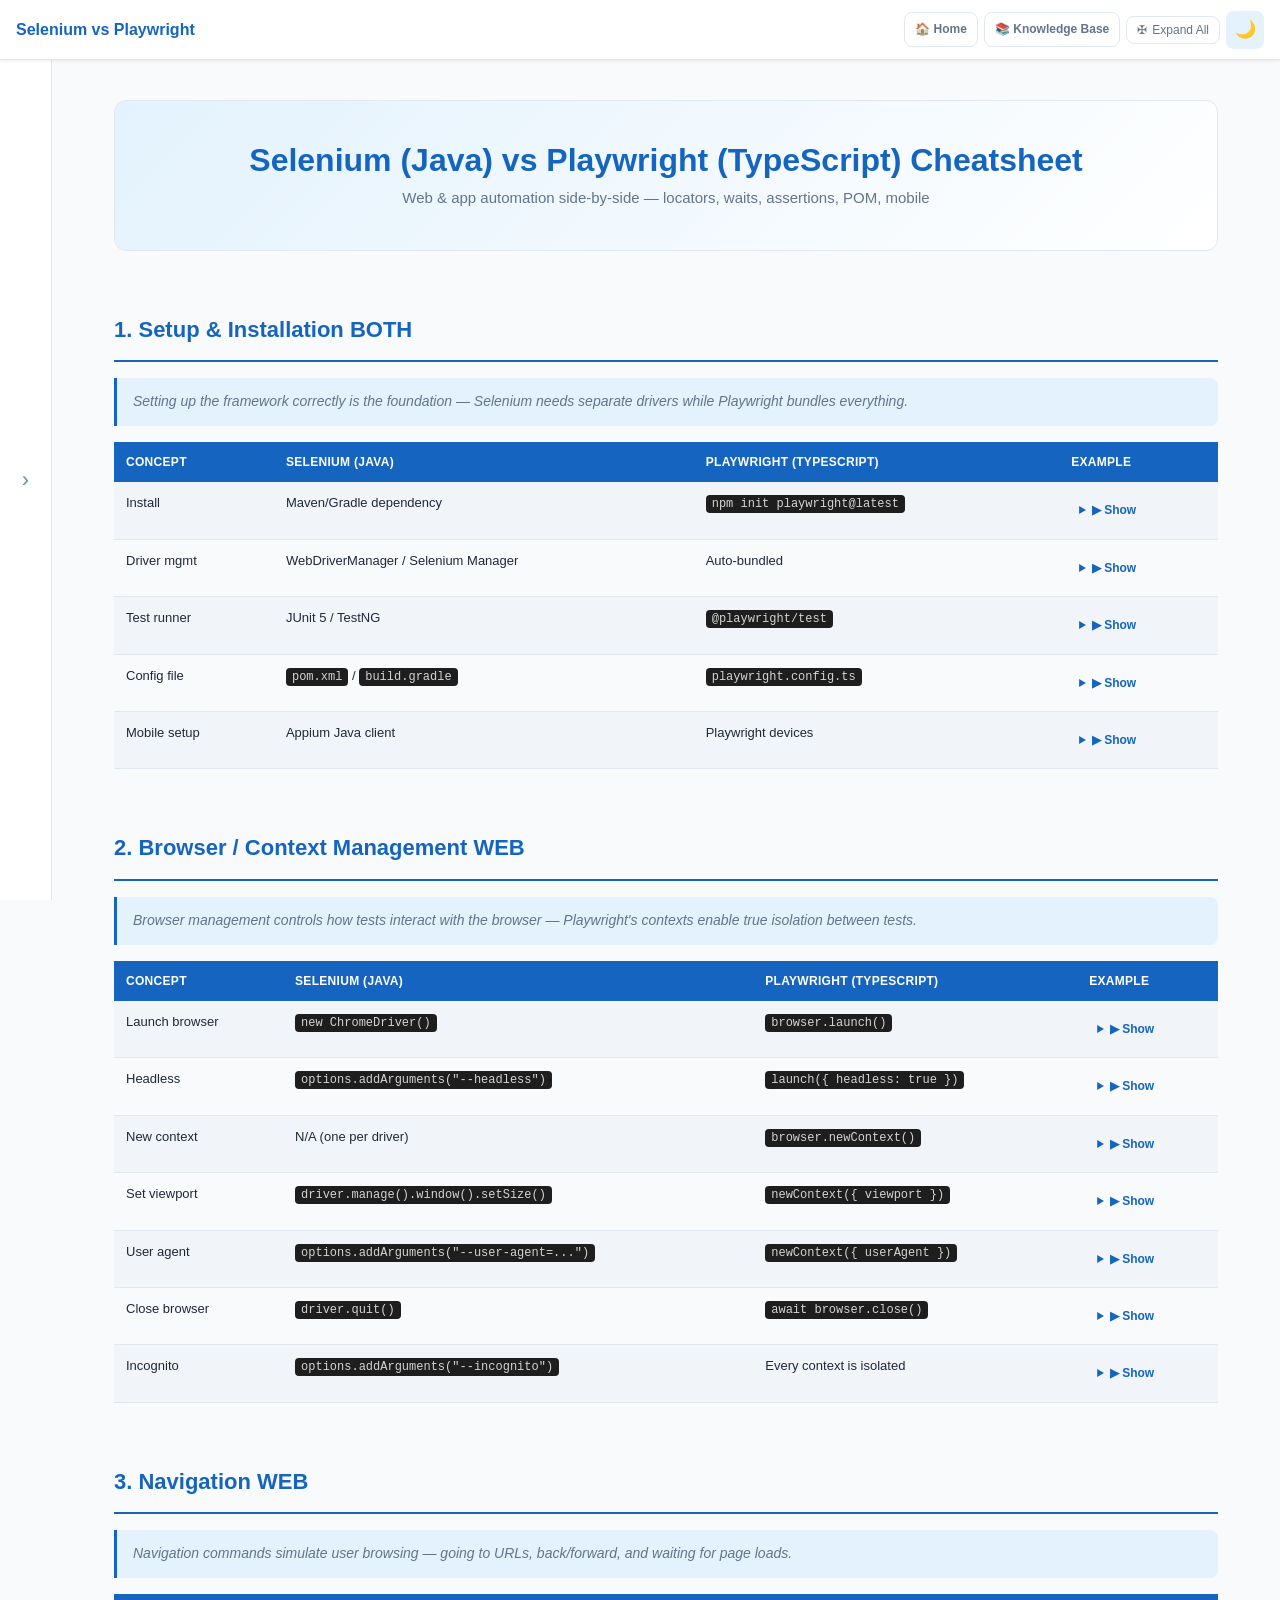
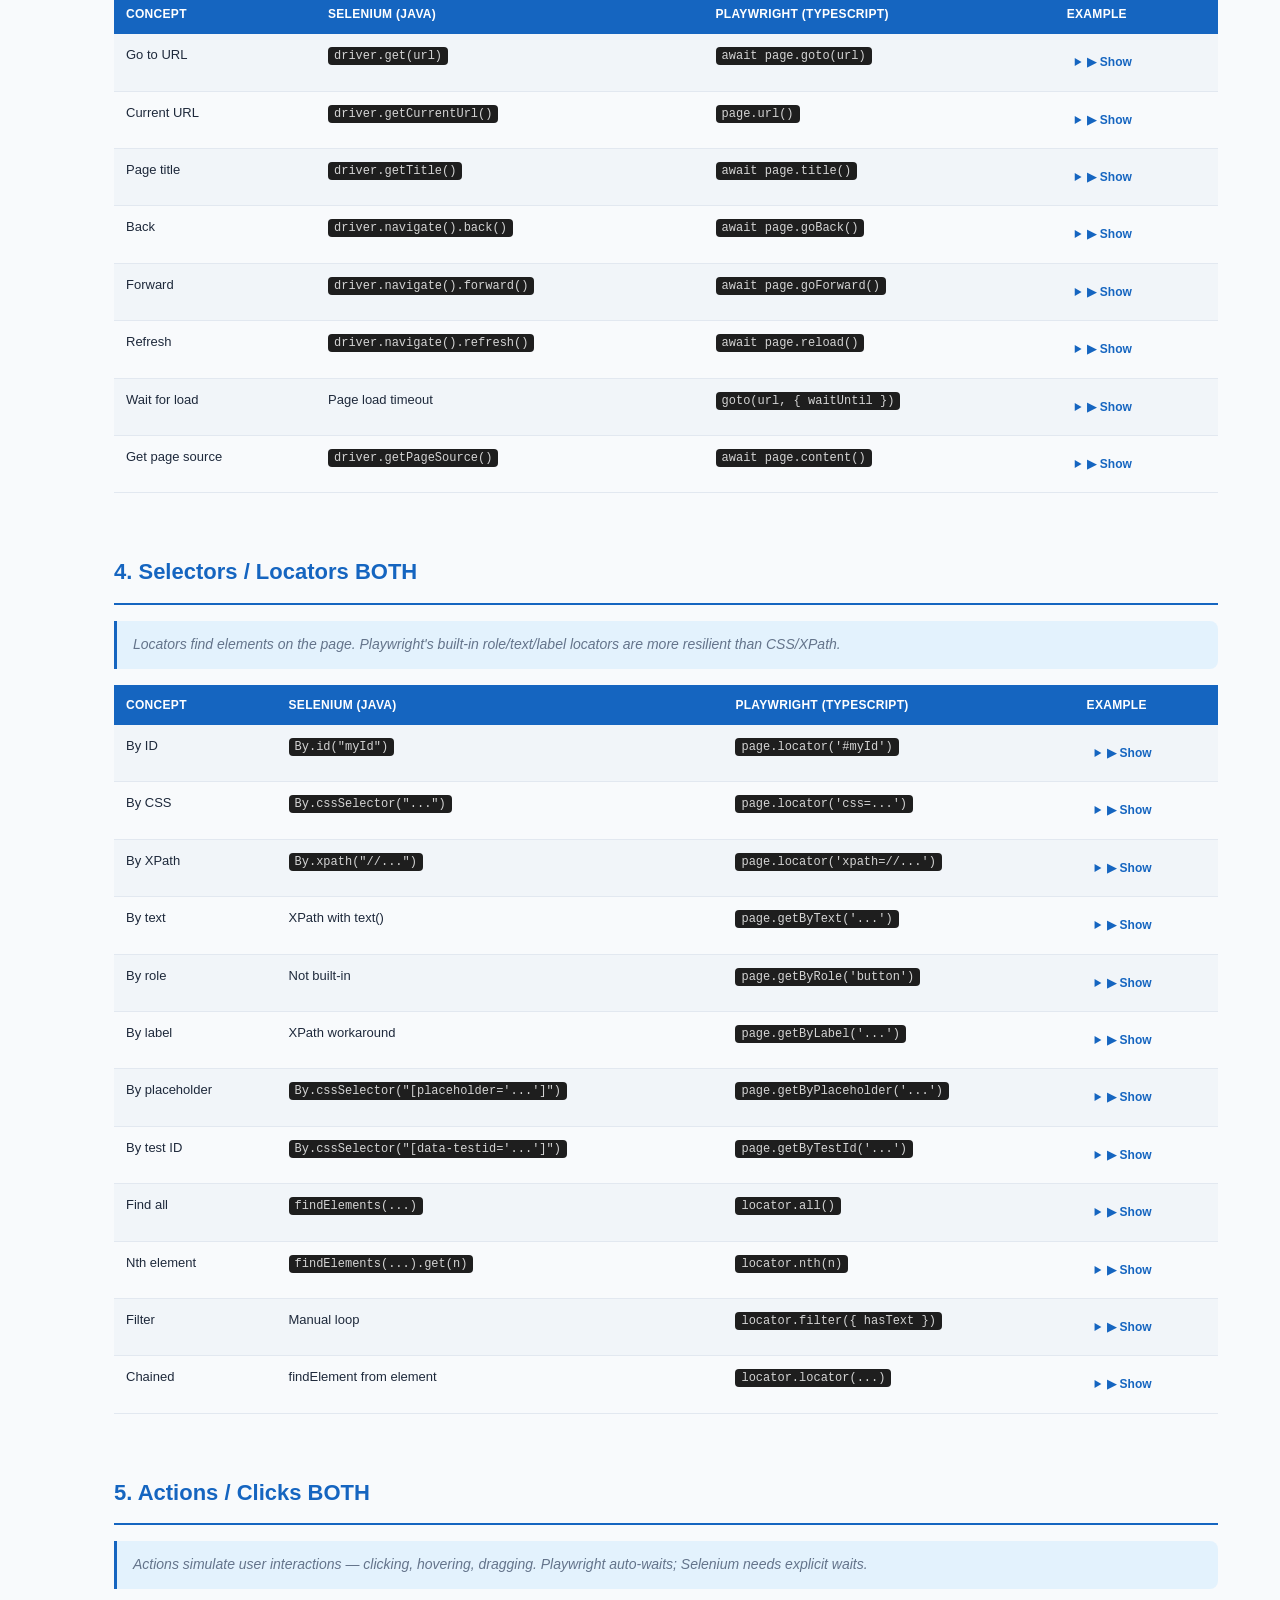
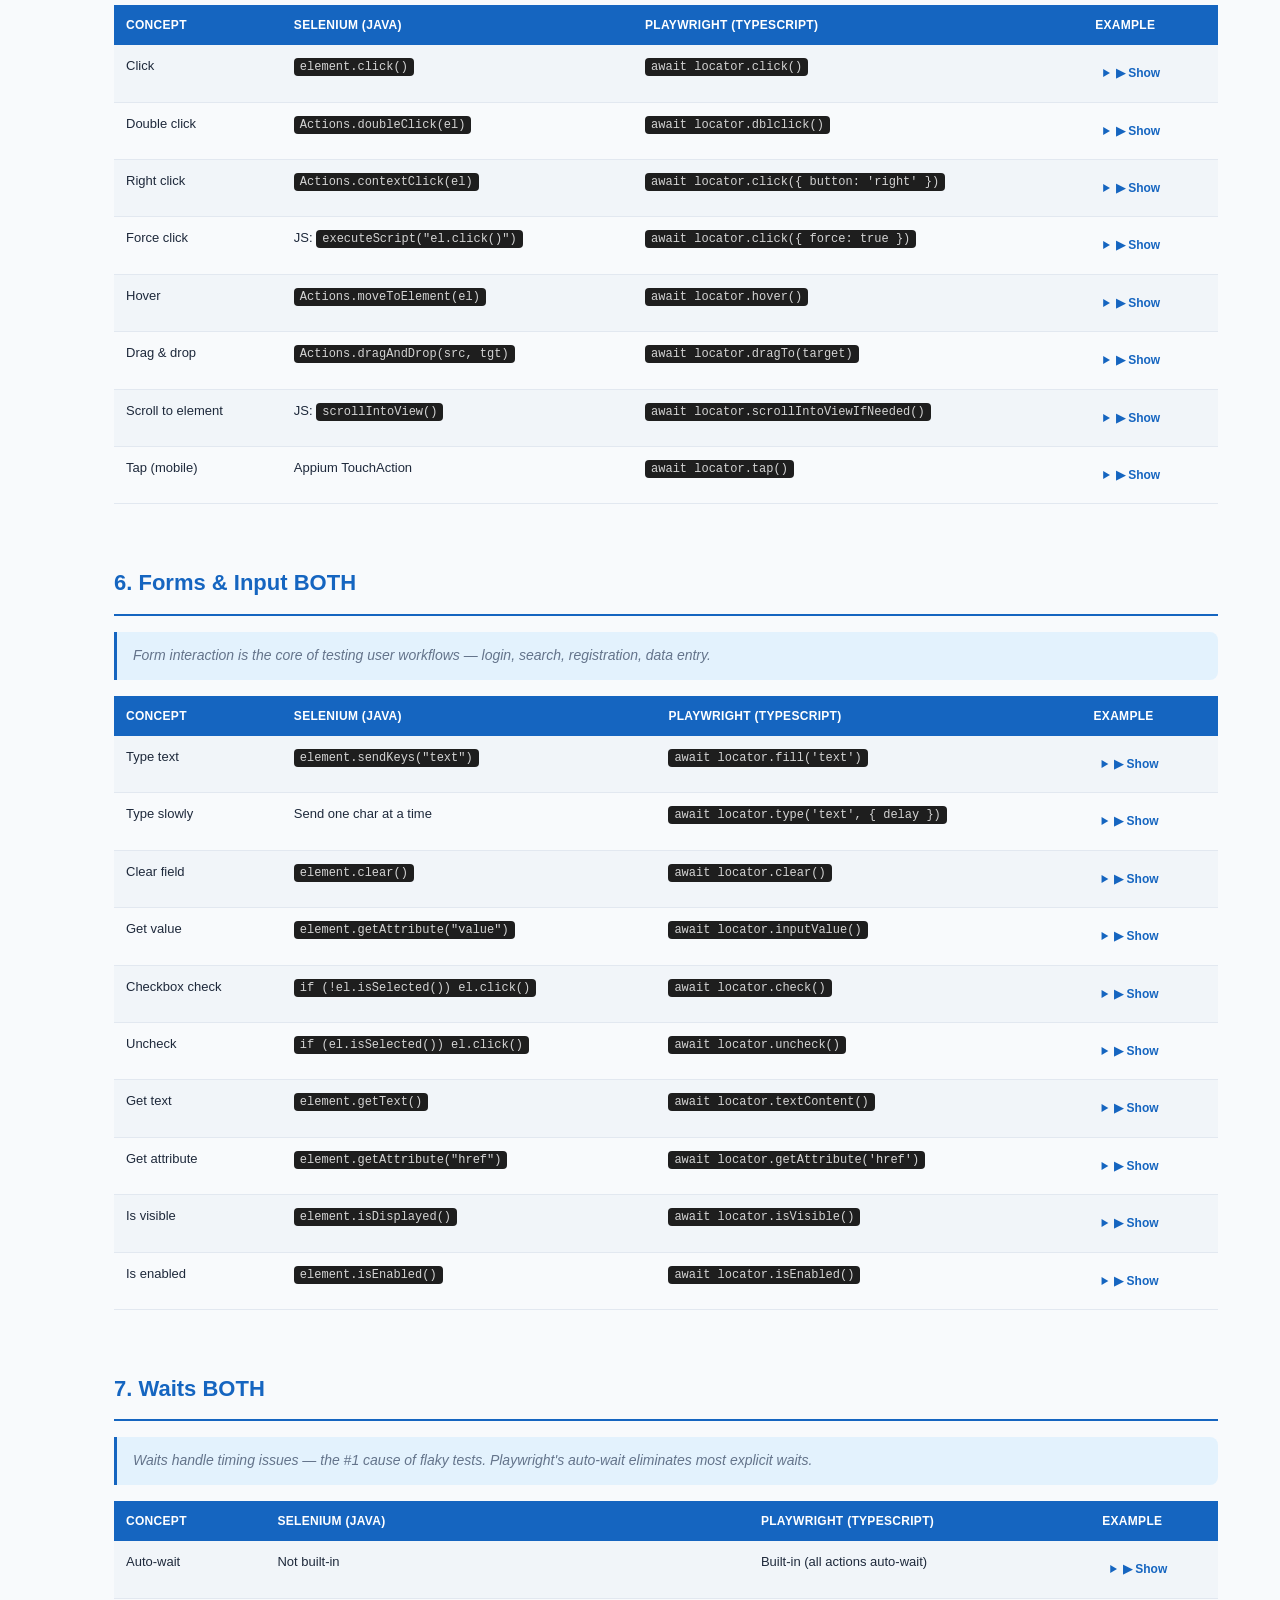
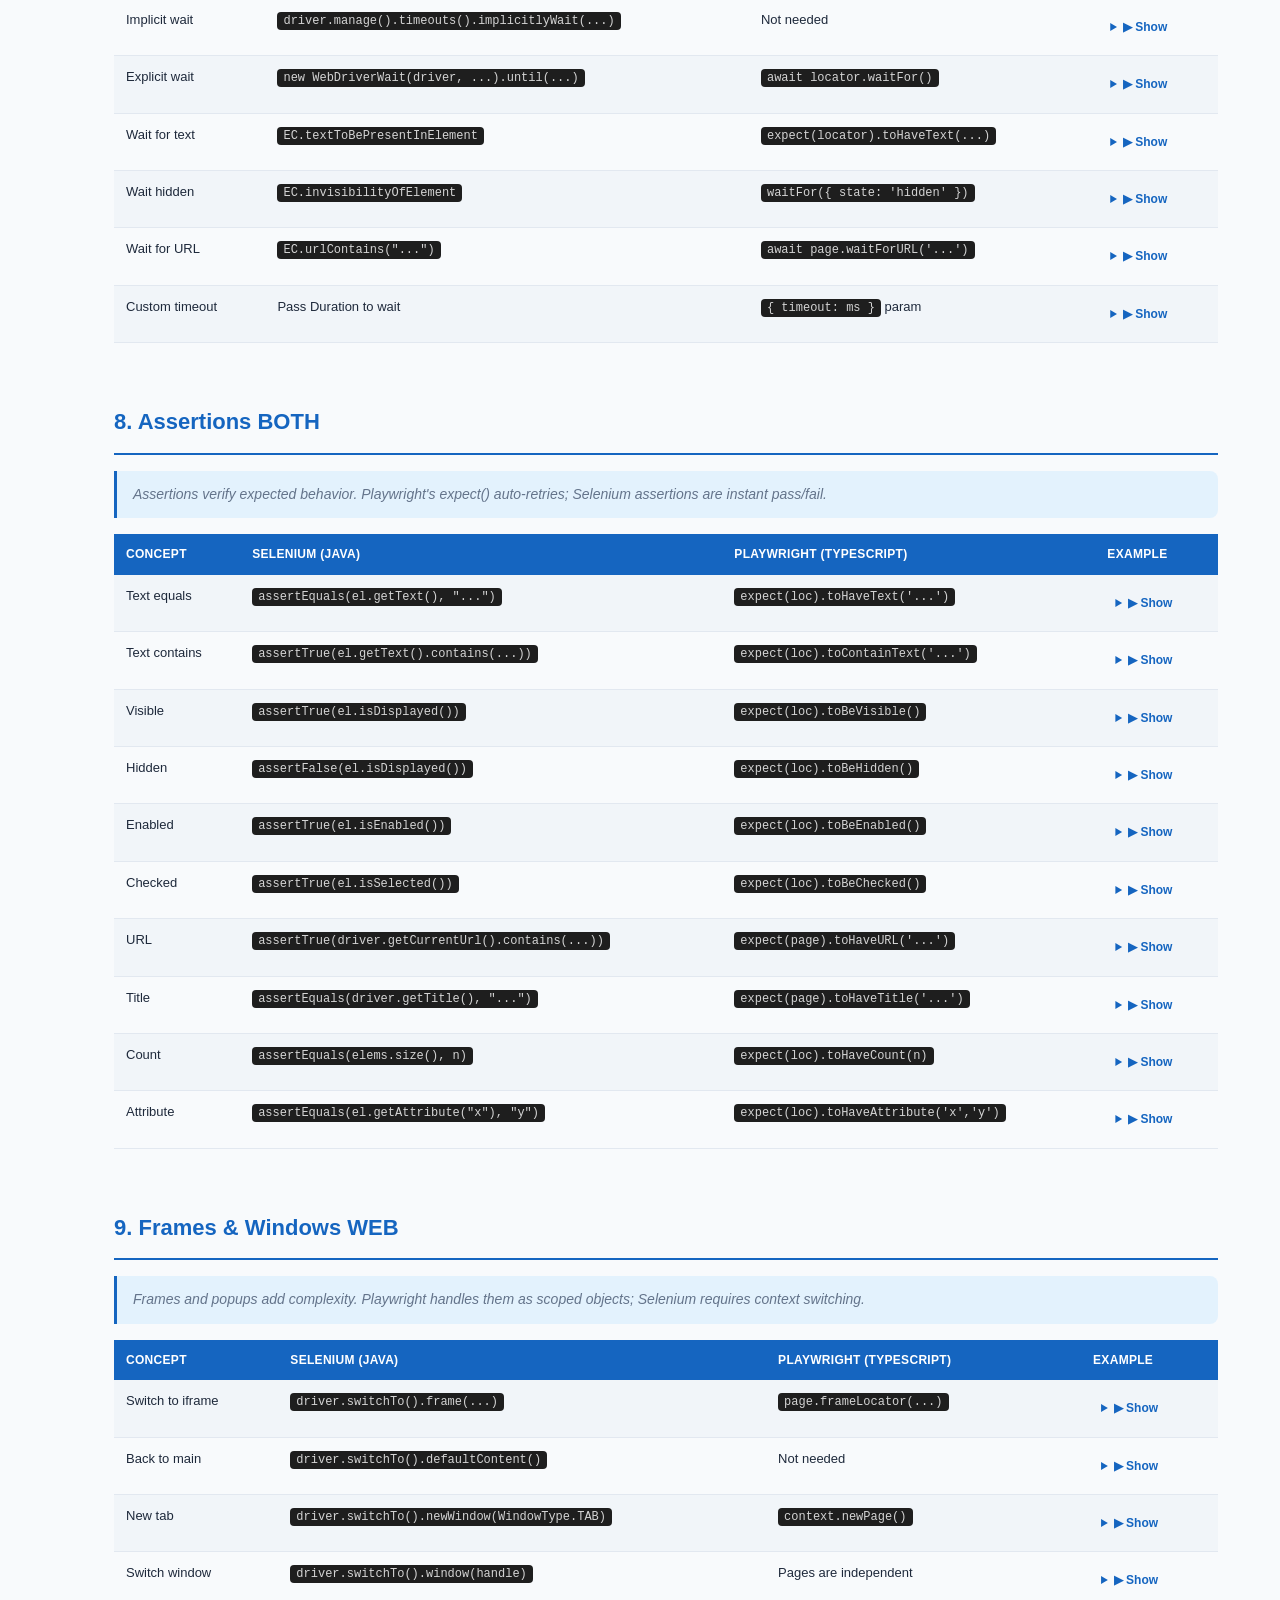
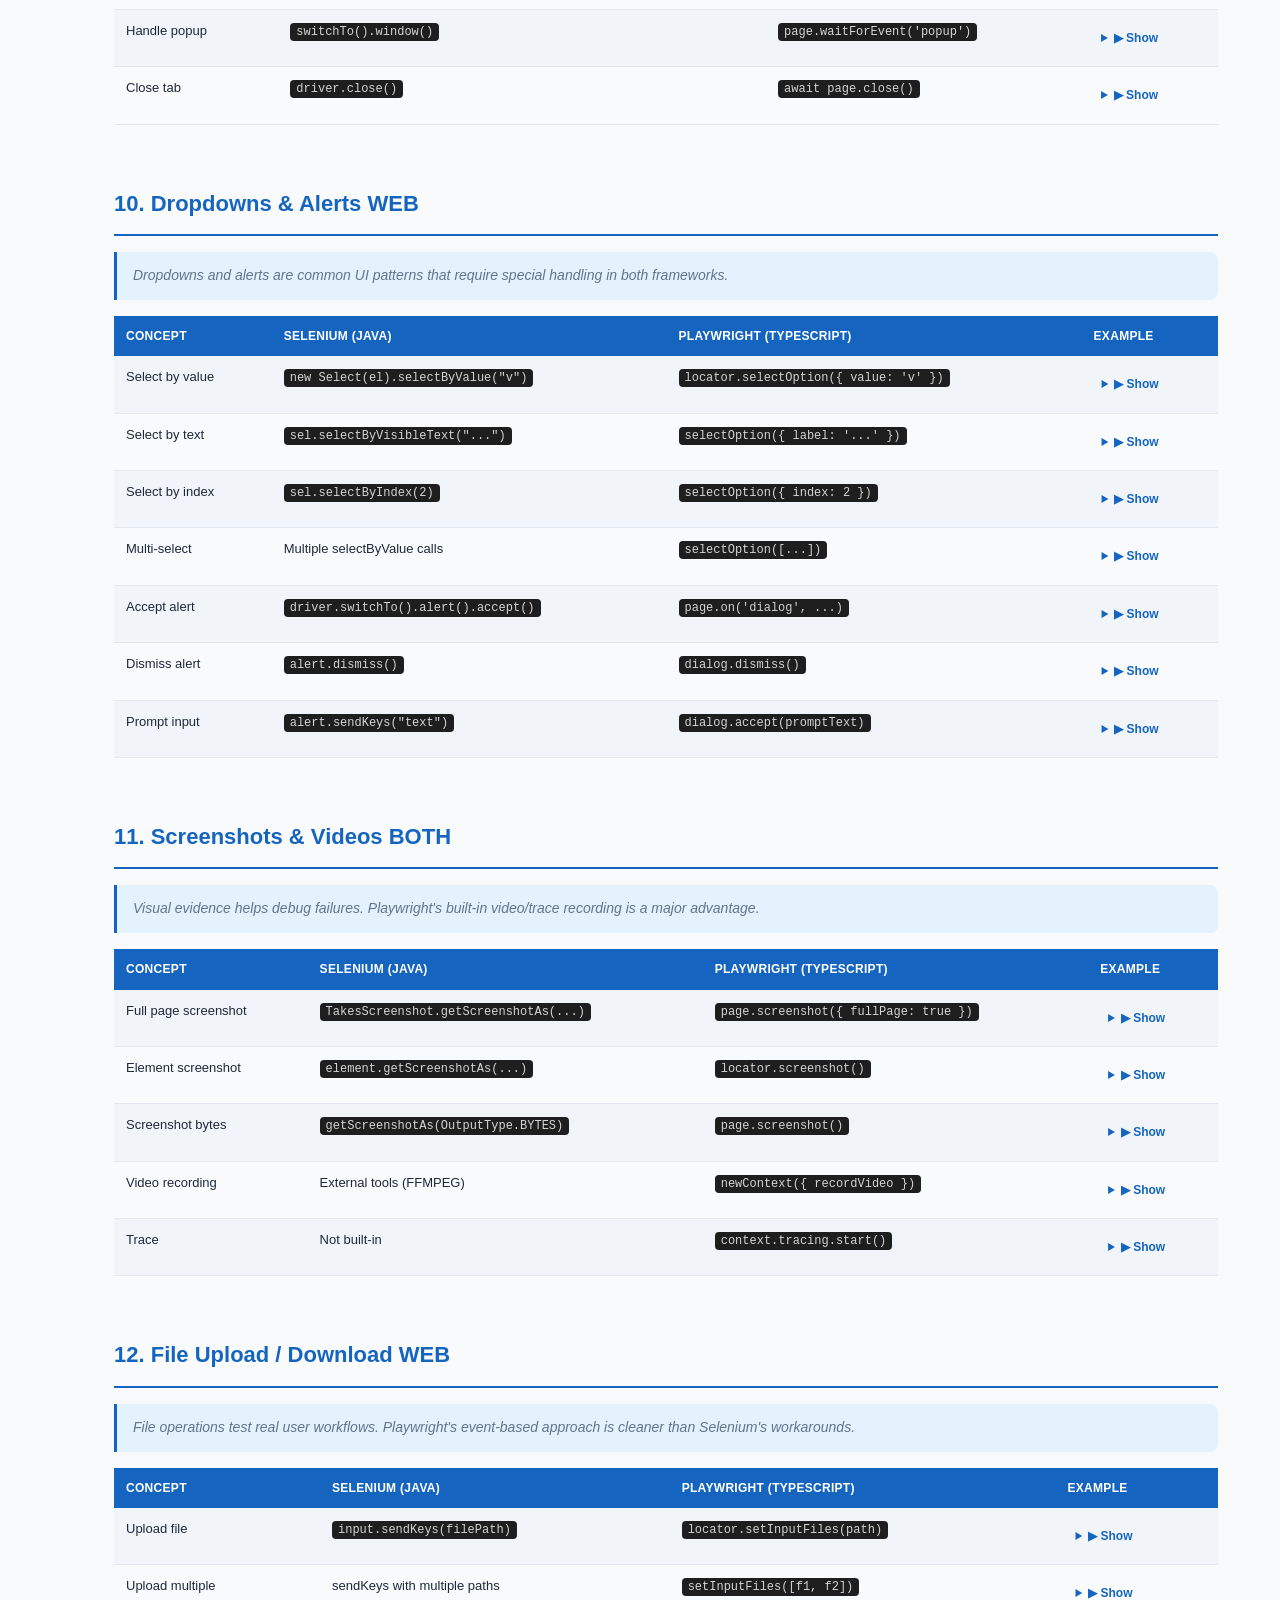
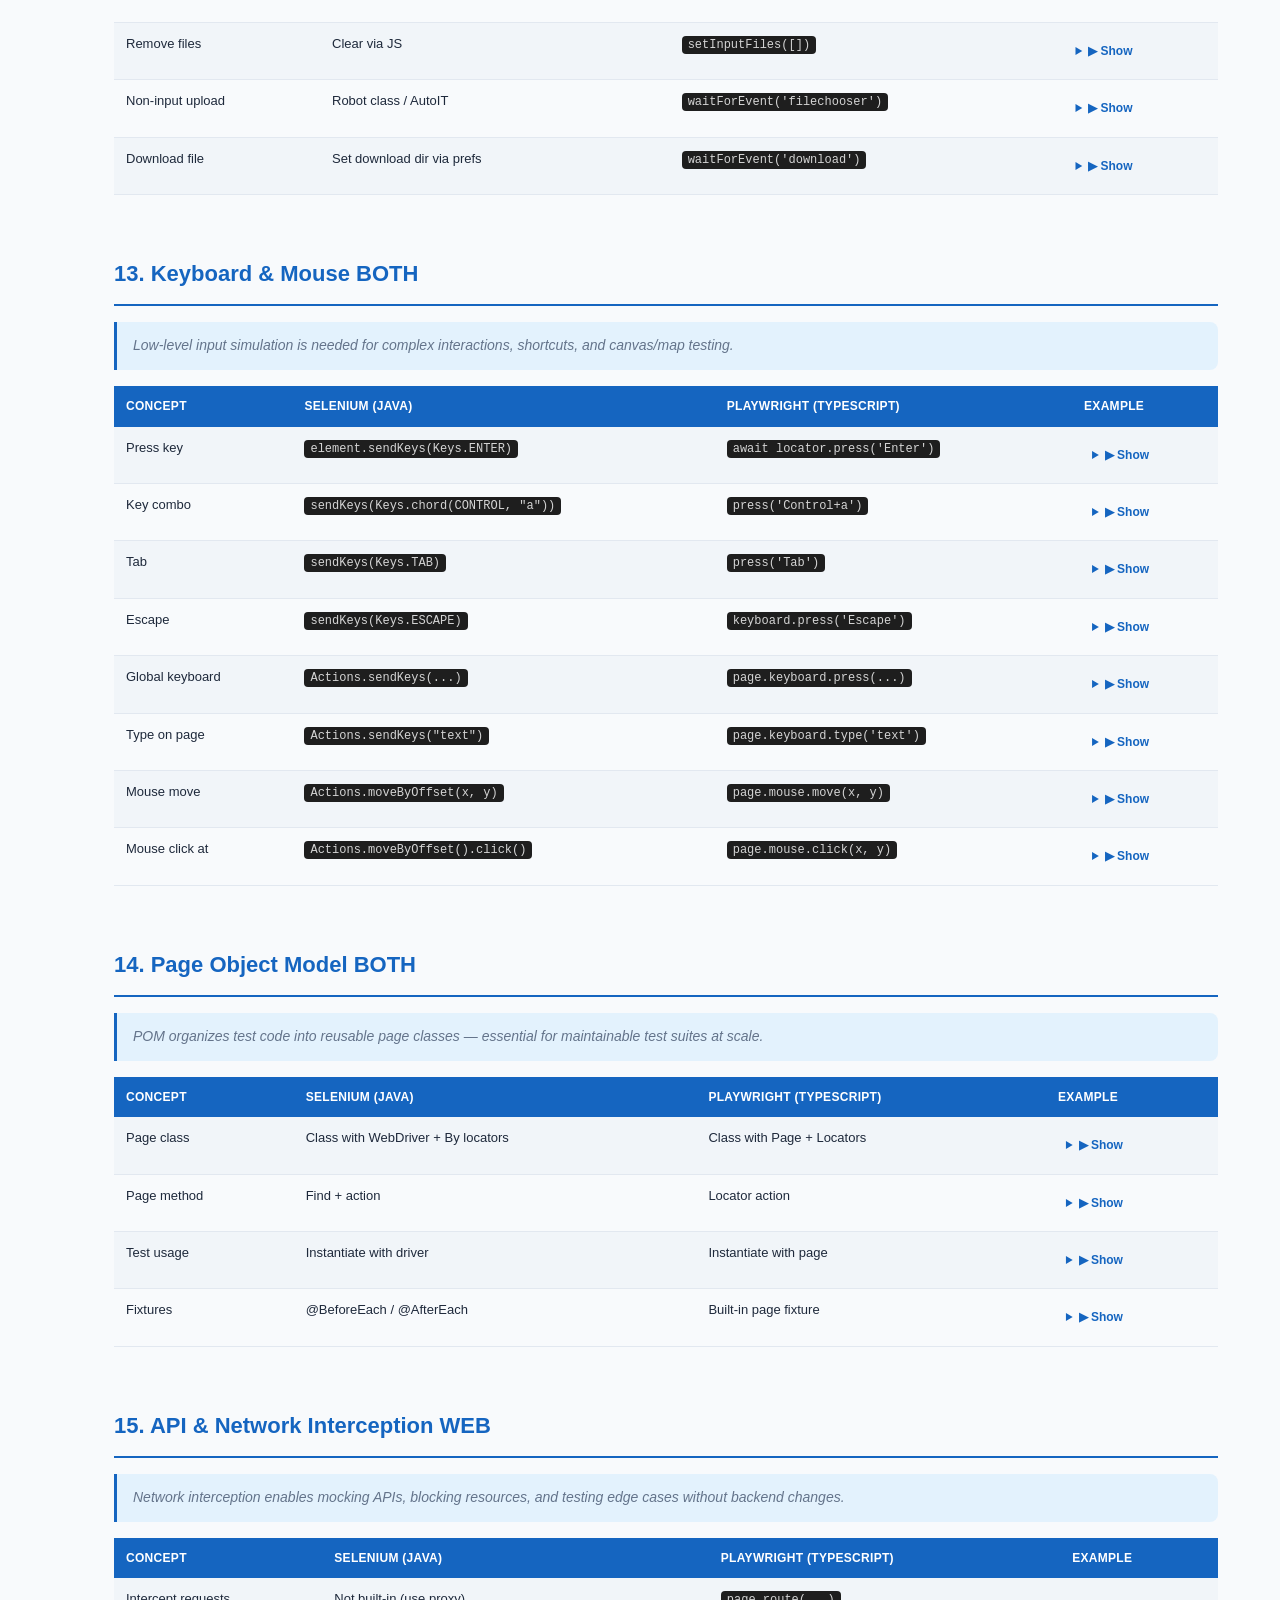
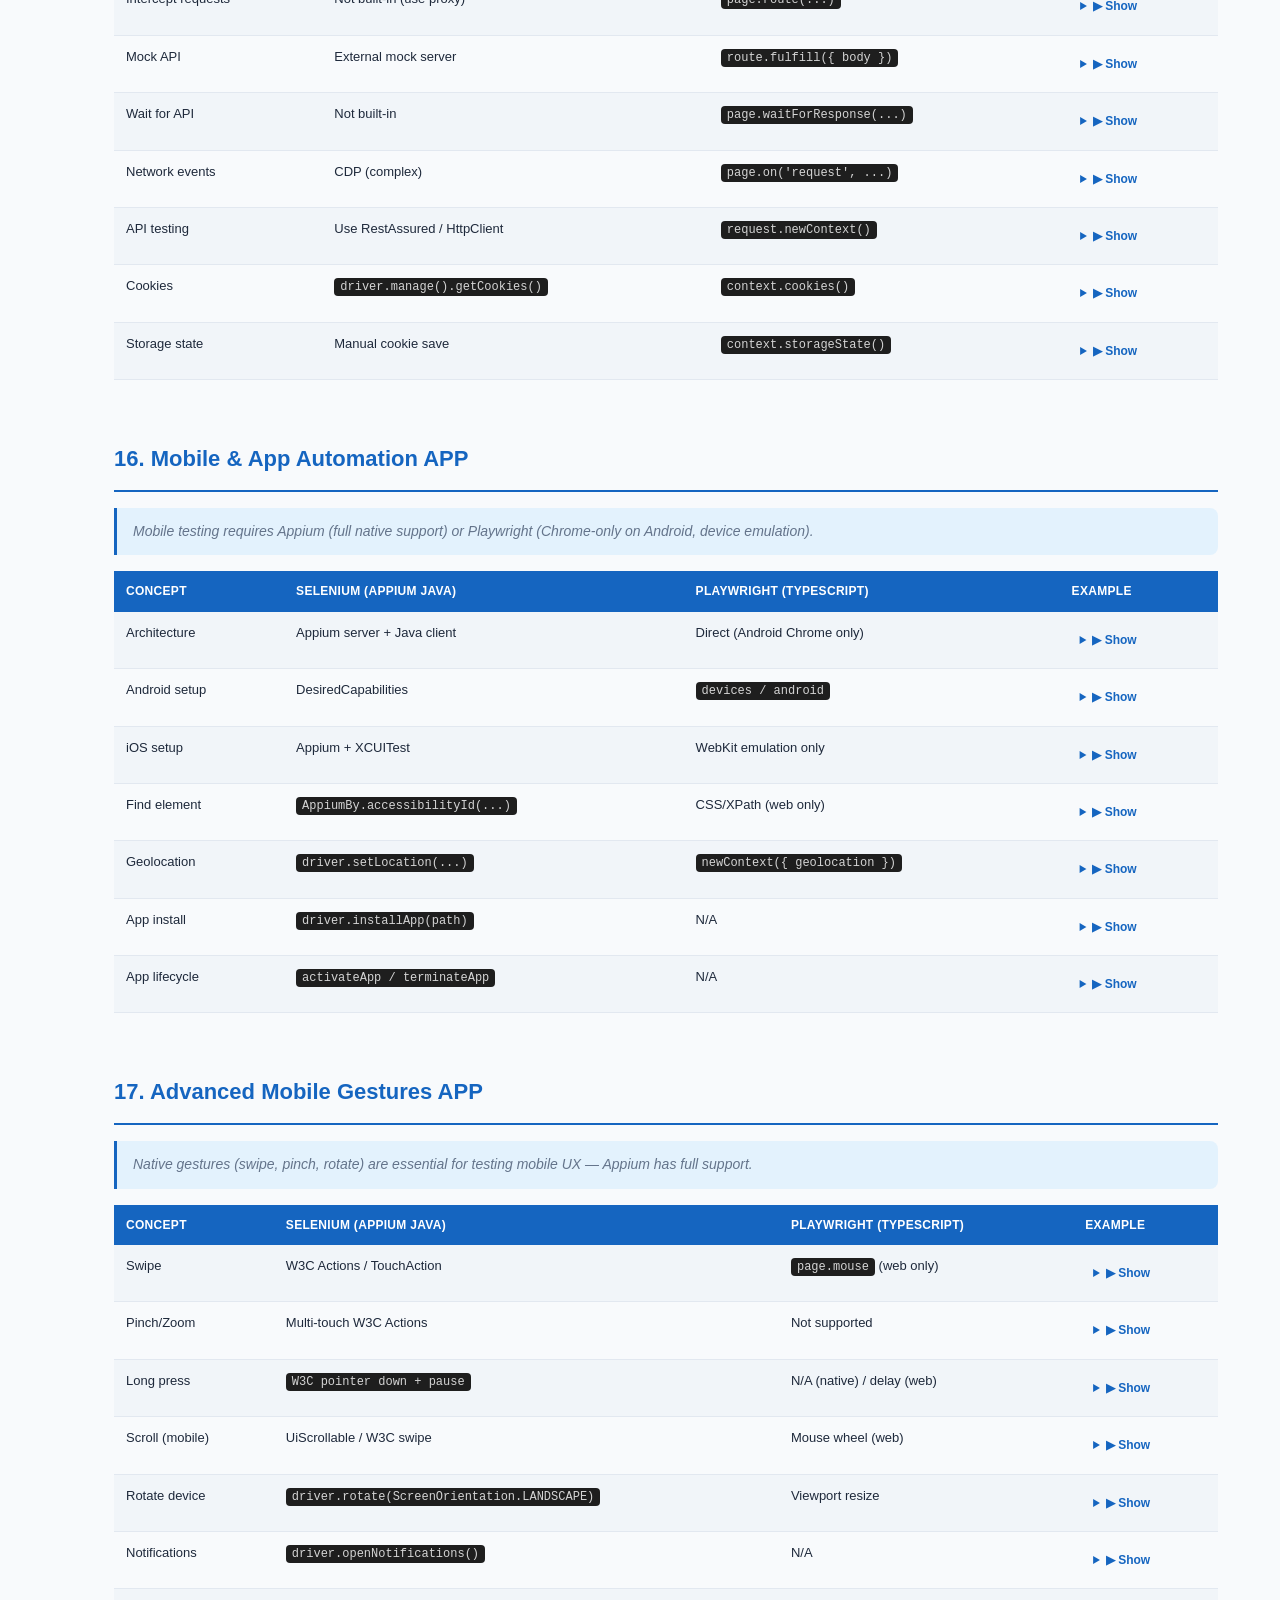
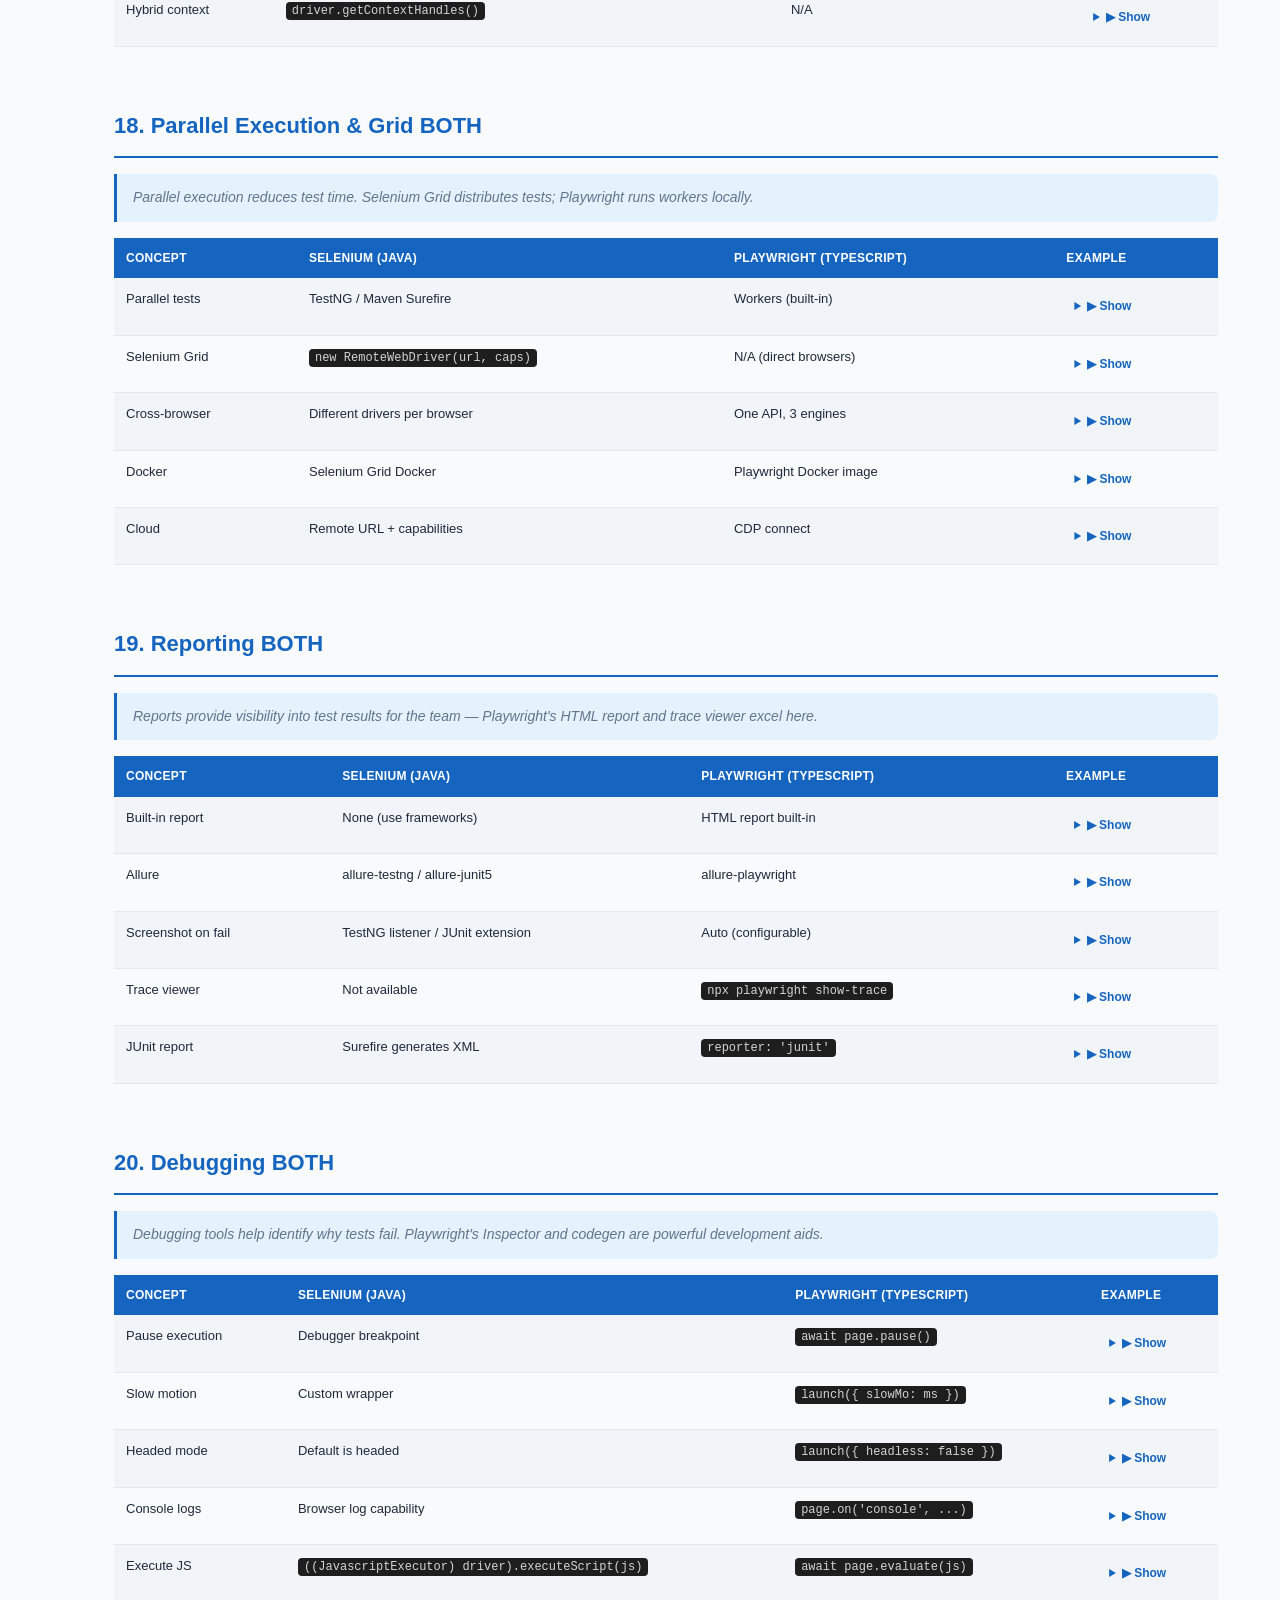
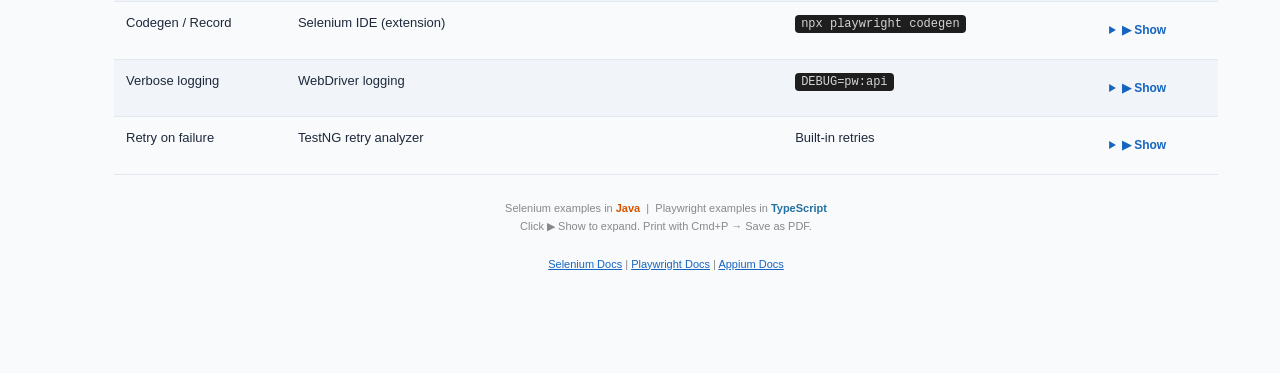
<file: knowledge/selenium-playwright-cheatsheet.html>
﻿<!DOCTYPE html>
<html lang="en" data-theme="light">
<head>
<meta charset="UTF-8">
<meta name="viewport" content="width=device-width, initial-scale=1.0">
<title>Selenium (Java) vs Playwright (TypeScript) Cheatsheet</title>
<link rel="icon" href="data:image/svg+xml,<svg xmlns=%22http://www.w3.org/2000/svg%22 viewBox=%220 0 100 100%22><text y=%22.9em%22 font-size=%2290%22>&#x1F916;</text></svg>" />
<style>
:root{--primary:#1565c0;--primary-dark:#0d47a1;--primary-light:#e3f2fd;--accent:#ff6f00;--bg:#f8fafc;--bg-card:#ffffff;--bg-code:#1e1e1e;--text:#1e293b;--text-muted:#64748b;--text-code:#d4d4d4;--border:#e2e8f0;--border-light:#f1f5f9;--shadow-sm:0 1px 3px rgba(0,0,0,.08);--shadow-md:0 4px 12px rgba(0,0,0,.1);--shadow-lg:0 8px 24px rgba(0,0,0,.12);--radius:8px;--radius-lg:12px;--font-sans:-apple-system,BlinkMacSystemFont,'Segoe UI',Roboto,'Inter',sans-serif;--font-mono:'JetBrains Mono','Fira Code','Consolas','Monaco',monospace;--nav-height:60px;--toc-width:280px;--toc-width-collapsed:52px}
[data-theme=dark]{--primary:#64b5f6;--primary-dark:#90caf9;--primary-light:#1a2332;--accent:#ffab40;--bg:#0f172a;--bg-card:#1e293b;--bg-code:#0d1117;--text:#e2e8f0;--text-muted:#94a3b8;--text-code:#d4d4d4;--border:#334155;--border-light:#1e293b;--shadow-sm:0 1px 3px rgba(0,0,0,.3);--shadow-md:0 4px 12px rgba(0,0,0,.4);--shadow-lg:0 8px 24px rgba(0,0,0,.5)}
*,::before,::after{box-sizing:border-box;margin:0;padding:0}
html{scroll-behavior:smooth;scroll-padding-top:calc(var(--nav-height) + 16px)}
body{font-family:var(--font-sans);font-size:15px;line-height:1.7;color:var(--text);background:var(--bg);transition:background .3s,color .3s;-webkit-font-smoothing:antialiased}
a{color:var(--primary)}
.top-nav{position:fixed;top:0;left:0;right:0;height:var(--nav-height);background:var(--bg-card);border-bottom:1px solid var(--border);box-shadow:var(--shadow-sm);display:flex;align-items:center;justify-content:space-between;padding:0 16px;z-index:1000;backdrop-filter:blur(10px);transition:background .3s}
.nav-left{display:flex;align-items:center;gap:8px;min-width:0;overflow:hidden}
.nav-brand{font-size:16px;font-weight:700;color:var(--primary);white-space:nowrap;overflow:hidden;text-overflow:ellipsis}
.nav-actions{display:flex;align-items:center;gap:6px;flex-shrink:0}
.nav-btn{display:inline-flex;align-items:center;gap:5px;padding:6px 10px;border:1px solid var(--border);background:var(--bg-card);border-radius:var(--radius);font-size:12px;font-weight:600;color:var(--text-muted);text-decoration:none;cursor:pointer;white-space:nowrap;transition:all .2s}
.nav-btn:hover{border-color:var(--primary);color:var(--primary);background:var(--primary-light)}
.menu-btn{display:flex;align-items:center;justify-content:center;width:40px;height:40px;border:none;background:var(--primary-light);border-radius:var(--radius);cursor:pointer;color:var(--primary);font-size:20px;transition:all .2s;flex-shrink:0}
.menu-btn:hover{background:var(--primary);color:#fff}
.theme-toggle{display:flex;align-items:center;justify-content:center;width:38px;height:38px;border:none;background:var(--primary-light);border-radius:var(--radius);cursor:pointer;font-size:17px;transition:all .2s;flex-shrink:0}
.theme-toggle:hover{background:var(--primary);color:#fff}
.expand-toggle{display:flex;align-items:center;gap:5px;padding:6px 10px;border:1px solid var(--border);background:var(--bg-card);border-radius:var(--radius);cursor:pointer;font-size:12px;color:var(--text-muted);transition:all .2s;white-space:nowrap}
.expand-toggle:hover{border-color:var(--primary);color:var(--primary)}
.expand-toggle.active{background:var(--primary-light);border-color:var(--primary);color:var(--primary)}
.sidebar{position:fixed;top:var(--nav-height);left:-100%;width:min(var(--toc-width),85vw);height:calc(100vh - var(--nav-height));background:var(--bg-card);border-right:1px solid var(--border);overflow:hidden;z-index:900;transition:left .25s ease,width .25s ease;padding:0}
.sidebar.open{left:0;width:min(var(--toc-width),85vw)}
.sidebar-overlay{position:fixed;inset:0;top:var(--nav-height);background:rgba(0,0,0,.4);z-index:899;opacity:0;pointer-events:none;transition:opacity .3s}
.sidebar-overlay.open{opacity:1;pointer-events:all}
.sidebar-inner{width:var(--toc-width);padding:16px;min-height:100%;height:100%;overflow-y:auto}
.sidebar h3{font-size:13px;font-weight:600;color:var(--text-muted);text-transform:uppercase;letter-spacing:.5px;margin-bottom:10px;padding-bottom:8px;border-bottom:1px solid var(--border);white-space:nowrap}
.sidebar ol{list-style:none;padding:0}
.sidebar li{margin:2px 0}
.sidebar a{display:block;padding:7px 10px;color:var(--text);text-decoration:none;font-size:13px;border-radius:6px;transition:all .2s;line-height:1.4;white-space:nowrap}
.sidebar a:hover{background:var(--primary-light);color:var(--primary)}
.sidebar a.active{background:var(--primary);color:#fff;font-weight:500}
.sidebar-collapse-btn{display:flex;align-items:center;justify-content:center;width:32px;height:32px;border:none;background:var(--primary-light);border-radius:var(--radius);cursor:pointer;color:var(--primary);font-size:14px;margin-bottom:12px;transition:all .2s;flex-shrink:0}
.sidebar-collapse-btn:hover{background:var(--primary);color:#fff}
.scroll-progress{position:fixed;top:var(--nav-height);left:0;height:3px;background:var(--primary);z-index:1001;transition:width .1s;width:0}
.main-content{max-width:900px;margin:0 auto;padding:calc(var(--nav-height) + 24px) 16px 60px}
.page-header{text-align:center;margin-bottom:32px;padding:32px 16px;background:linear-gradient(135deg,var(--primary-light),var(--bg-card));border-radius:var(--radius-lg);border:1px solid var(--border)}
.page-header h1{font-size:clamp(22px,5vw,32px);font-weight:800;color:var(--primary);margin-bottom:8px;line-height:1.2}
.page-header .subtitle{font-size:clamp(12px,3vw,15px);color:var(--text-muted);line-height:1.5}
h2{font-size:clamp(18px,4vw,22px);font-weight:700;color:var(--primary);margin:48px 0 16px;padding:12px 0;border-bottom:2px solid var(--primary);scroll-margin-top:calc(var(--nav-height) + 16px)}
h3{font-size:clamp(14px,3.5vw,16px);font-weight:600;color:var(--primary-dark);margin:24px 0 12px}
.section-desc{color:var(--text-muted);font-size:14px;margin:0 0 16px;padding:12px 16px;border-left:3px solid var(--primary);background:var(--primary-light);border-radius:0 var(--radius) var(--radius) 0;font-style:italic}
.table-wrapper,.table-wrap{overflow-x:auto;-webkit-overflow-scrolling:touch;margin:12px 0 24px;border-radius:var(--radius);border:1px solid var(--border);box-shadow:var(--shadow-sm)}
table{width:100%;border-collapse:collapse;font-size:13px;min-width:400px}
th{background:var(--primary);color:#fff;padding:10px 12px;text-align:left;font-weight:600;font-size:12px;text-transform:uppercase;letter-spacing:.3px;white-space:nowrap}
td{padding:10px 12px;border-bottom:1px solid var(--border);vertical-align:top}
tr:nth-child(even){background:var(--border-light)}
tr:hover{background:var(--primary-light)}
[data-theme=dark] th{background:#1e3a5f}
code{background:var(--bg-code);color:var(--text-code);padding:2px 6px;border-radius:4px;font-family:var(--font-mono);font-size:12px}
.cmd{background:var(--bg-code);color:var(--text-code);padding:2px 6px;border-radius:4px;font-family:var(--font-mono);font-size:12px}
details{margin:4px 0}
details summary{cursor:pointer;color:var(--primary);font-weight:600;font-size:12px;padding:4px 8px;border-radius:4px;transition:background .2s;user-select:none;-webkit-user-select:none}
details summary:hover{background:var(--primary-light)}
details pre,pre{background:var(--bg-code);color:var(--text-code);padding:14px 16px;border-radius:var(--radius);font-family:var(--font-mono);font-size:12px;overflow-x:auto;-webkit-overflow-scrolling:touch;margin:8px 0;line-height:1.6;max-height:400px;overflow-y:auto}
.code-modal-overlay{position:fixed;inset:0;background:rgba(0,0,0,.6);backdrop-filter:blur(4px);z-index:2000;display:flex;align-items:center;justify-content:center;padding:16px;opacity:0;pointer-events:none;transition:opacity .25s ease}
.code-modal-overlay.active{opacity:1;pointer-events:all}
.code-modal{background:var(--bg-code);border:1px solid var(--border);border-radius:var(--radius-lg);box-shadow:var(--shadow-lg);width:100%;max-width:700px;max-height:80vh;display:flex;flex-direction:column;transform:scale(.9) translateY(20px);transition:transform .25s ease;overflow:hidden}
.code-modal-overlay.active .code-modal{transform:scale(1) translateY(0)}
.code-modal-header{display:flex;align-items:center;justify-content:space-between;padding:12px 16px;background:var(--primary);color:#fff;font-size:13px;font-weight:600}
.code-modal-close{width:32px;height:32px;border:none;background:rgba(255,255,255,.2);color:#fff;border-radius:6px;font-size:18px;cursor:pointer;display:flex;align-items:center;justify-content:center;transition:background .2s}
.code-modal-close:hover{background:rgba(255,255,255,.3)}
.code-modal-body{overflow:auto;-webkit-overflow-scrolling:touch;padding:16px 20px;flex:1}
.code-modal-body pre{background:transparent;color:var(--text-code);font-family:var(--font-mono);font-size:13px;line-height:1.7;margin:0;white-space:pre-wrap;word-break:break-word;max-height:none}
.back-to-top{position:fixed;bottom:24px;right:24px;width:44px;height:44px;background:var(--primary);color:#fff;border:none;border-radius:50%;font-size:22px;cursor:pointer;box-shadow:var(--shadow-md);display:flex;align-items:center;justify-content:center;opacity:0;transform:translateY(20px);transition:all .3s;z-index:800}
.back-to-top.visible{opacity:1;transform:translateY(0)}
.back-to-top:hover{transform:translateY(-2px);box-shadow:var(--shadow-lg)}
.tip{background:#ecfdf5;border-left:4px solid #10b981;padding:12px 16px;margin:16px 0;font-size:13px;border-radius:0 var(--radius) var(--radius) 0;line-height:1.6}
[data-theme=dark] .tip{background:#064e3b30;border-color:#10b981}
.cmt{color:#6a9955}.kw{color:#569cd6}.str{color:#ce9178}.fn{color:#dcdcaa}
@media(max-width:640px){.code-modal{max-height:85vh;border-radius:var(--radius-lg) var(--radius-lg) 0 0}.code-modal-overlay{align-items:flex-end;padding:0}.expand-label,.nav-brand{display:none}}
@media(min-width:768px){.main-content{padding:calc(var(--nav-height) + 32px) 24px 80px}.page-header{padding:40px 32px}}
@media(min-width:1024px){
  body{padding-left:var(--toc-width-collapsed)}
  .main-content{padding:calc(var(--nav-height) + 40px) 32px 100px;margin:0 auto;max-width:1200px}
  .sidebar{left:0;width:var(--toc-width-collapsed);overflow:hidden;transition:width .3s ease,box-shadow .3s ease}
  .sidebar:hover{width:var(--toc-width);box-shadow:var(--shadow-lg)}
  .sidebar:not(:hover) .sidebar-inner{opacity:0;pointer-events:none}
  .sidebar:hover .sidebar-inner{opacity:1;pointer-events:all;transition:opacity .2s ease .1s}
  .sidebar-inner{width:var(--toc-width);height:100%;overflow-y:auto;transition:opacity .15s ease}
  .sidebar:hover a{pointer-events:all}
  .sidebar:not(:hover)::after{content:"\203A";position:absolute;top:50%;left:50%;transform:translate(-50%,-50%);font-size:22px;color:var(--primary);opacity:0.7;pointer-events:none;transition:opacity .2s ease}
  .sidebar:hover::after{opacity:0}
  .sidebar-overlay,.menu-btn{display:none}
}
@media(min-width:1200px){.main-content{padding-left:48px;padding-right:48px}}
@keyframes fadeIn{from{opacity:0;transform:translateY(10px)}to{opacity:1;transform:translateY(0)}}
.main-content>*{animation:fadeIn .3s ease forwards}
@media print{.top-nav,.sidebar,.sidebar-overlay,.back-to-top,.scroll-progress,.code-modal-overlay{display:none!important}.main-content{margin:0;padding:10px;max-width:100%}body{font-size:11px;background:#fff;color:#000}}
</style>
</head>
<body>

<div class="scroll-progress" id="scrollProgress"></div>

<nav class="top-nav">
  <div class="nav-left">
    <button class="menu-btn" id="menuBtn" aria-label="Toggle menu">&#9776;</button>
    <span class="nav-brand">Selenium vs Playwright</span>
  </div>
  <div class="nav-actions">
    <a href="../index.html" class="nav-btn">&#127968; Home</a>
    <a href="index.html" class="nav-btn">&#128218; Knowledge Base</a>
    <button class="expand-toggle" id="expandToggle">&#10016; <span class="expand-label">Expand All</span></button>
    <button class="theme-toggle" id="themeToggle" aria-label="Toggle theme">&#127769;</button>
  </div>
</nav>

<div class="sidebar-overlay" id="sidebarOverlay"></div>

<aside class="sidebar" id="sidebar">
  <div class="sidebar-inner">
  <h3>&#128209; Contents</h3>
  <ol>
      <li><a href="#s1">1. Setup &amp; Installation BOTH</a></li>
      <li><a href="#s2">2. Browser / Context Management WEB</a></li>
      <li><a href="#s3">3. Navigation WEB</a></li>
      <li><a href="#s4">4. Selectors / Locators BOTH</a></li>
      <li><a href="#s5">5. Actions / Clicks BOTH</a></li>
      <li><a href="#s6">6. Forms &amp; Input BOTH</a></li>
      <li><a href="#s7">7. Waits BOTH</a></li>
      <li><a href="#s8">8. Assertions BOTH</a></li>
      <li><a href="#s9">9. Frames &amp; Windows WEB</a></li>
      <li><a href="#s10">10. Dropdowns &amp; Alerts WEB</a></li>
      <li><a href="#s11">11. Screenshots &amp; Videos BOTH</a></li>
      <li><a href="#s12">12. File Upload / Download WEB</a></li>
      <li><a href="#s13">13. Keyboard &amp; Mouse BOTH</a></li>
      <li><a href="#s14">14. Page Object Model BOTH</a></li>
      <li><a href="#s15">15. API &amp; Network Interception WEB</a></li>
      <li><a href="#s16">16. Mobile &amp; App Automation APP</a></li>
      <li><a href="#s17">17. Advanced Mobile Gestures APP</a></li>
      <li><a href="#s18">18. Parallel Execution &amp; Grid BOTH</a></li>
      <li><a href="#s19">19. Reporting BOTH</a></li>
      <li><a href="#s20">20. Debugging BOTH</a></li>
  </ol>
  </div>
</aside>

<main class="main-content">

<div class="page-header">
  <h1>Selenium (Java) vs Playwright (TypeScript) Cheatsheet</h1>
  <p class="subtitle">Web &amp; app automation side-by-side &mdash; locators, waits, assertions, POM, mobile</p>
</div>

<h2 id="s1">1. Setup &amp; Installation <span class="badge both">BOTH</span></h2>
<p class="section-desc">Setting up the framework correctly is the foundation — Selenium needs separate drivers while Playwright bundles everything.</p>
<table>
<tr><th>Concept</th><th>Selenium (Java)</th><th>Playwright (TypeScript)</th><th>Example</th></tr>
<tr><td>Install</td><td>Maven/Gradle dependency</td><td><code>npm init playwright@latest</code></td><td><details><summary>▶ Show</summary><pre><span class="s">// pom.xml
&lt;dependency&gt;
  &lt;groupId&gt;org.seleniumhq.selenium&lt;/groupId&gt;
  &lt;artifactId&gt;selenium-java&lt;/artifactId&gt;
  &lt;version&gt;4.21.0&lt;/version&gt;
&lt;/dependency&gt;</span>
<span class="p">// terminal
npm init playwright@latest
// installs @playwright/test + browsers</span></pre></details></td></tr>
<tr><td>Driver mgmt</td><td>WebDriverManager / Selenium Manager</td><td>Auto-bundled</td><td><details><summary>▶ Show</summary><pre><span class="s">// Selenium 4.6+ has built-in Selenium Manager
// Or use WebDriverManager:
WebDriverManager.chromedriver().setup();</span>
<span class="p">// Playwright downloads browsers automatically
npx playwright install</span></pre></details></td></tr>
<tr><td>Test runner</td><td>JUnit 5 / TestNG</td><td><code>@playwright/test</code></td><td><details><summary>▶ Show</summary><pre><span class="s">// JUnit 5
import org.junit.jupiter.api.Test;
@Test
void testLogin() { ... }</span>
<span class="p">// Playwright Test
import { test, expect } from '@playwright/test';
test('login', async ({ page }) =&gt; { ... });</span></pre></details></td></tr>
<tr><td>Config file</td><td><code>pom.xml</code> / <code>build.gradle</code></td><td><code>playwright.config.ts</code></td><td><details><summary>▶ Show</summary><pre><span class="s">// Maven: pom.xml with surefire plugin
// Gradle: build.gradle with test task</span>
<span class="p">// playwright.config.ts
import { defineConfig } from '@playwright/test';
export default defineConfig({
  use: { headless: true, baseURL: 'http://localhost:3000' },
});</span></pre></details></td></tr>
<tr><td>Mobile setup</td><td>Appium Java client</td><td>Playwright devices</td><td><details><summary>▶ Show</summary><pre><span class="s">// pom.xml: io.appium:java-client:9.x
// Start Appium server: appium</span>
<span class="p">// Built-in device emulation
import { devices } from '@playwright/test';
// playwright.config.ts: use: { ...devices['Pixel 5'] }</span></pre></details></td></tr>
</table>

<!-- Section 2 -->
<h2 id="s2">2. Browser / Context Management <span class="badge web">WEB</span></h2>
<p class="section-desc">Browser management controls how tests interact with the browser — Playwright's contexts enable true isolation between tests.</p>
<table>
<tr><th>Concept</th><th>Selenium (Java)</th><th>Playwright (TypeScript)</th><th>Example</th></tr>
<tr><td>Launch browser</td><td><code>new ChromeDriver()</code></td><td><code>browser.launch()</code></td><td><details><summary>▶ Show</summary><pre><span class="s">WebDriver driver = new ChromeDriver();</span>
<span class="p">const browser = await chromium.launch();</span></pre></details></td></tr>
<tr><td>Headless</td><td><code>options.addArguments("--headless")</code></td><td><code>launch({ headless: true })</code></td><td><details><summary>▶ Show</summary><pre><span class="s">ChromeOptions opts = new ChromeOptions();
opts.addArguments("--headless");
WebDriver driver = new ChromeDriver(opts);</span>
<span class="p">const browser = await chromium.launch({ headless: true });</span></pre></details></td></tr>
<tr><td>New context</td><td>N/A (one per driver)</td><td><code>browser.newContext()</code></td><td><details><summary>▶ Show</summary><pre><span class="s">// Selenium: no context isolation
// Use new driver instance for each</span>
<span class="p">const context = await browser.newContext({
  viewport: { width: 1280, height: 720 }
});
const page = await context.newPage();</span></pre></details></td></tr>
<tr><td>Set viewport</td><td><code>driver.manage().window().setSize()</code></td><td><code>newContext({ viewport })</code></td><td><details><summary>▶ Show</summary><pre><span class="s">driver.manage().window().setSize(new Dimension(1280, 720));</span>
<span class="p">const ctx = await browser.newContext({
  viewport: { width: 1280, height: 720 }
});</span></pre></details></td></tr>
<tr><td>User agent</td><td><code>options.addArguments("--user-agent=...")</code></td><td><code>newContext({ userAgent })</code></td><td><details><summary>▶ Show</summary><pre><span class="s">opts.addArguments("--user-agent=MyBot/1.0");</span>
<span class="p">const ctx = await browser.newContext({
  userAgent: 'MyBot/1.0'
});</span></pre></details></td></tr>
<tr><td>Close browser</td><td><code>driver.quit()</code></td><td><code>await browser.close()</code></td><td><details><summary>▶ Show</summary><pre><span class="s">driver.quit(); // closes all windows + process</span>
<span class="p">await browser.close();</span></pre></details></td></tr>
<tr><td>Incognito</td><td><code>options.addArguments("--incognito")</code></td><td>Every context is isolated</td><td><details><summary>▶ Show</summary><pre><span class="s">opts.addArguments("--incognito");</span>
<span class="p">// Each newContext() has separate cookies, storage
const ctx = await browser.newContext();</span></pre></details></td></tr>
</table>

<!-- Section 3 -->
<h2 id="s3">3. Navigation <span class="badge web">WEB</span></h2>
<p class="section-desc">Navigation commands simulate user browsing — going to URLs, back/forward, and waiting for page loads.</p>
<table>
<tr><th>Concept</th><th>Selenium (Java)</th><th>Playwright (TypeScript)</th><th>Example</th></tr>
<tr><td>Go to URL</td><td><code>driver.get(url)</code></td><td><code>await page.goto(url)</code></td><td><details><summary>▶ Show</summary><pre><span class="s">driver.get("https://example.com");</span>
<span class="p">await page.goto('https://example.com');</span></pre></details></td></tr>
<tr><td>Current URL</td><td><code>driver.getCurrentUrl()</code></td><td><code>page.url()</code></td><td><details><summary>▶ Show</summary><pre><span class="s">String url = driver.getCurrentUrl();</span>
<span class="p">const url = page.url();</span></pre></details></td></tr>
<tr><td>Page title</td><td><code>driver.getTitle()</code></td><td><code>await page.title()</code></td><td><details><summary>▶ Show</summary><pre><span class="s">String title = driver.getTitle();</span>
<span class="p">const title = await page.title();</span></pre></details></td></tr>
<tr><td>Back</td><td><code>driver.navigate().back()</code></td><td><code>await page.goBack()</code></td><td><details><summary>▶ Show</summary><pre><span class="s">driver.navigate().back();</span>
<span class="p">await page.goBack();</span></pre></details></td></tr>
<tr><td>Forward</td><td><code>driver.navigate().forward()</code></td><td><code>await page.goForward()</code></td><td><details><summary>▶ Show</summary><pre><span class="s">driver.navigate().forward();</span>
<span class="p">await page.goForward();</span></pre></details></td></tr>
<tr><td>Refresh</td><td><code>driver.navigate().refresh()</code></td><td><code>await page.reload()</code></td><td><details><summary>▶ Show</summary><pre><span class="s">driver.navigate().refresh();</span>
<span class="p">await page.reload();</span></pre></details></td></tr>
<tr><td>Wait for load</td><td>Page load timeout</td><td><code>goto(url, { waitUntil })</code></td><td><details><summary>▶ Show</summary><pre><span class="s">driver.manage().timeouts().pageLoadTimeout(Duration.ofSeconds(30));</span>
<span class="p">await page.goto(url, { waitUntil: 'networkidle' });
// 'load' | 'domcontentloaded' | 'networkidle'</span></pre></details></td></tr>
<tr><td>Get page source</td><td><code>driver.getPageSource()</code></td><td><code>await page.content()</code></td><td><details><summary>▶ Show</summary><pre><span class="s">String html = driver.getPageSource();</span>
<span class="p">const html = await page.content();</span></pre></details></td></tr>
</table>

<!-- Section 4 -->
<h2 id="s4">4. Selectors / Locators <span class="badge both">BOTH</span></h2>
<p class="section-desc">Locators find elements on the page. Playwright's built-in role/text/label locators are more resilient than CSS/XPath.</p>
<table>
<tr><th>Concept</th><th>Selenium (Java)</th><th>Playwright (TypeScript)</th><th>Example</th></tr>
<tr><td>By ID</td><td><code>By.id("myId")</code></td><td><code>page.locator('#myId')</code></td><td><details><summary>▶ Show</summary><pre><span class="s">driver.findElement(By.id("username"));</span>
<span class="p">page.locator('#username');</span></pre></details></td></tr>
<tr><td>By CSS</td><td><code>By.cssSelector("...")</code></td><td><code>page.locator('css=...')</code></td><td><details><summary>▶ Show</summary><pre><span class="s">driver.findElement(By.cssSelector("div.card > h2"));</span>
<span class="p">page.locator('div.card > h2');</span></pre></details></td></tr>
<tr><td>By XPath</td><td><code>By.xpath("//...")</code></td><td><code>page.locator('xpath=//...')</code></td><td><details><summary>▶ Show</summary><pre><span class="s">driver.findElement(By.xpath("//button[@type='submit']"));</span>
<span class="p">page.locator("xpath=//button[@type='submit']");</span></pre></details></td></tr>
<tr><td>By text</td><td>XPath with text()</td><td><code>page.getByText('...')</code></td><td><details><summary>▶ Show</summary><pre><span class="s">driver.findElement(By.xpath("//*[text()='Sign In']"));</span>
<span class="p">page.getByText('Sign In');</span></pre></details></td></tr>
<tr><td>By role</td><td>Not built-in</td><td><code>page.getByRole('button')</code></td><td><details><summary>▶ Show</summary><pre><span class="s">// No direct equivalent
driver.findElement(By.xpath("//button"));</span>
<span class="p">page.getByRole('button', { name: 'Submit' });</span></pre></details></td></tr>
<tr><td>By label</td><td>XPath workaround</td><td><code>page.getByLabel('...')</code></td><td><details><summary>▶ Show</summary><pre><span class="s">driver.findElement(By.xpath(
    "//label[text()='Email']/../input"));</span>
<span class="p">page.getByLabel('Email');</span></pre></details></td></tr>
<tr><td>By placeholder</td><td><code>By.cssSelector("[placeholder='...']")</code></td><td><code>page.getByPlaceholder('...')</code></td><td><details><summary>▶ Show</summary><pre><span class="s">driver.findElement(By.cssSelector("[placeholder='Search']"));</span>
<span class="p">page.getByPlaceholder('Search');</span></pre></details></td></tr>
<tr><td>By test ID</td><td><code>By.cssSelector("[data-testid='...']")</code></td><td><code>page.getByTestId('...')</code></td><td><details><summary>▶ Show</summary><pre><span class="s">driver.findElement(By.cssSelector("[data-testid='nav']"));</span>
<span class="p">page.getByTestId('nav');</span></pre></details></td></tr>
<tr><td>Find all</td><td><code>findElements(...)</code></td><td><code>locator.all()</code></td><td><details><summary>▶ Show</summary><pre><span class="s">List&lt;WebElement&gt; items = driver.findElements(By.cssSelector("li.item"));
System.out.println(items.size());</span>
<span class="p">const items = page.locator('li.item');
console.log(await items.count());</span></pre></details></td></tr>
<tr><td>Nth element</td><td><code>findElements(...).get(n)</code></td><td><code>locator.nth(n)</code></td><td><details><summary>▶ Show</summary><pre><span class="s">WebElement third = driver.findElements(By.cssSelector("tr")).get(2);</span>
<span class="p">page.locator('tr').nth(2);</span></pre></details></td></tr>
<tr><td>Filter</td><td>Manual loop</td><td><code>locator.filter({ hasText })</code></td><td><details><summary>▶ Show</summary><pre><span class="s">// Loop and check text manually
for (WebElement el : elems) {
    if (el.getText().contains("Active")) { ... }
}</span>
<span class="p">page.locator('li').filter({ hasText: 'Active' });</span></pre></details></td></tr>
<tr><td>Chained</td><td>findElement from element</td><td><code>locator.locator(...)</code></td><td><details><summary>▶ Show</summary><pre><span class="s">WebElement card = driver.findElement(By.className("card"));
WebElement title = card.findElement(By.tagName("h2"));</span>
<span class="p">page.locator('.card').locator('h2');</span></pre></details></td></tr>
</table>
<!-- Section 5 -->
<h2 id="s5">5. Actions / Clicks <span class="badge both">BOTH</span></h2>
<p class="section-desc">Actions simulate user interactions — clicking, hovering, dragging. Playwright auto-waits; Selenium needs explicit waits.</p>
<table>
<tr><th>Concept</th><th>Selenium (Java)</th><th>Playwright (TypeScript)</th><th>Example</th></tr>
<tr><td>Click</td><td><code>element.click()</code></td><td><code>await locator.click()</code></td><td><details><summary>▶ Show</summary><pre><span class="s">driver.findElement(By.id("btn")).click();</span>
<span class="p">await page.locator('#btn').click();</span></pre></details></td></tr>
<tr><td>Double click</td><td><code>Actions.doubleClick(el)</code></td><td><code>await locator.dblclick()</code></td><td><details><summary>▶ Show</summary><pre><span class="s">new Actions(driver).doubleClick(el).perform();</span>
<span class="p">await page.locator('#item').dblclick();</span></pre></details></td></tr>
<tr><td>Right click</td><td><code>Actions.contextClick(el)</code></td><td><code>await locator.click({ button: 'right' })</code></td><td><details><summary>▶ Show</summary><pre><span class="s">new Actions(driver).contextClick(el).perform();</span>
<span class="p">await page.locator('#item').click({ button: 'right' });</span></pre></details></td></tr>
<tr><td>Force click</td><td>JS: <code>executeScript("el.click()")</code></td><td><code>await locator.click({ force: true })</code></td><td><details><summary>▶ Show</summary><pre><span class="s">((JavascriptExecutor) driver).executeScript("arguments[0].click()", el);</span>
<span class="p">await page.locator('#hidden-btn').click({ force: true });</span></pre></details></td></tr>
<tr><td>Hover</td><td><code>Actions.moveToElement(el)</code></td><td><code>await locator.hover()</code></td><td><details><summary>▶ Show</summary><pre><span class="s">new Actions(driver).moveToElement(el).perform();</span>
<span class="p">await page.locator('#menu').hover();</span></pre></details></td></tr>
<tr><td>Drag &amp; drop</td><td><code>Actions.dragAndDrop(src, tgt)</code></td><td><code>await locator.dragTo(target)</code></td><td><details><summary>▶ Show</summary><pre><span class="s">new Actions(driver).dragAndDrop(src, tgt).perform();</span>
<span class="p">await page.locator('#src').dragTo(page.locator('#tgt'));</span></pre></details></td></tr>
<tr><td>Scroll to element</td><td>JS: <code>scrollIntoView()</code></td><td><code>await locator.scrollIntoViewIfNeeded()</code></td><td><details><summary>▶ Show</summary><pre><span class="s">((JavascriptExecutor) driver).executeScript(
    "arguments[0].scrollIntoView(true)", el);</span>
<span class="p">await page.locator('#footer').scrollIntoViewIfNeeded();</span></pre></details></td></tr>
<tr><td>Tap (mobile)</td><td>Appium TouchAction</td><td><code>await locator.tap()</code></td><td><details><summary>▶ Show</summary><pre><span class="s">// Appium:
new TouchAction(driver).tap(el).perform();</span>
<span class="p">await page.locator('#btn').tap();</span></pre></details></td></tr>
</table>

<!-- Section 6 -->
<h2 id="s6">6. Forms &amp; Input <span class="badge both">BOTH</span></h2>
<p class="section-desc">Form interaction is the core of testing user workflows — login, search, registration, data entry.</p>
<table>
<tr><th>Concept</th><th>Selenium (Java)</th><th>Playwright (TypeScript)</th><th>Example</th></tr>
<tr><td>Type text</td><td><code>element.sendKeys("text")</code></td><td><code>await locator.fill('text')</code></td><td><details><summary>▶ Show</summary><pre><span class="s">driver.findElement(By.id("email")).sendKeys("a@b.com");</span>
<span class="p">await page.locator('#email').fill('a@b.com');</span></pre></details></td></tr>
<tr><td>Type slowly</td><td>Send one char at a time</td><td><code>await locator.type('text', { delay })</code></td><td><details><summary>▶ Show</summary><pre><span class="s">for (char c : "hello".toCharArray()) {
    el.sendKeys(String.valueOf(c));
    Thread.sleep(100);
}</span>
<span class="p">await page.locator('#search').type('hello', { delay: 100 });</span></pre></details></td></tr>
<tr><td>Clear field</td><td><code>element.clear()</code></td><td><code>await locator.clear()</code></td><td><details><summary>▶ Show</summary><pre><span class="s">driver.findElement(By.id("name")).clear();</span>
<span class="p">await page.locator('#name').clear();</span></pre></details></td></tr>
<tr><td>Get value</td><td><code>element.getAttribute("value")</code></td><td><code>await locator.inputValue()</code></td><td><details><summary>▶ Show</summary><pre><span class="s">String val = el.getAttribute("value");</span>
<span class="p">const val = await page.locator('#name').inputValue();</span></pre></details></td></tr>
<tr><td>Checkbox check</td><td><code>if (!el.isSelected()) el.click()</code></td><td><code>await locator.check()</code></td><td><details><summary>▶ Show</summary><pre><span class="s">WebElement cb = driver.findElement(By.id("agree"));
if (!cb.isSelected()) cb.click();</span>
<span class="p">await page.locator('#agree').check();</span></pre></details></td></tr>
<tr><td>Uncheck</td><td><code>if (el.isSelected()) el.click()</code></td><td><code>await locator.uncheck()</code></td><td><details><summary>▶ Show</summary><pre><span class="s">if (cb.isSelected()) cb.click();</span>
<span class="p">await page.locator('#agree').uncheck();</span></pre></details></td></tr>
<tr><td>Get text</td><td><code>element.getText()</code></td><td><code>await locator.textContent()</code></td><td><details><summary>▶ Show</summary><pre><span class="s">String msg = driver.findElement(By.id("msg")).getText();</span>
<span class="p">const msg = await page.locator('#msg').textContent();</span></pre></details></td></tr>
<tr><td>Get attribute</td><td><code>element.getAttribute("href")</code></td><td><code>await locator.getAttribute('href')</code></td><td><details><summary>▶ Show</summary><pre><span class="s">String href = el.getAttribute("href");</span>
<span class="p">const href = await page.locator('a').getAttribute('href');</span></pre></details></td></tr>
<tr><td>Is visible</td><td><code>element.isDisplayed()</code></td><td><code>await locator.isVisible()</code></td><td><details><summary>▶ Show</summary><pre><span class="s">boolean vis = el.isDisplayed();</span>
<span class="p">const vis = await page.locator('#el').isVisible();</span></pre></details></td></tr>
<tr><td>Is enabled</td><td><code>element.isEnabled()</code></td><td><code>await locator.isEnabled()</code></td><td><details><summary>▶ Show</summary><pre><span class="s">boolean enabled = el.isEnabled();</span>
<span class="p">const enabled = await page.locator('#btn').isEnabled();</span></pre></details></td></tr>
</table>

<!-- Section 7 -->
<h2 id="s7">7. Waits <span class="badge both">BOTH</span></h2>
<p class="section-desc">Waits handle timing issues — the #1 cause of flaky tests. Playwright's auto-wait eliminates most explicit waits.</p>
<table>
<tr><th>Concept</th><th>Selenium (Java)</th><th>Playwright (TypeScript)</th><th>Example</th></tr>
<tr><td>Auto-wait</td><td>Not built-in</td><td>Built-in (all actions auto-wait)</td><td><details><summary>▶ Show</summary><pre><span class="s">// Must add explicit waits manually</span>
<span class="p">// click() auto-waits for visible + enabled
await page.locator('#btn').click(); // waits automatically</span></pre></details></td></tr>
<tr><td>Implicit wait</td><td><code>driver.manage().timeouts().implicitlyWait(...)</code></td><td>Not needed</td><td><details><summary>▶ Show</summary><pre><span class="s">driver.manage().timeouts().implicitlyWait(Duration.ofSeconds(10));</span>
<span class="p">// Not needed — Playwright auto-waits on all actions</span></pre></details></td></tr>
<tr><td>Explicit wait</td><td><code>new WebDriverWait(driver, ...).until(...)</code></td><td><code>await locator.waitFor()</code></td><td><details><summary>▶ Show</summary><pre><span class="s">WebDriverWait wait = new WebDriverWait(driver, Duration.ofSeconds(10));
wait.until(ExpectedConditions.visibilityOfElementLocated(By.id("msg")));</span>
<span class="p">await page.locator('#msg').waitFor({ state: 'visible' });</span></pre></details></td></tr>
<tr><td>Wait for text</td><td><code>EC.textToBePresentInElement</code></td><td><code>expect(locator).toHaveText(...)</code></td><td><details><summary>▶ Show</summary><pre><span class="s">wait.until(ExpectedConditions.textToBePresentInElementLocated(
    By.id("status"), "Done"));</span>
<span class="p">await expect(page.locator('#status')).toHaveText('Done');</span></pre></details></td></tr>
<tr><td>Wait hidden</td><td><code>EC.invisibilityOfElement</code></td><td><code>waitFor({ state: 'hidden' })</code></td><td><details><summary>▶ Show</summary><pre><span class="s">wait.until(ExpectedConditions.invisibilityOfElementLocated(By.id("loader")));</span>
<span class="p">await page.locator('#loader').waitFor({ state: 'hidden' });</span></pre></details></td></tr>
<tr><td>Wait for URL</td><td><code>EC.urlContains("...")</code></td><td><code>await page.waitForURL('...')</code></td><td><details><summary>▶ Show</summary><pre><span class="s">wait.until(ExpectedConditions.urlContains("/dashboard"));</span>
<span class="p">await page.waitForURL('**/dashboard');</span></pre></details></td></tr>
<tr><td>Custom timeout</td><td>Pass Duration to wait</td><td><code>{ timeout: ms }</code> param</td><td><details><summary>▶ Show</summary><pre><span class="s">new WebDriverWait(driver, Duration.ofSeconds(30))
    .until(EC.presenceOfElementLocated(By.id("el")));</span>
<span class="p">await page.locator('#el').click({ timeout: 30000 });</span></pre></details></td></tr>
</table>

<!-- Section 8 -->
<h2 id="s8">8. Assertions <span class="badge both">BOTH</span></h2>
<p class="section-desc">Assertions verify expected behavior. Playwright's expect() auto-retries; Selenium assertions are instant pass/fail.</p>
<table>
<tr><th>Concept</th><th>Selenium (Java)</th><th>Playwright (TypeScript)</th><th>Example</th></tr>
<tr><td>Text equals</td><td><code>assertEquals(el.getText(), "...")</code></td><td><code>expect(loc).toHaveText('...')</code></td><td><details><summary>▶ Show</summary><pre><span class="s">assertEquals("Success", driver.findElement(By.id("msg")).getText());</span>
<span class="p">await expect(page.locator('#msg')).toHaveText('Success');</span></pre></details></td></tr>
<tr><td>Text contains</td><td><code>assertTrue(el.getText().contains(...))</code></td><td><code>expect(loc).toContainText('...')</code></td><td><details><summary>▶ Show</summary><pre><span class="s">assertTrue(el.getText().contains("welcome"));</span>
<span class="p">await expect(page.locator('#msg')).toContainText('welcome');</span></pre></details></td></tr>
<tr><td>Visible</td><td><code>assertTrue(el.isDisplayed())</code></td><td><code>expect(loc).toBeVisible()</code></td><td><details><summary>▶ Show</summary><pre><span class="s">assertTrue(el.isDisplayed());</span>
<span class="p">await expect(page.locator('#el')).toBeVisible();</span></pre></details></td></tr>
<tr><td>Hidden</td><td><code>assertFalse(el.isDisplayed())</code></td><td><code>expect(loc).toBeHidden()</code></td><td><details><summary>▶ Show</summary><pre><span class="s">assertFalse(el.isDisplayed());</span>
<span class="p">await expect(page.locator('#el')).toBeHidden();</span></pre></details></td></tr>
<tr><td>Enabled</td><td><code>assertTrue(el.isEnabled())</code></td><td><code>expect(loc).toBeEnabled()</code></td><td><details><summary>▶ Show</summary><pre><span class="s">assertTrue(el.isEnabled());</span>
<span class="p">await expect(page.locator('#btn')).toBeEnabled();</span></pre></details></td></tr>
<tr><td>Checked</td><td><code>assertTrue(el.isSelected())</code></td><td><code>expect(loc).toBeChecked()</code></td><td><details><summary>▶ Show</summary><pre><span class="s">assertTrue(cb.isSelected());</span>
<span class="p">await expect(page.locator('#agree')).toBeChecked();</span></pre></details></td></tr>
<tr><td>URL</td><td><code>assertTrue(driver.getCurrentUrl().contains(...))</code></td><td><code>expect(page).toHaveURL('...')</code></td><td><details><summary>▶ Show</summary><pre><span class="s">assertTrue(driver.getCurrentUrl().contains("/dashboard"));</span>
<span class="p">await expect(page).toHaveURL(/.*dashboard/);</span></pre></details></td></tr>
<tr><td>Title</td><td><code>assertEquals(driver.getTitle(), "...")</code></td><td><code>expect(page).toHaveTitle('...')</code></td><td><details><summary>▶ Show</summary><pre><span class="s">assertEquals("Home", driver.getTitle());</span>
<span class="p">await expect(page).toHaveTitle('Home');</span></pre></details></td></tr>
<tr><td>Count</td><td><code>assertEquals(elems.size(), n)</code></td><td><code>expect(loc).toHaveCount(n)</code></td><td><details><summary>▶ Show</summary><pre><span class="s">assertEquals(5, driver.findElements(By.cssSelector("li")).size());</span>
<span class="p">await expect(page.locator('li')).toHaveCount(5);</span></pre></details></td></tr>
<tr><td>Attribute</td><td><code>assertEquals(el.getAttribute("x"), "y")</code></td><td><code>expect(loc).toHaveAttribute('x','y')</code></td><td><details><summary>▶ Show</summary><pre><span class="s">assertEquals("true", el.getAttribute("disabled"));</span>
<span class="p">await expect(page.locator('#btn')).toHaveAttribute('disabled', '');</span></pre></details></td></tr>
</table>

<!-- Section 9 -->
<h2 id="s9">9. Frames &amp; Windows <span class="badge web">WEB</span></h2>
<p class="section-desc">Frames and popups add complexity. Playwright handles them as scoped objects; Selenium requires context switching.</p>
<table>
<tr><th>Concept</th><th>Selenium (Java)</th><th>Playwright (TypeScript)</th><th>Example</th></tr>
<tr><td>Switch to iframe</td><td><code>driver.switchTo().frame(...)</code></td><td><code>page.frameLocator(...)</code></td><td><details><summary>▶ Show</summary><pre><span class="s">driver.switchTo().frame("iframe-name");
// or by element:
WebElement iframe = driver.findElement(By.tagName("iframe"));
driver.switchTo().frame(iframe);</span>
<span class="p">const frame = page.frameLocator('#iframe-name');
await frame.locator('#btn').click();</span></pre></details></td></tr>
<tr><td>Back to main</td><td><code>driver.switchTo().defaultContent()</code></td><td>Not needed</td><td><details><summary>▶ Show</summary><pre><span class="s">driver.switchTo().defaultContent();</span>
<span class="p">// Not needed — frameLocator is scoped
// Just use page.locator() for main content</span></pre></details></td></tr>
<tr><td>New tab</td><td><code>driver.switchTo().newWindow(WindowType.TAB)</code></td><td><code>context.newPage()</code></td><td><details><summary>▶ Show</summary><pre><span class="s">driver.switchTo().newWindow(WindowType.TAB);
driver.get("https://other.com");</span>
<span class="p">const newPage = await context.newPage();
await newPage.goto('https://other.com');</span></pre></details></td></tr>
<tr><td>Switch window</td><td><code>driver.switchTo().window(handle)</code></td><td>Pages are independent</td><td><details><summary>▶ Show</summary><pre><span class="s">Set&lt;String&gt; handles = driver.getWindowHandles();
for (String h : handles) {
    driver.switchTo().window(h);
}</span>
<span class="p">// Each page is independent — no switching needed
// page1.locator(...), page2.locator(...)</span></pre></details></td></tr>
<tr><td>Handle popup</td><td><code>switchTo().window()</code></td><td><code>page.waitForEvent('popup')</code></td><td><details><summary>▶ Show</summary><pre><span class="s">String main = driver.getWindowHandle();
driver.findElement(By.id("open")).click();
Set&lt;String&gt; all = driver.getWindowHandles();
for (String h : all) {
    if (!h.equals(main)) driver.switchTo().window(h);
}</span>
<span class="p">const [popup] = await Promise.all([
  page.waitForEvent('popup'),
  page.locator('#open').click()
]);
await popup.locator('#content').textContent();</span></pre></details></td></tr>
<tr><td>Close tab</td><td><code>driver.close()</code></td><td><code>await page.close()</code></td><td><details><summary>▶ Show</summary><pre><span class="s">driver.close(); // closes current tab only</span>
<span class="p">await popup.close(); // other pages still work</span></pre></details></td></tr>
</table>

<!-- Section 10 -->
<h2 id="s10">10. Dropdowns &amp; Alerts <span class="badge web">WEB</span></h2>
<p class="section-desc">Dropdowns and alerts are common UI patterns that require special handling in both frameworks.</p>
<table>
<tr><th>Concept</th><th>Selenium (Java)</th><th>Playwright (TypeScript)</th><th>Example</th></tr>
<tr><td>Select by value</td><td><code>new Select(el).selectByValue("v")</code></td><td><code>locator.selectOption({ value: 'v' })</code></td><td><details><summary>▶ Show</summary><pre><span class="s">Select sel = new Select(driver.findElement(By.id("country")));
sel.selectByValue("us");</span>
<span class="p">await page.locator('#country').selectOption({ value: 'us' });</span></pre></details></td></tr>
<tr><td>Select by text</td><td><code>sel.selectByVisibleText("...")</code></td><td><code>selectOption({ label: '...' })</code></td><td><details><summary>▶ Show</summary><pre><span class="s">sel.selectByVisibleText("United States");</span>
<span class="p">await page.locator('#country').selectOption({ label: 'United States' });</span></pre></details></td></tr>
<tr><td>Select by index</td><td><code>sel.selectByIndex(2)</code></td><td><code>selectOption({ index: 2 })</code></td><td><details><summary>▶ Show</summary><pre><span class="s">sel.selectByIndex(2);</span>
<span class="p">await page.locator('#country').selectOption({ index: 2 });</span></pre></details></td></tr>
<tr><td>Multi-select</td><td>Multiple selectByValue calls</td><td><code>selectOption([...])</code></td><td><details><summary>▶ Show</summary><pre><span class="s">sel.selectByValue("a");
sel.selectByValue("b");</span>
<span class="p">await page.locator('#multi').selectOption(['a', 'b']);</span></pre></details></td></tr>
<tr><td>Accept alert</td><td><code>driver.switchTo().alert().accept()</code></td><td><code>page.on('dialog', ...)</code></td><td><details><summary>▶ Show</summary><pre><span class="s">Alert alert = driver.switchTo().alert();
System.out.println(alert.getText());
alert.accept();</span>
<span class="p">page.on('dialog', async dialog =&gt; {
  console.log(dialog.message());
  await dialog.accept();
});
await page.locator('#trigger').click();</span></pre></details></td></tr>
<tr><td>Dismiss alert</td><td><code>alert.dismiss()</code></td><td><code>dialog.dismiss()</code></td><td><details><summary>▶ Show</summary><pre><span class="s">driver.switchTo().alert().dismiss();</span>
<span class="p">page.on('dialog', d =&gt; d.dismiss());</span></pre></details></td></tr>
<tr><td>Prompt input</td><td><code>alert.sendKeys("text")</code></td><td><code>dialog.accept(promptText)</code></td><td><details><summary>▶ Show</summary><pre><span class="s">Alert alert = driver.switchTo().alert();
alert.sendKeys("my answer");
alert.accept();</span>
<span class="p">page.on('dialog', async d =&gt; {
  await d.accept('my answer');
});</span></pre></details></td></tr>
</table>

<!-- Section 11 -->
<h2 id="s11">11. Screenshots &amp; Videos <span class="badge both">BOTH</span></h2>
<p class="section-desc">Visual evidence helps debug failures. Playwright's built-in video/trace recording is a major advantage.</p>
<table>
<tr><th>Concept</th><th>Selenium (Java)</th><th>Playwright (TypeScript)</th><th>Example</th></tr>
<tr><td>Full page screenshot</td><td><code>TakesScreenshot.getScreenshotAs(...)</code></td><td><code>page.screenshot({ fullPage: true })</code></td><td><details><summary>▶ Show</summary><pre><span class="s">File src = ((TakesScreenshot) driver).getScreenshotAs(OutputType.FILE);
FileUtils.copyFile(src, new File("page.png"));</span>
<span class="p">await page.screenshot({ path: 'page.png', fullPage: true });</span></pre></details></td></tr>
<tr><td>Element screenshot</td><td><code>element.getScreenshotAs(...)</code></td><td><code>locator.screenshot()</code></td><td><details><summary>▶ Show</summary><pre><span class="s">File src = el.getScreenshotAs(OutputType.FILE);
FileUtils.copyFile(src, new File("elem.png"));</span>
<span class="p">await page.locator('#card').screenshot({ path: 'card.png' });</span></pre></details></td></tr>
<tr><td>Screenshot bytes</td><td><code>getScreenshotAs(OutputType.BYTES)</code></td><td><code>page.screenshot()</code></td><td><details><summary>▶ Show</summary><pre><span class="s">byte[] png = ((TakesScreenshot) driver).getScreenshotAs(OutputType.BYTES);</span>
<span class="p">const buffer = await page.screenshot(); // returns Buffer</span></pre></details></td></tr>
<tr><td>Video recording</td><td>External tools (FFMPEG)</td><td><code>newContext({ recordVideo })</code></td><td><details><summary>▶ Show</summary><pre><span class="s">// No built-in video — use external recording</span>
<span class="p">const ctx = await browser.newContext({
  recordVideo: { dir: './videos', size: { width: 1280, height: 720 } }
});
const page = await ctx.newPage();
// ... test ...
await ctx.close(); // video saved</span></pre></details></td></tr>
<tr><td>Trace</td><td>Not built-in</td><td><code>context.tracing.start()</code></td><td><details><summary>▶ Show</summary><pre><span class="s">// Use browser DevTools protocol or proxy</span>
<span class="p">await context.tracing.start({ screenshots: true, snapshots: true });
// ... test ...
await context.tracing.stop({ path: 'trace.zip' });
// npx playwright show-trace trace.zip</span></pre></details></td></tr>
</table>

<!-- Section 12 -->
<h2 id="s12">12. File Upload / Download <span class="badge web">WEB</span></h2>
<p class="section-desc">File operations test real user workflows. Playwright's event-based approach is cleaner than Selenium's workarounds.</p>
<table>
<tr><th>Concept</th><th>Selenium (Java)</th><th>Playwright (TypeScript)</th><th>Example</th></tr>
<tr><td>Upload file</td><td><code>input.sendKeys(filePath)</code></td><td><code>locator.setInputFiles(path)</code></td><td><details><summary>▶ Show</summary><pre><span class="s">WebElement upload = driver.findElement(By.cssSelector("input[type=file]"));
upload.sendKeys("/path/to/file.pdf");</span>
<span class="p">await page.locator('input[type=file]').setInputFiles('file.pdf');</span></pre></details></td></tr>
<tr><td>Upload multiple</td><td>sendKeys with multiple paths</td><td><code>setInputFiles([f1, f2])</code></td><td><details><summary>▶ Show</summary><pre><span class="s">upload.sendKeys("/path/f1.pdf\n/path/f2.pdf");</span>
<span class="p">await page.locator('input[type=file]').setInputFiles(['f1.pdf', 'f2.pdf']);</span></pre></details></td></tr>
<tr><td>Remove files</td><td>Clear via JS</td><td><code>setInputFiles([])</code></td><td><details><summary>▶ Show</summary><pre><span class="s">((JavascriptExecutor) driver).executeScript("arguments[0].value=''", upload);</span>
<span class="p">await page.locator('input[type=file]').setInputFiles([]);</span></pre></details></td></tr>
<tr><td>Non-input upload</td><td>Robot class / AutoIT</td><td><code>waitForEvent('filechooser')</code></td><td><details><summary>▶ Show</summary><pre><span class="s">// Needs OS-level: Robot class or AutoIT</span>
<span class="p">const [fileChooser] = await Promise.all([
  page.waitForEvent('filechooser'),
  page.locator('#upload-btn').click()
]);
await fileChooser.setFiles('file.pdf');</span></pre></details></td></tr>
<tr><td>Download file</td><td>Set download dir via prefs</td><td><code>waitForEvent('download')</code></td><td><details><summary>▶ Show</summary><pre><span class="s">Map&lt;String, Object&gt; prefs = new HashMap&lt;&gt;();
prefs.put("download.default_directory", "/tmp/downloads");
opts.setExperimentalOption("prefs", prefs);
driver.findElement(By.id("dl")).click();
// poll for file</span>
<span class="p">const [download] = await Promise.all([
  page.waitForEvent('download'),
  page.locator('#dl').click()
]);
await download.saveAs('./downloads/' + download.suggestedFilename());</span></pre></details></td></tr>
</table>

<!-- Section 13 -->
<h2 id="s13">13. Keyboard &amp; Mouse <span class="badge both">BOTH</span></h2>
<p class="section-desc">Low-level input simulation is needed for complex interactions, shortcuts, and canvas/map testing.</p>
<table>
<tr><th>Concept</th><th>Selenium (Java)</th><th>Playwright (TypeScript)</th><th>Example</th></tr>
<tr><td>Press key</td><td><code>element.sendKeys(Keys.ENTER)</code></td><td><code>await locator.press('Enter')</code></td><td><details><summary>▶ Show</summary><pre><span class="s">driver.findElement(By.id("search")).sendKeys(Keys.ENTER);</span>
<span class="p">await page.locator('#search').press('Enter');</span></pre></details></td></tr>
<tr><td>Key combo</td><td><code>sendKeys(Keys.chord(CONTROL, "a"))</code></td><td><code>press('Control+a')</code></td><td><details><summary>▶ Show</summary><pre><span class="s">el.sendKeys(Keys.chord(Keys.CONTROL, "a"));</span>
<span class="p">await page.locator('#input').press('Control+a');</span></pre></details></td></tr>
<tr><td>Tab</td><td><code>sendKeys(Keys.TAB)</code></td><td><code>press('Tab')</code></td><td><details><summary>▶ Show</summary><pre><span class="s">el.sendKeys(Keys.TAB);</span>
<span class="p">await page.locator('#field1').press('Tab');</span></pre></details></td></tr>
<tr><td>Escape</td><td><code>sendKeys(Keys.ESCAPE)</code></td><td><code>keyboard.press('Escape')</code></td><td><details><summary>▶ Show</summary><pre><span class="s">driver.findElement(By.tagName("body")).sendKeys(Keys.ESCAPE);</span>
<span class="p">await page.keyboard.press('Escape');</span></pre></details></td></tr>
<tr><td>Global keyboard</td><td><code>Actions.sendKeys(...)</code></td><td><code>page.keyboard.press(...)</code></td><td><details><summary>▶ Show</summary><pre><span class="s">new Actions(driver).sendKeys(Keys.F5).perform();</span>
<span class="p">await page.keyboard.press('F5');</span></pre></details></td></tr>
<tr><td>Type on page</td><td><code>Actions.sendKeys("text")</code></td><td><code>page.keyboard.type('text')</code></td><td><details><summary>▶ Show</summary><pre><span class="s">new Actions(driver).sendKeys("hello").perform();</span>
<span class="p">await page.keyboard.type('hello', { delay: 50 });</span></pre></details></td></tr>
<tr><td>Mouse move</td><td><code>Actions.moveByOffset(x, y)</code></td><td><code>page.mouse.move(x, y)</code></td><td><details><summary>▶ Show</summary><pre><span class="s">new Actions(driver).moveByOffset(100, 200).perform();</span>
<span class="p">await page.mouse.move(100, 200);</span></pre></details></td></tr>
<tr><td>Mouse click at</td><td><code>Actions.moveByOffset().click()</code></td><td><code>page.mouse.click(x, y)</code></td><td><details><summary>▶ Show</summary><pre><span class="s">new Actions(driver).moveByOffset(100, 200).click().perform();</span>
<span class="p">await page.mouse.click(100, 200);</span></pre></details></td></tr>
</table>

<!-- Section 14 -->
<h2 id="s14">14. Page Object Model <span class="badge both">BOTH</span></h2>
<p class="section-desc">POM organizes test code into reusable page classes — essential for maintainable test suites at scale.</p>
<table>
<tr><th>Concept</th><th>Selenium (Java)</th><th>Playwright (TypeScript)</th><th>Example</th></tr>
<tr><td>Page class</td><td>Class with WebDriver + By locators</td><td>Class with Page + Locators</td><td><details><summary>▶ Show</summary><pre><span class="s">public class LoginPage {
    private WebDriver driver;
    private By username = By.id("user");
    private By password = By.id("pass");
    private By loginBtn = By.id("login");

    public LoginPage(WebDriver driver) {
        this.driver = driver;
    }
}</span>
<span class="p">import { Page, Locator } from '@playwright/test';

export class LoginPage {
  readonly page: Page;
  readonly username: Locator;
  readonly password: Locator;
  readonly loginBtn: Locator;

  constructor(page: Page) {
    this.page = page;
    this.username = page.locator('#user');
    this.password = page.locator('#pass');
    this.loginBtn = page.locator('#login');
  }
}</span></pre></details></td></tr>
<tr><td>Page method</td><td>Find + action</td><td>Locator action</td><td><details><summary>▶ Show</summary><pre><span class="s">public void login(String user, String pwd) {
    driver.findElement(username).sendKeys(user);
    driver.findElement(password).sendKeys(pwd);
    driver.findElement(loginBtn).click();
}</span>
<span class="p">async login(user: string, pwd: string) {
  await this.username.fill(user);
  await this.password.fill(pwd);
  await this.loginBtn.click();
}</span></pre></details></td></tr>
<tr><td>Test usage</td><td>Instantiate with driver</td><td>Instantiate with page</td><td><details><summary>▶ Show</summary><pre><span class="s">@Test
void testLogin() {
    WebDriver driver = new ChromeDriver();
    LoginPage loginPage = new LoginPage(driver);
    driver.get("https://app.com/login");
    loginPage.login("admin", "pass123");
}</span>
<span class="p">import { test } from '@playwright/test';
import { LoginPage } from './pages/login-page';

test('login', async ({ page }) =&gt; {
  const loginPage = new LoginPage(page);
  await page.goto('https://app.com/login');
  await loginPage.login('admin', 'pass123');
});</span></pre></details></td></tr>
<tr><td>Fixtures</td><td>@BeforeEach / @AfterEach</td><td>Built-in page fixture</td><td><details><summary>▶ Show</summary><pre><span class="s">@BeforeEach
void setUp() { driver = new ChromeDriver(); }
@AfterEach
void tearDown() { driver.quit(); }</span>
<span class="p">// Playwright provides page fixture automatically
test('example', async ({ page }) =&gt; {
  // page is fresh per test
});</span></pre></details></td></tr>
</table>

<!-- Section 15 -->
<h2 id="s15">15. API &amp; Network Interception <span class="badge web">WEB</span></h2>
<p class="section-desc">Network interception enables mocking APIs, blocking resources, and testing edge cases without backend changes.</p>
<table>
<tr><th>Concept</th><th>Selenium (Java)</th><th>Playwright (TypeScript)</th><th>Example</th></tr>
<tr><td>Intercept requests</td><td>Not built-in (use proxy)</td><td><code>page.route(...)</code></td><td><details><summary>▶ Show</summary><pre><span class="s">// Use BrowserMob Proxy or similar
// Complex external setup required</span>
<span class="p">// Block images:
await page.route('**/*.png', route =&gt; route.abort());
// Modify request:
await page.route('**/api/**', route =&gt; route.continue_());</span></pre></details></td></tr>
<tr><td>Mock API</td><td>External mock server</td><td><code>route.fulfill({ body })</code></td><td><details><summary>▶ Show</summary><pre><span class="s">// Use WireMock or mock server externally</span>
<span class="p">await page.route('**/api/users', route =&gt; route.fulfill({
  status: 200,
  contentType: 'application/json',
  body: JSON.stringify([{ name: 'Alice' }])
}));</span></pre></details></td></tr>
<tr><td>Wait for API</td><td>Not built-in</td><td><code>page.waitForResponse(...)</code></td><td><details><summary>▶ Show</summary><pre><span class="s">// Poll or use proxy logs</span>
<span class="p">const [response] = await Promise.all([
  page.waitForResponse('**/api/data'),
  page.locator('#load').click()
]);
console.log(response.status(), await response.json());</span></pre></details></td></tr>
<tr><td>Network events</td><td>CDP (complex)</td><td><code>page.on('request', ...)</code></td><td><details><summary>▶ Show</summary><pre><span class="s">// Chrome DevTools Protocol:
// ((HasDevTools) driver).getDevTools() ...</span>
<span class="p">page.on('request', req =&gt; console.log(req.url()));
page.on('response', res =&gt; console.log(res.status()));</span></pre></details></td></tr>
<tr><td>API testing</td><td>Use RestAssured / HttpClient</td><td><code>request.newContext()</code></td><td><details><summary>▶ Show</summary><pre><span class="s">// RestAssured:
given().get("https://api.example.com/users")
    .then().statusCode(200);</span>
<span class="p">const api = await request.newContext({
  baseURL: 'https://api.example.com'
});
const resp = await api.get('/users');
expect(resp.ok()).toBeTruthy();</span></pre></details></td></tr>
<tr><td>Cookies</td><td><code>driver.manage().getCookies()</code></td><td><code>context.cookies()</code></td><td><details><summary>▶ Show</summary><pre><span class="s">Set&lt;Cookie&gt; cookies = driver.manage().getCookies();
driver.manage().addCookie(new Cookie("tk", "abc"));</span>
<span class="p">const cookies = await context.cookies();
await context.addCookies([{ name: 'tk', value: 'abc', url: 'https://ex.com' }]);</span></pre></details></td></tr>
<tr><td>Storage state</td><td>Manual cookie save</td><td><code>context.storageState()</code></td><td><details><summary>▶ Show</summary><pre><span class="s">// Manually serialize cookies to file</span>
<span class="p">// Save auth state:
await context.storageState({ path: 'auth.json' });
// Reuse:
const ctx = await browser.newContext({ storageState: 'auth.json' });</span></pre></details></td></tr>
</table>

<!-- Section 16 -->
<h2 id="s16">16. Mobile &amp; App Automation <span class="badge app">APP</span></h2>
<p class="section-desc">Mobile testing requires Appium (full native support) or Playwright (Chrome-only on Android, device emulation).</p>
<table>
<tr><th>Concept</th><th>Selenium (Appium Java)</th><th>Playwright (TypeScript)</th><th>Example</th></tr>
<tr><td>Architecture</td><td>Appium server + Java client</td><td>Direct (Android Chrome only)</td><td><details><summary>▶ Show</summary><pre><span class="s">// Appium: separate server process
// Supports iOS + Android native/hybrid/web</span>
<span class="p">// Playwright: Android Chrome via USB/emulator
// OR device emulation in browser
// No iOS native app support</span></pre></details></td></tr>
<tr><td>Android setup</td><td>DesiredCapabilities</td><td><code>devices / android</code></td><td><details><summary>▶ Show</summary><pre><span class="s">UiAutomator2Options opts = new UiAutomator2Options()
    .setDeviceName("emulator-5554")
    .setApp("/path/to/app.apk");
AndroidDriver driver = new AndroidDriver(
    new URL("http://localhost:4723"), opts);</span>
<span class="p">// Device emulation (browser):
import { devices } from '@playwright/test';
const ctx = await browser.newContext({
  ...devices['Pixel 5']
});
// OR real Android (experimental):
// const device = (await android.devices())[0];
// const ctx = await device.launchBrowser();</span></pre></details></td></tr>
<tr><td>iOS setup</td><td>Appium + XCUITest</td><td>WebKit emulation only</td><td><details><summary>▶ Show</summary><pre><span class="s">XCUITestOptions opts = new XCUITestOptions()
    .setDeviceName("iPhone 14")
    .setApp("/path/to/app.ipa");
IOSDriver driver = new IOSDriver(
    new URL("http://localhost:4723"), opts);</span>
<span class="p">// Playwright: no native iOS support
// WebKit browser emulation for web testing:
const ctx = await browser.newContext({
  ...devices['iPhone 13']
});</span></pre></details></td></tr>
<tr><td>Find element</td><td><code>AppiumBy.accessibilityId(...)</code></td><td>CSS/XPath (web only)</td><td><details><summary>▶ Show</summary><pre><span class="s">WebElement el = driver.findElement(AppiumBy.accessibilityId("loginBtn"));
// Or UiAutomator:
driver.findElement(AppiumBy.androidUIAutomator(
    "new UiSelector().text(\"Login\")"));</span>
<span class="p">// Playwright: Chrome-based web only on device
await page.locator('#loginBtn').click();
await page.getByText('Login').click();</span></pre></details></td></tr>
<tr><td>Geolocation</td><td><code>driver.setLocation(...)</code></td><td><code>newContext({ geolocation })</code></td><td><details><summary>▶ Show</summary><pre><span class="s">driver.setLocation(new Location(37.7749, -122.4194, 0));</span>
<span class="p">const ctx = await browser.newContext({
  geolocation: { latitude: 37.7749, longitude: -122.4194 },
  permissions: ['geolocation']
});</span></pre></details></td></tr>
<tr><td>App install</td><td><code>driver.installApp(path)</code></td><td>N/A</td><td><details><summary>▶ Show</summary><pre><span class="s">driver.installApp("/path/to/app.apk");
driver.activateApp("com.example.app");</span>
<span class="p">// Not applicable — Playwright doesn't install apps</span></pre></details></td></tr>
<tr><td>App lifecycle</td><td><code>activateApp / terminateApp</code></td><td>N/A</td><td><details><summary>▶ Show</summary><pre><span class="s">driver.activateApp("com.example.app");
driver.terminateApp("com.example.app");
driver.runAppInBackground(Duration.ofSeconds(5));</span>
<span class="p">// Playwright: N/A for native apps</span></pre></details></td></tr>
</table>

<!-- Section 17 -->
<h2 id="s17">17. Advanced Mobile Gestures <span class="badge app">APP</span></h2>
<p class="section-desc">Native gestures (swipe, pinch, rotate) are essential for testing mobile UX — Appium has full support.</p>
<table>
<tr><th>Concept</th><th>Selenium (Appium Java)</th><th>Playwright (TypeScript)</th><th>Example</th></tr>
<tr><td>Swipe</td><td>W3C Actions / TouchAction</td><td><code>page.mouse</code> (web only)</td><td><details><summary>▶ Show</summary><pre><span class="s">// W3C Actions:
PointerInput finger = new PointerInput(PointerInput.Kind.TOUCH, "finger");
Sequence swipe = new Sequence(finger, 0);
swipe.addAction(finger.createPointerMove(Duration.ZERO, Origin.viewport(), 500, 1500));
swipe.addAction(finger.createPointerDown(MouseButton.LEFT.asArg()));
swipe.addAction(finger.createPointerMove(Duration.ofMillis(500), Origin.viewport(), 500, 500));
swipe.addAction(finger.createPointerUp(MouseButton.LEFT.asArg()));
driver.perform(List.of(swipe));</span>
<span class="p">// Playwright: simulate touch swipe (web/Chrome only)
await page.mouse.move(500, 1500);
await page.mouse.down();
await page.mouse.move(500, 500, { steps: 10 });
await page.mouse.up();</span></pre></details></td></tr>
<tr><td>Pinch/Zoom</td><td>Multi-touch W3C Actions</td><td>Not supported</td><td><details><summary>▶ Show</summary><pre><span class="s">// Two-finger pinch using W3C Actions:
PointerInput finger1 = new PointerInput(Kind.TOUCH, "finger1");
PointerInput finger2 = new PointerInput(Kind.TOUCH, "finger2");
// Build sequences for both fingers moving apart
driver.perform(List.of(seq1, seq2));</span>
<span class="p">// Playwright: no multi-touch support
// Use page.evaluate() with Touch API for web</span></pre></details></td></tr>
<tr><td>Long press</td><td><code>W3C pointer down + pause</code></td><td>N/A (native) / delay (web)</td><td><details><summary>▶ Show</summary><pre><span class="s">// W3C Actions with pause:
swipe.addAction(finger.createPointerDown(LEFT.asArg()));
swipe.addAction(new Pause(finger, Duration.ofSeconds(2)));
swipe.addAction(finger.createPointerUp(LEFT.asArg()));</span>
<span class="p">// Web simulation:
await page.locator('#item').click({ delay: 2000 });</span></pre></details></td></tr>
<tr><td>Scroll (mobile)</td><td>UiScrollable / W3C swipe</td><td>Mouse wheel (web)</td><td><details><summary>▶ Show</summary><pre><span class="s">// Android UiScrollable:
driver.findElement(AppiumBy.androidUIAutomator(
    "new UiScrollable(new UiSelector().scrollable(true))" +
    ".scrollTextIntoView(\"target\")"));</span>
<span class="p">// Playwright web:
await page.mouse.wheel(0, 500); // scroll down</span></pre></details></td></tr>
<tr><td>Rotate device</td><td><code>driver.rotate(ScreenOrientation.LANDSCAPE)</code></td><td>Viewport resize</td><td><details><summary>▶ Show</summary><pre><span class="s">driver.rotate(ScreenOrientation.LANDSCAPE);
driver.rotate(ScreenOrientation.PORTRAIT);</span>
<span class="p">// Simulate rotation via viewport:
await page.setViewportSize({ width: 844, height: 390 });</span></pre></details></td></tr>
<tr><td>Notifications</td><td><code>driver.openNotifications()</code></td><td>N/A</td><td><details><summary>▶ Show</summary><pre><span class="s">((AndroidDriver) driver).openNotifications();
// Find notification elements in shade</span>
<span class="p">// Not supported in Playwright</span></pre></details></td></tr>
<tr><td>Hybrid context</td><td><code>driver.getContextHandles()</code></td><td>N/A</td><td><details><summary>▶ Show</summary><pre><span class="s">Set&lt;String&gt; contexts = driver.getContextHandles();
// ['NATIVE_APP', 'WEBVIEW_com.example']
driver.context(contexts.toArray(new String[0])[1]);</span>
<span class="p">// Playwright: only web context</span></pre></details></td></tr>
</table>

<!-- Section 18 -->
<h2 id="s18">18. Parallel Execution &amp; Grid <span class="badge both">BOTH</span></h2>
<p class="section-desc">Parallel execution reduces test time. Selenium Grid distributes tests; Playwright runs workers locally.</p>
<table>
<tr><th>Concept</th><th>Selenium (Java)</th><th>Playwright (TypeScript)</th><th>Example</th></tr>
<tr><td>Parallel tests</td><td>TestNG / Maven Surefire</td><td>Workers (built-in)</td><td><details><summary>▶ Show</summary><pre><span class="s">// TestNG: parallel="methods" thread-count="4"
// Or Maven: &lt;forkCount&gt;4&lt;/forkCount&gt;</span>
<span class="p">// playwright.config.ts:
export default defineConfig({
  workers: 4,  // parallel workers
  fullyParallel: true,
});
// CLI: npx playwright test --workers=4</span></pre></details></td></tr>
<tr><td>Selenium Grid</td><td><code>new RemoteWebDriver(url, caps)</code></td><td>N/A (direct browsers)</td><td><details><summary>▶ Show</summary><pre><span class="s">WebDriver driver = new RemoteWebDriver(
    new URL("http://grid:4444/wd/hub"),
    new ChromeOptions());</span>
<span class="p">// Playwright doesn't need Grid — launches directly
// For cloud: connect over CDP
const browser = await chromium.connectOverCDP(
  'wss://cloud-provider.com/...');</span></pre></details></td></tr>
<tr><td>Cross-browser</td><td>Different drivers per browser</td><td>One API, 3 engines</td><td><details><summary>▶ Show</summary><pre><span class="s">WebDriver chrome = new ChromeDriver();
WebDriver firefox = new FirefoxDriver();
WebDriver edge = new EdgeDriver();</span>
<span class="p">// playwright.config.ts:
projects: [
  { name: 'chromium', use: { ...devices['Desktop Chrome'] } },
  { name: 'firefox', use: { ...devices['Desktop Firefox'] } },
  { name: 'webkit', use: { ...devices['Desktop Safari'] } },
]</span></pre></details></td></tr>
<tr><td>Docker</td><td>Selenium Grid Docker</td><td>Playwright Docker image</td><td><details><summary>▶ Show</summary><pre><span class="s">// docker-compose.yml with:
// selenium/hub + selenium/node-chrome</span>
<span class="p">// Dockerfile:
FROM mcr.microsoft.com/playwright:v1.x-jammy
// Or: npx playwright install --with-deps</span></pre></details></td></tr>
<tr><td>Cloud</td><td>Remote URL + capabilities</td><td>CDP connect</td><td><details><summary>▶ Show</summary><pre><span class="s">ChromeOptions opts = new ChromeOptions();
opts.setCapability("bstack:options", bstackCaps);
WebDriver driver = new RemoteWebDriver(
    new URL("https://hub-cloud.browserstack.com/wd/hub"), opts);</span>
<span class="p">const browser = await chromium.connectOverCDP(
  'wss://cdp.browserstack.com/playwright?caps=...'
);</span></pre></details></td></tr>
</table>

<!-- Section 19 -->
<h2 id="s19">19. Reporting <span class="badge both">BOTH</span></h2>
<p class="section-desc">Reports provide visibility into test results for the team — Playwright's HTML report and trace viewer excel here.</p>
<table>
<tr><th>Concept</th><th>Selenium (Java)</th><th>Playwright (TypeScript)</th><th>Example</th></tr>
<tr><td>Built-in report</td><td>None (use frameworks)</td><td>HTML report built-in</td><td><details><summary>▶ Show</summary><pre><span class="s">// Use Allure, ExtentReports, or TestNG reports
// No built-in HTML report</span>
<span class="p">// Built-in:
npx playwright test --reporter=html
// opens report in browser automatically on failure</span></pre></details></td></tr>
<tr><td>Allure</td><td>allure-testng / allure-junit5</td><td>allure-playwright</td><td><details><summary>▶ Show</summary><pre><span class="s">// pom.xml: io.qameta.allure:allure-testng
// mvn test
// allure serve target/allure-results</span>
<span class="p">// npm install allure-playwright
// playwright.config.ts:
reporter: [['allure-playwright']],
// npx allure serve allure-results</span></pre></details></td></tr>
<tr><td>Screenshot on fail</td><td>TestNG listener / JUnit extension</td><td>Auto (configurable)</td><td><details><summary>▶ Show</summary><pre><span class="s">// TestNG ITestListener:
@Override
public void onTestFailure(ITestResult result) {
    File src = ((TakesScreenshot) driver).getScreenshotAs(OutputType.FILE);
    FileUtils.copyFile(src, new File("fail.png"));
}</span>
<span class="p">// playwright.config.ts:
use: {
  screenshot: 'only-on-failure',
  video: 'retain-on-failure',
}</span></pre></details></td></tr>
<tr><td>Trace viewer</td><td>Not available</td><td><code>npx playwright show-trace</code></td><td><details><summary>▶ Show</summary><pre><span class="s">// No built-in trace viewer
// Use video/screenshots for debugging</span>
<span class="p">// playwright.config.ts:
use: { trace: 'on-first-retry' }
// View: npx playwright show-trace trace.zip
// Shows DOM, network, screenshots step-by-step</span></pre></details></td></tr>
<tr><td>JUnit report</td><td>Surefire generates XML</td><td><code>reporter: 'junit'</code></td><td><details><summary>▶ Show</summary><pre><span class="s">// Maven Surefire auto-generates:
// target/surefire-reports/*.xml</span>
<span class="p">// playwright.config.ts:
reporter: [['junit', { outputFile: 'results.xml' }]]</span></pre></details></td></tr>
</table>

<!-- Section 20 -->
<h2 id="s20">20. Debugging <span class="badge both">BOTH</span></h2>
<p class="section-desc">Debugging tools help identify why tests fail. Playwright's Inspector and codegen are powerful development aids.</p>
<table>
<tr><th>Concept</th><th>Selenium (Java)</th><th>Playwright (TypeScript)</th><th>Example</th></tr>
<tr><td>Pause execution</td><td>Debugger breakpoint</td><td><code>await page.pause()</code></td><td><details><summary>▶ Show</summary><pre><span class="s">// Use IDE debugger breakpoints
// Or: Thread.sleep(999999); // crude pause</span>
<span class="p">await page.pause(); // Opens Playwright Inspector
// Can inspect elements, step through, generate locators</span></pre></details></td></tr>
<tr><td>Slow motion</td><td>Custom wrapper</td><td><code>launch({ slowMo: ms })</code></td><td><details><summary>▶ Show</summary><pre><span class="s">// Implement custom sleep between actions</span>
<span class="p">const browser = await chromium.launch({ slowMo: 500 });</span></pre></details></td></tr>
<tr><td>Headed mode</td><td>Default is headed</td><td><code>launch({ headless: false })</code></td><td><details><summary>▶ Show</summary><pre><span class="s">// Selenium: headed by default
// --headless for headless</span>
<span class="p">// Playwright: headless by default
const browser = await chromium.launch({ headless: false });</span></pre></details></td></tr>
<tr><td>Console logs</td><td>Browser log capability</td><td><code>page.on('console', ...)</code></td><td><details><summary>▶ Show</summary><pre><span class="s">LogEntries logs = driver.manage().logs().get(LogType.BROWSER);
for (LogEntry entry : logs) {
    System.out.println(entry.getMessage());
}</span>
<span class="p">page.on('console', msg =&gt; console.log(`[${msg.type()}] ${msg.text()}`));
page.on('pageerror', err =&gt; console.log(`Error: ${err}`));</span></pre></details></td></tr>
<tr><td>Execute JS</td><td><code>((JavascriptExecutor) driver).executeScript(js)</code></td><td><code>await page.evaluate(js)</code></td><td><details><summary>▶ Show</summary><pre><span class="s">String title = (String) ((JavascriptExecutor) driver)
    .executeScript("return document.title");
((JavascriptExecutor) driver).executeScript(
    "arguments[0].style.border='2px solid red'", el);</span>
<span class="p">const title = await page.evaluate(() =&gt; document.title);
await page.locator('#el').evaluate(
  el =&gt; el.style.border = '2px solid red');</span></pre></details></td></tr>
<tr><td>Codegen / Record</td><td>Selenium IDE (extension)</td><td><code>npx playwright codegen</code></td><td><details><summary>▶ Show</summary><pre><span class="s">// Use Selenium IDE browser extension
// Records and exports to Java/Python/etc.</span>
<span class="p">// Record tests from terminal:
npx playwright codegen https://example.com
// Generates TypeScript code as you interact</span></pre></details></td></tr>
<tr><td>Verbose logging</td><td>WebDriver logging</td><td><code>DEBUG=pw:api</code></td><td><details><summary>▶ Show</summary><pre><span class="s">System.setProperty("webdriver.chrome.verboseLogging", "true");</span>
<span class="p">// Set env var:
// DEBUG=pw:api npx playwright test</span></pre></details></td></tr>
<tr><td>Retry on failure</td><td>TestNG retry analyzer</td><td>Built-in retries</td><td><details><summary>▶ Show</summary><pre><span class="s">// TestNG: implement IRetryAnalyzer
public class Retry implements IRetryAnalyzer {
    int count = 0;
    public boolean retry(ITestResult result) {
        return count++ &lt; 3;
    }
}</span>
<span class="p">// playwright.config.ts:
export default defineConfig({
  retries: 2,  // retry failed tests up to 2 times
});</span></pre></details></td></tr>
</table>

<p style="margin-top: 24px; text-align: center; color: #888; font-size: 11px;">
  Selenium examples in <strong style="color:#d35400">Java</strong> &nbsp;|&nbsp;
  Playwright examples in <strong style="color:#2471a3">TypeScript</strong><br>
  Click ▶ Show to expand. Print with Cmd+P → Save as PDF.<br><br>
  <a href="https://www.selenium.dev/documentation/">Selenium Docs</a> |
  <a href="https://playwright.dev/docs/intro">Playwright Docs</a> |
  <a href="https://appium.io/docs/en/latest/">Appium Docs</a>
</p>

</main>

<button class="back-to-top" id="backToTop" aria-label="Back to top">&#8679;</button>

<div class="code-modal-overlay" id="codeModal">
  <div class="code-modal">
    <div class="code-modal-header">
      <span>Code Example</span>
      <button class="code-modal-close" id="codeModalClose">&#10005;</button>
    </div>
    <div class="code-modal-body"><pre id="codeModalContent"></pre></div>
  </div>
</div>

<script>
(function(){
  var K='cs-theme',H=document.documentElement;
  var saved=localStorage.getItem(K)||'light';
  H.setAttribute('data-theme',saved);
  var tt=document.getElementById('themeToggle');
  tt.textContent=saved==='dark'?'\u2600\uFE0F':'\uD83C\uDF19';
  tt.addEventListener('click',function(){
    var n=H.getAttribute('data-theme')==='dark'?'light':'dark';
    H.setAttribute('data-theme',n);localStorage.setItem(K,n);
    tt.textContent=n==='dark'?'\u2600\uFE0F':'\uD83C\uDF19';
  });
  var mb=document.getElementById('menuBtn'),sb=document.getElementById('sidebar'),ov=document.getElementById('sidebarOverlay');
  function tog(){sb.classList.toggle('open');ov.classList.toggle('open');}
  mb.addEventListener('click',tog);ov.addEventListener('click',tog);
  sb.querySelectorAll('a').forEach(function(l){l.addEventListener('click',function(){if(window.innerWidth<1024){sb.classList.remove('open');ov.classList.remove('open');}});});
  var et=document.getElementById('expandToggle'),ae=false;
  et.addEventListener('click',function(){ae=!ae;document.querySelectorAll('details').forEach(function(d){d.open=ae;});et.classList.toggle('active',ae);et.querySelector('.expand-label').textContent=ae?'Collapse All':'Expand All';});
  var cm=document.getElementById('codeModal'),cc=document.getElementById('codeModalContent'),cl=document.getElementById('codeModalClose');
  function openM(p){cc.innerHTML=p.innerHTML;cm.classList.add('active');document.body.style.overflow='hidden';}
  function closeM(){cm.classList.remove('active');document.body.style.overflow='';}
  document.querySelectorAll('details summary').forEach(function(s){s.addEventListener('click',function(e){e.preventDefault();var p=s.parentElement.querySelector('pre');if(p)openM(p);});});
  cl.addEventListener('click',closeM);
  cm.addEventListener('click',function(e){if(e.target===cm)closeM();});
  document.addEventListener('keydown',function(e){if(e.key==='Escape'&&cm.classList.contains('active'))closeM();});
  var sp=document.getElementById('scrollProgress'),bt=document.getElementById('backToTop');
  var secs=document.querySelectorAll('h2[id]'),tls=sb.querySelectorAll('a[href^="#"]');
  var activeId=secs.length?secs[0].id:'';
  function updToc(){
    var navH=(parseInt(getComputedStyle(document.documentElement).getPropertyValue('--nav-height'))||60);
    var threshold=navH+Math.floor(window.innerHeight*0.25);
    var best='';
    secs.forEach(function(s){if(s.getBoundingClientRect().top<=threshold)best=s.id;});
    if(best==='')best=secs.length?secs[0].id:'';
    if(best!==activeId){activeId=best;tls.forEach(function(l){l.classList.toggle('active',l.getAttribute('href')==='#'+activeId);});}
  }
  var tk=false;
  window.addEventListener('scroll',function(){if(!tk){window.requestAnimationFrame(function(){var p=document.documentElement.scrollHeight-window.innerHeight;sp.style.width=(p>0?(window.scrollY/p)*100:0)+'%';bt.classList.toggle('visible',window.scrollY>400);updToc();tk=false;});tk=true;}});
  bt.addEventListener('click',function(){window.scrollTo({top:0,behavior:'smooth'});});
  updToc();
})();
</script>

</body>
</html>
</file>
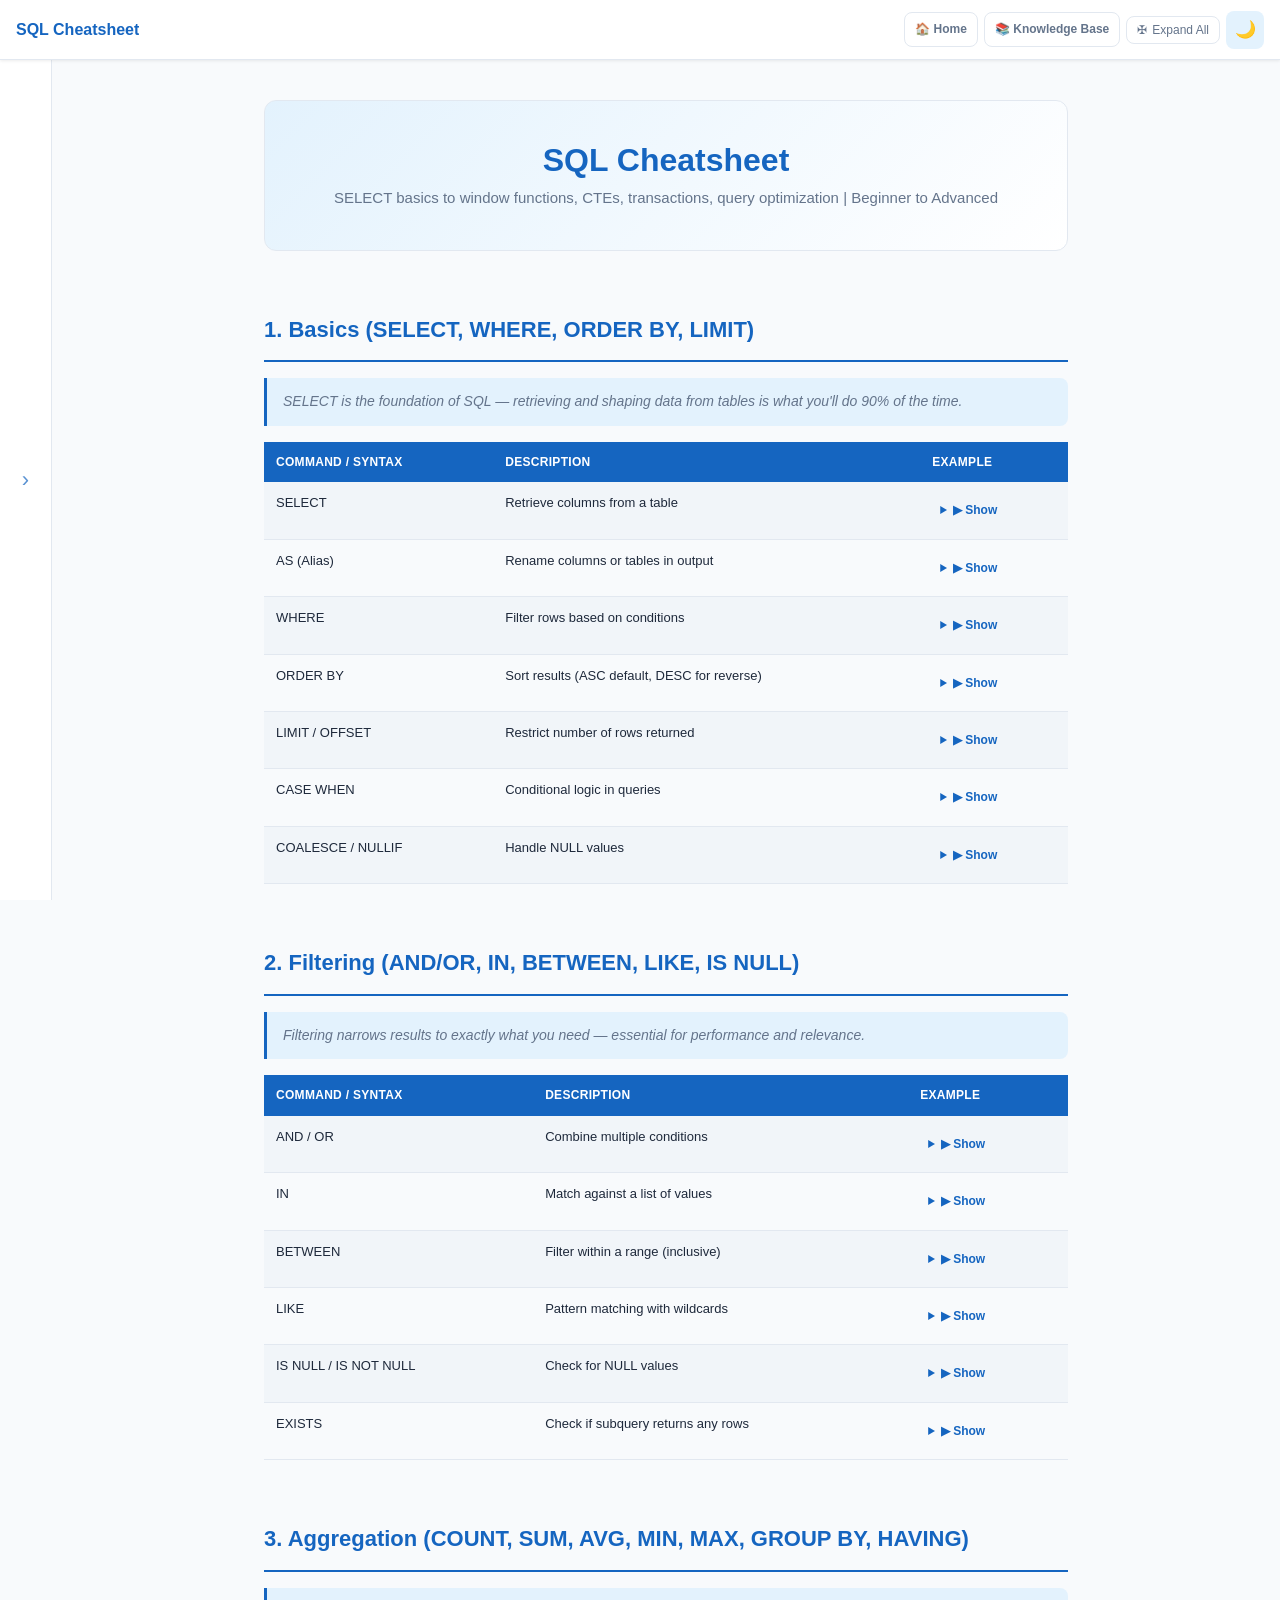
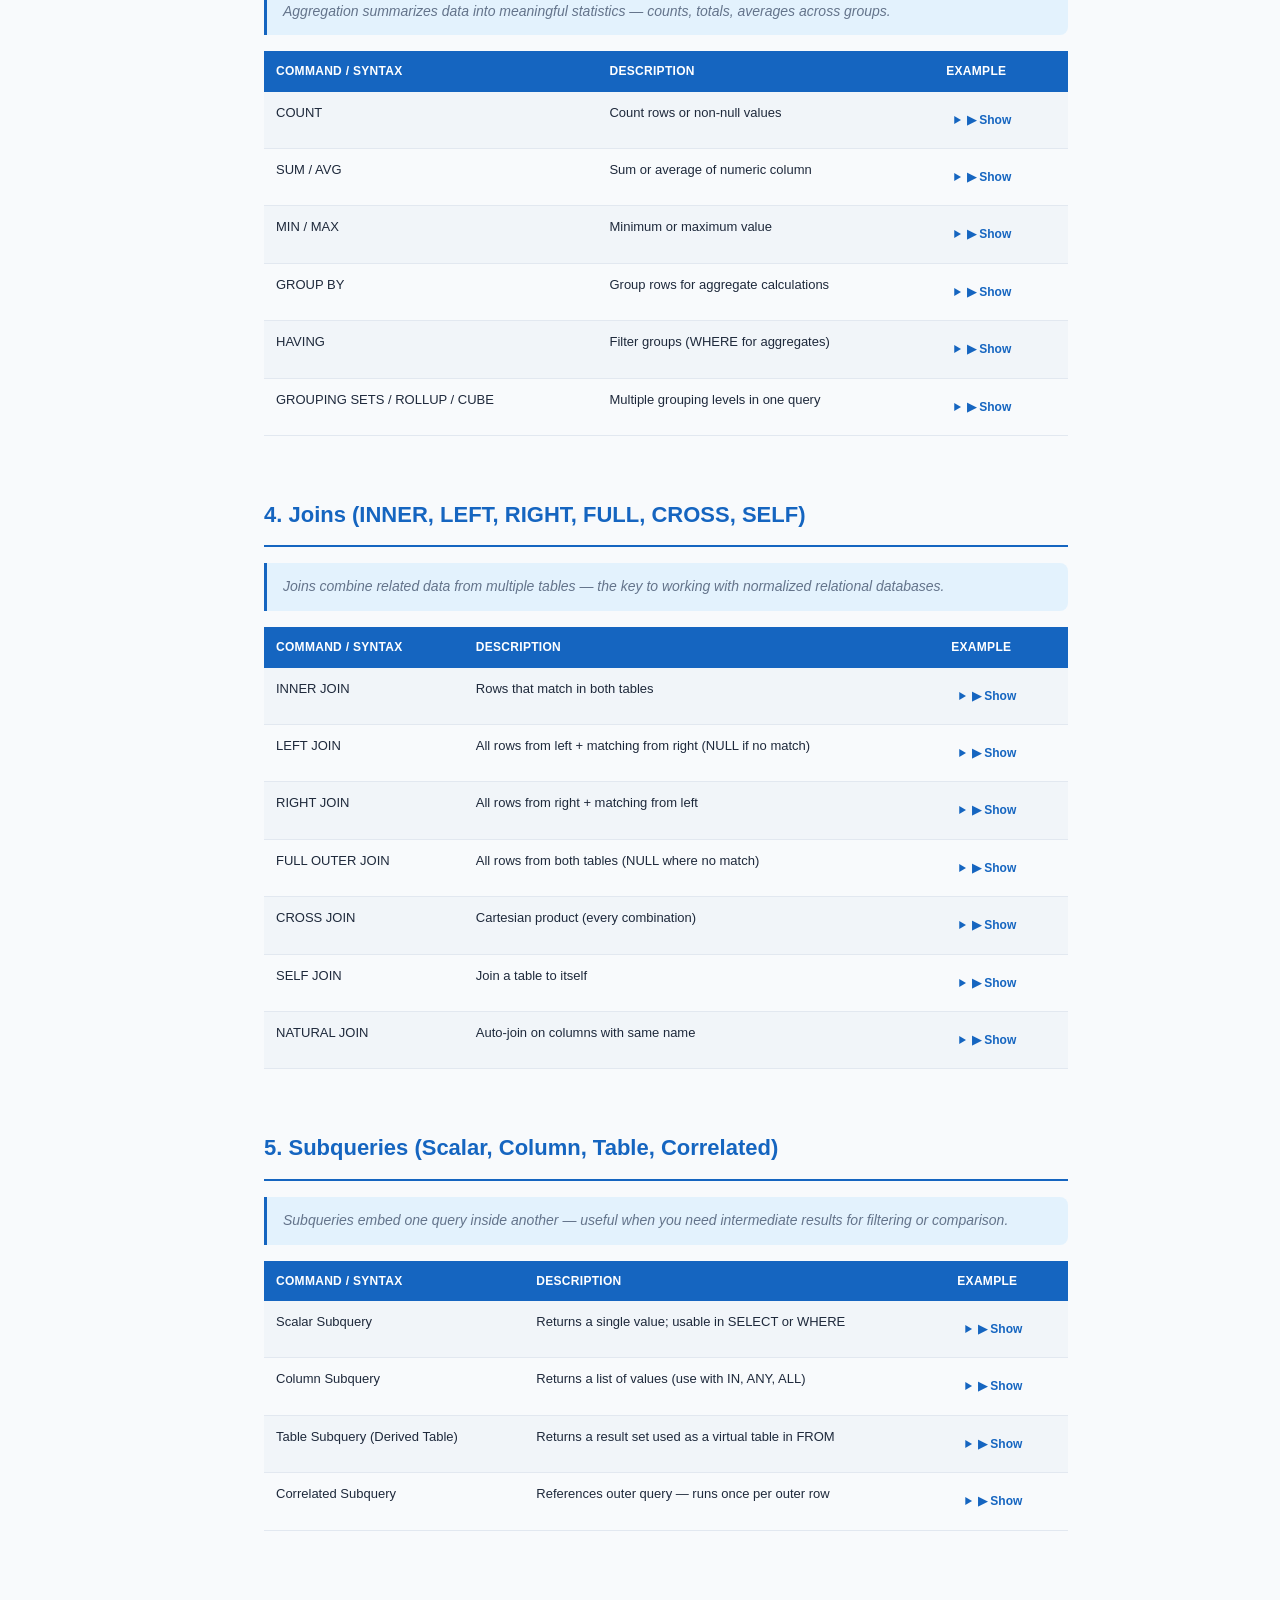
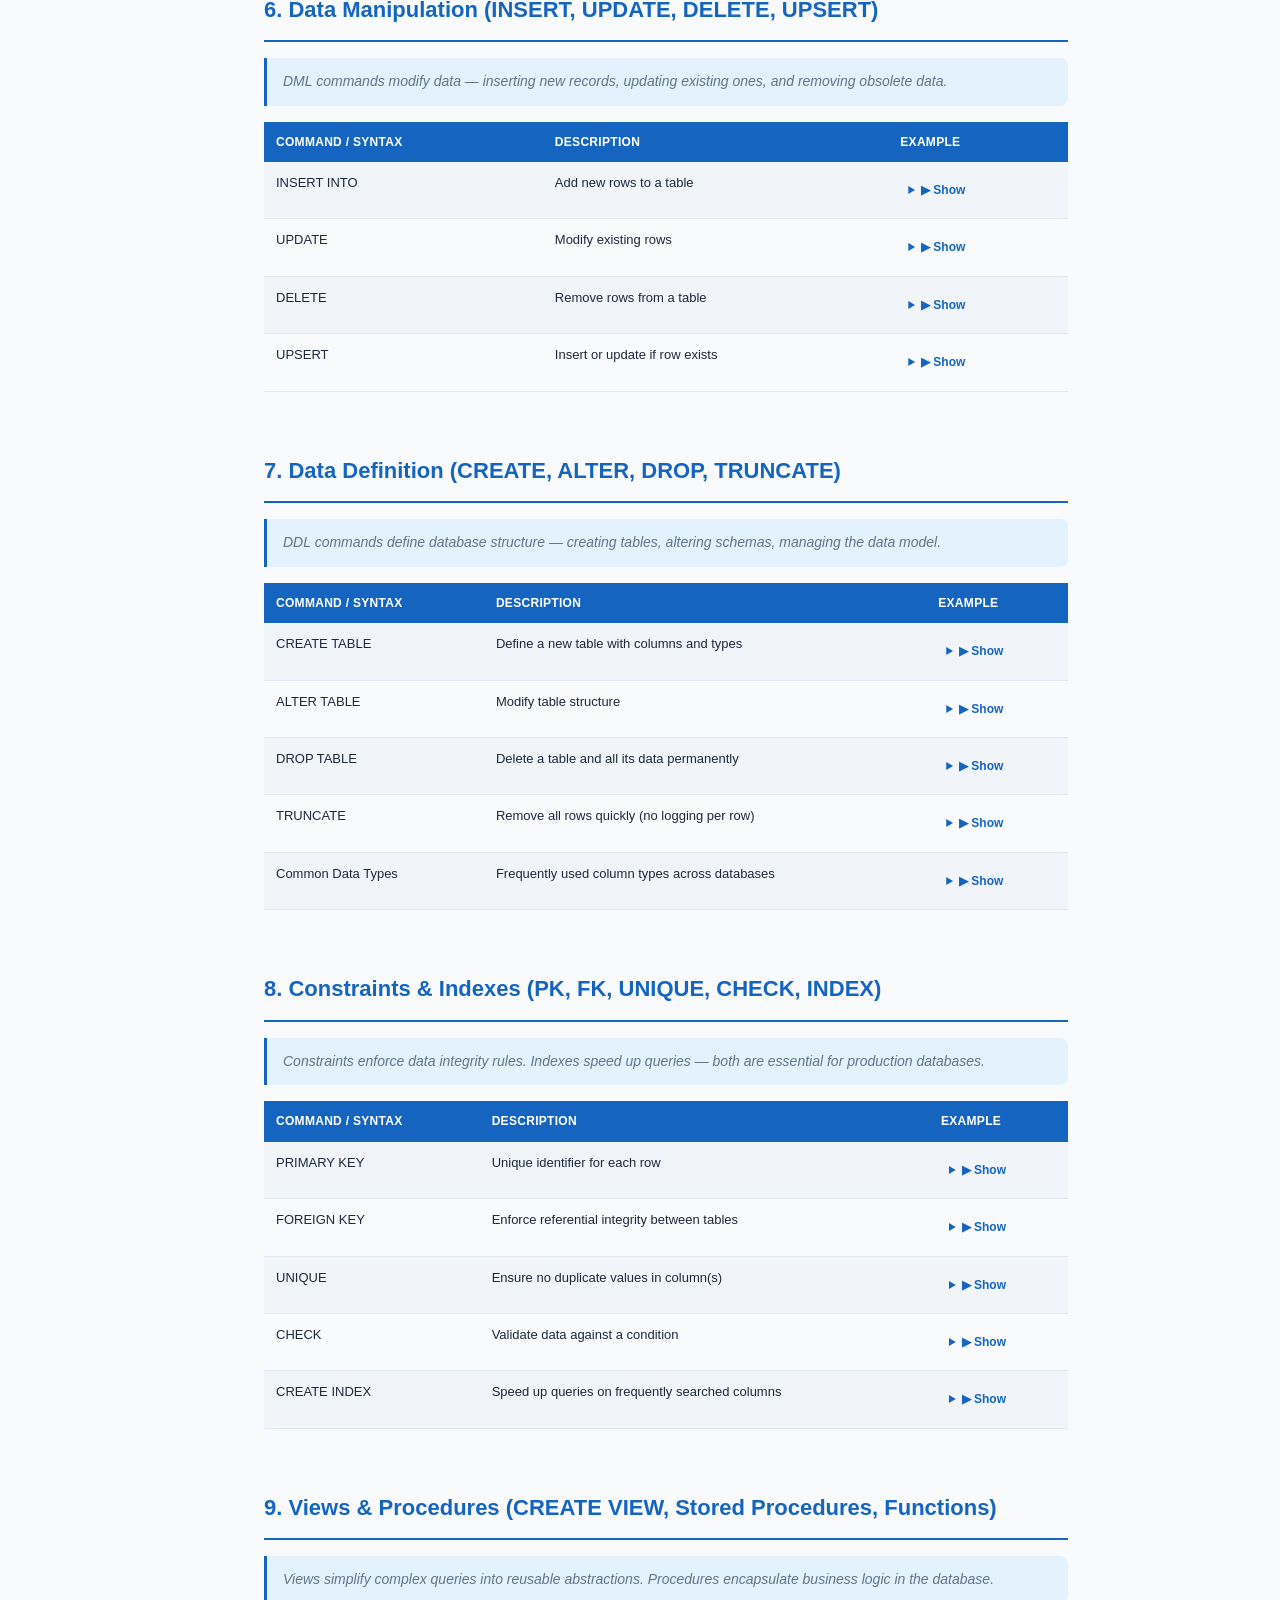
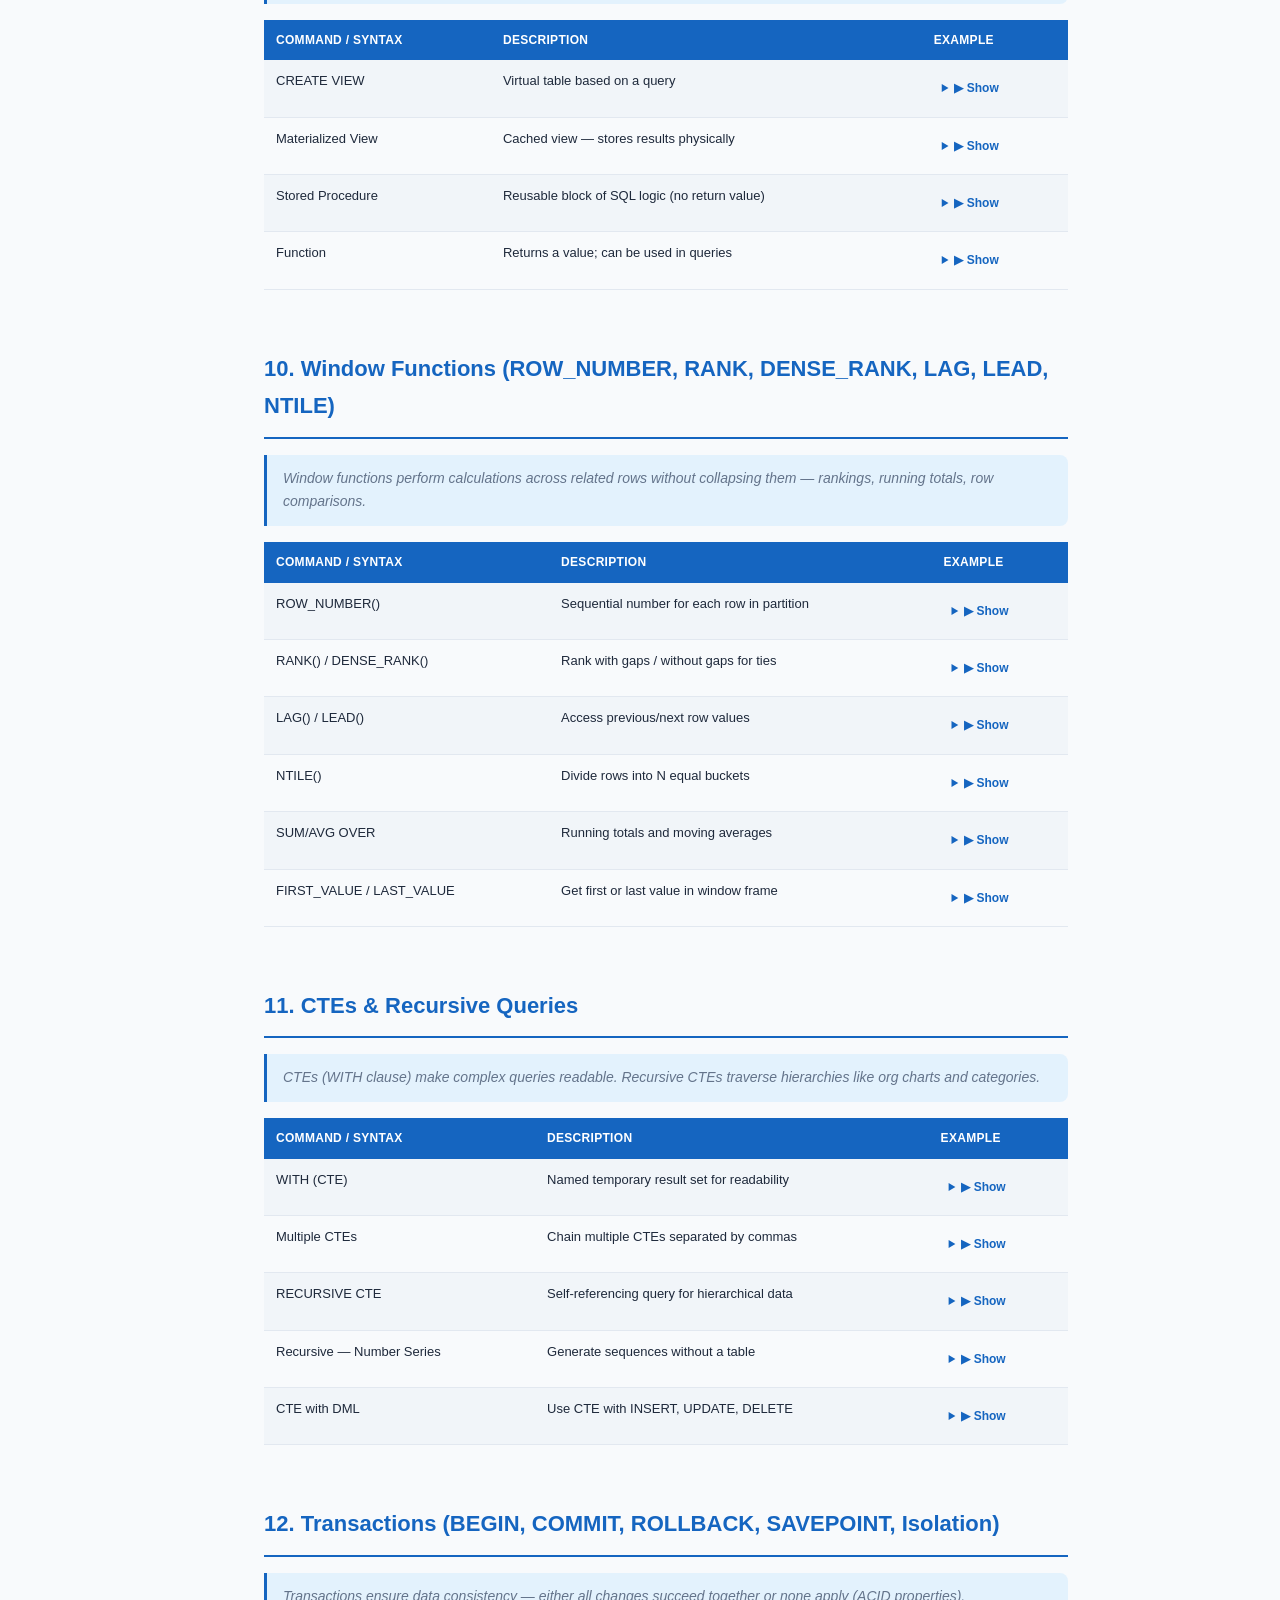
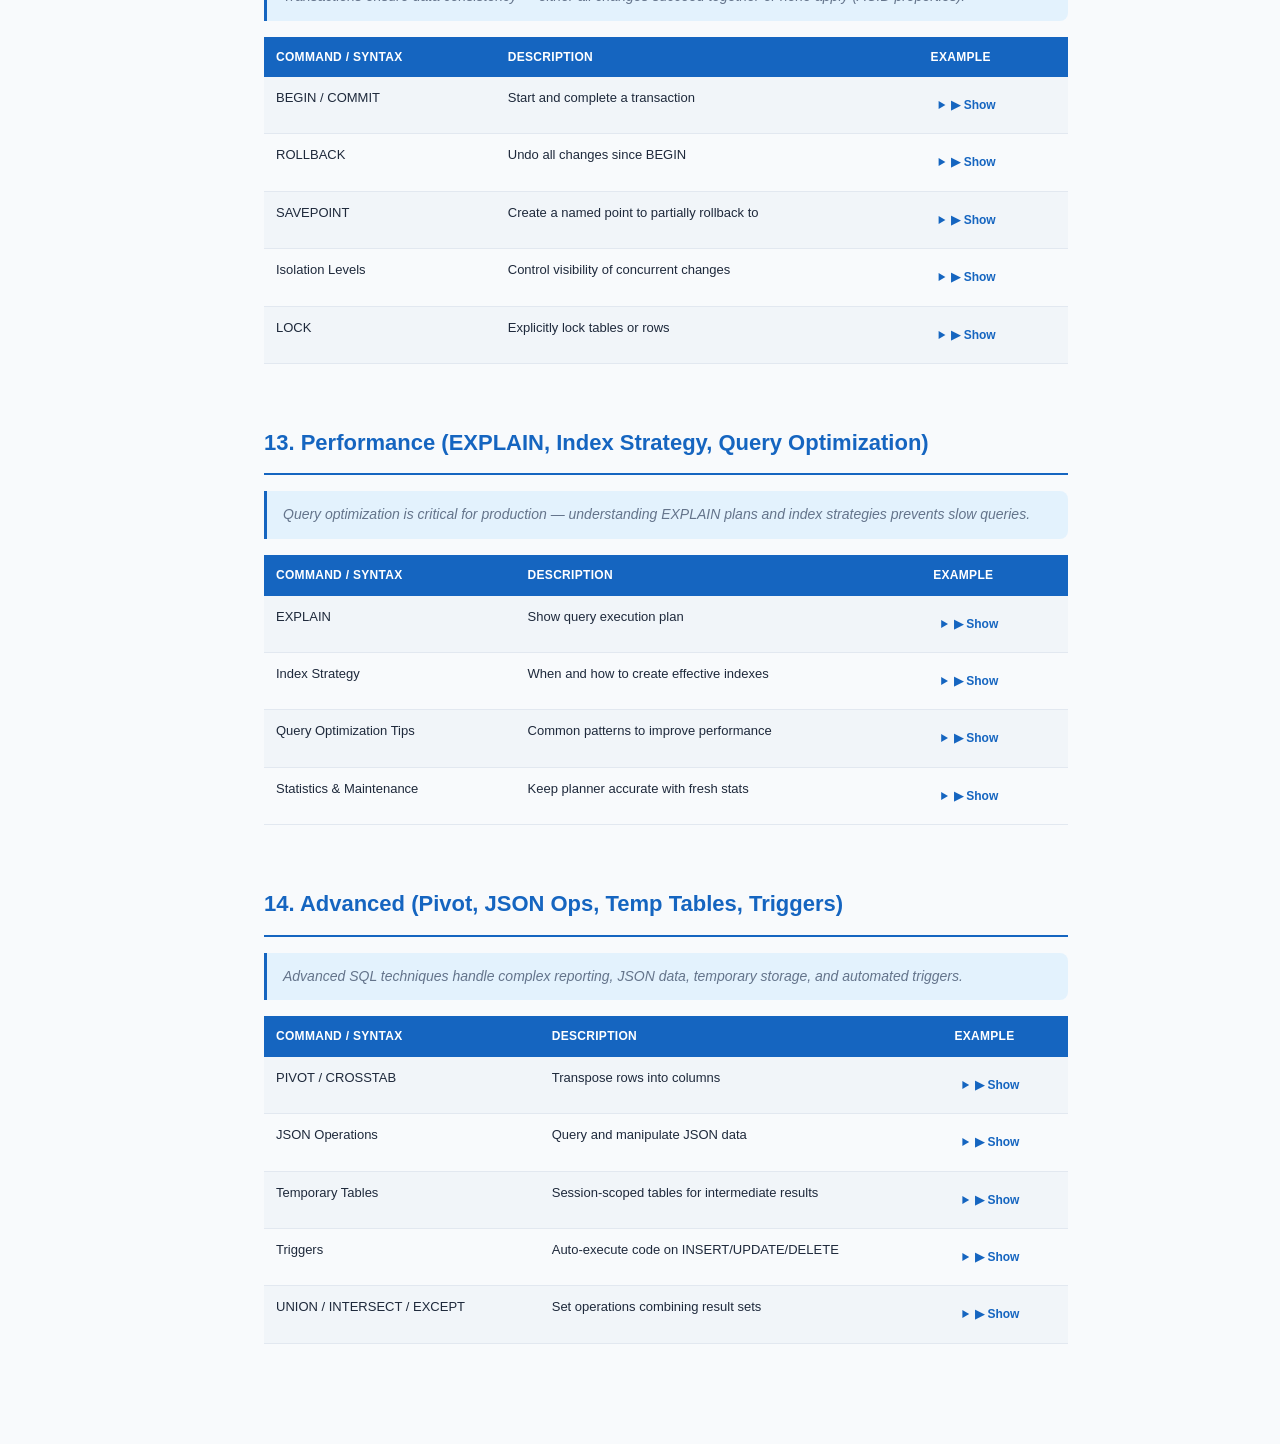
<file: knowledge/sql-cheatsheet.html>
﻿<!DOCTYPE html>
<html lang="en" data-theme="light">
<head>
<meta charset="UTF-8">
<meta name="viewport" content="width=device-width, initial-scale=1.0">
<title>SQL Cheatsheet</title>
<link rel="icon" href="data:image/svg+xml,<svg xmlns=%22http://www.w3.org/2000/svg%22 viewBox=%220 0 100 100%22><text y=%22.9em%22 font-size=%2290%22>&#x1F916;</text></svg>" />
<style>
:root{--primary:#1565c0;--primary-dark:#0d47a1;--primary-light:#e3f2fd;--accent:#ff6f00;--bg:#f8fafc;--bg-card:#ffffff;--bg-code:#1e1e1e;--text:#1e293b;--text-muted:#64748b;--text-code:#d4d4d4;--border:#e2e8f0;--border-light:#f1f5f9;--shadow-sm:0 1px 3px rgba(0,0,0,.08);--shadow-md:0 4px 12px rgba(0,0,0,.1);--shadow-lg:0 8px 24px rgba(0,0,0,.12);--radius:8px;--radius-lg:12px;--font-sans:-apple-system,BlinkMacSystemFont,'Segoe UI',Roboto,'Inter',sans-serif;--font-mono:'JetBrains Mono','Fira Code','Consolas','Monaco',monospace;--nav-height:60px;--toc-width:280px;--toc-width-collapsed:52px}
[data-theme=dark]{--primary:#64b5f6;--primary-dark:#90caf9;--primary-light:#1a2332;--accent:#ffab40;--bg:#0f172a;--bg-card:#1e293b;--bg-code:#0d1117;--text:#e2e8f0;--text-muted:#94a3b8;--text-code:#d4d4d4;--border:#334155;--border-light:#1e293b;--shadow-sm:0 1px 3px rgba(0,0,0,.3);--shadow-md:0 4px 12px rgba(0,0,0,.4);--shadow-lg:0 8px 24px rgba(0,0,0,.5)}
*,::before,::after{box-sizing:border-box;margin:0;padding:0}
html{scroll-behavior:smooth;scroll-padding-top:calc(var(--nav-height) + 16px)}
body{font-family:var(--font-sans);font-size:15px;line-height:1.7;color:var(--text);background:var(--bg);transition:background .3s,color .3s;-webkit-font-smoothing:antialiased}
a{color:var(--primary)}
.top-nav{position:fixed;top:0;left:0;right:0;height:var(--nav-height);background:var(--bg-card);border-bottom:1px solid var(--border);box-shadow:var(--shadow-sm);display:flex;align-items:center;justify-content:space-between;padding:0 16px;z-index:1000;backdrop-filter:blur(10px);transition:background .3s}
.nav-left{display:flex;align-items:center;gap:8px;min-width:0;overflow:hidden}
.nav-brand{font-size:16px;font-weight:700;color:var(--primary);white-space:nowrap;overflow:hidden;text-overflow:ellipsis}
.nav-actions{display:flex;align-items:center;gap:6px;flex-shrink:0}
.nav-btn{display:inline-flex;align-items:center;gap:5px;padding:6px 10px;border:1px solid var(--border);background:var(--bg-card);border-radius:var(--radius);font-size:12px;font-weight:600;color:var(--text-muted);text-decoration:none;cursor:pointer;white-space:nowrap;transition:all .2s}
.nav-btn:hover{border-color:var(--primary);color:var(--primary);background:var(--primary-light)}
.menu-btn{display:flex;align-items:center;justify-content:center;width:40px;height:40px;border:none;background:var(--primary-light);border-radius:var(--radius);cursor:pointer;color:var(--primary);font-size:20px;transition:all .2s;flex-shrink:0}
.menu-btn:hover{background:var(--primary);color:#fff}
.theme-toggle{display:flex;align-items:center;justify-content:center;width:38px;height:38px;border:none;background:var(--primary-light);border-radius:var(--radius);cursor:pointer;font-size:17px;transition:all .2s;flex-shrink:0}
.theme-toggle:hover{background:var(--primary);color:#fff}
.expand-toggle{display:flex;align-items:center;gap:5px;padding:6px 10px;border:1px solid var(--border);background:var(--bg-card);border-radius:var(--radius);cursor:pointer;font-size:12px;color:var(--text-muted);transition:all .2s;white-space:nowrap}
.expand-toggle:hover{border-color:var(--primary);color:var(--primary)}
.expand-toggle.active{background:var(--primary-light);border-color:var(--primary);color:var(--primary)}
.sidebar{position:fixed;top:var(--nav-height);left:-100%;width:min(var(--toc-width),85vw);height:calc(100vh - var(--nav-height));background:var(--bg-card);border-right:1px solid var(--border);overflow:hidden;z-index:900;transition:left .25s ease,width .25s ease;padding:0}
.sidebar.open{left:0;width:min(var(--toc-width),85vw)}
.sidebar-overlay{position:fixed;inset:0;top:var(--nav-height);background:rgba(0,0,0,.4);z-index:899;opacity:0;pointer-events:none;transition:opacity .3s}
.sidebar-overlay.open{opacity:1;pointer-events:all}
.sidebar-inner{width:var(--toc-width);padding:16px;min-height:100%;height:100%;overflow-y:auto}
.sidebar h3{font-size:13px;font-weight:600;color:var(--text-muted);text-transform:uppercase;letter-spacing:.5px;margin-bottom:10px;padding-bottom:8px;border-bottom:1px solid var(--border);white-space:nowrap}
.sidebar ol{list-style:none;padding:0}
.sidebar li{margin:2px 0}
.sidebar a{display:block;padding:7px 10px;color:var(--text);text-decoration:none;font-size:13px;border-radius:6px;transition:all .2s;line-height:1.4;white-space:nowrap}
.sidebar a:hover{background:var(--primary-light);color:var(--primary)}
.sidebar a.active{background:var(--primary);color:#fff;font-weight:500}
.sidebar-collapse-btn{display:flex;align-items:center;justify-content:center;width:32px;height:32px;border:none;background:var(--primary-light);border-radius:var(--radius);cursor:pointer;color:var(--primary);font-size:14px;margin-bottom:12px;transition:all .2s;flex-shrink:0}
.sidebar-collapse-btn:hover{background:var(--primary);color:#fff}
.scroll-progress{position:fixed;top:var(--nav-height);left:0;height:3px;background:var(--primary);z-index:1001;transition:width .1s;width:0}
.main-content{max-width:900px;margin:0 auto;padding:calc(var(--nav-height) + 24px) 16px 60px}
.page-header{text-align:center;margin-bottom:32px;padding:32px 16px;background:linear-gradient(135deg,var(--primary-light),var(--bg-card));border-radius:var(--radius-lg);border:1px solid var(--border)}
.page-header h1{font-size:clamp(22px,5vw,32px);font-weight:800;color:var(--primary);margin-bottom:8px;line-height:1.2}
.page-header .subtitle{font-size:clamp(12px,3vw,15px);color:var(--text-muted);line-height:1.5}
h2{font-size:clamp(18px,4vw,22px);font-weight:700;color:var(--primary);margin:48px 0 16px;padding:12px 0;border-bottom:2px solid var(--primary);scroll-margin-top:calc(var(--nav-height) + 16px)}
h3{font-size:clamp(14px,3.5vw,16px);font-weight:600;color:var(--primary-dark);margin:24px 0 12px}
.section-desc{color:var(--text-muted);font-size:14px;margin:0 0 16px;padding:12px 16px;border-left:3px solid var(--primary);background:var(--primary-light);border-radius:0 var(--radius) var(--radius) 0;font-style:italic}
.table-wrapper,.table-wrap{overflow-x:auto;-webkit-overflow-scrolling:touch;margin:12px 0 24px;border-radius:var(--radius);border:1px solid var(--border);box-shadow:var(--shadow-sm)}
table{width:100%;border-collapse:collapse;font-size:13px;min-width:400px}
th{background:var(--primary);color:#fff;padding:10px 12px;text-align:left;font-weight:600;font-size:12px;text-transform:uppercase;letter-spacing:.3px;white-space:nowrap}
td{padding:10px 12px;border-bottom:1px solid var(--border);vertical-align:top}
tr:nth-child(even){background:var(--border-light)}
tr:hover{background:var(--primary-light)}
[data-theme=dark] th{background:#1e3a5f}
code{background:var(--bg-code);color:var(--text-code);padding:2px 6px;border-radius:4px;font-family:var(--font-mono);font-size:12px}
.cmd{background:var(--bg-code);color:var(--text-code);padding:2px 6px;border-radius:4px;font-family:var(--font-mono);font-size:12px}
details{margin:4px 0}
details summary{cursor:pointer;color:var(--primary);font-weight:600;font-size:12px;padding:4px 8px;border-radius:4px;transition:background .2s;user-select:none;-webkit-user-select:none}
details summary:hover{background:var(--primary-light)}
details pre,pre{background:var(--bg-code);color:var(--text-code);padding:14px 16px;border-radius:var(--radius);font-family:var(--font-mono);font-size:12px;overflow-x:auto;-webkit-overflow-scrolling:touch;margin:8px 0;line-height:1.6;max-height:400px;overflow-y:auto}
.code-modal-overlay{position:fixed;inset:0;background:rgba(0,0,0,.6);backdrop-filter:blur(4px);z-index:2000;display:flex;align-items:center;justify-content:center;padding:16px;opacity:0;pointer-events:none;transition:opacity .25s ease}
.code-modal-overlay.active{opacity:1;pointer-events:all}
.code-modal{background:var(--bg-code);border:1px solid var(--border);border-radius:var(--radius-lg);box-shadow:var(--shadow-lg);width:100%;max-width:700px;max-height:80vh;display:flex;flex-direction:column;transform:scale(.9) translateY(20px);transition:transform .25s ease;overflow:hidden}
.code-modal-overlay.active .code-modal{transform:scale(1) translateY(0)}
.code-modal-header{display:flex;align-items:center;justify-content:space-between;padding:12px 16px;background:var(--primary);color:#fff;font-size:13px;font-weight:600}
.code-modal-close{width:32px;height:32px;border:none;background:rgba(255,255,255,.2);color:#fff;border-radius:6px;font-size:18px;cursor:pointer;display:flex;align-items:center;justify-content:center;transition:background .2s}
.code-modal-close:hover{background:rgba(255,255,255,.3)}
.code-modal-body{overflow:auto;-webkit-overflow-scrolling:touch;padding:16px 20px;flex:1}
.code-modal-body pre{background:transparent;color:var(--text-code);font-family:var(--font-mono);font-size:13px;line-height:1.7;margin:0;white-space:pre-wrap;word-break:break-word;max-height:none}
.back-to-top{position:fixed;bottom:24px;right:24px;width:44px;height:44px;background:var(--primary);color:#fff;border:none;border-radius:50%;font-size:22px;cursor:pointer;box-shadow:var(--shadow-md);display:flex;align-items:center;justify-content:center;opacity:0;transform:translateY(20px);transition:all .3s;z-index:800}
.back-to-top.visible{opacity:1;transform:translateY(0)}
.back-to-top:hover{transform:translateY(-2px);box-shadow:var(--shadow-lg)}
.tip{background:#ecfdf5;border-left:4px solid #10b981;padding:12px 16px;margin:16px 0;font-size:13px;border-radius:0 var(--radius) var(--radius) 0;line-height:1.6}
[data-theme=dark] .tip{background:#064e3b30;border-color:#10b981}
.cmt{color:#6a9955}.kw{color:#569cd6}.str{color:#ce9178}.fn{color:#dcdcaa}
@media(max-width:640px){.code-modal{max-height:85vh;border-radius:var(--radius-lg) var(--radius-lg) 0 0}.code-modal-overlay{align-items:flex-end;padding:0}.expand-label,.nav-brand{display:none}}
@media(min-width:768px){.main-content{padding:calc(var(--nav-height) + 32px) 24px 80px}.page-header{padding:40px 32px}}
@media(min-width:1024px){
  body{padding-left:var(--toc-width-collapsed)}
  .main-content{padding:calc(var(--nav-height) + 40px) 32px 100px;margin:0 auto;max-width:900px}
  .sidebar{left:0;width:var(--toc-width-collapsed);overflow:hidden;transition:width .3s ease,box-shadow .3s ease}
  .sidebar:hover{width:var(--toc-width);box-shadow:var(--shadow-lg)}
  .sidebar:not(:hover) .sidebar-inner{opacity:0;pointer-events:none}
  .sidebar:hover .sidebar-inner{opacity:1;pointer-events:all;transition:opacity .2s ease .1s}
  .sidebar-inner{width:var(--toc-width);height:100%;overflow-y:auto;transition:opacity .15s ease}
  .sidebar:hover a{pointer-events:all}
  .sidebar:not(:hover)::after{content:"\203A";position:absolute;top:50%;left:50%;transform:translate(-50%,-50%);font-size:22px;color:var(--primary);opacity:0.7;pointer-events:none;transition:opacity .2s ease}
  .sidebar:hover::after{opacity:0}
  .sidebar-overlay,.menu-btn{display:none}
}
@media(min-width:1200px){.main-content{padding-left:48px;padding-right:48px}}
@keyframes fadeIn{from{opacity:0;transform:translateY(10px)}to{opacity:1;transform:translateY(0)}}
.main-content>*{animation:fadeIn .3s ease forwards}
@media print{.top-nav,.sidebar,.sidebar-overlay,.back-to-top,.scroll-progress,.code-modal-overlay{display:none!important}.main-content{margin:0;padding:10px;max-width:100%}body{font-size:11px;background:#fff;color:#000}}
</style>
</head>
<body>

<div class="scroll-progress" id="scrollProgress"></div>

<nav class="top-nav">
  <div class="nav-left">
    <button class="menu-btn" id="menuBtn" aria-label="Toggle menu">&#9776;</button>
    <span class="nav-brand">SQL Cheatsheet</span>
  </div>
  <div class="nav-actions">
    <a href="../index.html" class="nav-btn">&#127968; Home</a>
    <a href="index.html" class="nav-btn">&#128218; Knowledge Base</a>
    <button class="expand-toggle" id="expandToggle">&#10016; <span class="expand-label">Expand All</span></button>
    <button class="theme-toggle" id="themeToggle" aria-label="Toggle theme">&#127769;</button>
  </div>
</nav>

<div class="sidebar-overlay" id="sidebarOverlay"></div>

<aside class="sidebar" id="sidebar">
  <div class="sidebar-inner">
  <h3>&#128209; Contents</h3>
  <ol>
      <li><a href="#s1">1. Basics (SELECT, WHERE, ORDER BY, LIMIT)</a></li>
      <li><a href="#s2">2. Filtering (AND/OR, IN, BETWEEN, LIKE, IS NULL)</a></li>
      <li><a href="#s3">3. Aggregation (COUNT, SUM, AVG, MIN, MAX, GROUP BY, HAVING)</a></li>
      <li><a href="#s4">4. Joins (INNER, LEFT, RIGHT, FULL, CROSS, SELF)</a></li>
      <li><a href="#s5">5. Subqueries (Scalar, Column, Table, Correlated)</a></li>
      <li><a href="#s6">6. Data Manipulation (INSERT, UPDATE, DELETE, UPSERT)</a></li>
      <li><a href="#s7">7. Data Definition (CREATE, ALTER, DROP, TRUNCATE)</a></li>
      <li><a href="#s8">8. Constraints &amp; Indexes (PK, FK, UNIQUE, CHECK, INDEX)</a></li>
      <li><a href="#s9">9. Views &amp; Procedures (CREATE VIEW, Stored Procedures, Functions)</a></li>
      <li><a href="#s10">10. Window Functions (ROW_NUMBER, RANK, DENSE_RANK, LAG, LEAD, NTILE)</a></li>
      <li><a href="#s11">11. CTEs &amp; Recursive Queries</a></li>
      <li><a href="#s12">12. Transactions (BEGIN, COMMIT, ROLLBACK, SAVEPOINT, Isolation)</a></li>
      <li><a href="#s13">13. Performance (EXPLAIN, Index Strategy, Query Optimization)</a></li>
      <li><a href="#s14">14. Advanced (Pivot, JSON Ops, Temp Tables, Triggers)</a></li>
  </ol>
  </div>
</aside>

<main class="main-content">

<div class="page-header">
  <h1>SQL Cheatsheet</h1>
  <p class="subtitle">SELECT basics to window functions, CTEs, transactions, query optimization | Beginner to Advanced</p>
</div>

<h2 id="s1">1. Basics (SELECT, WHERE, ORDER BY, LIMIT)</h2>
<p class="section-desc">SELECT is the foundation of SQL — retrieving and shaping data from tables is what you'll do 90% of the time.</p>
<table>
<tr><th>Command / Syntax</th><th>Description</th><th>Example</th></tr>
<tr><td>SELECT</td><td>Retrieve columns from a table</td><td><details><summary>▶ Show</summary><pre><span class="cmd">SELECT</span> first_name, last_name
<span class="cmd">FROM</span> employees;

<span class="cmd">SELECT *</span> <span class="cmd">FROM</span> employees;  <span class="cmt">-- all columns</span>

<span class="cmd">SELECT DISTINCT</span> department
<span class="cmd">FROM</span> employees;  <span class="cmt">-- unique values only</span></pre></details></td></tr>
<tr><td>AS (Alias)</td><td>Rename columns or tables in output</td><td><details><summary>▶ Show</summary><pre><span class="cmd">SELECT</span> first_name <span class="cmd">AS</span> fname,
       salary * 12 <span class="cmd">AS</span> annual_salary
<span class="cmd">FROM</span> employees <span class="cmd">AS</span> e;  <span class="cmt">-- table alias</span></pre></details></td></tr>
<tr><td>WHERE</td><td>Filter rows based on conditions</td><td><details><summary>▶ Show</summary><pre><span class="cmd">SELECT</span> * <span class="cmd">FROM</span> employees
<span class="cmd">WHERE</span> department = 'Engineering';

<span class="cmd">SELECT</span> * <span class="cmd">FROM</span> employees
<span class="cmd">WHERE</span> salary > 50000;

<span class="cmd">SELECT</span> * <span class="cmd">FROM</span> employees
<span class="cmd">WHERE</span> hire_date >= '2023-01-01';</pre></details></td></tr>
<tr><td>ORDER BY</td><td>Sort results (ASC default, DESC for reverse)</td><td><details><summary>▶ Show</summary><pre><span class="cmd">SELECT</span> * <span class="cmd">FROM</span> employees
<span class="cmd">ORDER BY</span> salary <span class="cmd">DESC</span>;  <span class="cmt">-- highest first</span>

<span class="cmd">SELECT</span> * <span class="cmd">FROM</span> employees
<span class="cmd">ORDER BY</span> department <span class="cmd">ASC</span>, salary <span class="cmd">DESC</span>;  <span class="cmt">-- multi-col</span>

<span class="cmd">SELECT</span> * <span class="cmd">FROM</span> employees
<span class="cmd">ORDER BY</span> 2;  <span class="cmt">-- by column position</span></pre></details></td></tr>
<tr><td>LIMIT / OFFSET</td><td>Restrict number of rows returned</td><td><details><summary>▶ Show</summary><pre><span class="cmd">SELECT</span> * <span class="cmd">FROM</span> employees
<span class="cmd">LIMIT</span> 10;  <span class="cmt">-- first 10 rows</span>

<span class="cmd">SELECT</span> * <span class="cmd">FROM</span> employees
<span class="cmd">LIMIT</span> 10 <span class="cmd">OFFSET</span> 20;  <span class="cmt">-- skip 20, get next 10</span>

<span class="cmt">-- SQL Server syntax:</span>
<span class="cmd">SELECT TOP</span> 10 * <span class="cmd">FROM</span> employees;

<span class="cmt">-- Oracle syntax:</span>
<span class="cmd">SELECT</span> * <span class="cmd">FROM</span> employees
<span class="cmd">FETCH FIRST</span> 10 <span class="cmd">ROWS ONLY</span>;</pre></details></td></tr>
<tr><td>CASE WHEN</td><td>Conditional logic in queries</td><td><details><summary>▶ Show</summary><pre><span class="cmd">SELECT</span> first_name,
  <span class="cmd">CASE</span>
    <span class="cmd">WHEN</span> salary > 100000 <span class="cmd">THEN</span> 'High'
    <span class="cmd">WHEN</span> salary > 50000  <span class="cmd">THEN</span> 'Mid'
    <span class="cmd">ELSE</span> 'Low'
  <span class="cmd">END AS</span> salary_band
<span class="cmd">FROM</span> employees;</pre></details></td></tr>
<tr><td>COALESCE / NULLIF</td><td>Handle NULL values</td><td><details><summary>▶ Show</summary><pre><span class="cmd">SELECT COALESCE</span>(phone, email, 'N/A') <span class="cmd">AS</span> contact
<span class="cmd">FROM</span> employees;  <span class="cmt">-- first non-null value</span>

<span class="cmd">SELECT NULLIF</span>(bonus, 0) <span class="cmd">AS</span> bonus
<span class="cmd">FROM</span> employees;  <span class="cmt">-- returns NULL if bonus = 0</span></pre></details></td></tr>
</table>

<!-- Section 2 -->
<h2 id="s2">2. Filtering (AND/OR, IN, BETWEEN, LIKE, IS NULL)</h2>
<p class="section-desc">Filtering narrows results to exactly what you need — essential for performance and relevance.</p>
<table>
<tr><th>Command / Syntax</th><th>Description</th><th>Example</th></tr>
<tr><td>AND / OR</td><td>Combine multiple conditions</td><td><details><summary>▶ Show</summary><pre><span class="cmd">SELECT</span> * <span class="cmd">FROM</span> employees
<span class="cmd">WHERE</span> department = 'Sales'
  <span class="cmd">AND</span> salary > 60000;

<span class="cmd">SELECT</span> * <span class="cmd">FROM</span> employees
<span class="cmd">WHERE</span> department = 'Sales'
  <span class="cmd">OR</span> department = 'Marketing';

<span class="cmt">-- Use parentheses for precedence:</span>
<span class="cmd">SELECT</span> * <span class="cmd">FROM</span> employees
<span class="cmd">WHERE</span> (dept = 'Sales' <span class="cmd">OR</span> dept = 'HR')
  <span class="cmd">AND</span> salary > 50000;</pre></details></td></tr>
<tr><td>IN</td><td>Match against a list of values</td><td><details><summary>▶ Show</summary><pre><span class="cmd">SELECT</span> * <span class="cmd">FROM</span> employees
<span class="cmd">WHERE</span> department <span class="cmd">IN</span> ('Sales', 'Marketing', 'HR');

<span class="cmt">-- NOT IN:</span>
<span class="cmd">SELECT</span> * <span class="cmd">FROM</span> employees
<span class="cmd">WHERE</span> department <span class="cmd">NOT IN</span> ('IT', 'Finance');

<span class="cmt">-- IN with subquery:</span>
<span class="cmd">SELECT</span> * <span class="cmd">FROM</span> employees
<span class="cmd">WHERE</span> dept_id <span class="cmd">IN</span> (
  <span class="cmd">SELECT</span> id <span class="cmd">FROM</span> departments <span class="cmd">WHERE</span> active = 1
);</pre></details></td></tr>
<tr><td>BETWEEN</td><td>Filter within a range (inclusive)</td><td><details><summary>▶ Show</summary><pre><span class="cmd">SELECT</span> * <span class="cmd">FROM</span> employees
<span class="cmd">WHERE</span> salary <span class="cmd">BETWEEN</span> 40000 <span class="cmd">AND</span> 80000;

<span class="cmd">SELECT</span> * <span class="cmd">FROM</span> orders
<span class="cmd">WHERE</span> order_date <span class="cmd">BETWEEN</span> '2024-01-01' <span class="cmd">AND</span> '2024-12-31';

<span class="cmt">-- NOT BETWEEN:</span>
<span class="cmd">SELECT</span> * <span class="cmd">FROM</span> products
<span class="cmd">WHERE</span> price <span class="cmd">NOT BETWEEN</span> 10 <span class="cmd">AND</span> 50;</pre></details></td></tr>
<tr><td>LIKE</td><td>Pattern matching with wildcards</td><td><details><summary>▶ Show</summary><pre><span class="cmt">-- % = any number of characters</span>
<span class="cmd">SELECT</span> * <span class="cmd">FROM</span> employees
<span class="cmd">WHERE</span> name <span class="cmd">LIKE</span> 'John%';  <span class="cmt">-- starts with John</span>

<span class="cmd">SELECT</span> * <span class="cmd">FROM</span> employees
<span class="cmd">WHERE</span> email <span class="cmd">LIKE</span> '%@gmail.com';  <span class="cmt">-- ends with</span>

<span class="cmt">-- _ = exactly one character</span>
<span class="cmd">SELECT</span> * <span class="cmd">FROM</span> products
<span class="cmd">WHERE</span> code <span class="cmd">LIKE</span> 'A_B%';  <span class="cmt">-- A + any char + B...</span>

<span class="cmt">-- Case-insensitive (PostgreSQL):</span>
<span class="cmd">SELECT</span> * <span class="cmd">FROM</span> employees
<span class="cmd">WHERE</span> name <span class="cmd">ILIKE</span> '%smith%';</pre></details></td></tr>
<tr><td>IS NULL / IS NOT NULL</td><td>Check for NULL values</td><td><details><summary>▶ Show</summary><pre><span class="cmd">SELECT</span> * <span class="cmd">FROM</span> employees
<span class="cmd">WHERE</span> manager_id <span class="cmd">IS NULL</span>;  <span class="cmt">-- no manager</span>

<span class="cmd">SELECT</span> * <span class="cmd">FROM</span> employees
<span class="cmd">WHERE</span> phone <span class="cmd">IS NOT NULL</span>;

<span class="cmt">-- Common mistake (this does NOT work):</span>
<span class="cmt">-- WHERE manager_id = NULL  ← always false!</span></pre></details></td></tr>
<tr><td>EXISTS</td><td>Check if subquery returns any rows</td><td><details><summary>▶ Show</summary><pre><span class="cmd">SELECT</span> * <span class="cmd">FROM</span> customers c
<span class="cmd">WHERE EXISTS</span> (
  <span class="cmd">SELECT</span> 1 <span class="cmd">FROM</span> orders o
  <span class="cmd">WHERE</span> o.customer_id = c.id
);  <span class="cmt">-- customers who have placed orders</span>

<span class="cmd">SELECT</span> * <span class="cmd">FROM</span> customers c
<span class="cmd">WHERE NOT EXISTS</span> (
  <span class="cmd">SELECT</span> 1 <span class="cmd">FROM</span> orders o
  <span class="cmd">WHERE</span> o.customer_id = c.id
);  <span class="cmt">-- customers with no orders</span></pre></details></td></tr>
</table>

<!-- Section 3 -->
<h2 id="s3">3. Aggregation (COUNT, SUM, AVG, MIN, MAX, GROUP BY, HAVING)</h2>
<p class="section-desc">Aggregation summarizes data into meaningful statistics — counts, totals, averages across groups.</p>
<table>
<tr><th>Command / Syntax</th><th>Description</th><th>Example</th></tr>
<tr><td>COUNT</td><td>Count rows or non-null values</td><td><details><summary>▶ Show</summary><pre><span class="cmd">SELECT COUNT</span>(*) <span class="cmd">FROM</span> employees;  <span class="cmt">-- all rows</span>

<span class="cmd">SELECT COUNT</span>(phone) <span class="cmd">FROM</span> employees;  <span class="cmt">-- non-null only</span>

<span class="cmd">SELECT COUNT</span>(<span class="cmd">DISTINCT</span> department)
<span class="cmd">FROM</span> employees;  <span class="cmt">-- unique departments</span></pre></details></td></tr>
<tr><td>SUM / AVG</td><td>Sum or average of numeric column</td><td><details><summary>▶ Show</summary><pre><span class="cmd">SELECT SUM</span>(salary) <span class="cmd">AS</span> total_payroll
<span class="cmd">FROM</span> employees;

<span class="cmd">SELECT AVG</span>(salary) <span class="cmd">AS</span> avg_salary
<span class="cmd">FROM</span> employees
<span class="cmd">WHERE</span> department = 'Engineering';

<span class="cmd">SELECT</span> department,
       <span class="cmd">SUM</span>(salary) <span class="cmd">AS</span> dept_total,
       <span class="cmd">AVG</span>(salary) <span class="cmd">AS</span> dept_avg
<span class="cmd">FROM</span> employees
<span class="cmd">GROUP BY</span> department;</pre></details></td></tr>
<tr><td>MIN / MAX</td><td>Minimum or maximum value</td><td><details><summary>▶ Show</summary><pre><span class="cmd">SELECT MIN</span>(salary), <span class="cmd">MAX</span>(salary)
<span class="cmd">FROM</span> employees;

<span class="cmd">SELECT MIN</span>(hire_date) <span class="cmd">AS</span> earliest,
       <span class="cmd">MAX</span>(hire_date) <span class="cmd">AS</span> latest
<span class="cmd">FROM</span> employees;</pre></details></td></tr>
<tr><td>GROUP BY</td><td>Group rows for aggregate calculations</td><td><details><summary>▶ Show</summary><pre><span class="cmd">SELECT</span> department, <span class="cmd">COUNT</span>(*) <span class="cmd">AS</span> headcount
<span class="cmd">FROM</span> employees
<span class="cmd">GROUP BY</span> department;

<span class="cmt">-- Multiple grouping columns:</span>
<span class="cmd">SELECT</span> department, job_title, <span class="cmd">AVG</span>(salary)
<span class="cmd">FROM</span> employees
<span class="cmd">GROUP BY</span> department, job_title;

<span class="cmt">-- With ORDER BY:</span>
<span class="cmd">SELECT</span> department, <span class="cmd">COUNT</span>(*) <span class="cmd">AS</span> cnt
<span class="cmd">FROM</span> employees
<span class="cmd">GROUP BY</span> department
<span class="cmd">ORDER BY</span> cnt <span class="cmd">DESC</span>;</pre></details></td></tr>
<tr><td>HAVING</td><td>Filter groups (WHERE for aggregates)</td><td><details><summary>▶ Show</summary><pre><span class="cmd">SELECT</span> department, <span class="cmd">COUNT</span>(*) <span class="cmd">AS</span> cnt
<span class="cmd">FROM</span> employees
<span class="cmd">GROUP BY</span> department
<span class="cmd">HAVING COUNT</span>(*) > 5;  <span class="cmt">-- depts with more than 5</span>

<span class="cmd">SELECT</span> department, <span class="cmd">AVG</span>(salary) <span class="cmd">AS</span> avg_sal
<span class="cmd">FROM</span> employees
<span class="cmd">GROUP BY</span> department
<span class="cmd">HAVING AVG</span>(salary) > 70000
<span class="cmd">ORDER BY</span> avg_sal <span class="cmd">DESC</span>;</pre></details></td></tr>
<tr><td>GROUPING SETS / ROLLUP / CUBE</td><td>Multiple grouping levels in one query</td><td><details><summary>▶ Show</summary><pre><span class="cmt">-- ROLLUP: hierarchical subtotals</span>
<span class="cmd">SELECT</span> department, job_title, <span class="cmd">SUM</span>(salary)
<span class="cmd">FROM</span> employees
<span class="cmd">GROUP BY ROLLUP</span>(department, job_title);

<span class="cmt">-- CUBE: all combinations of subtotals</span>
<span class="cmd">SELECT</span> department, job_title, <span class="cmd">SUM</span>(salary)
<span class="cmd">FROM</span> employees
<span class="cmd">GROUP BY CUBE</span>(department, job_title);

<span class="cmt">-- GROUPING SETS: specific combos</span>
<span class="cmd">SELECT</span> department, job_title, <span class="cmd">SUM</span>(salary)
<span class="cmd">FROM</span> employees
<span class="cmd">GROUP BY GROUPING SETS</span>(
  (department, job_title),
  (department),
  ()
);</pre></details></td></tr>
</table>

<!-- Section 4 -->
<h2 id="s4">4. Joins (INNER, LEFT, RIGHT, FULL, CROSS, SELF)</h2>
<p class="section-desc">Joins combine related data from multiple tables — the key to working with normalized relational databases.</p>
<table>
<tr><th>Command / Syntax</th><th>Description</th><th>Example</th></tr>
<tr><td>INNER JOIN</td><td>Rows that match in both tables</td><td><details><summary>▶ Show</summary><pre><span class="cmd">SELECT</span> e.name, d.dept_name
<span class="cmd">FROM</span> employees e
<span class="cmd">INNER JOIN</span> departments d
  <span class="cmd">ON</span> e.dept_id = d.id;

<span class="cmt">-- Multiple join conditions:</span>
<span class="cmd">SELECT</span> o.id, p.name, oi.quantity
<span class="cmd">FROM</span> orders o
<span class="cmd">JOIN</span> order_items oi <span class="cmd">ON</span> o.id = oi.order_id
<span class="cmd">JOIN</span> products p <span class="cmd">ON</span> oi.product_id = p.id;</pre></details></td></tr>
<tr><td>LEFT JOIN</td><td>All rows from left + matching from right (NULL if no match)</td><td><details><summary>▶ Show</summary><pre><span class="cmd">SELECT</span> e.name, d.dept_name
<span class="cmd">FROM</span> employees e
<span class="cmd">LEFT JOIN</span> departments d
  <span class="cmd">ON</span> e.dept_id = d.id;
<span class="cmt">-- Shows all employees, even without dept</span>

<span class="cmt">-- Find unmatched rows (anti-join):</span>
<span class="cmd">SELECT</span> c.name
<span class="cmd">FROM</span> customers c
<span class="cmd">LEFT JOIN</span> orders o <span class="cmd">ON</span> c.id = o.customer_id
<span class="cmd">WHERE</span> o.id <span class="cmd">IS NULL</span>;  <span class="cmt">-- customers with no orders</span></pre></details></td></tr>
<tr><td>RIGHT JOIN</td><td>All rows from right + matching from left</td><td><details><summary>▶ Show</summary><pre><span class="cmd">SELECT</span> e.name, d.dept_name
<span class="cmd">FROM</span> employees e
<span class="cmd">RIGHT JOIN</span> departments d
  <span class="cmd">ON</span> e.dept_id = d.id;
<span class="cmt">-- Shows all departments, even with no employees</span>

<span class="cmt">-- Equivalent to swapping tables in LEFT JOIN</span></pre></details></td></tr>
<tr><td>FULL OUTER JOIN</td><td>All rows from both tables (NULL where no match)</td><td><details><summary>▶ Show</summary><pre><span class="cmd">SELECT</span> e.name, d.dept_name
<span class="cmd">FROM</span> employees e
<span class="cmd">FULL OUTER JOIN</span> departments d
  <span class="cmd">ON</span> e.dept_id = d.id;
<span class="cmt">-- All employees AND all departments</span>
<span class="cmt">-- NULLs on both sides where no match</span>

<span class="cmt">-- Find orphans on both sides:</span>
<span class="cmd">SELECT</span> e.name, d.dept_name
<span class="cmd">FROM</span> employees e
<span class="cmd">FULL OUTER JOIN</span> departments d
  <span class="cmd">ON</span> e.dept_id = d.id
<span class="cmd">WHERE</span> e.id <span class="cmd">IS NULL</span> <span class="cmd">OR</span> d.id <span class="cmd">IS NULL</span>;</pre></details></td></tr>
<tr><td>CROSS JOIN</td><td>Cartesian product (every combination)</td><td><details><summary>▶ Show</summary><pre><span class="cmd">SELECT</span> s.size, c.color
<span class="cmd">FROM</span> sizes s
<span class="cmd">CROSS JOIN</span> colors c;
<span class="cmt">-- If sizes has 3 rows and colors has 4,</span>
<span class="cmt">-- result has 12 rows (3 × 4)</span>

<span class="cmt">-- Useful for generating date series:</span>
<span class="cmd">SELECT</span> d.date, p.product_id
<span class="cmd">FROM</span> dates d
<span class="cmd">CROSS JOIN</span> products p;</pre></details></td></tr>
<tr><td>SELF JOIN</td><td>Join a table to itself</td><td><details><summary>▶ Show</summary><pre><span class="cmt">-- Employee and their manager:</span>
<span class="cmd">SELECT</span> e.name <span class="cmd">AS</span> employee,
       m.name <span class="cmd">AS</span> manager
<span class="cmd">FROM</span> employees e
<span class="cmd">LEFT JOIN</span> employees m
  <span class="cmd">ON</span> e.manager_id = m.id;

<span class="cmt">-- Find duplicates:</span>
<span class="cmd">SELECT</span> a.id, b.id, a.email
<span class="cmd">FROM</span> users a
<span class="cmd">JOIN</span> users b
  <span class="cmd">ON</span> a.email = b.email
  <span class="cmd">AND</span> a.id < b.id;</pre></details></td></tr>
<tr><td>NATURAL JOIN</td><td>Auto-join on columns with same name</td><td><details><summary>▶ Show</summary><pre><span class="cmd">SELECT</span> * <span class="cmd">FROM</span> employees
<span class="cmd">NATURAL JOIN</span> departments;
<span class="cmt">-- Joins on all columns with matching names</span>
<span class="cmt">-- ⚠️ Fragile — avoid in production code</span>

<span class="cmt">-- USING clause (explicit shared column):</span>
<span class="cmd">SELECT</span> * <span class="cmd">FROM</span> employees
<span class="cmd">JOIN</span> departments <span class="cmd">USING</span> (dept_id);</pre></details></td></tr>
</table>

<!-- Section 5 -->
<h2 id="s5">5. Subqueries (Scalar, Column, Table, Correlated)</h2>
<p class="section-desc">Subqueries embed one query inside another — useful when you need intermediate results for filtering or comparison.</p>
<table>
<tr><th>Command / Syntax</th><th>Description</th><th>Example</th></tr>
<tr><td>Scalar Subquery</td><td>Returns a single value; usable in SELECT or WHERE</td><td><details><summary>▶ Show</summary><pre><span class="cmd">SELECT</span> name, salary,
  (<span class="cmd">SELECT AVG</span>(salary) <span class="cmd">FROM</span> employees) <span class="cmd">AS</span> avg_sal
<span class="cmd">FROM</span> employees;

<span class="cmd">SELECT</span> * <span class="cmd">FROM</span> employees
<span class="cmd">WHERE</span> salary > (
  <span class="cmd">SELECT AVG</span>(salary) <span class="cmd">FROM</span> employees
);</pre></details></td></tr>
<tr><td>Column Subquery</td><td>Returns a list of values (use with IN, ANY, ALL)</td><td><details><summary>▶ Show</summary><pre><span class="cmd">SELECT</span> * <span class="cmd">FROM</span> employees
<span class="cmd">WHERE</span> dept_id <span class="cmd">IN</span> (
  <span class="cmd">SELECT</span> id <span class="cmd">FROM</span> departments
  <span class="cmd">WHERE</span> location = 'London'
);

<span class="cmt">-- ANY: true if condition matches any value</span>
<span class="cmd">SELECT</span> * <span class="cmd">FROM</span> products
<span class="cmd">WHERE</span> price > <span class="cmd">ANY</span> (
  <span class="cmd">SELECT</span> price <span class="cmd">FROM</span> products <span class="cmd">WHERE</span> category = 'A'
);

<span class="cmt">-- ALL: true if condition matches all values</span>
<span class="cmd">SELECT</span> * <span class="cmd">FROM</span> products
<span class="cmd">WHERE</span> price > <span class="cmd">ALL</span> (
  <span class="cmd">SELECT</span> price <span class="cmd">FROM</span> products <span class="cmd">WHERE</span> category = 'B'
);</pre></details></td></tr>
<tr><td>Table Subquery (Derived Table)</td><td>Returns a result set used as a virtual table in FROM</td><td><details><summary>▶ Show</summary><pre><span class="cmd">SELECT</span> dept, avg_sal
<span class="cmd">FROM</span> (
  <span class="cmd">SELECT</span> department <span class="cmd">AS</span> dept,
         <span class="cmd">AVG</span>(salary) <span class="cmd">AS</span> avg_sal
  <span class="cmd">FROM</span> employees
  <span class="cmd">GROUP BY</span> department
) <span class="cmd">AS</span> dept_stats
<span class="cmd">WHERE</span> avg_sal > 60000;</pre></details></td></tr>
<tr><td>Correlated Subquery</td><td>References outer query — runs once per outer row</td><td><details><summary>▶ Show</summary><pre><span class="cmt">-- Employees earning above their dept average:</span>
<span class="cmd">SELECT</span> e.name, e.salary, e.department
<span class="cmd">FROM</span> employees e
<span class="cmd">WHERE</span> e.salary > (
  <span class="cmd">SELECT AVG</span>(e2.salary)
  <span class="cmd">FROM</span> employees e2
  <span class="cmd">WHERE</span> e2.department = e.department
);

<span class="cmt">-- Latest order per customer:</span>
<span class="cmd">SELECT</span> * <span class="cmd">FROM</span> orders o
<span class="cmd">WHERE</span> o.order_date = (
  <span class="cmd">SELECT MAX</span>(o2.order_date)
  <span class="cmd">FROM</span> orders o2
  <span class="cmd">WHERE</span> o2.customer_id = o.customer_id
);</pre></details></td></tr>
</table>

<!-- Section 6 -->
<h2 id="s6">6. Data Manipulation (INSERT, UPDATE, DELETE, UPSERT)</h2>
<p class="section-desc">DML commands modify data — inserting new records, updating existing ones, and removing obsolete data.</p>
<table>
<tr><th>Command / Syntax</th><th>Description</th><th>Example</th></tr>
<tr><td>INSERT INTO</td><td>Add new rows to a table</td><td><details><summary>▶ Show</summary><pre><span class="cmt">-- Single row:</span>
<span class="cmd">INSERT INTO</span> employees (name, dept, salary)
<span class="cmd">VALUES</span> ('Alice', 'Engineering', 85000);

<span class="cmt">-- Multiple rows:</span>
<span class="cmd">INSERT INTO</span> employees (name, dept, salary)
<span class="cmd">VALUES</span>
  ('Bob', 'Sales', 60000),
  ('Carol', 'HR', 55000),
  ('Dave', 'Engineering', 90000);

<span class="cmt">-- Insert from SELECT:</span>
<span class="cmd">INSERT INTO</span> archive_employees
<span class="cmd">SELECT</span> * <span class="cmd">FROM</span> employees
<span class="cmd">WHERE</span> terminated = true;</pre></details></td></tr>
<tr><td>UPDATE</td><td>Modify existing rows</td><td><details><summary>▶ Show</summary><pre><span class="cmd">UPDATE</span> employees
<span class="cmd">SET</span> salary = 95000
<span class="cmd">WHERE</span> id = 42;

<span class="cmt">-- Update multiple columns:</span>
<span class="cmd">UPDATE</span> employees
<span class="cmd">SET</span> salary = salary * 1.10,
    title = 'Senior Engineer'
<span class="cmd">WHERE</span> department = 'Engineering'
  <span class="cmd">AND</span> years_exp >= 5;

<span class="cmt">-- Update with JOIN (PostgreSQL):</span>
<span class="cmd">UPDATE</span> employees e
<span class="cmd">SET</span> dept_name = d.name
<span class="cmd">FROM</span> departments d
<span class="cmd">WHERE</span> e.dept_id = d.id;</pre></details></td></tr>
<tr><td>DELETE</td><td>Remove rows from a table</td><td><details><summary>▶ Show</summary><pre><span class="cmd">DELETE FROM</span> employees
<span class="cmd">WHERE</span> id = 42;

<span class="cmd">DELETE FROM</span> logs
<span class="cmd">WHERE</span> created_at < '2023-01-01';

<span class="cmt">-- Delete with subquery:</span>
<span class="cmd">DELETE FROM</span> orders
<span class="cmd">WHERE</span> customer_id <span class="cmd">IN</span> (
  <span class="cmd">SELECT</span> id <span class="cmd">FROM</span> customers
  <span class="cmd">WHERE</span> inactive = true
);

<span class="cmt">-- ⚠️ Delete ALL rows (careful!):</span>
<span class="cmd">DELETE FROM</span> temp_data;</pre></details></td></tr>
<tr><td>UPSERT</td><td>Insert or update if row exists</td><td><details><summary>▶ Show</summary><pre><span class="cmt">-- PostgreSQL (ON CONFLICT):</span>
<span class="cmd">INSERT INTO</span> products (sku, name, price)
<span class="cmd">VALUES</span> ('ABC123', 'Widget', 9.99)
<span class="cmd">ON CONFLICT</span> (sku)
<span class="cmd">DO UPDATE SET</span>
  name = EXCLUDED.name,
  price = EXCLUDED.price;

<span class="cmt">-- MySQL (ON DUPLICATE KEY):</span>
<span class="cmd">INSERT INTO</span> products (sku, name, price)
<span class="cmd">VALUES</span> ('ABC123', 'Widget', 9.99)
<span class="cmd">ON DUPLICATE KEY UPDATE</span>
  name = VALUES(name),
  price = VALUES(price);

<span class="cmt">-- SQL Server (MERGE):</span>
<span class="cmd">MERGE INTO</span> products <span class="cmd">AS</span> target
<span class="cmd">USING</span> (VALUES ('ABC123','Widget',9.99))
  <span class="cmd">AS</span> src(sku, name, price)
<span class="cmd">ON</span> target.sku = src.sku
<span class="cmd">WHEN MATCHED THEN UPDATE SET</span>
  name = src.name, price = src.price
<span class="cmd">WHEN NOT MATCHED THEN INSERT</span>
  (sku, name, price) <span class="cmd">VALUES</span>
  (src.sku, src.name, src.price);</pre></details></td></tr>
</table>

<!-- Section 7 -->
<h2 id="s7">7. Data Definition (CREATE, ALTER, DROP, TRUNCATE)</h2>
<p class="section-desc">DDL commands define database structure — creating tables, altering schemas, managing the data model.</p>
<table>
<tr><th>Command / Syntax</th><th>Description</th><th>Example</th></tr>
<tr><td>CREATE TABLE</td><td>Define a new table with columns and types</td><td><details><summary>▶ Show</summary><pre><span class="cmd">CREATE TABLE</span> employees (
  id        <span class="cmd">SERIAL PRIMARY KEY</span>,
  name      <span class="cmd">VARCHAR</span>(100) <span class="cmd">NOT NULL</span>,
  email     <span class="cmd">VARCHAR</span>(255) <span class="cmd">UNIQUE</span>,
  salary    <span class="cmd">DECIMAL</span>(10,2) <span class="cmd">DEFAULT</span> 0,
  dept_id   <span class="cmd">INT REFERENCES</span> departments(id),
  hire_date <span class="cmd">DATE DEFAULT CURRENT_DATE</span>,
  active    <span class="cmd">BOOLEAN DEFAULT</span> true
);

<span class="cmt">-- Create from another table:</span>
<span class="cmd">CREATE TABLE</span> emp_backup <span class="cmd">AS</span>
<span class="cmd">SELECT</span> * <span class="cmd">FROM</span> employees;</pre></details></td></tr>
<tr><td>ALTER TABLE</td><td>Modify table structure</td><td><details><summary>▶ Show</summary><pre><span class="cmt">-- Add column:</span>
<span class="cmd">ALTER TABLE</span> employees
<span class="cmd">ADD COLUMN</span> phone <span class="cmd">VARCHAR</span>(20);

<span class="cmt">-- Drop column:</span>
<span class="cmd">ALTER TABLE</span> employees
<span class="cmd">DROP COLUMN</span> phone;

<span class="cmt">-- Rename column:</span>
<span class="cmd">ALTER TABLE</span> employees
<span class="cmd">RENAME COLUMN</span> name <span class="cmd">TO</span> full_name;

<span class="cmt">-- Change type:</span>
<span class="cmd">ALTER TABLE</span> employees
<span class="cmd">ALTER COLUMN</span> salary <span class="cmd">TYPE NUMERIC</span>(12,2);

<span class="cmt">-- Rename table:</span>
<span class="cmd">ALTER TABLE</span> employees <span class="cmd">RENAME TO</span> staff;</pre></details></td></tr>
<tr><td>DROP TABLE</td><td>Delete a table and all its data permanently</td><td><details><summary>▶ Show</summary><pre><span class="cmd">DROP TABLE</span> employees;  <span class="cmt">-- error if not exists</span>

<span class="cmd">DROP TABLE IF EXISTS</span> employees;  <span class="cmt">-- safe</span>

<span class="cmt">-- Drop with dependent objects:</span>
<span class="cmd">DROP TABLE</span> departments <span class="cmd">CASCADE</span>;
<span class="cmt">-- removes FKs referencing this table</span></pre></details></td></tr>
<tr><td>TRUNCATE</td><td>Remove all rows quickly (no logging per row)</td><td><details><summary>▶ Show</summary><pre><span class="cmd">TRUNCATE TABLE</span> logs;

<span class="cmt">-- Reset auto-increment:</span>
<span class="cmd">TRUNCATE TABLE</span> logs <span class="cmd">RESTART IDENTITY</span>;

<span class="cmt">-- Truncate with FK dependencies:</span>
<span class="cmd">TRUNCATE TABLE</span> orders <span class="cmd">CASCADE</span>;

<span class="cmt">-- TRUNCATE vs DELETE:</span>
<span class="cmt">-- TRUNCATE: faster, resets identity, can't WHERE</span>
<span class="cmt">-- DELETE:   slower, row-level log, can filter</span></pre></details></td></tr>
<tr><td>Common Data Types</td><td>Frequently used column types across databases</td><td><details><summary>▶ Show</summary><pre><span class="cmt">-- Numeric:</span>
INT, BIGINT, SMALLINT, SERIAL
DECIMAL(p,s), NUMERIC(p,s), FLOAT, REAL

<span class="cmt">-- Text:</span>
CHAR(n), VARCHAR(n), TEXT

<span class="cmt">-- Date/Time:</span>
DATE, TIME, TIMESTAMP, INTERVAL

<span class="cmt">-- Boolean:</span>
BOOLEAN  <span class="cmt">-- true/false/null</span>

<span class="cmt">-- Binary:</span>
BYTEA (Postgres), BLOB (MySQL/Oracle)

<span class="cmt">-- JSON:</span>
JSON, JSONB (Postgres)</pre></details></td></tr>
</table>

<!-- Section 8 -->
<h2 id="s8">8. Constraints &amp; Indexes (PK, FK, UNIQUE, CHECK, INDEX)</h2>
<p class="section-desc">Constraints enforce data integrity rules. Indexes speed up queries — both are essential for production databases.</p>
<table>
<tr><th>Command / Syntax</th><th>Description</th><th>Example</th></tr>
<tr><td>PRIMARY KEY</td><td>Unique identifier for each row</td><td><details><summary>▶ Show</summary><pre><span class="cmt">-- Inline:</span>
<span class="cmd">CREATE TABLE</span> users (
  id <span class="cmd">INT PRIMARY KEY</span>,
  name <span class="cmd">VARCHAR</span>(100)
);

<span class="cmt">-- Named constraint:</span>
<span class="cmd">CREATE TABLE</span> users (
  id <span class="cmd">INT</span>,
  name <span class="cmd">VARCHAR</span>(100),
  <span class="cmd">CONSTRAINT</span> pk_users <span class="cmd">PRIMARY KEY</span> (id)
);

<span class="cmt">-- Composite PK:</span>
<span class="cmd">CREATE TABLE</span> order_items (
  order_id <span class="cmd">INT</span>,
  product_id <span class="cmd">INT</span>,
  <span class="cmd">PRIMARY KEY</span> (order_id, product_id)
);</pre></details></td></tr>
<tr><td>FOREIGN KEY</td><td>Enforce referential integrity between tables</td><td><details><summary>▶ Show</summary><pre><span class="cmd">CREATE TABLE</span> orders (
  id <span class="cmd">SERIAL PRIMARY KEY</span>,
  customer_id <span class="cmd">INT</span>,
  <span class="cmd">CONSTRAINT</span> fk_customer
    <span class="cmd">FOREIGN KEY</span> (customer_id)
    <span class="cmd">REFERENCES</span> customers(id)
    <span class="cmd">ON DELETE CASCADE</span>
    <span class="cmd">ON UPDATE SET NULL</span>
);

<span class="cmt">-- Add FK to existing table:</span>
<span class="cmd">ALTER TABLE</span> orders
<span class="cmd">ADD CONSTRAINT</span> fk_customer
  <span class="cmd">FOREIGN KEY</span> (customer_id)
  <span class="cmd">REFERENCES</span> customers(id);</pre></details></td></tr>
<tr><td>UNIQUE</td><td>Ensure no duplicate values in column(s)</td><td><details><summary>▶ Show</summary><pre><span class="cmd">CREATE TABLE</span> users (
  id <span class="cmd">SERIAL PRIMARY KEY</span>,
  email <span class="cmd">VARCHAR</span>(255) <span class="cmd">UNIQUE</span>,
  <span class="cmt">-- Composite unique:</span>
  <span class="cmd">UNIQUE</span> (first_name, last_name)
);

<span class="cmt">-- Add to existing table:</span>
<span class="cmd">ALTER TABLE</span> users
<span class="cmd">ADD CONSTRAINT</span> uq_email <span class="cmd">UNIQUE</span> (email);</pre></details></td></tr>
<tr><td>CHECK</td><td>Validate data against a condition</td><td><details><summary>▶ Show</summary><pre><span class="cmd">CREATE TABLE</span> products (
  id <span class="cmd">SERIAL PRIMARY KEY</span>,
  price <span class="cmd">DECIMAL</span>(10,2) <span class="cmd">CHECK</span> (price >= 0),
  quantity <span class="cmd">INT CHECK</span> (quantity >= 0),
  <span class="cmd">CONSTRAINT</span> chk_dates
    <span class="cmd">CHECK</span> (end_date > start_date)
);

<span class="cmt">-- Add check to existing table:</span>
<span class="cmd">ALTER TABLE</span> employees
<span class="cmd">ADD CONSTRAINT</span> chk_salary
  <span class="cmd">CHECK</span> (salary > 0);</pre></details></td></tr>
<tr><td>CREATE INDEX</td><td>Speed up queries on frequently searched columns</td><td><details><summary>▶ Show</summary><pre><span class="cmt">-- Single column index:</span>
<span class="cmd">CREATE INDEX</span> idx_emp_dept
<span class="cmd">ON</span> employees(department);

<span class="cmt">-- Composite index:</span>
<span class="cmd">CREATE INDEX</span> idx_emp_dept_sal
<span class="cmd">ON</span> employees(department, salary);

<span class="cmt">-- Unique index:</span>
<span class="cmd">CREATE UNIQUE INDEX</span> idx_users_email
<span class="cmd">ON</span> users(email);

<span class="cmt">-- Partial index (PostgreSQL):</span>
<span class="cmd">CREATE INDEX</span> idx_active_emp
<span class="cmd">ON</span> employees(name)
<span class="cmd">WHERE</span> active = true;

<span class="cmt">-- Drop index:</span>
<span class="cmd">DROP INDEX</span> idx_emp_dept;</pre></details></td></tr>
</table>

<!-- Section 9 -->
<h2 id="s9">9. Views &amp; Procedures (CREATE VIEW, Stored Procedures, Functions)</h2>
<p class="section-desc">Views simplify complex queries into reusable abstractions. Procedures encapsulate business logic in the database.</p>
<table>
<tr><th>Command / Syntax</th><th>Description</th><th>Example</th></tr>
<tr><td>CREATE VIEW</td><td>Virtual table based on a query</td><td><details><summary>▶ Show</summary><pre><span class="cmd">CREATE VIEW</span> active_employees <span class="cmd">AS</span>
<span class="cmd">SELECT</span> id, name, department, salary
<span class="cmd">FROM</span> employees
<span class="cmd">WHERE</span> active = true;

<span class="cmt">-- Use like a table:</span>
<span class="cmd">SELECT</span> * <span class="cmd">FROM</span> active_employees
<span class="cmd">WHERE</span> department = 'Engineering';

<span class="cmt">-- Replace existing view:</span>
<span class="cmd">CREATE OR REPLACE VIEW</span> active_employees <span class="cmd">AS</span>
<span class="cmd">SELECT</span> id, name, department, salary, hire_date
<span class="cmd">FROM</span> employees
<span class="cmd">WHERE</span> active = true;

<span class="cmt">-- Drop view:</span>
<span class="cmd">DROP VIEW IF EXISTS</span> active_employees;</pre></details></td></tr>
<tr><td>Materialized View</td><td>Cached view — stores results physically</td><td><details><summary>▶ Show</summary><pre><span class="cmt">-- PostgreSQL:</span>
<span class="cmd">CREATE MATERIALIZED VIEW</span> monthly_sales <span class="cmd">AS</span>
<span class="cmd">SELECT</span> date_trunc('month', order_date) <span class="cmd">AS</span> month,
       <span class="cmd">SUM</span>(amount) <span class="cmd">AS</span> total
<span class="cmd">FROM</span> orders
<span class="cmd">GROUP BY</span> 1;

<span class="cmt">-- Refresh data:</span>
<span class="cmd">REFRESH MATERIALIZED VIEW</span> monthly_sales;

<span class="cmt">-- Concurrent refresh (no lock):</span>
<span class="cmd">REFRESH MATERIALIZED VIEW CONCURRENTLY</span>
  monthly_sales;</pre></details></td></tr>
<tr><td>Stored Procedure</td><td>Reusable block of SQL logic (no return value)</td><td><details><summary>▶ Show</summary><pre><span class="cmt">-- PostgreSQL:</span>
<span class="cmd">CREATE OR REPLACE PROCEDURE</span> give_raise(
  emp_id <span class="cmd">INT</span>,
  pct <span class="cmd">DECIMAL</span>
)
<span class="cmd">LANGUAGE</span> plpgsql <span class="cmd">AS</span> $$
<span class="cmd">BEGIN</span>
  <span class="cmd">UPDATE</span> employees
  <span class="cmd">SET</span> salary = salary * (1 + pct/100)
  <span class="cmd">WHERE</span> id = emp_id;
  <span class="cmd">COMMIT</span>;
<span class="cmd">END</span>;
$$;

<span class="cmt">-- Call it:</span>
<span class="cmd">CALL</span> give_raise(42, 10);</pre></details></td></tr>
<tr><td>Function</td><td>Returns a value; can be used in queries</td><td><details><summary>▶ Show</summary><pre><span class="cmt">-- PostgreSQL:</span>
<span class="cmd">CREATE OR REPLACE FUNCTION</span> get_dept_avg(
  dept_name <span class="cmd">VARCHAR</span>
) <span class="cmd">RETURNS DECIMAL AS</span> $$
<span class="cmd">BEGIN</span>
  <span class="cmd">RETURN</span> (
    <span class="cmd">SELECT AVG</span>(salary) <span class="cmd">FROM</span> employees
    <span class="cmd">WHERE</span> department = dept_name
  );
<span class="cmd">END</span>;
$$ <span class="cmd">LANGUAGE</span> plpgsql;

<span class="cmt">-- Use in query:</span>
<span class="cmd">SELECT</span> name, salary,
  get_dept_avg(department) <span class="cmd">AS</span> dept_avg
<span class="cmd">FROM</span> employees;

<span class="cmt">-- Drop function:</span>
<span class="cmd">DROP FUNCTION IF EXISTS</span> get_dept_avg;</pre></details></td></tr>
</table>

<!-- Section 10 -->
<h2 id="s10">10. Window Functions (ROW_NUMBER, RANK, DENSE_RANK, LAG, LEAD, NTILE)</h2>
<p class="section-desc">Window functions perform calculations across related rows without collapsing them — rankings, running totals, row comparisons.</p>
<table>
<tr><th>Command / Syntax</th><th>Description</th><th>Example</th></tr>
<tr><td>ROW_NUMBER()</td><td>Sequential number for each row in partition</td><td><details><summary>▶ Show</summary><pre><span class="cmd">SELECT</span> name, department, salary,
  <span class="cmd">ROW_NUMBER() OVER</span> (
    <span class="cmd">PARTITION BY</span> department
    <span class="cmd">ORDER BY</span> salary <span class="cmd">DESC</span>
  ) <span class="cmd">AS</span> rn
<span class="cmd">FROM</span> employees;

<span class="cmt">-- Top earner per department:</span>
<span class="cmd">SELECT</span> * <span class="cmd">FROM</span> (
  <span class="cmd">SELECT</span> *, <span class="cmd">ROW_NUMBER() OVER</span> (
    <span class="cmd">PARTITION BY</span> department
    <span class="cmd">ORDER BY</span> salary <span class="cmd">DESC</span>
  ) <span class="cmd">AS</span> rn
  <span class="cmd">FROM</span> employees
) t <span class="cmd">WHERE</span> rn = 1;</pre></details></td></tr>
<tr><td>RANK() / DENSE_RANK()</td><td>Rank with gaps / without gaps for ties</td><td><details><summary>▶ Show</summary><pre><span class="cmd">SELECT</span> name, salary,
  <span class="cmd">RANK() OVER</span> (<span class="cmd">ORDER BY</span> salary <span class="cmd">DESC</span>) <span class="cmd">AS</span> rnk,
  <span class="cmd">DENSE_RANK() OVER</span> (<span class="cmd">ORDER BY</span> salary <span class="cmd">DESC</span>) <span class="cmd">AS</span> drnk
<span class="cmd">FROM</span> employees;
<span class="cmt">-- salary: 100k, 90k, 90k, 80k</span>
<span class="cmt">-- RANK:      1,    2,    2,    4  (gap)</span>
<span class="cmt">-- DENSE_RANK: 1,   2,    2,    3  (no gap)</span></pre></details></td></tr>
<tr><td>LAG() / LEAD()</td><td>Access previous/next row values</td><td><details><summary>▶ Show</summary><pre><span class="cmd">SELECT</span> order_date, amount,
  <span class="cmd">LAG</span>(amount, 1) <span class="cmd">OVER</span> (<span class="cmd">ORDER BY</span> order_date)
    <span class="cmd">AS</span> prev_amount,
  <span class="cmd">LEAD</span>(amount, 1) <span class="cmd">OVER</span> (<span class="cmd">ORDER BY</span> order_date)
    <span class="cmd">AS</span> next_amount,
  amount - <span class="cmd">LAG</span>(amount) <span class="cmd">OVER</span> (<span class="cmd">ORDER BY</span> order_date)
    <span class="cmd">AS</span> change
<span class="cmd">FROM</span> orders;

<span class="cmt">-- LAG(col, n, default) — n rows back</span></pre></details></td></tr>
<tr><td>NTILE()</td><td>Divide rows into N equal buckets</td><td><details><summary>▶ Show</summary><pre><span class="cmd">SELECT</span> name, salary,
  <span class="cmd">NTILE</span>(4) <span class="cmd">OVER</span> (<span class="cmd">ORDER BY</span> salary <span class="cmd">DESC</span>)
    <span class="cmd">AS</span> quartile
<span class="cmd">FROM</span> employees;
<span class="cmt">-- Assigns 1-4 (top 25% = 1, etc.)</span></pre></details></td></tr>
<tr><td>SUM/AVG OVER</td><td>Running totals and moving averages</td><td><details><summary>▶ Show</summary><pre><span class="cmt">-- Running total:</span>
<span class="cmd">SELECT</span> order_date, amount,
  <span class="cmd">SUM</span>(amount) <span class="cmd">OVER</span> (
    <span class="cmd">ORDER BY</span> order_date
    <span class="cmd">ROWS BETWEEN UNBOUNDED PRECEDING AND CURRENT ROW</span>
  ) <span class="cmd">AS</span> running_total
<span class="cmd">FROM</span> orders;

<span class="cmt">-- 3-day moving average:</span>
<span class="cmd">SELECT</span> order_date, amount,
  <span class="cmd">AVG</span>(amount) <span class="cmd">OVER</span> (
    <span class="cmd">ORDER BY</span> order_date
    <span class="cmd">ROWS BETWEEN</span> 2 <span class="cmd">PRECEDING AND CURRENT ROW</span>
  ) <span class="cmd">AS</span> moving_avg_3
<span class="cmd">FROM</span> orders;</pre></details></td></tr>
<tr><td>FIRST_VALUE / LAST_VALUE</td><td>Get first or last value in window frame</td><td><details><summary>▶ Show</summary><pre><span class="cmd">SELECT</span> name, department, salary,
  <span class="cmd">FIRST_VALUE</span>(name) <span class="cmd">OVER</span> (
    <span class="cmd">PARTITION BY</span> department
    <span class="cmd">ORDER BY</span> salary <span class="cmd">DESC</span>
  ) <span class="cmd">AS</span> top_earner
<span class="cmd">FROM</span> employees;</pre></details></td></tr>
</table>

<!-- Section 11 -->
<h2 id="s11">11. CTEs &amp; Recursive Queries</h2>
<p class="section-desc">CTEs (WITH clause) make complex queries readable. Recursive CTEs traverse hierarchies like org charts and categories.</p>
<table>
<tr><th>Command / Syntax</th><th>Description</th><th>Example</th></tr>
<tr><td>WITH (CTE)</td><td>Named temporary result set for readability</td><td><details><summary>▶ Show</summary><pre><span class="cmd">WITH</span> dept_stats <span class="cmd">AS</span> (
  <span class="cmd">SELECT</span> department,
         <span class="cmd">AVG</span>(salary) <span class="cmd">AS</span> avg_sal,
         <span class="cmd">COUNT</span>(*) <span class="cmd">AS</span> cnt
  <span class="cmd">FROM</span> employees
  <span class="cmd">GROUP BY</span> department
)
<span class="cmd">SELECT</span> * <span class="cmd">FROM</span> dept_stats
<span class="cmd">WHERE</span> avg_sal > 70000
<span class="cmd">ORDER BY</span> avg_sal <span class="cmd">DESC</span>;</pre></details></td></tr>
<tr><td>Multiple CTEs</td><td>Chain multiple CTEs separated by commas</td><td><details><summary>▶ Show</summary><pre><span class="cmd">WITH</span>
high_earners <span class="cmd">AS</span> (
  <span class="cmd">SELECT</span> * <span class="cmd">FROM</span> employees
  <span class="cmd">WHERE</span> salary > 100000
),
dept_counts <span class="cmd">AS</span> (
  <span class="cmd">SELECT</span> department, <span class="cmd">COUNT</span>(*) <span class="cmd">AS</span> cnt
  <span class="cmd">FROM</span> high_earners
  <span class="cmd">GROUP BY</span> department
)
<span class="cmd">SELECT</span> * <span class="cmd">FROM</span> dept_counts
<span class="cmd">ORDER BY</span> cnt <span class="cmd">DESC</span>;</pre></details></td></tr>
<tr><td>RECURSIVE CTE</td><td>Self-referencing query for hierarchical data</td><td><details><summary>▶ Show</summary><pre><span class="cmt">-- Org chart traversal:</span>
<span class="cmd">WITH RECURSIVE</span> org_tree <span class="cmd">AS</span> (
  <span class="cmt">-- Base case: top-level (no manager)</span>
  <span class="cmd">SELECT</span> id, name, manager_id, 1 <span class="cmd">AS</span> level
  <span class="cmd">FROM</span> employees
  <span class="cmd">WHERE</span> manager_id <span class="cmd">IS NULL</span>

  <span class="cmd">UNION ALL</span>

  <span class="cmt">-- Recursive case: find direct reports</span>
  <span class="cmd">SELECT</span> e.id, e.name, e.manager_id, t.level + 1
  <span class="cmd">FROM</span> employees e
  <span class="cmd">JOIN</span> org_tree t <span class="cmd">ON</span> e.manager_id = t.id
)
<span class="cmd">SELECT</span> * <span class="cmd">FROM</span> org_tree
<span class="cmd">ORDER BY</span> level, name;</pre></details></td></tr>
<tr><td>Recursive — Number Series</td><td>Generate sequences without a table</td><td><details><summary>▶ Show</summary><pre><span class="cmt">-- Generate numbers 1-100:</span>
<span class="cmd">WITH RECURSIVE</span> nums <span class="cmd">AS</span> (
  <span class="cmd">SELECT</span> 1 <span class="cmd">AS</span> n
  <span class="cmd">UNION ALL</span>
  <span class="cmd">SELECT</span> n + 1 <span class="cmd">FROM</span> nums <span class="cmd">WHERE</span> n < 100
)
<span class="cmd">SELECT</span> n <span class="cmd">FROM</span> nums;

<span class="cmt">-- Generate date series:</span>
<span class="cmd">WITH RECURSIVE</span> dates <span class="cmd">AS</span> (
  <span class="cmd">SELECT</span> '2024-01-01'::<span class="cmd">DATE AS</span> d
  <span class="cmd">UNION ALL</span>
  <span class="cmd">SELECT</span> d + 1 <span class="cmd">FROM</span> dates <span class="cmd">WHERE</span> d < '2024-12-31'
)
<span class="cmd">SELECT</span> d <span class="cmd">FROM</span> dates;</pre></details></td></tr>
<tr><td>CTE with DML</td><td>Use CTE with INSERT, UPDATE, DELETE</td><td><details><summary>▶ Show</summary><pre><span class="cmt">-- Delete and return deleted rows:</span>
<span class="cmd">WITH</span> deleted <span class="cmd">AS</span> (
  <span class="cmd">DELETE FROM</span> logs
  <span class="cmd">WHERE</span> created_at < '2023-01-01'
  <span class="cmd">RETURNING</span> *
)
<span class="cmd">INSERT INTO</span> archive_logs
<span class="cmd">SELECT</span> * <span class="cmd">FROM</span> deleted;</pre></details></td></tr>
</table>

<!-- Section 12 -->
<h2 id="s12">12. Transactions (BEGIN, COMMIT, ROLLBACK, SAVEPOINT, Isolation)</h2>
<p class="section-desc">Transactions ensure data consistency — either all changes succeed together or none apply (ACID properties).</p>
<table>
<tr><th>Command / Syntax</th><th>Description</th><th>Example</th></tr>
<tr><td>BEGIN / COMMIT</td><td>Start and complete a transaction</td><td><details><summary>▶ Show</summary><pre><span class="cmd">BEGIN</span>;  <span class="cmt">-- or START TRANSACTION</span>

<span class="cmd">UPDATE</span> accounts <span class="cmd">SET</span> balance = balance - 500
<span class="cmd">WHERE</span> id = 1;

<span class="cmd">UPDATE</span> accounts <span class="cmd">SET</span> balance = balance + 500
<span class="cmd">WHERE</span> id = 2;

<span class="cmd">COMMIT</span>;  <span class="cmt">-- both succeed or neither does</span></pre></details></td></tr>
<tr><td>ROLLBACK</td><td>Undo all changes since BEGIN</td><td><details><summary>▶ Show</summary><pre><span class="cmd">BEGIN</span>;

<span class="cmd">DELETE FROM</span> orders <span class="cmd">WHERE</span> status = 'draft';
<span class="cmt">-- Oops, wrong condition!</span>

<span class="cmd">ROLLBACK</span>;  <span class="cmt">-- nothing deleted</span></pre></details></td></tr>
<tr><td>SAVEPOINT</td><td>Create a named point to partially rollback to</td><td><details><summary>▶ Show</summary><pre><span class="cmd">BEGIN</span>;

<span class="cmd">INSERT INTO</span> orders (customer_id, amount)
<span class="cmd">VALUES</span> (1, 100);

<span class="cmd">SAVEPOINT</span> sp1;

<span class="cmd">INSERT INTO</span> order_items (order_id, product_id)
<span class="cmd">VALUES</span> (999, 5);  <span class="cmt">-- might fail</span>

<span class="cmt">-- If error, rollback only to savepoint:</span>
<span class="cmd">ROLLBACK TO SAVEPOINT</span> sp1;

<span class="cmt">-- First insert still intact:</span>
<span class="cmd">COMMIT</span>;</pre></details></td></tr>
<tr><td>Isolation Levels</td><td>Control visibility of concurrent changes</td><td><details><summary>▶ Show</summary><pre><span class="cmt">-- Set for current transaction:</span>
<span class="cmd">SET TRANSACTION ISOLATION LEVEL</span>
  READ COMMITTED;

<span class="cmt">-- Levels (low → high isolation):</span>
<span class="cmt">-- READ UNCOMMITTED  — dirty reads possible</span>
<span class="cmt">-- READ COMMITTED    — default in PostgreSQL</span>
<span class="cmt">-- REPEATABLE READ   — default in MySQL</span>
<span class="cmt">-- SERIALIZABLE      — strongest, slowest</span>

<span class="cmt">-- PostgreSQL example:</span>
<span class="cmd">BEGIN ISOLATION LEVEL</span> SERIALIZABLE;
<span class="cmd">SELECT</span> * <span class="cmd">FROM</span> inventory
  <span class="cmd">WHERE</span> product_id = 42;
<span class="cmd">UPDATE</span> inventory <span class="cmd">SET</span> qty = qty - 1
  <span class="cmd">WHERE</span> product_id = 42;
<span class="cmd">COMMIT</span>;</pre></details></td></tr>
<tr><td>LOCK</td><td>Explicitly lock tables or rows</td><td><details><summary>▶ Show</summary><pre><span class="cmt">-- Row-level lock (PostgreSQL):</span>
<span class="cmd">SELECT</span> * <span class="cmd">FROM</span> inventory
<span class="cmd">WHERE</span> product_id = 42
<span class="cmd">FOR UPDATE</span>;  <span class="cmt">-- locks this row</span>

<span class="cmt">-- Skip locked rows:</span>
<span class="cmd">SELECT</span> * <span class="cmd">FROM</span> jobs
<span class="cmd">WHERE</span> status = 'pending'
<span class="cmd">LIMIT</span> 1
<span class="cmd">FOR UPDATE SKIP LOCKED</span>;

<span class="cmt">-- Table lock:</span>
<span class="cmd">LOCK TABLE</span> inventory <span class="cmd">IN</span> EXCLUSIVE MODE;</pre></details></td></tr>
</table>

<!-- Section 13 -->
<h2 id="s13">13. Performance (EXPLAIN, Index Strategy, Query Optimization)</h2>
<p class="section-desc">Query optimization is critical for production — understanding EXPLAIN plans and index strategies prevents slow queries.</p>
<table>
<tr><th>Command / Syntax</th><th>Description</th><th>Example</th></tr>
<tr><td>EXPLAIN</td><td>Show query execution plan</td><td><details><summary>▶ Show</summary><pre><span class="cmt">-- PostgreSQL:</span>
<span class="cmd">EXPLAIN</span> <span class="cmd">SELECT</span> * <span class="cmd">FROM</span> employees
<span class="cmd">WHERE</span> department = 'Engineering';

<span class="cmt">-- With actual runtime stats:</span>
<span class="cmd">EXPLAIN ANALYZE</span> <span class="cmd">SELECT</span> * <span class="cmd">FROM</span> employees
<span class="cmd">WHERE</span> department = 'Engineering';

<span class="cmt">-- Verbose with buffers:</span>
<span class="cmd">EXPLAIN</span> (ANALYZE, BUFFERS, FORMAT TEXT)
<span class="cmd">SELECT</span> * <span class="cmd">FROM</span> employees
<span class="cmd">WHERE</span> salary > 50000;

<span class="cmt">-- MySQL:</span>
<span class="cmd">EXPLAIN</span> <span class="cmd">SELECT</span> * <span class="cmd">FROM</span> employees
<span class="cmd">WHERE</span> department = 'Engineering';</pre></details></td></tr>
<tr><td>Index Strategy</td><td>When and how to create effective indexes</td><td><details><summary>▶ Show</summary><pre><span class="cmt">-- Index columns used in:</span>
<span class="cmt">--   WHERE, JOIN ON, ORDER BY, GROUP BY</span>

<span class="cmt">-- Composite index order matters:</span>
<span class="cmd">CREATE INDEX</span> idx_dept_sal
<span class="cmd">ON</span> employees(department, salary);
<span class="cmt">-- Helps: WHERE dept = 'X' AND salary > N</span>
<span class="cmt">-- Helps: WHERE dept = 'X' ORDER BY salary</span>
<span class="cmt">-- No help: WHERE salary > N (2nd col only)</span>

<span class="cmt">-- Covering index (includes all needed cols):</span>
<span class="cmd">CREATE INDEX</span> idx_cover
<span class="cmd">ON</span> orders(customer_id)
<span class="cmd">INCLUDE</span> (order_date, amount);

<span class="cmt">-- Check unused indexes (PostgreSQL):</span>
<span class="cmd">SELECT</span> indexrelname, idx_scan
<span class="cmd">FROM</span> pg_stat_user_indexes
<span class="cmd">WHERE</span> idx_scan = 0;</pre></details></td></tr>
<tr><td>Query Optimization Tips</td><td>Common patterns to improve performance</td><td><details><summary>▶ Show</summary><pre><span class="cmt">-- ❌ Avoid SELECT * in production:</span>
<span class="cmd">SELECT</span> id, name, email <span class="cmd">FROM</span> users;

<span class="cmt">-- ❌ Avoid functions on indexed columns:</span>
<span class="cmt">-- Bad:  WHERE YEAR(created_at) = 2024</span>
<span class="cmt">-- Good: WHERE created_at >= '2024-01-01'</span>
<span class="cmt">--         AND created_at < '2025-01-01'</span>

<span class="cmt">-- ❌ Avoid OR on different columns (use UNION):</span>
<span class="cmd">SELECT</span> * <span class="cmd">FROM</span> emp <span class="cmd">WHERE</span> dept_id = 1
<span class="cmd">UNION ALL</span>
<span class="cmd">SELECT</span> * <span class="cmd">FROM</span> emp <span class="cmd">WHERE</span> mgr_id = 5;

<span class="cmt">-- ✅ EXISTS vs IN for large subqueries:</span>
<span class="cmd">SELECT</span> * <span class="cmd">FROM</span> customers c
<span class="cmd">WHERE EXISTS</span> (
  <span class="cmd">SELECT</span> 1 <span class="cmd">FROM</span> orders o
  <span class="cmd">WHERE</span> o.cust_id = c.id
);

<span class="cmt">-- ✅ Use LIMIT for pagination:</span>
<span class="cmd">SELECT</span> * <span class="cmd">FROM</span> products
<span class="cmd">ORDER BY</span> id <span class="cmd">LIMIT</span> 20 <span class="cmd">OFFSET</span> 40;</pre></details></td></tr>
<tr><td>Statistics &amp; Maintenance</td><td>Keep planner accurate with fresh stats</td><td><details><summary>▶ Show</summary><pre><span class="cmt">-- PostgreSQL — update stats:</span>
<span class="cmd">ANALYZE</span> employees;

<span class="cmt">-- Vacuum (reclaim dead tuples):</span>
<span class="cmd">VACUUM</span> employees;
<span class="cmd">VACUUM FULL</span> employees;  <span class="cmt">-- rewrites table</span>

<span class="cmt">-- MySQL — update stats:</span>
<span class="cmd">ANALYZE TABLE</span> employees;

<span class="cmt">-- MySQL — optimize fragmented table:</span>
<span class="cmd">OPTIMIZE TABLE</span> employees;</pre></details></td></tr>
</table>

<!-- Section 14 -->
<h2 id="s14">14. Advanced (Pivot, JSON Ops, Temp Tables, Triggers)</h2>
<p class="section-desc">Advanced SQL techniques handle complex reporting, JSON data, temporary storage, and automated triggers.</p>
<table>
<tr><th>Command / Syntax</th><th>Description</th><th>Example</th></tr>
<tr><td>PIVOT / CROSSTAB</td><td>Transpose rows into columns</td><td><details><summary>▶ Show</summary><pre><span class="cmt">-- PostgreSQL (crosstab extension):</span>
<span class="cmd">SELECT</span> * <span class="cmd">FROM</span> crosstab(
  'SELECT department, quarter, revenue
   FROM sales ORDER BY 1,2'
) <span class="cmd">AS</span> ct(dept TEXT, q1 INT, q2 INT, q3 INT, q4 INT);

<span class="cmt">-- Manual pivot with CASE:</span>
<span class="cmd">SELECT</span> department,
  <span class="cmd">SUM</span>(<span class="cmd">CASE WHEN</span> quarter=1 <span class="cmd">THEN</span> revenue <span class="cmd">END</span>) <span class="cmd">AS</span> q1,
  <span class="cmd">SUM</span>(<span class="cmd">CASE WHEN</span> quarter=2 <span class="cmd">THEN</span> revenue <span class="cmd">END</span>) <span class="cmd">AS</span> q2,
  <span class="cmd">SUM</span>(<span class="cmd">CASE WHEN</span> quarter=3 <span class="cmd">THEN</span> revenue <span class="cmd">END</span>) <span class="cmd">AS</span> q3,
  <span class="cmd">SUM</span>(<span class="cmd">CASE WHEN</span> quarter=4 <span class="cmd">THEN</span> revenue <span class="cmd">END</span>) <span class="cmd">AS</span> q4
<span class="cmd">FROM</span> sales
<span class="cmd">GROUP BY</span> department;

<span class="cmt">-- SQL Server PIVOT:</span>
<span class="cmd">SELECT</span> * <span class="cmd">FROM</span> sales
<span class="cmd">PIVOT</span> (
  SUM(revenue) <span class="cmd">FOR</span> quarter <span class="cmd">IN</span> ([1],[2],[3],[4])
) <span class="cmd">AS</span> pvt;</pre></details></td></tr>
<tr><td>JSON Operations</td><td>Query and manipulate JSON data</td><td><details><summary>▶ Show</summary><pre><span class="cmt">-- PostgreSQL JSONB:</span>
<span class="cmd">SELECT</span> data->>'name' <span class="cmd">AS</span> name
<span class="cmd">FROM</span> events;  <span class="cmt">-- extract text value</span>

<span class="cmd">SELECT</span> data->'address'->>'city' <span class="cmd">AS</span> city
<span class="cmd">FROM</span> users;  <span class="cmt">-- nested access</span>

<span class="cmt">-- Filter on JSON field:</span>
<span class="cmd">SELECT</span> * <span class="cmd">FROM</span> events
<span class="cmd">WHERE</span> data->>'type' = 'click';

<span class="cmt">-- JSON contains operator:</span>
<span class="cmd">SELECT</span> * <span class="cmd">FROM</span> products
<span class="cmd">WHERE</span> tags @> '["electronics"]';

<span class="cmt">-- Build JSON:</span>
<span class="cmd">SELECT</span> json_build_object(
  'id', id, 'name', name
) <span class="cmd">FROM</span> employees;

<span class="cmt">-- MySQL JSON:</span>
<span class="cmd">SELECT</span> JSON_EXTRACT(data, '$.name') <span class="cmd">FROM</span> events;
<span class="cmd">SELECT</span> data->'$.name' <span class="cmd">FROM</span> events;</pre></details></td></tr>
<tr><td>Temporary Tables</td><td>Session-scoped tables for intermediate results</td><td><details><summary>▶ Show</summary><pre><span class="cmt">-- Create temp table:</span>
<span class="cmd">CREATE TEMP TABLE</span> tmp_results (
  id <span class="cmd">INT</span>,
  score <span class="cmd">DECIMAL</span>(5,2)
);

<span class="cmt">-- Create from query:</span>
<span class="cmd">CREATE TEMP TABLE</span> active_users <span class="cmd">AS</span>
<span class="cmd">SELECT</span> * <span class="cmd">FROM</span> users <span class="cmd">WHERE</span> active = true;

<span class="cmt">-- Use it:</span>
<span class="cmd">SELECT</span> * <span class="cmd">FROM</span> active_users
<span class="cmd">WHERE</span> score > 80;

<span class="cmt">-- Dropped automatically at session end,</span>
<span class="cmt">-- or manually:</span>
<span class="cmd">DROP TABLE IF EXISTS</span> tmp_results;

<span class="cmt">-- SQL Server:</span>
<span class="cmd">SELECT</span> * <span class="cmd">INTO</span> #tmp_results
<span class="cmd">FROM</span> employees <span class="cmd">WHERE</span> dept = 'IT';</pre></details></td></tr>
<tr><td>Triggers</td><td>Auto-execute code on INSERT/UPDATE/DELETE</td><td><details><summary>▶ Show</summary><pre><span class="cmt">-- PostgreSQL trigger function:</span>
<span class="cmd">CREATE OR REPLACE FUNCTION</span> update_modified()
<span class="cmd">RETURNS TRIGGER AS</span> $$
<span class="cmd">BEGIN</span>
  NEW.updated_at = NOW();
  <span class="cmd">RETURN</span> NEW;
<span class="cmd">END</span>;
$$ <span class="cmd">LANGUAGE</span> plpgsql;

<span class="cmt">-- Attach trigger:</span>
<span class="cmd">CREATE TRIGGER</span> trg_update_modified
<span class="cmd">BEFORE UPDATE ON</span> employees
<span class="cmd">FOR EACH ROW</span>
<span class="cmd">EXECUTE FUNCTION</span> update_modified();

<span class="cmt">-- Audit trigger:</span>
<span class="cmd">CREATE TRIGGER</span> trg_audit
<span class="cmd">AFTER DELETE ON</span> orders
<span class="cmd">FOR EACH ROW</span>
<span class="cmd">EXECUTE FUNCTION</span> log_deletion();

<span class="cmt">-- Drop trigger:</span>
<span class="cmd">DROP TRIGGER</span> trg_update_modified
<span class="cmd">ON</span> employees;</pre></details></td></tr>
<tr><td>UNION / INTERSECT / EXCEPT</td><td>Set operations combining result sets</td><td><details><summary>▶ Show</summary><pre><span class="cmt">-- UNION (deduplicated):</span>
<span class="cmd">SELECT</span> name <span class="cmd">FROM</span> employees
<span class="cmd">UNION</span>
<span class="cmd">SELECT</span> name <span class="cmd">FROM</span> contractors;

<span class="cmt">-- UNION ALL (keeps duplicates, faster):</span>
<span class="cmd">SELECT</span> name <span class="cmd">FROM</span> employees
<span class="cmd">UNION ALL</span>
<span class="cmd">SELECT</span> name <span class="cmd">FROM</span> contractors;

<span class="cmt">-- INTERSECT (in both):</span>
<span class="cmd">SELECT</span> email <span class="cmd">FROM</span> users_2023
<span class="cmd">INTERSECT</span>
<span class="cmd">SELECT</span> email <span class="cmd">FROM</span> users_2024;

<span class="cmt">-- EXCEPT (in first but not second):</span>
<span class="cmd">SELECT</span> email <span class="cmd">FROM</span> users_2023
<span class="cmd">EXCEPT</span>
<span class="cmd">SELECT</span> email <span class="cmd">FROM</span> users_2024;</pre></details></td></tr>
</table>

</main>

<button class="back-to-top" id="backToTop" aria-label="Back to top">&#8679;</button>

<div class="code-modal-overlay" id="codeModal">
  <div class="code-modal">
    <div class="code-modal-header">
      <span>Code Example</span>
      <button class="code-modal-close" id="codeModalClose">&#10005;</button>
    </div>
    <div class="code-modal-body"><pre id="codeModalContent"></pre></div>
  </div>
</div>

<script>
(function(){
  var K='cs-theme',H=document.documentElement;
  var saved=localStorage.getItem(K)||'light';
  H.setAttribute('data-theme',saved);
  var tt=document.getElementById('themeToggle');
  tt.textContent=saved==='dark'?'\u2600\uFE0F':'\uD83C\uDF19';
  tt.addEventListener('click',function(){
    var n=H.getAttribute('data-theme')==='dark'?'light':'dark';
    H.setAttribute('data-theme',n);localStorage.setItem(K,n);
    tt.textContent=n==='dark'?'\u2600\uFE0F':'\uD83C\uDF19';
  });
  var mb=document.getElementById('menuBtn'),sb=document.getElementById('sidebar'),ov=document.getElementById('sidebarOverlay');
  function tog(){sb.classList.toggle('open');ov.classList.toggle('open');}
  mb.addEventListener('click',tog);ov.addEventListener('click',tog);
  sb.querySelectorAll('a').forEach(function(l){l.addEventListener('click',function(){if(window.innerWidth<1024){sb.classList.remove('open');ov.classList.remove('open');}});});
  var et=document.getElementById('expandToggle'),ae=false;
  et.addEventListener('click',function(){ae=!ae;document.querySelectorAll('details').forEach(function(d){d.open=ae;});et.classList.toggle('active',ae);et.querySelector('.expand-label').textContent=ae?'Collapse All':'Expand All';});
  var cm=document.getElementById('codeModal'),cc=document.getElementById('codeModalContent'),cl=document.getElementById('codeModalClose');
  function openM(p){cc.innerHTML=p.innerHTML;cm.classList.add('active');document.body.style.overflow='hidden';}
  function closeM(){cm.classList.remove('active');document.body.style.overflow='';}
  document.querySelectorAll('details summary').forEach(function(s){s.addEventListener('click',function(e){e.preventDefault();var p=s.parentElement.querySelector('pre');if(p)openM(p);});});
  cl.addEventListener('click',closeM);
  cm.addEventListener('click',function(e){if(e.target===cm)closeM();});
  document.addEventListener('keydown',function(e){if(e.key==='Escape'&&cm.classList.contains('active'))closeM();});
  var sp=document.getElementById('scrollProgress'),bt=document.getElementById('backToTop');
  var secs=document.querySelectorAll('h2[id]'),tls=sb.querySelectorAll('a[href^="#"]');
  var activeId=secs.length?secs[0].id:'';
  function updToc(){
    var navH=(parseInt(getComputedStyle(document.documentElement).getPropertyValue('--nav-height'))||60);
    var threshold=navH+Math.floor(window.innerHeight*0.25);
    var best='';
    secs.forEach(function(s){if(s.getBoundingClientRect().top<=threshold)best=s.id;});
    if(best==='')best=secs.length?secs[0].id:'';
    if(best!==activeId){activeId=best;tls.forEach(function(l){l.classList.toggle('active',l.getAttribute('href')==='#'+activeId);});}
  }
  var tk=false;
  window.addEventListener('scroll',function(){if(!tk){window.requestAnimationFrame(function(){var p=document.documentElement.scrollHeight-window.innerHeight;sp.style.width=(p>0?(window.scrollY/p)*100:0)+'%';bt.classList.toggle('visible',window.scrollY>400);updToc();tk=false;});tk=true;}});
  bt.addEventListener('click',function(){window.scrollTo({top:0,behavior:'smooth'});});
  updToc();
})();
</script>

</body>
</html>
</file>
<file: cv/styles.css>
/* =========================================================
   SUBHRAJYOTI DASH — CV Stylesheet
   ========================================================= */

/* --- Reset & Box Model --- */
*, *::before, *::after { box-sizing: border-box; margin: 0; padding: 0; }
html { scroll-behavior: smooth; font-size: 16px; overflow-x: hidden; }
body {
  font-family: 'Inter', sans-serif;
  background: var(--bg);
  color: var(--text);
  line-height: 1.7;
}
img { max-width: 100%; display: block; }
a { text-decoration: none; color: inherit; }
ul { list-style: none; }

/* --- Design Tokens --- */
:root {
  --bg:            #0d1117;
  --bg-card:       #161b22;
  --bg-section:    #111318;
  --border:        rgba(255,255,255,0.10);
  --accent:        #58a6ff;
  --accent2:       #3fb950;
  --accent-glow:   rgba(88,166,255,0.12);
  --text:          #e6edf3;
  --text-muted:    #a8b4bf;
  --text-dim:      #7d8590;
  --radius:        12px;
  --radius-sm:     8px;
  --shadow:        0 4px 24px rgba(0,0,0,0.4);
  --transition:    0.25s ease;

  /* tag colours */
  --tag-ai:    #1f3a5f;
  --tag-ai-t:  #79c0ff;
  --tag-auto:  #1a3a1a;
  --tag-auto-t:#3fb950;
  --tag-lang:  #3a1a3a;
  --tag-lang-t:#d2a8ff;
  --tag-api:   #3a2a10;
  --tag-api-t: #f0a040;
  --tag-fw:    #1a2a3a;
  --tag-fw-t:  #56d3ef;
  --tag-cicd:  #2a1a1a;
  --tag-cicd-t:#f78166;
  --tag-perf:  #2a2a10;
  --tag-perf-t:#e3b341;
  --tag-sec:   #2a1a2a;
  --tag-sec-t: #ff7b72;
}

/* =========================================================
   NAVBAR
   ========================================================= */
#navbar {
  position: fixed;
  top: 0; left: 0; right: 0;
  z-index: 100;
  padding: 0.75rem 0;
  background: transparent;
  transition: background var(--transition), box-shadow var(--transition);
}
#navbar.scrolled {
  background: rgba(13,17,23,0.55);
  backdrop-filter: blur(20px) saturate(180%);
  -webkit-backdrop-filter: blur(20px) saturate(180%);
  box-shadow: 0 1px 0 var(--border);
}
.nav-container {
  max-width: 1100px;
  margin: 0 auto;
  padding: 0 1.5rem;
  display: flex;
  align-items: center;
  justify-content: space-between;
  gap: 1rem;
}
.nav-logo {
  font-size: 1.4rem;
  font-weight: 700;
  color: var(--text);
  letter-spacing: -0.5px;
}
.nav-logo .dot { color: var(--accent); }
.nav-links {
  display: flex;
  gap: 0.25rem;
}
.nav-links a {
  padding: 0.4rem 0.8rem;
  border-radius: var(--radius-sm);
  font-size: 0.875rem;
  font-weight: 500;
  color: var(--text-muted);
  transition: color var(--transition), background var(--transition);
}
.nav-links a:hover,
.nav-links a.active {
  color: var(--text);
  background: var(--accent-glow);
}
.nav-toggle {
  display: none;
  background: none;
  border: none;
  color: var(--text);
  font-size: 1.2rem;
  cursor: pointer;
  padding: 0.4rem;
}

/* =========================================================
   HERO
   ========================================================= */
#hero {
  min-height: 100vh;
  display: flex;
  flex-direction: column;
  align-items: center;
  justify-content: center;
  text-align: center;
  padding: 6rem 1.5rem 4rem;
  position: relative;
  overflow: hidden;
}
.hero-bg {
  position: absolute;
  inset: 0;
  background:
    radial-gradient(ellipse 80% 60% at 50% -10%, rgba(88,166,255,0.07) 0%, transparent 70%),
    radial-gradient(ellipse 60% 40% at 80% 80%, rgba(63,185,80,0.04) 0%, transparent 60%);
  pointer-events: none;
}
.hero-content { position: relative; z-index: 1; max-width: 800px; }
.hero-badge {
  display: inline-flex;
  align-items: center;
  gap: 0.5rem;
  background: rgba(63,185,80,0.12);
  border: 1px solid rgba(63,185,80,0.3);
  color: var(--accent2);
  font-size: 0.8rem;
  font-weight: 600;
  letter-spacing: 0.5px;
  padding: 0.35rem 1rem;
  border-radius: 100px;
  margin-bottom: 1.5rem;
  text-transform: uppercase;
}
.hero-name {
  font-size: clamp(2.5rem, 7vw, 4.5rem);
  font-weight: 700;
  line-height: 1.1;
  color: var(--text);
  letter-spacing: -0.5px;
  margin-bottom: 0.75rem;
}
.hero-name .accent { color: var(--accent); }
.hero-title {
  font-size: clamp(1rem, 2.5vw, 1.2rem);
  color: var(--text-muted);
  font-weight: 400;
  letter-spacing: 1px;
  margin-bottom: 0.5rem;
  font-family: 'JetBrains Mono', monospace;
}
.hero-location {
  font-size: 0.875rem;
  color: var(--text-dim);
  margin-bottom: 1.25rem;
  display: flex;
  align-items: center;
  justify-content: center;
  gap: 0.4rem;
}
.hero-tagline {
  font-size: clamp(0.95rem, 2vw, 1.05rem);
  color: var(--text-muted);
  max-width: 600px;
  margin: 0 auto 2rem;
  line-height: 1.8;
}
.hero-cta {
  display: flex;
  gap: 0.75rem;
  justify-content: center;
  flex-wrap: wrap;
  margin-bottom: 3rem;
}
.btn {
  display: inline-flex;
  align-items: center;
  gap: 0.5rem;
  padding: 0.65rem 1.4rem;
  border-radius: var(--radius-sm);
  font-size: 0.9rem;
  font-weight: 600;
  cursor: pointer;
  transition: all var(--transition);
  border: 1px solid transparent;
}
.btn-primary {
  background: var(--accent);
  color: #0d1117;
  border-color: var(--accent);
}
.btn-primary:hover {
  background: #79c0ff;
  border-color: #79c0ff;
  box-shadow: 0 4px 16px rgba(88,166,255,0.25);
}
.btn-outline {
  background: transparent;
  color: var(--text);
  border-color: var(--border);
}
.btn-outline:hover {
  background: var(--accent-glow);
  border-color: var(--accent);
  color: var(--accent);
}
.btn-resume {
  background: rgba(63,185,80,0.10);
  color: #3fb950;
  border-color: rgba(63,185,80,0.35);
}
.btn-resume:hover {
  background: rgba(63,185,80,0.20);
  border-color: #3fb950;
  color: #3fb950;
  box-shadow: 0 4px 16px rgba(63,185,80,0.20);
  transform: translateY(-1px);
}
.btn-resume:active {
  transform: translateY(0);
  box-shadow: none;
}

/* Hero Stats */
.hero-stats {
  display: flex;
  gap: 1px;
  justify-content: center;
  flex-wrap: wrap;
  background: var(--border);
  border: 1px solid var(--border);
  border-radius: var(--radius);
  overflow: hidden;
}
.stat {
  flex: 1;
  min-width: 110px;
  background: var(--bg-card);
  padding: 1.25rem 1rem;
  display: flex;
  flex-direction: column;
  align-items: center;
}
.stat-number {
  font-size: 2rem;
  font-weight: 700;
  color: var(--accent);
  font-family: 'JetBrains Mono', monospace;
  line-height: 1;
}
.stat-suffix {
  font-size: 1.2rem;
  font-weight: 700;
  color: var(--accent);
  font-family: 'JetBrains Mono', monospace;
}
.stat-label {
  font-size: 0.75rem;
  color: var(--text-muted);
  margin-top: 0.35rem;
  text-transform: uppercase;
  letter-spacing: 0.5px;
  text-align: center;
}

.scroll-down {
  position: absolute;
  bottom: 2rem;
  left: 50%;
  transform: translateX(-50%);
  color: var(--text-dim);
  font-size: 1.1rem;
}


/* =========================================================
   HERO ENTRANCE ANIMATION
   ========================================================= */
@keyframes heroFadeUp {
  from { opacity: 0; transform: translateY(28px); }
  to   { opacity: 1; transform: translateY(0); }
}

/* All hero elements start invisible; animation fires on page load */
.hero-animate {
  opacity: 0;
  animation: heroFadeUp 0.65s cubic-bezier(0.22, 1, 0.36, 1) forwards;
}

/* Staggered delays — badge → name → title+location → tagline → buttons → stats → scroll-cue */
.hero-animate-1 { animation-delay: 0.05s; }
.hero-animate-2 { animation-delay: 0.18s; }
.hero-animate-3 { animation-delay: 0.30s; }
.hero-animate-4 { animation-delay: 0.42s; }
.hero-animate-5 { animation-delay: 0.54s; }
.hero-animate-6 { animation-delay: 0.66s; }
.hero-animate-7 { animation-delay: 0.78s; }

/* Respect reduced-motion preference */
@media (prefers-reduced-motion: reduce) {
  .hero-animate { animation: none; opacity: 1; }
}

/* =========================================================
   SECTIONS — common
   ========================================================= */
.section { padding: 5rem 1.5rem; }
.section-dark { background: var(--bg-section); }
.container { max-width: 1100px; margin: 0 auto; }

.section-header {
  text-align: center;
  margin-bottom: 3rem;
}
.section-label {
  display: inline-block;
  font-size: 0.75rem;
  font-weight: 600;
  letter-spacing: 2px;
  text-transform: uppercase;
  color: var(--accent);
  margin-bottom: 0.5rem;
  font-family: 'JetBrains Mono', monospace;
}
.section-header h2 {
  font-size: clamp(1.75rem, 4vw, 2.5rem);
  font-weight: 700;
  color: var(--text);
  letter-spacing: -0.5px;
}

/* Fade-in + slide-up animation */
.fade-in {
  opacity: 0;
  transform: translateY(22px);
  transition: opacity 0.55s ease, transform 0.55s cubic-bezier(0.22, 1, 0.36, 1);
}
.fade-in.visible {
  opacity: 1;
  transform: translateY(0);
}

/* =========================================================
   ABOUT
   ========================================================= */
.about-grid {
  display: grid;
  grid-template-columns: 1fr 1fr;
  gap: 3rem;
  align-items: start;
}
.about-text p {
  color: var(--text-muted);
  margin-bottom: 1.25rem;
  font-size: 0.975rem;
  line-height: 1.8;
}
.about-text strong { color: var(--text); font-weight: 600; }
.about-cards {
  display: grid;
  grid-template-columns: 1fr 1fr;
  gap: 1rem;
}
.about-card {
  background: var(--bg-card);
  border: 1px solid var(--border);
  border-radius: var(--radius);
  padding: 1.4rem;
  transition: border-color var(--transition);
}
.about-card:hover {
  border-color: var(--accent);
}
.about-card i {
  font-size: 1.4rem;
  color: var(--accent);
  margin-bottom: 0.6rem;
}
.about-card h4 {
  font-size: 0.9rem;
  font-weight: 600;
  color: var(--text);
  margin-bottom: 0.3rem;
}
.about-card p {
  font-size: 0.8rem;
  color: var(--text-muted);
  line-height: 1.5;
}

/* =========================================================
   HIGHLIGHTS
   ========================================================= */
.highlights-grid {
  display: grid;
  grid-template-columns: repeat(auto-fill, minmax(300px, 1fr));
  gap: 1rem;
}
.highlight-card {
  background: var(--bg-card);
  border: 1px solid var(--border);
  border-radius: var(--radius);
  padding: 1.4rem 1.4rem 1.4rem 1.1rem;
  display: flex;
  gap: 1rem;
  align-items: flex-start;
  transition: border-color var(--transition), box-shadow var(--transition), transform var(--transition);
  cursor: pointer;
  position: relative;
  user-select: none;
}
.highlight-card:hover {
  border-color: var(--accent);
  box-shadow: 0 4px 24px rgba(88,166,255,0.15);
  transform: translateY(-2px);
}
.highlight-card:hover .highlight-icon {
  background: rgba(88,166,255,0.2);
}
.highlight-card:focus-visible {
  outline: 2px solid var(--accent);
  outline-offset: 3px;
}

/* Story cue pill — removed */
.highlight-icon {
  flex-shrink: 0;
  width: 2.5rem;
  height: 2.5rem;
  border-radius: var(--radius-sm);
  background: var(--accent-glow);
  display: flex;
  align-items: center;
  justify-content: center;
  color: var(--accent);
  font-size: 1rem;
}
.highlight-body h4 {
  font-size: 0.975rem;
  font-weight: 600;
  color: var(--text);
  margin-bottom: 0.35rem;
  line-height: 1.4;
}
.highlight-body p {
  font-size: 0.875rem;
  color: var(--text-muted);
  line-height: 1.6;
}

/* =========================================================
   HIGHLIGHT HOVER POPUP  (centered overlay)
   ========================================================= */

/* Dim backdrop behind the popup */
.hl-popup-backdrop {
  display: none;
  position: fixed;
  inset: 0;
  z-index: 9998;
  background: rgba(0, 0, 0, 0.55);
  backdrop-filter: blur(2px);
  -webkit-backdrop-filter: blur(2px);
  opacity: 0;
  transition: opacity 0.35s ease;
  pointer-events: none;
}
.hl-popup-backdrop.hlp-visible {
  opacity: 1;
  pointer-events: auto;
}

.hl-popup {
  display: none;                       /* shown via JS as flex */
  position: fixed;
  z-index: 9999;
  width: 520px;
  max-width: calc(100vw - 32px);
  background: #1a2233;
  border: 1px solid rgba(88,166,255,0.3);
  border-radius: 16px;
  box-shadow: 0 24px 64px rgba(0,0,0,0.7), 0 0 0 1px rgba(88,166,255,0.08);
  overflow: hidden;                    /* clip to border-radius */
  pointer-events: auto;
  max-height: calc(100dvh - 32px);    /* dvh respects mobile browser chrome */
  flex-direction: column;             /* header sticky, body scrolls */

  /* pre-animation state */
  opacity: 0;
  transform: scale(0.94);
  transform-origin: center center;
  transition: opacity 0.38s ease, transform 0.38s cubic-bezier(0.34, 1.2, 0.64, 1);
}

/* Animated-in state */
.hl-popup.hlp-visible {
  opacity: 1;
  transform: scale(1);
}

/* Header — sticky, never scrolls away */
.hlp-header {
  display: flex;
  align-items: flex-start;
  gap: 0.6rem;
  padding: 1.1rem 1.25rem 0.75rem;
  flex-shrink: 0;                      /* don't compress when body is tall */
  position: sticky;
  top: 0;
  background: #1a2233;
  z-index: 1;
}
.hlp-icon {
  color: var(--accent);
  font-size: 1rem;
  flex-shrink: 0;
  margin-top: 2px;
}
.hlp-title {
  font-size: 0.95rem;
  font-weight: 700;
  color: var(--text);
  line-height: 1.35;
  flex: 1;
}
.hlp-close {
  flex-shrink: 0;
  margin-left: auto;
  background: none;
  border: none;
  color: var(--text-muted);
  cursor: pointer;
  font-size: 1rem;
  padding: 0.1rem 0.3rem;
  border-radius: 6px;
  line-height: 1;
  transition: color 0.15s, background 0.15s;
}
.hlp-close:hover {
  color: var(--text);
  background: rgba(255,255,255,0.08);
}
.hlp-divider {
  height: 1px;
  background: rgba(255,255,255,0.07);
  margin: 0 1.25rem;
}

/* Body */
.hlp-body {
  padding: 0.8rem 1.25rem 1.1rem;
  display: flex;
  flex-direction: column;
  gap: 0.75rem;
  overflow-y: auto;                    /* only the body scrolls */
  overflow-x: hidden;
  overscroll-behavior: contain;        /* prevent page scroll bleed-through */
  -webkit-overflow-scrolling: touch;   /* smooth momentum scroll on iOS */
}
.hlp-label {
  display: flex;
  align-items: center;
  gap: 0.4rem;
  font-size: 0.65rem;
  font-weight: 700;
  text-transform: uppercase;
  letter-spacing: 0.7px;
  color: var(--accent);
  margin-bottom: 0.25rem;
}
.hlp-label i { font-size: 0.65rem; }
.hlp-bullets {
  margin: 0;
  padding-left: 1.1rem;
  display: flex;
  flex-direction: column;
  gap: 0.3rem;
  list-style: disc;
}
.hlp-bullets li {
  font-size: 0.82rem;
  color: var(--text-muted);
  line-height: 1.6;
  padding-left: 0.2rem;
}
.hlp-bullets li strong {
  color: var(--text);
  font-weight: 600;
}

/* Scrollbar */
.hlp-body::-webkit-scrollbar { width: 4px; }
.hlp-body::-webkit-scrollbar-track { background: transparent; }
.hlp-body::-webkit-scrollbar-thumb { background: rgba(88,166,255,0.25); border-radius: 4px; }

/* =========================================================
   SKILLS
   ========================================================= */
.skills-grid {
  display: grid;
  grid-template-columns: repeat(auto-fill, minmax(280px, 1fr));
  gap: 1.25rem;
}
.skill-group {
  background: var(--bg-card);
  border: 1px solid var(--border);
  border-radius: var(--radius);
  padding: 1.25rem;
  transition: border-color var(--transition);
}
.skill-group:hover { border-color: rgba(88,166,255,0.3); }
.skill-group-header {
  display: flex;
  align-items: center;
  gap: 0.6rem;
  margin-bottom: 1rem;
  padding-bottom: 0.75rem;
  border-bottom: 1px solid var(--border);
}
.skill-group-header i { color: var(--accent); font-size: 1rem; }
.skill-group-header h3 {
  font-size: 0.9rem;
  font-weight: 600;
  color: var(--text);
}
.skill-tags { display: flex; flex-wrap: wrap; gap: 0.5rem; }

/* Tags */
.tag {
  font-size: 0.75rem;
  font-weight: 500;
  padding: 0.25rem 0.65rem;
  border-radius: 100px;
  font-family: 'JetBrains Mono', monospace;
  letter-spacing: 0.2px;
}
.tag-ai   { background: var(--tag-ai);   color: var(--tag-ai-t);   }
.tag-auto { background: var(--tag-auto); color: var(--tag-auto-t); }
.tag-lang { background: var(--tag-lang); color: var(--tag-lang-t); }
.tag-api  { background: var(--tag-api);  color: var(--tag-api-t);  }
.tag-fw   { background: var(--tag-fw);   color: var(--tag-fw-t);   }
.tag-cicd { background: var(--tag-cicd); color: var(--tag-cicd-t); }
.tag-perf { background: var(--tag-perf); color: var(--tag-perf-t); }
.tag-sec  { background: var(--tag-sec);  color: var(--tag-sec-t);  }

/* =========================================================
   TIMELINE (Experience)
   ========================================================= */
.timeline {
  position: relative;
  padding-left: 2rem;
}
.timeline::before {
  content: '';
  position: absolute;
  left: 0.55rem;
  top: 0.5rem;
  bottom: 0;
  width: 2px;
  background: linear-gradient(to bottom, var(--accent), transparent);
  border-radius: 2px;
}
.timeline-item {
  position: relative;
  margin-bottom: 2.5rem;
}
.timeline-item:last-child { margin-bottom: 0; }
.timeline-marker {
  position: absolute;
  left: -1.7rem;
  top: 0.45rem;
  width: 12px;
  height: 12px;
  border-radius: 50%;
  background: var(--accent);
  border: 2px solid var(--bg-section);
  box-shadow: 0 0 0 3px var(--accent-glow);
}
/* Pulse on the first (current) role marker */
@keyframes markerPulse {
  0%   { box-shadow: 0 0 0 3px var(--accent-glow), 0 0 0 3px rgba(88,166,255,0.4); }
  60%  { box-shadow: 0 0 0 3px var(--accent-glow), 0 0 0 9px rgba(88,166,255,0); }
  100% { box-shadow: 0 0 0 3px var(--accent-glow), 0 0 0 9px rgba(88,166,255,0); }
}
.timeline-marker--current {
  animation: markerPulse 2.2s ease-out infinite;
}
.timeline-content {
  background: var(--bg-card);
  border: 1px solid var(--border);
  border-radius: var(--radius);
  padding: 1.5rem;
  transition: border-color var(--transition);
}
.timeline-content:hover { border-color: rgba(88,166,255,0.3); }
.timeline-header {
  display: flex;
  justify-content: space-between;
  align-items: flex-start;
  gap: 1rem;
  margin-bottom: 0.75rem;
  flex-wrap: wrap;
}
.timeline-role {
  font-size: 1rem;
  font-weight: 600;
  color: var(--text);
  margin-bottom: 0.2rem;
}
.timeline-company {
  font-size: 0.875rem;
  font-weight: 600;
  color: var(--accent);
}
.timeline-meta {
  display: flex;
  flex-direction: column;
  align-items: flex-end;
  gap: 0.25rem;
  flex-shrink: 0;
}
.timeline-period,
.timeline-location {
  font-size: 0.775rem;
  color: var(--text-dim);
  display: flex;
  align-items: center;
  gap: 0.35rem;
  font-family: 'JetBrains Mono', monospace;
}
.timeline-domain {
  font-size: 0.8rem;
  color: var(--accent2);
  font-weight: 500;
  margin-bottom: 0.6rem;
  font-family: 'JetBrains Mono', monospace;
}
.timeline-bullets {
  display: flex;
  flex-direction: column;
  gap: 0.6rem;
}
.timeline-bullets li {
  font-size: 0.925rem;
  color: var(--text-muted);
  padding-left: 1rem;
  position: relative;
  line-height: 1.7;
}
.timeline-bullets li::before {
  content: '▸';
  position: absolute;
  left: 0;
  color: var(--accent);
  font-size: 0.7rem;
  top: 0.15rem;
}

/* =========================================================
   EDUCATION
   ========================================================= */
.edu-grid {
  display: grid;
  grid-template-columns: repeat(auto-fill, minmax(280px, 1fr));
  gap: 1.25rem;
}
.edu-card {
  background: var(--bg-card);
  border: 1px solid var(--border);
  border-radius: var(--radius);
  padding: 1.5rem;
  display: flex;
  gap: 1rem;
  align-items: flex-start;
  transition: border-color var(--transition);
}
.edu-card:hover {
  border-color: var(--accent);
}
.edu-icon {
  flex-shrink: 0;
  width: 2.75rem;
  height: 2.75rem;
  border-radius: var(--radius-sm);
  background: var(--accent-glow);
  display: flex;
  align-items: center;
  justify-content: center;
  color: var(--accent);
  font-size: 1.1rem;
}
.edu-body h3 {
  font-size: 0.95rem;
  font-weight: 600;
  color: var(--text);
  margin-bottom: 0.2rem;
}
.edu-subject {
  font-size: 0.825rem;
  color: var(--accent);
  font-weight: 500;
  margin-bottom: 0.3rem;
}
.edu-institute {
  font-size: 0.8rem;
  color: var(--text-muted);
  line-height: 1.5;
  margin-bottom: 0.5rem;
}
.edu-year {
  font-size: 0.75rem;
  color: var(--text-dim);
  font-family: 'JetBrains Mono', monospace;
  background: rgba(88,166,255,0.08);
  padding: 0.15rem 0.5rem;
  border-radius: 4px;
}

/* =========================================================
   CONTACT
   ========================================================= */
.contact-grid {
  display: grid;
  grid-template-columns: repeat(4, 1fr);
  gap: 1rem;
}
.contact-card {
  background: var(--bg-card);
  border: 1px solid var(--border);
  border-radius: var(--radius);
  padding: 1.75rem 1.25rem;
  display: flex;
  flex-direction: column;
  align-items: center;
  gap: 0.5rem;
  text-align: center;
  transition: border-color var(--transition), transform var(--transition);
}
.contact-card:hover {
  border-color: var(--accent);
  box-shadow: 0 4px 20px rgba(88,166,255,0.10);
}
.contact-card i {
  font-size: 1.6rem;
  color: var(--accent);
}
.contact-label {
  font-size: 0.75rem;
  text-transform: uppercase;
  letter-spacing: 1px;
  color: var(--text-dim);
  font-weight: 600;
}
.contact-value {
  font-size: 0.875rem;
  color: var(--text-muted);
  font-family: 'JetBrains Mono', monospace;
  word-break: break-all;
}

/* =========================================================
   FOOTER
   ========================================================= */
footer {
  background: var(--bg);
  border-top: 1px solid var(--border);
  text-align: center;
  padding: 1.5rem;
  font-size: 0.825rem;
  color: var(--text-dim);
}

/* =========================================================
   BACK TO TOP
   ========================================================= */
#backToTop {
  position: fixed;
  bottom: 2rem;
  right: 2rem;
  width: 2.75rem;
  height: 2.75rem;
  border-radius: 50%;
  background: var(--accent);
  color: #0d1117;
  border: none;
  cursor: pointer;
  font-size: 1rem;
  display: flex;
  align-items: center;
  justify-content: center;
  opacity: 0;
  transform: translateY(12px);
  transition: opacity var(--transition), transform var(--transition), box-shadow var(--transition);
  z-index: 99;
  box-shadow: 0 4px 16px rgba(88,166,255,0.3);
}
#backToTop.visible {
  opacity: 1;
  transform: translateY(0);
}
#backToTop:hover {
  background: #79c0ff;
  box-shadow: 0 6px 24px rgba(88,166,255,0.45);
}

/* =========================================================
   RESPONSIVE
   ========================================================= */
@media (max-width: 900px) {
  .about-grid {
    grid-template-columns: 1fr;
    gap: 2rem;
  }
  .contact-grid { grid-template-columns: 1fr 1fr; }
}

@media (max-width: 700px) {
  /* Section spacing */
  .section { padding: 3rem 1rem; }

  /* Hero */
  #hero { padding: 5rem 1rem 3rem; min-height: auto; }
  .hero-tagline { font-size: 0.9rem; }
  .hero-cta {
    gap: 0.5rem;
    display: grid;
    grid-template-columns: 1fr 1fr;
  }
  .hero-cta .btn-primary { grid-column: 1 / -1; }
  .btn { padding: 0.55rem 1rem; font-size: 0.825rem; justify-content: center; }

  /* Hero stats */
  .hero-stats { flex-direction: column; gap: 1px; }
  .stat { width: 100%; min-width: unset; }
  .stat-number { font-size: 1.5rem; }
  .stat-suffix { font-size: 1rem; }

  /* Navbar */
  .nav-links { display: none; flex-direction: column; }
  .nav-links.open {
    display: flex;
    position: absolute;
    top: 100%;
    left: 0; right: 0;
    background: rgba(13,17,23,0.97);
    border-top: 1px solid var(--border);
    padding: 1rem;
    gap: 0.25rem;
  }
  .nav-toggle { display: block; }

  /* About */
  .about-cards { grid-template-columns: 1fr 1fr; }

  /* Timeline */
  .timeline { padding-left: 1.5rem; }
  .timeline-marker { left: -1.25rem; }
  .timeline-header { flex-direction: column; gap: 0.5rem; }
  .timeline-meta   { align-items: flex-start; flex-direction: row; flex-wrap: wrap; gap: 0.5rem; }
  .timeline-content { padding: 1rem; }
  .timeline-role { font-size: 0.95rem; }
  .timeline-bullets li { font-size: 0.875rem; }

  /* Section header */
  .section-header { margin-bottom: 2rem; }
  .section-header h2 { font-size: 1.5rem; }
}

@media (max-width: 480px) {
  /* Section spacing tighter */
  .section { padding: 2.5rem 0.85rem; }

  /* Hero */
  #hero { padding: 4.5rem 0.85rem 2.5rem; }
  .hero-name { letter-spacing: 0; }
  .hero-badge { font-size: 0.7rem; padding: 0.3rem 0.75rem; }

  /* Grids all single column */
  .about-cards     { grid-template-columns: 1fr; }
  .highlights-grid { grid-template-columns: 1fr; }
  .skills-grid     { grid-template-columns: 1fr; }
  .edu-grid        { grid-template-columns: 1fr; }
  .contact-grid    { grid-template-columns: 1fr; }

  /* Timeline tighter */
  .timeline { padding-left: 1.25rem; }
  .timeline-marker { width: 10px; height: 10px; left: -1.1rem; }
}


/* =========================================================
   FLOATING LEFT SIDEBAR
   ========================================================= */
#sidebar {
  position: fixed;
  top: 50%;
  left: 0;
  transform: translateY(-50%);
  z-index: 200;
  display: flex;
  flex-direction: column;
  align-items: center;
  gap: 0.25rem;
  background: rgba(22,27,34,0.95);
  border: 1px solid var(--border);
  border-left: none;
  border-radius: 0 var(--radius) var(--radius) 0;
  padding: 1rem 0.5rem 1rem 0.5rem;
  backdrop-filter: blur(12px);
  box-shadow: 4px 0 24px rgba(0,0,0,0.4);
  transition: width var(--transition), padding var(--transition);
  width: 3.5rem;
  overflow: hidden;
}
#sidebar.expanded {
  width: 160px;
  padding: 1rem 0.75rem;
}

.sidebar-logo {
  font-size: 1.1rem;
  font-weight: 700;
  color: var(--text);
  letter-spacing: -0.5px;
  margin-bottom: 0.75rem;
  white-space: nowrap;
  overflow: hidden;
  width: 100%;
  display: flex;
  align-items: center;
  justify-content: center;
}
.sidebar-logo .dot { color: var(--accent); }

/* Collapsed: show SJ. only */
.logo-short {
  display: inline;
}
.logo-full {
  display: none;
  opacity: 0;
  max-width: 0;
  overflow: hidden;
  transition: opacity var(--transition), max-width var(--transition);
}

/* Expanded: hide SJ., show Subhrajyoti. */
#sidebar.expanded .logo-short {
  display: none;
}
#sidebar.expanded .logo-full {
  display: inline;
  opacity: 1;
  max-width: 160px;
}

.sidebar-nav {
  display: flex;
  flex-direction: column;
  gap: 0.15rem;
  width: 100%;
}

.sidebar-link {
  display: flex;
  align-items: center;
  gap: 0.65rem;
  padding: 0.55rem 0.6rem;
  border-radius: var(--radius-sm);
  color: var(--text-muted);
  font-size: 0.85rem;
  font-weight: 500;
  white-space: nowrap;
  transition: color var(--transition), background var(--transition), transform var(--transition);
  text-decoration: none;
  position: relative;
}
.sidebar-link i {
  font-size: 0.95rem;
  flex-shrink: 0;
  width: 1.1rem;
  text-align: center;
  transition: color var(--transition);
}
.sidebar-link span {
  opacity: 0;
  max-width: 0;
  overflow: hidden;
  transition: opacity var(--transition), max-width var(--transition);
}
#sidebar.expanded .sidebar-link span {
  opacity: 1;
  max-width: 120px;
}
.sidebar-link:hover {
  color: var(--text);
  background: var(--accent-glow);
}
.sidebar-link.active {
  color: var(--accent);
  background: var(--accent-glow);
}
.sidebar-link.active i { color: var(--accent); }

/* Active indicator dot */
.sidebar-link.active::before {
  content: '';
  position: absolute;
  left: -0.5rem;
  top: 50%;
  transform: translateY(-50%);
  width: 3px;
  height: 60%;
  background: var(--accent);
  border-radius: 2px;
}

#sidebarToggle {
  margin-top: 0.75rem;
  background: none;
  border: 1px solid var(--border);
  border-radius: var(--radius-sm);
  color: var(--text-muted);
  cursor: pointer;
  padding: 0.4rem 0.5rem;
  font-size: 0.75rem;
  transition: color var(--transition), background var(--transition), transform var(--transition);
  width: 100%;
  display: flex;
  align-items: center;
  justify-content: center;
}
#sidebarToggle:hover {
  color: var(--accent);
  background: var(--accent-glow);
}
#sidebar.expanded #sidebarToggle i {
  transform: rotate(180deg);
}
#sidebarToggle i {
  transition: transform 0.3s ease;
}

/* Sidebar location label */
/* Collapse-all button */
#collapseAllBtn {
  display: flex;
  align-items: center;
  gap: 0.5rem;
  width: 100%;
  margin-top: 0.4rem;
  padding: 0.5rem 0.6rem;
  border-radius: var(--radius-sm);
  background: none;
  border: 1px solid var(--border);
  color: var(--text-muted);
  cursor: pointer;
  font-size: 0.8rem;
  font-family: 'Inter', sans-serif;
  white-space: nowrap;
  transition: color var(--transition), background var(--transition), border-color var(--transition);
}
#collapseAllBtn:hover {
  color: var(--accent);
  background: var(--accent-glow);
  border-color: var(--accent);
}
#collapseAllBtn i {
  flex-shrink: 0;
  width: 1.1rem;
  text-align: center;
  font-size: 0.85rem;
}
#collapseAllBtn span {
  opacity: 0;
  max-width: 0;
  overflow: hidden;
  transition: opacity var(--transition), max-width var(--transition);
}
#sidebar.expanded #collapseAllBtn span {
  opacity: 1;
  max-width: 120px;
}

/* ── First-visit hint popover ── */
#collapseHint {
  position: absolute;
  left: calc(100% + 14px);
  bottom: 4.5rem;
  background: var(--bg-card);
  border: 1px solid var(--accent);
  border-radius: var(--radius);
  padding: 0.65rem 0.9rem 0.65rem 0.75rem;
  width: 200px;
  display: flex;
  align-items: flex-start;
  gap: 0.5rem;
  box-shadow: 0 4px 24px rgba(88,166,255,0.18);
  opacity: 0;
  pointer-events: none;
  transform: translateX(-6px);
  transition: opacity 0.4s ease, transform 0.4s ease;
  z-index: 300;
}
#collapseHint.visible {
  opacity: 1;
  pointer-events: all;
  transform: translateX(0);
}
/* Arrow pointing left back to the button */
#collapseHint::before {
  content: '';
  position: absolute;
  left: -7px;
  top: 50%;
  transform: translateY(-50%);
  border-width: 6px 7px 6px 0;
  border-style: solid;
  border-color: transparent var(--accent) transparent transparent;
}
#collapseHint::after {
  content: '';
  position: absolute;
  left: -5px;
  top: 50%;
  transform: translateY(-50%);
  border-width: 5px 6px 5px 0;
  border-style: solid;
  border-color: transparent var(--bg-card) transparent transparent;
}
#collapseHint span {
  font-size: 0.8rem;
  color: var(--text-muted);
  line-height: 1.5;
  flex: 1;
}
#collapseHintDismiss {
  flex-shrink: 0;
  background: none;
  border: none;
  color: var(--text-dim);
  cursor: pointer;
  font-size: 0.75rem;
  padding: 0;
  line-height: 1;
  margin-top: 1px;
  transition: color var(--transition);
}
#collapseHintDismiss:hover { color: var(--text); }

/* Pulse glow on the button when hint is showing */
#collapseAllBtn.hinted {
  border-color: var(--accent);
  color: var(--accent);
  background: var(--accent-glow);
  animation: btnPulse 1.6s ease-in-out infinite;
}
@keyframes btnPulse {
  0%, 100% { box-shadow: 0 0 0 0 rgba(88,166,255,0.4); }
  50%       { box-shadow: 0 0 0 6px rgba(88,166,255,0); }
}

/* Mobile open button */
#sidebarOpen {
  display: none;
  position: fixed;
  bottom: 5rem;
  left: 1rem;
  z-index: 201;
  width: 2.75rem;
  height: 2.75rem;
  border-radius: 50%;
  background: var(--accent);
  color: #0d1117;
  border: none;
  cursor: pointer;
  font-size: 1rem;
  align-items: center;
  justify-content: center;
  box-shadow: 0 4px 16px rgba(88,166,255,0.35);
  transition: background var(--transition), transform var(--transition);
}
#sidebarOpen:hover {
  background: #79c0ff;
}


/* =========================================================
   COLLAPSIBLE SECTIONS
   ========================================================= */
.section-title-row {
  display: flex;
  align-items: center;
  justify-content: space-between;
  gap: 1rem;
}

.collapse-btn {
  flex-shrink: 0;
  width: 2.25rem;
  height: 2.25rem;
  border-radius: 50%;
  background: var(--bg-card);
  border: 1px solid var(--border);
  color: var(--text-muted);
  cursor: pointer;
  display: flex;
  align-items: center;
  justify-content: center;
  font-size: 0.8rem;
  transition: color var(--transition), background var(--transition),
              border-color var(--transition), transform var(--transition);
}
.collapse-btn:hover {
  color: var(--accent);
  border-color: var(--accent);
  background: var(--accent-glow);
}
.collapse-btn.collapsed i {
  transform: rotate(180deg);
}
.collapse-btn i {
  transition: transform 0.35s ease;
}

.section-body {
  overflow: hidden;
  transition: max-height 0.45s cubic-bezier(0.4, 0, 0.2, 1),
              opacity 0.35s ease,
              padding 0.35s ease;
  max-height: 9999px;
  opacity: 1;
}
.section-body.collapsed {
  max-height: 0 !important;
  opacity: 0;
  padding-top: 0;
  padding-bottom: 0;
}

/* Push main content right to avoid sidebar overlap */
body {
  padding-left: 3.5rem;
  transition: padding-left var(--transition);
}
body.sidebar-expanded {
  padding-left: 160px;
}

/* =========================================================
   RESPONSIVE — sidebar
   ========================================================= */
@media (max-width: 700px) {

  /* ── Completely hide the left sidebar on mobile ── */
  #sidebar      { display: none !important; }
  #sidebarOpen  { display: none !important; }

  /* ── Hide top navbar on mobile (tab bar handles nav) ── */
  #navbar { display: none !important; }

  /* ── Body: no left padding, add bottom padding for tab bar ── */
  body,
  body.sidebar-expanded {
    padding-left: 0 !important;
    padding-bottom: 5.5rem;
  }

  /* ── Hero: no extra top offset needed ── */
  #hero { padding-top: 4rem; }

  /* ── Back to top — keep clear of tab bar ── */
  #backToTop {
    bottom: 6rem;
    right: 1rem;
  }
}

/* ─── Hide top navbar on desktop (sidebar handles nav) ─── */
@media (min-width: 701px) {
  #navbar        { display: none; }
  #bottomTabBar  { display: none !important; }
  #hero { padding-top: 4rem; }
}

/* =========================================================
   FLOATING BOTTOM TAB BAR  (mobile only)
   ========================================================= */
#bottomTabBar {
  display: none; /* shown via media query below */
  position: fixed;
  bottom: 1.1rem;
  left: 50%;
  transform: translateX(-50%);
  z-index: 400;

  /* Pill shape */
  background: rgba(22, 27, 34, 0.55);
  backdrop-filter: blur(20px) saturate(180%);
  -webkit-backdrop-filter: blur(20px) saturate(180%);
  border: 1px solid rgba(255,255,255,0.10);
  border-radius: 100px;
  box-shadow:
    0 8px 32px rgba(0,0,0,0.45),
    0 0 0 1px rgba(88,166,255,0.07),
    inset 0 1px 0 rgba(255,255,255,0.06);

  display: none;
  flex-direction: row;
  align-items: center;
  padding: 0.45rem 0.6rem;
  gap: 0.1rem;

  /* Don't stretch full width — hug the content */
  width: max-content;
  max-width: calc(100vw - 2rem);
}

.tab-item {
  display: flex;
  flex-direction: column;
  align-items: center;
  justify-content: center;
  gap: 0.18rem;
  padding: 0.45rem 0.75rem;
  border-radius: 80px;
  color: var(--text-dim);
  text-decoration: none;
  font-size: 0;           /* hide text by default, shown on active */
  transition:
    color       0.25s ease,
    background  0.25s ease,
    padding     0.3s cubic-bezier(0.34,1.56,0.64,1),
    gap         0.25s ease;
  white-space: nowrap;
  position: relative;
}

.tab-item i {
  font-size: 1.05rem;
  transition: transform 0.3s cubic-bezier(0.34,1.56,0.64,1), color 0.25s ease;
  display: block;
}

.tab-item span {
  font-size: 0;
  font-weight: 600;
  letter-spacing: 0.2px;
  line-height: 1;
  overflow: hidden;
  max-width: 0;
  opacity: 0;
  transition:
    font-size    0.25s ease,
    max-width    0.3s cubic-bezier(0.34,1.56,0.64,1),
    opacity      0.2s ease;
  font-family: 'Inter', sans-serif;
}

/* ── Active tab: pill highlight + label expands ── */
.tab-item.active {
  color: #0d1117;
  background: var(--accent);
  padding: 0.45rem 1.1rem;
  gap: 0.35rem;
}
.tab-item.active i {
  color: #0d1117;
  transform: scale(1.1);
}
.tab-item.active span {
  font-size: 0.72rem;
  max-width: 80px;
  opacity: 1;
}

/* Hover state for inactive tabs */
.tab-item:not(.active):hover {
  color: var(--text-muted);
  background: rgba(255,255,255,0.06);
}

/* Show only on mobile */
@media (max-width: 700px) {
  #bottomTabBar { display: flex; }
}


/* =========================================================
   PROJECT SPEC MODAL
   ========================================================= */

/* ── Chip trigger (inside timeline header) ── */
.proj-chip {
  display: inline-flex;
  align-items: center;
  gap: 0.35rem;
  margin-left: 0.6rem;
  padding: 0.2rem 0.65rem;
  border-radius: 100px;
  background: rgba(88,166,255,0.10);
  border: 1px solid var(--accent);
  color: var(--accent) !important;
  font-size: 0.7rem;
  font-weight: 600;
  font-family: 'JetBrains Mono', monospace;
  letter-spacing: 0.3px;
  cursor: pointer;
  vertical-align: middle;
  transition: all 0.25s ease;
}
.proj-chip i { font-size: 0.65rem; }
.proj-chip:hover {
  background: rgba(88,166,255,0.20);
  box-shadow: 0 0 10px rgba(88,166,255,0.30);
  transform: translateY(-1px);
}

/* ── Modal container ── */
#projModal {
  position: fixed;
  inset: 0;
  z-index: 500;
  display: flex;
  align-items: center;
  justify-content: center;
}
/* Explicitly enforce display:none when hidden — required because the
   display:flex rule above overrides the browser's built-in [hidden] style */
#projModal[hidden] { display: none !important; }

/* ── Backdrop ── */
.proj-backdrop {
  position: fixed;
  inset: 0;
  background: rgba(0,0,0,0.65);
  backdrop-filter: blur(6px);
  -webkit-backdrop-filter: blur(6px);
  z-index: 501;
  opacity: 0;
  transition: opacity 0.3s ease;
}
#projModal.open .proj-backdrop { opacity: 1; }

/* ── Modal card ── */
.proj-card {
  position: fixed;
  top: 50%;
  left: 50%;
  transform: translate(-50%, -50%) scale(0.88);
  max-width: 680px;
  width: calc(100% - 2rem);
  max-height: 85vh;
  overflow-y: auto;
  background: var(--bg-card);
  border: 1px solid rgba(88,166,255,0.25);
  border-radius: var(--radius);
  box-shadow:
    0 24px 64px rgba(0,0,0,0.60),
    0 0 0 1px rgba(88,166,255,0.08);
  z-index: 502;
  padding: 2rem;
  opacity: 0;
  transition:
    transform 0.32s cubic-bezier(0.34, 1.56, 0.64, 1),
    opacity   0.25s ease;
}
#projModal.open .proj-card {
  transform: translate(-50%, -50%) scale(1);
  opacity: 1;
}

/* Scrollbar — thin, dark */
.proj-card::-webkit-scrollbar { width: 5px; }
.proj-card::-webkit-scrollbar-track { background: transparent; }
.proj-card::-webkit-scrollbar-thumb {
  background: rgba(88,166,255,0.25);
  border-radius: 10px;
}
.proj-card::-webkit-scrollbar-thumb:hover { background: rgba(88,166,255,0.45); }

/* ── Close button ── */
.proj-close {
  position: absolute;
  top: 1rem;
  right: 1rem;
  width: 2rem;
  height: 2rem;
  border-radius: 50%;
  background: var(--bg);
  border: 1px solid var(--border);
  color: var(--text-muted);
  cursor: pointer;
  display: flex;
  align-items: center;
  justify-content: center;
  font-size: 0.85rem;
  transition: all 0.25s ease;
  flex-shrink: 0;
}
.proj-close:hover {
  color: var(--accent);
  border-color: var(--accent);
  background: var(--accent-glow);
}

/* ── Modal header ── */
.proj-modal-header {
  margin-bottom: 1.5rem;
  padding-bottom: 1.25rem;
  padding-right: 2.5rem; /* clear the close button */
  border-bottom: 1px solid var(--border);
}
.proj-modal-title {
  font-size: 1.15rem;
  font-weight: 700;
  color: var(--text);
  margin-bottom: 0.4rem;
  line-height: 1.3;
}
.proj-modal-meta {
  display: flex;
  gap: 1rem;
  flex-wrap: wrap;
  align-items: center;
}
.proj-modal-role {
  font-size: 0.8rem;
  color: var(--accent);
  font-weight: 600;
}
.proj-modal-period {
  font-size: 0.75rem;
  color: var(--text-dim);
  font-family: 'JetBrains Mono', monospace;
  display: inline-flex;
  align-items: center;
  gap: 0.35rem;
}
.proj-modal-team {
  font-size: 0.75rem;
  color: var(--accent2);
  font-family: 'JetBrains Mono', monospace;
  display: inline-flex;
  align-items: center;
  gap: 0.35rem;
}

/* ── STAR sections ── */
.proj-star-section { margin-bottom: 1.4rem; }
.proj-star-section:last-of-type { margin-bottom: 0; }

.proj-star-label {
  display: inline-flex;
  align-items: center;
  gap: 0.4rem;
  font-size: 0.68rem;
  letter-spacing: 2px;
  text-transform: uppercase;
  color: var(--accent);
  font-family: 'JetBrains Mono', monospace;
  font-weight: 600;
  margin-bottom: 0.5rem;
  padding: 0.2rem 0.6rem;
  background: rgba(88,166,255,0.08);
  border-radius: 4px;
}
.proj-star-text {
  font-size: 0.9rem;
  color: var(--text-muted);
  line-height: 1.85;
}
.proj-star-bullets {
  margin: 0;
  padding-left: 1.1rem;
  display: flex;
  flex-direction: column;
  gap: 0.35rem;
  list-style: disc;
}
.proj-star-bullets li {
  font-size: 0.9rem;
  color: var(--text-muted);
  line-height: 1.75;
  padding-left: 0.2rem;
}
.proj-star-bullets li strong {
  color: var(--text);
  font-weight: 600;
}

/* ── Tech stack row ── */
.proj-tech-row {
  display: flex;
  flex-wrap: wrap;
  gap: 0.5rem;
  align-items: center;
  margin-top: 1.5rem;
  padding-top: 1.25rem;
  border-top: 1px solid var(--border);
}
.proj-tech-label {
  display: block;
  width: 100%;
  font-size: 0.72rem;
  color: var(--text-dim);
  font-weight: 600;
  text-transform: uppercase;
  letter-spacing: 1px;
  margin-bottom: 0.25rem;
  font-family: 'JetBrains Mono', monospace;
}

/* ── Prevent body scroll when modal open (iOS-safe) ── */
body.scroll-locked {
  position: fixed;
  width: 100%;
  /* top is set dynamically by JS to preserve scroll position */
}

/* ── Responsive ── */
@media (max-width: 700px) {
  .proj-chip {
    display: inline-flex;
    margin-left: 0;
    margin-top: 0.5rem;
    padding: 0.35rem 0.85rem;
    font-size: 0.75rem;
  }
}

@media (max-width: 600px) {
  .proj-card {
    padding: 1.25rem;
    max-height: 90vh;
  }
  .proj-modal-title { font-size: 1rem; }
}
</file>
<file: resume/styles.css>
/* =========================================================
   SUBHRAJYOTI DASH — CV Stylesheet
   ========================================================= */

/* --- Reset & Box Model --- */
*, *::before, *::after { box-sizing: border-box; margin: 0; padding: 0; }
html { scroll-behavior: smooth; font-size: 16px; }
body {
  font-family: 'Inter', sans-serif;
  background: var(--bg);
  color: var(--text);
  line-height: 1.7;
  overflow-x: hidden;
}
img { max-width: 100%; display: block; }
a { text-decoration: none; color: inherit; }
ul { list-style: none; }

/* --- Design Tokens --- */
:root {
  --bg:            #0d1117;
  --bg-card:       #161b22;
  --bg-section:    #111318;
  --border:        rgba(255,255,255,0.10);
  --accent:        #58a6ff;
  --accent2:       #3fb950;
  --accent-glow:   rgba(88,166,255,0.12);
  --text:          #e6edf3;
  --text-muted:    #a8b4bf;
  --text-dim:      #7d8590;
  --radius:        12px;
  --radius-sm:     8px;
  --shadow:        0 4px 24px rgba(0,0,0,0.4);
  --transition:    0.25s ease;

  /* tag colours */
  --tag-ai:    #1f3a5f;
  --tag-ai-t:  #79c0ff;
  --tag-auto:  #1a3a1a;
  --tag-auto-t:#3fb950;
  --tag-lang:  #3a1a3a;
  --tag-lang-t:#d2a8ff;
  --tag-api:   #3a2a10;
  --tag-api-t: #f0a040;
  --tag-fw:    #1a2a3a;
  --tag-fw-t:  #56d3ef;
  --tag-cicd:  #2a1a1a;
  --tag-cicd-t:#f78166;
  --tag-perf:  #2a2a10;
  --tag-perf-t:#e3b341;
  --tag-sec:   #2a1a2a;
  --tag-sec-t: #ff7b72;
}

/* =========================================================
   NAVBAR
   ========================================================= */
#navbar {
  position: fixed;
  top: 0; left: 0; right: 0;
  z-index: 100;
  padding: 0.75rem 0;
  background: transparent;
  transition: background var(--transition), box-shadow var(--transition);
}
#navbar.scrolled {
  background: rgba(13,17,23,0.55);
  backdrop-filter: blur(20px) saturate(180%);
  -webkit-backdrop-filter: blur(20px) saturate(180%);
  box-shadow: 0 1px 0 var(--border);
}
.nav-container {
  max-width: 1100px;
  margin: 0 auto;
  padding: 0 1.5rem;
  display: flex;
  align-items: center;
  justify-content: space-between;
  gap: 1rem;
}
.nav-logo {
  font-size: 1.4rem;
  font-weight: 700;
  color: var(--text);
  letter-spacing: -0.5px;
}
.nav-logo .dot { color: var(--accent); }
.nav-links {
  display: flex;
  gap: 0.25rem;
}
.nav-links a {
  padding: 0.4rem 0.8rem;
  border-radius: var(--radius-sm);
  font-size: 0.875rem;
  font-weight: 500;
  color: var(--text-muted);
  transition: color var(--transition), background var(--transition);
}
.nav-links a:hover,
.nav-links a.active {
  color: var(--text);
  background: var(--accent-glow);
}
.nav-toggle {
  display: none;
  background: none;
  border: none;
  color: var(--text);
  font-size: 1.2rem;
  cursor: pointer;
  padding: 0.4rem;
}

/* =========================================================
   HERO
   ========================================================= */
#hero {
  min-height: 100vh;
  display: flex;
  flex-direction: column;
  align-items: center;
  justify-content: center;
  text-align: center;
  padding: 6rem 1.5rem 4rem;
  position: relative;
  overflow: hidden;
}
.hero-bg {
  position: absolute;
  inset: 0;
  background:
    radial-gradient(ellipse 80% 60% at 50% -10%, rgba(88,166,255,0.07) 0%, transparent 70%),
    radial-gradient(ellipse 60% 40% at 80% 80%, rgba(63,185,80,0.04) 0%, transparent 60%);
  pointer-events: none;
}
.hero-content { position: relative; z-index: 1; max-width: 800px; }
.hero-badge {
  display: inline-flex;
  align-items: center;
  gap: 0.5rem;
  background: rgba(63,185,80,0.12);
  border: 1px solid rgba(63,185,80,0.3);
  color: var(--accent2);
  font-size: 0.8rem;
  font-weight: 600;
  letter-spacing: 0.5px;
  padding: 0.35rem 1rem;
  border-radius: 100px;
  margin-bottom: 1.5rem;
  text-transform: uppercase;
}
.hero-name {
  font-size: clamp(2.5rem, 7vw, 4.5rem);
  font-weight: 700;
  line-height: 1.1;
  color: var(--text);
  letter-spacing: -0.5px;
  margin-bottom: 0.75rem;
}
.hero-name .accent { color: var(--accent); }
.hero-title {
  font-size: clamp(1rem, 2.5vw, 1.2rem);
  color: var(--text-muted);
  font-weight: 400;
  letter-spacing: 1px;
  margin-bottom: 0.5rem;
  font-family: 'JetBrains Mono', monospace;
}
.hero-location {
  font-size: 0.875rem;
  color: var(--text-dim);
  margin-bottom: 1.25rem;
  display: flex;
  align-items: center;
  justify-content: center;
  gap: 0.4rem;
}
.hero-tagline {
  font-size: clamp(0.95rem, 2vw, 1.05rem);
  color: var(--text-muted);
  max-width: 600px;
  margin: 0 auto 2rem;
  line-height: 1.8;
}
.hero-cta {
  display: flex;
  gap: 0.75rem;
  justify-content: center;
  flex-wrap: wrap;
  margin-bottom: 3rem;
}
.btn {
  display: inline-flex;
  align-items: center;
  gap: 0.5rem;
  padding: 0.65rem 1.4rem;
  border-radius: var(--radius-sm);
  font-size: 0.9rem;
  font-weight: 600;
  cursor: pointer;
  transition: all var(--transition);
  border: 1px solid transparent;
}
.btn-primary {
  background: var(--accent);
  color: #0d1117;
  border-color: var(--accent);
}
.btn-primary:hover {
  background: #79c0ff;
  border-color: #79c0ff;
  box-shadow: 0 4px 16px rgba(88,166,255,0.25);
}
.btn-outline {
  background: transparent;
  color: var(--text);
  border-color: var(--border);
}
.btn-outline:hover {
  background: var(--accent-glow);
  border-color: var(--accent);
  color: var(--accent);
}

/* Hero Stats */
.hero-stats {
  display: flex;
  gap: 1px;
  justify-content: center;
  flex-wrap: wrap;
  background: var(--border);
  border: 1px solid var(--border);
  border-radius: var(--radius);
  overflow: hidden;
}
.stat {
  flex: 1;
  min-width: 110px;
  background: var(--bg-card);
  padding: 1.25rem 1rem;
  display: flex;
  flex-direction: column;
  align-items: center;
}
.stat-number {
  font-size: 2rem;
  font-weight: 700;
  color: var(--accent);
  font-family: 'JetBrains Mono', monospace;
  line-height: 1;
}
.stat-suffix {
  font-size: 1.2rem;
  font-weight: 700;
  color: var(--accent);
  font-family: 'JetBrains Mono', monospace;
}
.stat-label {
  font-size: 0.75rem;
  color: var(--text-muted);
  margin-top: 0.35rem;
  text-transform: uppercase;
  letter-spacing: 0.5px;
  text-align: center;
}

.scroll-down {
  position: absolute;
  bottom: 2rem;
  left: 50%;
  transform: translateX(-50%);
  color: var(--text-dim);
  font-size: 1.1rem;
}

/* =========================================================
   SECTIONS — common
   ========================================================= */
.section { padding: 5rem 1.5rem; }
.section-dark { background: var(--bg-section); }
.container { max-width: 1100px; margin: 0 auto; }

.section-header {
  text-align: center;
  margin-bottom: 3rem;
}
.section-label {
  display: inline-block;
  font-size: 0.75rem;
  font-weight: 600;
  letter-spacing: 2px;
  text-transform: uppercase;
  color: var(--accent);
  margin-bottom: 0.5rem;
  font-family: 'JetBrains Mono', monospace;
}
.section-header h2 {
  font-size: clamp(1.75rem, 4vw, 2.5rem);
  font-weight: 700;
  color: var(--text);
  letter-spacing: -0.5px;
}

/* Fade-in animation */
.fade-in {
  opacity: 0;
  transition: opacity 0.5s ease;
}
.fade-in.visible {
  opacity: 1;
}

/* =========================================================
   ABOUT
   ========================================================= */
.about-grid {
  display: grid;
  grid-template-columns: 1fr 1fr;
  gap: 3rem;
  align-items: start;
}
.about-text p {
  color: var(--text-muted);
  margin-bottom: 1.25rem;
  font-size: 0.975rem;
  line-height: 1.8;
}
.about-text strong { color: var(--text); font-weight: 600; }
.about-cards {
  display: grid;
  grid-template-columns: 1fr 1fr;
  gap: 1rem;
}
.about-card {
  background: var(--bg-card);
  border: 1px solid var(--border);
  border-radius: var(--radius);
  padding: 1.4rem;
  transition: border-color var(--transition);
}
.about-card:hover {
  border-color: var(--accent);
}
.about-card i {
  font-size: 1.4rem;
  color: var(--accent);
  margin-bottom: 0.6rem;
}
.about-card h4 {
  font-size: 0.9rem;
  font-weight: 600;
  color: var(--text);
  margin-bottom: 0.3rem;
}
.about-card p {
  font-size: 0.8rem;
  color: var(--text-muted);
  line-height: 1.5;
}

/* =========================================================
   HIGHLIGHTS
   ========================================================= */
.highlights-grid {
  display: grid;
  grid-template-columns: repeat(auto-fill, minmax(300px, 1fr));
  gap: 1rem;
}
.highlight-card {
  background: var(--bg-card);
  border: 1px solid var(--border);
  border-radius: var(--radius);
  padding: 1.4rem 1.4rem 1.4rem 1.1rem;
  display: flex;
  gap: 1rem;
  align-items: flex-start;
  transition: border-color var(--transition), box-shadow var(--transition), transform var(--transition);
  cursor: pointer;
  position: relative;
  user-select: none;
}
.highlight-card:hover {
  border-color: var(--accent);
  box-shadow: 0 4px 24px rgba(88,166,255,0.15);
  transform: translateY(-2px);
}
.highlight-card:hover .highlight-icon {
  background: rgba(88,166,255,0.2);
}
.highlight-card:focus-visible {
  outline: 2px solid var(--accent);
  outline-offset: 3px;
}

/* Story cue pill — removed */
.highlight-icon {
  flex-shrink: 0;
  width: 2.5rem;
  height: 2.5rem;
  border-radius: var(--radius-sm);
  background: var(--accent-glow);
  display: flex;
  align-items: center;
  justify-content: center;
  color: var(--accent);
  font-size: 1rem;
}
.highlight-body h4 {
  font-size: 0.975rem;
  font-weight: 600;
  color: var(--text);
  margin-bottom: 0.35rem;
  line-height: 1.4;
}
.highlight-body p {
  font-size: 0.875rem;
  color: var(--text-muted);
  line-height: 1.6;
}

/* =========================================================
   HIGHLIGHT HOVER POPUP  (centered overlay)
   ========================================================= */

/* Dim backdrop behind the popup */
.hl-popup-backdrop {
  display: none;
  position: fixed;
  inset: 0;
  z-index: 9998;
  background: rgba(0, 0, 0, 0.55);
  backdrop-filter: blur(2px);
  -webkit-backdrop-filter: blur(2px);
  opacity: 0;
  transition: opacity 0.35s ease;
  pointer-events: none;
}
.hl-popup-backdrop.hlp-visible {
  opacity: 1;
  pointer-events: auto;
}

.hl-popup {
  display: none;
  position: fixed;
  z-index: 9999;
  width: 520px;
  max-width: calc(100vw - 32px);
  background: #1a2233;
  border: 1px solid rgba(88,166,255,0.3);
  border-radius: 16px;
  box-shadow: 0 24px 64px rgba(0,0,0,0.7), 0 0 0 1px rgba(88,166,255,0.08);
  overflow-y: auto;
  overflow-x: hidden;
  pointer-events: auto;
  max-height: calc(100vh - 32px);

  /* pre-animation state */
  opacity: 0;
  transform: scale(0.94);
  transform-origin: center center;
  transition: opacity 0.38s ease, transform 0.38s cubic-bezier(0.34, 1.2, 0.64, 1);
}

/* Animated-in state */
.hl-popup.hlp-visible {
  opacity: 1;
  transform: scale(1);
}

/* Header */
.hlp-header {
  display: flex;
  align-items: flex-start;
  gap: 0.6rem;
  padding: 1.1rem 1.25rem 0.75rem;
}
.hlp-icon {
  color: var(--accent);
  font-size: 1rem;
  flex-shrink: 0;
  margin-top: 2px;
}
.hlp-title {
  font-size: 0.95rem;
  font-weight: 700;
  color: var(--text);
  line-height: 1.35;
  flex: 1;
}
.hlp-close {
  flex-shrink: 0;
  margin-left: auto;
  background: none;
  border: none;
  color: var(--text-muted);
  cursor: pointer;
  font-size: 1rem;
  padding: 0.1rem 0.3rem;
  border-radius: 6px;
  line-height: 1;
  transition: color 0.15s, background 0.15s;
}
.hlp-close:hover {
  color: var(--text);
  background: rgba(255,255,255,0.08);
}
.hlp-divider {
  height: 1px;
  background: rgba(255,255,255,0.07);
  margin: 0 1.25rem;
}

/* Body */
.hlp-body {
  padding: 0.8rem 1.25rem 1.1rem;
  display: flex;
  flex-direction: column;
  gap: 0.75rem;
}
.hlp-label {
  display: flex;
  align-items: center;
  gap: 0.4rem;
  font-size: 0.65rem;
  font-weight: 700;
  text-transform: uppercase;
  letter-spacing: 0.7px;
  color: var(--accent);
  margin-bottom: 0.25rem;
}
.hlp-label i { font-size: 0.65rem; }
.hlp-bullets {
  margin: 0;
  padding-left: 1.1rem;
  display: flex;
  flex-direction: column;
  gap: 0.3rem;
  list-style: disc;
}
.hlp-bullets li {
  font-size: 0.82rem;
  color: var(--text-muted);
  line-height: 1.6;
  padding-left: 0.2rem;
}
.hlp-bullets li strong {
  color: var(--text);
  font-weight: 600;
}

/* Scrollbar */
.hl-popup::-webkit-scrollbar { width: 4px; }
.hl-popup::-webkit-scrollbar-track { background: transparent; }
.hl-popup::-webkit-scrollbar-thumb { background: rgba(88,166,255,0.25); border-radius: 4px; }

/* =========================================================
   SKILLS
   ========================================================= */
.skills-grid {
  display: grid;
  grid-template-columns: repeat(auto-fill, minmax(280px, 1fr));
  gap: 1.25rem;
}
.skill-group {
  background: var(--bg-card);
  border: 1px solid var(--border);
  border-radius: var(--radius);
  padding: 1.25rem;
  transition: border-color var(--transition);
}
.skill-group:hover { border-color: rgba(88,166,255,0.3); }
.skill-group-header {
  display: flex;
  align-items: center;
  gap: 0.6rem;
  margin-bottom: 1rem;
  padding-bottom: 0.75rem;
  border-bottom: 1px solid var(--border);
}
.skill-group-header i { color: var(--accent); font-size: 1rem; }
.skill-group-header h3 {
  font-size: 0.9rem;
  font-weight: 600;
  color: var(--text);
}
.skill-tags { display: flex; flex-wrap: wrap; gap: 0.5rem; }

/* Tags */
.tag {
  font-size: 0.75rem;
  font-weight: 500;
  padding: 0.25rem 0.65rem;
  border-radius: 100px;
  font-family: 'JetBrains Mono', monospace;
  letter-spacing: 0.2px;
}
.tag-ai   { background: var(--tag-ai);   color: var(--tag-ai-t);   }
.tag-auto { background: var(--tag-auto); color: var(--tag-auto-t); }
.tag-lang { background: var(--tag-lang); color: var(--tag-lang-t); }
.tag-api  { background: var(--tag-api);  color: var(--tag-api-t);  }
.tag-fw   { background: var(--tag-fw);   color: var(--tag-fw-t);   }
.tag-cicd { background: var(--tag-cicd); color: var(--tag-cicd-t); }
.tag-perf { background: var(--tag-perf); color: var(--tag-perf-t); }
.tag-sec  { background: var(--tag-sec);  color: var(--tag-sec-t);  }

/* =========================================================
   TIMELINE (Experience)
   ========================================================= */
.timeline {
  position: relative;
  padding-left: 2rem;
}
.timeline::before {
  content: '';
  position: absolute;
  left: 0.55rem;
  top: 0.5rem;
  bottom: 0;
  width: 2px;
  background: linear-gradient(to bottom, var(--accent), transparent);
  border-radius: 2px;
}
.timeline-item {
  position: relative;
  margin-bottom: 2.5rem;
}
.timeline-item:last-child { margin-bottom: 0; }
.timeline-marker {
  position: absolute;
  left: -1.7rem;
  top: 0.45rem;
  width: 12px;
  height: 12px;
  border-radius: 50%;
  background: var(--accent);
  border: 2px solid var(--bg-section);
  box-shadow: 0 0 0 3px var(--accent-glow);
}
.timeline-content {
  background: var(--bg-card);
  border: 1px solid var(--border);
  border-radius: var(--radius);
  padding: 1.5rem;
  transition: border-color var(--transition);
}
.timeline-content:hover { border-color: rgba(88,166,255,0.3); }
.timeline-header {
  display: flex;
  justify-content: space-between;
  align-items: flex-start;
  gap: 1rem;
  margin-bottom: 0.75rem;
  flex-wrap: wrap;
}
.timeline-role {
  font-size: 1rem;
  font-weight: 600;
  color: var(--text);
  margin-bottom: 0.2rem;
}
.timeline-company {
  font-size: 0.875rem;
  font-weight: 600;
  color: var(--accent);
}
.timeline-meta {
  display: flex;
  flex-direction: column;
  align-items: flex-end;
  gap: 0.25rem;
  flex-shrink: 0;
}
.timeline-period,
.timeline-location {
  font-size: 0.775rem;
  color: var(--text-dim);
  display: flex;
  align-items: center;
  gap: 0.35rem;
  font-family: 'JetBrains Mono', monospace;
}
.timeline-domain {
  font-size: 0.8rem;
  color: var(--accent2);
  font-weight: 500;
  margin-bottom: 0.6rem;
  font-family: 'JetBrains Mono', monospace;
}
.timeline-bullets {
  display: flex;
  flex-direction: column;
  gap: 0.6rem;
}
.timeline-bullets li {
  font-size: 0.925rem;
  color: var(--text-muted);
  padding-left: 1rem;
  position: relative;
  line-height: 1.7;
}
.timeline-bullets li::before {
  content: '▸';
  position: absolute;
  left: 0;
  color: var(--accent);
  font-size: 0.7rem;
  top: 0.15rem;
}

/* =========================================================
   EDUCATION
   ========================================================= */
.edu-grid {
  display: grid;
  grid-template-columns: repeat(auto-fill, minmax(280px, 1fr));
  gap: 1.25rem;
}
.edu-card {
  background: var(--bg-card);
  border: 1px solid var(--border);
  border-radius: var(--radius);
  padding: 1.5rem;
  display: flex;
  gap: 1rem;
  align-items: flex-start;
  transition: border-color var(--transition);
}
.edu-card:hover {
  border-color: var(--accent);
}
.edu-icon {
  flex-shrink: 0;
  width: 2.75rem;
  height: 2.75rem;
  border-radius: var(--radius-sm);
  background: var(--accent-glow);
  display: flex;
  align-items: center;
  justify-content: center;
  color: var(--accent);
  font-size: 1.1rem;
}
.edu-body h3 {
  font-size: 0.95rem;
  font-weight: 600;
  color: var(--text);
  margin-bottom: 0.2rem;
}
.edu-subject {
  font-size: 0.825rem;
  color: var(--accent);
  font-weight: 500;
  margin-bottom: 0.3rem;
}
.edu-institute {
  font-size: 0.8rem;
  color: var(--text-muted);
  line-height: 1.5;
  margin-bottom: 0.5rem;
}
.edu-year {
  font-size: 0.75rem;
  color: var(--text-dim);
  font-family: 'JetBrains Mono', monospace;
  background: rgba(88,166,255,0.08);
  padding: 0.15rem 0.5rem;
  border-radius: 4px;
}

/* =========================================================
   CONTACT
   ========================================================= */
.contact-grid {
  display: grid;
  grid-template-columns: repeat(4, 1fr);
  gap: 1rem;
}
.contact-card {
  background: var(--bg-card);
  border: 1px solid var(--border);
  border-radius: var(--radius);
  padding: 1.75rem 1.25rem;
  display: flex;
  flex-direction: column;
  align-items: center;
  gap: 0.5rem;
  text-align: center;
  transition: border-color var(--transition), transform var(--transition);
}
.contact-card:hover {
  border-color: var(--accent);
  box-shadow: 0 4px 20px rgba(88,166,255,0.10);
}
.contact-card i {
  font-size: 1.6rem;
  color: var(--accent);
}
.contact-label {
  font-size: 0.75rem;
  text-transform: uppercase;
  letter-spacing: 1px;
  color: var(--text-dim);
  font-weight: 600;
}
.contact-value {
  font-size: 0.875rem;
  color: var(--text-muted);
  font-family: 'JetBrains Mono', monospace;
  word-break: break-all;
}

/* =========================================================
   FOOTER
   ========================================================= */
footer {
  background: var(--bg);
  border-top: 1px solid var(--border);
  text-align: center;
  padding: 1.5rem;
  font-size: 0.825rem;
  color: var(--text-dim);
}

/* =========================================================
   BACK TO TOP
   ========================================================= */
#backToTop {
  position: fixed;
  bottom: 2rem;
  right: 2rem;
  width: 2.75rem;
  height: 2.75rem;
  border-radius: 50%;
  background: var(--accent);
  color: #0d1117;
  border: none;
  cursor: pointer;
  font-size: 1rem;
  display: flex;
  align-items: center;
  justify-content: center;
  opacity: 0;
  transform: translateY(12px);
  transition: opacity var(--transition), transform var(--transition), box-shadow var(--transition);
  z-index: 99;
  box-shadow: 0 4px 16px rgba(88,166,255,0.3);
}
#backToTop.visible {
  opacity: 1;
  transform: translateY(0);
}
#backToTop:hover {
  background: #79c0ff;
  box-shadow: 0 6px 24px rgba(88,166,255,0.45);
}

/* =========================================================
   RESPONSIVE
   ========================================================= */
@media (max-width: 900px) {
  .about-grid {
    grid-template-columns: 1fr;
    gap: 2rem;
  }
  .contact-grid { grid-template-columns: 1fr 1fr; }
}

@media (max-width: 700px) {
  /* Section spacing */
  .section { padding: 3rem 1rem; }

  /* Hero */
  #hero { padding: 5rem 1rem 3rem; min-height: auto; }
  .hero-tagline { font-size: 0.9rem; }
  .hero-cta { gap: 0.5rem; }
  .btn { padding: 0.55rem 1rem; font-size: 0.825rem; }

  /* Hero stats */
  .hero-stats { flex-direction: column; gap: 1px; }
  .stat { width: 100%; min-width: unset; }
  .stat-number { font-size: 1.5rem; }
  .stat-suffix { font-size: 1rem; }

  /* Navbar */
  .nav-links { display: none; flex-direction: column; }
  .nav-links.open {
    display: flex;
    position: absolute;
    top: 100%;
    left: 0; right: 0;
    background: rgba(13,17,23,0.97);
    border-top: 1px solid var(--border);
    padding: 1rem;
    gap: 0.25rem;
  }
  .nav-toggle { display: block; }

  /* About */
  .about-cards { grid-template-columns: 1fr 1fr; }

  /* Timeline */
  .timeline { padding-left: 1.5rem; }
  .timeline-marker { left: -1.25rem; }
  .timeline-header { flex-direction: column; gap: 0.5rem; }
  .timeline-meta   { align-items: flex-start; flex-direction: row; flex-wrap: wrap; gap: 0.5rem; }
  .timeline-content { padding: 1rem; }
  .timeline-role { font-size: 0.95rem; }
  .timeline-bullets li { font-size: 0.875rem; }

  /* Section header */
  .section-header { margin-bottom: 2rem; }
  .section-header h2 { font-size: 1.5rem; }
}

@media (max-width: 480px) {
  /* Section spacing tighter */
  .section { padding: 2.5rem 0.85rem; }

  /* Hero */
  #hero { padding: 4.5rem 0.85rem 2.5rem; }
  .hero-name { letter-spacing: 0; }
  .hero-badge { font-size: 0.7rem; padding: 0.3rem 0.75rem; }

  /* Grids all single column */
  .about-cards     { grid-template-columns: 1fr; }
  .highlights-grid { grid-template-columns: 1fr; }
  .skills-grid     { grid-template-columns: 1fr; }
  .edu-grid        { grid-template-columns: 1fr; }
  .contact-grid    { grid-template-columns: 1fr; }

  /* Timeline tighter */
  .timeline { padding-left: 1.25rem; }
  .timeline-marker { width: 10px; height: 10px; left: -1.1rem; }
}


/* =========================================================
   FLOATING LEFT SIDEBAR
   ========================================================= */
#sidebar {
  position: fixed;
  top: 50%;
  left: 0;
  transform: translateY(-50%);
  z-index: 200;
  display: flex;
  flex-direction: column;
  align-items: center;
  gap: 0.25rem;
  background: rgba(22,27,34,0.95);
  border: 1px solid var(--border);
  border-left: none;
  border-radius: 0 var(--radius) var(--radius) 0;
  padding: 1rem 0.5rem 1rem 0.5rem;
  backdrop-filter: blur(12px);
  box-shadow: 4px 0 24px rgba(0,0,0,0.4);
  transition: width var(--transition), padding var(--transition);
  width: 3.5rem;
  overflow: hidden;
}
#sidebar.expanded {
  width: 160px;
  padding: 1rem 0.75rem;
}

.sidebar-logo {
  font-size: 1.1rem;
  font-weight: 700;
  color: var(--text);
  letter-spacing: -0.5px;
  margin-bottom: 0.75rem;
  white-space: nowrap;
  overflow: hidden;
  width: 100%;
  display: flex;
  align-items: center;
  justify-content: center;
}
.sidebar-logo .dot { color: var(--accent); }

/* Collapsed: show SJ. only */
.logo-short {
  display: inline;
}
.logo-full {
  display: none;
  opacity: 0;
  max-width: 0;
  overflow: hidden;
  transition: opacity var(--transition), max-width var(--transition);
}

/* Expanded: hide SJ., show Subhrajyoti. */
#sidebar.expanded .logo-short {
  display: none;
}
#sidebar.expanded .logo-full {
  display: inline;
  opacity: 1;
  max-width: 160px;
}

.sidebar-nav {
  display: flex;
  flex-direction: column;
  gap: 0.15rem;
  width: 100%;
}

.sidebar-link {
  display: flex;
  align-items: center;
  gap: 0.65rem;
  padding: 0.55rem 0.6rem;
  border-radius: var(--radius-sm);
  color: var(--text-muted);
  font-size: 0.85rem;
  font-weight: 500;
  white-space: nowrap;
  transition: color var(--transition), background var(--transition), transform var(--transition);
  text-decoration: none;
  position: relative;
}
.sidebar-link i {
  font-size: 0.95rem;
  flex-shrink: 0;
  width: 1.1rem;
  text-align: center;
  transition: color var(--transition);
}
.sidebar-link span {
  opacity: 0;
  max-width: 0;
  overflow: hidden;
  transition: opacity var(--transition), max-width var(--transition);
}
#sidebar.expanded .sidebar-link span {
  opacity: 1;
  max-width: 120px;
}
.sidebar-link:hover {
  color: var(--text);
  background: var(--accent-glow);
}
.sidebar-link.active {
  color: var(--accent);
  background: var(--accent-glow);
}
.sidebar-link.active i { color: var(--accent); }

/* Active indicator dot */
.sidebar-link.active::before {
  content: '';
  position: absolute;
  left: -0.5rem;
  top: 50%;
  transform: translateY(-50%);
  width: 3px;
  height: 60%;
  background: var(--accent);
  border-radius: 2px;
}

#sidebarToggle {
  margin-top: 0.75rem;
  background: none;
  border: 1px solid var(--border);
  border-radius: var(--radius-sm);
  color: var(--text-muted);
  cursor: pointer;
  padding: 0.4rem 0.5rem;
  font-size: 0.75rem;
  transition: color var(--transition), background var(--transition), transform var(--transition);
  width: 100%;
  display: flex;
  align-items: center;
  justify-content: center;
}
#sidebarToggle:hover {
  color: var(--accent);
  background: var(--accent-glow);
}
#sidebar.expanded #sidebarToggle i {
  transform: rotate(180deg);
}
#sidebarToggle i {
  transition: transform 0.3s ease;
}

/* Sidebar location label */
/* Collapse-all button */
#collapseAllBtn {
  display: flex;
  align-items: center;
  gap: 0.5rem;
  width: 100%;
  margin-top: 0.4rem;
  padding: 0.5rem 0.6rem;
  border-radius: var(--radius-sm);
  background: none;
  border: 1px solid var(--border);
  color: var(--text-muted);
  cursor: pointer;
  font-size: 0.8rem;
  font-family: 'Inter', sans-serif;
  white-space: nowrap;
  transition: color var(--transition), background var(--transition), border-color var(--transition);
}
#collapseAllBtn:hover {
  color: var(--accent);
  background: var(--accent-glow);
  border-color: var(--accent);
}
#collapseAllBtn i {
  flex-shrink: 0;
  width: 1.1rem;
  text-align: center;
  font-size: 0.85rem;
}
#collapseAllBtn span {
  opacity: 0;
  max-width: 0;
  overflow: hidden;
  transition: opacity var(--transition), max-width var(--transition);
}
#sidebar.expanded #collapseAllBtn span {
  opacity: 1;
  max-width: 120px;
}

/* ── First-visit hint popover ── */
#collapseHint {
  position: absolute;
  left: calc(100% + 14px);
  bottom: 4.5rem;
  background: var(--bg-card);
  border: 1px solid var(--accent);
  border-radius: var(--radius);
  padding: 0.65rem 0.9rem 0.65rem 0.75rem;
  width: 200px;
  display: flex;
  align-items: flex-start;
  gap: 0.5rem;
  box-shadow: 0 4px 24px rgba(88,166,255,0.18);
  opacity: 0;
  pointer-events: none;
  transform: translateX(-6px);
  transition: opacity 0.4s ease, transform 0.4s ease;
  z-index: 300;
}
#collapseHint.visible {
  opacity: 1;
  pointer-events: all;
  transform: translateX(0);
}
/* Arrow pointing left back to the button */
#collapseHint::before {
  content: '';
  position: absolute;
  left: -7px;
  top: 50%;
  transform: translateY(-50%);
  border-width: 6px 7px 6px 0;
  border-style: solid;
  border-color: transparent var(--accent) transparent transparent;
}
#collapseHint::after {
  content: '';
  position: absolute;
  left: -5px;
  top: 50%;
  transform: translateY(-50%);
  border-width: 5px 6px 5px 0;
  border-style: solid;
  border-color: transparent var(--bg-card) transparent transparent;
}
#collapseHint span {
  font-size: 0.8rem;
  color: var(--text-muted);
  line-height: 1.5;
  flex: 1;
}
#collapseHintDismiss {
  flex-shrink: 0;
  background: none;
  border: none;
  color: var(--text-dim);
  cursor: pointer;
  font-size: 0.75rem;
  padding: 0;
  line-height: 1;
  margin-top: 1px;
  transition: color var(--transition);
}
#collapseHintDismiss:hover { color: var(--text); }

/* Pulse glow on the button when hint is showing */
#collapseAllBtn.hinted {
  border-color: var(--accent);
  color: var(--accent);
  background: var(--accent-glow);
  animation: btnPulse 1.6s ease-in-out infinite;
}
@keyframes btnPulse {
  0%, 100% { box-shadow: 0 0 0 0 rgba(88,166,255,0.4); }
  50%       { box-shadow: 0 0 0 6px rgba(88,166,255,0); }
}

/* Mobile open button */
#sidebarOpen {
  display: none;
  position: fixed;
  bottom: 5rem;
  left: 1rem;
  z-index: 201;
  width: 2.75rem;
  height: 2.75rem;
  border-radius: 50%;
  background: var(--accent);
  color: #0d1117;
  border: none;
  cursor: pointer;
  font-size: 1rem;
  align-items: center;
  justify-content: center;
  box-shadow: 0 4px 16px rgba(88,166,255,0.35);
  transition: background var(--transition), transform var(--transition);
}
#sidebarOpen:hover {
  background: #79c0ff;
}


/* =========================================================
   COLLAPSIBLE SECTIONS
   ========================================================= */
.section-title-row {
  display: flex;
  align-items: center;
  justify-content: space-between;
  gap: 1rem;
}

.collapse-btn {
  flex-shrink: 0;
  width: 2.25rem;
  height: 2.25rem;
  border-radius: 50%;
  background: var(--bg-card);
  border: 1px solid var(--border);
  color: var(--text-muted);
  cursor: pointer;
  display: flex;
  align-items: center;
  justify-content: center;
  font-size: 0.8rem;
  transition: color var(--transition), background var(--transition),
              border-color var(--transition), transform var(--transition);
}
.collapse-btn:hover {
  color: var(--accent);
  border-color: var(--accent);
  background: var(--accent-glow);
}
.collapse-btn.collapsed i {
  transform: rotate(180deg);
}
.collapse-btn i {
  transition: transform 0.35s ease;
}

.section-body {
  overflow: hidden;
  transition: max-height 0.45s cubic-bezier(0.4, 0, 0.2, 1),
              opacity 0.35s ease,
              padding 0.35s ease;
  max-height: 9999px;
  opacity: 1;
}
.section-body.collapsed {
  max-height: 0 !important;
  opacity: 0;
  padding-top: 0;
  padding-bottom: 0;
}

/* Push main content right to avoid sidebar overlap */
body {
  padding-left: 3.5rem;
  transition: padding-left var(--transition);
}
body.sidebar-expanded {
  padding-left: 160px;
}

/* =========================================================
   RESPONSIVE — sidebar
   ========================================================= */
@media (max-width: 700px) {

  /* ── Completely hide the left sidebar on mobile ── */
  #sidebar      { display: none !important; }
  #sidebarOpen  { display: none !important; }

  /* ── Hide top navbar on mobile (tab bar handles nav) ── */
  #navbar { display: none !important; }

  /* ── Body: no left padding, add bottom padding for tab bar ── */
  body,
  body.sidebar-expanded {
    padding-left: 0 !important;
    padding-bottom: 5.5rem;
  }

  /* ── Hero: no extra top offset needed ── */
  #hero { padding-top: 4rem; }

  /* ── Back to top — keep clear of tab bar ── */
  #backToTop {
    bottom: 6rem;
    right: 1rem;
  }
}

/* ─── Hide top navbar on desktop (sidebar handles nav) ─── */
@media (min-width: 701px) {
  #navbar        { display: none; }
  #bottomTabBar  { display: none !important; }
  #hero { padding-top: 4rem; }
}

/* =========================================================
   FLOATING BOTTOM TAB BAR  (mobile only)
   ========================================================= */
#bottomTabBar {
  display: none; /* shown via media query below */
  position: fixed;
  bottom: 1.1rem;
  left: 50%;
  transform: translateX(-50%);
  z-index: 400;

  /* Pill shape */
  background: rgba(22, 27, 34, 0.55);
  backdrop-filter: blur(20px) saturate(180%);
  -webkit-backdrop-filter: blur(20px) saturate(180%);
  border: 1px solid rgba(255,255,255,0.10);
  border-radius: 100px;
  box-shadow:
    0 8px 32px rgba(0,0,0,0.45),
    0 0 0 1px rgba(88,166,255,0.07),
    inset 0 1px 0 rgba(255,255,255,0.06);

  display: none;
  flex-direction: row;
  align-items: center;
  padding: 0.45rem 0.6rem;
  gap: 0.1rem;

  /* Don't stretch full width — hug the content */
  width: max-content;
  max-width: calc(100vw - 2rem);
}

.tab-item {
  display: flex;
  flex-direction: column;
  align-items: center;
  justify-content: center;
  gap: 0.18rem;
  padding: 0.45rem 0.75rem;
  border-radius: 80px;
  color: var(--text-dim);
  text-decoration: none;
  font-size: 0;           /* hide text by default, shown on active */
  transition:
    color       0.25s ease,
    background  0.25s ease,
    padding     0.3s cubic-bezier(0.34,1.56,0.64,1),
    gap         0.25s ease;
  white-space: nowrap;
  position: relative;
}

.tab-item i {
  font-size: 1.05rem;
  transition: transform 0.3s cubic-bezier(0.34,1.56,0.64,1), color 0.25s ease;
  display: block;
}

.tab-item span {
  font-size: 0;
  font-weight: 600;
  letter-spacing: 0.2px;
  line-height: 1;
  overflow: hidden;
  max-width: 0;
  opacity: 0;
  transition:
    font-size    0.25s ease,
    max-width    0.3s cubic-bezier(0.34,1.56,0.64,1),
    opacity      0.2s ease;
  font-family: 'Inter', sans-serif;
}

/* ── Active tab: pill highlight + label expands ── */
.tab-item.active {
  color: #0d1117;
  background: var(--accent);
  padding: 0.45rem 1.1rem;
  gap: 0.35rem;
}
.tab-item.active i {
  color: #0d1117;
  transform: scale(1.1);
}
.tab-item.active span {
  font-size: 0.72rem;
  max-width: 80px;
  opacity: 1;
}

/* Hover state for inactive tabs */
.tab-item:not(.active):hover {
  color: var(--text-muted);
  background: rgba(255,255,255,0.06);
}

/* Show only on mobile */
@media (max-width: 700px) {
  #bottomTabBar { display: flex; }
}


/* =========================================================
   PROJECT SPEC MODAL
   ========================================================= */

/* ── Chip trigger (inside timeline header) ── */
.proj-chip {
  display: inline-flex;
  align-items: center;
  gap: 0.35rem;
  margin-left: 0.6rem;
  padding: 0.2rem 0.65rem;
  border-radius: 100px;
  background: rgba(88,166,255,0.10);
  border: 1px solid var(--accent);
  color: var(--accent) !important;
  font-size: 0.7rem;
  font-weight: 600;
  font-family: 'JetBrains Mono', monospace;
  letter-spacing: 0.3px;
  cursor: pointer;
  vertical-align: middle;
  transition: all 0.25s ease;
}
.proj-chip i { font-size: 0.65rem; }
.proj-chip:hover {
  background: rgba(88,166,255,0.20);
  box-shadow: 0 0 10px rgba(88,166,255,0.30);
  transform: translateY(-1px);
}

/* ── Modal container ── */
#projModal {
  position: fixed;
  inset: 0;
  z-index: 500;
  display: flex;
  align-items: center;
  justify-content: center;
}
/* Explicitly enforce display:none when hidden — required because the
   display:flex rule above overrides the browser's built-in [hidden] style */
#projModal[hidden] { display: none !important; }

/* ── Backdrop ── */
.proj-backdrop {
  position: fixed;
  inset: 0;
  background: rgba(0,0,0,0.65);
  backdrop-filter: blur(6px);
  -webkit-backdrop-filter: blur(6px);
  z-index: 501;
  opacity: 0;
  transition: opacity 0.3s ease;
}
#projModal.open .proj-backdrop { opacity: 1; }

/* ── Modal card ── */
.proj-card {
  position: fixed;
  top: 50%;
  left: 50%;
  transform: translate(-50%, -50%) scale(0.88);
  max-width: 680px;
  width: calc(100% - 2rem);
  max-height: 85vh;
  overflow-y: auto;
  background: var(--bg-card);
  border: 1px solid rgba(88,166,255,0.25);
  border-radius: var(--radius);
  box-shadow:
    0 24px 64px rgba(0,0,0,0.60),
    0 0 0 1px rgba(88,166,255,0.08);
  z-index: 502;
  padding: 2rem;
  opacity: 0;
  transition:
    transform 0.32s cubic-bezier(0.34, 1.56, 0.64, 1),
    opacity   0.25s ease;
}
#projModal.open .proj-card {
  transform: translate(-50%, -50%) scale(1);
  opacity: 1;
}

/* Scrollbar — thin, dark */
.proj-card::-webkit-scrollbar { width: 5px; }
.proj-card::-webkit-scrollbar-track { background: transparent; }
.proj-card::-webkit-scrollbar-thumb {
  background: rgba(88,166,255,0.25);
  border-radius: 10px;
}
.proj-card::-webkit-scrollbar-thumb:hover { background: rgba(88,166,255,0.45); }

/* ── Close button ── */
.proj-close {
  position: absolute;
  top: 1rem;
  right: 1rem;
  width: 2rem;
  height: 2rem;
  border-radius: 50%;
  background: var(--bg);
  border: 1px solid var(--border);
  color: var(--text-muted);
  cursor: pointer;
  display: flex;
  align-items: center;
  justify-content: center;
  font-size: 0.85rem;
  transition: all 0.25s ease;
  flex-shrink: 0;
}
.proj-close:hover {
  color: var(--accent);
  border-color: var(--accent);
  background: var(--accent-glow);
}

/* ── Modal header ── */
.proj-modal-header {
  margin-bottom: 1.5rem;
  padding-bottom: 1.25rem;
  padding-right: 2.5rem; /* clear the close button */
  border-bottom: 1px solid var(--border);
}
.proj-modal-title {
  font-size: 1.15rem;
  font-weight: 700;
  color: var(--text);
  margin-bottom: 0.4rem;
  line-height: 1.3;
}
.proj-modal-meta {
  display: flex;
  gap: 1rem;
  flex-wrap: wrap;
  align-items: center;
}
.proj-modal-role {
  font-size: 0.8rem;
  color: var(--accent);
  font-weight: 600;
}
.proj-modal-period {
  font-size: 0.75rem;
  color: var(--text-dim);
  font-family: 'JetBrains Mono', monospace;
  display: inline-flex;
  align-items: center;
  gap: 0.35rem;
}
.proj-modal-team {
  font-size: 0.75rem;
  color: var(--accent2);
  font-family: 'JetBrains Mono', monospace;
  display: inline-flex;
  align-items: center;
  gap: 0.35rem;
}

/* ── STAR sections ── */
.proj-star-section { margin-bottom: 1.4rem; }
.proj-star-section:last-of-type { margin-bottom: 0; }

.proj-star-label {
  display: inline-flex;
  align-items: center;
  gap: 0.4rem;
  font-size: 0.68rem;
  letter-spacing: 2px;
  text-transform: uppercase;
  color: var(--accent);
  font-family: 'JetBrains Mono', monospace;
  font-weight: 600;
  margin-bottom: 0.5rem;
  padding: 0.2rem 0.6rem;
  background: rgba(88,166,255,0.08);
  border-radius: 4px;
}
.proj-star-text {
  font-size: 0.9rem;
  color: var(--text-muted);
  line-height: 1.85;
}
.proj-star-bullets {
  margin: 0;
  padding-left: 1.1rem;
  display: flex;
  flex-direction: column;
  gap: 0.35rem;
  list-style: disc;
}
.proj-star-bullets li {
  font-size: 0.9rem;
  color: var(--text-muted);
  line-height: 1.75;
  padding-left: 0.2rem;
}
.proj-star-bullets li strong {
  color: var(--text);
  font-weight: 600;
}

/* ── Tech stack row ── */
.proj-tech-row {
  display: flex;
  flex-wrap: wrap;
  gap: 0.5rem;
  align-items: center;
  margin-top: 1.5rem;
  padding-top: 1.25rem;
  border-top: 1px solid var(--border);
}
.proj-tech-label {
  display: block;
  width: 100%;
  font-size: 0.72rem;
  color: var(--text-dim);
  font-weight: 600;
  text-transform: uppercase;
  letter-spacing: 1px;
  margin-bottom: 0.25rem;
  font-family: 'JetBrains Mono', monospace;
}

/* ── Prevent body scroll when modal open ── */
body.proj-open { overflow: hidden; }

/* ── Responsive ── */
@media (max-width: 700px) {
  .proj-chip {
    display: inline-flex;
    margin-left: 0;
    margin-top: 0.5rem;
    padding: 0.35rem 0.85rem;
    font-size: 0.75rem;
  }
}

@media (max-width: 600px) {
  .proj-card {
    padding: 1.25rem;
    max-height: 90vh;
  }
  .proj-modal-title { font-size: 1rem; }
}
</file>
